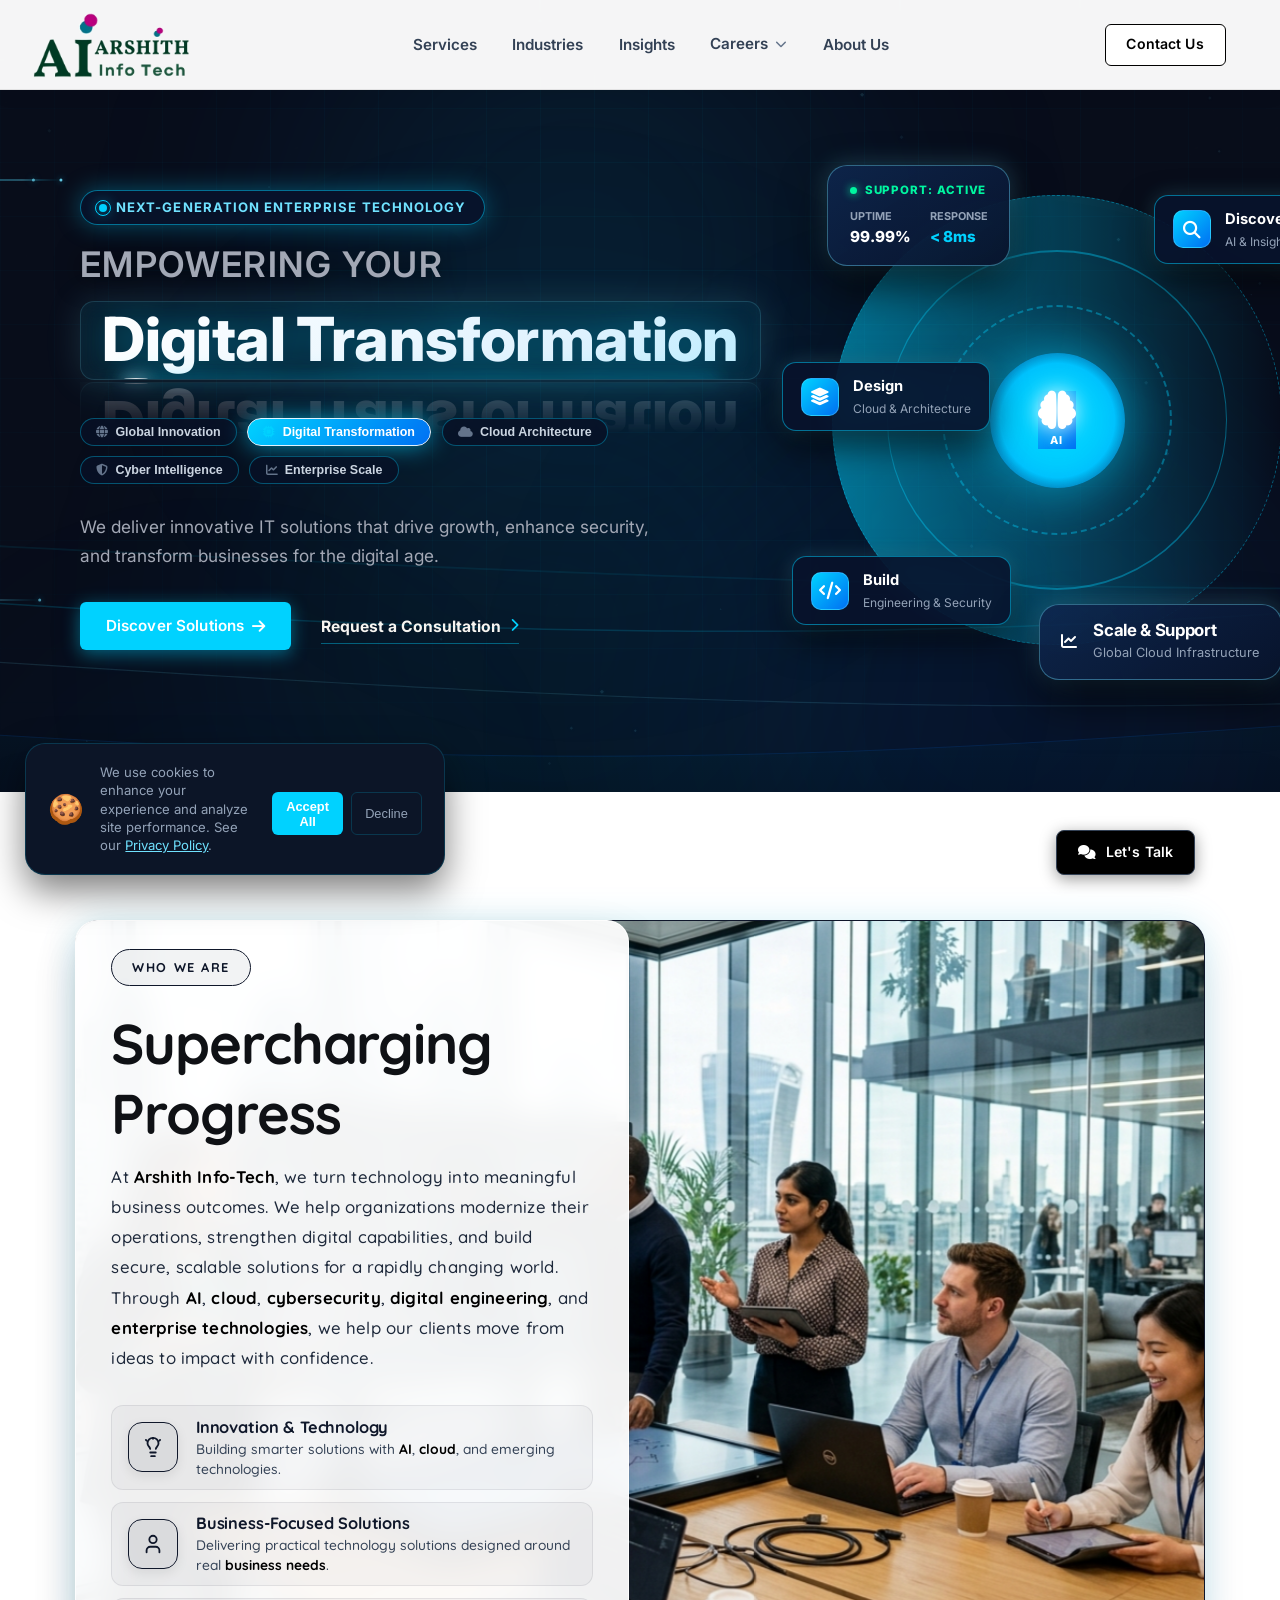
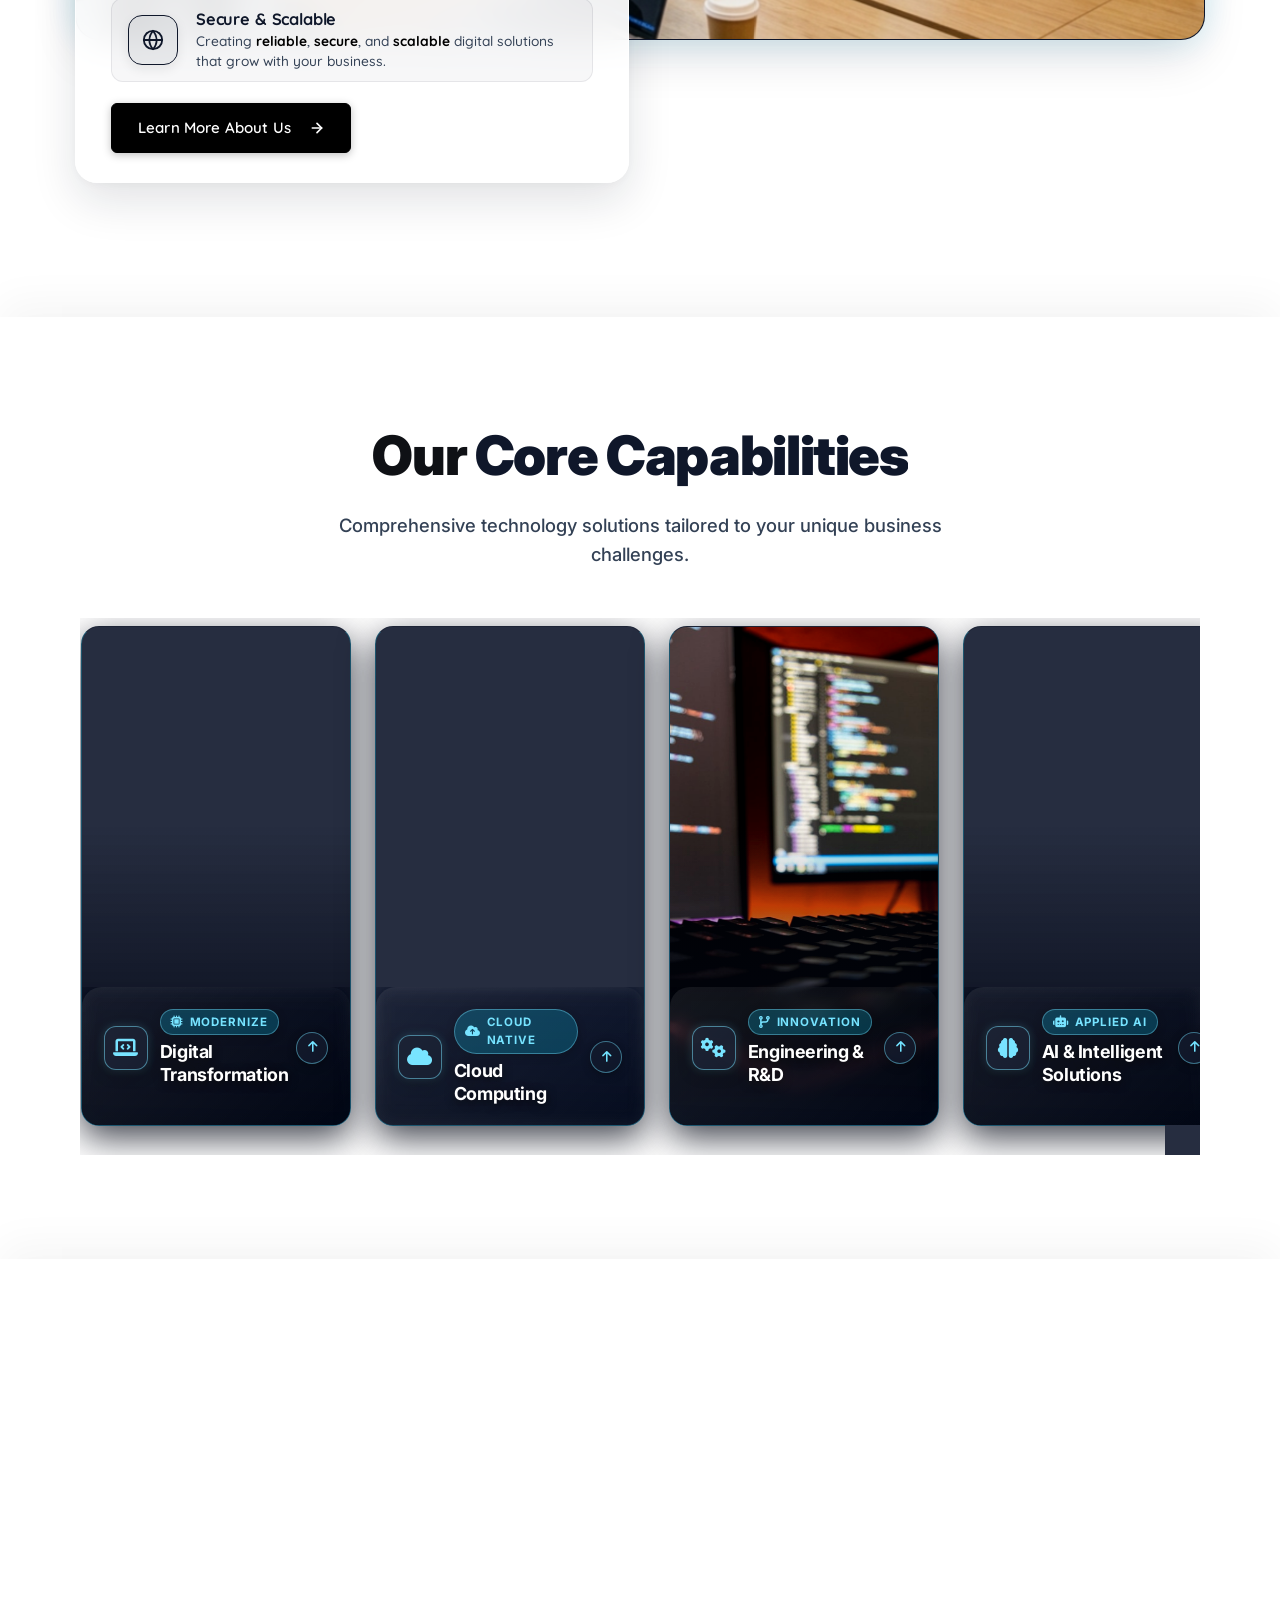
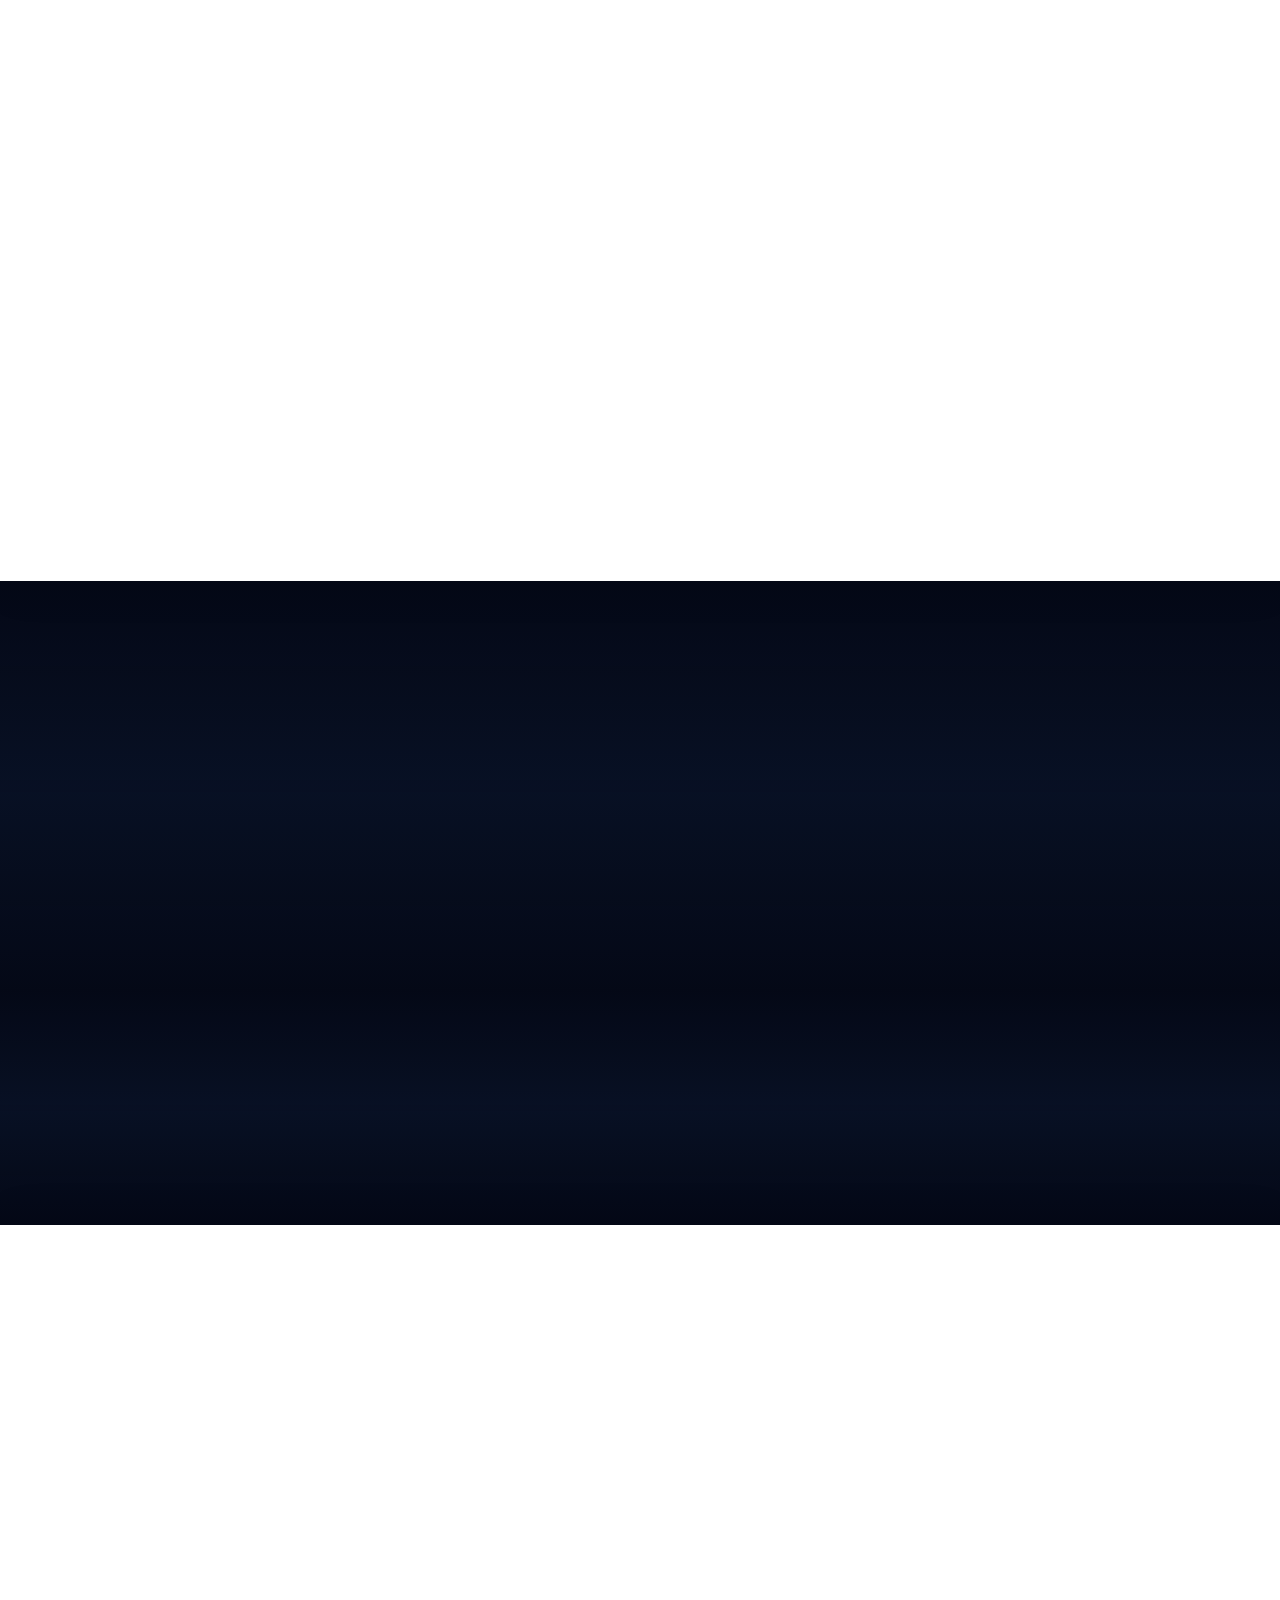
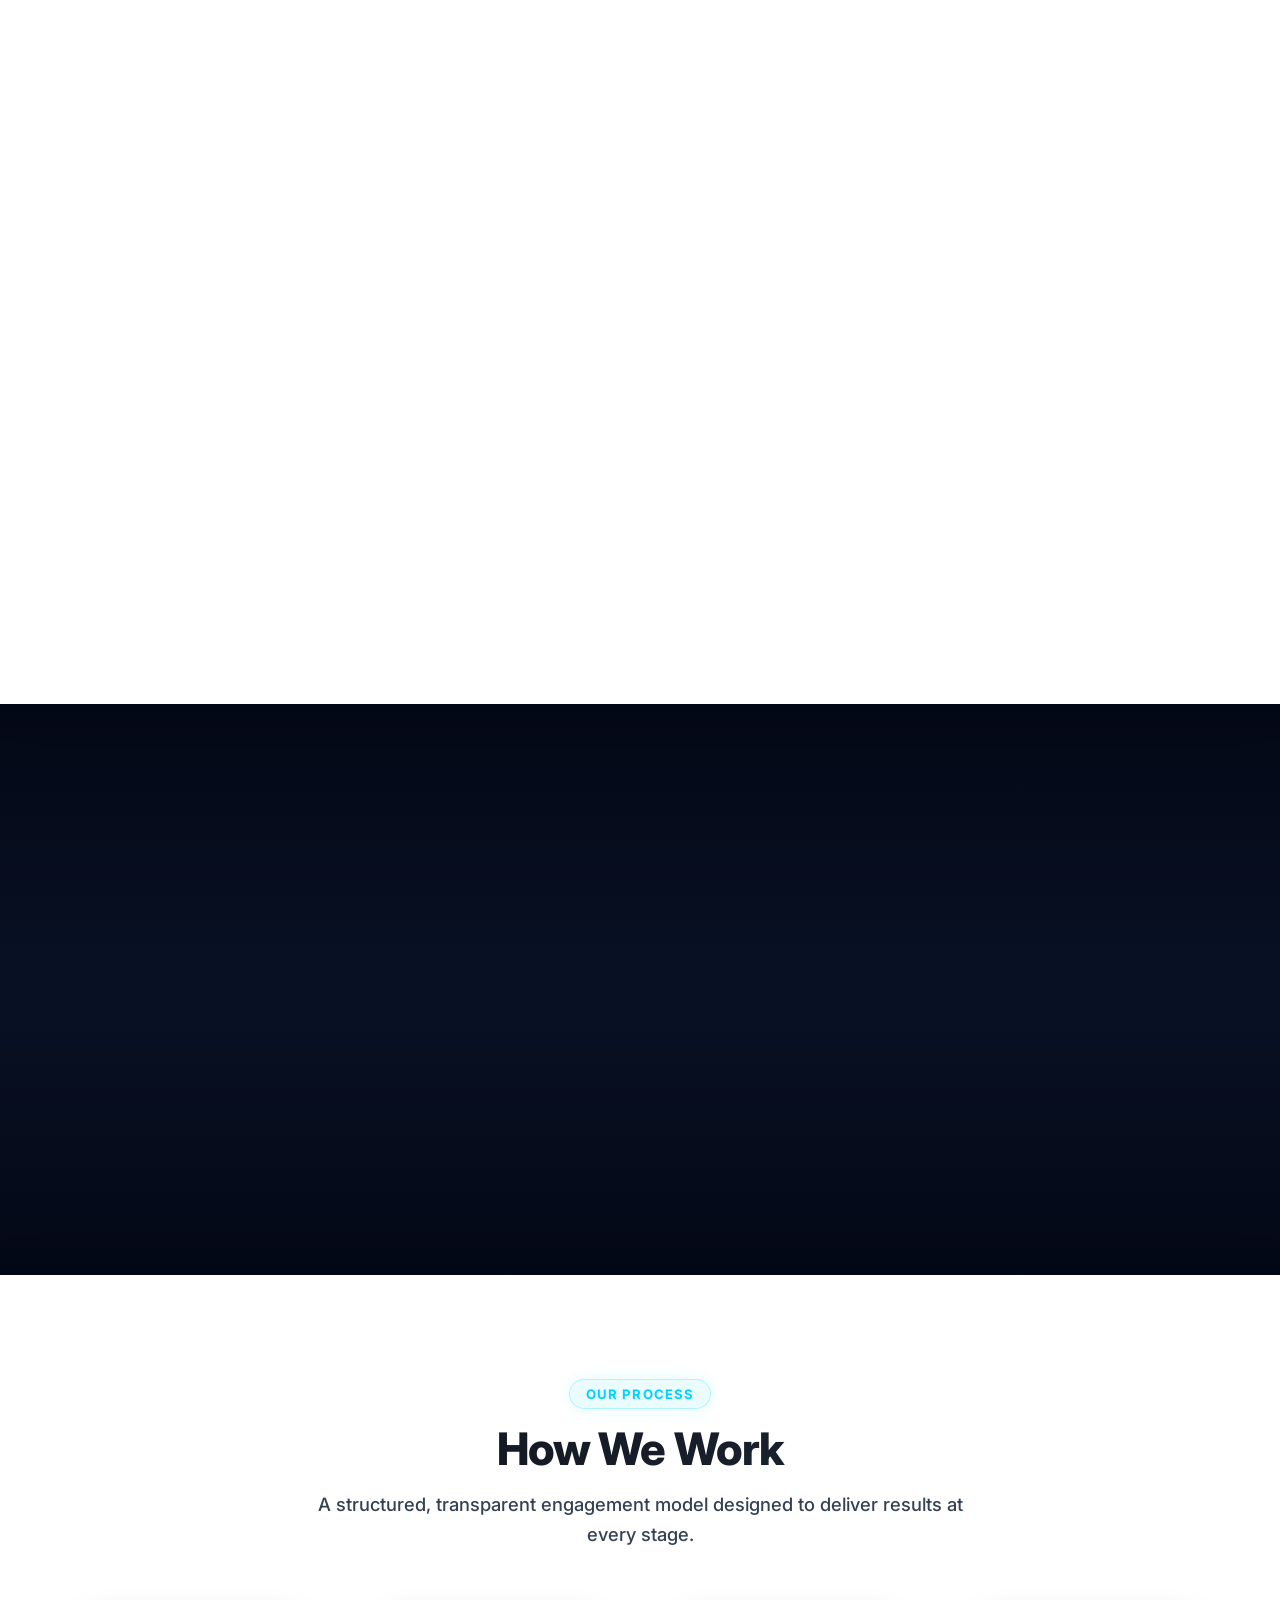
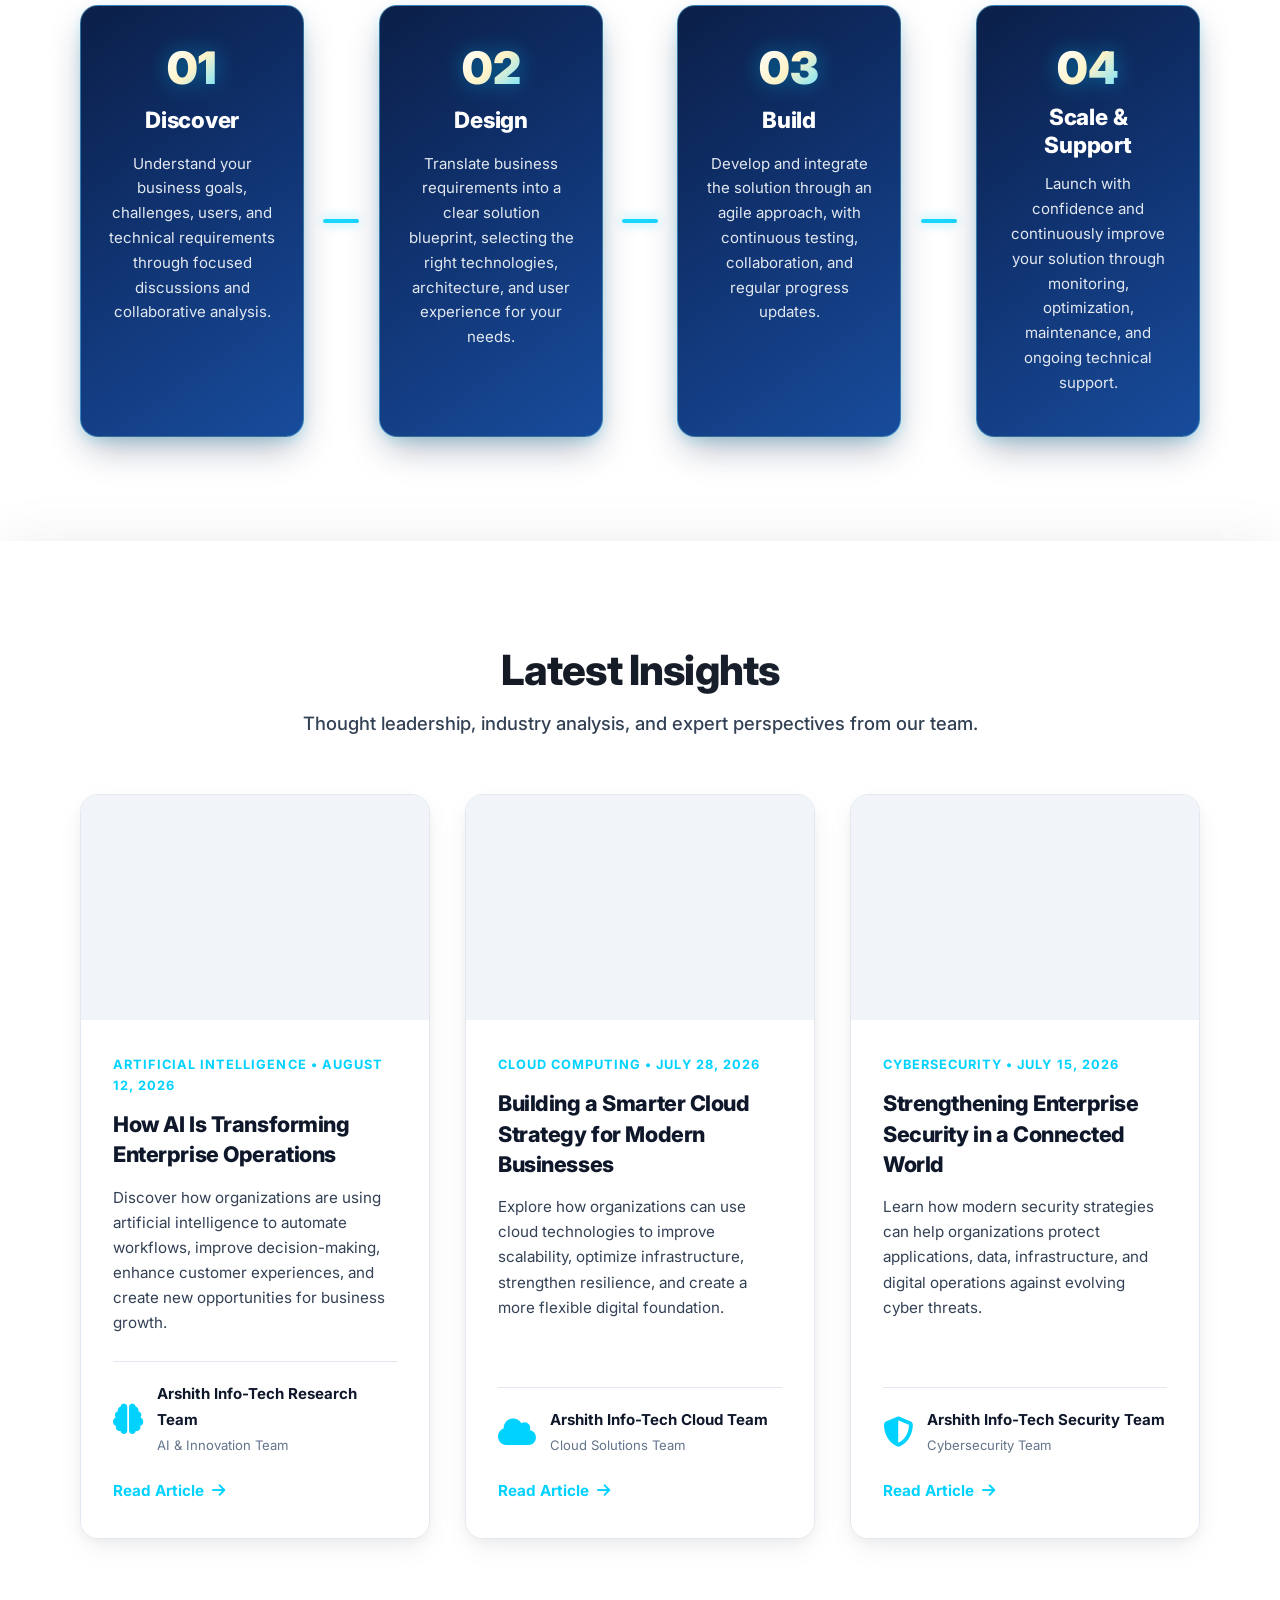
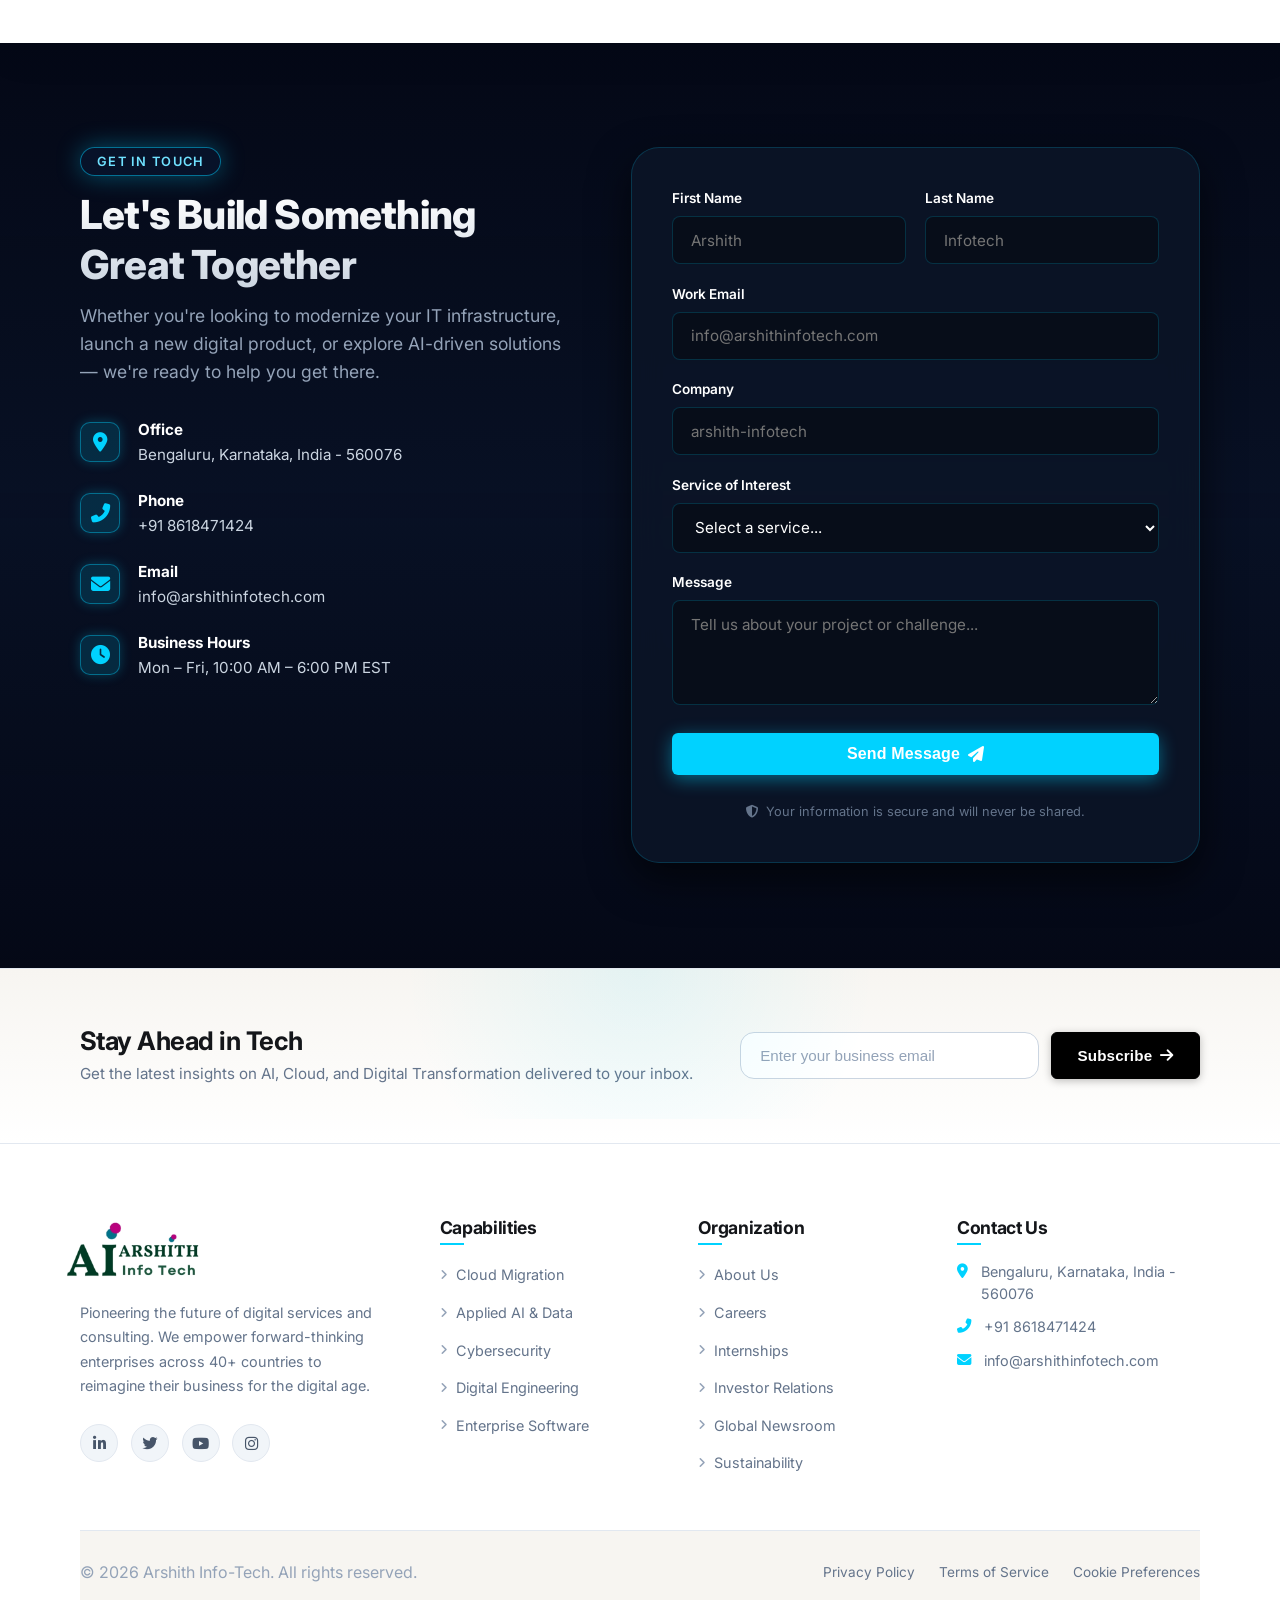
<file: index.html>
<!DOCTYPE html>
<html lang="en">

<head>
  <meta charset="UTF-8">
  <meta name="viewport" content="width=device-width, initial-scale=1.0">
  <title>Info-tech | Empowering Digital Transformation</title>
  <!-- Google Fonts -->
  <link rel="preconnect" href="https://fonts.googleapis.com">
  <link rel="preconnect" href="https://fonts.gstatic.com" crossorigin>
  <link
    href="https://fonts.googleapis.com/css2?family=Inter:wght@300;400;500;600;700;800;900&family=Outfit:wght@300;400;500;600;700;800;900&family=Quicksand:wght@400;500;600;700&display=swap"
    rel="stylesheet">
  <!-- FontAwesome -->
  <link rel="stylesheet" href="https://cdnjs.cloudflare.com/ajax/libs/font-awesome/6.4.0/css/all.min.css">
  <!-- Custom CSS -->
  <link rel="stylesheet" href="css/style.css?v=20260917_v8_industries_perfect">
  <link rel="stylesheet" href="footer-premium.css?v=20260917_v8_industries_perfect">
</head>

<body class="theme-page-cyber-blue page-home">

  <!-- Global Animated Background (Interactive Constellation Canvas + Ambient Aurora Glow) -->
  <div class="global-aurora-bg">
    <div class="aurora-orb aurora-orb-1"></div>
    <div class="aurora-orb aurora-orb-2"></div>
    <div class="aurora-orb aurora-orb-3"></div>
    <div class="aurora-orb aurora-orb-4"></div>
  </div>
  <canvas id="globalParticlesCanvas"></canvas>


  <!-- Navbar -->
  <nav class="navbar">
    <div class="container">
      <a href="index.html" class="logo">
        <img src="assets/images/logo-official.png" alt="Arshith Info-Tech" class="logo-img">
      </a>
      <ul class="nav-links">
        <div class="drawer-header">
          <button class="drawer-close" aria-label="Close menu"><i class="fas fa-times"></i></button>
        </div>
        <li><a href="services.html"><i class="fas fa-laptop-code"></i> Services</a></li>
        <li><a href="industries.html"><i class="fas fa-layer-group"></i> Industries</a></li>
        <li><a href="insights.html"><i class="fas fa-newspaper"></i> Insights</a></li>

        <!-- Careers Dropdown Navigation Item -->
        <li class="nav-item-dropdown">
          <a href="javascript:void(0)" class="dropdown-trigger" aria-haspopup="true" aria-expanded="false">
            <i class="fas fa-briefcase"></i> Careers <i class="fas fa-chevron-down nav-dropdown-arrow"></i>
          </a>
          <ul class="nav-dropdown-menu">
            <li>
              <a href="careers.html" class="nav-dropdown-link">
                <span class="dropdown-link-icon"><i class="fas fa-user-tie"></i></span>
                <div class="dropdown-link-text">
                  <strong>Full-Time Careers</strong>
                  <small>Experienced &amp; Early Career Openings</small>
                </div>
              </a>
            </li>
            <li>
              <a href="internships.html" class="nav-dropdown-link">
                <span class="dropdown-link-icon"><i class="fas fa-graduation-cap"></i></span>
                <div class="dropdown-link-text">
                  <strong>Internships 2026</strong>
                  <small>Students &amp; Graduate Programs</small>
                </div>
              </a>
            </li>
          </ul>
        </li>

        <li><a href="about-infotech.html"><i class="fas fa-building"></i> About Us</a></li>
        <li class="drawer-cta-item"><a href="javascript:void(0)" class="btn btn-primary drawer-cta-btn"
            aria-haspopup="dialog"><i class="fas fa-paper-plane"></i> Contact Us</a></li>
      </ul>
      <a href="javascript:void(0)" class="btn btn-primary nav-cta" aria-haspopup="dialog">Contact Us</a>
      <div class="menu-toggle" aria-label="Open Navigation Menu">
        <i class="fas fa-bars"></i>
      </div>
    </div>
  </nav>

  <!-- Mobile Menu Overlay -->
  <div id="menuOverlay"></div>

  <!-- Hero Section -->
  <header class="hero">

    <div class="container">
      <div class="hero-content">
        <div class="hero-badge">
          <span class="pulse-dot"></span> Next-Generation Enterprise Technology
        </div>
        <h1 class="hero-title">
          <span class="hero-title-prefix">Empowering Your</span>
          <div class="hologram-text-container">
            <span class="hologram-scramble-text" id="hologramScramble">Global Innovation</span>
            <div class="hologram-energy-bar"></div>
          </div>
        </h1>

        <div class="hero-tech-pills">
          <button class="tech-pill active"><i class="fas fa-globe"></i> Global Innovation</button>
          <button class="tech-pill"><i class="fas fa-microchip"></i> Digital Transformation</button>
          <button class="tech-pill"><i class="fas fa-cloud"></i> Cloud Architecture</button>
          <button class="tech-pill"><i class="fas fa-shield-halved"></i> Cyber Intelligence</button>
          <button class="tech-pill"><i class="fas fa-chart-line"></i> Enterprise Scale</button>
        </div>

        <p class="hero-subtitle">We deliver innovative IT solutions that drive growth, enhance security, and transform
          businesses for the digital age.</p>

        <div class="hero-cta">
          <a href="#services" class="btn btn-primary">
            <span>Discover Solutions</span>
            <i class="fas fa-arrow-right"></i>
          </a>
          <a href="#contact" class="hero-text-link">
            <span>Request a Consultation</span>
            <i class="fas fa-chevron-right"></i>
          </a>
        </div>
      </div>

      <!-- Right Column: AI Orbit Visualizer Hub (Restored Previous Orbit Style) -->
      <div class="hero-ai-visualizer reveal-right">
        <div class="ai-core-hub">
          <!-- Concentric AI Radar Rings -->
          <div class="ai-ring ai-ring-outer"></div>
          <div class="ai-ring ai-ring-middle"></div>
          <div class="ai-ring ai-ring-inner"></div>
          <div class="ai-laser-scanner"></div>

          <!-- Central Glowing AI Nexus -->
          <div class="ai-nexus">
            <div class="nexus-glow"></div>
            <div class="nexus-core">
              <i class="fas fa-brain"></i>
              <span>AI</span>
            </div>
          </div>

          <!-- 1. Discover Node (Top Right) -->
          <div class="ai-orbit-node node-1">
            <div class="orbit-icon"><i class="fas fa-search"></i></div>
            <div class="orbit-info">
              <strong>Discover</strong>
              <small>AI &amp; Insights</small>
            </div>
          </div>

          <!-- 2. Design Node (Middle Left) -->
          <div class="ai-orbit-node node-2">
            <div class="orbit-icon"><i class="fas fa-layer-group"></i></div>
            <div class="orbit-info">
              <strong>Design</strong>
              <small>Cloud &amp; Architecture</small>
            </div>
          </div>

          <!-- 3. Build Node (Bottom Left) -->
          <div class="ai-orbit-node node-3">
            <div class="orbit-icon"><i class="fas fa-code"></i></div>
            <div class="orbit-info">
              <strong>Build</strong>
              <small>Engineering &amp; Security</small>
            </div>
          </div>

          <!-- 4. Support Live Telemetry Card (Top Left) -->
          <div class="floating-ai-card live-status-card">
            <div class="live-indicator">
              <span class="live-dot"></span>
              <span class="live-text">SUPPORT: ACTIVE</span>
            </div>
            <div class="live-stats">
              <div class="stat-mini">
                <span>UPTIME</span>
                <strong>99.99%</strong>
              </div>
              <div class="stat-mini">
                <span>RESPONSE</span>
                <strong style="color: #00d2ff;">&lt; 8ms</strong>
              </div>
            </div>
          </div>

          <!-- 5. Scale & Support Card (Bottom Right) -->
          <div class="floating-ai-card live-node-card">
            <div class="floating-icon">
              <i class="fas fa-chart-line"></i>
            </div>
            <div>
              <h4>Scale &amp; Support</h4>
              <p>Global Cloud Infrastructure</p>
            </div>
          </div>

        </div>
      </div>
    </div>
  </header>

  <!-- Who We Are / Supercharging Progress Section - Scroll-Driven Morphing Transformation -->
  <section id="about" class="supercharge-scroll-track">
    <div class="supercharge-sticky-wrap">
      <div class="container supercharge-container">
        <div class="supercharge-stage">

          <!-- Text Column (Always displayed with the image in an ultra-crisp glass card, sticks to side during morph) -->
          <div class="supercharge-text-col">
            <div class="who-we-are-badge">WHO WE ARE</div>
            <h2 class="about-hero-title">Supercharging Progress</h2>
            <p class="about-hero-desc">At <strong>Arshith Info-Tech</strong>, we turn technology into meaningful
              business outcomes. We help organizations modernize their operations, strengthen digital capabilities, and
              build secure, scalable solutions for a rapidly changing world. Through <strong>AI</strong>,
              <strong>cloud</strong>, <strong>cybersecurity</strong>, <strong>digital engineering</strong>, and
              <strong>enterprise technologies</strong>, we help our clients move from ideas to impact with confidence.
            </p>

            <div class="about-features-stack">
              <div class="about-feature-item">
                <div class="about-feature-icon">
                  <svg width="22" height="22" viewBox="0 0 24 24" fill="none" stroke="currentColor" stroke-width="2"
                    stroke-linecap="round" stroke-linejoin="round">
                    <path d="M9 18h6" />
                    <path d="M10 22h4" />
                    <path
                      d="M15.09 14c.18-.98.65-1.74 1.41-2.5A4.65 4.65 0 0 0 18 8 6 6 0 0 0 6 8c0 1 .23 2.23 1.5 3.5A4.61 4.61 0 0 1 8.91 14" />
                    <line x1="12" y1="2" x2="12" y2="3" />
                    <line x1="4.22" y1="4.22" x2="4.93" y2="4.93" />
                    <line x1="19.78" y1="4.22" x2="19.07" y2="4.93" />
                  </svg>
                </div>
                <div class="about-feature-details">
                  <h4>Innovation &amp; Technology</h4>
                  <p>Building smarter solutions with <strong style="color: #000000; font-weight: 700;">AI</strong>,
                    <strong style="color: #000000; font-weight: 700;">cloud</strong>, and emerging technologies.
                  </p>
                </div>
              </div>

              <div class="about-feature-item">
                <div class="about-feature-icon">
                  <svg width="22" height="22" viewBox="0 0 24 24" fill="none" stroke="currentColor" stroke-width="2"
                    stroke-linecap="round" stroke-linejoin="round">
                    <path d="M19 21v-2a4 4 0 0 0-4-4H9a4 4 0 0 0-4 4v2" />
                    <circle cx="12" cy="7" r="4" />
                  </svg>
                </div>
                <div class="about-feature-details">
                  <h4>Business-Focused Solutions</h4>
                  <p>Delivering practical technology solutions designed around real <strong
                      style="color: #000000; font-weight: 700;">business needs</strong>.</p>
                </div>
              </div>

              <div class="about-feature-item">
                <div class="about-feature-icon">
                  <svg width="22" height="22" viewBox="0 0 24 24" fill="none" stroke="currentColor" stroke-width="2"
                    stroke-linecap="round" stroke-linejoin="round">
                    <circle cx="12" cy="12" r="10" />
                    <line x1="2" y1="12" x2="22" y2="12" />
                    <path
                      d="M12 2a15.3 15.3 0 0 1 4 10 15.3 15.3 0 0 1-4 10 15.3 15.3 0 0 1-4-10 15.3 15.3 0 0 1 4-10z" />
                  </svg>
                </div>
                <div class="about-feature-details">
                  <h4>Secure &amp; Scalable</h4>
                  <p>Creating <strong style="color: #000000; font-weight: 700;">reliable</strong>, <strong
                      style="color: #000000; font-weight: 700;">secure</strong>, and <strong
                      style="color: #000000; font-weight: 700;">scalable</strong> digital solutions that grow with your
                    business.</p>
                </div>
              </div>
            </div>

            <a href="about-infotech.html" class="about-cta-button">
              Learn More About Us <svg width="16" height="16" viewBox="0 0 24 24" fill="none" stroke="currentColor"
                stroke-width="2.5" stroke-linecap="round" stroke-linejoin="round"
                style="display:inline-block; vertical-align:middle; margin-left:6px;">
                <line x1="5" y1="12" x2="19" y2="12"></line>
                <polyline points="12 5 19 12 12 19"></polyline>
              </svg>
            </a>
          </div>

          <!-- Image Column (Starts FULL-WIDTH, smoothly morphs to RIGHT) -->
          <div class="supercharge-image-col">
            <div class="supercharge-showcase-frame">
              <img src="assets/images/corporate-engineering-hub-2026.jpg?v=20260916_hub"
                alt="InfoTech Innovation & Engineering Team - Supercharging Progress" class="supercharge-showcase-img">
              <div class="supercharge-hover-overlay"></div>

              <!-- Floating Top Badge -->
              <div class="supercharge-hover-badge">
                <span class="badge-dot"></span> Enterprise Innovation &amp; Scale
              </div>

              <!-- Floating Trust Badge -->
              <div class="about-trust-card">
                <div class="about-trust-icon">
                  <svg width="28" height="28" viewBox="0 0 24 24" fill="none" stroke="#00d2ff" stroke-width="1.8"
                    stroke-linecap="round" stroke-linejoin="round">
                    <path d="M6 22V4a2 2 0 0 1 2-2h8a2 2 0 0 1 2 2v18Z" />
                    <path d="M6 12H4a2 2 0 0 0-2 2v8h4" />
                    <path d="M18 9h2a2 2 0 0 1 2 2v11h-4" />
                    <path d="M10 6h4" />
                    <path d="M10 10h4" />
                    <path d="M10 14h4" />
                    <path d="M10 18h4" />
                  </svg>
                </div>
                <div class="about-trust-text">
                  Building the future with technology and trust
                </div>
              </div>
            </div>
          </div>

        </div>
      </div>
    </div>
  </section>

  <!-- Services Section -->
  <section id="services" class="section-padding bg-alt">
    <div class="container">
      <div class="text-center reveal-up capabilities-heading-wrap">
        <h2 class="section-title capabilities-heading-animated">
          Our <span class="capabilities-accent-reflect">Core Capabilities</span>
        </h2>
        <p class="section-subtitle">Comprehensive technology solutions tailored to your unique business challenges.</p>
      </div>
      <div class="services-grid">
        <!-- Card 1: Digital Transformation -->
        <div class="service-card reveal-scale delay-100" data-modal="digital-transformation">
          <div class="service-card-bg"
            style="background-image: url('assets/images/realtime-digital-transformation.jpg');"></div>
          <div class="service-card-overlay"></div>
          <div class="service-card-content">
            <div class="service-card-header">
              <div class="service-icon-wrap">
                <i class="fas fa-laptop-code service-icon"></i>
              </div>
              <div class="service-title-col">
                <span class="service-badge-tag"><i class="fas fa-microchip"></i> Modernize</span>
                <h3>Digital Transformation</h3>
              </div>
              <div class="service-slide-cue">
                <i class="fas fa-arrow-up"></i>
              </div>
            </div>
            <div class="service-card-body">
              <div class="service-divider"></div>
              <p>Transforming traditional business processes into connected digital experiences using modern technology,
                intelligent automation, and data-driven solutions.</p>
              <ul class="service-matter-points">
                <li><i class="fas fa-circle-check"></i> Legacy System Modernization</li>
                <li><i class="fas fa-circle-check"></i> Business Process Automation</li>
                <li><i class="fas fa-circle-check"></i> Digital Experience Transformation</li>
              </ul>
              <div class="service-footer">
                <span class="card-learn">Explore Capabilities <i class="fas fa-arrow-right"></i></span>
              </div>
            </div>
          </div>
        </div>

        <!-- Card 2: Cloud Computing -->
        <div class="service-card reveal-scale delay-200" data-modal="cloud-computing">
          <div class="service-card-bg" style="background-image: url('assets/images/realtime-cloud-computing.jpg');">
          </div>
          <div class="service-card-overlay"></div>
          <div class="service-card-content">
            <div class="service-card-header">
              <div class="service-icon-wrap">
                <i class="fas fa-cloud service-icon"></i>
              </div>
              <div class="service-title-col">
                <span class="service-badge-tag"><i class="fas fa-cloud-arrow-up"></i> Cloud Native</span>
                <h3>Cloud Computing</h3>
              </div>
              <div class="service-slide-cue">
                <i class="fas fa-arrow-up"></i>
              </div>
            </div>
            <div class="service-card-body">
              <div class="service-divider"></div>
              <p>Designing secure and scalable cloud environments that improve flexibility, performance, availability,
                and operational efficiency.</p>
              <ul class="service-matter-points">
                <li><i class="fas fa-circle-check"></i> Cloud Migration & Modernization</li>
                <li><i class="fas fa-circle-check"></i> Cloud Infrastructure</li>
                <li><i class="fas fa-circle-check"></i> Cloud Security & Management</li>
              </ul>
              <div class="service-footer">
                <span class="card-learn">Explore Capabilities <i class="fas fa-arrow-right"></i></span>
              </div>
            </div>
          </div>
        </div>

        <!-- Card 3: Engineering & R&D -->
        <div class="service-card reveal-scale delay-300" data-modal="engineering-rd">
          <div class="service-card-bg" style="background-image: url('assets/images/realtime-engineering-rd.jpg');">
          </div>
          <div class="service-card-overlay"></div>
          <div class="service-card-content">
            <div class="service-card-header">
              <div class="service-icon-wrap">
                <i class="fas fa-cogs service-icon"></i>
              </div>
              <div class="service-title-col">
                <span class="service-badge-tag"><i class="fas fa-code-branch"></i> Innovation</span>
                <h3>Engineering & R&D</h3>
              </div>
              <div class="service-slide-cue">
                <i class="fas fa-arrow-up"></i>
              </div>
            </div>
            <div class="service-card-body">
              <div class="service-divider"></div>
              <p>Turning complex ideas into reliable technology products through engineering expertise, research,
                prototyping, and continuous innovation.</p>
              <ul class="service-matter-points">
                <li><i class="fas fa-circle-check"></i> Product Engineering</li>
                <li><i class="fas fa-circle-check"></i> Research & Innovation</li>
                <li><i class="fas fa-circle-check"></i> Prototyping & Development</li>
              </ul>
              <div class="service-footer">
                <span class="card-learn">Explore Capabilities <i class="fas fa-arrow-right"></i></span>
              </div>
            </div>
          </div>
        </div>

        <!-- Card 4: AI & Intelligent Solutions -->
        <div class="service-card reveal-scale delay-400" data-modal="ai-intelligent-solutions">
          <div class="service-card-bg" style="background-image: url('assets/images/realtime-ai-solutions.jpg');"></div>
          <div class="service-card-overlay"></div>
          <div class="service-card-content">
            <div class="service-card-header">
              <div class="service-icon-wrap">
                <i class="fas fa-brain service-icon"></i>
              </div>
              <div class="service-title-col">
                <span class="service-badge-tag"><i class="fas fa-robot"></i> Applied AI</span>
                <h3>AI & Intelligent Solutions</h3>
              </div>
              <div class="service-slide-cue">
                <i class="fas fa-arrow-up"></i>
              </div>
            </div>
            <div class="service-card-body">
              <div class="service-divider"></div>
              <p>Harnessing artificial intelligence and machine learning to automate repetitive work, generate insights,
                and support smarter business decisions.</p>
              <ul class="service-matter-points">
                <li><i class="fas fa-circle-check"></i> AI & Machine Learning</li>
                <li><i class="fas fa-circle-check"></i> Intelligent Automation</li>
                <li><i class="fas fa-circle-check"></i> Predictive Analytics</li>
              </ul>
              <div class="service-footer">
                <span class="card-learn">Explore Capabilities <i class="fas fa-arrow-right"></i></span>
              </div>
            </div>
          </div>
        </div>

        <!-- Card 5: Cybersecurity -->
        <div class="service-card reveal-scale delay-500" data-modal="cybersecurity">
          <div class="service-card-bg" style="background-image: url('assets/images/realtime-cybersecurity.jpg');"></div>
          <div class="service-card-overlay"></div>
          <div class="service-card-content">
            <div class="service-card-header">
              <div class="service-icon-wrap">
                <i class="fas fa-shield-halved service-icon"></i>
              </div>
              <div class="service-title-col">
                <span class="service-badge-tag"><i class="fas fa-shield-halved"></i> 24/7 SecOps</span>
                <h3>Cybersecurity</h3>
              </div>
              <div class="service-slide-cue">
                <i class="fas fa-arrow-up"></i>
              </div>
            </div>
            <div class="service-card-body">
              <div class="service-divider"></div>
              <p>Strengthening digital environments with proactive security practices that protect applications,
                infrastructure, systems, and business data.</p>
              <ul class="service-matter-points">
                <li><i class="fas fa-circle-check"></i> Threat Detection & Monitoring</li>
                <li><i class="fas fa-circle-check"></i> Application & Data Security</li>
                <li><i class="fas fa-circle-check"></i> Security Assessment</li>
              </ul>
              <div class="service-footer">
                <span class="card-learn">Explore Capabilities <i class="fas fa-arrow-right"></i></span>
              </div>
            </div>
          </div>
        </div>
      </div>
    </div>
  </section>

  <!-- Industries Section -->
  <!-- Industries Section - Horizontal Cinematic Expanding Panels -->
  <section id="industries" class="section-padding">
    <div class="container">
      <div class="text-center reveal-up">
        <h4 class="section-badge">Industries We Serve</h4>
        <h2 class="section-title">Domain Expertise</h2>
        <p class="section-subtitle">Delivering tailored technology solutions across major global industries.</p>
      </div>

      <!-- Horizontal Cinematic Expanding Stage -->
      <div class="cinematic-stage reveal-up">

        <!-- Panel 1: Financial Services -->
        <div class="cinematic-panel" data-domain="finance">
          <div class="cinematic-panel-bg" style="background-image: url('assets/images/real-industry-finance.jpg');">
          </div>
          <div class="cinematic-panel-overlay"></div>

          <!-- Inactive Narrow Strip Preview Label -->
          <div class="cinematic-strip-preview">
            <span class="strip-pill-icon"><i class="fas fa-landmark"></i></span>
            <span class="strip-pill-text">Banking &amp; FinTech</span>
          </div>

          <!-- Active Hero Banner Content -->
          <div class="cinematic-banner-content">
            <div class="cinematic-banner-header">
              <span class="cinematic-tag-pill">
                <i class="fas fa-landmark"></i> Banking &amp; FinTech
              </span>
            </div>

            <h3 class="cinematic-main-title">Financial Services</h3>
            <p class="cinematic-main-desc">Modernizing financial operations with secure digital platforms, intelligent
              risk management, and technology-driven banking experiences.</p>

            <ul class="cinematic-matter-list">
              <li><i class="fas fa-circle-check"></i> Digital Banking Modernization</li>
              <li><i class="fas fa-circle-check"></i> AI-Powered Risk &amp; Fraud Detection</li>
              <li><i class="fas fa-circle-check"></i> Secure Payment &amp; Transaction Solutions</li>
            </ul>

            <div class="cinematic-action-wrap">
              <button type="button" class="btn-cinematic-explore" data-domain-trigger="finance">
                <span>Explore Solutions</span>
                <i class="fas fa-arrow-right"></i>
              </button>
            </div>
          </div>
        </div>

        <!-- Panel 2: Healthcare (Default Active Center Banner) -->
        <div class="cinematic-panel is-active" data-domain="healthcare">
          <div class="cinematic-panel-bg" style="background-image: url('assets/images/real-industry-healthcare.jpg');">
          </div>
          <div class="cinematic-panel-overlay"></div>

          <!-- Inactive Narrow Strip Preview Label -->
          <div class="cinematic-strip-preview">
            <span class="strip-pill-icon"><i class="fas fa-heart-pulse"></i></span>
            <span class="strip-pill-text">Digital Health</span>
          </div>

          <!-- Active Hero Banner Content -->
          <div class="cinematic-banner-content">
            <div class="cinematic-banner-header">
              <span class="cinematic-tag-pill">
                <i class="fas fa-heart-pulse"></i> Digital Health
              </span>
            </div>

            <h3 class="cinematic-main-title">Healthcare</h3>
            <p class="cinematic-main-desc">Enabling connected healthcare experiences through secure digital platforms,
              intelligent data solutions, and technology-enabled patient services.</p>

            <ul class="cinematic-matter-list">
              <li><i class="fas fa-circle-check"></i> Digital Healthcare Platforms</li>
              <li><i class="fas fa-circle-check"></i> Healthcare Data &amp; Analytics</li>
              <li><i class="fas fa-circle-check"></i> Connected Patient Experiences</li>
            </ul>

            <div class="cinematic-action-wrap">
              <button type="button" class="btn-cinematic-explore" data-domain-trigger="healthcare">
                <span>Explore Solutions</span>
                <i class="fas fa-arrow-right"></i>
              </button>
            </div>
          </div>
        </div>

        <!-- Panel 3: Manufacturing -->
        <div class="cinematic-panel" data-domain="manufacturing">
          <div class="cinematic-panel-bg"
            style="background-image: url('assets/images/real-industry-manufacturing.jpg');"></div>
          <div class="cinematic-panel-overlay"></div>

          <!-- Inactive Narrow Strip Preview Label -->
          <div class="cinematic-strip-preview">
            <span class="strip-pill-icon"><i class="fas fa-industry"></i></span>
            <span class="strip-pill-text">Industry 4.0</span>
          </div>

          <!-- Active Hero Banner Content -->
          <div class="cinematic-banner-content">
            <div class="cinematic-banner-header">
              <span class="cinematic-tag-pill">
                <i class="fas fa-industry"></i> Industry 4.0
              </span>
            </div>

            <h3 class="cinematic-main-title">Manufacturing</h3>
            <p class="cinematic-main-desc">Connecting industrial operations with automation, intelligent systems, and
              real-time insights to create smarter and more efficient manufacturing environments.</p>

            <ul class="cinematic-matter-list">
              <li><i class="fas fa-circle-check"></i> Smart Factory Solutions</li>
              <li><i class="fas fa-circle-check"></i> Industrial Automation</li>
              <li><i class="fas fa-circle-check"></i> Real-Time Operations &amp; Analytics</li>
            </ul>

            <div class="cinematic-action-wrap">
              <button type="button" class="btn-cinematic-explore" data-domain-trigger="manufacturing">
                <span>Explore Solutions</span>
                <i class="fas fa-arrow-right"></i>
              </button>
            </div>
          </div>
        </div>

        <!-- Panel 4: Retail & CPG -->
        <div class="cinematic-panel" data-domain="retail">
          <div class="cinematic-panel-bg" style="background-image: url('assets/images/real-industry-retail.jpg');">
          </div>
          <div class="cinematic-panel-overlay"></div>

          <!-- Inactive Narrow Strip Preview Label -->
          <div class="cinematic-strip-preview">
            <span class="strip-pill-icon"><i class="fas fa-bag-shopping"></i></span>
            <span class="strip-pill-text">Commerce &amp; CPG</span>
          </div>

          <!-- Active Hero Banner Content -->
          <div class="cinematic-banner-content">
            <div class="cinematic-banner-header">
              <span class="cinematic-tag-pill">
                <i class="fas fa-bag-shopping"></i> Commerce &amp; CPG
              </span>
            </div>

            <h3 class="cinematic-main-title">Retail &amp; CPG</h3>
            <p class="cinematic-main-desc">Creating connected retail experiences and intelligent commerce solutions that
              help brands understand customers, optimize operations, and grow digitally.</p>

            <ul class="cinematic-matter-list">
              <li><i class="fas fa-circle-check"></i> Omnichannel Commerce</li>
              <li><i class="fas fa-circle-check"></i> Customer Experience Solutions</li>
              <li><i class="fas fa-circle-check"></i> Retail Analytics &amp; Optimization</li>
            </ul>

            <div class="cinematic-action-wrap">
              <button type="button" class="btn-cinematic-explore" data-domain-trigger="retail">
                <span>Explore Solutions</span>
                <i class="fas fa-arrow-right"></i>
              </button>
            </div>
          </div>
        </div>

      </div>
    </div>
  </section>

  <!-- Domain Expertise Solutions Popup Modal -->
  <div id="domainSolutionsModal" class="domain-solutions-modal-backdrop" role="dialog" aria-modal="true"
    aria-labelledby="domainModalTitle">
    <div class="domain-solutions-modal-box">
      <button type="button" class="domain-modal-close-btn" aria-label="Close modal">
        <i class="fas fa-times"></i>
      </button>

      <!-- Modal Header Banner -->
      <div class="domain-modal-header">
        <div class="domain-modal-banner" id="domainModalBanner"></div>
        <div class="domain-modal-header-overlay"></div>
        <div class="domain-modal-header-content">
          <span class="domain-modal-pill" id="domainModalPill">
            <i class="fas fa-landmark" id="domainModalPillIcon"></i>
            <span id="domainModalPillText">Banking &amp; FinTech</span>
          </span>
          <h2 id="domainModalTitle" class="domain-modal-title">Financial Services &amp; Banking Solutions</h2>
        </div>
      </div>

      <!-- Modal Scrollable Body -->
      <div class="domain-modal-body">
        <p class="domain-modal-overview" id="domainModalOverview"></p>

        <!-- Key Offerings Grid -->
        <div class="domain-modal-section-title">
          <i class="fas fa-layer-group"></i> Key Capabilities &amp; Technology Offerings
        </div>
        <div class="domain-modal-grid" id="domainModalPillars"></div>

        <!-- Impact Metrics -->
        <div class="domain-modal-section-title">
          <i class="fas fa-chart-line"></i> Measurable Business Impact
        </div>
        <div class="domain-modal-metrics-row" id="domainModalMetrics"></div>
      </div>

      <!-- Modal Footer -->
      <div class="domain-modal-footer">
        <button type="button" class="domain-modal-back-btn">
          <i class="fas fa-arrow-left"></i> Back to Domains
        </button>
        <button type="button" class="domain-modal-cta-btn" id="domainModalCta">
          <span>Request Industry Consultation</span>
          <i class="fas fa-arrow-right"></i>
        </button>
      </div>
    </div>
  </div>

  <!-- Careers Section -->
  <section id="careers" class="careers-section">
    <div class="container reveal-scale">
      <div class="careers-content text-center">
        <h2>Find Your Spark</h2>
        <p>Join a global network of innovators, creators, and problem solvers. Build a career that supercharges your
          potential and shapes the future of technology.</p>
        <a href="#contact" class="btn btn-primary mt-4">Explore Opportunities</a>
      </div>
    </div>
  </section>

  <!-- Stats/Impact Section -->
  <section id="stats" class="stats">
    <div class="container reveal-up">
      <div class="stat-item">
        <h4 class="counter" data-target="8">0</h4>
        <p>Years of Excellence</p>
      </div>
      <div class="stat-item">
        <h4><span class="counter" data-target="20">0</span>+</h4>
        <p>Global Clients</p>
      </div>
      <div class="stat-item">
        <h4><span class="counter" data-target="100">0</span>+</h4>
        <p>IT Professionals</p>
      </div>
      <!-- <div class="stat-item">
        <h4 class="counter" data-target="40">0</h4>
        <p>Countries Operated</p>
      </div> -->
    </div>
  </section>

  <!-- Why Info-tech Section -->
  <section id="why-us" class="section-padding">
    <div class="container">
      <div class="text-center reveal-up">
        <h4 class="section-badge">Why Choose Us</h4>
        <h2 class="section-title">What Sets Info-tech Apart</h2>
        <p class="section-subtitle">We don't just deliver technology — we deliver outcomes that transform how businesses
          compete and grow.</p>
      </div>
      <div class="why-grid">
        <div class="why-card card-blue reveal-up delay-100">
          <div class="why-icon"><i class="fas fa-rocket"></i></div>
          <h3>Outcome-First Approach</h3>
          <p>We focus on measurable business outcomes, designing every solution around the goals, priorities, and
            long-term success of our clients.</p>
        </div>
        <div class="why-card card-purple reveal-up delay-200">
          <div class="why-icon"><i class="fas fa-users"></i></div>
          <h3>Dedicated Expert Teams</h3>
          <p>Our skilled professionals bring specialized technical and industry knowledge to every project, ensuring
            focused execution and high-quality results.</p>
        </div>
        <div class="why-card card-cyan card-security reveal-up delay-300">
          <div class="why-icon"><i class="fas fa-lock"></i></div>
          <h3>Security by Design</h3>
          <p>Security is built into every stage of our solutions, from architecture and development to deployment,
            helping protect systems and business data.</p>
        </div>
        <div class="why-card card-green reveal-up delay-400">
          <div class="why-icon"><i class="fas fa-sync-alt"></i></div>
          <h3>Agile Delivery</h3>
          <p>We use flexible development practices to deliver solutions faster, adapt to changing requirements, and
            continuously improve through client feedback.</p>
        </div>
        <div class="why-card card-orange reveal-up delay-500">
          <div class="why-icon"><i class="fas fa-headset"></i></div>
          <h3>24/7 Support</h3>
          <p>Our support team helps keep critical systems reliable and available with continuous monitoring, proactive
            assistance, and timely issue resolution.</p>
        </div>
        <div class="why-card card-teal reveal-up delay-600">
          <div class="why-icon"><i class="fas fa-leaf"></i></div>
          <h3>Sustainable Tech</h3>
          <p>We build efficient technology solutions that balance performance and scalability with responsible use of
            resources and sustainable digital practices.</p>
        </div>
      </div>
    </div>
  </section>

  <!-- Technology Stack Section -->
  <section id="tech-stack" class="section-padding bg-alt">
    <div class="container">
      <div class="text-center reveal-up">
        <h4 class="section-badge">Our Technology Stack</h4>
        <h2 class="section-title">Powered by Industry-Leading Tools</h2>
        <p class="section-subtitle">We leverage the world's most trusted platforms and frameworks to build solutions
          that scale.</p>
      </div>
      <div class="tech-grid reveal-up delay-100">
        <div class="tech-badge"><i class="fab fa-aws"></i><span>AWS</span></div>
        <div class="tech-badge"><i class="fab fa-microsoft"></i><span>Azure</span></div>
        <div class="tech-badge"><i class="fab fa-google"></i><span>Google Cloud</span></div>
        <div class="tech-badge"><i class="fab fa-docker"></i><span>Docker</span></div>
        <div class="tech-badge"><i class="fas fa-dharmachakra"></i><span>Kubernetes</span></div>
        <div class="tech-badge"><i class="fab fa-react"></i><span>React</span></div>
        <div class="tech-badge"><i class="fab fa-node-js"></i><span>Node.js</span></div>
        <div class="tech-badge"><i class="fab fa-python"></i><span>Python</span></div>
        <div class="tech-badge"><i class="fas fa-database"></i><span>PostgreSQL</span></div>
        <div class="tech-badge"><i class="fab fa-git-alt"></i><span>DevOps & CI/CD</span></div>
      </div>
    </div>
  </section>

  <!-- How We Work Section -->
  <section id="process" class="section-padding">
    <div class="container">
      <div class="text-center reveal-up">
        <h4 class="section-badge">Our Process</h4>
        <h2 class="section-title">How We Work</h2>
        <p class="section-subtitle">A structured, transparent engagement model designed to deliver results at every
          stage.</p>
      </div>
      <div class="process-steps">
        <div class="process-step reveal-up delay-100">
          <div class="step-num">01</div>
          <h3>Discover</h3>
          <p>Understand your business goals, challenges, users, and technical requirements through focused discussions
            and collaborative analysis.</p>
        </div>
        <div class="process-connector"></div>
        <div class="process-step reveal-up delay-200">
          <div class="step-num">02</div>
          <h3>Design</h3>
          <p>Translate business requirements into a clear solution blueprint, selecting the right technologies,
            architecture, and user experience for your needs.</p>
        </div>
        <div class="process-connector"></div>
        <div class="process-step reveal-up delay-300">
          <div class="step-num">03</div>
          <h3>Build</h3>
          <p>Develop and integrate the solution through an agile approach, with continuous testing, collaboration, and
            regular progress updates.</p>
        </div>
        <div class="process-connector"></div>
        <div class="process-step reveal-up delay-400">
          <div class="step-num">04</div>
          <h3>Scale &amp; Support</h3>
          <p>Launch with confidence and continuously improve your solution through monitoring, optimization,
            maintenance, and ongoing technical support.</p>
        </div>
      </div>
    </div>
  </section>

  <!-- Insights Section -->
  <section id="insights" class="section-padding bg-alt">
    <div class="container">
      <div class="text-center reveal-up">
        <h2 class="section-title">Latest Insights</h2>
        <p class="section-subtitle">Thought leadership, industry analysis, and expert perspectives from our team.</p>
      </div>
      <div class="insights-grid">
        <!-- Card 1: Artificial Intelligence -->
        <div class="insight-card reveal-up delay-100">
          <div class="insight-img-wrap">
            <div class="insight-img"
              style="background-image: url('https://images.unsplash.com/photo-1677442136019-21780ecad995?auto=format&fit=crop&q=80&w=800');">
            </div>
          </div>
          <div class="insight-content">
            <span class="insight-meta">Artificial Intelligence • August 12, 2026</span>
            <h3>How AI Is Transforming Enterprise Operations</h3>
            <p>Discover how organizations are using artificial intelligence to automate workflows, improve
              decision-making, enhance customer experiences, and create new opportunities for business growth.</p>
            <div class="insight-author">
              <div class="author-avatar"><i class="fas fa-brain"></i></div>
              <div><strong>Arshith Info-Tech Research Team</strong><br><small>AI &amp; Innovation Team</small></div>
            </div>
            <a href="#contact" class="read-more">Read Article <i class="fas fa-arrow-right"></i></a>
          </div>
        </div>

        <!-- Card 2: Cloud Computing -->
        <div class="insight-card reveal-up delay-200">
          <div class="insight-img-wrap">
            <div class="insight-img"
              style="background-image: url('https://images.unsplash.com/photo-1451187580459-43490279c0fa?auto=format&fit=crop&q=80&w=800');">
            </div>
          </div>
          <div class="insight-content">
            <span class="insight-meta">Cloud Computing • July 28, 2026</span>
            <h3>Building a Smarter Cloud Strategy for Modern Businesses</h3>
            <p>Explore how organizations can use cloud technologies to improve scalability, optimize infrastructure,
              strengthen resilience, and create a more flexible digital foundation.</p>
            <div class="insight-author">
              <div class="author-avatar"><i class="fas fa-cloud"></i></div>
              <div><strong>Arshith Info-Tech Cloud Team</strong><br><small>Cloud Solutions Team</small></div>
            </div>
            <a href="#contact" class="read-more">Read Article <i class="fas fa-arrow-right"></i></a>
          </div>
        </div>

        <!-- Card 3: Cybersecurity -->
        <div class="insight-card reveal-up delay-300">
          <div class="insight-img-wrap">
            <div class="insight-img"
              style="background-image: url('https://images.unsplash.com/photo-1563986768609-322da13575f3?auto=format&fit=crop&q=80&w=800');">
            </div>
          </div>
          <div class="insight-content">
            <span class="insight-meta">Cybersecurity • July 15, 2026</span>
            <h3>Strengthening Enterprise Security in a Connected World</h3>
            <p>Learn how modern security strategies can help organizations protect applications, data, infrastructure,
              and digital operations against evolving cyber threats.</p>
            <div class="insight-author">
              <div class="author-avatar"><i class="fas fa-shield-halved"></i></div>
              <div><strong>Arshith Info-Tech Security Team</strong><br><small>Cybersecurity Team</small></div>
            </div>
            <a href="#contact" class="read-more">Read Article <i class="fas fa-arrow-right"></i></a>
          </div>
        </div>
      </div>
    </div>
  </section>

  <!-- Contact Section -->
  <section id="contact" class="section-padding contact-section">
    <div class="container">
      <div class="contact-grid">
        <div class="contact-info reveal-left">
          <h4 class="section-badge">Get In Touch</h4>
          <h2 class="section-title">Let's Build Something <span style="color: var(--primary);">Great Together</span>
          </h2>
          <p style="color: var(--text-muted); font-size: 1.1rem; margin-bottom: 2rem;">Whether you're looking to
            modernize your IT infrastructure, launch a new digital product, or explore AI-driven solutions — we're ready
            to help you get there.</p>
          <ul class="contact-details">
            <li><i class="fas fa-map-marker-alt"></i>
              <div><strong>Office</strong><br>Bengaluru, Karnataka, India - 560076</div>
            </li>
            <li><i class="fas fa-phone-alt"></i>
              <div><strong>Phone</strong><br>+91 8618471424</div>
            </li>
            <li><i class="fas fa-envelope"></i>
              <div><strong>Email</strong><br>info@arshithinfotech.com</div>
            </li>
            <li><i class="fas fa-clock"></i>
              <div><strong>Business Hours</strong><br>Mon – Fri, 10:00 AM – 6:00 PM EST</div>
            </li>
          </ul>
        </div>
        <div class="contact-form-wrap reveal-right">
          <form class="contact-form" id="contactForm">
            <div class="form-row">
              <div class="form-group">
                <label for="fname">First Name</label>
                <input type="text" id="fname" placeholder="Arshith" required>
              </div>
              <div class="form-group">
                <label for="lname">Last Name</label>
                <input type="text" id="lname" placeholder="Infotech" required>
              </div>
            </div>
            <div class="form-group">
              <label for="email">Work Email</label>
              <input type="email" id="email" placeholder="info@arshithinfotech.com" required>
            </div>
            <div class="form-group">
              <label for="company">Company</label>
              <input type="text" id="company" placeholder="arshith-infotech">
            </div>
            <div class="form-group">
              <label for="service">Service of Interest</label>
              <select id="service">
                <option value="">Select a service...</option>
                <option>Digital Transformation</option>
                <option>Cloud Computing</option>
                <option>Engineering &amp; R&amp;D</option>
                <option>Data &amp; AI</option>
                <option>Cybersecurity</option>
                <option>Infrastructure Management</option>
                <option>Other</option>
              </select>
            </div>
            <div class="form-group">
              <label for="message">Message</label>
              <textarea id="message" rows="4" placeholder="Tell us about your project or challenge..."></textarea>
            </div>
            <button type="submit" class="btn btn-primary form-submit-btn">Send Message <i
                class="fas fa-paper-plane"></i></button>
            <p class="form-note"><i class="fas fa-shield-alt"></i> Your information is secure and will never be shared.
            </p>
          </form>
          <div class="form-success" id="formSuccess" style="display:none;">
            <i class="fas fa-check-circle"></i>
            <h3>Message Sent!</h3>
            <p>Thank you for reaching out. Our team will contact you within 1 business day.</p>
          </div>
        </div>
      </div>
    </div>
  </section>

  <!-- Enhanced Premium Footer -->
  <footer class="footer">
    <div class="footer-newsletter">
      <div class="container">
        <div class="newsletter-content">
          <div class="newsletter-text">
            <h3>Stay Ahead in Tech</h3>
            <p>Get the latest insights on AI, Cloud, and Digital Transformation delivered to your inbox.</p>
          </div>
          <form class="newsletter-form">
            <input type="email" placeholder="Enter your business email" required>
            <button type="submit" class="btn btn-primary">Subscribe <i class="fas fa-arrow-right"></i></button>
          </form>
        </div>
      </div>
    </div>

    <div class="container">
      <div class="footer-grid">
        <div class="footer-brand">
          <a href="index.html" class="logo footer-logo">
            <img src="assets/images/logo-official.png" alt="Arshith Info-Tech" class="logo-img">
          </a>
          <p class="footer-about">Pioneering the future of digital services and consulting. We empower forward-thinking
            enterprises across 40+ countries to reimagine their business for the digital age.</p>
          <div class="social-links">
            <a href="#" aria-label="LinkedIn" class="social-icon"><i class="fab fa-linkedin-in"></i></a>
            <a href="#" aria-label="Twitter" class="social-icon"><i class="fab fa-twitter"></i></a>
            <a href="#" aria-label="YouTube" class="social-icon"><i class="fab fa-youtube"></i></a>
            <a href="#" aria-label="Instagram" class="social-icon"><i class="fab fa-instagram"></i></a>
          </div>
        </div>
        <div class="footer-links">
          <h4>Capabilities</h4>
          <ul>
            <li><a href="#services"><i class="fas fa-angle-right"></i> Cloud Migration</a></li>
            <li><a href="#services"><i class="fas fa-angle-right"></i> Applied AI & Data</a></li>
            <li><a href="#services"><i class="fas fa-angle-right"></i> Cybersecurity</a></li>
            <li><a href="#services"><i class="fas fa-angle-right"></i> Digital Engineering</a></li>
            <li><a href="#services"><i class="fas fa-angle-right"></i> Enterprise Software</a></li>
          </ul>
        </div>
        <div class="footer-links">
          <h4>Organization</h4>
          <ul>
            <li><a href="about-infotech.html"><i class="fas fa-angle-right"></i> About Us</a></li>
            <li><a href="careers.html"><i class="fas fa-angle-right"></i> Careers</a></li>
            <li><a href="internships.html"><i class="fas fa-angle-right"></i> Internships</a></li>
            <li><a href="#footer"><i class="fas fa-angle-right"></i> Investor Relations</a></li>
            <li><a href="#footer"><i class="fas fa-angle-right"></i> Global Newsroom</a></li>
            <li><a href="#footer"><i class="fas fa-angle-right"></i> Sustainability</a></li>
          </ul>
        </div>
        <div class="footer-links">
          <h4>Contact Us</h4>
          <ul class="footer-contact-minimal">
            <li><i class="fas fa-map-marker-alt"></i> Bengaluru, Karnataka, India - 560076</li>
            <li><i class="fas fa-phone-alt"></i> +91 8618471424</li>
            <li><i class="fas fa-envelope"></i> info@arshithinfotech.com</li>
          </ul>
        </div>
      </div>
      <div class="footer-bottom">
        <div class="footer-bottom-flex">
          <p>&copy; 2026 Arshith Info-Tech. All rights reserved.</p>
          <div class="legal-links">
            <a href="#">Privacy Policy</a>
            <a href="#">Terms of Service</a>
            <a href="#">Cookie Preferences</a>
          </div>
        </div>
      </div>
    </div>
  </footer>

  <!-- Floating CTA Button -->
  <div class="floating-cta" id="floatingCta">
    <a href="#contact" class="floating-cta-btn" id="floatingCtaBtn">
      <i class="fas fa-comments"></i>
      <span>Let's Talk</span>
    </a>
  </div>

  <!-- Back to Top -->
  <button id="backToTop" aria-label="Back to top"><i class="fas fa-chevron-up"></i></button>

  <!-- Individual Capability Details Modals -->
  <!-- Modal 1: Digital Transformation ONLY -->
  <div id="modal-digital-transformation" class="capability-detail-modal" role="dialog" aria-modal="true"
    aria-labelledby="capModalTitle-dt">
    <div class="modal-box capability-modal-box">
      <button class="modal-close capability-modal-close" aria-label="Close modal"><i class="fas fa-times"></i></button>

      <div class="capability-detail-header">
        <div class="cap-panel-icon"><i class="fas fa-laptop-code"></i></div>
        <div class="cap-panel-title-area">
          <span class="cap-tag">Capability 01</span>
          <h2 id="capModalTitle-dt" class="capability-detail-title">Digital Transformation</h2>
        </div>
      </div>

      <div class="capability-detail-body">
        <p class="cap-expanded-desc">We help organizations modernize the way they operate by replacing outdated
          processes with intelligent, connected, and scalable digital solutions. From legacy modernization to workflow
          automation, we create technology environments that improve productivity, customer experience, and business
          agility.</p>

        <div class="cap-deliverables-wrap">
          <h4 class="cap-deliver-title"><i class="fas fa-sparkles"></i> What we deliver:</h4>
          <ul class="cap-deliver-list">
            <li><i class="fas fa-circle-check"></i> Digital strategy and transformation consulting</li>
            <li><i class="fas fa-circle-check"></i> Legacy application modernization</li>
            <li><i class="fas fa-circle-check"></i> Workflow and process automation</li>
            <li><i class="fas fa-circle-check"></i> Enterprise application development</li>
            <li><i class="fas fa-circle-check"></i> Data-driven business solutions</li>
            <li><i class="fas fa-circle-check"></i> Customer experience modernization</li>
          </ul>
        </div>
      </div>

      <div class="capability-modal-footer">
        <button type="button" class="cap-modal-back-btn capability-modal-close">
          <i class="fas fa-arrow-left"></i> Back to Capabilities
        </button>
        <a href="#contact" class="cap-modal-cta-btn modal-cta modal-close-trigger">
          <span>Consult With Our Experts</span>
          <i class="fas fa-arrow-right"></i>
        </a>
      </div>
    </div>
  </div>

  <!-- Modal 2: Cloud Computing ONLY -->
  <div id="modal-cloud-computing" class="capability-detail-modal" role="dialog" aria-modal="true"
    aria-labelledby="capModalTitle-cc">
    <div class="modal-box capability-modal-box">
      <button class="modal-close capability-modal-close" aria-label="Close modal"><i class="fas fa-times"></i></button>

      <div class="capability-detail-header">
        <div class="cap-panel-icon"><i class="fas fa-cloud"></i></div>
        <div class="cap-panel-title-area">
          <span class="cap-tag">Capability 02</span>
          <h2 id="capModalTitle-cc" class="capability-detail-title">Cloud Computing</h2>
        </div>
      </div>

      <div class="capability-detail-body">
        <p class="cap-expanded-desc">We enable businesses to move beyond traditional infrastructure with cloud solutions
          designed for flexibility and scale. Our approach helps organizations migrate workloads, modernize
          applications, and build cloud environments that can adapt as business requirements evolve.</p>

        <div class="cap-deliverables-wrap">
          <h4 class="cap-deliver-title"><i class="fas fa-sparkles"></i> What we deliver:</h4>
          <ul class="cap-deliver-list">
            <li><i class="fas fa-circle-check"></i> Cloud migration planning and execution</li>
            <li><i class="fas fa-circle-check"></i> Cloud-native application development</li>
            <li><i class="fas fa-circle-check"></i> Infrastructure modernization</li>
            <li><i class="fas fa-circle-check"></i> Cloud monitoring and optimization</li>
            <li><i class="fas fa-circle-check"></i> Backup and disaster recovery</li>
            <li><i class="fas fa-circle-check"></i> Cloud security solutions</li>
          </ul>
        </div>
      </div>

      <div class="capability-modal-footer">
        <button type="button" class="cap-modal-back-btn capability-modal-close">
          <i class="fas fa-arrow-left"></i> Back to Capabilities
        </button>
        <a href="#contact" class="cap-modal-cta-btn modal-cta modal-close-trigger">
          <span>Consult With Our Experts</span>
          <i class="fas fa-arrow-right"></i>
        </a>
      </div>
    </div>
  </div>

  <!-- Modal 3: Engineering & R&D ONLY -->
  <div id="modal-engineering-rd" class="capability-detail-modal" role="dialog" aria-modal="true"
    aria-labelledby="capModalTitle-erd">
    <div class="modal-box capability-modal-box">
      <button class="modal-close capability-modal-close" aria-label="Close modal"><i class="fas fa-times"></i></button>

      <div class="capability-detail-header">
        <div class="cap-panel-icon"><i class="fas fa-cogs"></i></div>
        <div class="cap-panel-title-area">
          <span class="cap-tag">Capability 03</span>
          <h2 id="capModalTitle-erd" class="capability-detail-title">Engineering &amp; R&amp;D</h2>
        </div>
      </div>

      <div class="capability-detail-body">
        <p class="cap-expanded-desc">We combine software engineering, technology research, and product thinking to help
          businesses turn ideas into practical solutions. From early-stage concepts and prototypes to production-ready
          systems, we focus on building technology that solves real-world challenges.</p>

        <div class="cap-deliverables-wrap">
          <h4 class="cap-deliver-title"><i class="fas fa-sparkles"></i> What we deliver:</h4>
          <ul class="cap-deliver-list">
            <li><i class="fas fa-circle-check"></i> Product design and development</li>
            <li><i class="fas fa-circle-check"></i> Software architecture</li>
            <li><i class="fas fa-circle-check"></i> Rapid prototyping</li>
            <li><i class="fas fa-circle-check"></i> Technology research</li>
            <li><i class="fas fa-circle-check"></i> Application engineering</li>
            <li><i class="fas fa-circle-check"></i> Product enhancement and modernization</li>
          </ul>
        </div>
      </div>

      <div class="capability-modal-footer">
        <button type="button" class="cap-modal-back-btn capability-modal-close">
          <i class="fas fa-arrow-left"></i> Back to Capabilities
        </button>
        <a href="#contact" class="cap-modal-cta-btn modal-cta modal-close-trigger">
          <span>Consult With Our Experts</span>
          <i class="fas fa-arrow-right"></i>
        </a>
      </div>
    </div>
  </div>

  <!-- Modal 4: AI & Intelligent Solutions ONLY -->
  <div id="modal-ai-intelligent-solutions" class="capability-detail-modal" role="dialog" aria-modal="true"
    aria-labelledby="capModalTitle-ai">
    <div class="modal-box capability-modal-box">
      <button class="modal-close capability-modal-close" aria-label="Close modal"><i class="fas fa-times"></i></button>

      <div class="capability-detail-header">
        <div class="cap-panel-icon"><i class="fas fa-brain"></i></div>
        <div class="cap-panel-title-area">
          <span class="cap-tag">Capability 04</span>
          <h2 id="capModalTitle-ai" class="capability-detail-title">AI &amp; Intelligent Solutions</h2>
        </div>
      </div>

      <div class="capability-detail-body">
        <p class="cap-expanded-desc">We help organizations integrate AI into practical business processes rather than
          treating it as just an emerging technology. Our solutions can analyze information, automate repetitive tasks,
          identify patterns, and support faster, data-driven decision-making.</p>

        <div class="cap-deliverables-wrap">
          <h4 class="cap-deliver-title"><i class="fas fa-sparkles"></i> What we deliver:</h4>
          <ul class="cap-deliver-list">
            <li><i class="fas fa-circle-check"></i> AI and machine learning solutions</li>
            <li><i class="fas fa-circle-check"></i> Intelligent process automation</li>
            <li><i class="fas fa-circle-check"></i> Predictive analytics</li>
            <li><i class="fas fa-circle-check"></i> Natural language solutions</li>
            <li><i class="fas fa-circle-check"></i> AI-powered business applications</li>
            <li><i class="fas fa-circle-check"></i> Data-driven decision support</li>
          </ul>
        </div>
      </div>

      <div class="capability-modal-footer">
        <button type="button" class="cap-modal-back-btn capability-modal-close">
          <i class="fas fa-arrow-left"></i> Back to Capabilities
        </button>
        <a href="#contact" class="cap-modal-cta-btn modal-cta modal-close-trigger">
          <span>Consult With Our Experts</span>
          <i class="fas fa-arrow-right"></i>
        </a>
      </div>
    </div>
  </div>

  <!-- Modal 5: Cybersecurity ONLY -->
  <div id="modal-cybersecurity" class="capability-detail-modal" role="dialog" aria-modal="true"
    aria-labelledby="capModalTitle-cs">
    <div class="modal-box capability-modal-box">
      <button class="modal-close capability-modal-close" aria-label="Close modal"><i class="fas fa-times"></i></button>

      <div class="capability-detail-header">
        <div class="cap-panel-icon"><i class="fas fa-shield-halved"></i></div>
        <div class="cap-panel-title-area">
          <span class="cap-tag">Capability 05</span>
          <h2 id="capModalTitle-cs" class="capability-detail-title">Cybersecurity</h2>
        </div>
      </div>

      <div class="capability-detail-body">
        <p class="cap-expanded-desc">As businesses become increasingly digital, protecting critical systems and
          information becomes essential. We help organizations identify vulnerabilities, strengthen security controls,
          monitor potential threats, and build a stronger security foundation across their digital environment.</p>

        <div class="cap-deliverables-wrap">
          <h4 class="cap-deliver-title"><i class="fas fa-sparkles"></i> What we deliver:</h4>
          <ul class="cap-deliver-list">
            <li><i class="fas fa-circle-check"></i> Security assessments</li>
            <li><i class="fas fa-circle-check"></i> Vulnerability identification</li>
            <li><i class="fas fa-circle-check"></i> Application security</li>
            <li><i class="fas fa-circle-check"></i> Data protection</li>
            <li><i class="fas fa-circle-check"></i> Threat monitoring</li>
            <li><i class="fas fa-circle-check"></i> Security and compliance support</li>
          </ul>
        </div>
      </div>

      <div class="capability-modal-footer">
        <button type="button" class="cap-modal-back-btn capability-modal-close">
          <i class="fas fa-arrow-left"></i> Back to Capabilities
        </button>
        <a href="#contact" class="cap-modal-cta-btn modal-cta modal-close-trigger">
          <span>Consult With Our Experts</span>
          <i class="fas fa-arrow-right"></i>
        </a>
      </div>
    </div>
  </div>

  <!-- ===================================================
       INDIVIDUAL DOMAIN EXPERTISE POPUP MODALS
       =================================================== -->

  <!-- Domain Popup 1: Financial Services ONLY -->
  <div id="modal-domain-finance" class="domain-detail-modal capability-detail-modal" role="dialog" aria-modal="true"
    aria-labelledby="domainModalTitle-finance">
    <div class="modal-box domain-modal-box capability-modal-box">
      <button class="modal-close domain-modal-close capability-modal-close" aria-label="Close modal"><i
          class="fas fa-times"></i></button>

      <div class="capability-detail-header">
        <div class="cap-panel-icon"><i class="fas fa-landmark"></i></div>
        <div class="cap-panel-title-area">
          <span class="cap-tag">Banking &amp; FinTech</span>
          <h2 id="domainModalTitle-finance" class="capability-detail-title">Financial Services</h2>
        </div>
      </div>

      <div class="capability-detail-body">
        <p class="cap-expanded-desc">We help financial institutions modernize their technology landscape with secure,
          scalable, and intelligent solutions. Our capabilities support digital banking, financial operations, risk
          management, and customer experiences while maintaining strong security and reliability.</p>

        <div class="cap-deliverables-wrap">
          <h4 class="cap-deliver-title"><i class="fas fa-sparkles"></i> What We Deliver:</h4>
          <ul class="cap-deliver-list">
            <li><i class="fas fa-circle-check"></i> Digital banking platform development</li>
            <li><i class="fas fa-circle-check"></i> Core banking modernization</li>
            <li><i class="fas fa-circle-check"></i> Fraud and risk analytics</li>
            <li><i class="fas fa-circle-check"></i> Secure payment solutions</li>
            <li><i class="fas fa-circle-check"></i> Financial data management</li>
            <li><i class="fas fa-circle-check"></i> Customer experience transformation</li>
          </ul>
        </div>
      </div>

      <div class="capability-modal-footer">
        <button type="button" class="cap-modal-back-btn domain-modal-close">
          <i class="fas fa-arrow-left"></i> Back to Solutions
        </button>
        <a href="#contact" class="cap-modal-cta-btn modal-cta modal-close-trigger">
          <span>Consult With Our Experts</span>
          <i class="fas fa-arrow-right"></i>
        </a>
      </div>
    </div>
  </div>

  <!-- Domain Popup 2: Healthcare ONLY -->
  <div id="modal-domain-healthcare" class="domain-detail-modal capability-detail-modal" role="dialog" aria-modal="true"
    aria-labelledby="domainModalTitle-healthcare">
    <div class="modal-box domain-modal-box capability-modal-box">
      <button class="modal-close domain-modal-close capability-modal-close" aria-label="Close modal"><i
          class="fas fa-times"></i></button>

      <div class="capability-detail-header">
        <div class="cap-panel-icon"><i class="fas fa-heart-pulse"></i></div>
        <div class="cap-panel-title-area">
          <span class="cap-tag">Digital Health</span>
          <h2 id="domainModalTitle-healthcare" class="capability-detail-title">Healthcare</h2>
        </div>
      </div>

      <div class="capability-detail-body">
        <p class="cap-expanded-desc">We create technology solutions that help healthcare organizations improve digital
          access, operational efficiency, and patient engagement. Our solutions connect healthcare processes and
          information while keeping security and privacy at the center.</p>

        <div class="cap-deliverables-wrap">
          <h4 class="cap-deliver-title"><i class="fas fa-sparkles"></i> What We Deliver:</h4>
          <ul class="cap-deliver-list">
            <li><i class="fas fa-circle-check"></i> Healthcare application development</li>
            <li><i class="fas fa-circle-check"></i> Patient engagement platforms</li>
            <li><i class="fas fa-circle-check"></i> Healthcare data and analytics</li>
            <li><i class="fas fa-circle-check"></i> Digital health solutions</li>
            <li><i class="fas fa-circle-check"></i> Workflow automation</li>
            <li><i class="fas fa-circle-check"></i> Secure information management</li>
          </ul>
        </div>
      </div>

      <div class="capability-modal-footer">
        <button type="button" class="cap-modal-back-btn domain-modal-close">
          <i class="fas fa-arrow-left"></i> Back to Solutions
        </button>
        <a href="#contact" class="cap-modal-cta-btn modal-cta modal-close-trigger">
          <span>Consult With Our Experts</span>
          <i class="fas fa-arrow-right"></i>
        </a>
      </div>
    </div>
  </div>

  <!-- Domain Popup 3: Manufacturing ONLY -->
  <div id="modal-domain-manufacturing" class="domain-detail-modal capability-detail-modal" role="dialog"
    aria-modal="true" aria-labelledby="domainModalTitle-manufacturing">
    <div class="modal-box domain-modal-box capability-modal-box">
      <button class="modal-close domain-modal-close capability-modal-close" aria-label="Close modal"><i
          class="fas fa-times"></i></button>

      <div class="capability-detail-header">
        <div class="cap-panel-icon"><i class="fas fa-industry"></i></div>
        <div class="cap-panel-title-area">
          <span class="cap-tag">Industry 4.0</span>
          <h2 id="domainModalTitle-manufacturing" class="capability-detail-title">Manufacturing</h2>
        </div>
      </div>

      <div class="capability-detail-body">
        <p class="cap-expanded-desc">We help manufacturers adopt Industry 4.0 technologies to improve production
          visibility, operational efficiency, and decision-making. By connecting machines, systems, and data, we enable
          smarter and more responsive industrial operations.</p>

        <div class="cap-deliverables-wrap">
          <h4 class="cap-deliver-title"><i class="fas fa-sparkles"></i> What We Deliver:</h4>
          <ul class="cap-deliver-list">
            <li><i class="fas fa-circle-check"></i> Smart manufacturing solutions</li>
            <li><i class="fas fa-circle-check"></i> Industrial automation</li>
            <li><i class="fas fa-circle-check"></i> IoT-enabled operations</li>
            <li><i class="fas fa-circle-check"></i> Production monitoring</li>
            <li><i class="fas fa-circle-check"></i> Predictive maintenance</li>
            <li><i class="fas fa-circle-check"></i> Manufacturing analytics</li>
          </ul>
        </div>
      </div>

      <div class="capability-modal-footer">
        <button type="button" class="cap-modal-back-btn domain-modal-close">
          <i class="fas fa-arrow-left"></i> Back to Solutions
        </button>
        <a href="#contact" class="cap-modal-cta-btn modal-cta modal-close-trigger">
          <span>Consult With Our Experts</span>
          <i class="fas fa-arrow-right"></i>
        </a>
      </div>
    </div>
  </div>

  <!-- Domain Popup 4: Retail & CPG ONLY -->
  <div id="modal-domain-retail" class="domain-detail-modal capability-detail-modal" role="dialog" aria-modal="true"
    aria-labelledby="domainModalTitle-retail">
    <div class="modal-box domain-modal-box capability-modal-box">
      <button class="modal-close domain-modal-close capability-modal-close" aria-label="Close modal"><i
          class="fas fa-times"></i></button>

      <div class="capability-detail-header">
        <div class="cap-panel-icon"><i class="fas fa-bag-shopping"></i></div>
        <div class="cap-panel-title-area">
          <span class="cap-tag">Commerce &amp; CPG</span>
          <h2 id="domainModalTitle-retail" class="capability-detail-title">Retail &amp; CPG</h2>
        </div>
      </div>

      <div class="capability-detail-body">
        <p class="cap-expanded-desc">We help retail and consumer brands build stronger digital experiences across
          stores, websites, mobile platforms, and connected channels. Our technology solutions support customer
          engagement, commerce operations, and data-driven growth.</p>

        <div class="cap-deliverables-wrap">
          <h4 class="cap-deliver-title"><i class="fas fa-sparkles"></i> What We Deliver:</h4>
          <ul class="cap-deliver-list">
            <li><i class="fas fa-circle-check"></i> E-commerce solutions</li>
            <li><i class="fas fa-circle-check"></i> Omnichannel customer experiences</li>
            <li><i class="fas fa-circle-check"></i> Retail application development</li>
            <li><i class="fas fa-circle-check"></i> Customer analytics</li>
            <li><i class="fas fa-circle-check"></i> Inventory and operations solutions</li>
            <li><i class="fas fa-circle-check"></i> Digital commerce transformation</li>
          </ul>
        </div>
      </div>

      <div class="capability-modal-footer">
        <button type="button" class="cap-modal-back-btn domain-modal-close">
          <i class="fas fa-arrow-left"></i> Back to Solutions
        </button>
        <a href="#contact" class="cap-modal-cta-btn modal-cta modal-close-trigger">
          <span>Consult With Our Experts</span>
          <i class="fas fa-arrow-right"></i>
        </a>
      </div>
    </div>
  </div>

  <!-- Free Consultation Request Popup Modal -->
  <div id="consultationModal" role="dialog" aria-modal="true" aria-labelledby="consultationModalTitle">
    <div class="modal-box consultation-modal-box">
      <button class="modal-close consultation-modal-close" aria-label="Close modal"><i
          class="fas fa-times"></i></button>
      <div class="consultation-header">
        <div class="modal-badge"><i class="fas fa-calendar-check"></i> Free Consultation</div>
        <h2 id="consultationModalTitle">Request Your Free Consultation</h2>
        <p class="modal-subtitle">Connect with our enterprise technology experts for a personalized strategy session.
        </p>
      </div>

      <form id="consultationForm" class="consultation-form">
        <div class="form-row">
          <div class="form-group">
            <label for="consultName">Full Name *</label>
            <input type="text" id="consultName" placeholder="Arshith Infotech" required>
          </div>
          <div class="form-group">
            <label for="consultEmail">Work Email *</label>
            <input type="email" id="consultEmail" placeholder="info@arshithinfotech.com" required>
          </div>
        </div>
        <div class="form-row">
          <div class="form-group">
            <label for="consultPhone">Phone Number</label>
            <input type="tel" id="consultPhone" placeholder="+91 8618471424">
          </div>
          <div class="form-group">
            <label for="consultService">Service / Industry of Interest</label>
            <select id="consultService">
              <option value="Banking & Financial Services">Banking &amp; Financial Services</option>
              <option value="Healthcare & Life Sciences">Healthcare &amp; Life Sciences</option>
              <option value="Industry 4.0 & Smart Manufacturing">Industry 4.0 &amp; Smart Manufacturing</option>
              <option value="Retail, Commerce & CPG">Retail, Commerce &amp; CPG</option>
              <option value="Digital Transformation">Digital Transformation</option>
              <option value="Cloud Computing & Migration">Cloud Computing &amp; Migration</option>
              <option value="Engineering & R&D">Engineering &amp; R&D</option>
              <option value="Enterprise Software Solutions">Enterprise Software Solutions</option>
              <option value="Infrastructure Management & SecOps">Infrastructure Management &amp; SecOps</option>
              <option value="Other Technology Inquiry">Other Technology Inquiry</option>
            </select>
          </div>
        </div>
        <div class="form-group">
          <label for="consultMessage">Project Details / Goals</label>
          <textarea id="consultMessage" rows="3"
            placeholder="Tell us about your technical goals or challenge..."></textarea>
        </div>
        <button type="submit" class="btn btn-primary consultation-submit-btn">
          Submit Consultation Request <i class="fas fa-paper-plane"></i>
        </button>
        <p class="form-note"><i class="fas fa-shield-alt"></i> 100% Confidential. Zero obligation.</p>
      </form>

      <div id="consultationSuccess" class="consultation-success" style="display: none;">
        <div class="success-icon"><i class="fas fa-check-circle"></i></div>
        <h3>Consultation Request Received!</h3>
        <p>Thank you for reaching out. One of our lead solution architects will contact you within 24 business hours.
        </p>
        <button type="button" class="btn btn-primary consultation-done-btn">Done</button>
      </div>
    </div>
  </div>

  <!-- Cookie Consent Banner -->
  <div id="cookieBanner" role="alertdialog" aria-label="Cookie consent">
    <div class="cookie-icon">🍪</div>
    <div class="cookie-text">
      <p>We use cookies to enhance your experience and analyze site performance. See our <a href="#">Privacy Policy</a>.
      </p>
    </div>
    <div class="cookie-actions">
      <button class="cookie-accept" id="cookieAccept">Accept All</button>
      <button class="cookie-decline" id="cookieDecline">Decline</button>
    </div>
  </div>

  <script src="js/main.js?v=20260916_compact_track_v14"></script>
</body>

</html>
<!-- Last Updated: 2026-09-04T07:32:27.501Z -->
</file>
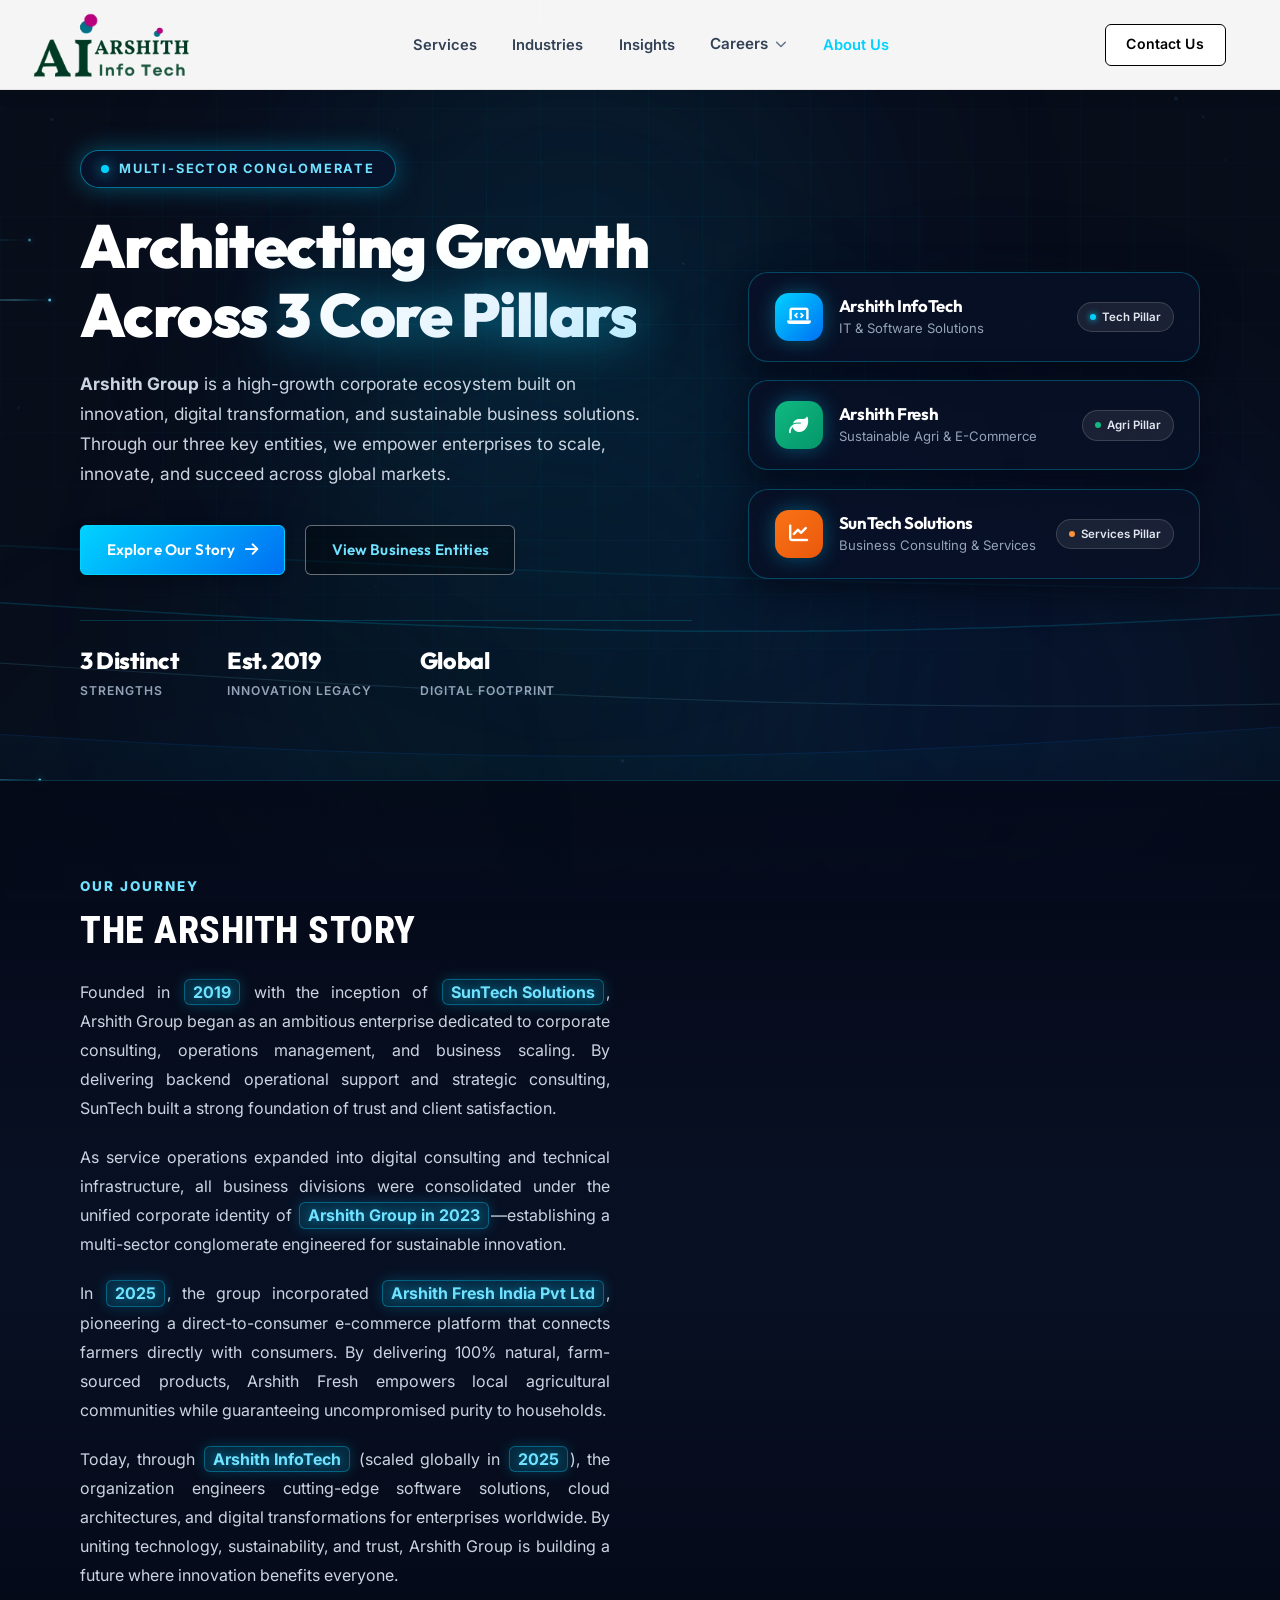
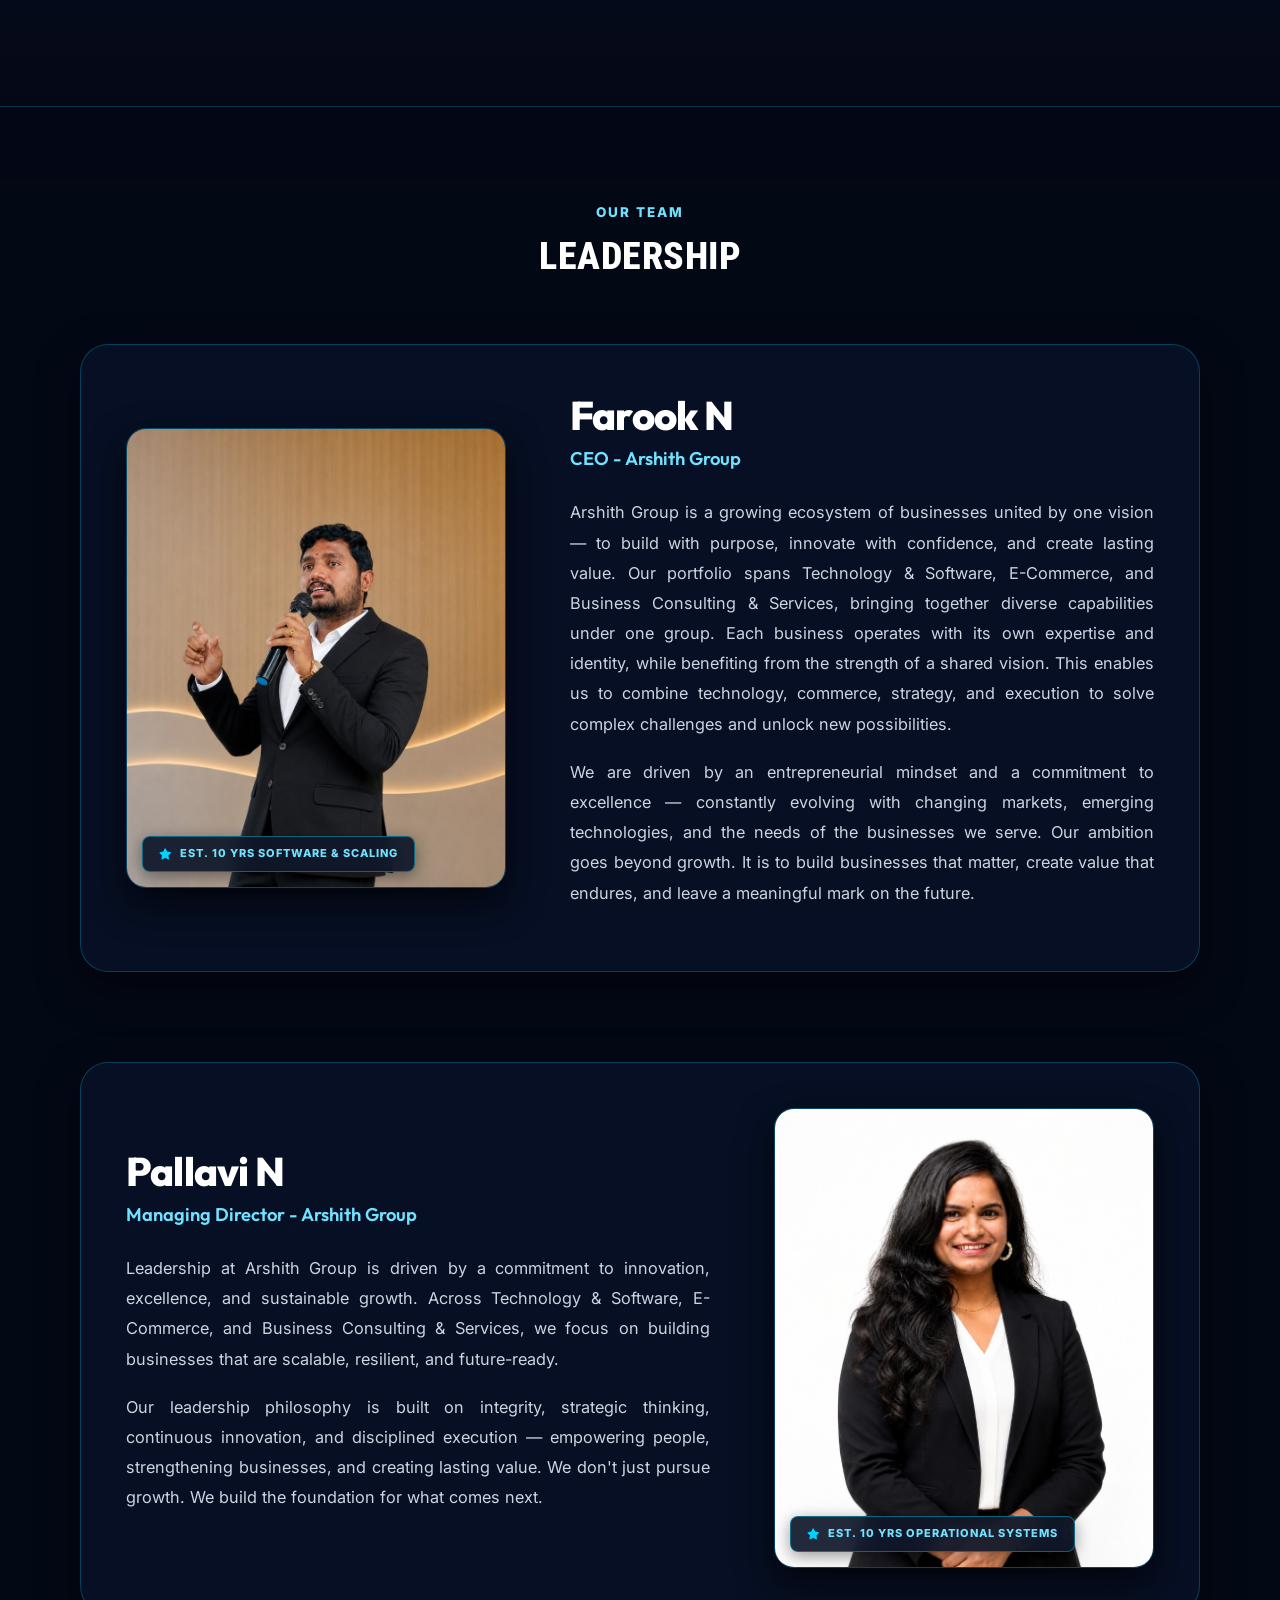
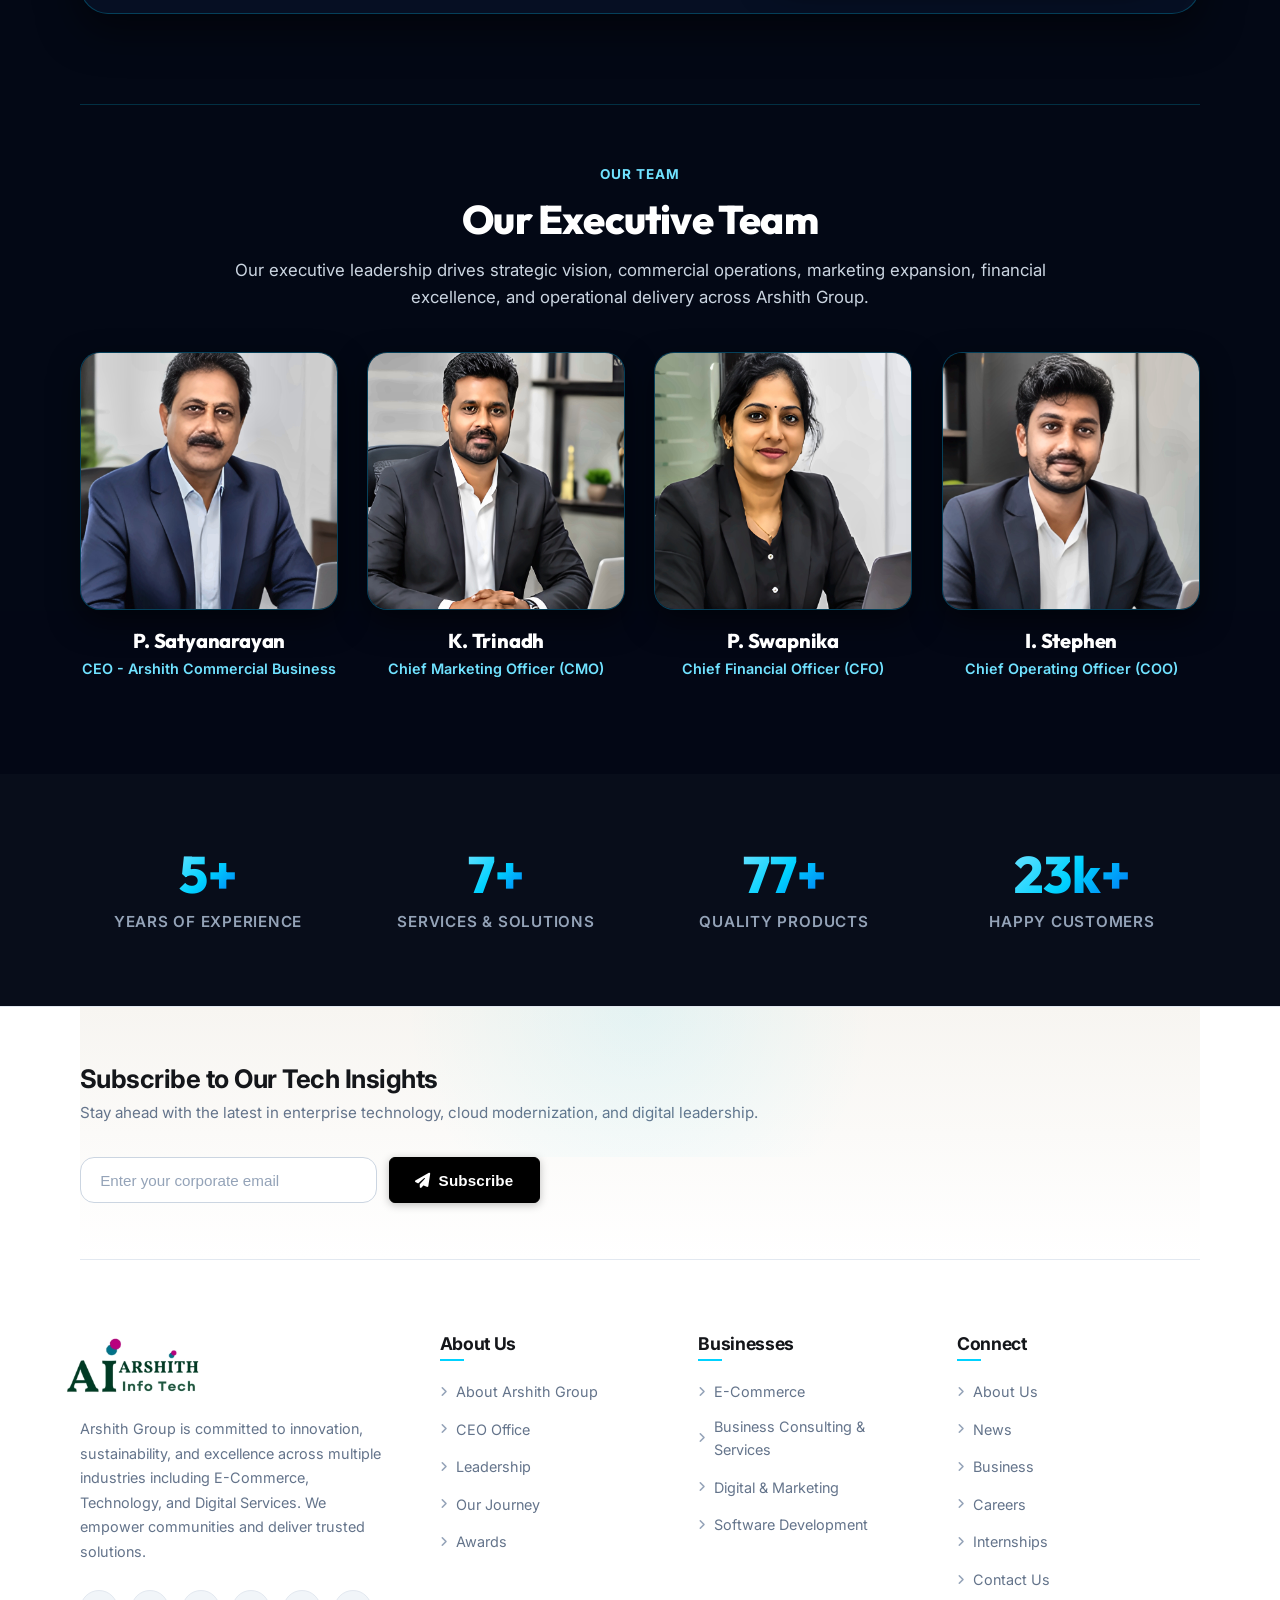
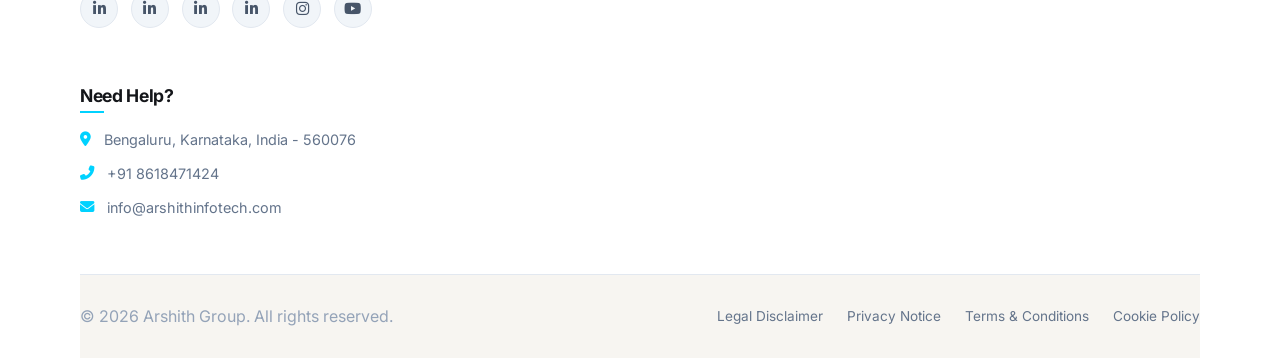
<file: about-infotech.html>
<!DOCTYPE html>
<html lang="en">

<head>
  <meta charset="UTF-8" />
  <meta name="viewport" content="width=device-width, initial-scale=1.0" />
  <title>About Arshith Group | Leadership & Our Story</title>
  <meta name="description"
    content="Meet the executive leaders of Arshith Group. Learn about our story, values, and the team driving innovation across E-Commerce, Technology, and Digital Services." />

  <!-- Google Fonts -->
  <link rel="preconnect" href="https://fonts.googleapis.com" />
  <link rel="preconnect" href="https://fonts.gstatic.com" crossorigin />
  <link
    href="https://fonts.googleapis.com/css2?family=Inter:wght@300;400;500;600;700;800;900&family=Outfit:wght@400;500;600;700;800;900&family=Roboto+Condensed:wght@700&display=swap"
    rel="stylesheet" />

  <!-- Font Awesome -->
  <link rel="stylesheet" href="https://cdnjs.cloudflare.com/ajax/libs/font-awesome/6.4.0/css/all.min.css" />

  <!-- Custom CSS -->
  <link rel="stylesheet" href="css/style.css?v=20260917_v8_industries_perfect" />
  <link rel="stylesheet" href="footer-premium.css?v=20260917_v8_industries_perfect" />

  <style>
    /* ═══════════════════════════════════════════════════
       CYBER BLUE PROFESSIONAL ABOUT US & LEADERSHIP
       ═══════════════════════════════════════════════════ */
    :root {
      --font-brand: 'Outfit', 'Inter', -apple-system, sans-serif;
      --font-body: 'Inter', -apple-system, sans-serif;
      --primary-cyan: #00d2ff;
      --primary-blue: #0070f3;
      --cyber-border: rgba(0, 210, 255, 0.28);
      --cyber-glow: rgba(0, 210, 255, 0.5);
    }

    body.page-about-cyber {
      background-color: #080d1a;
      color: #ffffff;
      font-family: var(--font-body);
      overflow-x: hidden;
      position: relative;
    }

    /* ── 1. UNIFIED WHITE TOP NAVBAR ── */
    .navbar {
      background: rgba(255, 255, 255, 0.96) !important;
      backdrop-filter: blur(16px);
      -webkit-backdrop-filter: blur(16px);
      border-bottom: 1px solid rgba(0, 0, 0, 0.08) !important;
      box-shadow: 0 4px 20px rgba(0, 0, 0, 0.05);
      padding: 0.35rem 0;
      position: fixed;
      top: 0;
      left: 0;
      width: 100%;
      z-index: 1000;
      transition: var(--transition);
    }

    .nav-links a {
      color: #334155;
      font-weight: 600;
      font-size: 0.92rem;
      transition: color 0.2s ease;
    }

    .nav-links a:hover,
    .nav-links a.active {
      color: #00d2ff;
    }

    .menu-toggle {
      color: #00d2ff;
    }

    /* ── 2. GLOBAL AURORA ORBS & CANVAS (MATCHING HOME PAGE) ── */
    /* Inherited from global css/style.css */

    /* ── 3. HERO SECTION (Screenshot 1) ── */
    .hero-conglomerate {
      position: relative;
      z-index: 1;
      padding: 150px 0 80px;
    }

    .hero-conglomerate-grid {
      display: grid;
      grid-template-columns: 1.15fr 0.85fr;
      gap: 3.5rem;
      align-items: center;
    }

    .hero-pill-badge {
      display: inline-flex;
      align-items: center;
      gap: 10px;
      padding: 8px 20px;
      background: rgba(8, 19, 44, 0.9);
      border: 1px solid rgba(0, 210, 255, 0.5);
      border-radius: 50px;
      font-size: 0.8rem;
      font-weight: 700;
      color: #70e2ff;
      text-transform: uppercase;
      letter-spacing: 0.14em;
      box-shadow: 0 0 25px rgba(0, 210, 255, 0.35);
      margin-bottom: 1.5rem;
    }

    .pulse-dot-cyan {
      width: 8px;
      height: 8px;
      background: #00d2ff;
      border-radius: 50%;
      box-shadow: 0 0 14px #00d2ff;
      animation: pulseDot 2s infinite;
    }

    .hero-main-title {
      font-family: var(--font-brand);
      font-size: clamp(2.5rem, 4.8vw, 3.8rem);
      font-weight: 900;
      color: #ffffff !important;
      line-height: 1.12;
      margin-bottom: 1.25rem;
      letter-spacing: -0.025em;
    }

    .pillars-accent {
      background: linear-gradient(135deg, #ffffff 0%, #e0f2fe 30%, #70e2ff 70%, #00d2ff 100%);
      background-size: 250% auto;
      -webkit-background-clip: text;
      -webkit-text-fill-color: transparent;
      filter: drop-shadow(0 0 24px rgba(0, 210, 255, 0.55));
    }

    .hero-main-desc {
      font-size: 1.08rem;
      line-height: 1.75;
      color: #cbd5e1;
      margin-bottom: 2.2rem;
      max-width: 580px;
    }

    .hero-actions-row {
      display: flex;
      align-items: center;
      gap: 1.25rem;
      margin-bottom: 2.8rem;
      flex-wrap: wrap;
    }

    .btn-hero-glow {
      display: inline-flex;
      align-items: center;
      gap: 10px;
      padding: 12px 28px;
      background: linear-gradient(135deg, #00d2ff 0%, #0070f3 100%) !important;
      border: 1px solid #00d2ff !important;
      color: #ffffff !important;
      font-family: var(--font-brand);
      font-size: 0.95rem;
      font-weight: 600;
      border-radius: 6px;
      text-decoration: none;
      box-shadow: 0 4px 18px rgba(0, 210, 255, 0.4);
      transition: all 0.2s ease;
    }

    .btn-hero-glow:hover {
      background: linear-gradient(135deg, #0070f3 0%, #005bb5 100%) !important;
      border-color: #00d2ff !important;
      transform: translateY(-1px);
      box-shadow: 0 6px 24px rgba(0, 210, 255, 0.55);
    }

    .btn-hero-glass {
      display: inline-flex;
      align-items: center;
      gap: 10px;
      padding: 12px 28px;
      background: rgba(255, 255, 255, 0.06);
      border: 1.5px solid rgba(0, 210, 255, 0.35);
      backdrop-filter: blur(10px);
      color: #70e2ff !important;
      font-family: var(--font-brand);
      font-size: 0.95rem;
      font-weight: 600;
      border-radius: 6px;
      text-decoration: none;
      transition: all 0.2s ease;
    }

    .btn-hero-glass:hover {
      background: #00d2ff !important;
      color: #080d1a !important;
      border-color: #00d2ff !important;
      transform: translateY(-1px);
    }


    .hero-metrics-bar {
      display: flex;
      align-items: center;
      gap: 3rem;
      padding-top: 1.6rem;
      border-top: 1px solid rgba(0, 210, 255, 0.2);
      flex-wrap: wrap;
    }

    .hero-metric-item h4 {
      font-family: var(--font-brand);
      font-size: 1.45rem;
      font-weight: 800;
      color: #ffffff;
      margin: 0 0 2px;
    }

    .hero-metric-item span {
      font-size: 0.76rem;
      color: #94a3b8;
      text-transform: uppercase;
      letter-spacing: 0.08em;
      font-weight: 600;
    }

    /* Right Stack of 3 Floating Pillar Cards */
    .hero-pillars-stack {
      display: flex;
      flex-direction: column;
      gap: 1.15rem;
    }

    .pillar-card {
      display: flex;
      align-items: center;
      justify-content: space-between;
      padding: 1.25rem 1.6rem;
      background: rgba(8, 17, 38, 0.88);
      border: 1px solid rgba(0, 210, 255, 0.28);
      backdrop-filter: blur(18px);
      -webkit-backdrop-filter: blur(18px);
      border-radius: 20px;
      box-shadow: 0 12px 35px rgba(4, 8, 22, 0.75);
      transition: all 0.35s cubic-bezier(0.16, 1, 0.3, 1);
      text-decoration: none;
      position: relative;
      overflow: hidden;
    }

    .pillar-card::before {
      content: '';
      position: absolute;
      top: 0;
      left: 0;
      right: 0;
      height: 2px;
      background: linear-gradient(90deg, #00d2ff, #70e2ff, #00d2ff);
      opacity: 0;
      transition: opacity 0.3s ease;
    }

    .pillar-card:hover {
      transform: translateX(8px) scale(1.02);
      border-color: rgba(0, 210, 255, 0.8) !important;
      box-shadow: 0 0 45px rgba(0, 210, 255, 0.45) !important;
    }

    .pillar-card:hover::before {
      opacity: 1;
    }

    .pillar-card-left {
      display: flex;
      align-items: center;
      gap: 16px;
    }

    .pillar-icon-box {
      width: 48px;
      height: 48px;
      border-radius: 14px;
      display: flex;
      align-items: center;
      justify-content: center;
      font-size: 1.2rem;
      color: #ffffff;
      flex-shrink: 0;
      box-shadow: 0 0 20px rgba(0, 210, 255, 0.35);
    }

    .icon-tech-blue {
      background: linear-gradient(135deg, #00d2ff 0%, #0070f3 100%);
    }

    .icon-agri-green {
      background: linear-gradient(135deg, #10b981 0%, #059669 100%);
    }

    .icon-services-orange {
      background: linear-gradient(135deg, #f97316 0%, #ea580c 100%);
    }

    .pillar-text h3 {
      font-family: var(--font-brand);
      font-size: 1.05rem;
      font-weight: 700;
      color: #ffffff;
      margin: 0 0 2px;
    }

    .pillar-text p {
      font-size: 0.82rem;
      color: #94a3b8;
      margin: 0;
    }

    .pillar-tag {
      display: inline-flex;
      align-items: center;
      gap: 6px;
      padding: 5px 12px;
      border-radius: 30px;
      font-size: 0.72rem;
      font-weight: 600;
      background: rgba(255, 255, 255, 0.08);
      border: 1px solid rgba(255, 255, 255, 0.15);
      color: #e2e8f0;
      white-space: nowrap;
    }

    .tag-dot-blue {
      width: 6px;
      height: 6px;
      border-radius: 50%;
      background: #00d2ff;
      box-shadow: 0 0 6px #00d2ff;
    }

    .tag-dot-green {
      width: 6px;
      height: 6px;
      border-radius: 50%;
      background: #10b981;
    }

    .tag-dot-orange {
      width: 6px;
      height: 6px;
      border-radius: 50%;
      background: #fb923c;
    }

    /* ── 4. OUR JOURNEY / THE ARSHITH STORY (Screenshot 2) ── */
    .story-cyber-section {
      position: relative;
      z-index: 1;
      padding: 95px 0;
      background: linear-gradient(180deg, rgba(4, 8, 22, 0.78) 0%, rgba(8, 17, 38, 0.85) 50%, rgba(4, 8, 22, 0.78) 100%);
      border-top: 1px solid rgba(0, 210, 255, 0.2);
      border-bottom: 1px solid rgba(0, 210, 255, 0.2);
    }

    .story-grid {
      display: grid;
      grid-template-columns: 1fr 1fr;
      gap: 60px;
      align-items: center;
    }

    .section-eyebrow {
      display: block;
      font-size: 0.84rem;
      font-weight: 800;
      text-transform: uppercase;
      letter-spacing: 2px;
      color: #70e2ff;
      margin-bottom: 8px;
    }

    .story-title {
      font-family: 'Roboto Condensed', var(--font-brand);
      font-size: 2.4rem;
      font-weight: 800;
      color: #ffffff;
      text-transform: uppercase;
      letter-spacing: 0.5px;
      margin-bottom: 24px;
    }

    .story-text p {
      font-size: 1rem;
      line-height: 1.82;
      color: #cbd5e1;
      margin-bottom: 20px;
      text-align: justify;
    }

    .story-text strong {
      color: #70e2ff;
      font-weight: 700;
      background: rgba(0, 210, 255, 0.15);
      border: 1px solid rgba(0, 210, 255, 0.35);
      padding: 1px 8px;
      border-radius: 6px;
      box-shadow: 0 0 14px rgba(0, 210, 255, 0.22);
      display: inline-block;
      line-height: 1.4;
      margin: 1px 2px;
      text-shadow: 0 0 10px rgba(0, 210, 255, 0.5);
    }

    .story-img-wrap {
      position: relative;
      display: flex;
      align-items: center;
      justify-content: center;
    }

    .story-img-wrap img {
      width: 100%;
      height: 100%;
      max-height: 490px;
      object-fit: cover;
      border-radius: 22px;
      border: 1px solid rgba(255, 255, 255, 0.16);
      box-shadow: 0 20px 45px rgba(0, 0, 0, 0.45);
      display: block;
      transition: transform 0.4s ease, box-shadow 0.4s ease;
    }

    .story-img-wrap:hover img {
      transform: translateY(-4px) scale(1.01);
      box-shadow: 0 28px 55px rgba(0, 0, 0, 0.55);
    }

    /* ── 5. LEADERSHIP SECTION (Screenshot 3 & 4) ── */
    .leadership-cyber-section {
      position: relative;
      z-index: 1;
      padding: 95px 0;
      background: rgba(4, 8, 22, 0.95);
    }

    .leadership-header {
      text-align: center;
      margin-bottom: 65px;
    }

    .leader-block {
      display: grid;
      gap: 64px;
      align-items: center;
      margin-bottom: 90px;
      background: rgba(8, 17, 38, 0.85);
      border: 1px solid rgba(0, 210, 255, 0.25);
      border-radius: 28px;
      padding: 45px;
      box-shadow: 0 16px 40px rgba(0, 0, 0, 0.5);
      transition: all 0.35s ease;
    }

    .leader-block:hover {
      border-color: rgba(0, 210, 255, 0.6);
      box-shadow: 0 0 45px rgba(0, 210, 255, 0.3);
    }

    .leader-block-farook {
      grid-template-columns: 380px 1fr;
    }

    .leader-block-pallavi {
      grid-template-columns: 1fr 380px;
    }

    .leader-photo-card {
      position: relative;
    }

    .leader-photo-card img {
      width: 100%;
      height: 460px;
      object-fit: cover;
      object-position: center top;
      border-radius: 20px;
      border: 1.5px solid rgba(0, 210, 255, 0.3);
      box-shadow: 0 16px 36px rgba(0, 0, 0, 0.6);
      display: block;
      transition: transform 0.3s ease;
    }

    .leader-photo-card:hover img {
      transform: scale(1.015);
      border-color: #00d2ff;
    }

    .leader-credential-badge {
      position: absolute;
      bottom: 16px;
      left: 16px;
      font-size: 11px;
      font-weight: 800;
      text-transform: uppercase;
      letter-spacing: 1px;
      background: rgba(15, 23, 42, 0.92);
      backdrop-filter: blur(10px);
      color: #70e2ff;
      border: 1px solid rgba(0, 210, 255, 0.4);
      padding: 8px 16px;
      border-radius: 8px;
      box-shadow: 0 4px 16px rgba(0, 0, 0, 0.4);
      display: inline-flex;
      align-items: center;
      gap: 8px;
    }

    .leader-credential-badge i {
      color: #00d2ff;
    }

    .leader-info h3 {
      font-family: var(--font-brand);
      font-size: 2.5rem;
      font-weight: 800;
      color: #ffffff;
      margin-bottom: 4px;
      letter-spacing: -0.02em;
    }

    .leader-role {
      font-family: var(--font-brand);
      font-size: 1.15rem;
      color: #70e2ff;
      font-weight: 600;
      margin-bottom: 24px;
    }

    .leader-info p {
      font-size: 1.02rem;
      line-height: 1.85;
      color: #cbd5e1;
      margin-bottom: 18px;
      text-align: justify;
    }

    /* ── 3.3 EXECUTIVE TEAM SECTION ── */
    .executive-team-wrapper {
      margin-top: 5rem;
      padding-top: 3.5rem;
      border-top: 1px solid rgba(0, 210, 255, 0.2);
    }

    .executive-team-header {
      text-align: center;
      margin-bottom: 2.5rem;
    }

    .executive-team-header .section-eyebrow {
      color: #70e2ff;
      font-size: 0.85rem;
      font-weight: 700;
      text-transform: uppercase;
      letter-spacing: 0.08em;
      display: inline-block;
      margin-bottom: 0.5rem;
    }

    .executive-team-header h2 {
      font-size: 2.5rem;
      font-weight: 800;
      color: #ffffff;
      margin-bottom: 0.8rem;
      font-family: var(--font-brand);
      letter-spacing: -0.02em;
      text-align: center;
    }

    .executive-team-header p {
      font-size: 1.05rem;
      color: #cbd5e1;
      max-width: 850px;
      line-height: 1.65;
      margin: 0 auto;
      text-align: center;
    }

    .executive-team-grid {
      display: grid;
      grid-template-columns: repeat(4, 1fr);
      gap: 1.8rem;
    }

    .executive-member-card {
      display: flex;
      flex-direction: column;
      align-items: center;
      text-align: center;
      transition: transform 0.35s cubic-bezier(0.16, 1, 0.3, 1);
    }

    .executive-member-card:hover {
      transform: translateY(-6px);
    }

    .exec-photo-wrap {
      width: 100%;
      aspect-ratio: 1 / 1;
      border-radius: 20px;
      overflow: hidden;
      background: rgba(8, 17, 38, 0.85);
      border: 1.5px solid rgba(0, 210, 255, 0.25);
      box-shadow: 0 12px 30px rgba(0, 0, 0, 0.5);
      transition: all 0.35s ease;
    }

    .executive-member-card:hover .exec-photo-wrap {
      border-color: #00d2ff;
      box-shadow: 0 0 30px rgba(0, 210, 255, 0.35), 0 16px 36px rgba(0, 0, 0, 0.6);
    }

    .exec-photo-wrap img {
      width: 100%;
      height: 100%;
      object-fit: cover;
      object-position: center top;
      display: block;
      transition: transform 0.4s ease;
      image-rendering: -webkit-optimize-contrast;
      image-rendering: high-quality;
    }

    .executive-member-card:hover .exec-photo-wrap img {
      transform: scale(1.03);
    }

    .exec-info {
      padding-top: 1.1rem;
      text-align: center;
      width: 100%;
    }

    .exec-name {
      font-size: 1.25rem;
      font-weight: 800;
      color: #ffffff;
      margin-bottom: 0.35rem;
      font-family: var(--font-brand);
      letter-spacing: -0.01em;
      text-align: center;
    }

    .exec-designation {
      font-size: 0.9rem;
      font-weight: 600;
      color: #70e2ff;
      line-height: 1.4;
      text-align: center;
    }

    @media (max-width: 1024px) {
      .executive-team-grid {
        grid-template-columns: repeat(2, 1fr);
        gap: 1.5rem;
      }
    }

    @media (max-width: 640px) {
      .executive-team-grid {
        grid-template-columns: 1fr;
        gap: 1.8rem;
      }
    }

    /* ── 6. RESPONSIVE BREAKPOINTS (MOBILE & TABLET) ── */
    @media (max-width: 1024px) {
      .hero-conglomerate {
        padding: 7rem 0 3.5rem 0;
        display: flex;
        align-items: center;
        justify-content: center;
      }
      .hero-conglomerate .container {
        display: flex;
        flex-direction: column;
        align-items: center;
        justify-content: center;
      }
      .hero-conglomerate-grid {
        grid-template-columns: 1fr;
        gap: 3rem;
        width: 100%;
        display: flex;
        flex-direction: column;
        align-items: center;
        justify-content: center;
      }
      .hero-left-content {
        display: flex;
        flex-direction: column;
        align-items: center;
        text-align: center;
        margin: 0 auto;
        width: 100%;
        max-width: 700px;
      }
      .hero-pill-badge {
        margin: 0 auto 1.2rem auto;
      }
      .hero-main-title {
        text-align: center;
        width: 100%;
      }
      .hero-main-desc {
        text-align: center;
        margin: 0 auto 1.8rem auto;
      }
      .hero-actions-row {
        justify-content: center;
        margin: 0 auto 2rem auto;
      }
      .hero-metrics-bar {
        justify-content: center;
        margin: 1.5rem auto 0 auto;
        width: 100%;
      }
      .hero-pillars-stack {
        width: 100%;
        max-width: 520px;
        margin: 1.5rem auto 0 auto;
      }
      .story-grid {
        grid-template-columns: 1fr;
        gap: 40px;
      }
      .leader-block-farook,
      .leader-block-pallavi {
        grid-template-columns: 1fr;
        gap: 36px;
        padding: 32px;
      }
      .leader-block-pallavi .leader-photo-card {
        order: -1;
      }
      .leader-photo-card img {
        height: 420px;
      }
    }

    @media (max-width: 768px) {
      .hero-conglomerate {
        padding: 5.5rem 0 2.5rem 0;
      }
      .hero-main-title {
        font-size: clamp(2rem, 7vw, 2.7rem);
        text-align: center;
      }
      .hero-main-desc {
        font-size: 0.98rem;
        line-height: 1.7;
        text-align: center;
        padding: 0 0.5rem;
      }
      .hero-actions-row {
        flex-direction: column;
        width: 100%;
        gap: 0.85rem;
      }
      .hero-actions-row .btn-hero-glow,
      .hero-actions-row .btn-hero-glass {
        width: 100%;
        justify-content: center;
        text-align: center;
      }
      .hero-metrics-bar {
        display: grid;
        grid-template-columns: repeat(3, 1fr);
        gap: 1rem;
        padding: 1.25rem 0.5rem 0 0.5rem;
      }
      .hero-metric-item h4 {
        font-size: 1.25rem;
      }
      .hero-metric-item span {
        font-size: 0.72rem;
      }
      .pillar-card {
        padding: 14px 16px;
      }
      .pillar-icon-box {
        width: 44px;
        height: 44px;
        font-size: 1.2rem;
      }
      .pillar-text h3 {
        font-size: 1.15rem;
      }
      .story-cyber-section,
      .leadership-cyber-section {
        padding: 4.5rem 0;
      }
      .story-title {
        font-size: clamp(1.85rem, 6.5vw, 2.4rem);
      }
      .story-text p {
        font-size: 0.95rem;
        line-height: 1.75;
      }
      .leader-block {
        padding: 24px 18px;
        border-radius: 20px;
        margin-bottom: 50px;
        gap: 24px;
      }
      .leader-photo-card img {
        height: 360px;
      }
      .leader-info h3 {
        font-size: 2rem;
      }
      .leader-role {
        font-size: 1rem;
        margin-bottom: 16px;
      }
      .leader-info p {
        font-size: 0.94rem;
        line-height: 1.75;
        text-align: left;
      }
      /* Mobile Drawer Nav Link Colors */
      .nav-links a {
        color: #1e293b !important;
      }
      .nav-links a:hover,
      .nav-links a.active {
        color: #00d2ff !important;
      }
      #menuOverlay {
        z-index: 990 !important;
      }
    }

    @media (max-width: 480px) {
      .hero-metrics-bar {
        grid-template-columns: repeat(3, 1fr);
        gap: 0.5rem;
        text-align: center;
      }
      .hero-metric-item {
        border-bottom: none;
        padding-bottom: 0;
      }
      .leader-photo-card img {
        height: 300px;
      }
      .leader-credential-badge {
        font-size: 9.5px;
        padding: 6px 12px;
        bottom: 10px;
        left: 10px;
      }
    }
  </style>
</head>

<body class="page-about-cyber theme-page-cyber-blue">

  <!-- Global Animated Background (Interactive Constellation Canvas + Ambient Aurora Glow) -->
  <div class="global-aurora-bg">
    <div class="aurora-orb aurora-orb-1"></div>
    <div class="aurora-orb aurora-orb-2"></div>
    <div class="aurora-orb aurora-orb-3"></div>
    <div class="aurora-orb aurora-orb-4"></div>
  </div>
  <canvas id="globalParticlesCanvas"></canvas>

  <!-- ══════════ NAVBAR ══════════ -->
  <nav class="navbar">
    <div class="container">
      <a href="index.html" class="logo">
        <img src="assets/images/logo-official.png" alt="Arshith Info-Tech" class="logo-img">
      </a>
      <ul class="nav-links">
        <div class="drawer-header">
          <button class="drawer-close" aria-label="Close menu"><i class="fas fa-times"></i></button>
        </div>
        <li><a href="services.html"><i class="fas fa-laptop-code"></i> Services</a></li>
        <li><a href="industries.html"><i class="fas fa-layer-group"></i> Industries</a></li>
        <li><a href="insights.html"><i class="fas fa-newspaper"></i> Insights</a></li>
        
        <!-- Careers Dropdown Navigation Item -->
        <li class="nav-item-dropdown">
          <a href="javascript:void(0)" class="dropdown-trigger" aria-haspopup="true" aria-expanded="false">
            <i class="fas fa-briefcase"></i> Careers <i class="fas fa-chevron-down nav-dropdown-arrow"></i>
          </a>
          <ul class="nav-dropdown-menu">
            <li>
              <a href="careers.html" class="nav-dropdown-link">
                <span class="dropdown-link-icon"><i class="fas fa-user-tie"></i></span>
                <div class="dropdown-link-text">
                  <strong>Full-Time Careers</strong>
                  <small>Experienced &amp; Early Career Openings</small>
                </div>
              </a>
            </li>
            <li>
              <a href="internships.html" class="nav-dropdown-link">
                <span class="dropdown-link-icon"><i class="fas fa-graduation-cap"></i></span>
                <div class="dropdown-link-text">
                  <strong>Internships 2026</strong>
                  <small>Students &amp; Graduate Programs</small>
                </div>
              </a>
            </li>
          </ul>
        </li>

        <li><a href="about-infotech.html" class="active"><i class="fas fa-building"></i> About Us</a></li>
        <li class="drawer-cta-item"><a href="javascript:void(0)" class="btn btn-primary drawer-cta-btn" aria-haspopup="dialog"><i class="fas fa-paper-plane"></i> Contact Us</a></li>
      </ul>
      <a href="javascript:void(0)" class="btn btn-primary nav-cta" aria-haspopup="dialog">Contact Us</a>
      <div class="menu-toggle" aria-label="Open Navigation Menu">
        <i class="fas fa-bars"></i>
      </div>
    </div>
  </nav>

  <!-- Mobile Menu Overlay -->
  <div id="menuOverlay"></div>

  <main>
    <!-- ══════════ 1. HERO SECTION (Screenshot 1) ══════════ -->
    <section class="hero-conglomerate">
      <div class="container">
        <div class="hero-conglomerate-grid">
          <!-- Left Column -->
          <div class="hero-left-content reveal-left">
            <div class="hero-pill-badge">
              <span class="pulse-dot-cyan"></span> Multi-Sector Conglomerate
            </div>
            
            <h1 class="hero-main-title">
              Architecting Growth<br>
              Across <span class="pillars-accent">3 Core Pillars</span>
            </h1>

            <p class="hero-main-desc">
              <strong>Arshith Group</strong> is a high-growth corporate ecosystem built on innovation, digital transformation, and sustainable business solutions. Through our three key entities, we empower enterprises to scale, innovate, and succeed across global markets.
            </p>

            <div class="hero-actions-row">
              <a href="#story" class="btn-hero-glow">
                Explore Our Story <i class="fas fa-arrow-right"></i>
              </a>
              <a href="#entities" class="btn-hero-glass">
                View Business Entities
              </a>
            </div>

            <div class="hero-metrics-bar">
              <div class="hero-metric-item">
                <h4>3 Distinct</h4>
                <span>Strengths</span>
              </div>
              <div class="hero-metric-item">
                <h4>Est. 2019</h4>
                <span>Innovation Legacy</span>
              </div>
              <div class="hero-metric-item">
                <h4>Global</h4>
                <span>Digital Footprint</span>
              </div>
            </div>
          </div>

          <!-- Right Column: 3 Floating Glass Pillar Cards -->
          <div class="hero-pillars-stack reveal-right" id="entities">
            <!-- Pillar 1: Arshith InfoTech -->
            <a href="infotech.html" class="pillar-card">
              <div class="pillar-card-left">
                <div class="pillar-icon-box icon-tech-blue">
                  <i class="fas fa-laptop-code"></i>
                </div>
                <div class="pillar-text">
                  <h3>Arshith InfoTech</h3>
                  <p>IT &amp; Software Solutions</p>
                </div>
              </div>
              <span class="pillar-tag">
                <span class="tag-dot-blue"></span> Tech Pillar
              </span>
            </a>

            <!-- Pillar 2: Arshith Fresh -->
            <a href="https://arshithfresh.com/" target="_blank" class="pillar-card">
              <div class="pillar-card-left">
                <div class="pillar-icon-box icon-agri-green">
                  <i class="fas fa-leaf"></i>
                </div>
                <div class="pillar-text">
                  <h3>Arshith Fresh</h3>
                  <p>Sustainable Agri &amp; E-Commerce</p>
                </div>
              </div>
              <span class="pillar-tag">
                <span class="tag-dot-green"></span> Agri Pillar
              </span>
            </a>

            <!-- Pillar 3: SunTech Solutions -->
            <a href="https://suntechorganization.com/" target="_blank" class="pillar-card">
              <div class="pillar-card-left">
                <div class="pillar-icon-box icon-services-orange">
                  <i class="fas fa-chart-line"></i>
                </div>
                <div class="pillar-text">
                  <h3>SunTech Solutions</h3>
                  <p>Business Consulting &amp; Services</p>
                </div>
              </div>
              <span class="pillar-tag">
                <span class="tag-dot-orange"></span> Services Pillar
              </span>
            </a>
          </div>
        </div>
      </div>
    </section>

    <!-- ══════════ 2. OUR JOURNEY / THE ARSHITH STORY (Screenshot 2) ══════════ -->
    <section class="story-cyber-section" id="story">
      <div class="container">
        <div class="story-grid">
          <!-- Story Content -->
          <div class="story-text reveal-left">
            <span class="section-eyebrow">Our Journey</span>
            <h2 class="story-title">The Arshith Story</h2>

            <p>
              Founded in <strong>2019</strong> with the inception of <strong>SunTech Solutions</strong>, Arshith Group began as an ambitious enterprise dedicated to corporate consulting, operations management, and business scaling. By delivering backend operational support and strategic consulting, SunTech built a strong foundation of trust and client satisfaction.
            </p>

            <p>
              As service operations expanded into digital consulting and technical infrastructure, all business divisions were consolidated under the unified corporate identity of <strong>Arshith Group in 2023</strong>—establishing a multi-sector conglomerate engineered for sustainable innovation.
            </p>

            <p>
              In <strong>2025</strong>, the group incorporated <strong>Arshith Fresh India Pvt Ltd</strong>, pioneering a direct-to-consumer e-commerce platform that connects farmers directly with consumers. By delivering 100% natural, farm-sourced products, Arshith Fresh empowers local agricultural communities while guaranteeing uncompromised purity to households.
            </p>

            <p>
              Today, through <strong>Arshith InfoTech</strong> (scaled globally in <strong>2025</strong>), the organization engineers cutting-edge software solutions, cloud architectures, and digital transformations for enterprises worldwide. By uniting technology, sustainability, and trust, Arshith Group is building a future where innovation benefits everyone.
            </p>
          </div>

          <!-- Story Image -->
          <div class="story-img-wrap reveal-right">
            <img src="assets/images/about-team.jpg" alt="Arshith Group Corporate Team in Glass Atrium" />
          </div>
        </div>
      </div>
    </section>

    <!-- ══════════ 3. LEADERSHIP SECTION (Screenshot 3 & 4) ══════════ -->
    <section class="leadership-cyber-section" id="leadership">
      <div class="container">
        <div class="leadership-header reveal-up">
          <span class="section-eyebrow">Our Team</span>
          <h2 class="story-title" style="margin-bottom: 0;">Leadership</h2>
        </div>

        <!-- 3.1 CEO Section: Farook N (Screenshot 3) -->
        <div class="leader-block leader-block-farook reveal-up">
          <!-- Left: Farook N Photo Card -->
          <div class="leader-photo-card">
            <img src="logos/farook_executive.jpg" alt="Farook N - CEO & Chairman, Arshith Group" />
            <div class="leader-credential-badge">
              <i class="fa-solid fa-star"></i> Est. 10 Yrs Software &amp; Scaling
            </div>
          </div>

          <!-- Right: Farook N Biography -->
          <div class="leader-info">
            <h3>Farook N</h3>
            <div class="leader-role">CEO - Arshith Group</div>

            <p>
              Arshith Group is a growing ecosystem of businesses united by one vision — to build with purpose, innovate with confidence, and create lasting value. Our portfolio spans Technology &amp; Software, E-Commerce, and Business Consulting &amp; Services, bringing together diverse capabilities under one group. Each business operates with its own expertise and identity, while benefiting from the strength of a shared vision. This enables us to combine technology, commerce, strategy, and execution to solve complex challenges and unlock new possibilities.
            </p>

            <p>
              We are driven by an entrepreneurial mindset and a commitment to excellence — constantly evolving with changing markets, emerging technologies, and the needs of the businesses we serve. Our ambition goes beyond growth. It is to build businesses that matter, create value that endures, and leave a meaningful mark on the future.
            </p>
          </div>
        </div>

        <!-- 3.2 MD Section: Pallavi N (Screenshot 4) -->
        <div class="leader-block leader-block-pallavi reveal-up">
          <!-- Left: Pallavi N Biography -->
          <div class="leader-info">
            <h3>Pallavi N</h3>
            <div class="leader-role">Managing Director - Arshith Group</div>

            <p>
              Leadership at Arshith Group is driven by a commitment to innovation, excellence, and sustainable growth. Across Technology &amp; Software, E-Commerce, and Business Consulting &amp; Services, we focus on building businesses that are scalable, resilient, and future-ready.
            </p>

            <p>
              Our leadership philosophy is built on integrity, strategic thinking, continuous innovation, and disciplined execution — empowering people, strengthening businesses, and creating lasting value. We don't just pursue growth. We build the foundation for what comes next.
            </p>
          </div>

          <!-- Right: Pallavi N Photo Card -->
          <div class="leader-photo-card">
            <img src="logos/pallavi_wooden.jpg" alt="Pallavi N - Managing Director, Arshith Group" />
            <div class="leader-credential-badge">
              <i class="fa-solid fa-star"></i> Est. 10 Yrs Operational Systems
            </div>
          </div>
        </div>

        <!-- 3.3 Executive Team Section (Our Executive Team) -->
        <div class="executive-team-wrapper reveal-up">
          <div class="executive-team-header">
            <span class="section-eyebrow">OUR TEAM</span>
            <h2>Our Executive Team</h2>
            <p>
              Our executive leadership drives strategic vision, commercial operations, marketing expansion, financial excellence, and operational delivery across Arshith Group.
            </p>
          </div>

          <div class="executive-team-grid">
            <!-- 1. P. Satyanarayan -->
            <div class="executive-member-card reveal-up" data-delay="100">
              <div class="exec-photo-wrap">
                <img src="assets/images/exec_satyanarayan.jpg?v=7" alt="P. Satyanarayan - CEO - Arshith Commercial Business" loading="lazy">
              </div>
              <div class="exec-info">
                <h3 class="exec-name">P. Satyanarayan</h3>
                <div class="exec-designation">CEO - Arshith Commercial Business</div>
              </div>
            </div>

            <!-- 2. K. Trinadh -->
            <div class="executive-member-card reveal-up" data-delay="200">
              <div class="exec-photo-wrap">
                <img src="assets/images/exec_trinadh.jpg?v=7" alt="K. Trinadh - Chief Marketing Officer (CMO)" loading="lazy">
              </div>
              <div class="exec-info">
                <h3 class="exec-name">K. Trinadh</h3>
                <div class="exec-designation">Chief Marketing Officer (CMO)</div>
              </div>
            </div>

            <!-- 3. P. Swapnika -->
            <div class="executive-member-card reveal-up" data-delay="300">
              <div class="exec-photo-wrap">
                <img src="assets/images/exec_swapnika.jpg?v=7" alt="P. Swapnika - Chief Financial Officer (CFO)" loading="lazy">
              </div>
              <div class="exec-info">
                <h3 class="exec-name">P. Swapnika</h3>
                <div class="exec-designation">Chief Financial Officer (CFO)</div>
              </div>
            </div>

            <!-- 4. I. Stephen -->
            <div class="executive-member-card reveal-up" data-delay="400">
              <div class="exec-photo-wrap">
                <img src="assets/images/exec_stephen.jpg?v=7" alt="I. Stephen - Chief Operating Officer (COO)" loading="lazy">
              </div>
              <div class="exec-info">
                <h3 class="exec-name">I. Stephen</h3>
                <div class="exec-designation">Chief Operating Officer (COO)</div>
              </div>
            </div>
          </div>
        </div>

      </div>
    </section>
  </main>

  <!-- ══════════ IMPACT STATS (Above Footer) ══════════ -->
  <section class="pre-footer-stats">
    <div class="container">
      <div class="stats-counter-grid">
        <div class="stats-counter-item">
          <div class="stats-counter-number"><span class="counter" data-target="7">7</span>+</div>
          <div class="stats-counter-label">Years of Experience</div>
        </div>
        <div class="stats-counter-item">
          <div class="stats-counter-number"><span class="counter" data-target="10">10</span>+</div>
          <div class="stats-counter-label">Services &amp; Solutions</div>
        </div>
        <div class="stats-counter-item">
          <div class="stats-counter-number"><span class="counter" data-target="100">100</span>+</div>
          <div class="stats-counter-label">Quality Products</div>
        </div>
        <div class="stats-counter-item">
          <div class="stats-counter-number"><span class="counter" data-target="30">30</span>k+</div>
          <div class="stats-counter-label">Happy Customers</div>
        </div>
      </div>
    </div>
  </section>

  <!-- ══════════ 4. PREMIUM FOOTER (Screenshot 5) ══════════ -->
  <footer class="footer">
    <div class="container">
      <div class="footer-newsletter">
        <div class="newsletter-content">
          <div class="newsletter-text">
            <h3>Subscribe to Our Tech Insights</h3>
            <p>Stay ahead with the latest in enterprise technology, cloud modernization, and digital leadership.</p>
          </div>
          <form class="newsletter-form">
            <input type="email" placeholder="Enter your corporate email" required>
            <button type="submit" class="btn btn-primary"><i class="fas fa-paper-plane"></i> Subscribe</button>
          </form>
        </div>
      </div>

      <div class="footer-grid">
        <div class="footer-brand">
          <a href="index.html" class="logo footer-logo">
            <img src="assets/images/logo-official.png" alt="Arshith Group Logo" class="logo-img">
          </a>
          <p class="footer-about">
            Arshith Group is committed to innovation, sustainability, and excellence across multiple industries including E-Commerce, Technology, and Digital Services. We empower communities and deliver trusted solutions.
          </p>
          <div class="social-links">
            <a href="https://www.linkedin.com/in/farook-n-2bb2b5344/" target="_blank" aria-label="LinkedIn" class="social-icon"><i class="fab fa-linkedin-in"></i></a>
            <a href="https://www.linkedin.com/company/arshith-fresh-india-pvt-ltd/posts/?feedView=all" target="_blank" aria-label="LinkedIn" class="social-icon"><i class="fab fa-linkedin-in"></i></a>
            <a href="https://www.linkedin.com/in/pallavi-n-4578033ab/" target="_blank" aria-label="LinkedIn" class="social-icon"><i class="fab fa-linkedin-in"></i></a>
            <a href="https://www.linkedin.com/company/suntech-it-solution/" target="_blank" aria-label="LinkedIn" class="social-icon"><i class="fab fa-linkedin-in"></i></a>
            <a href="https://www.instagram.com/arshithgroup?igsh=MWRnNXN0NDRpeWQ1bg==" target="_blank" aria-label="Instagram" class="social-icon"><i class="fab fa-instagram"></i></a>
            <a href="https://youtube.com/@arshithfresh?si=ZjvzneHlriAxv322" target="_blank" aria-label="YouTube" class="social-icon"><i class="fab fa-youtube"></i></a>
          </div>
        </div>

        <div class="footer-links">
          <h4>About Us</h4>
          <ul>
            <li><a href="about-infotech.html"><i class="fas fa-angle-right"></i> About Arshith Group</a></li>
            <li><a href="about-infotech.html#leadership"><i class="fas fa-angle-right"></i> CEO Office</a></li>
            <li><a href="about-infotech.html#leadership"><i class="fas fa-angle-right"></i> Leadership</a></li>
            <li><a href="#story"><i class="fas fa-angle-right"></i> Our Journey</a></li>
            <li><a href="about-infotech.html"><i class="fas fa-angle-right"></i> Awards</a></li>
          </ul>
        </div>

        <div class="footer-links">
          <h4>Businesses</h4>
          <ul>
            <li><a href="https://arshithfresh.com/" target="_blank"><i class="fas fa-angle-right"></i> E-Commerce</a></li>
            <li><a href="https://suntechorganization.com/" target="_blank"><i class="fas fa-angle-right"></i> Business Consulting &amp; Services</a></li>
            <li><a href="https://suntechorganization.com/" target="_blank"><i class="fas fa-angle-right"></i> Digital &amp; Marketing</a></li>
            <li><a href="infotech.html"><i class="fas fa-angle-right"></i> Software Development</a></li>
          </ul>
        </div>

        <div class="footer-links">
          <h4>Connect</h4>
          <ul>
            <li><a href="about-infotech.html"><i class="fas fa-angle-right"></i> About Us</a></li>
            <li><a href="index.html#insights"><i class="fas fa-angle-right"></i> News</a></li>
            <li><a href="index.html#services"><i class="fas fa-angle-right"></i> Business</a></li>
            <li><a href="careers.html"><i class="fas fa-angle-right"></i> Careers</a></li>
            <li><a href="internships.html"><i class="fas fa-angle-right"></i> Internships</a></li>
            <li><a href="index.html#contact"><i class="fas fa-angle-right"></i> Contact Us</a></li>
          </ul>
        </div>

        <div class="footer-links">
          <h4>Need Help?</h4>
          <ul class="footer-contact-minimal">
            <li><i class="fas fa-map-marker-alt"></i> Bengaluru, Karnataka, India - 560076</li>
            <li><i class="fas fa-phone-alt"></i> +91 8618471424</li>
            <li><i class="fas fa-envelope"></i> info@arshithinfotech.com</li>
          </ul>
        </div>
      </div>

      <div class="footer-bottom">
        <div class="footer-bottom-flex">
          <p>&copy; 2026 Arshith Group. All rights reserved.</p>
          <div class="legal-links">
            <a href="#">Legal Disclaimer</a>
            <a href="#">Privacy Notice</a>
            <a href="#">Terms &amp; Conditions</a>
            <a href="#">Cookie Policy</a>
          </div>
        </div>
      </div>
    </div>
  </footer>

  <!-- Back to Top Button -->
  <button id="backToTop" aria-label="Back to top"><i class="fas fa-chevron-up"></i></button>

  <script src="js/main.js"></script>
</body>

</html>

<!-- Last Updated: 2026-09-04T07:32:27.501Z -->
</file>
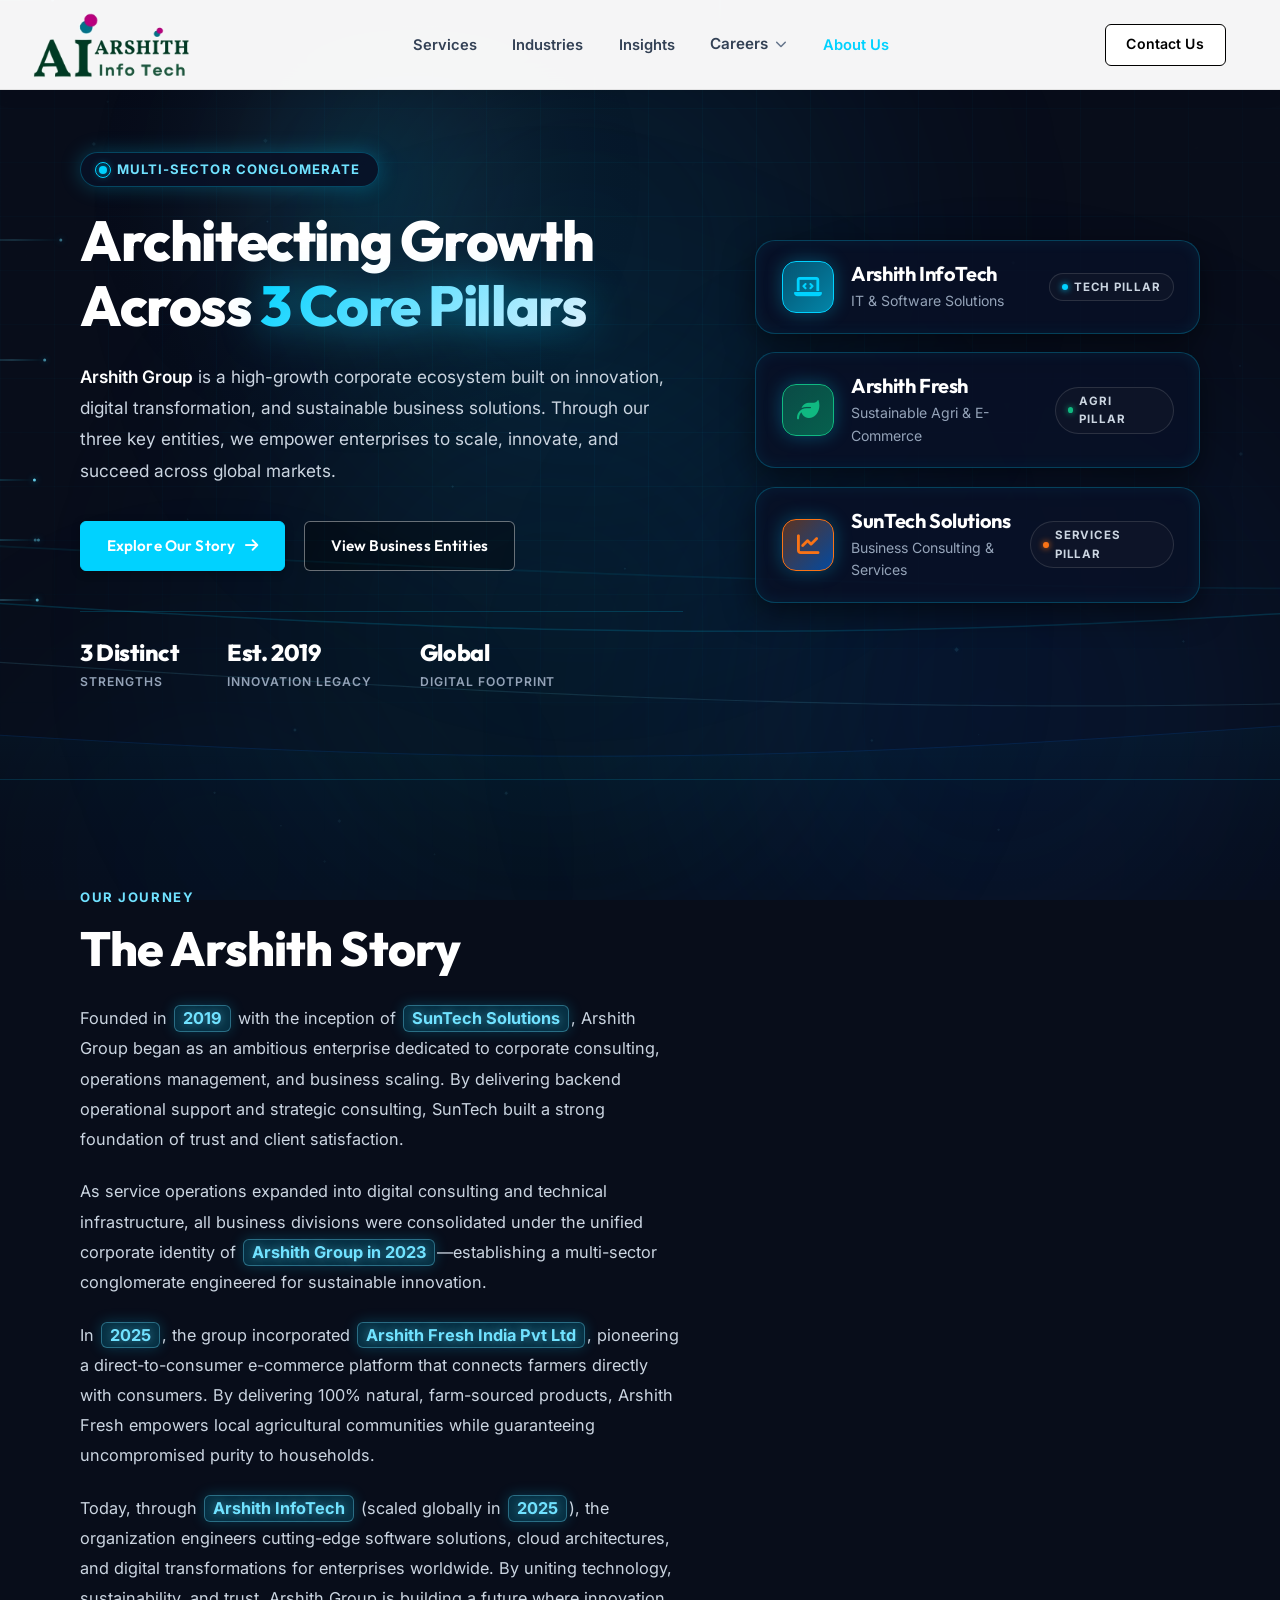
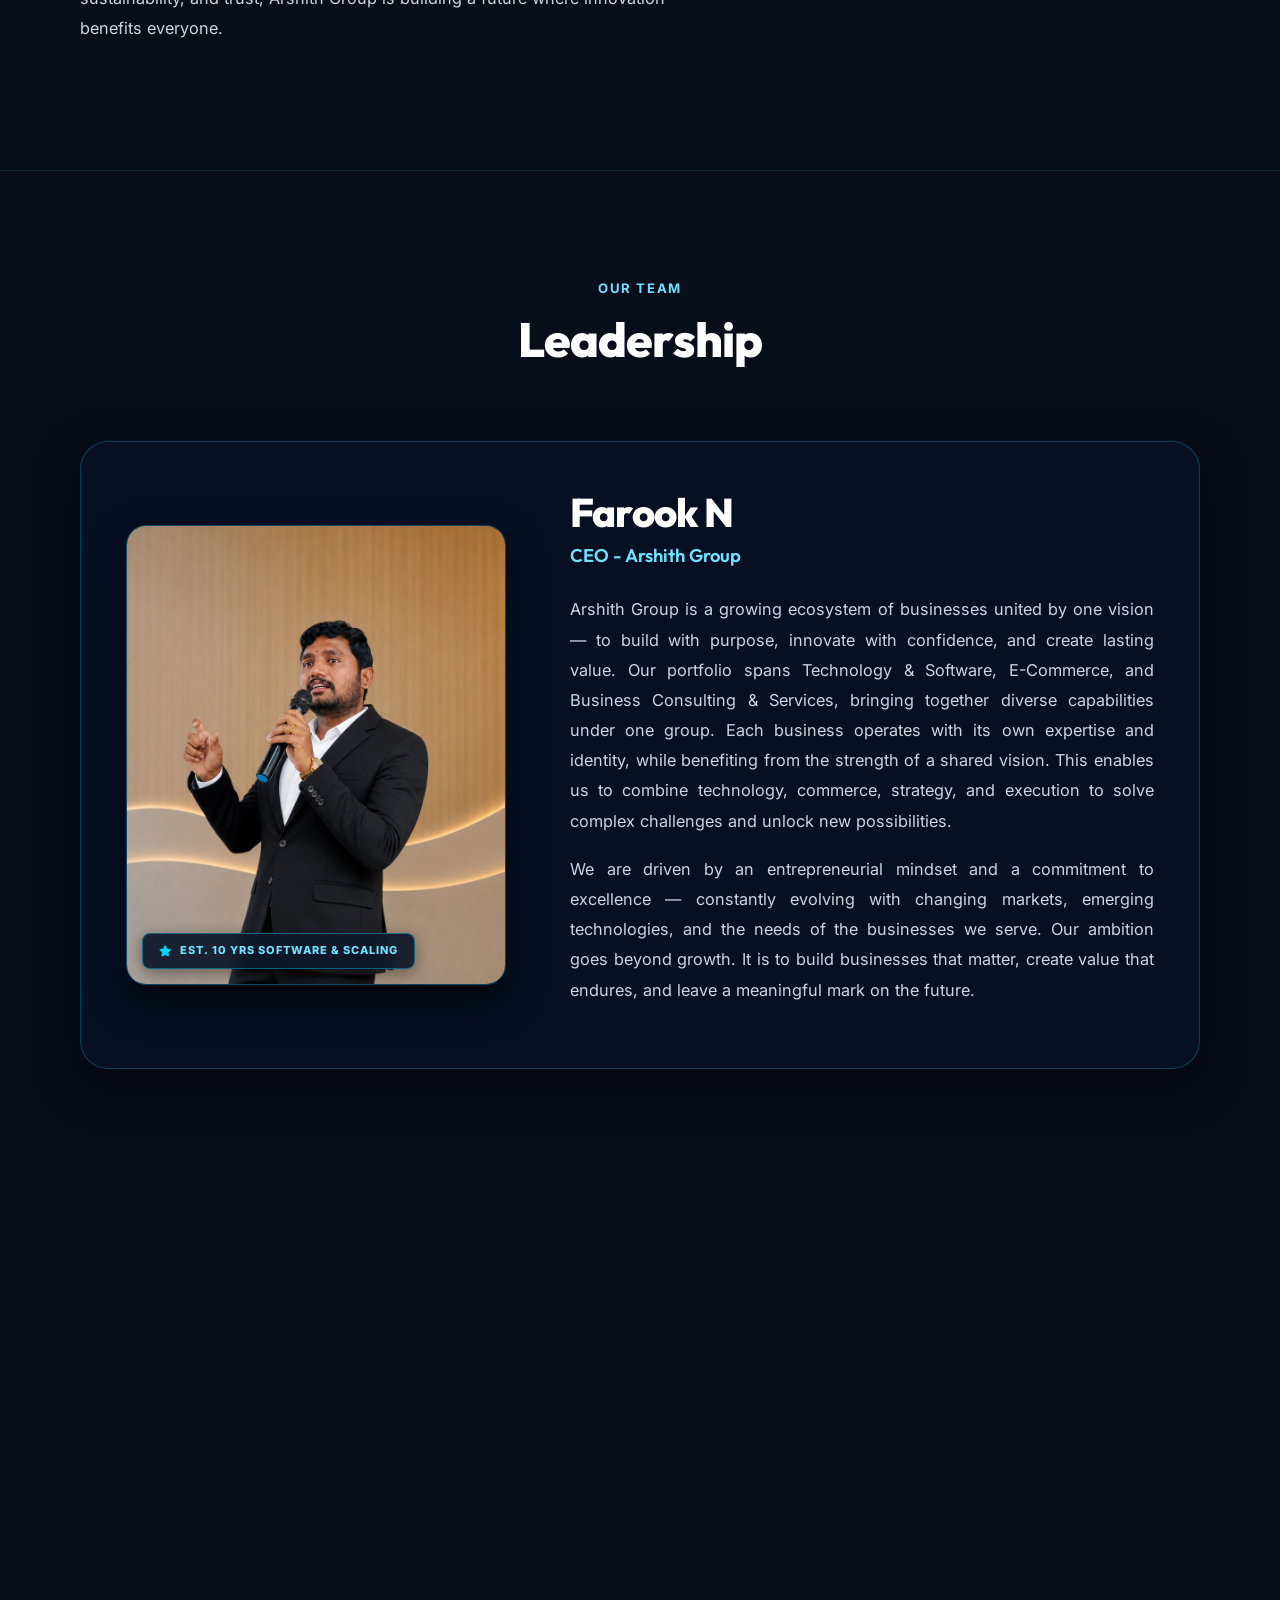
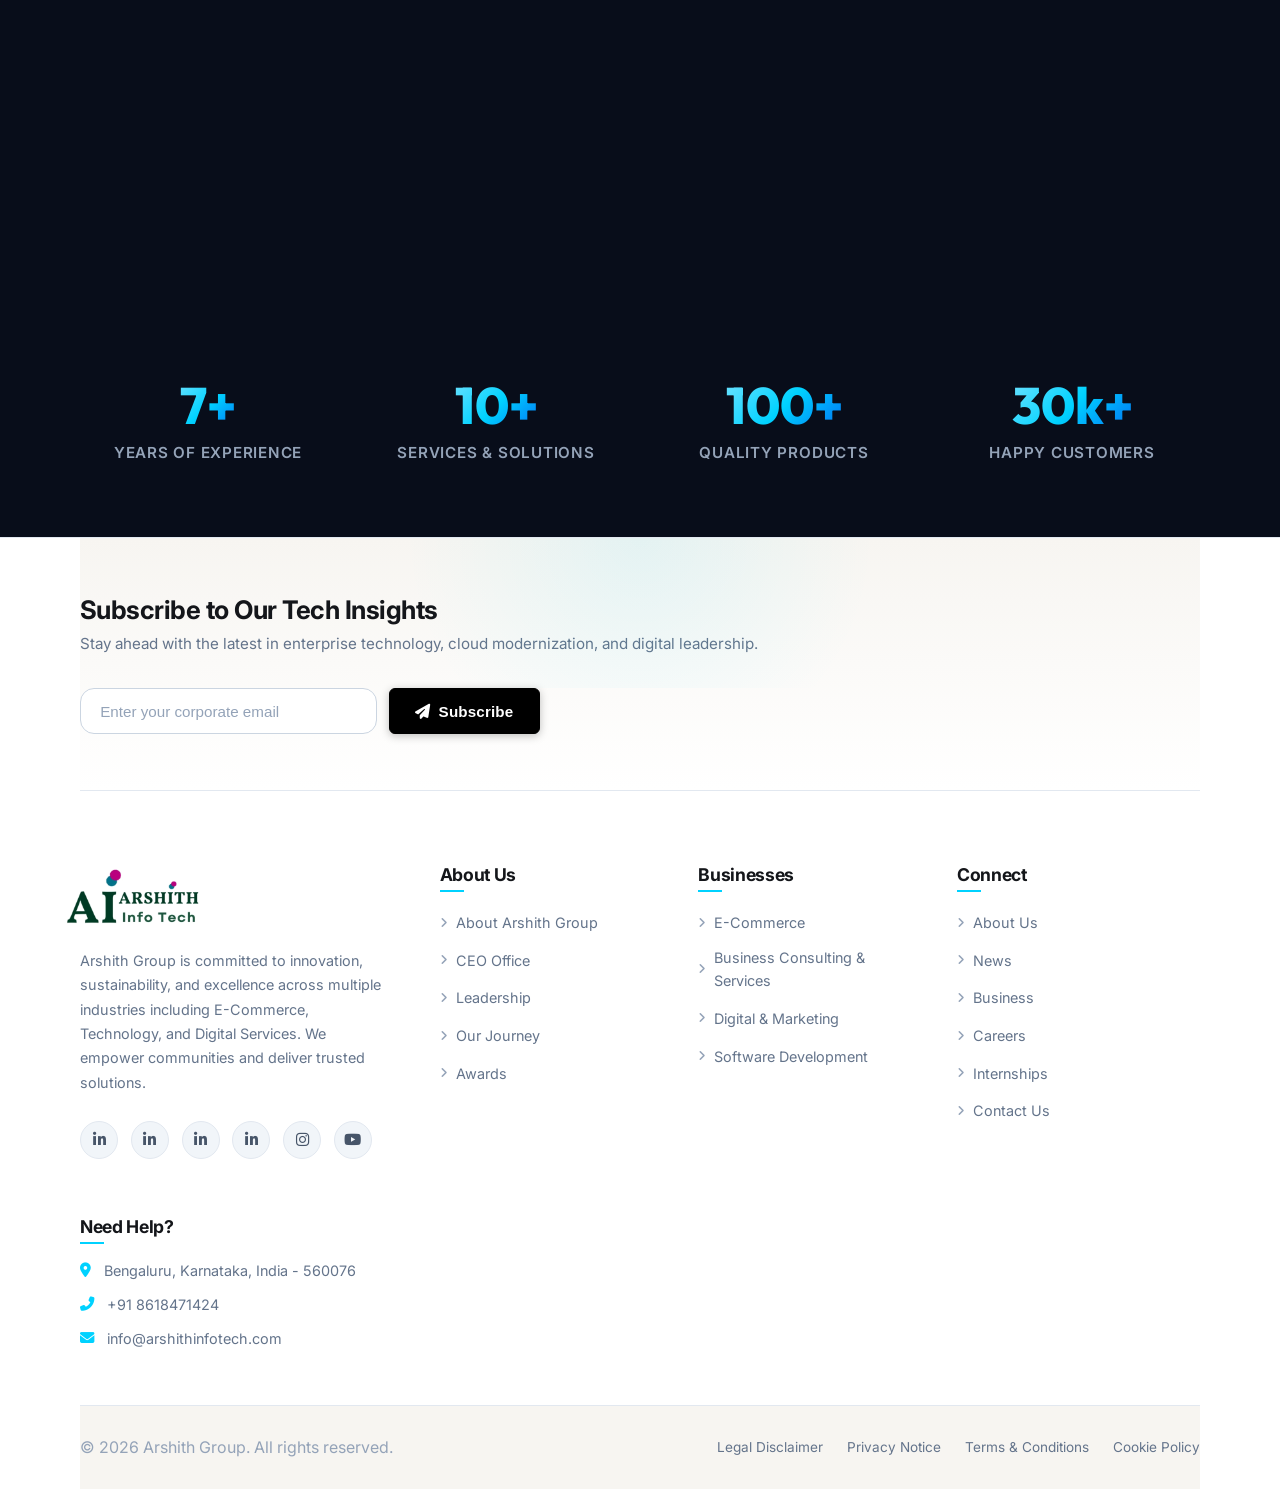
<file: aboutceo.html>
<!DOCTYPE html>
<html lang="en">

<head>
  <meta charset="UTF-8" />
  <meta name="viewport" content="width=device-width, initial-scale=1.0" />
  <title>About Arshith Group | Leadership & Our Story</title>
  <meta name="description"
    content="Meet the executive leaders of Arshith Group. Learn about our story, values, and the team driving innovation across E-Commerce, Technology, and Digital Services." />

  <!-- Google Fonts -->
  <link rel="preconnect" href="https://fonts.googleapis.com" />
  <link rel="preconnect" href="https://fonts.gstatic.com" crossorigin />
  <link
    href="https://fonts.googleapis.com/css2?family=Inter:wght@300;400;500;600;700;800;900&family=Outfit:wght@400;500;600;700;800;900&family=Roboto+Condensed:wght@700&display=swap"
    rel="stylesheet" />

  <!-- Font Awesome -->
  <link rel="stylesheet" href="https://cdnjs.cloudflare.com/ajax/libs/font-awesome/6.4.0/css/all.min.css" />

  <!-- Stylesheets -->
  <link rel="stylesheet" href="css/style.css?v=20260917_v8_industries_perfect" />
  <link rel="stylesheet" href="footer-premium.css?v=20260917_v8_industries_perfect" />

  <style>
    /* ═══════════════════════════════════════════════════
       CYBER BLUE PROFESSIONAL ABOUT US & LEADERSHIP
       ═══════════════════════════════════════════════════ */
    :root {
      --font-brand: 'Outfit', 'Inter', -apple-system, sans-serif;
      --font-body: 'Inter', -apple-system, sans-serif;
      --primary-cyan: #00d2ff;
      --primary-blue: #00d2ff;
      --cyber-border: rgba(0, 210, 255, 0.28);
      --cyber-glow: rgba(0, 210, 255, 0.5);
    }

    body.page-about-cyber {
      background-color: #080d1a;
      color: #ffffff;
      font-family: var(--font-body);
      overflow-x: hidden;
      position: relative;
    }

    /* ── 1. UNIFIED WHITE TOP NAVBAR ── */
    .navbar {
      background: rgba(255, 255, 255, 0.96) !important;
      backdrop-filter: blur(16px);
      -webkit-backdrop-filter: blur(16px);
      border-bottom: 1px solid rgba(0, 0, 0, 0.08) !important;
      box-shadow: 0 4px 20px rgba(0, 0, 0, 0.05);
      padding: 0.35rem 0;
      position: fixed;
      top: 0;
      left: 0;
      width: 100%;
      z-index: 1000;
      transition: var(--transition);
    }

    .nav-links a {
      color: #334155;
      font-weight: 600;
      font-size: 0.92rem;
      transition: color 0.2s ease;
    }

    .nav-links a:hover,
    .nav-links a.active {
      color: #00d2ff;
    }

    .menu-toggle {
      color: #00d2ff;
    }

    /* ── 2. GLOBAL AURORA ORBS & CANVAS (MATCHING HOME PAGE) ── */
    /* Inherited from global css/style.css */

    /* ── 3. HERO & CONGLOMERATE PILLARS (3-PILLAR ECOSYSTEM) ── */
    .hero-conglomerate {
      padding: 9.5rem 0 5.5rem 0;
      position: relative;
      overflow: hidden;
    }

    .hero-conglomerate-grid {
      display: grid;
      grid-template-columns: 1.15fr 0.85fr;
      gap: 4.5rem;
      align-items: center;
    }

    .hero-left-content {
      position: relative;
      z-index: 2;
    }

    .hero-pill-badge {
      display: inline-flex;
      align-items: center;
      gap: 10px;
      padding: 6px 18px;
      background: rgba(8, 17, 38, 0.9);
      border: 1px solid var(--cyber-border);
      border-radius: 50px;
      color: #70e2ff;
      font-size: 0.82rem;
      font-weight: 700;
      letter-spacing: 0.08em;
      text-transform: uppercase;
      margin-bottom: 1.4rem;
      box-shadow: 0 0 20px rgba(0, 210, 255, 0.25);
    }

    .pulse-dot-cyan {
      width: 8px;
      height: 8px;
      border-radius: 50%;
      background: #00d2ff;
      box-shadow: 0 0 10px #00d2ff;
      display: inline-block;
      position: relative;
    }

    .pulse-dot-cyan::after {
      content: '';
      position: absolute;
      inset: -4px;
      border-radius: 50%;
      border: 1.5px solid #00d2ff;
      animation: sonarPulse 2s cubic-bezier(0, 0, 0.2, 1) infinite;
    }

    @keyframes sonarPulse {
      0% { transform: scale(0.8); opacity: 1; }
      100% { transform: scale(2.6); opacity: 0; }
    }

    .hero-main-title {
      font-family: var(--font-brand);
      font-size: clamp(2.4rem, 4.4vw, 3.6rem);
      font-weight: 800;
      line-height: 1.15;
      color: #ffffff;
      margin-bottom: 1.4rem;
      letter-spacing: -0.025em;
    }

    .pillars-accent {
      background: linear-gradient(135deg, #00d2ff 0%, #70e2ff 50%, #e0f2fe 100%);
      -webkit-background-clip: text;
      -webkit-text-fill-color: transparent;
      filter: drop-shadow(0 0 20px rgba(0, 210, 255, 0.5));
    }

    .hero-main-desc {
      font-size: 1.08rem;
      line-height: 1.8;
      color: #cbd5e1;
      margin-bottom: 2.2rem;
      max-width: 600px;
    }

    .hero-main-desc strong {
      color: #ffffff;
      font-weight: 600;
    }

    .hero-actions-row {
      display: flex;
      align-items: center;
      gap: 1.2rem;
      margin-bottom: 2.5rem;
      flex-wrap: wrap;
    }

    .btn-hero-glow {
      display: inline-flex;
      align-items: center;
      gap: 10px;
      padding: 12px 28px;
      background: #00d2ff !important;
      border: 1px solid #00d2ff !important;
      color: #ffffff !important;
      font-family: var(--font-brand);
      font-size: 0.95rem;
      font-weight: 600;
      border-radius: 6px;
      text-decoration: none;
      box-shadow: 0 2px 6px rgba(0, 210, 255, 0.2);
      transition: all 0.2s ease;
    }

    .btn-hero-glow:hover {
      background: #0070f3 !important;
      border-color: #0070f3 !important;
      transform: translateY(-1px);
      box-shadow: 0 4px 12px rgba(0, 210, 255, 0.3);
      color: #ffffff !important;
    }

    .btn-hero-glass {
      display: inline-flex;
      align-items: center;
      gap: 10px;
      padding: 12px 28px;
      background: rgba(255, 255, 255, 0.06);
      border: 1.5px solid rgba(255, 255, 255, 0.35);
      backdrop-filter: blur(10px);
      color: #ffffff !important;
      font-family: var(--font-brand);
      font-size: 0.95rem;
      font-weight: 600;
      border-radius: 6px;
      text-decoration: none;
      transition: all 0.2s ease;
    }

    .btn-hero-glass:hover {
      background: #ffffff !important;
      color: #0f172a !important;
      border-color: #ffffff !important;
      transform: translateY(-1px);
    }


    .hero-metrics-bar {
      display: flex;
      align-items: center;
      gap: 3rem;
      padding-top: 1.6rem;
      border-top: 1px solid rgba(0, 210, 255, 0.18);
      flex-wrap: wrap;
    }

    .hero-metric-item h4 {
      font-family: var(--font-brand);
      font-size: 1.45rem;
      font-weight: 800;
      color: #ffffff;
      margin: 0 0 2px;
    }

    .hero-metric-item span {
      font-size: 0.76rem;
      color: #94a3b8;
      text-transform: uppercase;
      letter-spacing: 0.08em;
      font-weight: 600;
    }

    /* Right Stack of 3 Floating Pillar Cards */
    .hero-pillars-stack {
      display: flex;
      flex-direction: column;
      gap: 1.15rem;
    }

    .pillar-card {
      display: flex;
      align-items: center;
      justify-content: space-between;
      padding: 1.25rem 1.6rem;
      background: rgba(8, 17, 38, 0.88);
      border: 1.5px solid rgba(0, 210, 255, 0.25);
      border-radius: 20px;
      backdrop-filter: blur(14px);
      text-decoration: none;
      box-shadow: 0 10px 30px rgba(0, 0, 0, 0.5), inset 0 0 15px rgba(0, 210, 255, 0.08);
      transition: all 0.35s cubic-bezier(0.16, 1, 0.3, 1);
    }

    .pillar-card:hover {
      transform: translateX(8px) scale(1.02);
      border-color: #00d2ff;
      box-shadow: 0 15px 40px rgba(0, 0, 0, 0.6), 0 0 30px rgba(0, 210, 255, 0.35);
    }

    .pillar-card-left {
      display: flex;
      align-items: center;
      gap: 1.1rem;
    }

    .pillar-icon-box {
      width: 52px;
      height: 52px;
      border-radius: 14px;
      display: flex;
      align-items: center;
      justify-content: center;
      font-size: 1.4rem;
      flex-shrink: 0;
      box-shadow: 0 0 18px rgba(0, 210, 255, 0.3);
    }

    .icon-tech-blue {
      background: linear-gradient(135deg, rgba(0, 210, 255, 0.35) 0%, rgba(0, 210, 255, 0.6) 100%);
      border: 1.5px solid #00d2ff;
      color: #00d2ff;
    }

    .icon-agri-green {
      background: linear-gradient(135deg, rgba(16, 185, 129, 0.35) 0%, rgba(5, 150, 105, 0.6) 100%);
      border: 1.5px solid #10b981;
      color: #10b981;
    }

    .icon-services-orange {
      background: linear-gradient(135deg, rgba(249, 115, 22, 0.35) 0%, rgba(0, 112, 243, 0.6) 100%);
      border: 1.5px solid #f97316;
      color: #f97316;
    }

    .pillar-text h3 {
      font-family: var(--font-brand);
      font-size: 1.25rem;
      font-weight: 700;
      color: #ffffff;
      margin: 0 0 4px;
    }

    .pillar-text p {
      font-size: 0.88rem;
      color: #94a3b8;
      margin: 0;
    }

    .pillar-tag {
      display: inline-flex;
      align-items: center;
      gap: 6px;
      font-size: 0.72rem;
      font-weight: 700;
      text-transform: uppercase;
      letter-spacing: 0.08em;
      padding: 4px 12px;
      border-radius: 50px;
      background: rgba(15, 23, 42, 0.8);
      border: 1px solid rgba(255, 255, 255, 0.12);
      color: #cbd5e1;
    }

    .tag-dot-blue { width: 6px; height: 6px; border-radius: 50%; background: #00d2ff; box-shadow: 0 0 6px #00d2ff; }
    .tag-dot-green { width: 6px; height: 6px; border-radius: 50%; background: #10b981; box-shadow: 0 0 6px #10b981; }
    .tag-dot-orange { width: 6px; height: 6px; border-radius: 50%; background: #f97316; box-shadow: 0 0 6px #f97316; }

    /* ── 4. THE ARSHITH STORY (ORIGIN & MILESTONES) ── */
    .story-cyber-section {
      padding: 6.5rem 0;
      position: relative;
      border-top: 1px solid rgba(0, 210, 255, 0.15);
      border-bottom: 1px solid rgba(0, 210, 255, 0.15);
    }

    .story-grid {
      display: grid;
      grid-template-columns: 1.15fr 0.85fr;
      gap: 4.5rem;
      align-items: center;
    }

    .section-eyebrow {
      display: inline-block;
      color: #70e2ff;
      font-size: 0.82rem;
      font-weight: 700;
      text-transform: uppercase;
      letter-spacing: 0.12em;
      margin-bottom: 0.6rem;
    }

    .story-title {
      font-family: var(--font-brand);
      font-size: clamp(2.2rem, 3.8vw, 3rem);
      font-weight: 800;
      color: #ffffff;
      margin-bottom: 1.6rem;
      letter-spacing: -0.02em;
    }

    .story-text p {
      font-size: 1.02rem;
      line-height: 1.85;
      color: #cbd5e1;
      margin-bottom: 1.4rem;
    }

    .story-text p strong {
      color: #70e2ff;
      font-weight: 700;
      background: rgba(0, 210, 255, 0.18);
      border: 1px solid rgba(112, 226, 255, 0.35);
      padding: 1px 8px;
      border-radius: 6px;
      box-shadow: 0 0 14px rgba(0, 210, 255, 0.22);
      display: inline-block;
      line-height: 1.4;
      margin: 1px 2px;
      text-shadow: 0 0 10px rgba(112, 226, 255, 0.5);
    }

    .story-img-wrap {
      position: relative;
      border-radius: 24px;
      overflow: hidden;
      border: 1.5px solid rgba(0, 210, 255, 0.35);
      box-shadow: 0 20px 45px rgba(0, 0, 0, 0.7), 0 0 35px rgba(0, 210, 255, 0.2);
    }

    .story-img-wrap img {
      width: 100%;
      height: 100%;
      object-fit: cover;
      display: block;
      transition: transform 0.6s ease;
    }

    .story-img-wrap:hover img {
      transform: scale(1.03);
    }

    /* ── 5. EXECUTIVE LEADERSHIP PROFILES ── */
    .leadership-cyber-section {
      padding: 6.5rem 0;
      position: relative;
    }

    .leadership-header {
      text-align: center;
      margin-bottom: 4.5rem;
    }

    .leader-block {
      display: grid;
      gap: 64px;
      align-items: center;
      margin-bottom: 90px;
      background: rgba(8, 17, 38, 0.85);
      border: 1px solid rgba(0, 210, 255, 0.25);
      border-radius: 28px;
      padding: 45px;
      box-shadow: 0 16px 40px rgba(0, 0, 0, 0.5);
      transition: all 0.35s ease;
    }

    .leader-block:hover {
      border-color: rgba(0, 210, 255, 0.6);
      box-shadow: 0 0 45px rgba(0, 210, 255, 0.3);
    }

    .leader-block-farook {
      grid-template-columns: 380px 1fr;
    }

    .leader-block-pallavi {
      grid-template-columns: 1fr 380px;
    }

    .leader-photo-card {
      position: relative;
    }

    .leader-photo-card img {
      width: 100%;
      height: 460px;
      object-fit: cover;
      object-position: center top;
      border-radius: 20px;
      border: 1.5px solid rgba(0, 210, 255, 0.3);
      box-shadow: 0 16px 36px rgba(0, 0, 0, 0.6);
      display: block;
      transition: transform 0.3s ease;
    }

    .leader-photo-card:hover img {
      transform: scale(1.015);
      border-color: #00d2ff;
    }

    .leader-credential-badge {
      position: absolute;
      bottom: 16px;
      left: 16px;
      font-size: 11px;
      font-weight: 800;
      text-transform: uppercase;
      letter-spacing: 1px;
      background: rgba(15, 23, 42, 0.92);
      backdrop-filter: blur(10px);
      color: #70e2ff;
      border: 1px solid rgba(0, 210, 255, 0.4);
      padding: 8px 16px;
      border-radius: 8px;
      box-shadow: 0 4px 16px rgba(0, 0, 0, 0.4);
      display: inline-flex;
      align-items: center;
      gap: 8px;
    }

    .leader-credential-badge i {
      color: #00d2ff;
    }

    .leader-info h3 {
      font-family: var(--font-brand);
      font-size: 2.5rem;
      font-weight: 800;
      color: #ffffff;
      margin-bottom: 4px;
      letter-spacing: -0.02em;
    }

    .leader-role {
      font-family: var(--font-brand);
      font-size: 1.15rem;
      color: #70e2ff;
      font-weight: 600;
      margin-bottom: 24px;
    }

    .leader-info p {
      font-size: 1.02rem;
      line-height: 1.85;
      color: #cbd5e1;
      margin-bottom: 18px;
      text-align: justify;
    }

    /* ── 6. RESPONSIVE BREAKPOINTS (MOBILE & TABLET) ── */
    @media (max-width: 1024px) {
      .hero-conglomerate {
        padding: 7rem 0 3.5rem 0;
        display: flex;
        align-items: center;
        justify-content: center;
      }
      .hero-conglomerate .container {
        display: flex;
        flex-direction: column;
        align-items: center;
        justify-content: center;
      }
      .hero-conglomerate-grid {
        grid-template-columns: 1fr;
        gap: 3rem;
        width: 100%;
        display: flex;
        flex-direction: column;
        align-items: center;
        justify-content: center;
      }
      .hero-left-content {
        display: flex;
        flex-direction: column;
        align-items: center;
        text-align: center;
        margin: 0 auto;
        width: 100%;
        max-width: 700px;
      }
      .hero-pill-badge {
        margin: 0 auto 1.2rem auto;
      }
      .hero-main-title {
        text-align: center;
        width: 100%;
      }
      .hero-main-desc {
        text-align: center;
        margin: 0 auto 1.8rem auto;
      }
      .hero-actions-row {
        justify-content: center;
        margin: 0 auto 2rem auto;
      }
      .hero-metrics-bar {
        justify-content: center;
        margin: 1.5rem auto 0 auto;
        width: 100%;
      }
      .hero-pillars-stack {
        width: 100%;
        max-width: 520px;
        margin: 1.5rem auto 0 auto;
      }
      .story-grid {
        grid-template-columns: 1fr;
        gap: 40px;
      }
      .leader-block-farook,
      .leader-block-pallavi {
        grid-template-columns: 1fr;
        gap: 36px;
        padding: 32px;
      }
      .leader-block-pallavi .leader-photo-card {
        order: -1;
      }
      .leader-photo-card img {
        height: 420px;
      }
    }

    @media (max-width: 768px) {
      .hero-conglomerate {
        padding: 5.5rem 0 2.5rem 0;
      }
      .hero-main-title {
        font-size: clamp(2rem, 7vw, 2.7rem);
        text-align: center;
      }
      .hero-main-desc {
        font-size: 0.98rem;
        line-height: 1.7;
        text-align: center;
        padding: 0 0.5rem;
      }
      .hero-actions-row {
        flex-direction: column;
        width: 100%;
        gap: 0.85rem;
      }
      .hero-actions-row .btn-hero-glow,
      .hero-actions-row .btn-hero-glass {
        width: 100%;
        justify-content: center;
        text-align: center;
      }
      .hero-metrics-bar {
        display: grid;
        grid-template-columns: repeat(3, 1fr);
        gap: 1rem;
        padding: 1.25rem 0.5rem 0 0.5rem;
      }
      .hero-metric-item h4 {
        font-size: 1.25rem;
      }
      .hero-metric-item span {
        font-size: 0.72rem;
      }
      .pillar-card {
        padding: 14px 16px;
      }
      .pillar-icon-box {
        width: 44px;
        height: 44px;
        font-size: 1.2rem;
      }
      .pillar-text h3 {
        font-size: 1.15rem;
      }
      .story-cyber-section,
      .leadership-cyber-section {
        padding: 4.5rem 0;
      }
      .story-title {
        font-size: clamp(1.85rem, 6.5vw, 2.4rem);
      }
      .story-text p {
        font-size: 0.95rem;
        line-height: 1.75;
      }
      .leader-block {
        padding: 24px 18px;
        border-radius: 20px;
        margin-bottom: 50px;
        gap: 24px;
      }
      .leader-photo-card img {
        height: 360px;
      }
      .leader-info h3 {
        font-size: 2rem;
      }
      .leader-role {
        font-size: 1rem;
        margin-bottom: 16px;
      }
      .leader-info p {
        font-size: 0.94rem;
        line-height: 1.75;
        text-align: left;
      }
      /* Mobile Drawer Nav Link Colors */
      .nav-links a {
        color: #1e293b !important;
      }
      .nav-links a:hover,
      .nav-links a.active {
        color: #00d2ff !important;
      }
      #menuOverlay {
        z-index: 990 !important;
      }
    }

    @media (max-width: 480px) {
      .hero-metrics-bar {
        grid-template-columns: repeat(3, 1fr);
        gap: 0.5rem;
        text-align: center;
      }
      .hero-metric-item {
        border-bottom: none;
        padding-bottom: 0;
      }
      .leader-photo-card img {
        height: 300px;
      }
      .leader-credential-badge {
        font-size: 9.5px;
        padding: 6px 12px;
        bottom: 10px;
        left: 10px;
      }
    }
  </style>
</head>

<body class="page-about-cyber theme-page-cyber-blue">

  <!-- Global Animated Background (Interactive Constellation Canvas + Ambient Aurora Glow) -->
  <div class="global-aurora-bg">
    <div class="aurora-orb aurora-orb-1"></div>
    <div class="aurora-orb aurora-orb-2"></div>
    <div class="aurora-orb aurora-orb-3"></div>
    <div class="aurora-orb aurora-orb-4"></div>
  </div>
  <canvas id="globalParticlesCanvas"></canvas>

  <!-- ══════════ NAVBAR ══════════ -->
  <nav class="navbar">
    <div class="container">
      <a href="index.html" class="logo">
        <img src="assets/images/logo-official.png" alt="Arshith Info-Tech" class="logo-img">
      </a>
      <ul class="nav-links">
        <div class="drawer-header">
          <button class="drawer-close" aria-label="Close menu"><i class="fas fa-times"></i></button>
        </div>
        <li><a href="services.html"><i class="fas fa-laptop-code"></i> Services</a></li>
        <li><a href="industries.html"><i class="fas fa-layer-group"></i> Industries</a></li>
        <li><a href="insights.html"><i class="fas fa-newspaper"></i> Insights</a></li>
        
        <!-- Careers Dropdown Navigation Item -->
        <li class="nav-item-dropdown">
          <a href="javascript:void(0)" class="dropdown-trigger" aria-haspopup="true" aria-expanded="false">
            <i class="fas fa-briefcase"></i> Careers <i class="fas fa-chevron-down nav-dropdown-arrow"></i>
          </a>
          <ul class="nav-dropdown-menu">
            <li>
              <a href="careers.html" class="nav-dropdown-link">
                <span class="dropdown-link-icon"><i class="fas fa-user-tie"></i></span>
                <div class="dropdown-link-text">
                  <strong>Full-Time Careers</strong>
                  <small>Experienced &amp; Early Career Openings</small>
                </div>
              </a>
            </li>
            <li>
              <a href="internships.html" class="nav-dropdown-link">
                <span class="dropdown-link-icon"><i class="fas fa-graduation-cap"></i></span>
                <div class="dropdown-link-text">
                  <strong>Internships 2026</strong>
                  <small>Students &amp; Graduate Programs</small>
                </div>
              </a>
            </li>
          </ul>
        </li>

        <li><a href="about-infotech.html" class="active"><i class="fas fa-building"></i> About Us</a></li>
        <li class="drawer-cta-item"><a href="javascript:void(0)" class="btn btn-primary drawer-cta-btn" aria-haspopup="dialog"><i class="fas fa-paper-plane"></i> Contact Us</a></li>
      </ul>
      <a href="javascript:void(0)" class="btn btn-primary nav-cta" aria-haspopup="dialog">Contact Us</a>
      <div class="menu-toggle" aria-label="Open Navigation Menu">
        <i class="fas fa-bars"></i>
      </div>
    </div>
  </nav>

  <!-- Mobile Menu Overlay -->
  <div id="menuOverlay"></div>

  <main>
    <!-- ══════════ 1. HERO SECTION (Screenshot 1) ══════════ -->
    <section class="hero-conglomerate">
      <div class="container">
        <div class="hero-conglomerate-grid">
          <!-- Left Column -->
          <div class="hero-left-content reveal-left">
            <div class="hero-pill-badge">
              <span class="pulse-dot-cyan"></span> Multi-Sector Conglomerate
            </div>
            
            <h1 class="hero-main-title">
              Architecting Growth<br>
              Across <span class="pillars-accent">3 Core Pillars</span>
            </h1>

            <p class="hero-main-desc">
              <strong>Arshith Group</strong> is a high-growth corporate ecosystem built on innovation, digital transformation, and sustainable business solutions. Through our three key entities, we empower enterprises to scale, innovate, and succeed across global markets.
            </p>

            <div class="hero-actions-row">
              <a href="#story" class="btn-hero-glow">
                Explore Our Story <i class="fas fa-arrow-right"></i>
              </a>
              <a href="#entities" class="btn-hero-glass">
                View Business Entities
              </a>
            </div>

            <div class="hero-metrics-bar">
              <div class="hero-metric-item">
                <h4>3 Distinct</h4>
                <span>Strengths</span>
              </div>
              <div class="hero-metric-item">
                <h4>Est. 2019</h4>
                <span>Innovation Legacy</span>
              </div>
              <div class="hero-metric-item">
                <h4>Global</h4>
                <span>Digital Footprint</span>
              </div>
            </div>
          </div>

          <!-- Right Column: 3 Floating Glass Pillar Cards -->
          <div class="hero-pillars-stack reveal-right" id="entities">
            <!-- Pillar 1: Arshith InfoTech -->
            <a href="infotech.html" class="pillar-card">
              <div class="pillar-card-left">
                <div class="pillar-icon-box icon-tech-blue">
                  <i class="fas fa-laptop-code"></i>
                </div>
                <div class="pillar-text">
                  <h3>Arshith InfoTech</h3>
                  <p>IT &amp; Software Solutions</p>
                </div>
              </div>
              <span class="pillar-tag">
                <span class="tag-dot-blue"></span> Tech Pillar
              </span>
            </a>

            <!-- Pillar 2: Arshith Fresh -->
            <a href="https://arshithfresh.com/" target="_blank" class="pillar-card">
              <div class="pillar-card-left">
                <div class="pillar-icon-box icon-agri-green">
                  <i class="fas fa-leaf"></i>
                </div>
                <div class="pillar-text">
                  <h3>Arshith Fresh</h3>
                  <p>Sustainable Agri &amp; E-Commerce</p>
                </div>
              </div>
              <span class="pillar-tag">
                <span class="tag-dot-green"></span> Agri Pillar
              </span>
            </a>

            <!-- Pillar 3: SunTech Solutions -->
            <a href="https://suntechorganization.com/" target="_blank" class="pillar-card">
              <div class="pillar-card-left">
                <div class="pillar-icon-box icon-services-orange">
                  <i class="fas fa-chart-line"></i>
                </div>
                <div class="pillar-text">
                  <h3>SunTech Solutions</h3>
                  <p>Business Consulting &amp; Services</p>
                </div>
              </div>
              <span class="pillar-tag">
                <span class="tag-dot-orange"></span> Services Pillar
              </span>
            </a>
          </div>
        </div>
      </div>
    </section>

    <!-- ══════════ 2. OUR JOURNEY / THE ARSHITH STORY (Screenshot 2) ══════════ -->
    <section class="story-cyber-section" id="story">
      <div class="container">
        <div class="story-grid">
          <!-- Story Content -->
          <div class="story-text reveal-left">
            <span class="section-eyebrow">Our Journey</span>
            <h2 class="story-title">The Arshith Story</h2>

            <p>
              Founded in <strong>2019</strong> with the inception of <strong>SunTech Solutions</strong>, Arshith Group began as an ambitious enterprise dedicated to corporate consulting, operations management, and business scaling. By delivering backend operational support and strategic consulting, SunTech built a strong foundation of trust and client satisfaction.
            </p>

            <p>
              As service operations expanded into digital consulting and technical infrastructure, all business divisions were consolidated under the unified corporate identity of <strong>Arshith Group in 2023</strong>—establishing a multi-sector conglomerate engineered for sustainable innovation.
            </p>

            <p>
              In <strong>2025</strong>, the group incorporated <strong>Arshith Fresh India Pvt Ltd</strong>, pioneering a direct-to-consumer e-commerce platform that connects farmers directly with consumers. By delivering 100% natural, farm-sourced products, Arshith Fresh empowers local agricultural communities while guaranteeing uncompromised purity to households.
            </p>

            <p>
              Today, through <strong>Arshith InfoTech</strong> (scaled globally in <strong>2025</strong>), the organization engineers cutting-edge software solutions, cloud architectures, and digital transformations for enterprises worldwide. By uniting technology, sustainability, and trust, Arshith Group is building a future where innovation benefits everyone.
            </p>
          </div>

          <!-- Story Image -->
          <div class="story-img-wrap reveal-right">
            <img src="assets/images/about-team.jpg" alt="Arshith Group Corporate Team in Glass Atrium" />
          </div>
        </div>
      </div>
    </section>

    <!-- ══════════ 3. LEADERSHIP SECTION (Screenshot 3 & 4) ══════════ -->
    <section class="leadership-cyber-section" id="leadership">
      <div class="container">
        <div class="leadership-header reveal-up">
          <span class="section-eyebrow">Our Team</span>
          <h2 class="story-title" style="margin-bottom: 0;">Leadership</h2>
        </div>

        <!-- 3.1 CEO Section: Farook N (Screenshot 3) -->
        <div class="leader-block leader-block-farook reveal-up">
          <!-- Left: Farook N Photo Card -->
          <div class="leader-photo-card">
            <img src="logos/farook_executive.jpg" alt="Farook N - CEO & Chairman, Arshith Group" />
            <div class="leader-credential-badge">
              <i class="fa-solid fa-star"></i> Est. 10 Yrs Software &amp; Scaling
            </div>
          </div>

          <!-- Right: Farook N Biography -->
          <div class="leader-info">
            <h3>Farook N</h3>
            <div class="leader-role">CEO - Arshith Group</div>

            <p>
              Arshith Group is a growing ecosystem of businesses united by one vision — to build with purpose, innovate with confidence, and create lasting value. Our portfolio spans Technology &amp; Software, E-Commerce, and Business Consulting &amp; Services, bringing together diverse capabilities under one group. Each business operates with its own expertise and identity, while benefiting from the strength of a shared vision. This enables us to combine technology, commerce, strategy, and execution to solve complex challenges and unlock new possibilities.
            </p>

            <p>
              We are driven by an entrepreneurial mindset and a commitment to excellence — constantly evolving with changing markets, emerging technologies, and the needs of the businesses we serve. Our ambition goes beyond growth. It is to build businesses that matter, create value that endures, and leave a meaningful mark on the future.
            </p>
          </div>
        </div>

        <!-- 3.2 MD Section: Pallavi N (Screenshot 4) -->
        <div class="leader-block leader-block-pallavi reveal-up">
          <!-- Left: Pallavi N Biography -->
          <div class="leader-info">
            <h3>Pallavi N</h3>
            <div class="leader-role">Managing Director - Arshith Group</div>

            <p>
              Leadership at Arshith Group is driven by a commitment to innovation, excellence, and sustainable growth. Across Technology &amp; Software, E-Commerce, and Business Consulting &amp; Services, we focus on building businesses that are scalable, resilient, and future-ready.
            </p>

            <p>
              Our leadership philosophy is built on integrity, strategic thinking, continuous innovation, and disciplined execution — empowering people, strengthening businesses, and creating lasting value. We don't just pursue growth. We build the foundation for what comes next.
            </p>
          </div>

          <!-- Right: Pallavi N Photo Card -->
          <div class="leader-photo-card">
            <img src="logos/pallavi_wooden.jpg" alt="Pallavi N - Managing Director, Arshith Group" />
            <div class="leader-credential-badge">
              <i class="fa-solid fa-star"></i> Est. 10 Yrs Operational Systems
            </div>
          </div>
        </div>
      </div>
    </section>
  </main>

  <!-- ══════════ IMPACT STATS (Above Footer) ══════════ -->
  <section class="pre-footer-stats">
    <div class="container">
      <div class="stats-counter-grid">
        <div class="stats-counter-item">
          <div class="stats-counter-number"><span class="counter" data-target="7">7</span>+</div>
          <div class="stats-counter-label">Years of Experience</div>
        </div>
        <div class="stats-counter-item">
          <div class="stats-counter-number"><span class="counter" data-target="10">10</span>+</div>
          <div class="stats-counter-label">Services &amp; Solutions</div>
        </div>
        <div class="stats-counter-item">
          <div class="stats-counter-number"><span class="counter" data-target="100">100</span>+</div>
          <div class="stats-counter-label">Quality Products</div>
        </div>
        <div class="stats-counter-item">
          <div class="stats-counter-number"><span class="counter" data-target="30">30</span>k+</div>
          <div class="stats-counter-label">Happy Customers</div>
        </div>
      </div>
    </div>
  </section>

  <!-- ══════════ 4. PREMIUM FOOTER (Screenshot 5) ══════════ -->
  <footer class="footer">
    <div class="container">
      <div class="footer-newsletter">
        <div class="newsletter-content">
          <div class="newsletter-text">
            <h3>Subscribe to Our Tech Insights</h3>
            <p>Stay ahead with the latest in enterprise technology, cloud modernization, and digital leadership.</p>
          </div>
          <form class="newsletter-form">
            <input type="email" placeholder="Enter your corporate email" required>
            <button type="submit" class="btn btn-primary"><i class="fas fa-paper-plane"></i> Subscribe</button>
          </form>
        </div>
      </div>

      <div class="footer-grid">
        <div class="footer-brand">
          <a href="index.html" class="logo footer-logo">
            <img src="assets/images/logo-official.png" alt="Arshith Group Logo" class="logo-img">
          </a>
          <p class="footer-about">
            Arshith Group is committed to innovation, sustainability, and excellence across multiple industries including E-Commerce, Technology, and Digital Services. We empower communities and deliver trusted solutions.
          </p>
          <div class="social-links">
            <a href="https://www.linkedin.com/in/farook-n-2bb2b5344/" target="_blank" aria-label="LinkedIn" class="social-icon"><i class="fab fa-linkedin-in"></i></a>
            <a href="https://www.linkedin.com/company/arshith-fresh-india-pvt-ltd/posts/?feedView=all" target="_blank" aria-label="LinkedIn" class="social-icon"><i class="fab fa-linkedin-in"></i></a>
            <a href="https://www.linkedin.com/in/pallavi-n-4578033ab/" target="_blank" aria-label="LinkedIn" class="social-icon"><i class="fab fa-linkedin-in"></i></a>
            <a href="https://www.linkedin.com/company/suntech-it-solution/" target="_blank" aria-label="LinkedIn" class="social-icon"><i class="fab fa-linkedin-in"></i></a>
            <a href="https://www.instagram.com/arshithgroup?igsh=MWRnNXN0NDRpeWQ1bg==" target="_blank" aria-label="Instagram" class="social-icon"><i class="fab fa-instagram"></i></a>
            <a href="https://youtube.com/@arshithfresh?si=ZjvzneHlriAxv322" target="_blank" aria-label="YouTube" class="social-icon"><i class="fab fa-youtube"></i></a>
          </div>
        </div>

        <div class="footer-links">
          <h4>About Us</h4>
          <ul>
            <li><a href="about-infotech.html"><i class="fas fa-angle-right"></i> About Arshith Group</a></li>
            <li><a href="about-infotech.html#leadership"><i class="fas fa-angle-right"></i> CEO Office</a></li>
            <li><a href="about-infotech.html#leadership"><i class="fas fa-angle-right"></i> Leadership</a></li>
            <li><a href="#story"><i class="fas fa-angle-right"></i> Our Journey</a></li>
            <li><a href="about-infotech.html"><i class="fas fa-angle-right"></i> Awards</a></li>
          </ul>
        </div>

        <div class="footer-links">
          <h4>Businesses</h4>
          <ul>
            <li><a href="https://arshithfresh.com/" target="_blank"><i class="fas fa-angle-right"></i> E-Commerce</a></li>
            <li><a href="https://suntechorganization.com/" target="_blank"><i class="fas fa-angle-right"></i> Business Consulting &amp; Services</a></li>
            <li><a href="https://suntechorganization.com/" target="_blank"><i class="fas fa-angle-right"></i> Digital &amp; Marketing</a></li>
            <li><a href="infotech.html"><i class="fas fa-angle-right"></i> Software Development</a></li>
          </ul>
        </div>

        <div class="footer-links">
          <h4>Connect</h4>
          <ul>
            <li><a href="about-infotech.html"><i class="fas fa-angle-right"></i> About Us</a></li>
            <li><a href="index.html#insights"><i class="fas fa-angle-right"></i> News</a></li>
            <li><a href="index.html#services"><i class="fas fa-angle-right"></i> Business</a></li>
            <li><a href="careers.html"><i class="fas fa-angle-right"></i> Careers</a></li>
            <li><a href="internships.html"><i class="fas fa-angle-right"></i> Internships</a></li>
            <li><a href="index.html#contact"><i class="fas fa-angle-right"></i> Contact Us</a></li>
          </ul>
        </div>

        <div class="footer-links">
          <h4>Need Help?</h4>
          <ul class="footer-contact-minimal">
            <li><i class="fas fa-map-marker-alt"></i> Bengaluru, Karnataka, India - 560076</li>
            <li><i class="fas fa-phone-alt"></i> +91 8618471424</li>
            <li><i class="fas fa-envelope"></i> info@arshithinfotech.com</li>
          </ul>
        </div>
      </div>

      <div class="footer-bottom">
        <div class="footer-bottom-flex">
          <p>&copy; 2026 Arshith Group. All rights reserved.</p>
          <div class="legal-links">
            <a href="#">Legal Disclaimer</a>
            <a href="#">Privacy Notice</a>
            <a href="#">Terms &amp; Conditions</a>
            <a href="#">Cookie Policy</a>
          </div>
        </div>
      </div>
    </div>
  </footer>

  <!-- Back to Top Button -->
  <button id="backToTop" aria-label="Back to top"><i class="fas fa-chevron-up"></i></button>

  <script src="js/main.js"></script>
</body>

</html>

<!-- Last Updated: 2026-09-04T07:32:27.501Z -->
</file>
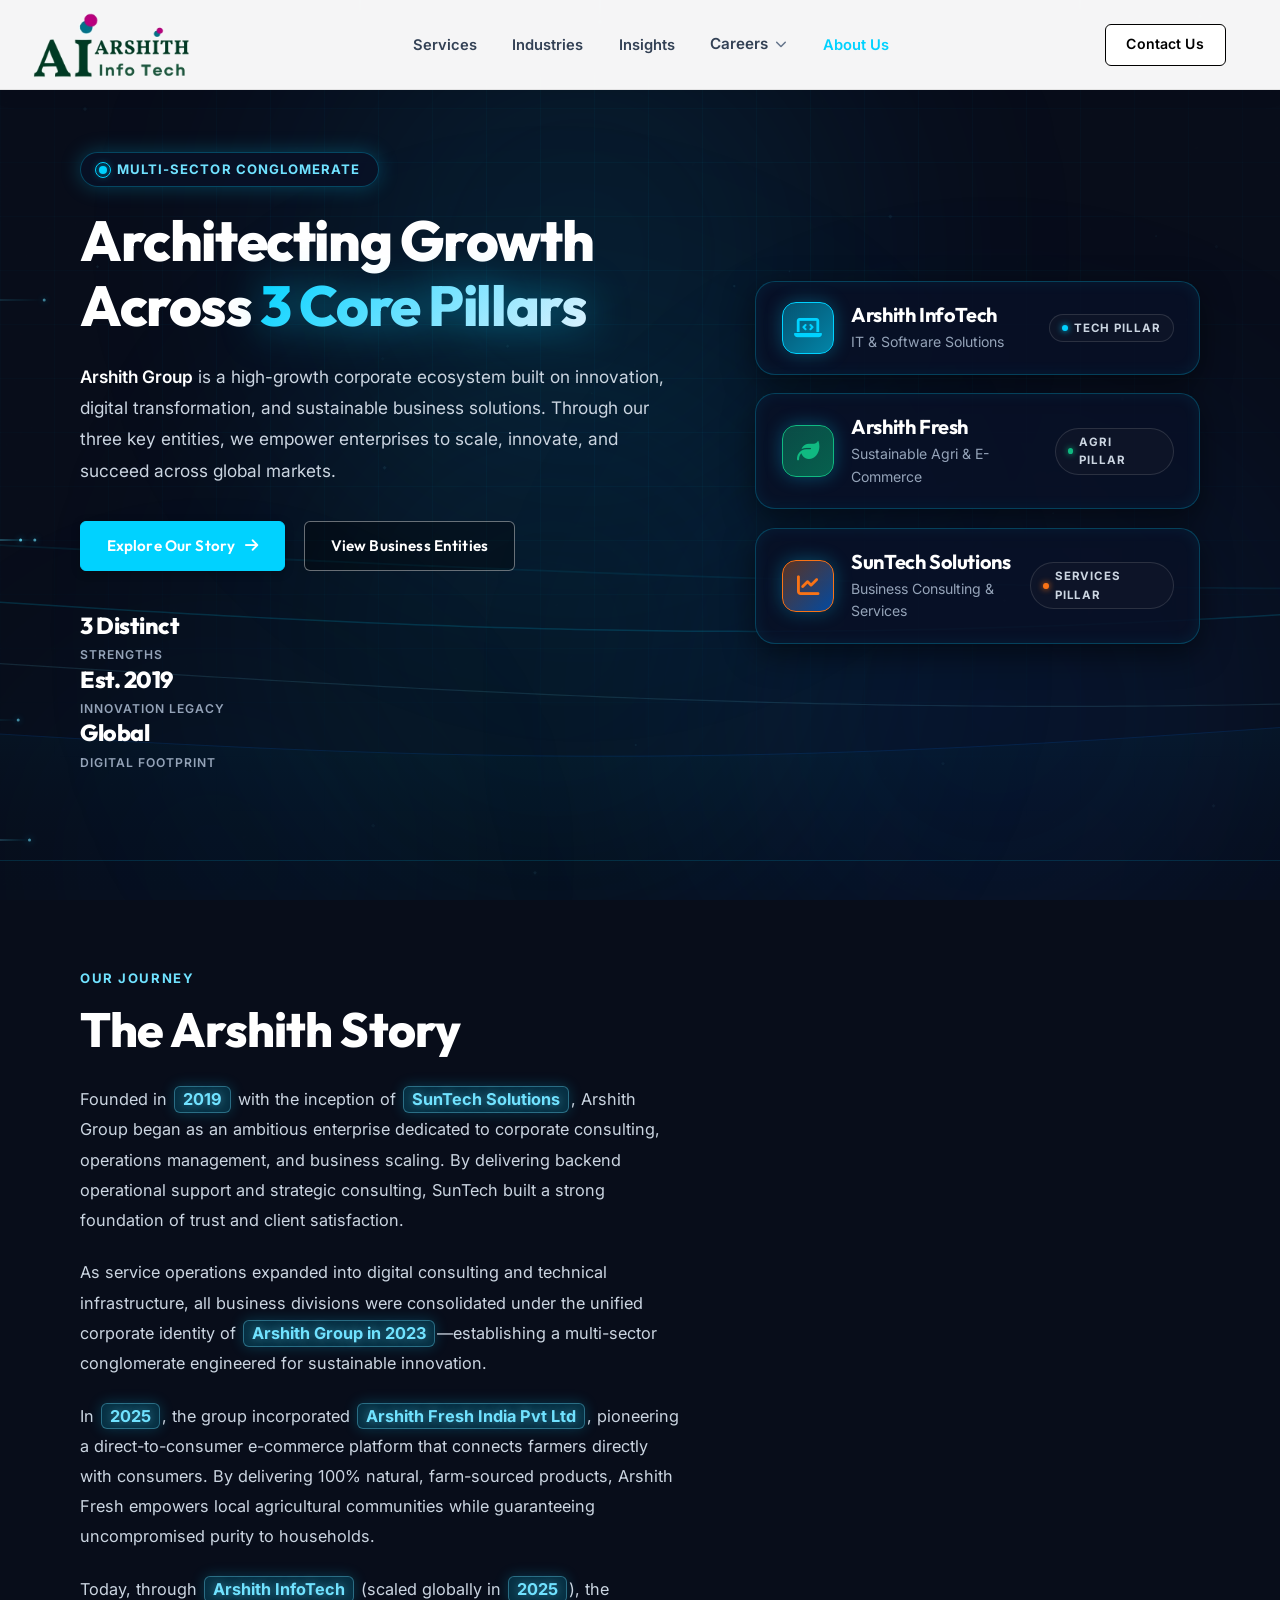
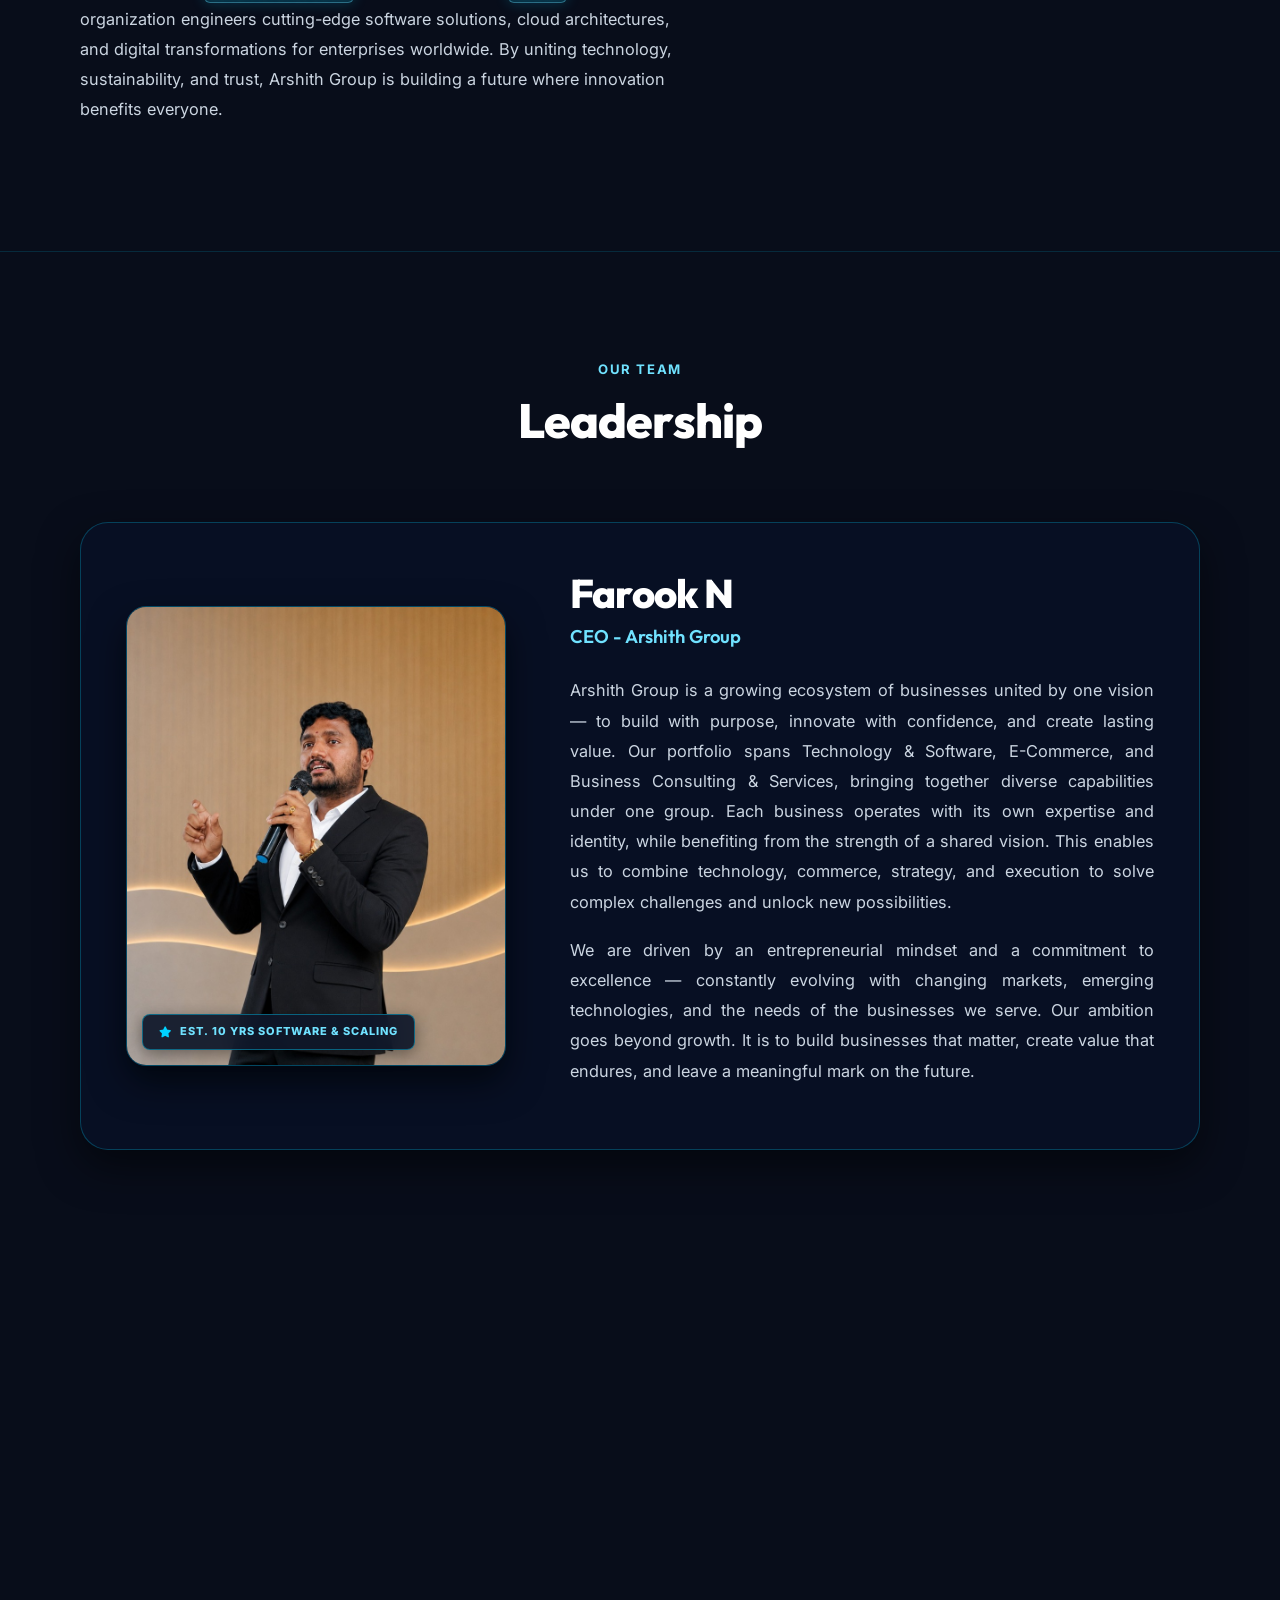
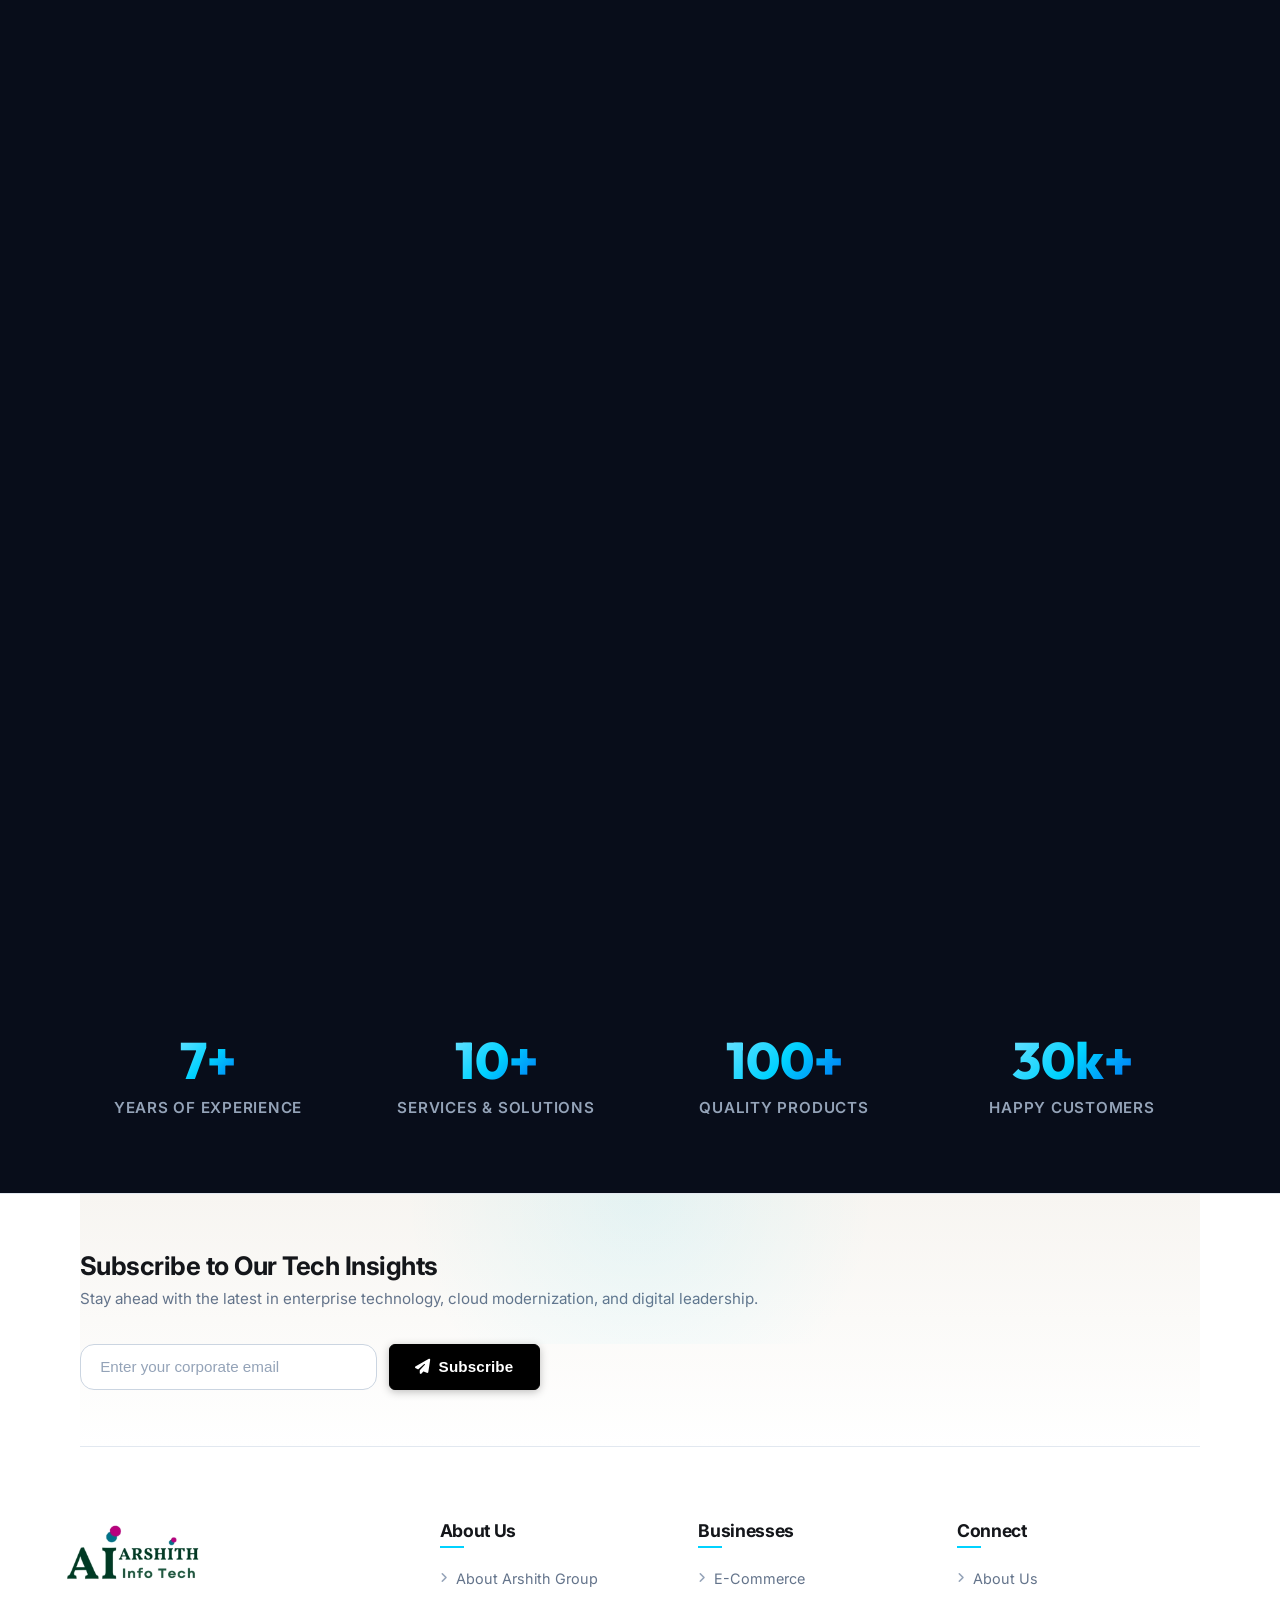
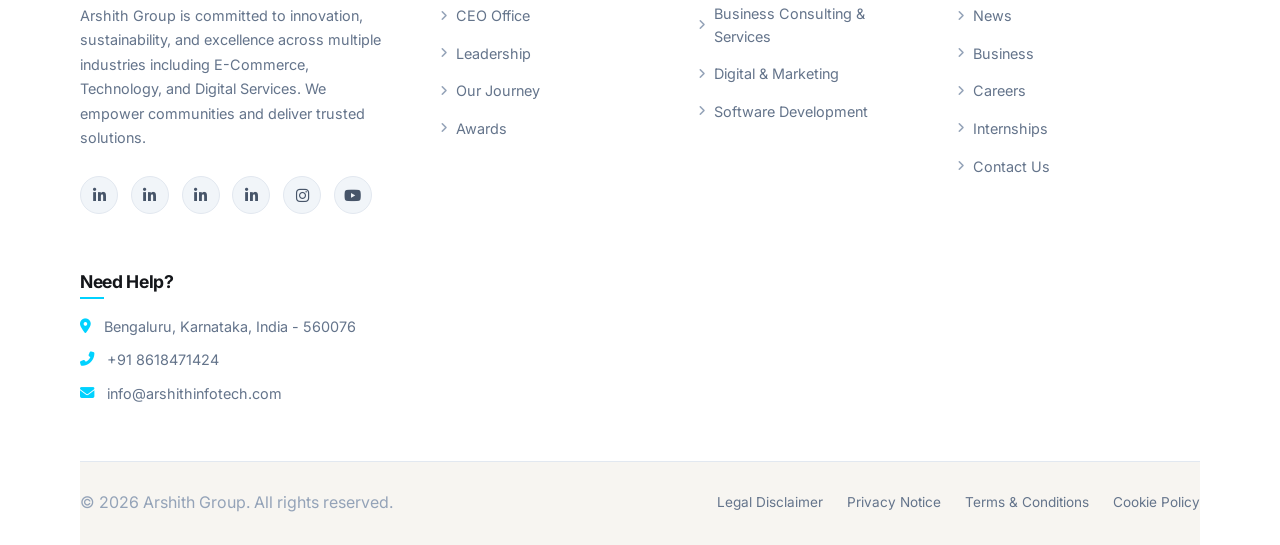
<file: aboutgroup.html>
<!DOCTYPE html>
<html lang="en">

<head>
  <meta charset="UTF-8" />
  <meta name="viewport" content="width=device-width, initial-scale=1.0" />
  <title>About Arshith Group | Leadership & Our Story</title>
  <meta name="description"
    content="Meet the executive leaders of Arshith Group. Learn about our story, values, and the team driving innovation across E-Commerce, Technology, and Digital Services." />

  <!-- Google Fonts -->
  <link rel="preconnect" href="https://fonts.googleapis.com" />
  <link rel="preconnect" href="https://fonts.gstatic.com" crossorigin />
  <link
    href="https://fonts.googleapis.com/css2?family=Inter:wght@300;400;500;600;700;800;900&family=Outfit:wght@400;500;600;700;800;900&family=Roboto+Condensed:wght@700&display=swap"
    rel="stylesheet" />

  <!-- Font Awesome -->
  <link rel="stylesheet" href="https://cdnjs.cloudflare.com/ajax/libs/font-awesome/6.4.0/css/all.min.css" />

  <!-- Stylesheets -->
  <link rel="stylesheet" href="css/style.css?v=20260917_v8_industries_perfect" />
  <link rel="stylesheet" href="footer-premium.css?v=20260917_v8_industries_perfect" />

  <style>
    /* ═══════════════════════════════════════════════════
       CYBER BLUE PROFESSIONAL ABOUT US & LEADERSHIP
       ═══════════════════════════════════════════════════ */
    :root {
      --font-brand: 'Outfit', 'Inter', -apple-system, sans-serif;
      --font-body: 'Inter', -apple-system, sans-serif;
      --primary-cyan: #00d2ff;
      --primary-blue: #00d2ff;
      --cyber-border: rgba(0, 210, 255, 0.28);
      --cyber-glow: rgba(0, 210, 255, 0.5);
    }

    body.page-about-cyber {
      background-color: #080d1a;
      color: #ffffff;
      font-family: var(--font-body);
      overflow-x: hidden;
      position: relative;
    }

    /* ── 1. UNIFIED WHITE TOP NAVBAR ── */
    .navbar {
      background: rgba(255, 255, 255, 0.96) !important;
      backdrop-filter: blur(16px);
      -webkit-backdrop-filter: blur(16px);
      border-bottom: 1px solid rgba(0, 0, 0, 0.08) !important;
      box-shadow: 0 4px 20px rgba(0, 0, 0, 0.05);
      padding: 0.35rem 0;
      position: fixed;
      top: 0;
      left: 0;
      width: 100%;
      z-index: 1000;
      transition: var(--transition);
    }

    .nav-links a {
      color: #334155;
      font-weight: 600;
      font-size: 0.92rem;
      transition: color 0.2s ease;
    }

    .nav-links a:hover,
    .nav-links a.active {
      color: #00d2ff;
    }

    .menu-toggle {
      color: #00d2ff;
    }

    /* ── 2. GLOBAL AURORA ORBS & CANVAS (MATCHING HOME PAGE) ── */
    /* Inherited from global css/style.css */

    /* ── 3. HERO & CONGLOMERATE PILLARS (3-PILLAR ECOSYSTEM) ── */
    .hero-conglomerate {
      padding: 9.5rem 0 5.5rem 0;
      position: relative;
      overflow: hidden;
    }

    .hero-conglomerate-grid {
      display: grid;
      grid-template-columns: 1.15fr 0.85fr;
      gap: 4.5rem;
      align-items: center;
    }

    .hero-left-content {
      position: relative;
      z-index: 2;
    }

    .hero-pill-badge {
      display: inline-flex;
      align-items: center;
      gap: 10px;
      padding: 6px 18px;
      background: rgba(8, 17, 38, 0.9);
      border: 1px solid var(--cyber-border);
      border-radius: 50px;
      color: #70e2ff;
      font-size: 0.82rem;
      font-weight: 700;
      letter-spacing: 0.08em;
      text-transform: uppercase;
      margin-bottom: 1.4rem;
      box-shadow: 0 0 20px rgba(0, 210, 255, 0.25);
    }

    .pulse-dot-cyan {
      width: 8px;
      height: 8px;
      border-radius: 50%;
      background: #00d2ff;
      box-shadow: 0 0 10px #00d2ff;
      display: inline-block;
      position: relative;
    }

    .pulse-dot-cyan::after {
      content: '';
      position: absolute;
      inset: -4px;
      border-radius: 50%;
      border: 1.5px solid #00d2ff;
      animation: sonarPulse 2s cubic-bezier(0, 0, 0.2, 1) infinite;
    }

    @keyframes sonarPulse {
      0% { transform: scale(0.8); opacity: 1; }
      100% { transform: scale(2.6); opacity: 0; }
    }

    .hero-main-title {
      font-family: var(--font-brand);
      font-size: clamp(2.4rem, 4.4vw, 3.6rem);
      font-weight: 800;
      line-height: 1.15;
      color: #ffffff;
      margin-bottom: 1.4rem;
      letter-spacing: -0.025em;
    }

    .pillars-accent {
      background: linear-gradient(135deg, #00d2ff 0%, #70e2ff 50%, #e0f2fe 100%);
      -webkit-background-clip: text;
      -webkit-text-fill-color: transparent;
      filter: drop-shadow(0 0 20px rgba(0, 210, 255, 0.5));
    }

    .hero-main-desc {
      font-size: 1.08rem;
      line-height: 1.8;
      color: #cbd5e1;
      margin-bottom: 2.2rem;
      max-width: 600px;
    }

    .hero-main-desc strong {
      color: #ffffff;
      font-weight: 600;
    }

    .hero-actions-row {
      display: flex;
      align-items: center;
      gap: 1.2rem;
      margin-bottom: 2.5rem;
      flex-wrap: wrap;
    }

    .btn-hero-glow {
      display: inline-flex;
      align-items: center;
      gap: 10px;
      padding: 12px 28px;
      background: #00d2ff !important;
      border: 1px solid #00d2ff !important;
      color: #ffffff !important;
      font-family: var(--font-brand);
      font-size: 0.95rem;
      font-weight: 600;
      border-radius: 6px;
      text-decoration: none;
      box-shadow: 0 2px 6px rgba(0, 210, 255, 0.2);
      transition: all 0.2s ease;
    }

    .btn-hero-glow:hover {
      background: #0070f3 !important;
      border-color: #0070f3 !important;
      transform: translateY(-1px);
      box-shadow: 0 4px 12px rgba(0, 210, 255, 0.3);
      color: #ffffff !important;
    }

    .btn-hero-glass {
      display: inline-flex;
      align-items: center;
      gap: 10px;
      padding: 12px 28px;
      background: rgba(255, 255, 255, 0.06);
      border: 1.5px solid rgba(255, 255, 255, 0.35);
      backdrop-filter: blur(10px);
      color: #ffffff !important;
      font-family: var(--font-brand);
      font-size: 0.95rem;
      font-weight: 600;
      border-radius: 6px;
      text-decoration: none;
      transition: all 0.2s ease;
    }

    .btn-hero-glass:hover {
      background: #ffffff !important;
      color: #0f172a !important;
      border-color: #ffffff !important;
      transform: translateY(-1px);
    }

      color: #ffffff !important;
      transform: translateY(-2px);
    }

    .hero-metrics-bar {
      display: flex;
      align-items: center;
      gap: 3rem;
      padding-top: 1.6rem;
      border-top: 1px solid rgba(0, 210, 255, 0.18);
      flex-wrap: wrap;
    }

    .hero-metric-item h4 {
      font-family: var(--font-brand);
      font-size: 1.45rem;
      font-weight: 800;
      color: #ffffff;
      margin: 0 0 2px;
    }

    .hero-metric-item span {
      font-size: 0.76rem;
      color: #94a3b8;
      text-transform: uppercase;
      letter-spacing: 0.08em;
      font-weight: 600;
    }

    /* Right Stack of 3 Floating Pillar Cards */
    .hero-pillars-stack {
      display: flex;
      flex-direction: column;
      gap: 1.15rem;
    }

    .pillar-card {
      display: flex;
      align-items: center;
      justify-content: space-between;
      padding: 1.25rem 1.6rem;
      background: rgba(8, 17, 38, 0.88);
      border: 1.5px solid rgba(0, 210, 255, 0.25);
      border-radius: 20px;
      backdrop-filter: blur(14px);
      text-decoration: none;
      box-shadow: 0 10px 30px rgba(0, 0, 0, 0.5), inset 0 0 15px rgba(0, 210, 255, 0.08);
      transition: all 0.35s cubic-bezier(0.16, 1, 0.3, 1);
    }

    .pillar-card:hover {
      transform: translateX(8px) scale(1.02);
      border-color: #00d2ff;
      box-shadow: 0 15px 40px rgba(0, 0, 0, 0.6), 0 0 30px rgba(0, 210, 255, 0.35);
    }

    .pillar-card-left {
      display: flex;
      align-items: center;
      gap: 1.1rem;
    }

    .pillar-icon-box {
      width: 52px;
      height: 52px;
      border-radius: 14px;
      display: flex;
      align-items: center;
      justify-content: center;
      font-size: 1.4rem;
      flex-shrink: 0;
      box-shadow: 0 0 18px rgba(0, 210, 255, 0.3);
    }

    .icon-tech-blue {
      background: linear-gradient(135deg, rgba(0, 210, 255, 0.35) 0%, rgba(0, 210, 255, 0.6) 100%);
      border: 1.5px solid #00d2ff;
      color: #00d2ff;
    }

    .icon-agri-green {
      background: linear-gradient(135deg, rgba(16, 185, 129, 0.35) 0%, rgba(5, 150, 105, 0.6) 100%);
      border: 1.5px solid #10b981;
      color: #10b981;
    }

    .icon-services-orange {
      background: linear-gradient(135deg, rgba(249, 115, 22, 0.35) 0%, rgba(0, 112, 243, 0.6) 100%);
      border: 1.5px solid #f97316;
      color: #f97316;
    }

    .pillar-text h3 {
      font-family: var(--font-brand);
      font-size: 1.25rem;
      font-weight: 700;
      color: #ffffff;
      margin: 0 0 4px;
    }

    .pillar-text p {
      font-size: 0.88rem;
      color: #94a3b8;
      margin: 0;
    }

    .pillar-tag {
      display: inline-flex;
      align-items: center;
      gap: 6px;
      font-size: 0.72rem;
      font-weight: 700;
      text-transform: uppercase;
      letter-spacing: 0.08em;
      padding: 4px 12px;
      border-radius: 50px;
      background: rgba(15, 23, 42, 0.8);
      border: 1px solid rgba(255, 255, 255, 0.12);
      color: #cbd5e1;
    }

    .tag-dot-blue { width: 6px; height: 6px; border-radius: 50%; background: #00d2ff; box-shadow: 0 0 6px #00d2ff; }
    .tag-dot-green { width: 6px; height: 6px; border-radius: 50%; background: #10b981; box-shadow: 0 0 6px #10b981; }
    .tag-dot-orange { width: 6px; height: 6px; border-radius: 50%; background: #f97316; box-shadow: 0 0 6px #f97316; }

    /* ── 4. THE ARSHITH STORY (ORIGIN & MILESTONES) ── */
    .story-cyber-section {
      padding: 6.5rem 0;
      position: relative;
      border-top: 1px solid rgba(0, 210, 255, 0.15);
      border-bottom: 1px solid rgba(0, 210, 255, 0.15);
    }

    .story-grid {
      display: grid;
      grid-template-columns: 1.15fr 0.85fr;
      gap: 4.5rem;
      align-items: center;
    }

    .section-eyebrow {
      display: inline-block;
      color: #70e2ff;
      font-size: 0.82rem;
      font-weight: 700;
      text-transform: uppercase;
      letter-spacing: 0.12em;
      margin-bottom: 0.6rem;
    }

    .story-title {
      font-family: var(--font-brand);
      font-size: clamp(2.2rem, 3.8vw, 3rem);
      font-weight: 800;
      color: #ffffff;
      margin-bottom: 1.6rem;
      letter-spacing: -0.02em;
    }

    .story-text p {
      font-size: 1.02rem;
      line-height: 1.85;
      color: #cbd5e1;
      margin-bottom: 1.4rem;
    }

    .story-text p strong {
      color: #70e2ff;
      font-weight: 700;
      background: rgba(0, 210, 255, 0.18);
      border: 1px solid rgba(112, 226, 255, 0.35);
      padding: 1px 8px;
      border-radius: 6px;
      box-shadow: 0 0 14px rgba(0, 210, 255, 0.22);
      display: inline-block;
      line-height: 1.4;
      margin: 1px 2px;
      text-shadow: 0 0 10px rgba(112, 226, 255, 0.5);
    }

    .story-img-wrap {
      position: relative;
      border-radius: 24px;
      overflow: hidden;
      border: 1.5px solid rgba(0, 210, 255, 0.35);
      box-shadow: 0 20px 45px rgba(0, 0, 0, 0.7), 0 0 35px rgba(0, 210, 255, 0.2);
    }

    .story-img-wrap img {
      width: 100%;
      height: 100%;
      object-fit: cover;
      display: block;
      transition: transform 0.6s ease;
    }

    .story-img-wrap:hover img {
      transform: scale(1.03);
    }

    /* ── 5. EXECUTIVE LEADERSHIP PROFILES ── */
    .leadership-cyber-section {
      padding: 6.5rem 0;
      position: relative;
    }

    .leadership-header {
      text-align: center;
      margin-bottom: 4.5rem;
    }

    .leader-block {
      display: grid;
      gap: 64px;
      align-items: center;
      margin-bottom: 90px;
      background: rgba(8, 17, 38, 0.85);
      border: 1px solid rgba(0, 210, 255, 0.25);
      border-radius: 28px;
      padding: 45px;
      box-shadow: 0 16px 40px rgba(0, 0, 0, 0.5);
      transition: all 0.35s ease;
    }

    .leader-block:hover {
      border-color: rgba(0, 210, 255, 0.6);
      box-shadow: 0 0 45px rgba(0, 210, 255, 0.3);
    }

    .leader-block-farook {
      grid-template-columns: 380px 1fr;
    }

    .leader-block-pallavi {
      grid-template-columns: 1fr 380px;
    }

    .leader-photo-card {
      position: relative;
    }

    .leader-photo-card img {
      width: 100%;
      height: 460px;
      object-fit: cover;
      object-position: center top;
      border-radius: 20px;
      border: 1.5px solid rgba(0, 210, 255, 0.3);
      box-shadow: 0 16px 36px rgba(0, 0, 0, 0.6);
      display: block;
      transition: transform 0.3s ease;
    }

    .leader-photo-card:hover img {
      transform: scale(1.015);
      border-color: #00d2ff;
    }

    .leader-credential-badge {
      position: absolute;
      bottom: 16px;
      left: 16px;
      font-size: 11px;
      font-weight: 800;
      text-transform: uppercase;
      letter-spacing: 1px;
      background: rgba(15, 23, 42, 0.92);
      backdrop-filter: blur(10px);
      color: #70e2ff;
      border: 1px solid rgba(0, 210, 255, 0.4);
      padding: 8px 16px;
      border-radius: 8px;
      box-shadow: 0 4px 16px rgba(0, 0, 0, 0.4);
      display: inline-flex;
      align-items: center;
      gap: 8px;
    }

    .leader-credential-badge i {
      color: #00d2ff;
    }

    .leader-info h3 {
      font-family: var(--font-brand);
      font-size: 2.5rem;
      font-weight: 800;
      color: #ffffff;
      margin-bottom: 4px;
      letter-spacing: -0.02em;
    }

    .leader-role {
      font-family: var(--font-brand);
      font-size: 1.15rem;
      color: #70e2ff;
      font-weight: 600;
      margin-bottom: 24px;
    }

    .leader-info p {
      font-size: 1.02rem;
      line-height: 1.85;
      color: #cbd5e1;
      margin-bottom: 18px;
      text-align: justify;
    }

    /* ── 3.3 EXECUTIVE TEAM SECTION ── */
    .executive-team-wrapper {
      margin-top: 5rem;
      padding-top: 3.5rem;
      border-top: 1px solid rgba(0, 210, 255, 0.2);
    }

    .executive-team-header {
      text-align: center;
      margin-bottom: 2.5rem;
    }

    .executive-team-header .section-eyebrow {
      color: #70e2ff;
      font-size: 0.85rem;
      font-weight: 700;
      text-transform: uppercase;
      letter-spacing: 0.08em;
      display: inline-block;
      margin-bottom: 0.5rem;
    }

    .executive-team-header h2 {
      font-size: 2.5rem;
      font-weight: 800;
      color: #ffffff;
      margin-bottom: 0.8rem;
      font-family: var(--font-brand);
      letter-spacing: -0.02em;
      text-align: center;
    }

    .executive-team-header p {
      font-size: 1.05rem;
      color: #cbd5e1;
      max-width: 850px;
      line-height: 1.65;
      margin: 0 auto;
      text-align: center;
    }

    .executive-team-grid {
      display: grid;
      grid-template-columns: repeat(4, 1fr);
      gap: 1.8rem;
    }

    .executive-member-card {
      display: flex;
      flex-direction: column;
      align-items: center;
      text-align: center;
      transition: transform 0.35s cubic-bezier(0.16, 1, 0.3, 1);
    }

    .executive-member-card:hover {
      transform: translateY(-6px);
    }

    .exec-photo-wrap {
      width: 100%;
      aspect-ratio: 1 / 1;
      border-radius: 20px;
      overflow: hidden;
      background: rgba(8, 17, 38, 0.85);
      border: 1.5px solid rgba(0, 210, 255, 0.25);
      box-shadow: 0 12px 30px rgba(0, 0, 0, 0.5);
      transition: all 0.35s ease;
    }

    .executive-member-card:hover .exec-photo-wrap {
      border-color: #00d2ff;
      box-shadow: 0 0 30px rgba(0, 210, 255, 0.35), 0 16px 36px rgba(0, 0, 0, 0.6);
    }

    .exec-photo-wrap img {
      width: 100%;
      height: 100%;
      object-fit: cover;
      object-position: center top;
      display: block;
      transition: transform 0.4s ease;
      image-rendering: -webkit-optimize-contrast;
      image-rendering: high-quality;
    }

    .executive-member-card:hover .exec-photo-wrap img {
      transform: scale(1.03);
    }

    .exec-info {
      padding-top: 1.1rem;
      text-align: center;
      width: 100%;
    }

    .exec-name {
      font-size: 1.25rem;
      font-weight: 800;
      color: #ffffff;
      margin-bottom: 0.35rem;
      font-family: var(--font-brand);
      letter-spacing: -0.01em;
      text-align: center;
    }

    .exec-designation {
      font-size: 0.9rem;
      font-weight: 600;
      color: #70e2ff;
      line-height: 1.4;
      text-align: center;
    }

    @media (max-width: 1024px) {
      .executive-team-grid {
        grid-template-columns: repeat(2, 1fr);
        gap: 1.5rem;
      }
    }

    @media (max-width: 640px) {
      .executive-team-grid {
        grid-template-columns: 1fr;
        gap: 1.8rem;
      }
    }

    /* ── 6. RESPONSIVE BREAKPOINTS (MOBILE & TABLET) ── */
    @media (max-width: 1024px) {
      .hero-conglomerate {
        padding: 7rem 0 3.5rem 0;
        display: flex;
        align-items: center;
        justify-content: center;
      }
      .hero-conglomerate .container {
        display: flex;
        flex-direction: column;
        align-items: center;
        justify-content: center;
      }
      .hero-conglomerate-grid {
        grid-template-columns: 1fr;
        gap: 3rem;
        width: 100%;
        display: flex;
        flex-direction: column;
        align-items: center;
        justify-content: center;
      }
      .hero-left-content {
        display: flex;
        flex-direction: column;
        align-items: center;
        text-align: center;
        margin: 0 auto;
        width: 100%;
        max-width: 700px;
      }
      .hero-pill-badge {
        margin: 0 auto 1.2rem auto;
      }
      .hero-main-title {
        text-align: center;
        width: 100%;
      }
      .hero-main-desc {
        text-align: center;
        margin: 0 auto 1.8rem auto;
      }
      .hero-actions-row {
        justify-content: center;
        margin: 0 auto 2rem auto;
      }
      .hero-metrics-bar {
        justify-content: center;
        margin: 1.5rem auto 0 auto;
        width: 100%;
      }
      .hero-pillars-stack {
        width: 100%;
        max-width: 520px;
        margin: 1.5rem auto 0 auto;
      }
      .story-grid {
        grid-template-columns: 1fr;
        gap: 40px;
      }
      .leader-block-farook,
      .leader-block-pallavi {
        grid-template-columns: 1fr;
        gap: 36px;
        padding: 32px;
      }
      .leader-block-pallavi .leader-photo-card {
        order: -1;
      }
      .leader-photo-card img {
        height: 420px;
      }
    }

    @media (max-width: 768px) {
      .hero-conglomerate {
        padding: 5.5rem 0 2.5rem 0;
      }
      .hero-main-title {
        font-size: clamp(2rem, 7vw, 2.7rem);
        text-align: center;
      }
      .hero-main-desc {
        font-size: 0.98rem;
        line-height: 1.7;
        text-align: center;
        padding: 0 0.5rem;
      }
      .hero-actions-row {
        flex-direction: column;
        width: 100%;
        gap: 0.85rem;
      }
      .hero-actions-row .btn-hero-glow,
      .hero-actions-row .btn-hero-glass {
        width: 100%;
        justify-content: center;
        text-align: center;
      }
      .hero-metrics-bar {
        display: grid;
        grid-template-columns: repeat(3, 1fr);
        gap: 1rem;
        padding: 1.25rem 0.5rem 0 0.5rem;
      }
      .hero-metric-item h4 {
        font-size: 1.25rem;
      }
      .hero-metric-item span {
        font-size: 0.72rem;
      }
      .pillar-card {
        padding: 14px 16px;
      }
      .pillar-icon-box {
        width: 44px;
        height: 44px;
        font-size: 1.2rem;
      }
      .pillar-text h3 {
        font-size: 1.15rem;
      }
      .story-cyber-section,
      .leadership-cyber-section {
        padding: 4.5rem 0;
      }
      .story-title {
        font-size: clamp(1.85rem, 6.5vw, 2.4rem);
      }
      .story-text p {
        font-size: 0.95rem;
        line-height: 1.75;
      }
      .leader-block {
        padding: 24px 18px;
        border-radius: 20px;
        margin-bottom: 50px;
        gap: 24px;
      }
      .leader-photo-card img {
        height: 360px;
      }
      .leader-info h3 {
        font-size: 2rem;
      }
      .leader-role {
        font-size: 1rem;
        margin-bottom: 16px;
      }
      .leader-info p {
        font-size: 0.94rem;
        line-height: 1.75;
        text-align: left;
      }
      /* Mobile Drawer Nav Link Colors */
      .nav-links a {
        color: #1e293b !important;
      }
      .nav-links a:hover,
      .nav-links a.active {
        color: #00d2ff !important;
      }
      #menuOverlay {
        z-index: 990 !important;
      }
    }

    @media (max-width: 480px) {
      .hero-metrics-bar {
        grid-template-columns: repeat(3, 1fr);
        gap: 0.5rem;
        text-align: center;
      }
      .hero-metric-item {
        border-bottom: none;
        padding-bottom: 0;
      }
      .leader-photo-card img {
        height: 300px;
      }
      .leader-credential-badge {
        font-size: 9.5px;
        padding: 6px 12px;
        bottom: 10px;
        left: 10px;
      }
    }
  </style>
</head>

<body class="page-about-cyber theme-page-cyber-blue">

  <!-- Global Animated Background (Interactive Constellation Canvas + Ambient Aurora Glow) -->
  <div class="global-aurora-bg">
    <div class="aurora-orb aurora-orb-1"></div>
    <div class="aurora-orb aurora-orb-2"></div>
    <div class="aurora-orb aurora-orb-3"></div>
    <div class="aurora-orb aurora-orb-4"></div>
  </div>
  <canvas id="globalParticlesCanvas"></canvas>

  <!-- ══════════ NAVBAR ══════════ -->
  <nav class="navbar">
    <div class="container">
      <a href="index.html" class="logo">
        <img src="assets/images/logo-official.png" alt="Arshith Info-Tech" class="logo-img">
      </a>
      <ul class="nav-links">
        <div class="drawer-header">
          <button class="drawer-close" aria-label="Close menu"><i class="fas fa-times"></i></button>
        </div>
        <li><a href="services.html"><i class="fas fa-laptop-code"></i> Services</a></li>
        <li><a href="industries.html"><i class="fas fa-layer-group"></i> Industries</a></li>
        <li><a href="insights.html"><i class="fas fa-newspaper"></i> Insights</a></li>
        
        <!-- Careers Dropdown Navigation Item -->
        <li class="nav-item-dropdown">
          <a href="javascript:void(0)" class="dropdown-trigger" aria-haspopup="true" aria-expanded="false">
            <i class="fas fa-briefcase"></i> Careers <i class="fas fa-chevron-down nav-dropdown-arrow"></i>
          </a>
          <ul class="nav-dropdown-menu">
            <li>
              <a href="careers.html" class="nav-dropdown-link">
                <span class="dropdown-link-icon"><i class="fas fa-user-tie"></i></span>
                <div class="dropdown-link-text">
                  <strong>Full-Time Careers</strong>
                  <small>Experienced &amp; Early Career Openings</small>
                </div>
              </a>
            </li>
            <li>
              <a href="internships.html" class="nav-dropdown-link">
                <span class="dropdown-link-icon"><i class="fas fa-graduation-cap"></i></span>
                <div class="dropdown-link-text">
                  <strong>Internships 2026</strong>
                  <small>Students &amp; Graduate Programs</small>
                </div>
              </a>
            </li>
          </ul>
        </li>

        <li><a href="about-infotech.html" class="active"><i class="fas fa-building"></i> About Us</a></li>
        <li class="drawer-cta-item"><a href="javascript:void(0)" class="btn btn-primary drawer-cta-btn" aria-haspopup="dialog"><i class="fas fa-paper-plane"></i> Contact Us</a></li>
      </ul>
      <a href="javascript:void(0)" class="btn btn-primary nav-cta" aria-haspopup="dialog">Contact Us</a>
      <div class="menu-toggle" aria-label="Open Navigation Menu">
        <i class="fas fa-bars"></i>
      </div>
    </div>
  </nav>

  <!-- Mobile Menu Overlay -->
  <div id="menuOverlay"></div>

  <main>
    <!-- ══════════ 1. HERO SECTION (Screenshot 1) ══════════ -->
    <section class="hero-conglomerate">
      <div class="container">
        <div class="hero-conglomerate-grid">
          <!-- Left Column -->
          <div class="hero-left-content reveal-left">
            <div class="hero-pill-badge">
              <span class="pulse-dot-cyan"></span> Multi-Sector Conglomerate
            </div>
            
            <h1 class="hero-main-title">
              Architecting Growth<br>
              Across <span class="pillars-accent">3 Core Pillars</span>
            </h1>

            <p class="hero-main-desc">
              <strong>Arshith Group</strong> is a high-growth corporate ecosystem built on innovation, digital transformation, and sustainable business solutions. Through our three key entities, we empower enterprises to scale, innovate, and succeed across global markets.
            </p>

            <div class="hero-actions-row">
              <a href="#story" class="btn-hero-glow">
                Explore Our Story <i class="fas fa-arrow-right"></i>
              </a>
              <a href="#entities" class="btn-hero-glass">
                View Business Entities
              </a>
            </div>

            <div class="hero-metrics-bar">
              <div class="hero-metric-item">
                <h4>3 Distinct</h4>
                <span>Strengths</span>
              </div>
              <div class="hero-metric-item">
                <h4>Est. 2019</h4>
                <span>Innovation Legacy</span>
              </div>
              <div class="hero-metric-item">
                <h4>Global</h4>
                <span>Digital Footprint</span>
              </div>
            </div>
          </div>

          <!-- Right Column: 3 Floating Glass Pillar Cards -->
          <div class="hero-pillars-stack reveal-right" id="entities">
            <!-- Pillar 1: Arshith InfoTech -->
            <a href="infotech.html" class="pillar-card">
              <div class="pillar-card-left">
                <div class="pillar-icon-box icon-tech-blue">
                  <i class="fas fa-laptop-code"></i>
                </div>
                <div class="pillar-text">
                  <h3>Arshith InfoTech</h3>
                  <p>IT &amp; Software Solutions</p>
                </div>
              </div>
              <span class="pillar-tag">
                <span class="tag-dot-blue"></span> Tech Pillar
              </span>
            </a>

            <!-- Pillar 2: Arshith Fresh -->
            <a href="https://arshithfresh.com/" target="_blank" class="pillar-card">
              <div class="pillar-card-left">
                <div class="pillar-icon-box icon-agri-green">
                  <i class="fas fa-leaf"></i>
                </div>
                <div class="pillar-text">
                  <h3>Arshith Fresh</h3>
                  <p>Sustainable Agri &amp; E-Commerce</p>
                </div>
              </div>
              <span class="pillar-tag">
                <span class="tag-dot-green"></span> Agri Pillar
              </span>
            </a>

            <!-- Pillar 3: SunTech Solutions -->
            <a href="https://suntechorganization.com/" target="_blank" class="pillar-card">
              <div class="pillar-card-left">
                <div class="pillar-icon-box icon-services-orange">
                  <i class="fas fa-chart-line"></i>
                </div>
                <div class="pillar-text">
                  <h3>SunTech Solutions</h3>
                  <p>Business Consulting &amp; Services</p>
                </div>
              </div>
              <span class="pillar-tag">
                <span class="tag-dot-orange"></span> Services Pillar
              </span>
            </a>
          </div>
        </div>
      </div>
    </section>

    <!-- ══════════ 2. OUR JOURNEY / THE ARSHITH STORY (Screenshot 2) ══════════ -->
    <section class="story-cyber-section" id="story">
      <div class="container">
        <div class="story-grid">
          <!-- Story Content -->
          <div class="story-text reveal-left">
            <span class="section-eyebrow">Our Journey</span>
            <h2 class="story-title">The Arshith Story</h2>

            <p>
              Founded in <strong>2019</strong> with the inception of <strong>SunTech Solutions</strong>, Arshith Group began as an ambitious enterprise dedicated to corporate consulting, operations management, and business scaling. By delivering backend operational support and strategic consulting, SunTech built a strong foundation of trust and client satisfaction.
            </p>

            <p>
              As service operations expanded into digital consulting and technical infrastructure, all business divisions were consolidated under the unified corporate identity of <strong>Arshith Group in 2023</strong>—establishing a multi-sector conglomerate engineered for sustainable innovation.
            </p>

            <p>
              In <strong>2025</strong>, the group incorporated <strong>Arshith Fresh India Pvt Ltd</strong>, pioneering a direct-to-consumer e-commerce platform that connects farmers directly with consumers. By delivering 100% natural, farm-sourced products, Arshith Fresh empowers local agricultural communities while guaranteeing uncompromised purity to households.
            </p>

            <p>
              Today, through <strong>Arshith InfoTech</strong> (scaled globally in <strong>2025</strong>), the organization engineers cutting-edge software solutions, cloud architectures, and digital transformations for enterprises worldwide. By uniting technology, sustainability, and trust, Arshith Group is building a future where innovation benefits everyone.
            </p>
          </div>

          <!-- Story Image -->
          <div class="story-img-wrap reveal-right">
            <img src="assets/images/about-team.jpg" alt="Arshith Group Corporate Team in Glass Atrium" />
          </div>
        </div>
      </div>
    </section>

    <!-- ══════════ 3. LEADERSHIP SECTION (Screenshot 3 & 4) ══════════ -->
    <section class="leadership-cyber-section" id="leadership">
      <div class="container">
        <div class="leadership-header reveal-up">
          <span class="section-eyebrow">Our Team</span>
          <h2 class="story-title" style="margin-bottom: 0;">Leadership</h2>
        </div>

        <!-- 3.1 CEO Section: Farook N (Screenshot 3) -->
        <div class="leader-block leader-block-farook reveal-up">
          <!-- Left: Farook N Photo Card -->
          <div class="leader-photo-card">
            <img src="logos/farook_executive.jpg" alt="Farook N - CEO & Chairman, Arshith Group" />
            <div class="leader-credential-badge">
              <i class="fa-solid fa-star"></i> Est. 10 Yrs Software &amp; Scaling
            </div>
          </div>

          <!-- Right: Farook N Biography -->
          <div class="leader-info">
            <h3>Farook N</h3>
            <div class="leader-role">CEO - Arshith Group</div>

            <p>
              Arshith Group is a growing ecosystem of businesses united by one vision — to build with purpose, innovate with confidence, and create lasting value. Our portfolio spans Technology &amp; Software, E-Commerce, and Business Consulting &amp; Services, bringing together diverse capabilities under one group. Each business operates with its own expertise and identity, while benefiting from the strength of a shared vision. This enables us to combine technology, commerce, strategy, and execution to solve complex challenges and unlock new possibilities.
            </p>

            <p>
              We are driven by an entrepreneurial mindset and a commitment to excellence — constantly evolving with changing markets, emerging technologies, and the needs of the businesses we serve. Our ambition goes beyond growth. It is to build businesses that matter, create value that endures, and leave a meaningful mark on the future.
            </p>
          </div>
        </div>

        <!-- 3.2 MD Section: Pallavi N (Screenshot 4) -->
        <div class="leader-block leader-block-pallavi reveal-up">
          <!-- Left: Pallavi N Biography -->
          <div class="leader-info">
            <h3>Pallavi N</h3>
            <div class="leader-role">Managing Director - Arshith Group</div>

            <p>
              Leadership at Arshith Group is driven by a commitment to innovation, excellence, and sustainable growth. Across Technology &amp; Software, E-Commerce, and Business Consulting &amp; Services, we focus on building businesses that are scalable, resilient, and future-ready.
            </p>

            <p>
              Our leadership philosophy is built on integrity, strategic thinking, continuous innovation, and disciplined execution — empowering people, strengthening businesses, and creating lasting value. We don't just pursue growth. We build the foundation for what comes next.
            </p>
          </div>

          <!-- Right: Pallavi N Photo Card -->
          <div class="leader-photo-card">
            <img src="logos/pallavi_wooden.jpg" alt="Pallavi N - Managing Director, Arshith Group" />
            <div class="leader-credential-badge">
              <i class="fa-solid fa-star"></i> Est. 10 Yrs Operational Systems
            </div>
          </div>
        </div>

        <!-- 3.3 Executive Team Section (Our Executive Team) -->
        <div class="executive-team-wrapper reveal-up">
          <div class="executive-team-header">
            <span class="section-eyebrow">OUR TEAM</span>
            <h2>Our Executive Team</h2>
            <p>
              Our executive leadership drives strategic vision, commercial operations, marketing expansion, financial excellence, and operational delivery across Arshith Group.
            </p>
          </div>

          <div class="executive-team-grid">
            <!-- 1. P. Satyanarayan -->
            <div class="executive-member-card reveal-up" data-delay="100">
              <div class="exec-photo-wrap">
                <img src="assets/images/exec_satyanarayan.jpg?v=7" alt="P. Satyanarayan - CEO - Arshith Commercial Business" loading="lazy">
              </div>
              <div class="exec-info">
                <h3 class="exec-name">P. Satyanarayan</h3>
                <div class="exec-designation">CEO - Arshith Commercial Business</div>
              </div>
            </div>

            <!-- 2. K. Trinadh -->
            <div class="executive-member-card reveal-up" data-delay="200">
              <div class="exec-photo-wrap">
                <img src="assets/images/exec_trinadh.jpg?v=7" alt="K. Trinadh - Chief Marketing Officer (CMO)" loading="lazy">
              </div>
              <div class="exec-info">
                <h3 class="exec-name">K. Trinadh</h3>
                <div class="exec-designation">Chief Marketing Officer (CMO)</div>
              </div>
            </div>

            <!-- 3. P. Swapnika -->
            <div class="executive-member-card reveal-up" data-delay="300">
              <div class="exec-photo-wrap">
                <img src="assets/images/exec_swapnika.jpg?v=7" alt="P. Swapnika - Chief Financial Officer (CFO)" loading="lazy">
              </div>
              <div class="exec-info">
                <h3 class="exec-name">P. Swapnika</h3>
                <div class="exec-designation">Chief Financial Officer (CFO)</div>
              </div>
            </div>

            <!-- 4. I. Stephen -->
            <div class="executive-member-card reveal-up" data-delay="400">
              <div class="exec-photo-wrap">
                <img src="assets/images/exec_stephen.jpg?v=7" alt="I. Stephen - Chief Operating Officer (COO)" loading="lazy">
              </div>
              <div class="exec-info">
                <h3 class="exec-name">I. Stephen</h3>
                <div class="exec-designation">Chief Operating Officer (COO)</div>
              </div>
            </div>
          </div>
        </div>

      </div>
    </section>
  </main>

  <!-- ══════════ IMPACT STATS (Above Footer) ══════════ -->
  <section class="pre-footer-stats">
    <div class="container">
      <div class="stats-counter-grid">
        <div class="stats-counter-item">
          <div class="stats-counter-number"><span class="counter" data-target="7">7</span>+</div>
          <div class="stats-counter-label">Years of Experience</div>
        </div>
        <div class="stats-counter-item">
          <div class="stats-counter-number"><span class="counter" data-target="10">10</span>+</div>
          <div class="stats-counter-label">Services &amp; Solutions</div>
        </div>
        <div class="stats-counter-item">
          <div class="stats-counter-number"><span class="counter" data-target="100">100</span>+</div>
          <div class="stats-counter-label">Quality Products</div>
        </div>
        <div class="stats-counter-item">
          <div class="stats-counter-number"><span class="counter" data-target="30">30</span>k+</div>
          <div class="stats-counter-label">Happy Customers</div>
        </div>
      </div>
    </div>
  </section>

  <!-- ══════════ 4. PREMIUM FOOTER (Screenshot 5) ══════════ -->
  <footer class="footer">
    <div class="container">
      <div class="footer-newsletter">
        <div class="newsletter-content">
          <div class="newsletter-text">
            <h3>Subscribe to Our Tech Insights</h3>
            <p>Stay ahead with the latest in enterprise technology, cloud modernization, and digital leadership.</p>
          </div>
          <form class="newsletter-form">
            <input type="email" placeholder="Enter your corporate email" required>
            <button type="submit" class="btn btn-primary"><i class="fas fa-paper-plane"></i> Subscribe</button>
          </form>
        </div>
      </div>

      <div class="footer-grid">
        <div class="footer-brand">
          <a href="index.html" class="logo footer-logo">
            <img src="assets/images/logo-official.png" alt="Arshith Group Logo" class="logo-img">
          </a>
          <p class="footer-about">
            Arshith Group is committed to innovation, sustainability, and excellence across multiple industries including E-Commerce, Technology, and Digital Services. We empower communities and deliver trusted solutions.
          </p>
          <div class="social-links">
            <a href="https://www.linkedin.com/in/farook-n-2bb2b5344/" target="_blank" aria-label="LinkedIn" class="social-icon"><i class="fab fa-linkedin-in"></i></a>
            <a href="https://www.linkedin.com/company/arshith-fresh-india-pvt-ltd/posts/?feedView=all" target="_blank" aria-label="LinkedIn" class="social-icon"><i class="fab fa-linkedin-in"></i></a>
            <a href="https://www.linkedin.com/in/pallavi-n-4578033ab/" target="_blank" aria-label="LinkedIn" class="social-icon"><i class="fab fa-linkedin-in"></i></a>
            <a href="https://www.linkedin.com/company/suntech-it-solution/" target="_blank" aria-label="LinkedIn" class="social-icon"><i class="fab fa-linkedin-in"></i></a>
            <a href="https://www.instagram.com/arshithgroup?igsh=MWRnNXN0NDRpeWQ1bg==" target="_blank" aria-label="Instagram" class="social-icon"><i class="fab fa-instagram"></i></a>
            <a href="https://youtube.com/@arshithfresh?si=ZjvzneHlriAxv322" target="_blank" aria-label="YouTube" class="social-icon"><i class="fab fa-youtube"></i></a>
          </div>
        </div>

        <div class="footer-links">
          <h4>About Us</h4>
          <ul>
            <li><a href="about-infotech.html"><i class="fas fa-angle-right"></i> About Arshith Group</a></li>
            <li><a href="about-infotech.html#leadership"><i class="fas fa-angle-right"></i> CEO Office</a></li>
            <li><a href="about-infotech.html#leadership"><i class="fas fa-angle-right"></i> Leadership</a></li>
            <li><a href="#story"><i class="fas fa-angle-right"></i> Our Journey</a></li>
            <li><a href="about-infotech.html"><i class="fas fa-angle-right"></i> Awards</a></li>
          </ul>
        </div>

        <div class="footer-links">
          <h4>Businesses</h4>
          <ul>
            <li><a href="https://arshithfresh.com/" target="_blank"><i class="fas fa-angle-right"></i> E-Commerce</a></li>
            <li><a href="https://suntechorganization.com/" target="_blank"><i class="fas fa-angle-right"></i> Business Consulting &amp; Services</a></li>
            <li><a href="https://suntechorganization.com/" target="_blank"><i class="fas fa-angle-right"></i> Digital &amp; Marketing</a></li>
            <li><a href="infotech.html"><i class="fas fa-angle-right"></i> Software Development</a></li>
          </ul>
        </div>

        <div class="footer-links">
          <h4>Connect</h4>
          <ul>
            <li><a href="about-infotech.html"><i class="fas fa-angle-right"></i> About Us</a></li>
            <li><a href="index.html#insights"><i class="fas fa-angle-right"></i> News</a></li>
            <li><a href="index.html#services"><i class="fas fa-angle-right"></i> Business</a></li>
            <li><a href="careers.html"><i class="fas fa-angle-right"></i> Careers</a></li>
            <li><a href="internships.html"><i class="fas fa-angle-right"></i> Internships</a></li>
            <li><a href="index.html#contact"><i class="fas fa-angle-right"></i> Contact Us</a></li>
          </ul>
        </div>

        <div class="footer-links">
          <h4>Need Help?</h4>
          <ul class="footer-contact-minimal">
            <li><i class="fas fa-map-marker-alt"></i> Bengaluru, Karnataka, India - 560076</li>
            <li><i class="fas fa-phone-alt"></i> +91 8618471424</li>
            <li><i class="fas fa-envelope"></i> info@arshithinfotech.com</li>
          </ul>
        </div>
      </div>

      <div class="footer-bottom">
        <div class="footer-bottom-flex">
          <p>&copy; 2026 Arshith Group. All rights reserved.</p>
          <div class="legal-links">
            <a href="#">Legal Disclaimer</a>
            <a href="#">Privacy Notice</a>
            <a href="#">Terms &amp; Conditions</a>
            <a href="#">Cookie Policy</a>
          </div>
        </div>
      </div>
    </div>
  </footer>

  <!-- Back to Top Button -->
  <button id="backToTop" aria-label="Back to top"><i class="fas fa-chevron-up"></i></button>

  <script src="js/main.js"></script>
</body>

</html>

<!-- Last Updated: 2026-09-04T07:32:27.501Z -->
</file>
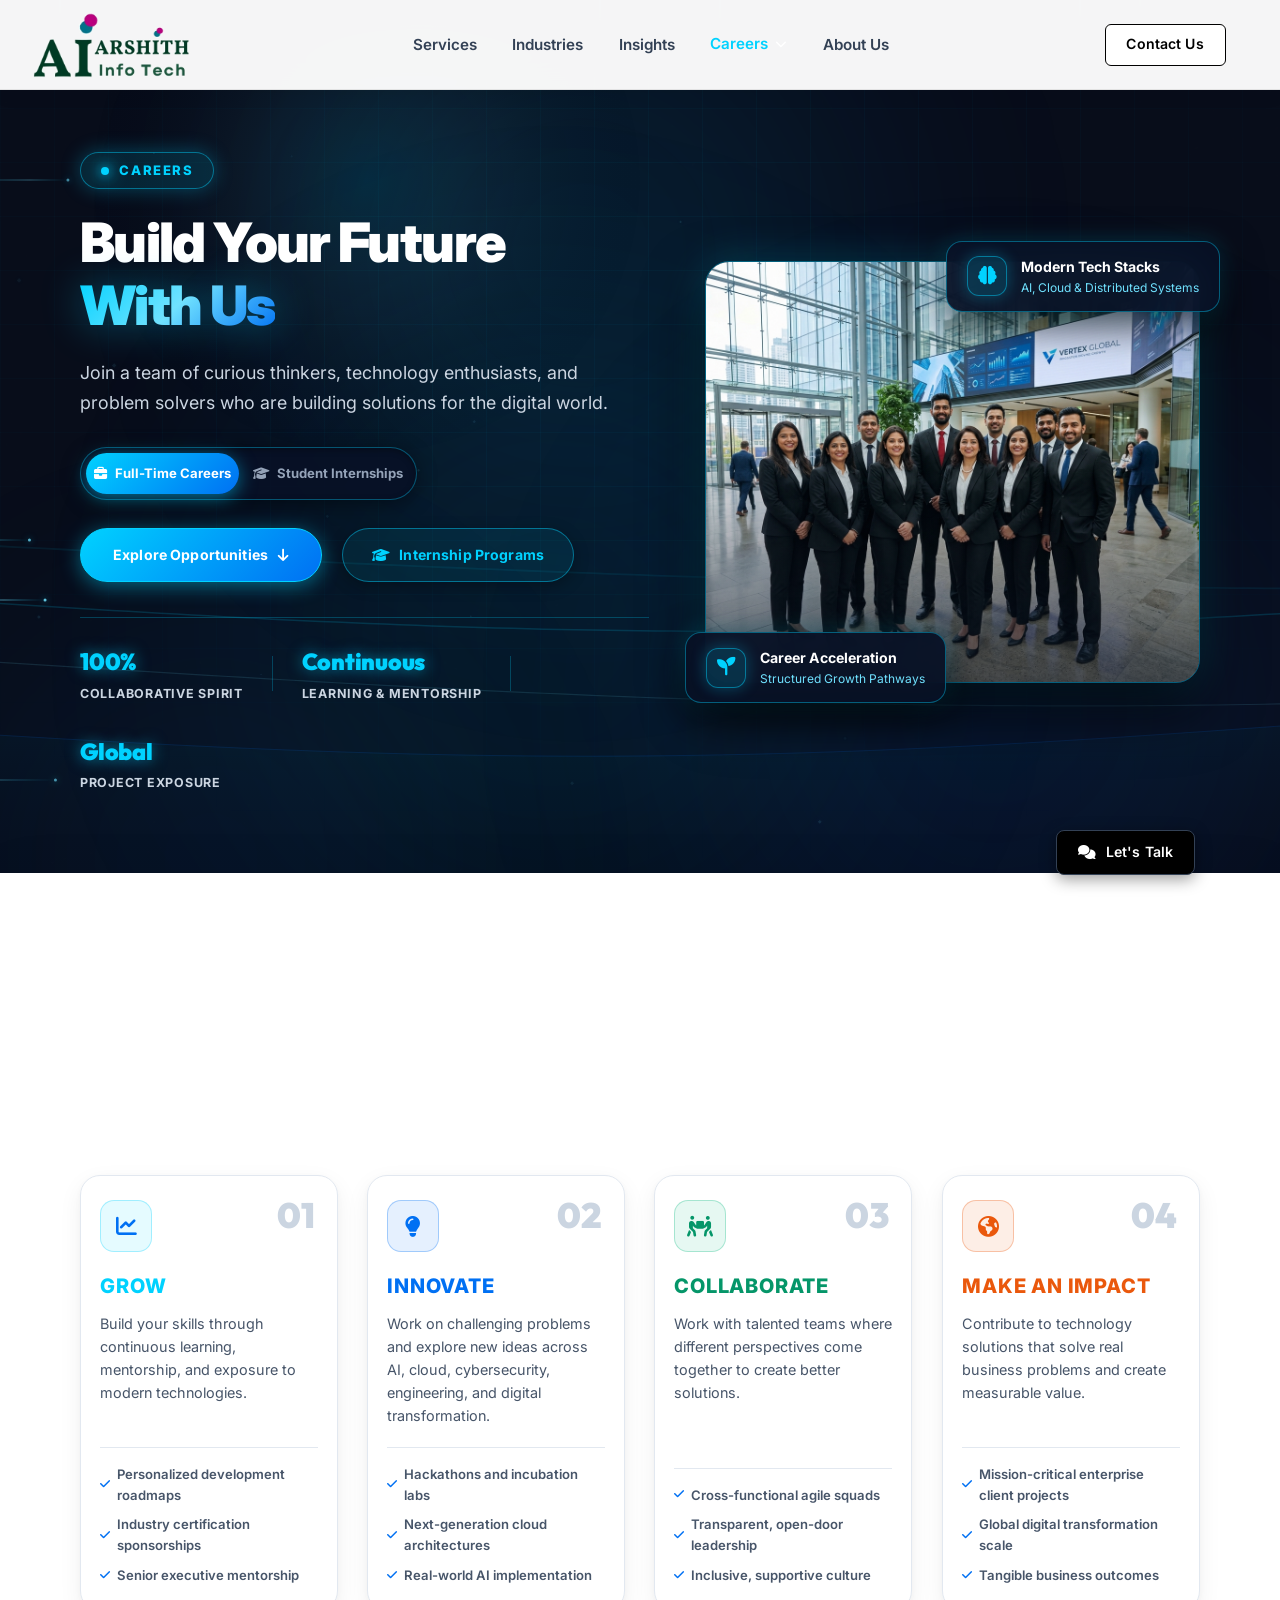
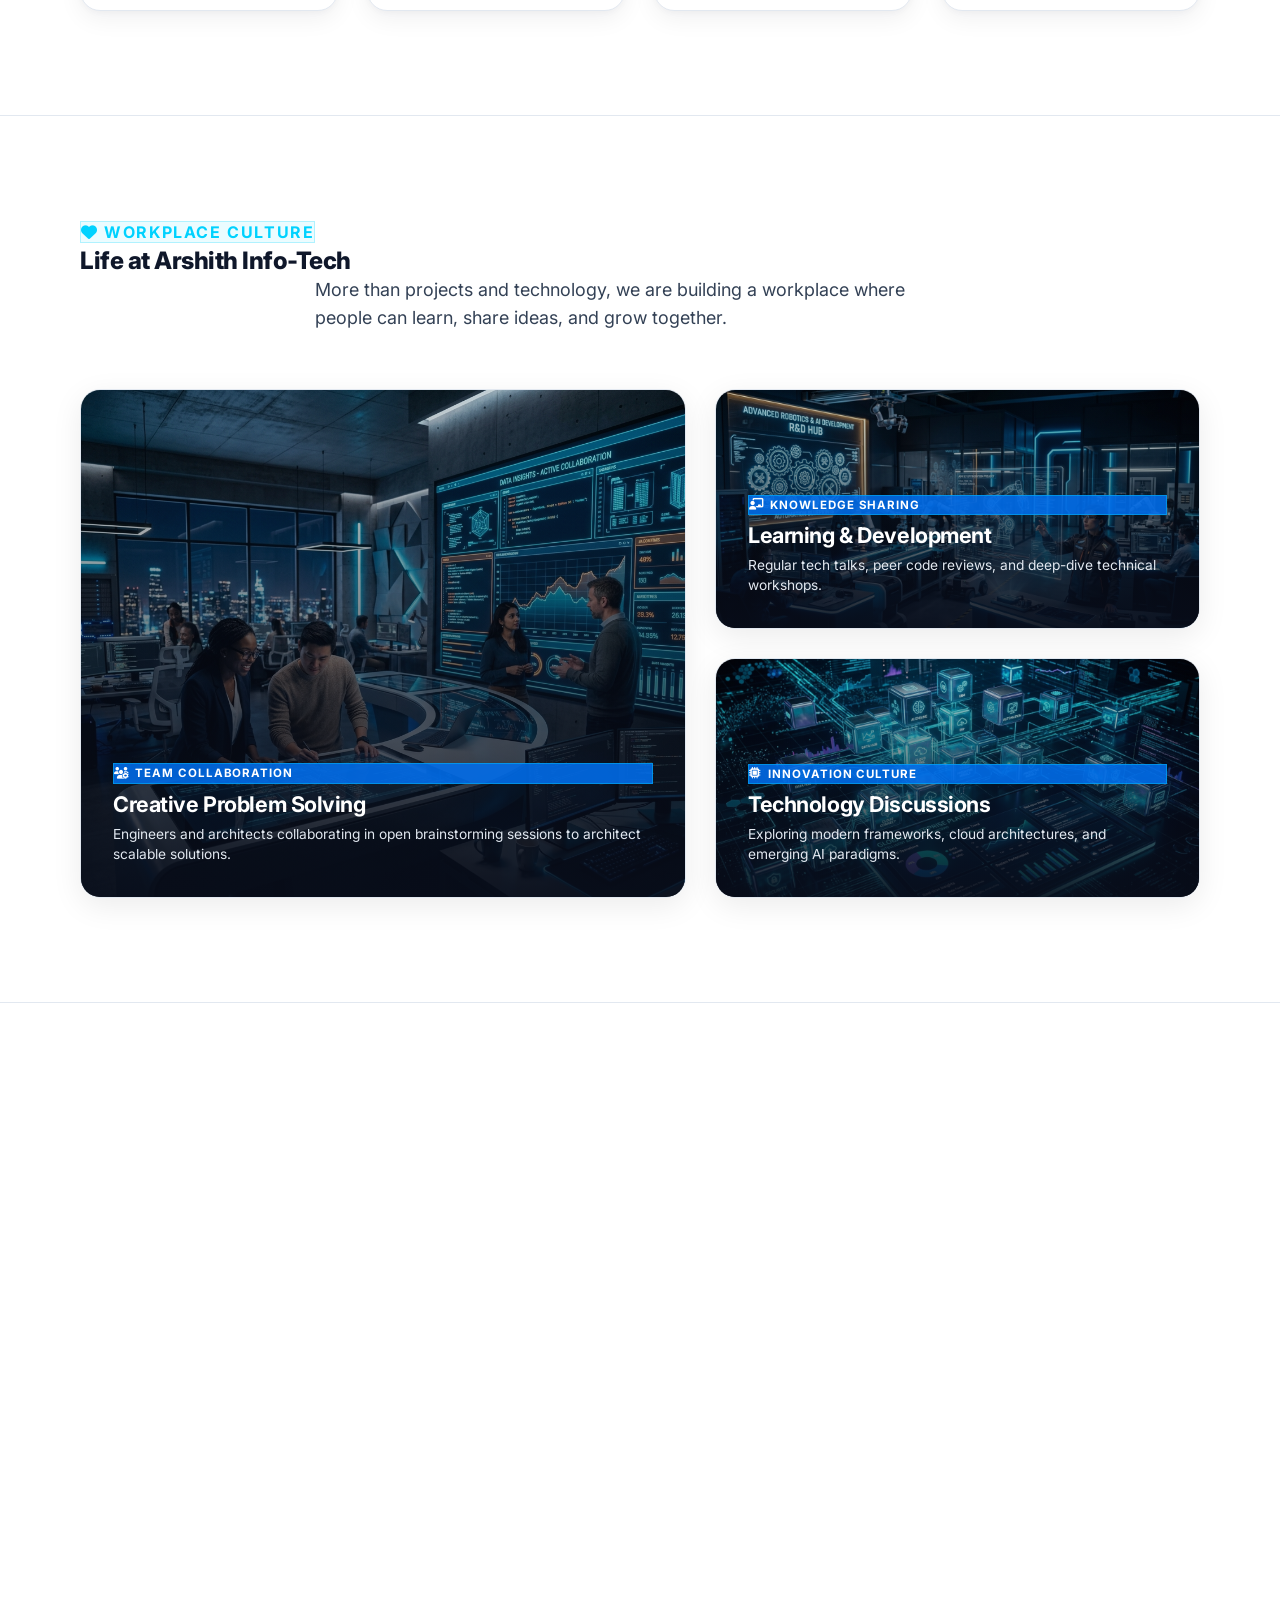
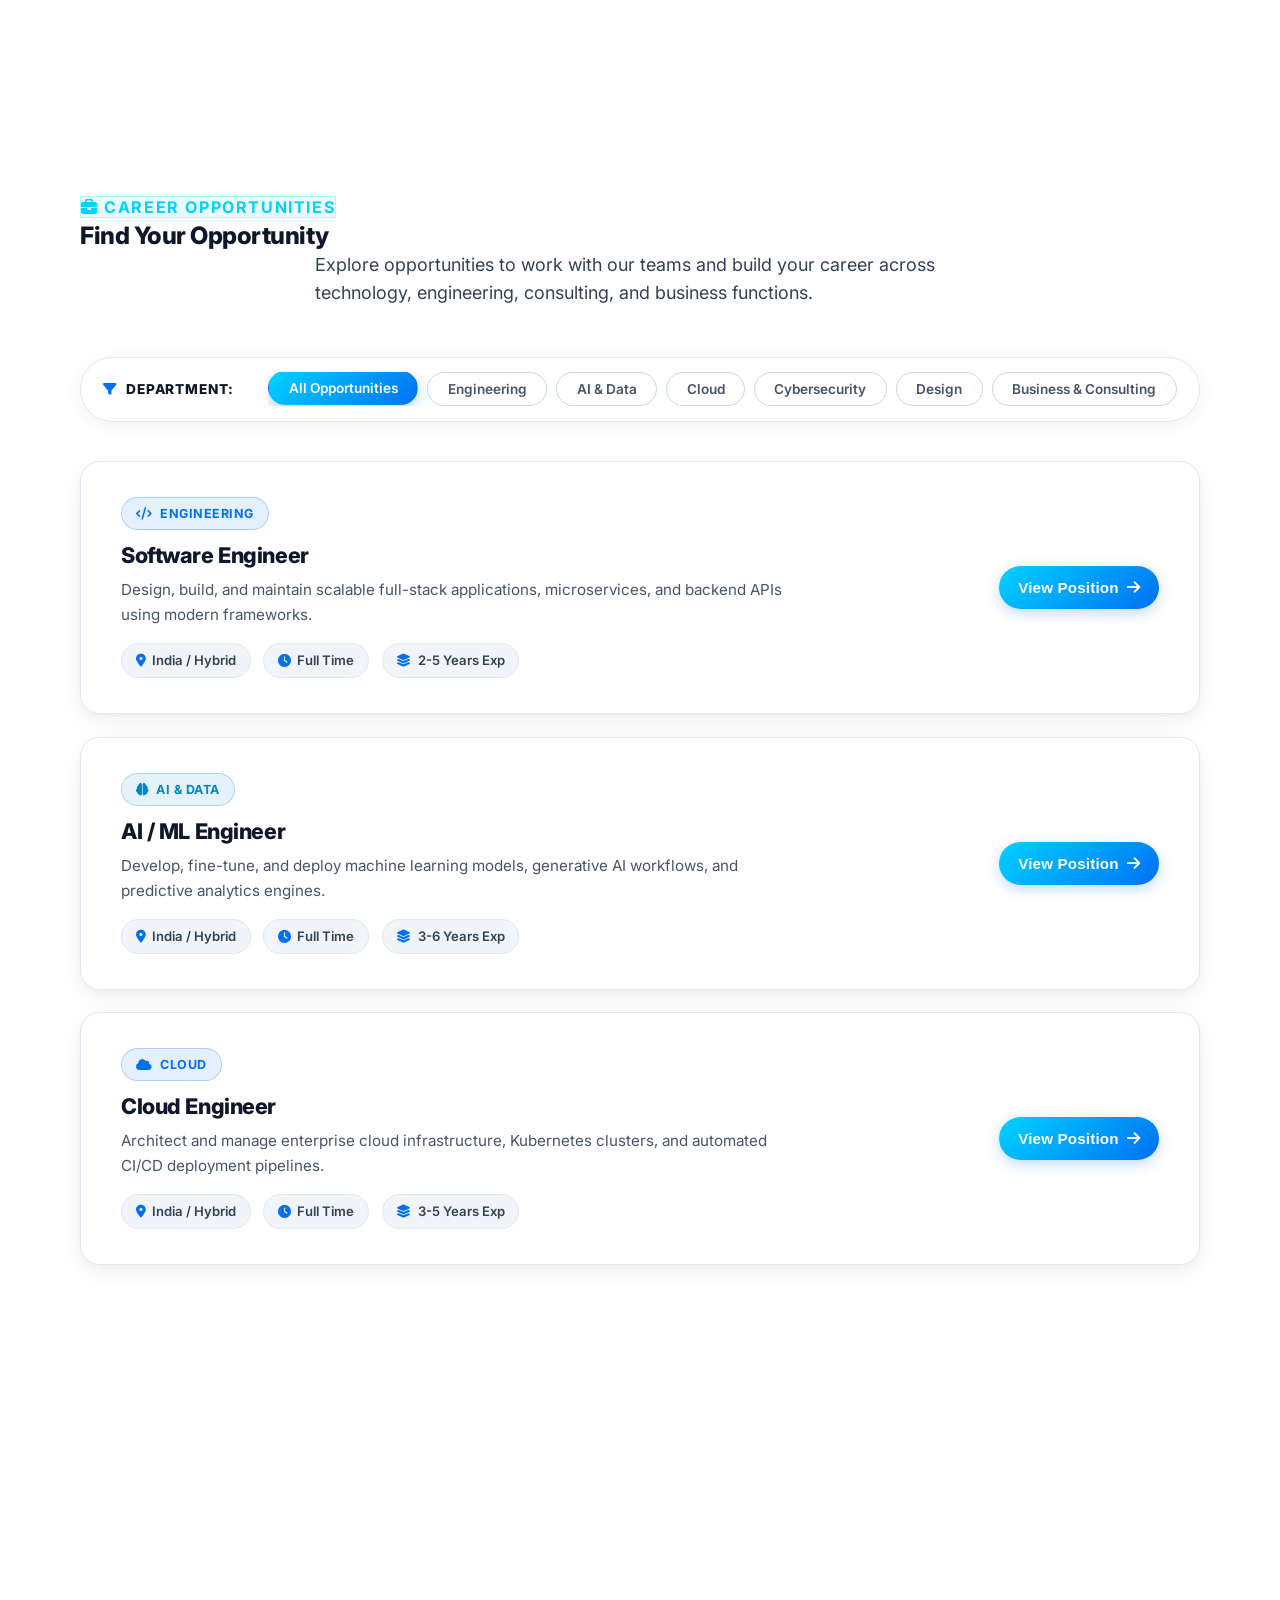
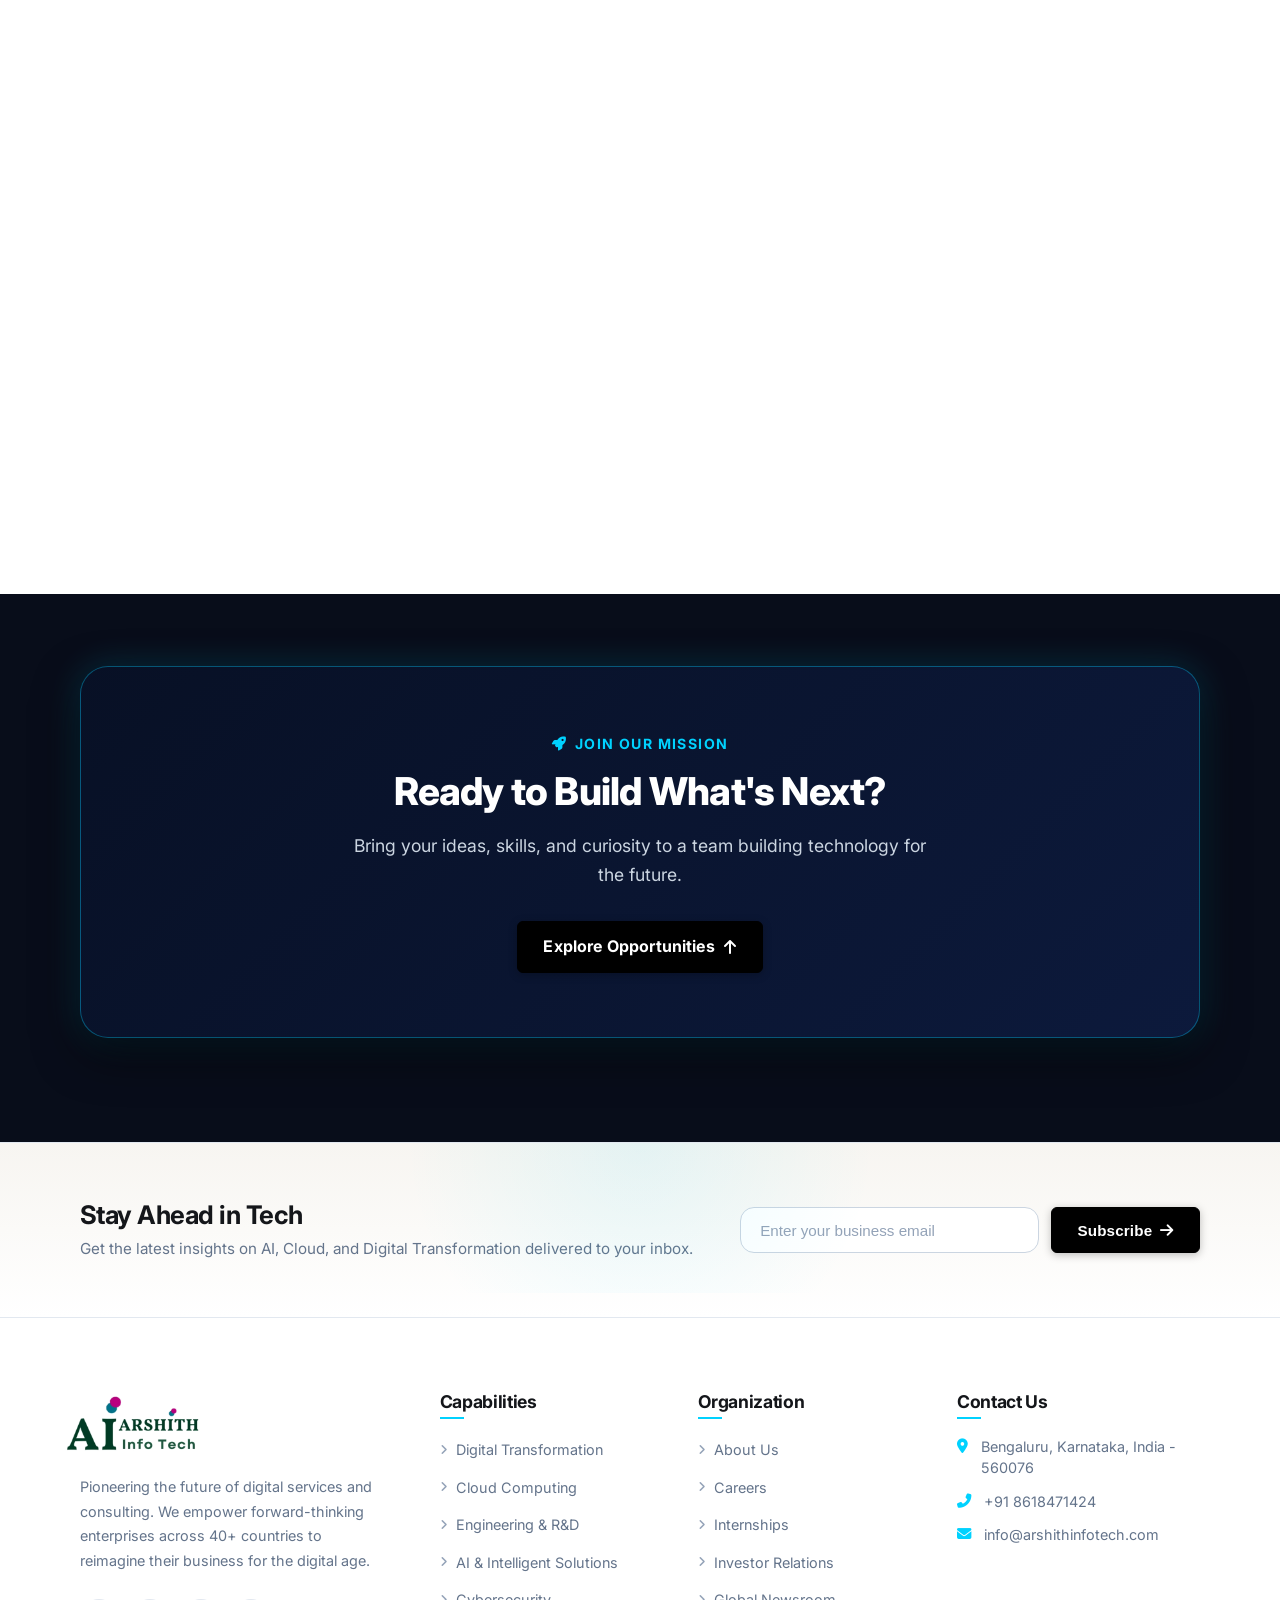
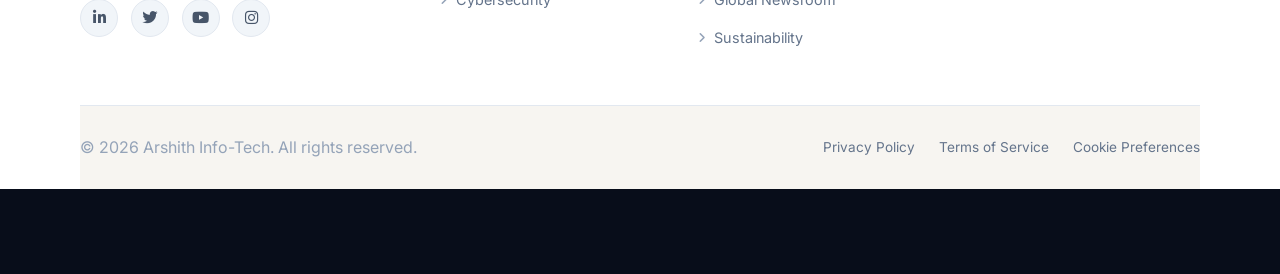
<file: careers.html>
<!DOCTYPE html>
<html lang="en">

<head>
  <meta charset="UTF-8">
  <meta name="viewport" content="width=device-width, initial-scale=1.0">
  <title>Careers | Arshith Info-Tech - Build Your Future With Us</title>
  <meta name="description"
    content="Join Arshith Info-Tech. Build your career with curious thinkers, technology enthusiasts, and problem solvers creating transformative solutions across AI, Cloud, Cybersecurity, and Digital Transformation." />

  <!-- Google Fonts -->
  <link rel="preconnect" href="https://fonts.googleapis.com">
  <link rel="preconnect" href="https://fonts.gstatic.com" crossorigin>
  <link href="https://fonts.googleapis.com/css2?family=Inter:wght@400;500;600;700;800;900&family=Outfit:wght@400;500;600;700;800;900&display=swap" rel="stylesheet">
  <!-- FontAwesome -->
  <link rel="stylesheet" href="https://cdnjs.cloudflare.com/ajax/libs/font-awesome/6.4.0/css/all.min.css">
  <!-- Custom CSS -->
  <link rel="stylesheet" href="css/style.css?v=20260917_v8_industries_perfect">
  <link rel="stylesheet" href="footer-premium.css?v=20260917_v8_industries_perfect">
  <style>
    /* ═══════════════════════════════════════════════════
       CAREERS PAGE STYLING:
       - Hero Section: Cyber Blue Dark Theme
       - Middle Sections (Why Us, Life, Culture, Openings): Clean White Theme
       - Footer-Above CTA Section: Cyber Blue Dark Theme
       ═══════════════════════════════════════════════════ */
    :root {
      --primary-cyan: #00d2ff;
      --primary-blue: #0070f3;
      --cyber-border: rgba(0, 210, 255, 0.25);
      --cyber-glow: rgba(0, 210, 255, 0.45);
      --dark-card: rgba(8, 17, 38, 0.88);
    }

    body.page-careers {
      background-color: #080d1a !important;
      color: #0f172a;
    }

    /* ═══════════════════════════════════════════════════
       0. GLOBAL AURORA ORBS (Cyber Blue)
       ═══════════════════════════════════════════════════ */
    body.page-careers .aurora-orb-1 {
      background: radial-gradient(circle, rgba(0, 210, 255, 0.35) 0%, rgba(0, 112, 243, 0.15) 70%, transparent 100%) !important;
    }
    body.page-careers .aurora-orb-2 {
      background: radial-gradient(circle, rgba(0, 112, 243, 0.32) 0%, rgba(37, 99, 235, 0.15) 70%, transparent 100%) !important;
    }
    body.page-careers .aurora-orb-3 {
      background: radial-gradient(circle, rgba(0, 210, 255, 0.25) 0%, rgba(14, 165, 233, 0.1) 70%, transparent 100%) !important;
    }
    body.page-careers .aurora-orb-4 {
      background: radial-gradient(circle, rgba(37, 99, 235, 0.25) 0%, rgba(0, 210, 255, 0.1) 70%, transparent 100%) !important;
    }

    /* ═══════════════════════════════════════════════════
       1. HERO SECTION (Cyber Blue Dark Theme)
       ═══════════════════════════════════════════════════ */
    .careers-hero-section,
    body.page-careers .careers-hero-section {
      position: relative !important;
      z-index: 2 !important;
      background: transparent !important;
      color: #ffffff !important;
      padding: 9.5rem 0 5rem 0 !important;
    }

    .careers-pill-badge,
    body.page-careers .careers-pill-badge {
      display: inline-flex !important;
      align-items: center !important;
      gap: 0.65rem !important;
      padding: 0.45rem 1.25rem !important;
      border-radius: 50px !important;
      background: rgba(0, 210, 255, 0.12) !important;
      border: 1px solid rgba(0, 210, 255, 0.45) !important;
      color: #00d2ff !important;
      font-size: 0.82rem !important;
      font-weight: 800 !important;
      text-transform: uppercase !important;
      letter-spacing: 0.12em !important;
      margin-bottom: 1.35rem !important;
      box-shadow: 0 0 20px rgba(0, 210, 255, 0.3) !important;
    }

    .careers-pulse-dot,
    body.page-careers .careers-pulse-dot {
      width: 8px !important;
      height: 8px !important;
      border-radius: 50% !important;
      background: #00d2ff !important;
      box-shadow: 0 0 12px #00d2ff, 0 0 20px #00d2ff !important;
      animation: pulseCyberCyan 2s infinite !important;
    }

    @keyframes pulseCyberCyan {
      0% { transform: scale(1); opacity: 1; }
      50% { transform: scale(1.3); opacity: 0.7; box-shadow: 0 0 16px #00d2ff; }
      100% { transform: scale(1); opacity: 1; }
    }

    .careers-hero-section .careers-hero-title,
    body.page-careers .careers-hero-title {
      font-size: 3.4rem !important;
      font-weight: 900 !important;
      line-height: 1.15 !important;
      letter-spacing: -0.03em !important;
      color: #ffffff !important;
      margin-bottom: 1.35rem !important;
    }

    .careers-hero-section .careers-hero-title .gradient-text,
    body.page-careers .gradient-text,
    .gradient-text {
      background: linear-gradient(135deg, #00d2ff 0%, #70e2ff 50%, #0070f3 100%) !important;
      -webkit-background-clip: text !important;
      -webkit-text-fill-color: transparent !important;
      background-clip: text !important;
      text-fill-color: transparent !important;
      display: inline-block !important;
      filter: drop-shadow(0 0 20px rgba(0, 210, 255, 0.4));
    }

    .careers-hero-section .careers-hero-lead,
    body.page-careers .careers-hero-lead {
      font-size: 1.12rem !important;
      color: #cbd5e1 !important;
      line-height: 1.7 !important;
      max-width: 580px !important;
      margin-bottom: 1.8rem !important;
    }

    .careers-switch-container {
      display: flex !important;
      align-items: center !important;
      margin: 1.2rem 0 1.8rem 0 !important;
    }

    .careers-switch-pill-wrapper {
      display: inline-flex !important;
      align-items: center !important;
      background: rgba(8, 17, 38, 0.9) !important;
      border: 1.5px solid rgba(0, 210, 255, 0.35) !important;
      border-radius: 50px !important;
      padding: 5px !important;
      box-shadow: 0 4px 20px rgba(0, 0, 0, 0.4), inset 0 2px 6px rgba(0, 0, 0, 0.3) !important;
      gap: 6px !important;
    }

    .careers-switch-tab {
      display: inline-flex !important;
      align-items: center !important;
      gap: 0.5rem !important;
      padding: 0.65rem 1.4rem !important;
      border-radius: 50px !important;
      font-size: 0.92rem !important;
      font-weight: 700 !important;
      color: #94a3b8 !important;
      text-decoration: none !important;
      transition: all 0.25s cubic-bezier(0.16, 1, 0.3, 1) !important;
    }

    .careers-switch-tab:hover {
      color: #00d2ff !important;
    }

    .careers-switch-tab.active {
      background: linear-gradient(135deg, #00d2ff 0%, #0070f3 100%) !important;
      color: #ffffff !important;
      box-shadow: 0 4px 18px rgba(0, 210, 255, 0.5) !important;
    }

    .careers-switch-tab.active i {
      color: #ffffff !important;
    }

    .careers-hero-cta-group {
      display: flex !important;
      align-items: center !important;
      gap: 1.25rem !important;
      margin-bottom: 2.2rem !important;
      flex-wrap: wrap !important;
    }

    .careers-primary-btn,
    body.page-careers .careers-primary-btn,
    body.page-careers .btn.btn-primary.careers-primary-btn {
      background: linear-gradient(135deg, #00d2ff 0%, #0070f3 100%) !important;
      color: #ffffff !important;
      border: 1px solid #00d2ff !important;
      padding: 0.9rem 2rem !important;
      font-weight: 700 !important;
      border-radius: 50px !important;
      display: inline-flex !important;
      align-items: center !important;
      gap: 0.6rem !important;
      box-shadow: 0 4px 20px rgba(0, 210, 255, 0.45) !important;
      transition: all 0.3s cubic-bezier(0.16, 1, 0.3, 1) !important;
      text-decoration: none !important;
    }

    .careers-primary-btn:hover,
    body.page-careers .careers-primary-btn:hover,
    body.page-careers .btn.btn-primary.careers-primary-btn:hover {
      background: linear-gradient(135deg, #0070f3 0%, #005bb5 100%) !important;
      box-shadow: 0 8px 30px rgba(0, 210, 255, 0.65) !important;
      transform: translateY(-2px) !important;
      color: #ffffff !important;
    }

    .careers-secondary-btn,
    body.page-careers .careers-secondary-btn,
    body.page-careers .btn.btn-outline.careers-secondary-btn {
      background: rgba(0, 210, 255, 0.08) !important;
      border: 1.5px solid rgba(0, 210, 255, 0.45) !important;
      color: #00d2ff !important;
      padding: 0.9rem 1.8rem !important;
      font-weight: 700 !important;
      border-radius: 50px !important;
      display: inline-flex !important;
      align-items: center !important;
      gap: 0.6rem !important;
      transition: all 0.3s cubic-bezier(0.16, 1, 0.3, 1) !important;
      text-decoration: none !important;
      box-shadow: 0 4px 15px rgba(0, 0, 0, 0.3) !important;
    }

    .careers-secondary-btn:hover,
    body.page-careers .careers-secondary-btn:hover,
    body.page-careers .btn.btn-outline.careers-secondary-btn:hover {
      background: rgba(0, 210, 255, 0.22) !important;
      border-color: #00d2ff !important;
      color: #ffffff !important;
      box-shadow: 0 6px 24px rgba(0, 210, 255, 0.4) !important;
      transform: translateY(-2px) !important;
    }

    .careers-hero-metrics,
    body.page-careers .careers-hero-metrics {
      display: flex !important;
      align-items: center !important;
      gap: 1.8rem !important;
      padding-top: 1.6rem !important;
      border-top: 1px solid rgba(0, 210, 255, 0.25) !important;
      flex-wrap: wrap !important;
    }

    .hero-metric-item,
    body.page-careers .hero-metric-item {
      display: flex !important;
      flex-direction: column !important;
      gap: 0.2rem !important;
    }

    .hero-metric-item .metric-value,
    body.page-careers .metric-value,
    body.page-careers .hero-metric-item .metric-value {
      font-size: 1.45rem !important;
      font-weight: 900 !important;
      color: #00d2ff !important;
      font-family: var(--font-brand, 'Outfit', 'Inter', sans-serif) !important;
      text-shadow: 0 0 15px rgba(0, 210, 255, 0.6) !important;
      letter-spacing: -0.01em !important;
    }

    .hero-metric-item .metric-label,
    body.page-careers .metric-label,
    body.page-careers .hero-metric-item .metric-label {
      font-size: 0.78rem !important;
      font-weight: 700 !important;
      color: #cbd5e1 !important;
      text-transform: uppercase !important;
      letter-spacing: 0.06em !important;
    }

    .metric-divider,
    body.page-careers .metric-divider {
      width: 1px !important;
      height: 35px !important;
      background: rgba(0, 210, 255, 0.25) !important;
    }

    .composition-main-img-wrapper,
    body.page-careers .composition-main-img-wrapper {
      border-radius: 24px !important;
      overflow: hidden !important;
      position: relative !important;
      border: 1.5px solid rgba(0, 210, 255, 0.4) !important;
      box-shadow: 0 25px 60px rgba(0, 0, 0, 0.75), 0 0 40px rgba(0, 210, 255, 0.25) !important;
    }

    .careers-floating-badge,
    body.page-careers .careers-floating-badge {
      position: absolute !important;
      display: flex !important;
      align-items: center !important;
      gap: 0.85rem !important;
      padding: 0.85rem 1.25rem !important;
      background: rgba(8, 17, 38, 0.94) !important;
      backdrop-filter: blur(16px) !important;
      -webkit-backdrop-filter: blur(16px) !important;
      border: 1.5px solid rgba(0, 210, 255, 0.4) !important;
      border-radius: 16px !important;
      box-shadow: 0 14px 40px rgba(0, 0, 0, 0.7), 0 0 25px rgba(0, 210, 255, 0.2) !important;
      z-index: 3 !important;
      transition: all 0.3s cubic-bezier(0.16, 1, 0.3, 1) !important;
    }

    .careers-floating-badge:hover,
    body.page-careers .careers-floating-badge:hover {
      transform: translateY(-4px) !important;
      border-color: #00d2ff !important;
      box-shadow: 0 16px 45px rgba(0, 0, 0, 0.8), 0 0 30px rgba(0, 210, 255, 0.45) !important;
    }

    .careers-floating-badge .badge-icon,
    body.page-careers .badge-icon,
    body.page-careers .careers-floating-badge .badge-icon {
      width: 40px !important;
      height: 40px !important;
      border-radius: 12px !important;
      background: rgba(0, 210, 255, 0.15) !important;
      border: 1px solid rgba(0, 210, 255, 0.45) !important;
      color: #00d2ff !important;
      display: flex !important;
      align-items: center !important;
      justify-content: center !important;
      font-size: 1.15rem !important;
      box-shadow: 0 0 15px rgba(0, 210, 255, 0.3) !important;
    }

    .careers-floating-badge .badge-text strong {
      font-size: 0.88rem !important;
      color: #ffffff !important;
      font-weight: 700 !important;
    }

    .careers-floating-badge .badge-text span {
      font-size: 0.75rem !important;
      color: #70e2ff !important;
    }

    /* ═══════════════════════════════════════════════════
       2-5. MIDDLE SECTIONS LIGHT WRAPPER (Clean White Theme)
       ═══════════════════════════════════════════════════ */
    .careers-light-wrapper {
      background-color: #ffffff !important;
      color: #0f172a !important;
      position: relative;
      z-index: 10;
      box-shadow: 0 0 50px rgba(0, 0, 0, 0.06);
    }

    .careers-light-wrapper .careers-why-section,
    .careers-light-wrapper .careers-life-section,
    .careers-light-wrapper .careers-culture-section,
    .careers-light-wrapper .careers-openings-section {
      background-color: #ffffff !important;
      color: #0f172a !important;
      position: relative;
    }

    /* Section Headings in Light Wrapper */
    .careers-light-wrapper .section-header-centered .section-heading,
    .careers-light-wrapper .section-heading {
      color: #0f172a !important;
      font-weight: 800 !important;
      letter-spacing: -0.02em !important;
    }

    .careers-light-wrapper .section-header-centered .section-subtitle,
    .careers-light-wrapper .section-subtitle {
      color: #475569 !important;
    }

    .careers-light-wrapper .section-header-centered .section-eyebrow,
    .careers-light-wrapper .section-eyebrow {
      color: #0070f3 !important;
      font-weight: 700 !important;
      letter-spacing: 0.1em !important;
    }

    /* 2. WHY JOIN US CARDS (White Theme with Cyber Blue Accents) */
    .careers-light-wrapper .why-feature-card {
      background: #ffffff !important;
      border: 1px solid #e2e8f0 !important;
      border-radius: 20px !important;
      box-shadow: 0 4px 20px rgba(0, 0, 0, 0.05) !important;
      transition: all 0.35s cubic-bezier(0.16, 1, 0.3, 1) !important;
    }

    .careers-light-wrapper .why-feature-card:hover {
      transform: translateY(-6px) !important;
      border-color: #00d2ff !important;
      box-shadow: 0 16px 36px rgba(0, 112, 243, 0.12), 0 0 25px rgba(0, 210, 255, 0.2) !important;
    }

    .careers-light-wrapper .why-feature-card .why-card-number {
      color: #cbd5e1 !important;
      font-weight: 900 !important;
      transition: color 0.3s ease !important;
    }

    .careers-light-wrapper .why-feature-card:hover .why-card-number {
      color: #0070f3 !important;
    }

    .careers-light-wrapper .why-feature-card .why-card-title {
      color: #0f172a !important;
      font-weight: 800 !important;
    }

    .careers-light-wrapper .why-feature-card .why-card-desc {
      color: #475569 !important;
    }

    .careers-light-wrapper .why-feature-card .why-card-points li {
      color: #475569 !important;
    }

    .careers-light-wrapper .why-feature-card .why-card-points li i {
      color: #0070f3 !important;
    }

    .careers-light-wrapper .why-feature-card.card-grow .why-icon-circle {
      background: rgba(0, 210, 255, 0.1) !important;
      border: 1px solid rgba(0, 210, 255, 0.3) !important;
      color: #0070f3 !important;
    }

    .careers-light-wrapper .why-feature-card.card-innovate .why-icon-circle {
      background: rgba(0, 112, 243, 0.1) !important;
      border: 1px solid rgba(0, 112, 243, 0.3) !important;
      color: #0070f3 !important;
    }

    .careers-light-wrapper .why-feature-card.card-collaborate .why-icon-circle {
      background: rgba(16, 185, 129, 0.1) !important;
      border: 1px solid rgba(16, 185, 129, 0.3) !important;
      color: #059669 !important;
    }

    .careers-light-wrapper .why-feature-card.card-impact .why-icon-circle {
      background: rgba(234, 88, 12, 0.1) !important;
      border: 1px solid rgba(234, 88, 12, 0.3) !important;
      color: #ea580c !important;
    }

    /* 3. LIFE AT ARSHITH MOSAIC TILES */
    .careers-light-wrapper .gallery-tile {
      border: 1px solid #e2e8f0 !important;
      border-radius: 20px !important;
      overflow: hidden;
      box-shadow: 0 8px 30px rgba(0, 0, 0, 0.08) !important;
      transition: all 0.35s ease !important;
    }

    .careers-light-wrapper .gallery-tile:hover {
      border-color: #00d2ff !important;
      box-shadow: 0 16px 40px rgba(0, 112, 243, 0.15) !important;
      transform: translateY(-4px) !important;
    }

    .careers-light-wrapper .gallery-tile .tile-overlay {
      background: linear-gradient(180deg, rgba(8, 13, 26, 0.15) 0%, rgba(8, 13, 26, 0.92) 100%) !important;
    }

    .careers-light-wrapper .gallery-tile .tile-tag {
      background: rgba(0, 112, 243, 0.85) !important;
      border: 1px solid rgba(0, 210, 255, 0.4) !important;
      color: #ffffff !important;
    }

    .careers-light-wrapper .gallery-tile .tile-title {
      color: #ffffff !important;
    }

    .careers-light-wrapper .gallery-tile .tile-desc {
      color: #e2e8f0 !important;
    }

    /* 4. CULTURE VALUES PILLARS (White Theme) */
    .careers-light-wrapper .culture-value-pillar {
      background: #ffffff !important;
      border: 1px solid #e2e8f0 !important;
      border-radius: 20px !important;
      box-shadow: 0 4px 20px rgba(0, 0, 0, 0.05) !important;
      transition: all 0.35s cubic-bezier(0.16, 1, 0.3, 1) !important;
    }

    .careers-light-wrapper .culture-value-pillar:hover {
      transform: translateY(-6px) !important;
      border-color: #00d2ff !important;
      box-shadow: 0 16px 36px rgba(0, 112, 243, 0.12), 0 0 25px rgba(0, 210, 255, 0.2) !important;
    }

    .careers-light-wrapper .culture-value-pillar .pillar-icon {
      width: 52px !important;
      height: 52px !important;
      border-radius: 14px !important;
      display: inline-flex !important;
      align-items: center !important;
      justify-content: center !important;
      font-size: 1.3rem !important;
      margin-bottom: 1.4rem !important;
    }

    .careers-light-wrapper .culture-value-pillar .pillar-title {
      color: #0f172a !important;
      font-weight: 800 !important;
    }

    .careers-light-wrapper .culture-value-pillar:hover .pillar-title {
      color: #0070f3 !important;
    }

    .careers-light-wrapper .culture-value-pillar .pillar-desc {
      color: #475569 !important;
    }

    .careers-light-wrapper .culture-value-pillar.pillar-curiosity .pillar-icon {
      background: rgba(0, 210, 255, 0.1) !important;
      border: 1px solid rgba(0, 210, 255, 0.3) !important;
      color: #0070f3 !important;
    }
    .careers-light-wrapper .culture-value-pillar.pillar-curiosity .pillar-top-accent {
      background: linear-gradient(90deg, #00d2ff 0%, #0070f3 100%) !important;
    }
    .careers-light-wrapper .culture-value-pillar.pillar-curiosity .pillar-footer-tag {
      color: #0070f3 !important;
      font-weight: 600;
    }

    .careers-light-wrapper .culture-value-pillar.pillar-ownership .pillar-icon {
      background: rgba(0, 112, 243, 0.1) !important;
      border: 1px solid rgba(0, 112, 243, 0.3) !important;
      color: #0070f3 !important;
    }
    .careers-light-wrapper .culture-value-pillar.pillar-ownership .pillar-top-accent {
      background: linear-gradient(90deg, #0070f3 0%, #00d2ff 100%) !important;
    }
    .careers-light-wrapper .culture-value-pillar.pillar-ownership .pillar-footer-tag {
      color: #0070f3 !important;
      font-weight: 600;
    }

    .careers-light-wrapper .culture-value-pillar.pillar-collaboration .pillar-icon {
      background: rgba(16, 185, 129, 0.1) !important;
      border: 1px solid rgba(16, 185, 129, 0.3) !important;
      color: #059669 !important;
    }
    .careers-light-wrapper .culture-value-pillar.pillar-collaboration .pillar-top-accent {
      background: linear-gradient(90deg, #059669 0%, #34d399 100%) !important;
    }
    .careers-light-wrapper .culture-value-pillar.pillar-collaboration .pillar-footer-tag {
      color: #059669 !important;
      font-weight: 600;
    }

    .careers-light-wrapper .culture-value-pillar.pillar-improvement .pillar-icon {
      background: rgba(234, 88, 12, 0.1) !important;
      border: 1px solid rgba(234, 88, 12, 0.3) !important;
      color: #ea580c !important;
    }
    .careers-light-wrapper .culture-value-pillar.pillar-improvement .pillar-top-accent {
      background: linear-gradient(90deg, #ea580c 0%, #fb923c 100%) !important;
    }
    .careers-light-wrapper .culture-value-pillar.pillar-improvement .pillar-footer-tag {
      color: #ea580c !important;
      font-weight: 600;
    }

    /* 5. CAREERS FILTER BAR (Clean Light with Cyber Accent) */
    .careers-light-wrapper .careers-filter-bar {
      background: #f8fafc !important;
      border: 1.5px solid #e2e8f0 !important;
      border-radius: 50px !important;
      box-shadow: 0 4px 16px rgba(0, 0, 0, 0.04) !important;
      padding: 0.9rem 1.4rem !important;
      margin-bottom: 2.5rem !important;
      display: flex !important;
      align-items: center !important;
      justify-content: space-between !important;
      gap: 1.25rem !important;
    }

    .careers-light-wrapper .careers-filter-bar .career-filter-label {
      color: #0f172a !important;
      font-weight: 800 !important;
      display: flex !important;
      align-items: center !important;
      gap: 0.5rem !important;
      font-size: 0.85rem !important;
      text-transform: uppercase !important;
      letter-spacing: 0.06em !important;
    }

    .careers-light-wrapper .careers-filter-bar .career-filter-label i {
      color: #0070f3 !important;
    }

    .careers-light-wrapper .careers-filter-bar .career-pill {
      color: #475569 !important;
      background: #ffffff !important;
      border: 1px solid #cbd5e1 !important;
      font-weight: 600 !important;
      padding: 0.5rem 1.2rem !important;
      border-radius: 50px !important;
      font-size: 0.85rem !important;
      cursor: pointer !important;
      transition: all 0.25s ease !important;
    }

    .careers-light-wrapper .careers-filter-bar .career-pill:hover {
      color: #0070f3 !important;
      background: rgba(0, 112, 243, 0.05) !important;
      border-color: #0070f3 !important;
    }

    .careers-light-wrapper .careers-filter-bar .career-pill.active {
      color: #ffffff !important;
      background: linear-gradient(135deg, #00d2ff 0%, #0070f3 100%) !important;
      border-color: transparent !important;
      box-shadow: 0 4px 14px rgba(0, 112, 243, 0.3) !important;
    }

    /* 5. JOB CARDS (White Theme with Cyber Blue View Button) */
    .careers-light-wrapper .jobs-list-container {
      display: flex !important;
      flex-direction: column !important;
      gap: 1.4rem !important;
    }

    .careers-light-wrapper .job-card-item {
      background: #ffffff !important;
      border: 1px solid #e2e8f0 !important;
      border-radius: 20px !important;
      padding: 2.2rem 2.5rem !important;
      box-shadow: 0 4px 20px rgba(0, 0, 0, 0.04) !important;
      transition: all 0.35s cubic-bezier(0.16, 1, 0.3, 1) !important;
      display: flex !important;
      align-items: center !important;
      justify-content: space-between !important;
      gap: 2rem !important;
    }

    .careers-light-wrapper .job-card-item.is-hidden,
    .job-card-item[style*="display: none"] {
      display: none !important;
    }

    .careers-light-wrapper .job-card-item:hover {
      transform: translateY(-4px) !important;
      border-color: #00d2ff !important;
      box-shadow: 0 16px 36px rgba(0, 112, 243, 0.12), 0 0 25px rgba(0, 210, 255, 0.2) !important;
    }

    .careers-light-wrapper .job-card-item .job-title {
      color: #0f172a !important;
      font-size: 1.35rem !important;
      font-weight: 800 !important;
      margin-bottom: 0.5rem !important;
      transition: color 0.2s ease !important;
    }

    .careers-light-wrapper .job-card-item:hover .job-title {
      color: #0070f3 !important;
    }

    .careers-light-wrapper .job-card-item .job-snippet {
      color: #475569 !important;
      font-size: 0.95rem !important;
      line-height: 1.65 !important;
      margin-bottom: 1rem !important;
    }

    .careers-light-wrapper .job-meta-row .meta-tag {
      background: #f1f5f9 !important;
      border: 1px solid #e2e8f0 !important;
      color: #334155 !important;
      font-size: 0.82rem !important;
      font-weight: 600 !important;
      padding: 0.35rem 0.85rem !important;
      border-radius: 50px !important;
      display: inline-flex !important;
      align-items: center !important;
      gap: 0.4rem !important;
    }

    .careers-light-wrapper .job-meta-row .meta-tag i {
      color: #0070f3 !important;
    }

    /* Department Tags in Job Cards */
    .job-dept-tag {
      display: inline-flex !important;
      align-items: center !important;
      gap: 0.45rem !important;
      font-size: 0.78rem !important;
      font-weight: 700 !important;
      padding: 0.35rem 0.9rem !important;
      border-radius: 50px !important;
      letter-spacing: 0.04em !important;
      margin-bottom: 0.75rem !important;
    }

    .job-dept-tag.tag-engineering {
      color: #0070f3 !important;
      background: rgba(0, 112, 243, 0.1) !important;
      border: 1px solid rgba(0, 112, 243, 0.25) !important;
    }

    .job-dept-tag.tag-ai {
      color: #0284c7 !important;
      background: rgba(2, 132, 199, 0.1) !important;
      border: 1px solid rgba(2, 132, 199, 0.25) !important;
    }

    .job-dept-tag.tag-cloud {
      color: #0070f3 !important;
      background: rgba(0, 112, 243, 0.1) !important;
      border: 1px solid rgba(0, 112, 243, 0.25) !important;
    }

    .job-dept-tag.tag-cyber {
      color: #0099cc !important;
      background: rgba(0, 210, 255, 0.12) !important;
      border: 1px solid rgba(0, 210, 255, 0.3) !important;
    }

    .job-dept-tag.tag-design {
      color: #8b5cf6 !important;
      background: rgba(139, 92, 246, 0.1) !important;
      border: 1px solid rgba(139, 92, 246, 0.25) !important;
    }

    .job-dept-tag.tag-business {
      color: #059669 !important;
      background: rgba(5, 150, 105, 0.1) !important;
      border: 1px solid rgba(5, 150, 105, 0.25) !important;
    }

    .btn-view-job,
    body.page-careers .btn-view-job {
      background: linear-gradient(135deg, #00d2ff 0%, #0070f3 100%) !important;
      color: #ffffff !important;
      border: none !important;
      font-weight: 700 !important;
      padding: 0.75rem 1.5rem !important;
      border-radius: 50px !important;
      display: inline-flex !important;
      align-items: center !important;
      gap: 0.5rem !important;
      transition: all 0.3s ease !important;
      cursor: pointer !important;
      white-space: nowrap !important;
      box-shadow: 0 4px 14px rgba(0, 112, 243, 0.25) !important;
    }

    .btn-view-job:hover,
    body.page-careers .btn-view-job:hover {
      background: linear-gradient(135deg, #0070f3 0%, #005bb5 100%) !important;
      color: #ffffff !important;
      transform: translateY(-2px) !important;
      box-shadow: 0 6px 20px rgba(0, 112, 243, 0.4) !important;
    }

    /* ═══════════════════════════════════════════════════
       6. FINAL CTA (FOOTER ABOVE) SECTION (Cyber Blue Dark)
       ═══════════════════════════════════════════════════ */
    .careers-cta-section {
      background-color: #080d1a !important;
      position: relative;
      z-index: 10;
      color: #ffffff !important;
    }

    .careers-cta-section .careers-cta-box {
      background: linear-gradient(135deg, rgba(8, 17, 38, 0.95) 0%, rgba(13, 27, 62, 0.95) 100%) !important;
      border: 1.5px solid rgba(0, 210, 255, 0.35) !important;
      border-radius: 28px !important;
      box-shadow: 0 16px 45px rgba(0, 0, 0, 0.6), 0 0 35px rgba(0, 210, 255, 0.2) !important;
      backdrop-filter: blur(18px) !important;
      -webkit-backdrop-filter: blur(18px) !important;
      padding: 4rem 3rem !important;
      text-align: center !important;
    }

    .careers-cta-section .cta-kicker {
      color: #00d2ff !important;
      font-weight: 700 !important;
      letter-spacing: 0.1em !important;
      font-size: 0.88rem !important;
      display: inline-flex !important;
      align-items: center !important;
      gap: 0.5rem !important;
      margin-bottom: 0.75rem !important;
      text-transform: uppercase !important;
    }

    .careers-cta-section .careers-cta-heading {
      color: #ffffff !important;
      font-size: 2.4rem !important;
      font-weight: 800 !important;
      margin-bottom: 1rem !important;
      letter-spacing: -0.02em !important;
    }

    .careers-cta-section .careers-cta-desc {
      color: #cbd5e1 !important;
      font-size: 1.1rem !important;
      max-width: 600px !important;
      margin: 0 auto 2rem auto !important;
    }

    .careers-cta-section .btn-cta-careers {
      background: linear-gradient(135deg, #00d2ff 0%, #0070f3 100%) !important;
      color: #ffffff !important;
      border: 1px solid #00d2ff !important;
      font-weight: 700 !important;
      padding: 0.85rem 2.2rem !important;
      border-radius: 50px !important;
      font-size: 1rem !important;
      display: inline-flex !important;
      align-items: center !important;
      gap: 0.6rem !important;
      box-shadow: 0 4px 20px rgba(0, 210, 255, 0.4) !important;
      transition: all 0.3s ease !important;
      text-decoration: none !important;
    }

    .careers-cta-section .btn-cta-careers:hover {
      background: linear-gradient(135deg, #0070f3 0%, #005bb5 100%) !important;
      transform: translateY(-3px) !important;
      box-shadow: 0 8px 30px rgba(0, 210, 255, 0.6) !important;
    }

    /* ═══════════════════════════════════════════════════
       MOBILE RESPONSIVENESS (< 768px & < 480px)
       ═══════════════════════════════════════════════════ */
    @media (max-width: 768px) {
      .careers-hero-section,
      body.page-careers .careers-hero-section {
        padding: 6.5rem 0 3.5rem 0 !important;
      }

      .careers-hero-grid {
        grid-template-columns: 1fr !important;
        gap: 2.2rem !important;
      }

      .careers-hero-section .careers-hero-title,
      body.page-careers .careers-hero-title {
        font-size: clamp(2rem, 7.5vw, 2.5rem) !important;
        line-height: 1.18 !important;
        margin-bottom: 1rem !important;
      }

      .careers-hero-section .careers-hero-lead,
      body.page-careers .careers-hero-lead {
        font-size: 0.98rem !important;
        line-height: 1.65 !important;
        margin-bottom: 1.4rem !important;
      }

      .careers-switch-container {
        width: 100% !important;
        margin: 1rem 0 1.5rem 0 !important;
      }

      .careers-switch-pill-wrapper {
        width: 100% !important;
        display: flex !important;
        justify-content: space-between !important;
        padding: 4px !important;
      }

      .careers-switch-tab {
        flex: 1 !important;
        justify-content: center !important;
        padding: 0.6rem 0.5rem !important;
        font-size: 0.82rem !important;
        text-align: center !important;
      }

      .careers-hero-cta-group {
        flex-direction: column !important;
        width: 100% !important;
        gap: 0.8rem !important;
        margin-bottom: 1.8rem !important;
      }

      .careers-hero-cta-group .btn {
        width: 100% !important;
        justify-content: center !important;
        padding: 0.85rem 1.5rem !important;
      }

      .careers-hero-metrics,
      body.page-careers .careers-hero-metrics {
        display: grid !important;
        grid-template-columns: 1fr 1fr 1fr !important;
        gap: 0.75rem !important;
        padding-top: 1.25rem !important;
      }

      .hero-metric-item .metric-value,
      body.page-careers .hero-metric-item .metric-value {
        font-size: 1.25rem !important;
      }

      .hero-metric-item .metric-label,
      body.page-careers .hero-metric-item .metric-label {
        font-size: 0.7rem !important;
        letter-spacing: 0.04em !important;
      }

      .metric-divider {
        display: none !important;
      }

      .careers-hero-visual {
        margin-top: 0.5rem !important;
      }

      .careers-image-composition {
        display: flex !important;
        flex-direction: column !important;
        gap: 0.85rem !important;
      }

      .composition-main-img-wrapper,
      body.page-careers .composition-main-img-wrapper {
        border-radius: 18px !important;
      }

      .careers-floating-badge,
      body.page-careers .careers-floating-badge {
        position: static !important;
        width: 100% !important;
        transform: none !important;
        margin: 0 !important;
      }

      .careers-light-wrapper .careers-filter-bar {
        border-radius: 16px !important;
        flex-direction: column !important;
        align-items: flex-start !important;
        padding: 1rem !important;
        gap: 0.85rem !important;
      }

      .career-pills-scroll {
        width: 100% !important;
        display: flex !important;
        gap: 0.5rem !important;
        overflow-x: auto !important;
        -webkit-overflow-scrolling: touch !important;
        scrollbar-width: none !important;
        padding-bottom: 4px !important;
      }

      .career-pills-scroll::-webkit-scrollbar {
        display: none !important;
      }

      .career-pill {
        white-space: nowrap !important;
        flex-shrink: 0 !important;
        padding: 0.45rem 1rem !important;
        font-size: 0.82rem !important;
      }

      .why-interactive-grid,
      .culture-values-layout {
        display: flex !important;
        flex-direction: row !important;
        flex-wrap: nowrap !important;
        overflow-x: auto !important;
        scroll-snap-type: x mandatory !important;
        gap: 0.85rem !important;
        padding: 0.4rem 0.2rem 1.2rem 0.2rem !important;
        -webkit-overflow-scrolling: touch !important;
        scrollbar-width: none !important;
        width: 100% !important;
        box-sizing: border-box !important;
      }

      .why-interactive-grid::-webkit-scrollbar,
      .culture-values-layout::-webkit-scrollbar {
        display: none !important;
      }

      .careers-light-wrapper .why-feature-card,
      .careers-light-wrapper .culture-value-pillar {
        flex: 0 0 260px !important;
        min-width: 250px !important;
        max-width: 280px !important;
        scroll-snap-align: start !important;
        padding: 1.5rem 1.2rem !important;
        border-radius: 16px !important;
        box-sizing: border-box !important;
      }

      .life-gallery-mosaic {
        grid-template-columns: 1fr !important;
        grid-template-rows: auto !important;
        gap: 1rem !important;
      }

      .gallery-tile {
        height: 220px !important;
        border-radius: 16px !important;
      }

      .tile-large {
        grid-row: span 1 !important;
        height: 250px !important;
      }

      .careers-light-wrapper .job-card-item {
        flex-direction: column !important;
        align-items: flex-start !important;
        padding: 1.5rem 1.25rem !important;
        gap: 1.25rem !important;
        border-radius: 16px !important;
      }

      .btn-view-job,
      body.page-careers .btn-view-job {
        width: 100% !important;
        justify-content: center !important;
        padding: 0.8rem 1.2rem !important;
      }

      .careers-cta-section .careers-cta-box {
        padding: 2.5rem 1.3rem !important;
        border-radius: 20px !important;
      }

      .careers-cta-section .careers-cta-heading {
        font-size: 1.75rem !important;
      }

      .careers-cta-section .btn-cta-careers {
        width: 100% !important;
        justify-content: center !important;
      }

      .job-modal-box,
      .apply-modal-box {
        width: 94vw !important;
        max-height: 88vh !important;
        padding: 1.5rem 1.2rem !important;
        border-radius: 18px !important;
      }

      .form-row-2 {
        grid-template-columns: 1fr !important;
        gap: 1rem !important;
      }

      .job-modal-footer {
        flex-direction: column !important;
        gap: 0.75rem !important;
      }

      .job-modal-footer button {
        width: 100% !important;
        justify-content: center !important;
      }
    }

    @media (max-width: 480px) {
      .careers-hero-section,
      body.page-careers .careers-hero-section {
        padding: 5.8rem 0 3rem 0 !important;
      }

      .careers-hero-section .careers-hero-title,
      body.page-careers .careers-hero-title {
        font-size: 1.85rem !important;
      }

      .careers-hero-metrics,
      body.page-careers .careers-hero-metrics {
        grid-template-columns: 1fr !important;
        gap: 0.75rem !important;
      }

      .hero-metric-item {
        flex-direction: row !important;
        align-items: baseline !important;
        gap: 0.6rem !important;
      }

      .hero-metric-item .metric-value {
        font-size: 1.2rem !important;
      }
    }
  </style>
</head>

<body class="theme-page-cyber-blue page-careers">

  <!-- Global Animated Background (Interactive Constellation Canvas + Ambient Aurora Glow) -->
  <div class="global-aurora-bg">
    <div class="aurora-orb aurora-orb-1"></div>
    <div class="aurora-orb aurora-orb-2"></div>
    <div class="aurora-orb aurora-orb-3"></div>
    <div class="aurora-orb aurora-orb-4"></div>
  </div>
  <canvas id="globalParticlesCanvas"></canvas>

  <!-- Navbar (Exact Same Header Component) -->
  <nav class="navbar">
    <div class="container">
      <a href="index.html" class="logo">
        <img src="assets/images/logo-official.png" alt="Arshith Info-Tech" class="logo-img">
      </a>
      <ul class="nav-links">
        <div class="drawer-header">
          <button class="drawer-close" aria-label="Close menu"><i class="fas fa-times"></i></button>
        </div>
        <li><a href="services.html"><i class="fas fa-laptop-code"></i> Services</a></li>
        <li><a href="industries.html"><i class="fas fa-layer-group"></i> Industries</a></li>
        <li><a href="insights.html"><i class="fas fa-newspaper"></i> Insights</a></li>
        
        <!-- Careers Dropdown Navigation Item -->
        <li class="nav-item-dropdown active">
          <a href="javascript:void(0)" class="dropdown-trigger active" aria-haspopup="true" aria-expanded="false">
            <i class="fas fa-briefcase"></i> Careers <i class="fas fa-chevron-down nav-dropdown-arrow"></i>
          </a>
          <ul class="nav-dropdown-menu">
            <li>
              <a href="careers.html" class="nav-dropdown-link active">
                <span class="dropdown-link-icon"><i class="fas fa-user-tie"></i></span>
                <div class="dropdown-link-text">
                  <strong>Full-Time Careers</strong>
                  <small>Experienced &amp; Early Career Openings</small>
                </div>
              </a>
            </li>
            <li>
              <a href="internships.html" class="nav-dropdown-link">
                <span class="dropdown-link-icon"><i class="fas fa-graduation-cap"></i></span>
                <div class="dropdown-link-text">
                  <strong>Internships 2026</strong>
                  <small>Students &amp; Graduate Programs</small>
                </div>
              </a>
            </li>
          </ul>
        </li>

        <li><a href="about-infotech.html"><i class="fas fa-building"></i> About Us</a></li>
        <li class="drawer-cta-item"><a href="javascript:void(0)" class="btn btn-primary drawer-cta-btn" aria-haspopup="dialog"><i class="fas fa-paper-plane"></i> Contact Us</a></li>
      </ul>
      <a href="javascript:void(0)" class="btn btn-primary nav-cta" aria-haspopup="dialog">Contact Us</a>
      <div class="menu-toggle" aria-label="Open Navigation Menu">
        <i class="fas fa-bars"></i>
      </div>
    </div>
  </nav>

  <!-- Mobile Menu Overlay -->
  <div id="menuOverlay"></div>

  <!-- ===================================================
       1. CAREERS HERO SECTION
       =================================================== -->
  <header class="careers-hero-section">
    <div class="container">
      <div class="careers-hero-grid">
        
        <!-- Hero Left: Typography & Actions -->
        <div class="careers-hero-content reveal-left">
          <div class="careers-pill-badge">
            <span class="careers-pulse-dot"></span>
            <span>CAREERS</span>
          </div>

          <h1 class="careers-hero-title">
            Build Your Future <br><span class="gradient-text">With Us</span>
          </h1>

          <p class="careers-hero-lead">
            Join a team of curious thinkers, technology enthusiasts, and problem solvers who are building solutions for the digital world.
          </p>

          <!-- Fast Switcher between Full-Time and Internships -->
          <div class="careers-switch-container" style="justify-content: flex-start; margin: 1.2rem 0 1.8rem 0;">
            <div class="careers-switch-pill-wrapper">
              <a href="careers.html" class="careers-switch-tab active">
                <i class="fas fa-briefcase"></i> Full-Time Careers
              </a>
              <a href="internships.html" class="careers-switch-tab">
                <i class="fas fa-graduation-cap"></i> Student Internships
              </a>
            </div>
          </div>

          <div class="careers-hero-cta-group">
            <a href="#openings" class="btn btn-primary careers-primary-btn">
              <span>Explore Opportunities</span>
              <i class="fas fa-arrow-down"></i>
            </a>
            <a href="internships.html" class="btn btn-outline careers-secondary-btn">
              <i class="fas fa-graduation-cap"></i>
              <span>Internship Programs</span>
            </a>
          </div>

          <!-- Hero Metrics Strip -->
          <div class="careers-hero-metrics">
            <div class="hero-metric-item">
              <span class="metric-value">100%</span>
              <span class="metric-label">Collaborative Spirit</span>
            </div>
            <div class="metric-divider"></div>
            <div class="hero-metric-item">
              <span class="metric-value">Continuous</span>
              <span class="metric-label">Learning &amp; Mentorship</span>
            </div>
            <div class="metric-divider"></div>
            <div class="hero-metric-item">
              <span class="metric-value">Global</span>
              <span class="metric-label">Project Exposure</span>
            </div>
          </div>
        </div>

        <!-- Hero Right: Team Collaboration Visual Frame -->
        <div class="careers-hero-visual reveal-right">
          <div class="careers-image-composition">
            <div class="composition-main-img-wrapper">
              <img src="assets/images/careers-hero.jpg" alt="Diverse Technology Team Collaborating at Arshith Info-Tech" class="careers-team-img">
              <div class="img-ambient-gradient"></div>
            </div>

            <!-- Floating Employee Telemetry Badges -->
            <div class="careers-floating-badge badge-top-right">
              <div class="badge-icon"><i class="fas fa-brain"></i></div>
              <div class="badge-text">
                <strong>Modern Tech Stacks</strong>
                <span>AI, Cloud &amp; Distributed Systems</span>
              </div>
            </div>

            <div class="careers-floating-badge badge-bottom-left">
              <div class="badge-icon"><i class="fas fa-seedling"></i></div>
              <div class="badge-text">
                <strong>Career Acceleration</strong>
                <span>Structured Growth Pathways</span>
              </div>
            </div>
          </div>
        </div>

      </div>
    </div>
  </header>

  <!-- ===================================================
       WHITE THEME CONTENT WRAPPER: SECTIONS 2 THROUGH 5
       =================================================== -->
  <div class="careers-light-wrapper">

    <!-- ===================================================
         2. WHY JOIN US SECTION (4 Interactive Feature Areas)
         =================================================== -->
    <section class="careers-why-section section-padding" id="why-join-us">
    <div class="container">
      
      <div class="section-header-centered reveal-up">
        <span class="section-eyebrow"><i class="fas fa-compass"></i> WHY BUILD YOUR CAREER</span>
        <h2 class="section-heading">Why Build Your Career With Arshith Info-Tech?</h2>
        <p class="section-subtitle">
          We believe great technology starts with great people. We create an environment where individuals can learn, collaborate, experiment, and grow while working on meaningful technology challenges.
        </p>
      </div>

      <div class="why-interactive-grid">
        
        <!-- Feature 01: GROW -->
        <div class="why-feature-card card-grow reveal-up" data-delay="100">
          <div class="why-card-glow"></div>
          <div class="why-card-number">01</div>
          <div class="why-icon-circle">
            <i class="fas fa-chart-line"></i>
          </div>
          <h3 class="why-card-title">GROW</h3>
          <p class="why-card-desc">
            Build your skills through continuous learning, mentorship, and exposure to modern technologies.
          </p>
          <ul class="why-card-points">
            <li><i class="fas fa-check"></i> Personalized development roadmaps</li>
            <li><i class="fas fa-check"></i> Industry certification sponsorships</li>
            <li><i class="fas fa-check"></i> Senior executive mentorship</li>
          </ul>
        </div>

        <!-- Feature 02: INNOVATE -->
        <div class="why-feature-card card-innovate reveal-up" data-delay="200">
          <div class="why-card-glow"></div>
          <div class="why-card-number">02</div>
          <div class="why-icon-circle">
            <i class="fas fa-lightbulb"></i>
          </div>
          <h3 class="why-card-title">INNOVATE</h3>
          <p class="why-card-desc">
            Work on challenging problems and explore new ideas across AI, cloud, cybersecurity, engineering, and digital transformation.
          </p>
          <ul class="why-card-points">
            <li><i class="fas fa-check"></i> Hackathons and incubation labs</li>
            <li><i class="fas fa-check"></i> Next-generation cloud architectures</li>
            <li><i class="fas fa-check"></i> Real-world AI implementation</li>
          </ul>
        </div>

        <!-- Feature 03: COLLABORATE -->
        <div class="why-feature-card card-collaborate reveal-up" data-delay="300">
          <div class="why-card-glow"></div>
          <div class="why-card-number">03</div>
          <div class="why-icon-circle">
            <i class="fas fa-people-carry-box"></i>
          </div>
          <h3 class="why-card-title">COLLABORATE</h3>
          <p class="why-card-desc">
            Work with talented teams where different perspectives come together to create better solutions.
          </p>
          <ul class="why-card-points">
            <li><i class="fas fa-check"></i> Cross-functional agile squads</li>
            <li><i class="fas fa-check"></i> Transparent, open-door leadership</li>
            <li><i class="fas fa-check"></i> Inclusive, supportive culture</li>
          </ul>
        </div>

        <!-- Feature 04: MAKE AN IMPACT -->
        <div class="why-feature-card card-impact reveal-up" data-delay="400">
          <div class="why-card-glow"></div>
          <div class="why-card-number">04</div>
          <div class="why-icon-circle">
            <i class="fas fa-earth-americas"></i>
          </div>
          <h3 class="why-card-title">MAKE AN IMPACT</h3>
          <p class="why-card-desc">
            Contribute to technology solutions that solve real business problems and create measurable value.
          </p>
          <ul class="why-card-points">
            <li><i class="fas fa-check"></i> Mission-critical enterprise client projects</li>
            <li><i class="fas fa-check"></i> Global digital transformation scale</li>
            <li><i class="fas fa-check"></i> Tangible business outcomes</li>
          </ul>
        </div>

      </div>

    </div>
  </section>

  <!-- ===================================================
       3. LIFE AT ARSHITH INFO-TECH (Editorial Visual Gallery)
       =================================================== -->
  <section class="careers-life-section section-padding" id="life-at-arshith">
    <div class="container">

      <div class="section-header-centered reveal-up">
        <span class="section-eyebrow"><i class="fas fa-heart"></i> WORKPLACE CULTURE</span>
        <h2 class="section-heading">Life at Arshith Info-Tech</h2>
        <p class="section-subtitle">
          More than projects and technology, we are building a workplace where people can learn, share ideas, and grow together.
        </p>
      </div>

      <!-- Asymmetric Editorial Gallery Grid -->
      <div class="life-gallery-mosaic">
        
        <!-- Large Featured Gallery Tile -->
        <div class="gallery-tile tile-large reveal-left">
          <div class="tile-img-container">
            <img src="assets/images/life-collab.png" alt="Team Collaboration and Creative Problem Solving" class="gallery-img">
            <div class="tile-overlay">
              <span class="tile-tag"><i class="fas fa-users-gear"></i> TEAM COLLABORATION</span>
              <h3 class="tile-title">Creative Problem Solving</h3>
              <p class="tile-desc">Engineers and architects collaborating in open brainstorming sessions to architect scalable solutions.</p>
            </div>
          </div>
        </div>

        <!-- Stacked Gallery Tile 1 -->
        <div class="gallery-tile tile-medium reveal-right">
          <div class="tile-img-container">
            <img src="assets/images/life-learning.jpg" alt="Technology Discussions and Learning" class="gallery-img">
            <div class="tile-overlay">
              <span class="tile-tag"><i class="fas fa-chalkboard-user"></i> KNOWLEDGE SHARING</span>
              <h3 class="tile-title">Learning &amp; Development</h3>
              <p class="tile-desc">Regular tech talks, peer code reviews, and deep-dive technical workshops.</p>
            </div>
          </div>
        </div>

        <!-- Stacked Gallery Tile 2 -->
        <div class="gallery-tile tile-medium reveal-up">
          <div class="tile-img-container">
            <img src="assets/images/life-tech.jpg" alt="Technology Discussions & Architecture" class="gallery-img">
            <div class="tile-overlay">
              <span class="tile-tag"><i class="fas fa-microchip"></i> INNOVATION CULTURE</span>
              <h3 class="tile-title">Technology Discussions</h3>
              <p class="tile-desc">Exploring modern frameworks, cloud architectures, and emerging AI paradigms.</p>
            </div>
          </div>
        </div>

      </div>

    </div>
  </section>

  <!-- ===================================================
       4. OUR CULTURE ("Grow With Us" 4 Core Values)
       =================================================== -->
  <section class="careers-culture-section section-padding">
    <div class="container">
      
      <div class="section-header-centered reveal-up">
        <span class="section-eyebrow"><i class="fas fa-award"></i> CORE PRINCIPLES</span>
        <h2 class="section-heading">Grow With Us</h2>
        <p class="section-subtitle">
          Our core values guide how we work with clients, support our teammates, and evolve as a technology organization.
        </p>
      </div>

      <div class="culture-values-layout">
        
        <!-- Value 1: Curiosity -->
        <div class="culture-value-pillar pillar-curiosity reveal-left" data-delay="100">
          <div class="pillar-top-accent"></div>
          <div class="pillar-icon"><i class="fas fa-magnifying-glass"></i></div>
          <h3 class="pillar-title">Curiosity</h3>
          <p class="pillar-desc">
            Stay curious, keep learning, and explore better ways to solve problems.
          </p>
          <span class="pillar-footer-tag">Never stop exploring</span>
        </div>

        <!-- Value 2: Ownership -->
        <div class="culture-value-pillar pillar-ownership reveal-up" data-delay="200">
          <div class="pillar-top-accent"></div>
          <div class="pillar-icon"><i class="fas fa-shield-heart"></i></div>
          <h3 class="pillar-title">Ownership</h3>
          <p class="pillar-desc">
            Take responsibility, follow through, and create meaningful results.
          </p>
          <span class="pillar-footer-tag">Empowered accountability</span>
        </div>

        <!-- Value 3: Collaboration -->
        <div class="culture-value-pillar pillar-collaboration reveal-up" data-delay="300">
          <div class="pillar-top-accent"></div>
          <div class="pillar-icon"><i class="fas fa-handshake-angle"></i></div>
          <h3 class="pillar-title">Collaboration</h3>
          <p class="pillar-desc">
            Share knowledge, respect different perspectives, and succeed together.
          </p>
          <span class="pillar-footer-tag">Win as one team</span>
        </div>

        <!-- Value 4: Continuous Improvement -->
        <div class="culture-value-pillar pillar-improvement reveal-right" data-delay="400">
          <div class="pillar-top-accent"></div>
          <div class="pillar-icon"><i class="fas fa-arrows-spin"></i></div>
          <h3 class="pillar-title">Continuous Improvement</h3>
          <p class="pillar-desc">
            Learn from every experience and keep raising the quality of our work.
          </p>
          <span class="pillar-footer-tag">Excellence by design</span>
        </div>

      </div>

    </div>
  </section>

  <!-- ===================================================
       5. CAREER OPPORTUNITIES & JOB SEARCH INTERFACE
       =================================================== -->
  <section class="careers-openings-section section-padding" id="openings">
    <div class="container">
      
      <div class="section-header-centered reveal-up">
        <span class="section-eyebrow"><i class="fas fa-briefcase"></i> CAREER OPPORTUNITIES</span>
        <h2 class="section-heading">Find Your Opportunity</h2>
        <p class="section-subtitle">
          Explore opportunities to work with our teams and build your career across technology, engineering, consulting, and business functions.
        </p>
      </div>

      <!-- Department Filter Pills -->
      <div class="careers-filter-bar reveal-up" id="careersFilterBar">
        <span class="career-filter-label"><i class="fas fa-filter"></i> Department:</span>
        <div class="career-pills-scroll">
          <button type="button" class="career-pill active" data-job-filter="all">All Opportunities</button>
          <button type="button" class="career-pill" data-job-filter="engineering">Engineering</button>
          <button type="button" class="career-pill" data-job-filter="ai-data">AI &amp; Data</button>
          <button type="button" class="career-pill" data-job-filter="cloud">Cloud</button>
          <button type="button" class="career-pill" data-job-filter="cybersecurity">Cybersecurity</button>
          <button type="button" class="career-pill" data-job-filter="design">Design</button>
          <button type="button" class="career-pill" data-job-filter="business-consulting">Business &amp; Consulting</button>
        </div>
      </div>

      <!-- Job Listings Grid -->
      <div class="jobs-list-container">
        
        <!-- Job 1: Software Engineer -->
        <div class="job-card-item reveal-up" data-job-category="engineering">
          <div class="job-card-main">
            <div class="job-dept-tag tag-engineering">
              <i class="fas fa-code"></i> Engineering
            </div>
            <h3 class="job-title">Software Engineer</h3>
            <p class="job-snippet">
              Design, build, and maintain scalable full-stack applications, microservices, and backend APIs using modern frameworks.
            </p>
            <div class="job-meta-row">
              <span class="meta-tag"><i class="fas fa-map-marker-alt"></i> India / Hybrid</span>
              <span class="meta-tag"><i class="fas fa-clock"></i> Full Time</span>
              <span class="meta-tag"><i class="fas fa-layer-group"></i> 2-5 Years Exp</span>
            </div>
          </div>
          <div class="job-card-action">
            <button type="button" class="btn btn-outline btn-view-job" data-open-job-modal="se">
              <span>View Position</span>
              <i class="fas fa-arrow-right"></i>
            </button>
          </div>
        </div>

        <!-- Job 2: AI / ML Engineer -->
        <div class="job-card-item reveal-up" data-job-category="ai-data">
          <div class="job-card-main">
            <div class="job-dept-tag tag-ai">
              <i class="fas fa-brain"></i> AI &amp; Data
            </div>
            <h3 class="job-title">AI / ML Engineer</h3>
            <p class="job-snippet">
              Develop, fine-tune, and deploy machine learning models, generative AI workflows, and predictive analytics engines.
            </p>
            <div class="job-meta-row">
              <span class="meta-tag"><i class="fas fa-map-marker-alt"></i> India / Hybrid</span>
              <span class="meta-tag"><i class="fas fa-clock"></i> Full Time</span>
              <span class="meta-tag"><i class="fas fa-layer-group"></i> 3-6 Years Exp</span>
            </div>
          </div>
          <div class="job-card-action">
            <button type="button" class="btn btn-outline btn-view-job" data-open-job-modal="aiml">
              <span>View Position</span>
              <i class="fas fa-arrow-right"></i>
            </button>
          </div>
        </div>

        <!-- Job 3: Cloud Engineer -->
        <div class="job-card-item reveal-up" data-job-category="cloud">
          <div class="job-card-main">
            <div class="job-dept-tag tag-cloud">
              <i class="fas fa-cloud"></i> Cloud
            </div>
            <h3 class="job-title">Cloud Engineer</h3>
            <p class="job-snippet">
              Architect and manage enterprise cloud infrastructure, Kubernetes clusters, and automated CI/CD deployment pipelines.
            </p>
            <div class="job-meta-row">
              <span class="meta-tag"><i class="fas fa-map-marker-alt"></i> India / Hybrid</span>
              <span class="meta-tag"><i class="fas fa-clock"></i> Full Time</span>
              <span class="meta-tag"><i class="fas fa-layer-group"></i> 3-5 Years Exp</span>
            </div>
          </div>
          <div class="job-card-action">
            <button type="button" class="btn btn-outline btn-view-job" data-open-job-modal="cloud">
              <span>View Position</span>
              <i class="fas fa-arrow-right"></i>
            </button>
          </div>
        </div>

        <!-- Job 4: Cybersecurity Analyst -->
        <div class="job-card-item reveal-up" data-job-category="cybersecurity">
          <div class="job-card-main">
            <div class="job-dept-tag tag-cyber">
              <i class="fas fa-shield-halved"></i> Cybersecurity
            </div>
            <h3 class="job-title">Cybersecurity Analyst</h3>
            <p class="job-snippet">
              Monitor threat intelligence, implement zero-trust protocols, and perform vulnerability assessments across enterprise platforms.
            </p>
            <div class="job-meta-row">
              <span class="meta-tag"><i class="fas fa-map-marker-alt"></i> India / Hybrid</span>
              <span class="meta-tag"><i class="fas fa-clock"></i> Full Time</span>
              <span class="meta-tag"><i class="fas fa-layer-group"></i> 2-4 Years Exp</span>
            </div>
          </div>
          <div class="job-card-action">
            <button type="button" class="btn btn-outline btn-view-job" data-open-job-modal="cyber">
              <span>View Position</span>
              <i class="fas fa-arrow-right"></i>
            </button>
          </div>
        </div>

        <!-- Job 5: UI/UX Designer -->
        <div class="job-card-item reveal-up" data-job-category="design">
          <div class="job-card-main">
            <div class="job-dept-tag tag-design">
              <i class="fas fa-pen-ruler"></i> Design
            </div>
            <h3 class="job-title">UI/UX Designer</h3>
            <p class="job-snippet">
              Craft intuitive user interfaces, enterprise design systems, interactive prototypes, and frictionless user experiences.
            </p>
            <div class="job-meta-row">
              <span class="meta-tag"><i class="fas fa-map-marker-alt"></i> India / Hybrid</span>
              <span class="meta-tag"><i class="fas fa-clock"></i> Full Time</span>
              <span class="meta-tag"><i class="fas fa-layer-group"></i> 2-5 Years Exp</span>
            </div>
          </div>
          <div class="job-card-action">
            <button type="button" class="btn btn-outline btn-view-job" data-open-job-modal="design">
              <span>View Position</span>
              <i class="fas fa-arrow-right"></i>
            </button>
          </div>
        </div>

        <!-- Job 6: Business Analyst -->
        <div class="job-card-item reveal-up" data-job-category="business-consulting">
          <div class="job-card-main">
            <div class="job-dept-tag tag-business">
              <i class="fas fa-briefcase"></i> Business &amp; Consulting
            </div>
            <h3 class="job-title">Business Analyst</h3>
            <p class="job-snippet">
              Translate complex business requirements into clear technical specifications, process flows, and measurable digital initiatives.
            </p>
            <div class="job-meta-row">
              <span class="meta-tag"><i class="fas fa-map-marker-alt"></i> India / Hybrid</span>
              <span class="meta-tag"><i class="fas fa-clock"></i> Full Time</span>
              <span class="meta-tag"><i class="fas fa-layer-group"></i> 2-5 Years Exp</span>
            </div>
          </div>
          <div class="job-card-action">
            <button type="button" class="btn btn-outline btn-view-job" data-open-job-modal="ba">
              <span>View Position</span>
              <i class="fas fa-arrow-right"></i>
            </button>
          </div>
        </div>

      </div>

    </div>
  </section>
  </div><!-- end .careers-light-wrapper -->

  <!-- ===================================================
       6. CAREERS FINAL CALL TO ACTION
       =================================================== -->
  <section class="careers-cta-section section-padding">
    <div class="container">
      <div class="careers-cta-box reveal-scale">
        <div class="careers-cta-content">
          <span class="cta-kicker"><i class="fas fa-rocket"></i> JOIN OUR MISSION</span>
          <h2 class="careers-cta-heading">Ready to Build What's Next?</h2>
          <p class="careers-cta-desc">
            Bring your ideas, skills, and curiosity to a team building technology for the future.
          </p>
          <div class="careers-cta-actions">
            <a href="#openings" class="btn btn-primary btn-cta-careers">
              <span>Explore Opportunities</span>
              <i class="fas fa-arrow-up"></i>
            </a>
          </div>
        </div>
      </div>
    </div>
  </section>

  <!-- ===================================================
       7. STANDALONE JOB DETAIL MODALS (6 Positions)
       =================================================== -->

  <!-- Modal: Software Engineer -->
  <div id="modal-job-se" class="job-detail-modal" role="dialog" aria-modal="true" aria-labelledby="jobTitle-se">
    <div class="modal-box job-modal-box">
      <button class="modal-close job-modal-close" aria-label="Close modal"><i class="fas fa-times"></i></button>
      
      <div class="job-modal-header">
        <div class="job-dept-tag tag-engineering"><i class="fas fa-code"></i> Engineering</div>
        <h2 id="jobTitle-se" class="job-modal-title">Software Engineer</h2>
        <div class="job-modal-meta">
          <span><i class="fas fa-map-marker-alt"></i> India / Hybrid</span>
          <span>&bull;</span>
          <span><i class="fas fa-clock"></i> Full Time</span>
          <span>&bull;</span>
          <span><i class="fas fa-building"></i> Arshith Core Engineering</span>
        </div>
      </div>

      <div class="job-modal-body">
        <h3>Role Overview</h3>
        <p>As a Software Engineer at Arshith Info-Tech, you will build and scale mission-critical web applications, backend APIs, and enterprise digital solutions. You will collaborate with cross-functional squads to engineer clean, maintainable, and high-performance software.</p>

        <h3>Key Responsibilities</h3>
        <ul>
          <li>Design, develop, and test modular backend services and responsive frontend interfaces.</li>
          <li>Write robust unit, integration, and end-to-end automated test suites.</li>
          <li>Participate in peer code reviews, architectural discussions, and agile sprints.</li>
          <li>Optimize application performance, database queries, and API response latencies.</li>
        </ul>

        <h3>Required Skills</h3>
        <div class="skills-pill-group">
          <span class="skill-tag">JavaScript / TypeScript</span>
          <span class="skill-tag">Node.js / Python / Java</span>
          <span class="skill-tag">React / Modern Web</span>
          <span class="skill-tag">REST / GraphQL APIs</span>
          <span class="skill-tag">SQL / NoSQL Databases</span>
        </div>

        <h3>Preferred Qualifications</h3>
        <ul>
          <li>Familiarity with Docker containerization and CI/CD pipelines.</li>
          <li>Strong understanding of software design patterns and distributed architectures.</li>
        </ul>
      </div>

      <div class="job-modal-footer">
        <button type="button" class="btn btn-outline job-modal-close">
          <i class="fas fa-arrow-left"></i> Back to Positions
        </button>
        <button type="button" class="btn btn-primary btn-apply-trigger" data-apply-title="Software Engineer" data-apply-dept="Engineering">
          <span>Apply Now</span>
          <i class="fas fa-paper-plane"></i>
        </button>
      </div>
    </div>
  </div>

  <!-- Modal: AI / ML Engineer -->
  <div id="modal-job-aiml" class="job-detail-modal" role="dialog" aria-modal="true" aria-labelledby="jobTitle-aiml">
    <div class="modal-box job-modal-box">
      <button class="modal-close job-modal-close" aria-label="Close modal"><i class="fas fa-times"></i></button>
      
      <div class="job-modal-header">
        <div class="job-dept-tag tag-ai"><i class="fas fa-brain"></i> AI &amp; Data</div>
        <h2 id="jobTitle-aiml" class="job-modal-title">AI / ML Engineer</h2>
        <div class="job-modal-meta">
          <span><i class="fas fa-map-marker-alt"></i> India / Hybrid</span>
          <span>&bull;</span>
          <span><i class="fas fa-clock"></i> Full Time</span>
          <span>&bull;</span>
          <span><i class="fas fa-robot"></i> Arshith AI Practice</span>
        </div>
      </div>

      <div class="job-modal-body">
        <h3>Role Overview</h3>
        <p>Join our AI &amp; Intelligent Solutions squad to develop, fine-tune, and deploy state-of-the-art machine learning models, generative AI pipelines, and predictive analytics tools for enterprise clients.</p>

        <h3>Key Responsibilities</h3>
        <ul>
          <li>Build and deploy ML inference pipelines and agentic generative AI workflows.</li>
          <li>Fine-tune open source LLMs on proprietary domain data with strict guardrails.</li>
          <li>Collaborate with data engineers to construct clean ETL training pipelines.</li>
          <li>Monitor model drift, latency, and inference cost efficiency.</li>
        </ul>

        <h3>Required Skills</h3>
        <div class="skills-pill-group">
          <span class="skill-tag">Python / PyTorch / TensorFlow</span>
          <span class="skill-tag">Generative AI / LLMs / RAG</span>
          <span class="skill-tag">Vector Databases</span>
          <span class="skill-tag">MLOps &amp; Model Deployment</span>
          <span class="skill-tag">Pandas / NumPy</span>
        </div>

        <h3>Preferred Qualifications</h3>
        <ul>
          <li>Experience with LangChain, LlamaIndex, or agentic frameworks.</li>
          <li>Published AI/ML projects or contributions to open-source models.</li>
        </ul>
      </div>

      <div class="job-modal-footer">
        <button type="button" class="btn btn-outline job-modal-close">
          <i class="fas fa-arrow-left"></i> Back to Positions
        </button>
        <button type="button" class="btn btn-primary btn-apply-trigger" data-apply-title="AI / ML Engineer" data-apply-dept="AI &amp; Data">
          <span>Apply Now</span>
          <i class="fas fa-paper-plane"></i>
        </button>
      </div>
    </div>
  </div>

  <!-- Modal: Cloud Engineer -->
  <div id="modal-job-cloud" class="job-detail-modal" role="dialog" aria-modal="true" aria-labelledby="jobTitle-cloud">
    <div class="modal-box job-modal-box">
      <button class="modal-close job-modal-close" aria-label="Close modal"><i class="fas fa-times"></i></button>
      
      <div class="job-modal-header">
        <div class="job-dept-tag tag-cloud"><i class="fas fa-cloud"></i> Cloud</div>
        <h2 id="jobTitle-cloud" class="job-modal-title">Cloud Engineer</h2>
        <div class="job-modal-meta">
          <span><i class="fas fa-map-marker-alt"></i> India / Hybrid</span>
          <span>&bull;</span>
          <span><i class="fas fa-clock"></i> Full Time</span>
          <span>&bull;</span>
          <span><i class="fas fa-server"></i> Arshith Cloud Platform Team</span>
        </div>
      </div>

      <div class="job-modal-body">
        <h3>Role Overview</h3>
        <p>Architect, provision, and maintain secure, highly available cloud infrastructures across AWS, Azure, and Google Cloud Platform. You will implement automated Infrastructure as Code (IaC) and reliable CI/CD pipelines.</p>

        <h3>Key Responsibilities</h3>
        <ul>
          <li>Implement Infrastructure as Code using Terraform and CloudFormation.</li>
          <li>Manage Kubernetes (EKS/AKS/GKE) clusters, service meshes, and ingress controllers.</li>
          <li>Implement FinOps strategies to monitor and optimize cloud expenditure.</li>
          <li>Ensure disaster recovery, automated backups, and multi-region resilience.</li>
        </ul>

        <h3>Required Skills</h3>
        <div class="skills-pill-group">
          <span class="skill-tag">AWS / Azure / GCP</span>
          <span class="skill-tag">Kubernetes &amp; Docker</span>
          <span class="skill-tag">Terraform / Ansible</span>
          <span class="skill-tag">CI/CD (GitHub Actions / GitLab)</span>
          <span class="skill-tag">Linux / Bash / Python</span>
        </div>

        <h3>Preferred Qualifications</h3>
        <ul>
          <li>Certified Cloud Architect or Certified Kubernetes Administrator (CKA).</li>
        </ul>
      </div>

      <div class="job-modal-footer">
        <button type="button" class="btn btn-outline job-modal-close">
          <i class="fas fa-arrow-left"></i> Back to Positions
        </button>
        <button type="button" class="btn btn-primary btn-apply-trigger" data-apply-title="Cloud Engineer" data-apply-dept="Cloud">
          <span>Apply Now</span>
          <i class="fas fa-paper-plane"></i>
        </button>
      </div>
    </div>
  </div>

  <!-- Modal: Cybersecurity Analyst -->
  <div id="modal-job-cyber" class="job-detail-modal" role="dialog" aria-modal="true" aria-labelledby="jobTitle-cyber">
    <div class="modal-box job-modal-box">
      <button class="modal-close job-modal-close" aria-label="Close modal"><i class="fas fa-times"></i></button>
      
      <div class="job-modal-header">
        <div class="job-dept-tag tag-cyber"><i class="fas fa-shield-halved"></i> Cybersecurity</div>
        <h2 id="jobTitle-cyber" class="job-modal-title">Cybersecurity Analyst</h2>
        <div class="job-modal-meta">
          <span><i class="fas fa-map-marker-alt"></i> India / Hybrid</span>
          <span>&bull;</span>
          <span><i class="fas fa-clock"></i> Full Time</span>
          <span>&bull;</span>
          <span><i class="fas fa-lock"></i> Arshith Cyber Defense Center</span>
        </div>
      </div>

      <div class="job-modal-body">
        <h3>Role Overview</h3>
        <p>Protect enterprise digital ecosystems by evaluating vulnerability vectors, configuring zero-trust network boundaries, and responding to cyber incidents across cloud and on-premise environments.</p>

        <h3>Key Responsibilities</h3>
        <ul>
          <li>Conduct periodic vulnerability assessments and penetration testing.</li>
          <li>Monitor SIEM/SOC alerts and orchestrate rapid incident response.</li>
          <li>Implement Identity and Access Management (IAM) and least-privilege policies.</li>
          <li>Ensure compliance with ISO 27001, SOC 2, and GDPR standards.</li>
        </ul>

        <h3>Required Skills</h3>
        <div class="skills-pill-group">
          <span class="skill-tag">SIEM / SOAR Tools</span>
          <span class="skill-tag">Zero-Trust Architecture</span>
          <span class="skill-tag">Network Security &amp; Firewalls</span>
          <span class="skill-tag">Vulnerability Assessment</span>
          <span class="skill-tag">OWASP Security Standards</span>
        </div>

        <h3>Preferred Qualifications</h3>
        <ul>
          <li>CompTIA Security+, CEH, or CISSP certifications.</li>
        </ul>
      </div>

      <div class="job-modal-footer">
        <button type="button" class="btn btn-outline job-modal-close">
          <i class="fas fa-arrow-left"></i> Back to Positions
        </button>
        <button type="button" class="btn btn-primary btn-apply-trigger" data-apply-title="Cybersecurity Analyst" data-apply-dept="Cybersecurity">
          <span>Apply Now</span>
          <i class="fas fa-paper-plane"></i>
        </button>
      </div>
    </div>
  </div>

  <!-- Modal: UI/UX Designer -->
  <div id="modal-job-design" class="job-detail-modal" role="dialog" aria-modal="true" aria-labelledby="jobTitle-design">
    <div class="modal-box job-modal-box">
      <button class="modal-close job-modal-close" aria-label="Close modal"><i class="fas fa-times"></i></button>
      
      <div class="job-modal-header">
        <div class="job-dept-tag tag-design"><i class="fas fa-pen-ruler"></i> Design</div>
        <h2 id="jobTitle-design" class="job-modal-title">UI/UX Designer</h2>
        <div class="job-modal-meta">
          <span><i class="fas fa-map-marker-alt"></i> India / Hybrid</span>
          <span>&bull;</span>
          <span><i class="fas fa-clock"></i> Full Time</span>
          <span>&bull;</span>
          <span><i class="fas fa-palette"></i> Arshith Product Design Studio</span>
        </div>
      </div>

      <div class="job-modal-body">
        <h3>Role Overview</h3>
        <p>Design modern, elegant, and user-centric interfaces for enterprise platforms, mobile applications, and web software. You will transform complex workflows into simple, visually stunning digital experiences.</p>

        <h3>Key Responsibilities</h3>
        <ul>
          <li>Create user journey maps, wireframes, high-fidelity mockups, and interactive prototypes.</li>
          <li>Build and maintain comprehensive design systems and component libraries.</li>
          <li>Conduct user research, usability testing sessions, and feedback synthesis.</li>
          <li>Collaborate closely with frontend engineers to ensure pixel-perfect implementation.</li>
        </ul>

        <h3>Required Skills</h3>
        <div class="skills-pill-group">
          <span class="skill-tag">Figma / FigJam</span>
          <span class="skill-tag">Design Systems</span>
          <span class="skill-tag">Prototyping &amp; Wireframing</span>
          <span class="skill-tag">User Research &amp; Testing</span>
          <span class="skill-tag">Information Architecture</span>
        </div>

        <h3>Preferred Qualifications</h3>
        <ul>
          <li>Strong portfolio demonstrating web and mobile enterprise design solutions.</li>
        </ul>
      </div>

      <div class="job-modal-footer">
        <button type="button" class="btn btn-outline job-modal-close">
          <i class="fas fa-arrow-left"></i> Back to Positions
        </button>
        <button type="button" class="btn btn-primary btn-apply-trigger" data-apply-title="UI/UX Designer" data-apply-dept="Design">
          <span>Apply Now</span>
          <i class="fas fa-paper-plane"></i>
        </button>
      </div>
    </div>
  </div>

  <!-- Modal: Business Analyst -->
  <div id="modal-job-ba" class="job-detail-modal" role="dialog" aria-modal="true" aria-labelledby="jobTitle-ba">
    <div class="modal-box job-modal-box">
      <button class="modal-close job-modal-close" aria-label="Close modal"><i class="fas fa-times"></i></button>
      
      <div class="job-modal-header">
        <div class="job-dept-tag tag-business"><i class="fas fa-briefcase"></i> Business &amp; Consulting</div>
        <h2 id="jobTitle-ba" class="job-modal-title">Business Analyst</h2>
        <div class="job-modal-meta">
          <span><i class="fas fa-map-marker-alt"></i> India / Hybrid</span>
          <span>&bull;</span>
          <span><i class="fas fa-clock"></i> Full Time</span>
          <span>&bull;</span>
          <span><i class="fas fa-chart-pie"></i> Arshith Technology Advisory</span>
        </div>
      </div>

      <div class="job-modal-body">
        <h3>Role Overview</h3>
        <p>Bridge the gap between enterprise business stakeholders and engineering squads by eliciting requirements, documenting user stories, and modeling digital transformation roadmaps.</p>

        <h3>Key Responsibilities</h3>
        <ul>
          <li>Facilitate discovery workshops with enterprise executives and product managers.</li>
          <li>Author functional requirements documents (FRDs), epics, and acceptance criteria.</li>
          <li>Analyze business process workflows and identify digital optimization opportunities.</li>
          <li>Support sprint planning, backlog grooming, and user acceptance testing (UAT).</li>
        </ul>

        <h3>Required Skills</h3>
        <div class="skills-pill-group">
          <span class="skill-tag">Requirements Elicitation</span>
          <span class="skill-tag">Agile &amp; Scrum Methodologies</span>
          <span class="skill-tag">Process Mapping (BPMN)</span>
          <span class="skill-tag">Jira &amp; Confluence</span>
          <span class="skill-tag">Data Analysis &amp; BI</span>
        </div>

        <h3>Preferred Qualifications</h3>
        <ul>
          <li>CBAP, PMI-PBA, or Scrum Product Owner (CSPO) certifications.</li>
        </ul>
      </div>

      <div class="job-modal-footer">
        <button type="button" class="btn btn-outline job-modal-close">
          <i class="fas fa-arrow-left"></i> Back to Positions
        </button>
        <button type="button" class="btn btn-primary btn-apply-trigger" data-apply-title="Business Analyst" data-apply-dept="Business &amp; Consulting">
          <span>Apply Now</span>
          <i class="fas fa-paper-plane"></i>
        </button>
      </div>
    </div>
  </div>

  <!-- ===================================================
       8. APPLICATION FORM POPUP MODAL
       =================================================== -->
  <div id="modal-career-apply" class="job-apply-modal" role="dialog" aria-modal="true" aria-labelledby="applyModalTitle">
    <div class="modal-box apply-modal-box">
      <button class="modal-close apply-modal-close" aria-label="Close application modal"><i class="fas fa-times"></i></button>
      
      <div id="applyFormContainer">
        <div class="apply-modal-header">
          <span class="apply-dept-badge" id="applyDeptDisplay">Engineering</span>
          <h2 id="applyModalTitle" class="apply-modal-title">Apply for <span id="applyJobTitleDisplay">Software Engineer</span></h2>
          <p class="apply-modal-subtitle">Submit your details below. Our talent acquisition team will review your profile.</p>
        </div>

        <form id="careerApplicationForm" class="career-apply-form" novalidate>
          <input type="hidden" id="appliedJobRole" name="jobRole" value="Software Engineer">
          
          <div class="form-row-2">
            <div class="form-group">
              <label for="applyFullName">Full Name <span class="required">*</span></label>
              <input type="text" id="applyFullName" name="fullName" placeholder="e.g. Rahul Sharma" required>
              <span class="field-error-msg">Please enter your full name.</span>
            </div>

            <div class="form-group">
              <label for="applyEmail">Email Address <span class="required">*</span></label>
              <input type="email" id="applyEmail" name="email" placeholder="e.g. rahul.sharma@example.com" required>
              <span class="field-error-msg">Please enter a valid email address.</span>
            </div>
          </div>

          <div class="form-row-2">
            <div class="form-group">
              <label for="applyPhone">Phone Number <span class="required">*</span></label>
              <input type="tel" id="applyPhone" name="phone" placeholder="e.g. +91 98765 43210" required>
              <span class="field-error-msg">Please enter your contact phone number.</span>
            </div>

            <div class="form-group">
              <label for="applyResume">Resume / CV (PDF, DOCX) <span class="required">*</span></label>
              <input type="file" id="applyResume" name="resume" accept=".pdf,.doc,.docx" required>
              <span class="field-error-msg">Please attach your resume file.</span>
            </div>
          </div>

          <div class="form-group">
            <label for="applyCover">Cover Message / Why Arshith? <span class="optional">(Optional)</span></label>
            <textarea id="applyCover" name="coverMessage" rows="3" placeholder="Tell us briefly about your experience, interests, or what excites you about this role..."></textarea>
          </div>

          <div class="form-footer-action">
            <button type="submit" class="btn btn-primary btn-submit-app">
              <span>Submit Application</span>
              <i class="fas fa-paper-plane"></i>
            </button>
            <span class="form-privacy-note"><i class="fas fa-lock"></i> Your data is processed securely and kept strictly confidential.</span>
          </div>
        </form>
      </div>

      <!-- Success Confirmation View -->
      <div id="applySuccessContainer" class="apply-success-view" style="display: none;">
        <div class="success-icon-badge">
          <i class="fas fa-check-circle"></i>
        </div>
        <h3 class="success-title">Application Received!</h3>
        <p class="success-message">
          Thank you for your interest in joining Arshith Info-Tech. Our team will review your application and get back to you if your profile matches an opportunity.
        </p>
        <div class="success-actions">
          <button type="button" class="btn btn-primary apply-modal-close">
            <span>Back to Opportunities</span>
            <i class="fas fa-arrow-right"></i>
          </button>
        </div>
      </div>

    </div>
  </div>

  <!-- ===================================================
       9. GLOBAL PREMIUM FOOTER (Exact Same White Theme)
       =================================================== -->
  <footer class="footer">
    <div class="footer-newsletter">
      <div class="container">
        <div class="newsletter-content">
          <div class="newsletter-text">
            <h3>Stay Ahead in Tech</h3>
            <p>Get the latest insights on AI, Cloud, and Digital Transformation delivered to your inbox.</p>
          </div>
          <form class="newsletter-form">
            <input type="email" placeholder="Enter your business email" required>
            <button type="submit" class="btn btn-primary">Subscribe <i class="fas fa-arrow-right"></i></button>
          </form>
        </div>
      </div>
    </div>

    <div class="container">
      <div class="footer-grid">
        <div class="footer-brand">
          <a href="index.html" class="logo footer-logo">
            <img src="assets/images/logo-official.png" alt="Arshith Info-Tech" class="logo-img">
          </a>
          <p class="footer-about">Pioneering the future of digital services and consulting. We empower forward-thinking enterprises across 40+ countries to reimagine their business for the digital age.</p>
          <div class="social-links">
            <a href="#" aria-label="LinkedIn" class="social-icon"><i class="fab fa-linkedin-in"></i></a>
            <a href="#" aria-label="Twitter" class="social-icon"><i class="fab fa-twitter"></i></a>
            <a href="#" aria-label="YouTube" class="social-icon"><i class="fab fa-youtube"></i></a>
            <a href="#" aria-label="Instagram" class="social-icon"><i class="fab fa-instagram"></i></a>
          </div>
        </div>
        <div class="footer-links">
          <h4>Capabilities</h4>
          <ul>
            <li><a href="services.html#digital-transformation"><i class="fas fa-angle-right"></i> Digital Transformation</a></li>
            <li><a href="services.html#cloud-computing"><i class="fas fa-angle-right"></i> Cloud Computing</a></li>
            <li><a href="services.html#engineering-rd"><i class="fas fa-angle-right"></i> Engineering &amp; R&amp;D</a></li>
            <li><a href="services.html#ai-solutions"><i class="fas fa-angle-right"></i> AI &amp; Intelligent Solutions</a></li>
            <li><a href="services.html#cybersecurity"><i class="fas fa-angle-right"></i> Cybersecurity</a></li>
          </ul>
        </div>
        <div class="footer-links">
          <h4>Organization</h4>
          <ul>
            <li><a href="about-infotech.html"><i class="fas fa-angle-right"></i> About Us</a></li>
            <li><a href="careers.html"><i class="fas fa-angle-right"></i> Careers</a></li>
            <li><a href="internships.html"><i class="fas fa-angle-right"></i> Internships</a></li>
            <li><a href="#footer"><i class="fas fa-angle-right"></i> Investor Relations</a></li>
            <li><a href="#footer"><i class="fas fa-angle-right"></i> Global Newsroom</a></li>
            <li><a href="#footer"><i class="fas fa-angle-right"></i> Sustainability</a></li>
          </ul>
        </div>
        <div class="footer-links">
          <h4>Contact Us</h4>
          <ul class="footer-contact-minimal">
            <li><i class="fas fa-map-marker-alt"></i> Bengaluru, Karnataka, India - 560076</li>
            <li><i class="fas fa-phone-alt"></i> +91 8618471424</li>
            <li><i class="fas fa-envelope"></i> info@arshithinfotech.com</li>
          </ul>
        </div>
      </div>
      <div class="footer-bottom">
        <div class="footer-bottom-flex">
          <p>&copy; 2026 Arshith Info-Tech. All rights reserved.</p>
          <div class="legal-links">
            <a href="#">Privacy Policy</a>
            <a href="#">Terms of Service</a>
            <a href="#">Cookie Preferences</a>
          </div>
        </div>
      </div>
    </div>
  </footer>

  <!-- Floating CTA Button -->
  <div class="floating-cta" id="floatingCta">
    <a href="javascript:void(0)" class="floating-cta-btn nav-cta" id="floatingCtaBtn" aria-haspopup="dialog">
      <i class="fas fa-comments"></i>
      <span>Let's Talk</span>
    </a>
  </div>

  <!-- Back to Top -->
  <button id="backToTop" aria-label="Back to top"><i class="fas fa-chevron-up"></i></button>

  <!-- Custom JavaScript -->
  <script src="js/main.js?v=1.2"></script>
  <script>
    // Ensure department filtering works seamlessly
    document.addEventListener('DOMContentLoaded', function () {
      const careerFilterBar = document.getElementById('careersFilterBar');
      if (careerFilterBar) {
        const filterPills = careerFilterBar.querySelectorAll('.career-pill');
        const jobItems = document.querySelectorAll('.job-card-item');

        filterPills.forEach(pill => {
          pill.addEventListener('click', function () {
            filterPills.forEach(p => p.classList.remove('active'));
            pill.classList.add('active');

            const filterValue = pill.getAttribute('data-job-filter');

            jobItems.forEach(job => {
              const category = job.getAttribute('data-job-category');
              if (filterValue === 'all' || category === filterValue) {
                job.classList.remove('is-hidden');
                job.style.setProperty('display', 'flex', 'important');
                job.style.opacity = '1';
                job.style.transform = 'translateY(0)';
              } else {
                job.classList.add('is-hidden');
                job.style.setProperty('display', 'none', 'important');
              }
            });
          });
        });
      }
    });
  </script>
</body>

</html>

<!-- Last Updated: 2026-09-04T07:32:27.501Z -->
</file>
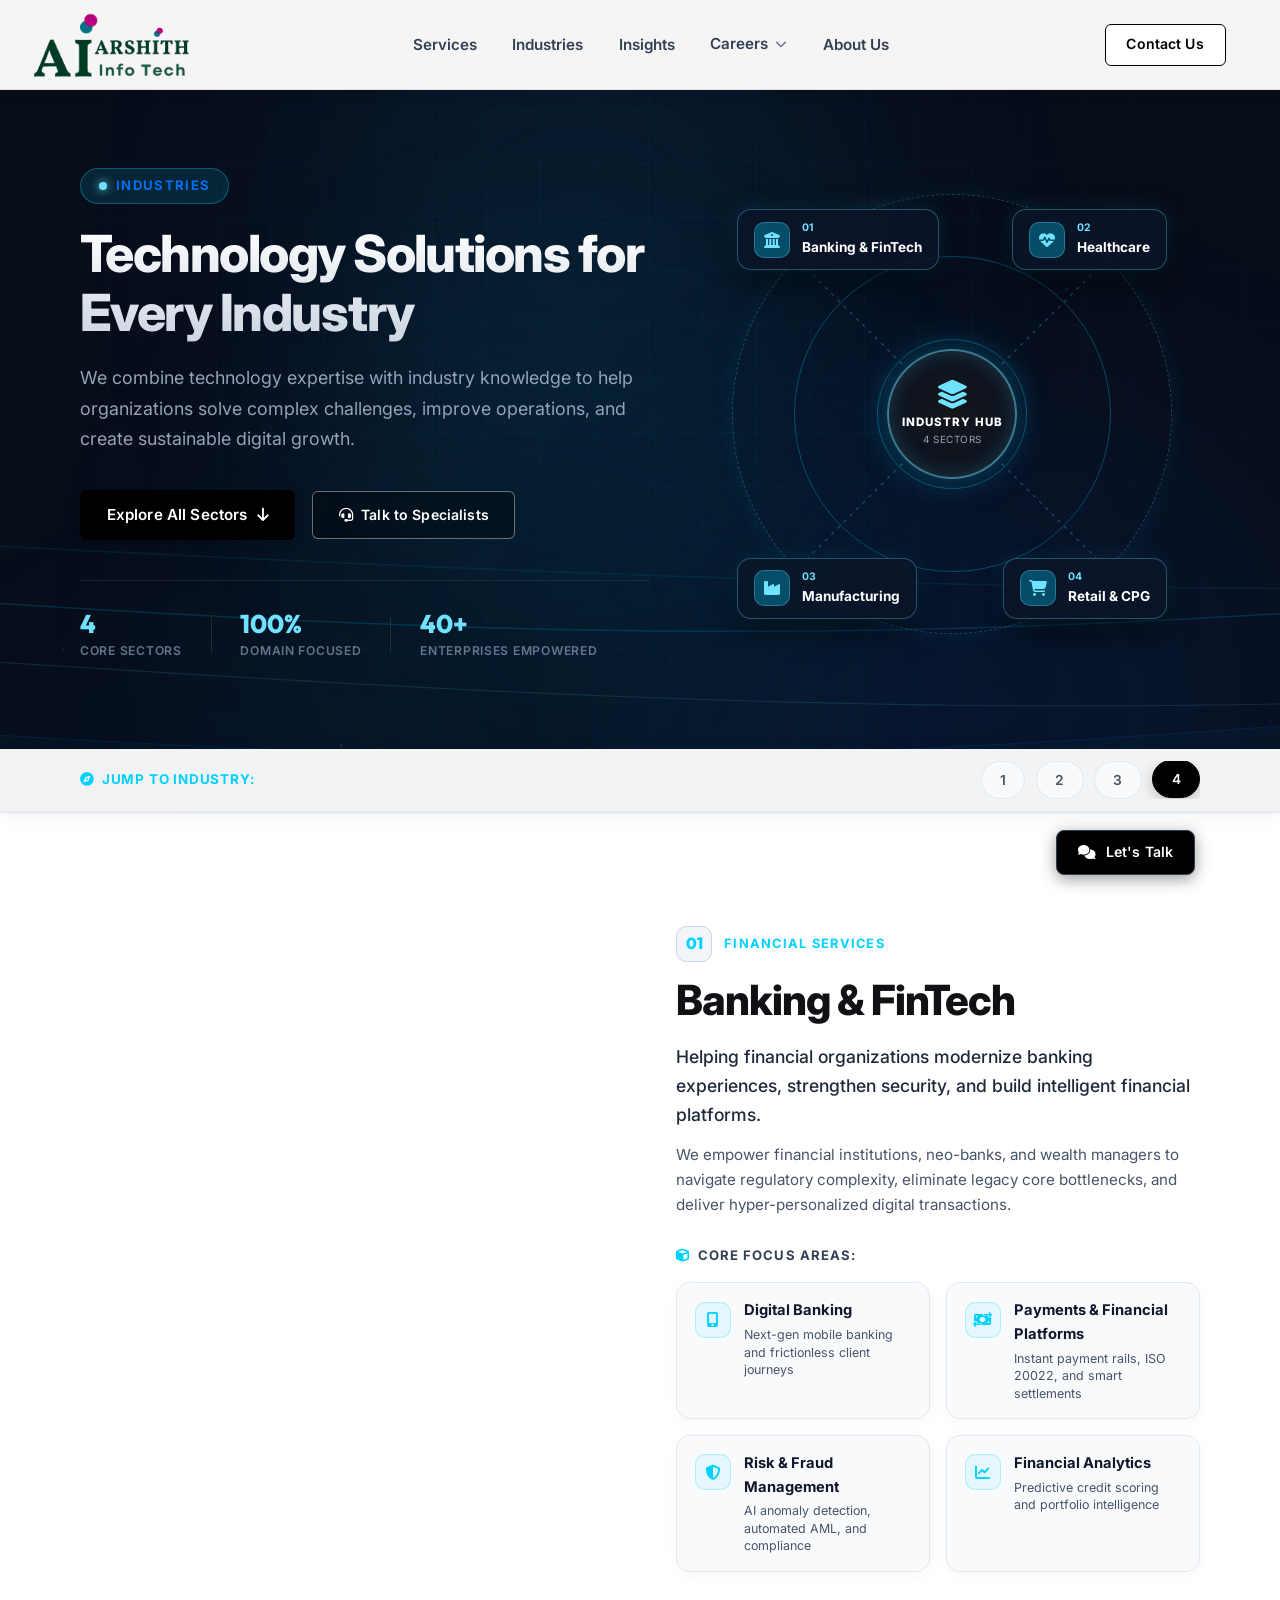
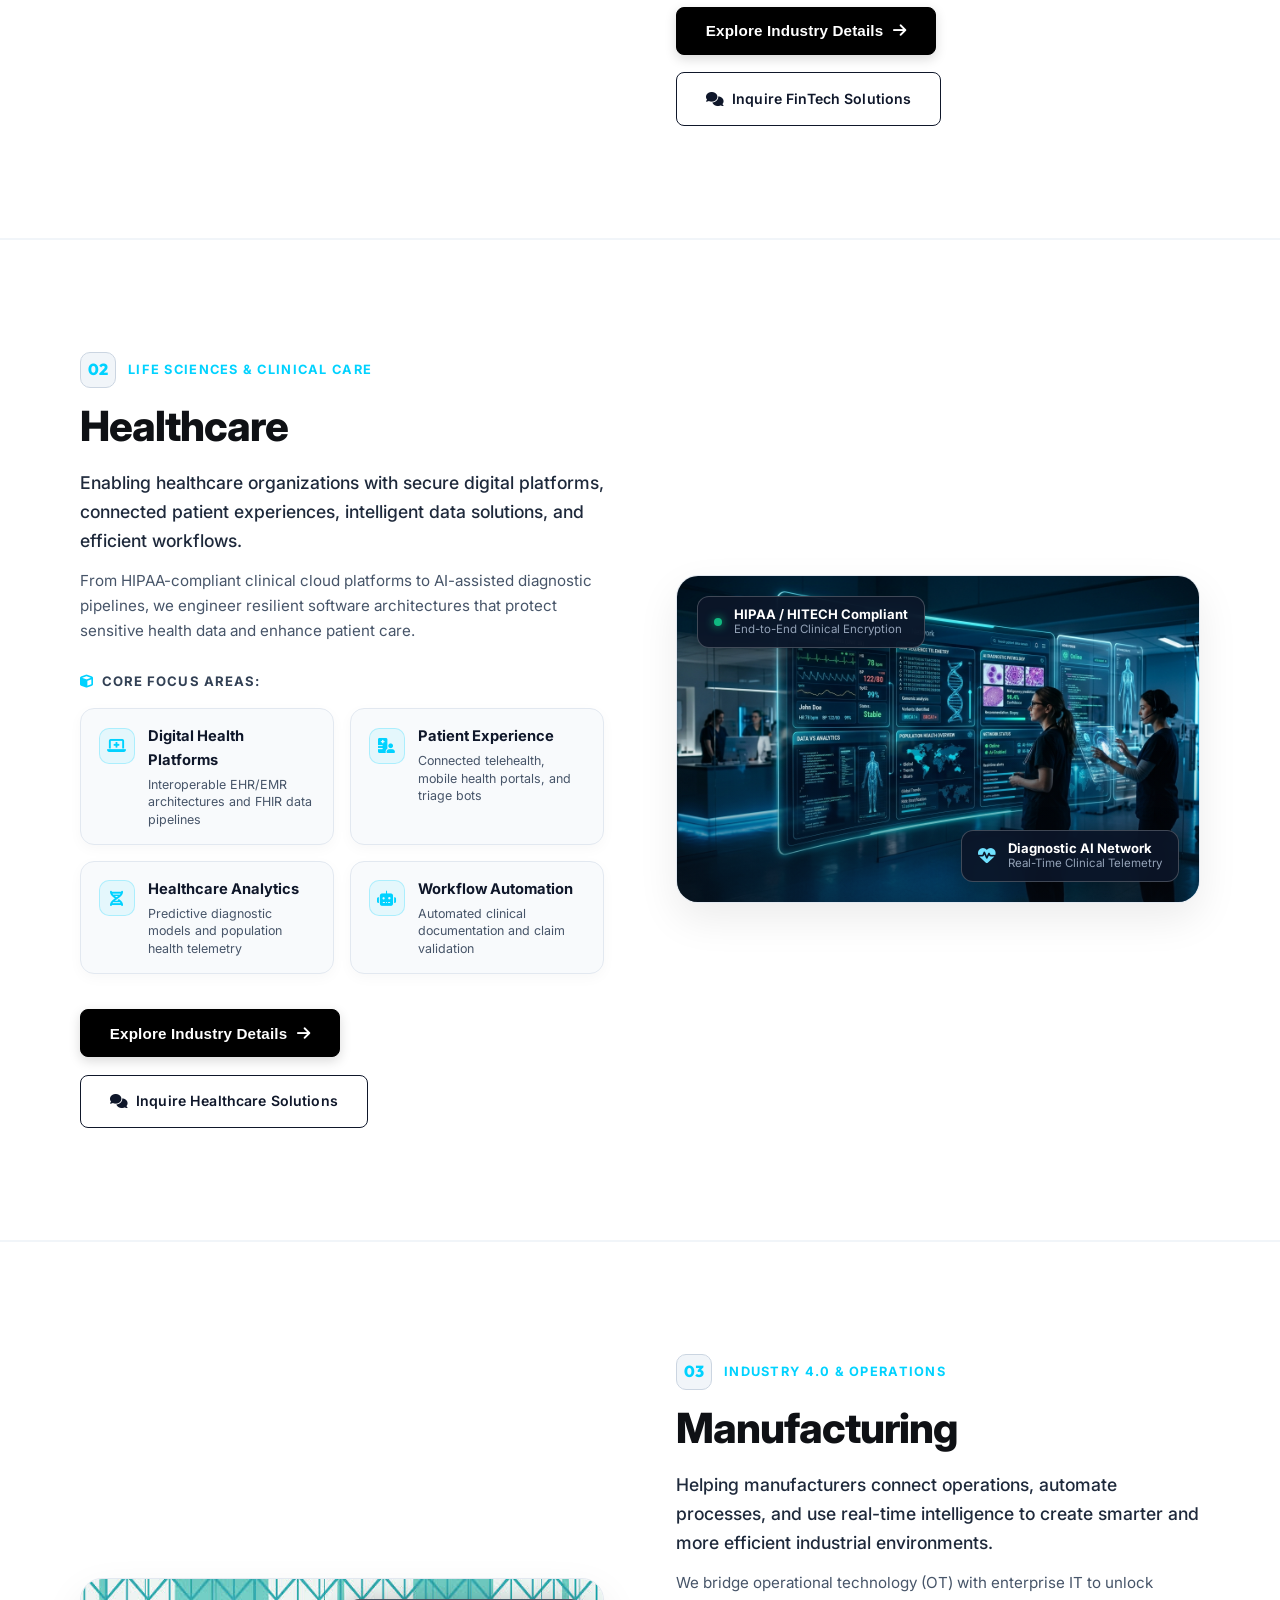
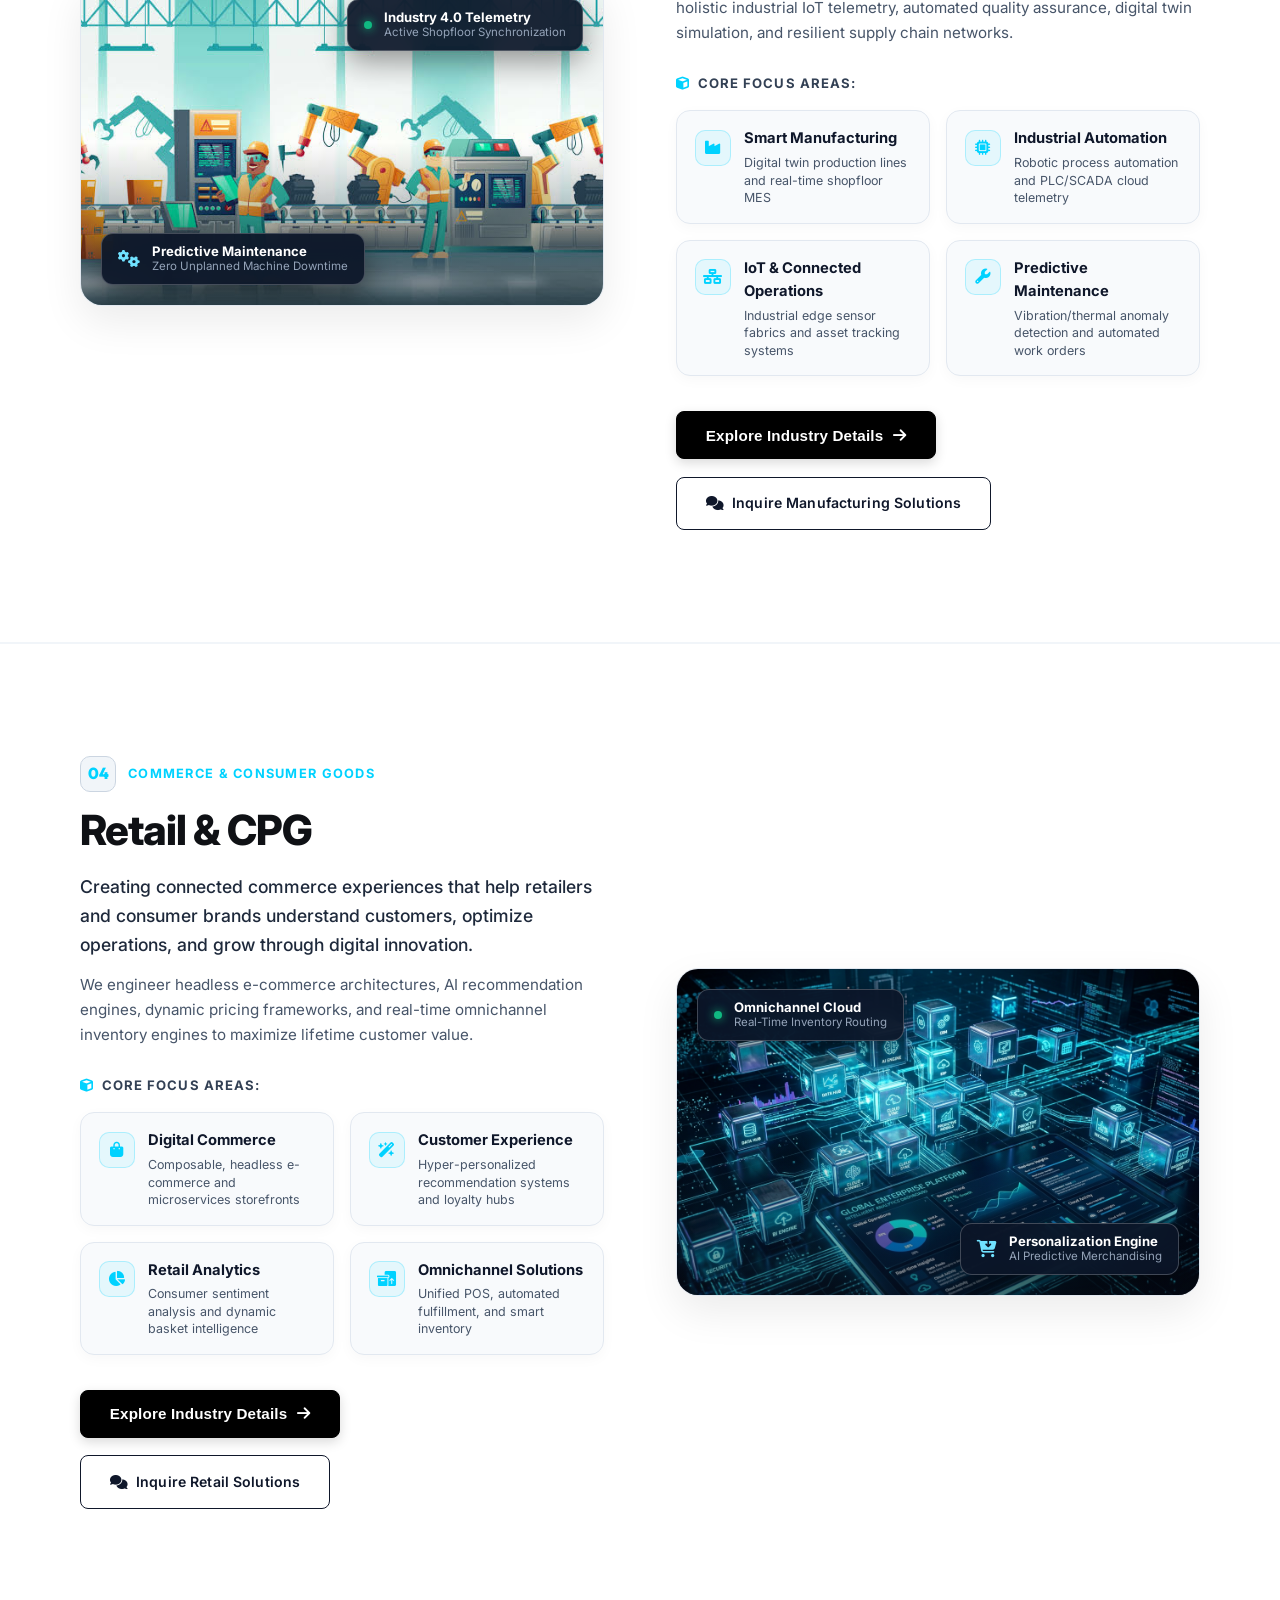
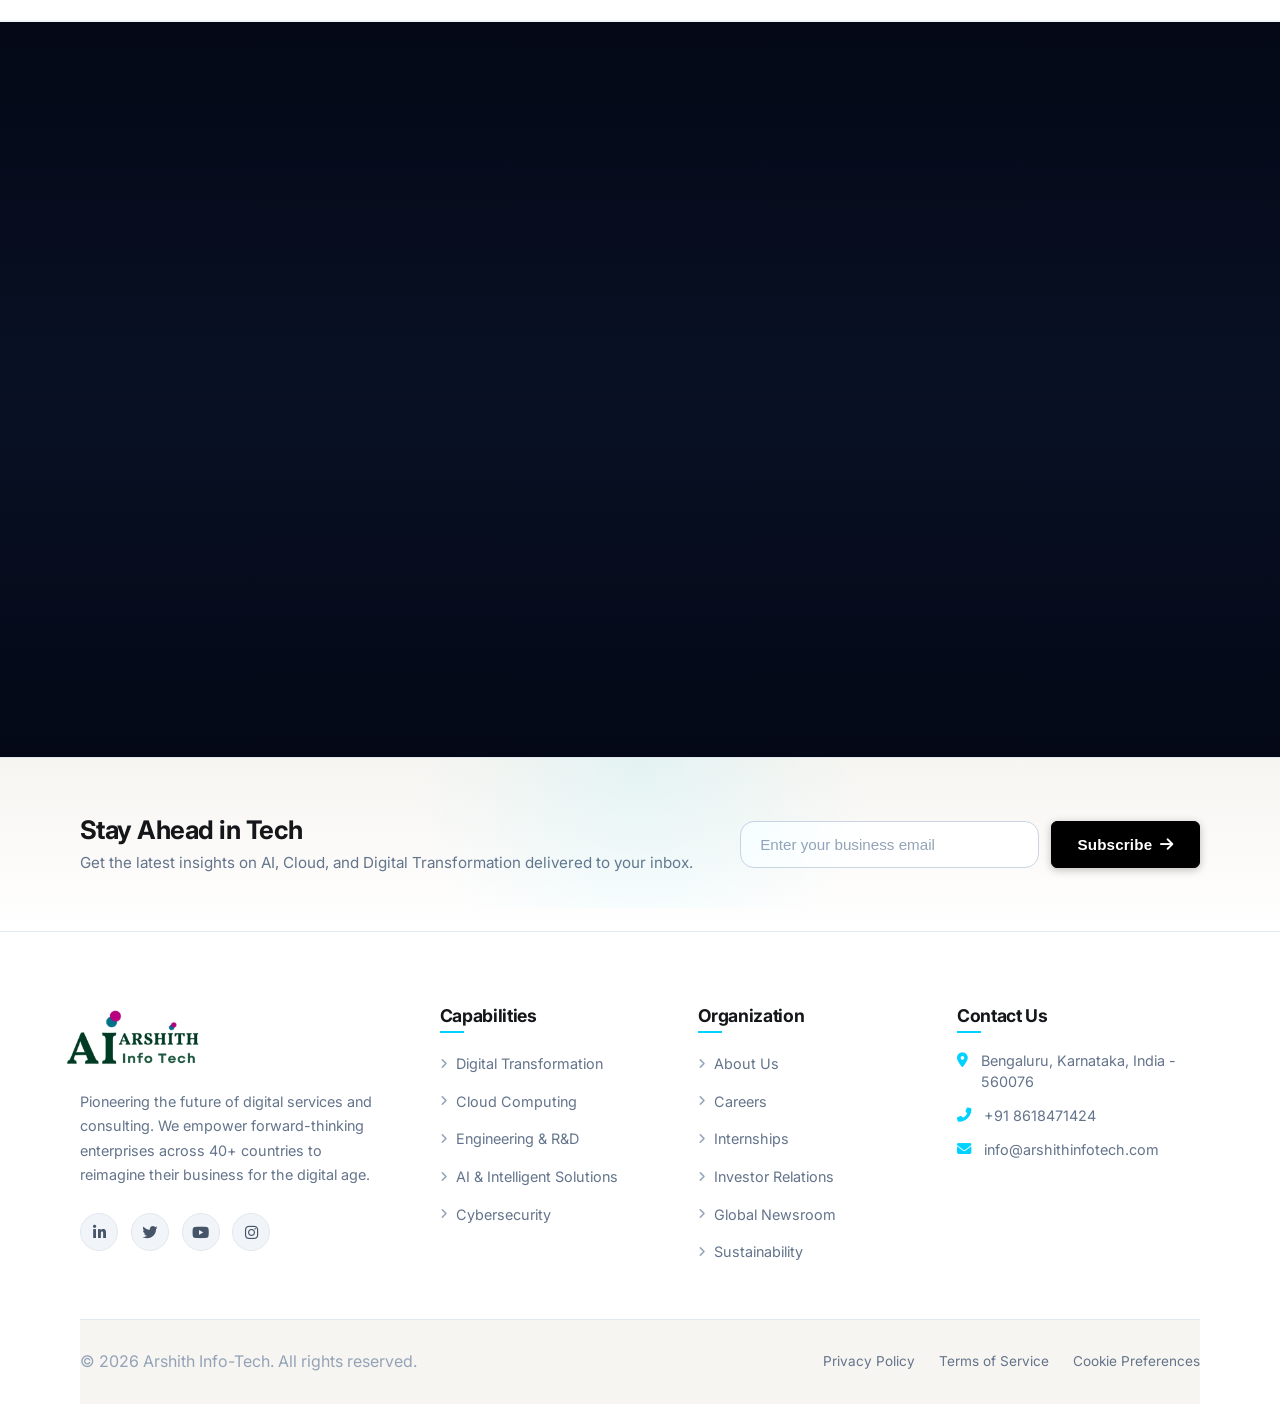
<file: industries.html>
<!DOCTYPE html>
<html lang="en">

<head>
  <meta charset="UTF-8">
  <meta name="viewport" content="width=device-width, initial-scale=1.0">
  <title>Industries | Arshith Info-Tech - Technology Solutions for Every Industry</title>
  <meta name="description"
    content="We combine technology expertise with industry knowledge to help organizations solve complex challenges, improve operations, and create sustainable digital growth across Banking, Healthcare, Manufacturing, and Retail." />

  <!-- Google Fonts -->
  <link rel="preconnect" href="https://fonts.googleapis.com">
  <link rel="preconnect" href="https://fonts.gstatic.com" crossorigin>
  <link href="https://fonts.googleapis.com/css2?family=Inter:wght@400;500;600;700;800;900&family=Outfit:wght@400;500;600;700;800;900&display=swap" rel="stylesheet">
  <!-- FontAwesome -->
  <link rel="stylesheet" href="https://cdnjs.cloudflare.com/ajax/libs/font-awesome/6.4.0/css/all.min.css">
  <!-- Custom CSS -->
  <link rel="stylesheet" href="css/style.css?v=20260917_v8_industries_perfect">
  <link rel="stylesheet" href="footer-premium.css?v=20260917_v8_industries_perfect">
</head>

<body class="theme-page-cyber-blue page-industries">

  <!-- Global Animated Background (Interactive Constellation Canvas + Ambient Aurora Glow) -->
  <div class="global-aurora-bg">
    <div class="aurora-orb aurora-orb-1"></div>
    <div class="aurora-orb aurora-orb-2"></div>
    <div class="aurora-orb aurora-orb-3"></div>
    <div class="aurora-orb aurora-orb-4"></div>
  </div>
  <canvas id="globalParticlesCanvas"></canvas>

  <!-- Navbar (Exact Same Header Component) -->
  <nav class="navbar">
    <div class="container">
      <a href="index.html" class="logo">
        <img src="assets/images/logo-official.png" alt="Arshith Info-Tech" class="logo-img">
      </a>
      <ul class="nav-links">
        <div class="drawer-header">
          <button class="drawer-close" aria-label="Close menu"><i class="fas fa-times"></i></button>
        </div>
        <li><a href="services.html"><i class="fas fa-laptop-code"></i> Services</a></li>
        <li><a href="industries.html" class="active"><i class="fas fa-layer-group"></i> Industries</a></li>
        <li><a href="insights.html"><i class="fas fa-newspaper"></i> Insights</a></li>
        
        <!-- Careers Dropdown Navigation Item -->
        <li class="nav-item-dropdown">
          <a href="javascript:void(0)" class="dropdown-trigger" aria-haspopup="true" aria-expanded="false">
            <i class="fas fa-briefcase"></i> Careers <i class="fas fa-chevron-down nav-dropdown-arrow"></i>
          </a>
          <ul class="nav-dropdown-menu">
            <li>
              <a href="careers.html" class="nav-dropdown-link">
                <span class="dropdown-link-icon"><i class="fas fa-user-tie"></i></span>
                <div class="dropdown-link-text">
                  <strong>Full-Time Careers</strong>
                  <small>Experienced &amp; Early Career Openings</small>
                </div>
              </a>
            </li>
            <li>
              <a href="internships.html" class="nav-dropdown-link">
                <span class="dropdown-link-icon"><i class="fas fa-graduation-cap"></i></span>
                <div class="dropdown-link-text">
                  <strong>Internships 2026</strong>
                  <small>Students &amp; Graduate Programs</small>
                </div>
              </a>
            </li>
          </ul>
        </li>

        <li><a href="about-infotech.html"><i class="fas fa-building"></i> About Us</a></li>
        <li class="drawer-cta-item"><a href="javascript:void(0)" class="btn btn-primary drawer-cta-btn" aria-haspopup="dialog"><i class="fas fa-paper-plane"></i> Contact Us</a></li>
      </ul>
      <a href="javascript:void(0)" class="btn btn-primary nav-cta" aria-haspopup="dialog">Contact Us</a>
      <div class="menu-toggle" aria-label="Open Navigation Menu">
        <i class="fas fa-bars"></i>
      </div>
    </div>
  </nav>

  <!-- Mobile Menu Overlay -->
  <div id="menuOverlay"></div>

  <!-- ===================================================
       1. INDUSTRIES PAGE HERO SECTION (Unique Visual Experience)
       =================================================== -->
  <header class="industries-hero-section">
    <div class="container">
      <div class="industries-hero-grid">
        
        <!-- Hero Text Content -->
        <div class="industries-hero-text reveal-left">
          <div class="industry-hero-badge">
            <span class="pulse-indicator"></span> INDUSTRIES
          </div>
          <h1 class="industries-hero-title">
            Technology Solutions for Every Industry
          </h1>
          <p class="industries-hero-desc">
            We combine technology expertise with industry knowledge to help organizations solve complex challenges, improve operations, and create sustainable digital growth.
          </p>
          
          <div class="industries-hero-actions">
            <a href="#banking-fintech" class="btn btn-primary btn-hero-explore">
              <span>Explore All Sectors</span>
              <i class="fas fa-arrow-down"></i>
            </a>
            <a href="javascript:void(0)" class="btn btn-outline nav-cta" aria-haspopup="dialog">
              <i class="fas fa-headset"></i> Talk to Specialists
            </a>
          </div>

          <!-- Quick Sector Highlights Counter -->
          <div class="industry-stats-strip">
            <div class="stat-pill">
              <span class="stat-val">4</span>
              <span class="stat-lbl">Core Sectors</span>
            </div>
            <div class="stat-divider"></div>
            <div class="stat-pill">
              <span class="stat-val">100%</span>
              <span class="stat-lbl">Domain Focused</span>
            </div>
            <div class="stat-divider"></div>
            <div class="stat-pill">
              <span class="stat-val">40+</span>
              <span class="stat-lbl">Enterprises Empowered</span>
            </div>
          </div>
        </div>

        <!-- Hero Interactive Sector Constellation Hub Visual -->
        <div class="industries-hero-visual reveal-right">
          <div class="industry-matrix-hub">
            <div class="matrix-orbit orbit-outer"></div>
            <div class="matrix-orbit orbit-inner"></div>
            <div class="matrix-center-core">
              <div class="core-ring-pulse"></div>
              <i class="fas fa-layer-group core-icon"></i>
              <span class="core-title">INDUSTRY HUB</span>
              <span class="core-sub">4 SECTORS</span>
            </div>

            <!-- Connected Industry Nodes -->
            <a href="#banking-fintech" class="hub-node node-fintech" title="Banking & FinTech">
              <div class="node-icon-wrap"><i class="fas fa-building-columns"></i></div>
              <div class="node-meta">
                <span class="node-tag">01</span>
                <strong>Banking &amp; FinTech</strong>
              </div>
            </a>

            <a href="#healthcare" class="hub-node node-healthcare" title="Healthcare">
              <div class="node-icon-wrap"><i class="fas fa-heart-pulse"></i></div>
              <div class="node-meta">
                <span class="node-tag">02</span>
                <strong>Healthcare</strong>
              </div>
            </a>

            <a href="#manufacturing" class="hub-node node-manufacturing" title="Manufacturing">
              <div class="node-icon-wrap"><i class="fas fa-industry"></i></div>
              <div class="node-meta">
                <span class="node-tag">03</span>
                <strong>Manufacturing</strong>
              </div>
            </a>

            <a href="#retail-cpg" class="hub-node node-retail" title="Retail & CPG">
              <div class="node-icon-wrap"><i class="fas fa-cart-shopping"></i></div>
              <div class="node-meta">
                <span class="node-tag">04</span>
                <strong>Retail &amp; CPG</strong>
              </div>
            </a>

            <!-- Ambient Connecting Laser Beams -->
            <svg class="hub-conduits-svg" viewBox="0 0 500 500">
              <line x1="250" y1="250" x2="80" y2="80" class="conduit-line line-1"></line>
              <line x1="250" y1="250" x2="420" y2="80" class="conduit-line line-2"></line>
              <line x1="250" y1="250" x2="80" y2="420" class="conduit-line line-3"></line>
              <line x1="250" y1="250" x2="420" y2="420" class="conduit-line line-4"></line>
            </svg>
          </div>
        </div>

      </div>
    </div>
  </header>

  <!-- ===================================================
       2. STICKY INDUSTRY NAVIGATION INDICATOR
       =================================================== -->
  <nav class="industry-quickbar" id="industryQuickbar" aria-label="Industry navigation bar">
    <div class="container quickbar-container">
      <div class="quickbar-label">
        <i class="fas fa-compass"></i> <span>Jump to Industry:</span>
      </div>
      <div class="quickbar-links">
        <a href="#banking-fintech" class="quickbar-link active" data-target="banking-fintech">
          <span class="link-num">01</span> Banking &amp; FinTech
        </a>
        <a href="#healthcare" class="quickbar-link" data-target="healthcare">
          <span class="link-num">02</span> Healthcare
        </a>
        <a href="#manufacturing" class="quickbar-link" data-target="manufacturing">
          <span class="link-num">03</span> Manufacturing
        </a>
        <a href="#retail-cpg" class="quickbar-link" data-target="retail-cpg">
          <span class="link-num">04</span> Retail &amp; CPG
        </a>
      </div>
    </div>
  </nav>

  <!-- ===================================================
       3. INDUSTRY SHOWCASE — ALTERNATING IMMERSIVE SECTIONS
       =================================================== -->
  <main class="industries-showcase-wrapper">

    <!-- ──────────────────────────────────────────────────
         01 — BANKING & FINTECH (Visual Left + Content Right)
         ────────────────────────────────────────────────── -->
    <section id="banking-fintech" class="industry-section-item section-padding">
      <div class="container">
        <div class="industry-row-grid layout-visual-left">
          
          <!-- Large Industry Visual with Live Cyber HUD -->
          <div class="industry-visual-col reveal-left">
            <div class="industry-image-card">
              <div class="industry-img-box">
                <img src="assets/images/fintech-banking.jpg" alt="Banking & FinTech Technology Dashboard" class="industry-img" loading="lazy">
                <div class="image-gradient-overlay"></div>
              </div>
              <!-- Floating Live Telemetry HUD Tag -->
              <div class="industry-floating-hud hud-top-right">
                <div class="hud-indicator-dot"></div>
                <div class="hud-info">
                  <strong>FinTech Engine 4.0</strong>
                  <span>99.999% Transaction Reliability</span>
                </div>
              </div>
              <div class="industry-floating-hud hud-bottom-left">
                <i class="fas fa-shield-check hud-icon"></i>
                <div class="hud-info">
                  <strong>Zero-Trust Banking</strong>
                  <span>Real-Time Fraud Prevention</span>
                </div>
              </div>
            </div>
          </div>

          <!-- Industry Information & Key Areas -->
          <div class="industry-content-col reveal-right">
            <div class="industry-badge-meta">
              <span class="industry-number-tag">01</span>
              <span class="industry-category">FINANCIAL SERVICES</span>
            </div>
            
            <h2 class="industry-title">Banking &amp; FinTech</h2>
            
            <p class="industry-lead-desc">
              Helping financial organizations modernize banking experiences, strengthen security, and build intelligent financial platforms.
            </p>
            
            <p class="industry-sub-desc">
              We empower financial institutions, neo-banks, and wealth managers to navigate regulatory complexity, eliminate legacy core bottlenecks, and deliver hyper-personalized digital transactions.
            </p>

            <div class="industry-key-areas-header">
              <i class="fas fa-cube"></i> <span>Core Focus Areas:</span>
            </div>

            <!-- Key Focus Areas 4-Grid -->
            <div class="key-areas-grid">
              <div class="key-area-item">
                <div class="area-icon"><i class="fas fa-mobile-screen-button"></i></div>
                <div class="area-text">
                  <strong>Digital Banking</strong>
                  <span>Next-gen mobile banking and frictionless client journeys</span>
                </div>
              </div>

              <div class="key-area-item">
                <div class="area-icon"><i class="fas fa-money-bill-transfer"></i></div>
                <div class="area-text">
                  <strong>Payments &amp; Financial Platforms</strong>
                  <span>Instant payment rails, ISO 20022, and smart settlements</span>
                </div>
              </div>

              <div class="key-area-item">
                <div class="area-icon"><i class="fas fa-shield-halved"></i></div>
                <div class="area-text">
                  <strong>Risk &amp; Fraud Management</strong>
                  <span>AI anomaly detection, automated AML, and compliance</span>
                </div>
              </div>

              <div class="key-area-item">
                <div class="area-icon"><i class="fas fa-chart-line"></i></div>
                <div class="area-text">
                  <strong>Financial Analytics</strong>
                  <span>Predictive credit scoring and portfolio intelligence</span>
                </div>
              </div>
            </div>

            <div class="industry-actions">
              <button type="button" class="btn btn-primary btn-explore-industry" data-open-industry-modal="fintech">
                <span>Explore Industry Details</span>
                <i class="fas fa-arrow-right"></i>
              </button>
              <a href="javascript:void(0)" class="btn btn-outline nav-cta" aria-haspopup="dialog">
                <i class="fas fa-comments"></i> Inquire FinTech Solutions
              </a>
            </div>

          </div>

        </div>
      </div>
    </section>

    <!-- ──────────────────────────────────────────────────
         02 — HEALTHCARE (Content Left + Visual Right)
         ────────────────────────────────────────────────── -->
    <section id="healthcare" class="industry-section-item section-padding bg-alt-subtle">
      <div class="container">
        <div class="industry-row-grid layout-visual-right">
          
          <!-- Industry Information & Key Areas -->
          <div class="industry-content-col reveal-left">
            <div class="industry-badge-meta">
              <span class="industry-number-tag">02</span>
              <span class="industry-category">LIFE SCIENCES &amp; CLINICAL CARE</span>
            </div>
            
            <h2 class="industry-title">Healthcare</h2>
            
            <p class="industry-lead-desc">
              Enabling healthcare organizations with secure digital platforms, connected patient experiences, intelligent data solutions, and efficient workflows.
            </p>
            
            <p class="industry-sub-desc">
              From HIPAA-compliant clinical cloud platforms to AI-assisted diagnostic pipelines, we engineer resilient software architectures that protect sensitive health data and enhance patient care.
            </p>

            <div class="industry-key-areas-header">
              <i class="fas fa-cube"></i> <span>Core Focus Areas:</span>
            </div>

            <!-- Key Focus Areas 4-Grid -->
            <div class="key-areas-grid">
              <div class="key-area-item">
                <div class="area-icon"><i class="fas fa-laptop-medical"></i></div>
                <div class="area-text">
                  <strong>Digital Health Platforms</strong>
                  <span>Interoperable EHR/EMR architectures and FHIR data pipelines</span>
                </div>
              </div>

              <div class="key-area-item">
                <div class="area-icon"><i class="fas fa-hospital-user"></i></div>
                <div class="area-text">
                  <strong>Patient Experience</strong>
                  <span>Connected telehealth, mobile health portals, and triage bots</span>
                </div>
              </div>

              <div class="key-area-item">
                <div class="area-icon"><i class="fas fa-dna"></i></div>
                <div class="area-text">
                  <strong>Healthcare Analytics</strong>
                  <span>Predictive diagnostic models and population health telemetry</span>
                </div>
              </div>

              <div class="key-area-item">
                <div class="area-icon"><i class="fas fa-robot"></i></div>
                <div class="area-text">
                  <strong>Workflow Automation</strong>
                  <span>Automated clinical documentation and claim validation</span>
                </div>
              </div>
            </div>

            <div class="industry-actions">
              <button type="button" class="btn btn-primary btn-explore-industry" data-open-industry-modal="healthcare">
                <span>Explore Industry Details</span>
                <i class="fas fa-arrow-right"></i>
              </button>
              <a href="javascript:void(0)" class="btn btn-outline nav-cta" aria-haspopup="dialog">
                <i class="fas fa-comments"></i> Inquire Healthcare Solutions
              </a>
            </div>

          </div>

          <!-- Large Industry Visual with Live Medical HUD -->
          <div class="industry-visual-col reveal-right">
            <div class="industry-image-card">
              <div class="industry-img-box">
                <img src="assets/images/healthcare-tech.jpg" alt="Healthcare Technology and Clinical Intelligence" class="industry-img" loading="lazy">
                <div class="image-gradient-overlay"></div>
              </div>
              <!-- Floating Live Telemetry HUD Tag -->
              <div class="industry-floating-hud hud-top-left">
                <div class="hud-indicator-dot"></div>
                <div class="hud-info">
                  <strong>HIPAA / HITECH Compliant</strong>
                  <span>End-to-End Clinical Encryption</span>
                </div>
              </div>
              <div class="industry-floating-hud hud-bottom-right">
                <i class="fas fa-heartbeat hud-icon"></i>
                <div class="hud-info">
                  <strong>Diagnostic AI Network</strong>
                  <span>Real-Time Clinical Telemetry</span>
                </div>
              </div>
            </div>
          </div>

        </div>
      </div>
    </section>

    <!-- ──────────────────────────────────────────────────
         03 — MANUFACTURING (Visual Left + Content Right)
         ────────────────────────────────────────────────── -->
    <section id="manufacturing" class="industry-section-item section-padding">
      <div class="container">
        <div class="industry-row-grid layout-visual-left">
          
          <!-- Large Industry Visual with Live Smart Factory HUD -->
          <div class="industry-visual-col reveal-left">
            <div class="industry-image-card">
              <div class="industry-img-box">
                <img src="assets/images/smart-manufacturing.png" alt="Smart Manufacturing & Industrial Automation" class="industry-img" loading="lazy">
                <div class="image-gradient-overlay"></div>
              </div>
              <!-- Floating Live Telemetry HUD Tag -->
              <div class="industry-floating-hud hud-top-right">
                <div class="hud-indicator-dot"></div>
                <div class="hud-info">
                  <strong>Industry 4.0 Telemetry</strong>
                  <span>Active Shopfloor Synchronization</span>
                </div>
              </div>
              <div class="industry-floating-hud hud-bottom-left">
                <i class="fas fa-gears hud-icon"></i>
                <div class="hud-info">
                  <strong>Predictive Maintenance</strong>
                  <span>Zero Unplanned Machine Downtime</span>
                </div>
              </div>
            </div>
          </div>

          <!-- Industry Information & Key Areas -->
          <div class="industry-content-col reveal-right">
            <div class="industry-badge-meta">
              <span class="industry-number-tag">03</span>
              <span class="industry-category">INDUSTRY 4.0 &amp; OPERATIONS</span>
            </div>
            
            <h2 class="industry-title">Manufacturing</h2>
            
            <p class="industry-lead-desc">
              Helping manufacturers connect operations, automate processes, and use real-time intelligence to create smarter and more efficient industrial environments.
            </p>
            
            <p class="industry-sub-desc">
              We bridge operational technology (OT) with enterprise IT to unlock holistic industrial IoT telemetry, automated quality assurance, digital twin simulation, and resilient supply chain networks.
            </p>

            <div class="industry-key-areas-header">
              <i class="fas fa-cube"></i> <span>Core Focus Areas:</span>
            </div>

            <!-- Key Focus Areas 4-Grid -->
            <div class="key-areas-grid">
              <div class="key-area-item">
                <div class="area-icon"><i class="fas fa-industry"></i></div>
                <div class="area-text">
                  <strong>Smart Manufacturing</strong>
                  <span>Digital twin production lines and real-time shopfloor MES</span>
                </div>
              </div>

              <div class="key-area-item">
                <div class="area-icon"><i class="fas fa-microchip"></i></div>
                <div class="area-text">
                  <strong>Industrial Automation</strong>
                  <span>Robotic process automation and PLC/SCADA cloud telemetry</span>
                </div>
              </div>

              <div class="key-area-item">
                <div class="area-icon"><i class="fas fa-network-wired"></i></div>
                <div class="area-text">
                  <strong>IoT &amp; Connected Operations</strong>
                  <span>Industrial edge sensor fabrics and asset tracking systems</span>
                </div>
              </div>

              <div class="key-area-item">
                <div class="area-icon"><i class="fas fa-wrench"></i></div>
                <div class="area-text">
                  <strong>Predictive Maintenance</strong>
                  <span>Vibration/thermal anomaly detection and automated work orders</span>
                </div>
              </div>
            </div>

            <div class="industry-actions">
              <button type="button" class="btn btn-primary btn-explore-industry" data-open-industry-modal="manufacturing">
                <span>Explore Industry Details</span>
                <i class="fas fa-arrow-right"></i>
              </button>
              <a href="javascript:void(0)" class="btn btn-outline nav-cta" aria-haspopup="dialog">
                <i class="fas fa-comments"></i> Inquire Manufacturing Solutions
              </a>
            </div>

          </div>

        </div>
      </div>
    </section>

    <!-- ──────────────────────────────────────────────────
         04 — RETAIL & CPG (Content Left + Visual Right)
         ────────────────────────────────────────────────── -->
    <section id="retail-cpg" class="industry-section-item section-padding bg-alt-subtle">
      <div class="container">
        <div class="industry-row-grid layout-visual-right">
          
          <!-- Industry Information & Key Areas -->
          <div class="industry-content-col reveal-left">
            <div class="industry-badge-meta">
              <span class="industry-number-tag">04</span>
              <span class="industry-category">COMMERCE &amp; CONSUMER GOODS</span>
            </div>
            
            <h2 class="industry-title">Retail &amp; CPG</h2>
            
            <p class="industry-lead-desc">
              Creating connected commerce experiences that help retailers and consumer brands understand customers, optimize operations, and grow through digital innovation.
            </p>
            
            <p class="industry-sub-desc">
              We engineer headless e-commerce architectures, AI recommendation engines, dynamic pricing frameworks, and real-time omnichannel inventory engines to maximize lifetime customer value.
            </p>

            <div class="industry-key-areas-header">
              <i class="fas fa-cube"></i> <span>Core Focus Areas:</span>
            </div>

            <!-- Key Focus Areas 4-Grid -->
            <div class="key-areas-grid">
              <div class="key-area-item">
                <div class="area-icon"><i class="fas fa-bag-shopping"></i></div>
                <div class="area-text">
                  <strong>Digital Commerce</strong>
                  <span>Composable, headless e-commerce and microservices storefronts</span>
                </div>
              </div>

              <div class="key-area-item">
                <div class="area-icon"><i class="fas fa-wand-magic-sparkles"></i></div>
                <div class="area-text">
                  <strong>Customer Experience</strong>
                  <span>Hyper-personalized recommendation systems and loyalty hubs</span>
                </div>
              </div>

              <div class="key-area-item">
                <div class="area-icon"><i class="fas fa-chart-pie"></i></div>
                <div class="area-text">
                  <strong>Retail Analytics</strong>
                  <span>Consumer sentiment analysis and dynamic basket intelligence</span>
                </div>
              </div>

              <div class="key-area-item">
                <div class="area-icon"><i class="fas fa-boxes-packing"></i></div>
                <div class="area-text">
                  <strong>Omnichannel Solutions</strong>
                  <span>Unified POS, automated fulfillment, and smart inventory</span>
                </div>
              </div>
            </div>

            <div class="industry-actions">
              <button type="button" class="btn btn-primary btn-explore-industry" data-open-industry-modal="retail">
                <span>Explore Industry Details</span>
                <i class="fas fa-arrow-right"></i>
              </button>
              <a href="javascript:void(0)" class="btn btn-outline nav-cta" aria-haspopup="dialog">
                <i class="fas fa-comments"></i> Inquire Retail Solutions
              </a>
            </div>

          </div>

          <!-- Large Industry Visual with Live Retail HUD -->
          <div class="industry-visual-col reveal-right">
            <div class="industry-image-card">
              <div class="industry-img-box">
                <img src="assets/images/retail-commerce.jpg" alt="Retail and Digital Commerce Innovation" class="industry-img" loading="lazy">
                <div class="image-gradient-overlay"></div>
              </div>
              <!-- Floating Live Telemetry HUD Tag -->
              <div class="industry-floating-hud hud-top-left">
                <div class="hud-indicator-dot"></div>
                <div class="hud-info">
                  <strong>Omnichannel Cloud</strong>
                  <span>Real-Time Inventory Routing</span>
                </div>
              </div>
              <div class="industry-floating-hud hud-bottom-right">
                <i class="fas fa-cart-arrow-down hud-icon"></i>
                <div class="hud-info">
                  <strong>Personalization Engine</strong>
                  <span>AI Predictive Merchandising</span>
                </div>
              </div>
            </div>
          </div>

        </div>
      </div>
    </section>

  </main>

  <!-- ===================================================
       4. FINAL CALL TO ACTION (Distinct from Services)
       =================================================== -->
  <section class="industry-final-cta-section section-padding">
    <div class="container">
      <div class="industry-cta-card reveal-scale">
        <div class="cta-cyber-grid"></div>
        <div class="cta-ambient-glow"></div>
        
        <div class="industry-cta-content">
          <div class="industry-cta-badge">
            <i class="fas fa-rocket"></i> ACCELERATE YOUR DOMAIN
          </div>
          <h2 class="industry-cta-heading">Let's Build for Your Industry</h2>
          <p class="industry-cta-description">
            Tell us about your business challenge and discover how technology can create measurable value for your organization.
          </p>
          <div class="industry-cta-buttons">
            <button type="button" class="btn btn-primary btn-cta-large nav-cta" aria-haspopup="dialog">
              <span>Talk to Our Experts</span>
              <i class="fas fa-arrow-right"></i>
            </button>
            <a href="services.html" class="btn btn-outline">
              <i class="fas fa-laptop-code"></i> Explore Our Services
            </a>
          </div>
        </div>

        <div class="industry-cta-features">
          <div class="cta-feature-item">
            <i class="fas fa-circle-check"></i>
            <span>Domain-Specific Architectures</span>
          </div>
          <div class="cta-feature-item">
            <i class="fas fa-circle-check"></i>
            <span>Enterprise SLA &amp; Zero-Trust</span>
          </div>
          <div class="cta-feature-item">
            <i class="fas fa-circle-check"></i>
            <span>Measurable Operational ROI</span>
          </div>
        </div>
      </div>
    </div>
  </section>

  <!-- ===================================================
       5. 4 INDIVIDUAL INDUSTRY DETAIL POPUP MODALS
       =================================================== -->

  <!-- Modal 1: Banking & FinTech ONLY -->
  <div id="modal-industry-fintech" class="industry-detail-modal" role="dialog" aria-modal="true" aria-labelledby="modalTitle-fintech">
    <div class="modal-box industry-modal-box">
      <button class="modal-close industry-modal-close" aria-label="Close modal"><i class="fas fa-times"></i></button>
      
      <div class="industry-modal-header">
        <div class="ind-modal-icon-badge"><i class="fas fa-building-columns"></i></div>
        <div class="ind-modal-title-wrap">
          <span class="ind-modal-tag">Industry 01 • Financial Services</span>
          <h2 id="modalTitle-fintech" class="industry-modal-title">Banking &amp; FinTech</h2>
        </div>
      </div>

      <div class="industry-modal-body">
        <div class="industry-modal-banner">
          <img src="assets/images/fintech-banking.jpg" alt="Banking & FinTech Visual" class="modal-banner-img">
        </div>

        <div class="industry-modal-overview">
          <h4>Overview</h4>
          <p>We help financial institutions modernize their technology landscape with secure, scalable, and intelligent solutions that improve digital banking, financial operations, and customer experiences.</p>
        </div>

        <div class="industry-modal-solutions">
          <h4 class="solutions-heading"><i class="fas fa-sparkles"></i> Key Solutions:</h4>
          <ul class="industry-solutions-list">
            <li><i class="fas fa-circle-check"></i> <strong>Digital banking platforms:</strong> Omnichannel mobile and web banking infrastructures with sub-second responsiveness.</li>
            <li><i class="fas fa-circle-check"></i> <strong>Payment solutions:</strong> High-throughput real-time payment gateways, ISO 20022 rails, and distributed ledger settlements.</li>
            <li><i class="fas fa-circle-check"></i> <strong>Fraud and risk analytics:</strong> Machine learning behavioral analytics for instant anomaly detection and automated compliance.</li>
            <li><i class="fas fa-circle-check"></i> <strong>Financial data solutions:</strong> Centralized real-time ledger intelligence, data mesh architecture, and regulatory reporting.</li>
            <li><i class="fas fa-circle-check"></i> <strong>Customer experience platforms:</strong> AI financial assistants, tailored wealth advisory tools, and automated onboarding.</li>
          </ul>
        </div>
      </div>

      <div class="industry-modal-footer">
        <button type="button" class="btn btn-outline industry-modal-close">
          <i class="fas fa-arrow-left"></i> Back to Industries
        </button>
        <button type="button" class="btn btn-primary nav-cta" aria-haspopup="dialog">
          <span>Talk to Our Experts</span>
          <i class="fas fa-arrow-right"></i>
        </button>
      </div>
    </div>
  </div>

  <!-- Modal 2: Healthcare ONLY -->
  <div id="modal-industry-healthcare" class="industry-detail-modal" role="dialog" aria-modal="true" aria-labelledby="modalTitle-healthcare">
    <div class="modal-box industry-modal-box">
      <button class="modal-close industry-modal-close" aria-label="Close modal"><i class="fas fa-times"></i></button>
      
      <div class="industry-modal-header">
        <div class="ind-modal-icon-badge"><i class="fas fa-heart-pulse"></i></div>
        <div class="ind-modal-title-wrap">
          <span class="ind-modal-tag">Industry 02 • Life Sciences &amp; Healthcare</span>
          <h2 id="modalTitle-healthcare" class="industry-modal-title">Healthcare</h2>
        </div>
      </div>

      <div class="industry-modal-body">
        <div class="industry-modal-banner">
          <img src="assets/images/healthcare-tech.jpg" alt="Healthcare Technology Visual" class="modal-banner-img">
        </div>

        <div class="industry-modal-overview">
          <h4>Overview</h4>
          <p>We deliver secure, HIPAA-compliant digital health ecosystems, telehealth architectures, and predictive analytics that modernize clinical workflows and elevate patient outcomes.</p>
        </div>

        <div class="industry-modal-solutions">
          <h4 class="solutions-heading"><i class="fas fa-sparkles"></i> Key Solutions:</h4>
          <ul class="industry-solutions-list">
            <li><i class="fas fa-circle-check"></i> <strong>Digital health platforms:</strong> Scalable cloud clinical management platforms with seamless EHR/EMR interoperability.</li>
            <li><i class="fas fa-circle-check"></i> <strong>Patient experience:</strong> Unified telehealth consults, self-service portals, and remote physiological monitoring.</li>
            <li><i class="fas fa-circle-check"></i> <strong>Healthcare analytics:</strong> AI-powered clinical decision support systems and epidemiological trend forecasting.</li>
            <li><i class="fas fa-circle-check"></i> <strong>Workflow automation:</strong> Intelligent medical billing, claim adjudication automation, and digital prescription routing.</li>
            <li><i class="fas fa-circle-check"></i> <strong>Data protection &amp; compliance:</strong> End-to-end encryption complying with HIPAA, HITECH, and global health data standards.</li>
          </ul>
        </div>
      </div>

      <div class="industry-modal-footer">
        <button type="button" class="btn btn-outline industry-modal-close">
          <i class="fas fa-arrow-left"></i> Back to Industries
        </button>
        <button type="button" class="btn btn-primary nav-cta" aria-haspopup="dialog">
          <span>Talk to Our Experts</span>
          <i class="fas fa-arrow-right"></i>
        </button>
      </div>
    </div>
  </div>

  <!-- Modal 3: Manufacturing ONLY -->
  <div id="modal-industry-manufacturing" class="industry-detail-modal" role="dialog" aria-modal="true" aria-labelledby="modalTitle-manufacturing">
    <div class="modal-box industry-modal-box">
      <button class="modal-close industry-modal-close" aria-label="Close modal"><i class="fas fa-times"></i></button>
      
      <div class="industry-modal-header">
        <div class="ind-modal-icon-badge"><i class="fas fa-industry"></i></div>
        <div class="ind-modal-title-wrap">
          <span class="ind-modal-tag">Industry 03 • Smart Factories &amp; IIoT</span>
          <h2 id="modalTitle-manufacturing" class="industry-modal-title">Manufacturing</h2>
        </div>
      </div>

      <div class="industry-modal-body">
        <div class="industry-modal-banner">
          <img src="assets/images/smart-manufacturing.png" alt="Smart Manufacturing Visual" class="modal-banner-img">
        </div>

        <div class="industry-modal-overview">
          <h4>Overview</h4>
          <p>We empower industrial enterprises with smart factory transformation, real-time IoT observability, predictive asset maintenance, and autonomous supply chains.</p>
        </div>

        <div class="industry-modal-solutions">
          <h4 class="solutions-heading"><i class="fas fa-sparkles"></i> Key Solutions:</h4>
          <ul class="industry-solutions-list">
            <li><i class="fas fa-circle-check"></i> <strong>Smart manufacturing:</strong> Shopfloor telemetry, automated Manufacturing Execution Systems (MES), and digital twins.</li>
            <li><i class="fas fa-circle-check"></i> <strong>Industrial automation:</strong> Edge robotic process control, automated assembly lines, and PLC integration.</li>
            <li><i class="fas fa-circle-check"></i> <strong>IoT &amp; connected operations:</strong> High-density sensor fabrics, equipment health tracking, and edge analytics.</li>
            <li><i class="fas fa-circle-check"></i> <strong>Predictive maintenance:</strong> Machine-learning anomaly detection algorithms that eliminate unplanned plant downtime.</li>
            <li><i class="fas fa-circle-check"></i> <strong>Supply chain visibility:</strong> End-to-end logistics tracking, automated inventory buffering, and raw material demand forecasting.</li>
          </ul>
        </div>
      </div>

      <div class="industry-modal-footer">
        <button type="button" class="btn btn-outline industry-modal-close">
          <i class="fas fa-arrow-left"></i> Back to Industries
        </button>
        <button type="button" class="btn btn-primary nav-cta" aria-haspopup="dialog">
          <span>Talk to Our Experts</span>
          <i class="fas fa-arrow-right"></i>
        </button>
      </div>
    </div>
  </div>

  <!-- Modal 4: Retail & CPG ONLY -->
  <div id="modal-industry-retail" class="industry-detail-modal" role="dialog" aria-modal="true" aria-labelledby="modalTitle-retail">
    <div class="modal-box industry-modal-box">
      <button class="modal-close industry-modal-close" aria-label="Close modal"><i class="fas fa-times"></i></button>
      
      <div class="industry-modal-header">
        <div class="ind-modal-icon-badge"><i class="fas fa-cart-shopping"></i></div>
        <div class="ind-modal-title-wrap">
          <span class="ind-modal-tag">Industry 04 • Modern Commerce</span>
          <h2 id="modalTitle-retail" class="industry-modal-title">Retail &amp; CPG</h2>
        </div>
      </div>

      <div class="industry-modal-body">
        <div class="industry-modal-banner">
          <img src="assets/images/retail-commerce.jpg" alt="Retail & CPG Commerce Visual" class="modal-banner-img">
        </div>

        <div class="industry-modal-overview">
          <h4>Overview</h4>
          <p>We accelerate retail transformation through hyper-personalized omnichannel commerce, AI-driven inventory forecasting, and frictionless customer journey orchestrations.</p>
        </div>

        <div class="industry-modal-solutions">
          <h4 class="solutions-heading"><i class="fas fa-sparkles"></i> Key Solutions:</h4>
          <ul class="industry-solutions-list">
            <li><i class="fas fa-circle-check"></i> <strong>Digital commerce:</strong> Composable, API-first headless commerce storefronts engineered for high peak traffic.</li>
            <li><i class="fas fa-circle-check"></i> <strong>Customer experience:</strong> Context-aware AI recommendation engines, dynamic search, and loyalty personalization.</li>
            <li><i class="fas fa-circle-check"></i> <strong>Retail analytics:</strong> Real-time consumer behavior analytics, basket affinity analysis, and dynamic pricing engines.</li>
            <li><i class="fas fa-circle-check"></i> <strong>Omnichannel solutions:</strong> Unified point-of-sale (POS), smart order routing, and automated micro-fulfillment.</li>
            <li><i class="fas fa-circle-check"></i> <strong>Inventory optimization:</strong> Predictive demand forecasting that minimizes stockouts and reduces holding costs.</li>
          </ul>
        </div>
      </div>

      <div class="industry-modal-footer">
        <button type="button" class="btn btn-outline industry-modal-close">
          <i class="fas fa-arrow-left"></i> Back to Industries
        </button>
        <button type="button" class="btn btn-primary nav-cta" aria-haspopup="dialog">
          <span>Talk to Our Experts</span>
          <i class="fas fa-arrow-right"></i>
        </button>
      </div>
    </div>
  </div>

  <!-- ===================================================
       6. GLOBAL PREMIUM FOOTER (Exact Same As Other Pages)
       =================================================== -->
  <footer class="footer">
    <div class="footer-newsletter">
      <div class="container">
        <div class="newsletter-content">
          <div class="newsletter-text">
            <h3>Stay Ahead in Tech</h3>
            <p>Get the latest insights on AI, Cloud, and Digital Transformation delivered to your inbox.</p>
          </div>
          <form class="newsletter-form">
            <input type="email" placeholder="Enter your business email" required>
            <button type="submit" class="btn btn-primary">Subscribe <i class="fas fa-arrow-right"></i></button>
          </form>
        </div>
      </div>
    </div>

    <div class="container">
      <div class="footer-grid">
        <div class="footer-brand">
          <a href="index.html" class="logo footer-logo">
            <img src="assets/images/logo-official.png" alt="Arshith Info-Tech" class="logo-img">
          </a>
          <p class="footer-about">Pioneering the future of digital services and consulting. We empower forward-thinking enterprises across 40+ countries to reimagine their business for the digital age.</p>
          <div class="social-links">
            <a href="#" aria-label="LinkedIn" class="social-icon"><i class="fab fa-linkedin-in"></i></a>
            <a href="#" aria-label="Twitter" class="social-icon"><i class="fab fa-twitter"></i></a>
            <a href="#" aria-label="YouTube" class="social-icon"><i class="fab fa-youtube"></i></a>
            <a href="#" aria-label="Instagram" class="social-icon"><i class="fab fa-instagram"></i></a>
          </div>
        </div>
        <div class="footer-links">
          <h4>Capabilities</h4>
          <ul>
            <li><a href="services.html#digital-transformation"><i class="fas fa-angle-right"></i> Digital Transformation</a></li>
            <li><a href="services.html#cloud-computing"><i class="fas fa-angle-right"></i> Cloud Computing</a></li>
            <li><a href="services.html#engineering-rd"><i class="fas fa-angle-right"></i> Engineering &amp; R&amp;D</a></li>
            <li><a href="services.html#ai-solutions"><i class="fas fa-angle-right"></i> AI &amp; Intelligent Solutions</a></li>
            <li><a href="services.html#cybersecurity"><i class="fas fa-angle-right"></i> Cybersecurity</a></li>
          </ul>
        </div>
        <div class="footer-links">
          <h4>Organization</h4>
          <ul>
            <li><a href="about-infotech.html"><i class="fas fa-angle-right"></i> About Us</a></li>
            <li><a href="careers.html"><i class="fas fa-angle-right"></i> Careers</a></li>
            <li><a href="internships.html"><i class="fas fa-angle-right"></i> Internships</a></li>
            <li><a href="#footer"><i class="fas fa-angle-right"></i> Investor Relations</a></li>
            <li><a href="#footer"><i class="fas fa-angle-right"></i> Global Newsroom</a></li>
            <li><a href="#footer"><i class="fas fa-angle-right"></i> Sustainability</a></li>
          </ul>
        </div>
        <div class="footer-links">
          <h4>Contact Us</h4>
          <ul class="footer-contact-minimal">
            <li><i class="fas fa-map-marker-alt"></i> Bengaluru, Karnataka, India - 560076</li>
            <li><i class="fas fa-phone-alt"></i> +91 8618471424</li>
            <li><i class="fas fa-envelope"></i> info@arshithinfotech.com</li>
          </ul>
        </div>
      </div>
      <div class="footer-bottom">
        <div class="footer-bottom-flex">
          <p>&copy; 2026 Arshith Info-Tech. All rights reserved.</p>
          <div class="legal-links">
            <a href="#">Privacy Policy</a>
            <a href="#">Terms of Service</a>
            <a href="#">Cookie Preferences</a>
          </div>
        </div>
      </div>
    </div>
  </footer>

  <!-- Floating CTA Button -->
  <div class="floating-cta" id="floatingCta">
    <a href="javascript:void(0)" class="floating-cta-btn nav-cta" id="floatingCtaBtn" aria-haspopup="dialog">
      <i class="fas fa-comments"></i>
      <span>Let's Talk</span>
    </a>
  </div>

  <!-- Back to Top -->
  <button id="backToTop" aria-label="Back to top"><i class="fas fa-chevron-up"></i></button>

  <!-- Custom JavaScript -->
  <script src="js/main.js"></script>
</body>

</html>

<!-- Last Updated: 2026-09-04T07:32:27.501Z -->
</file>
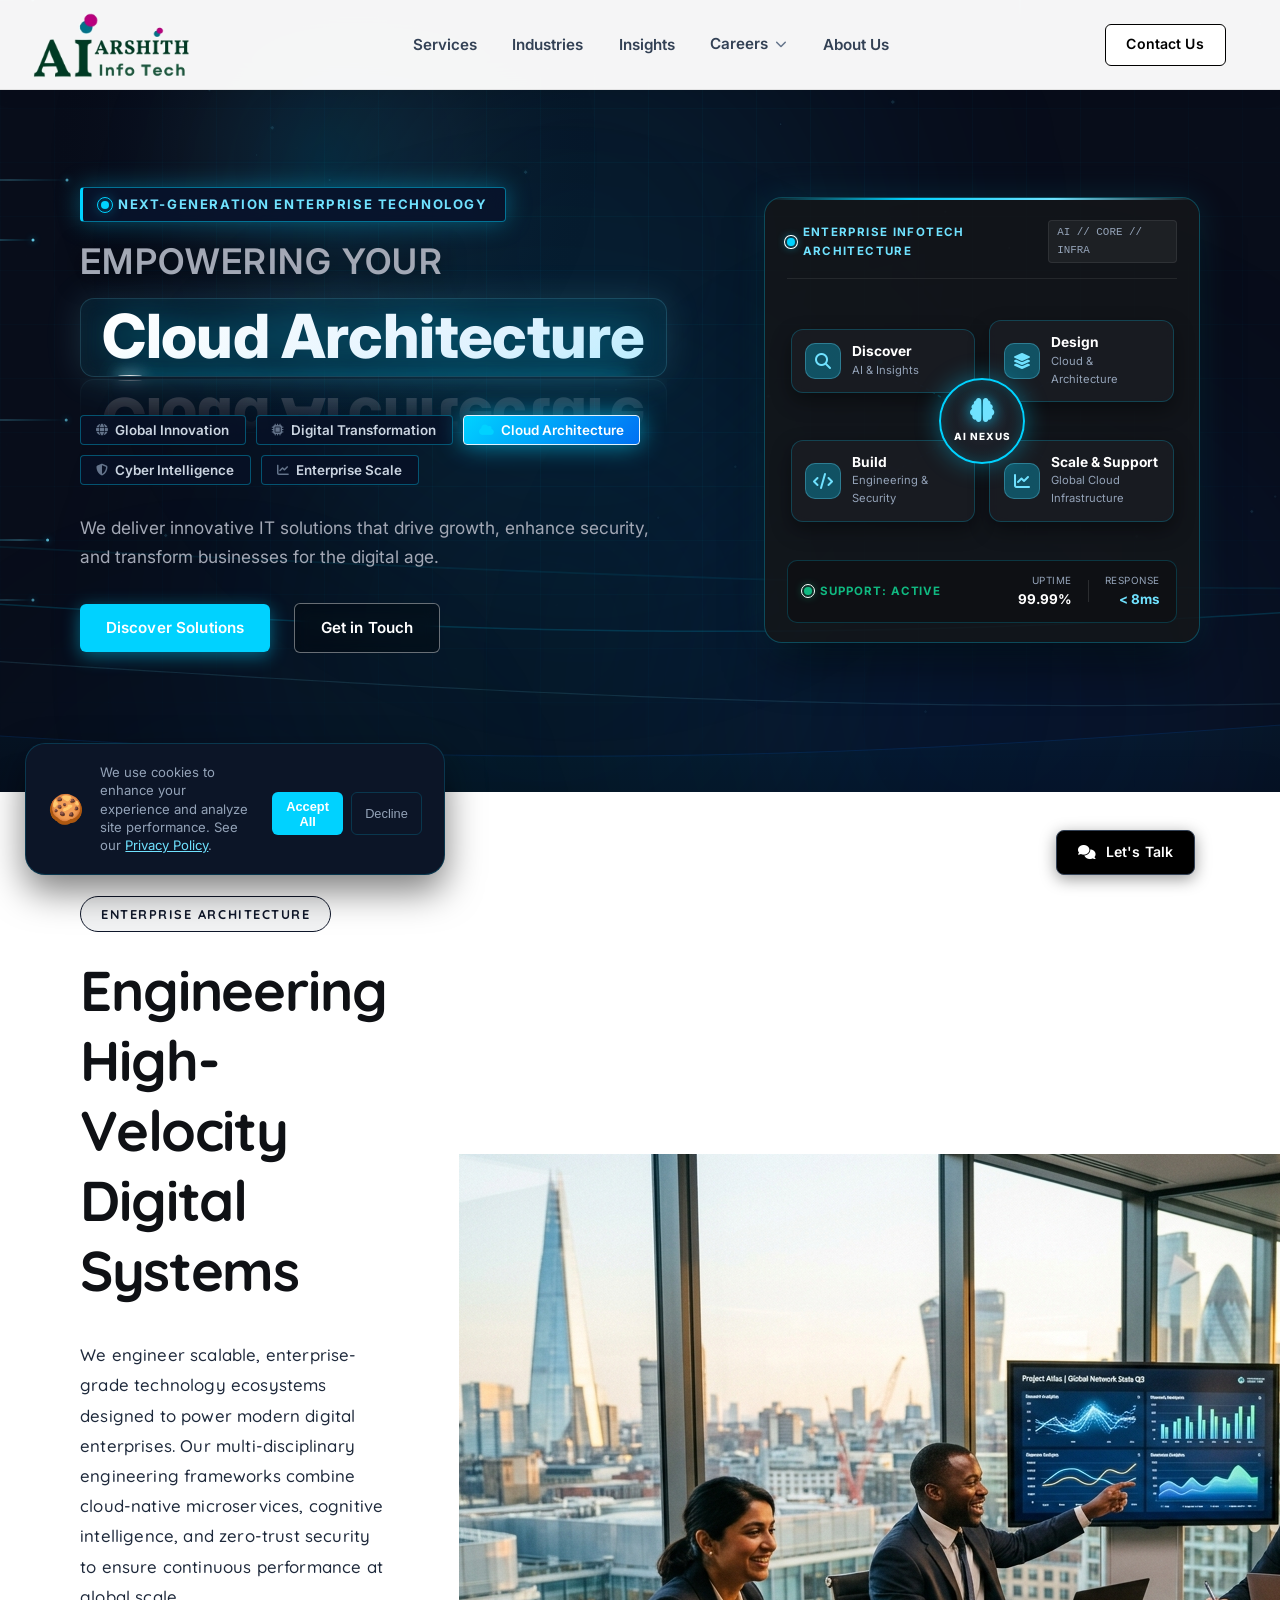
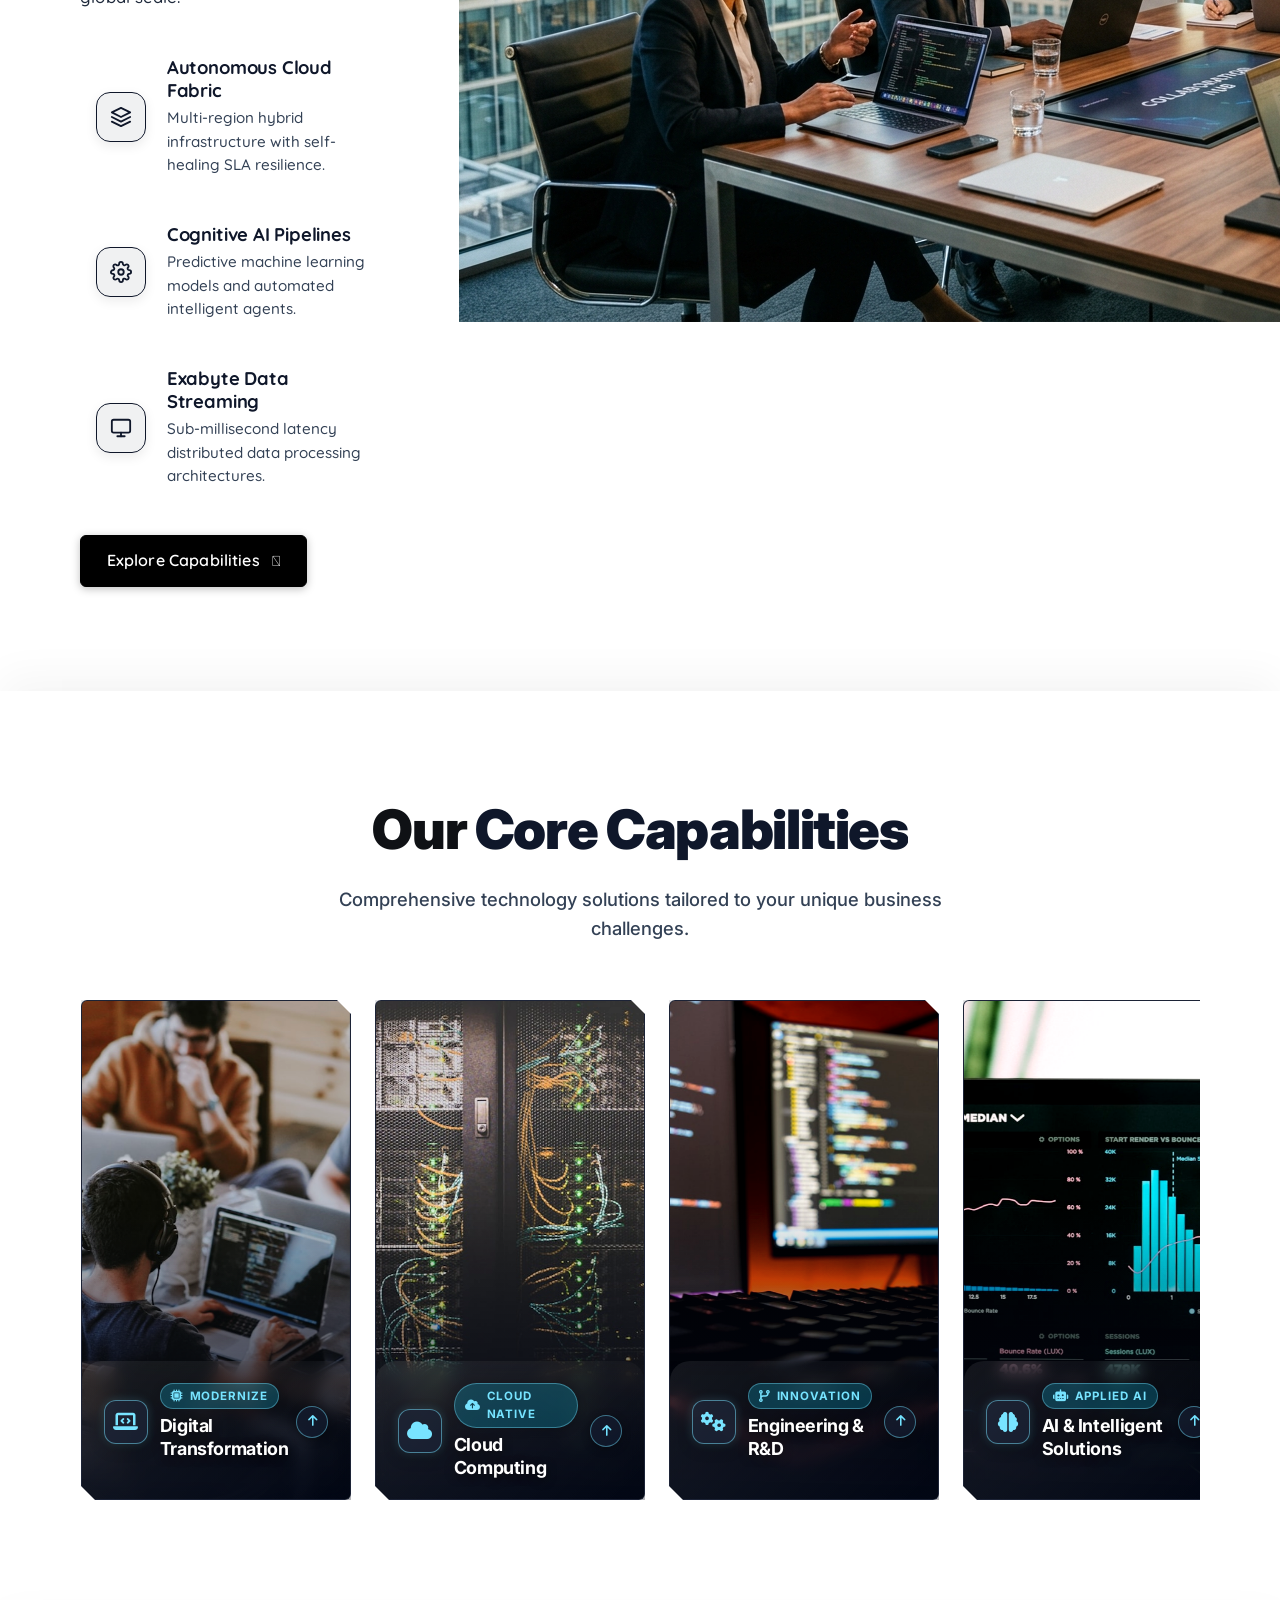
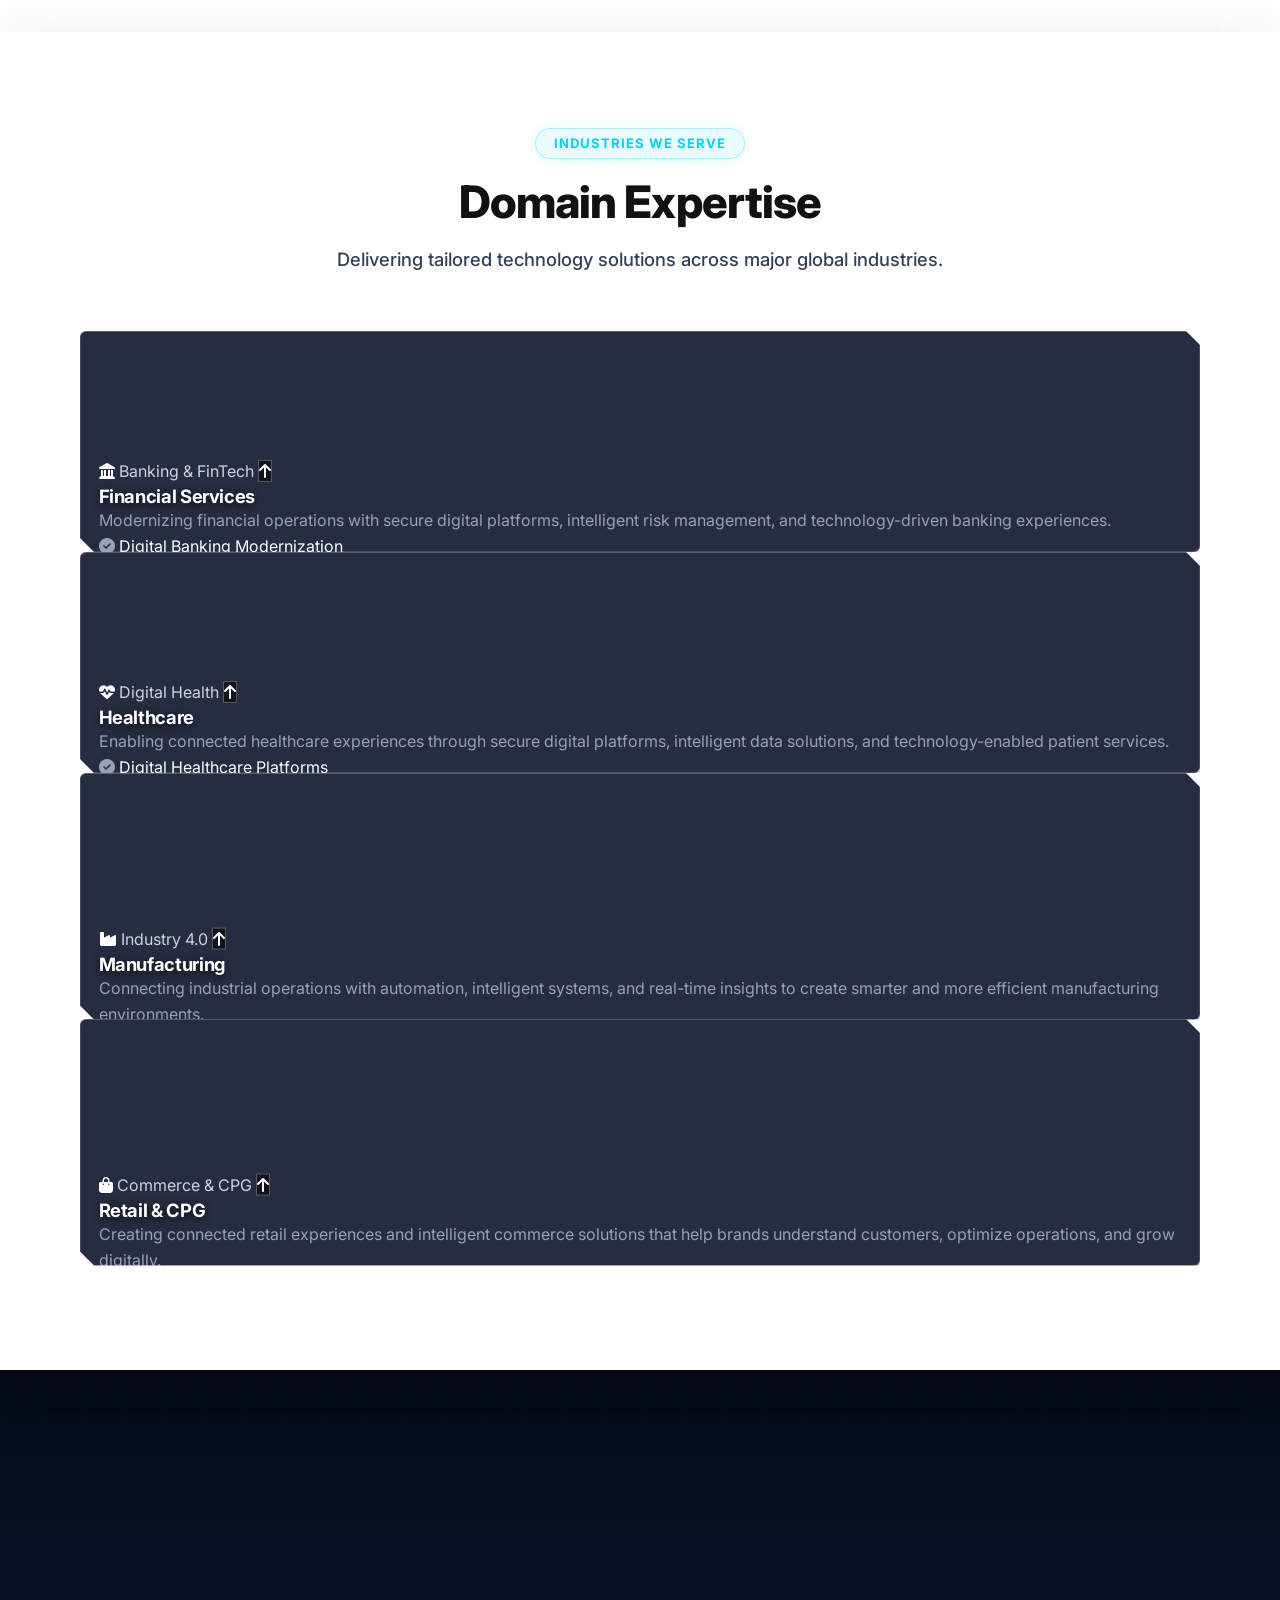
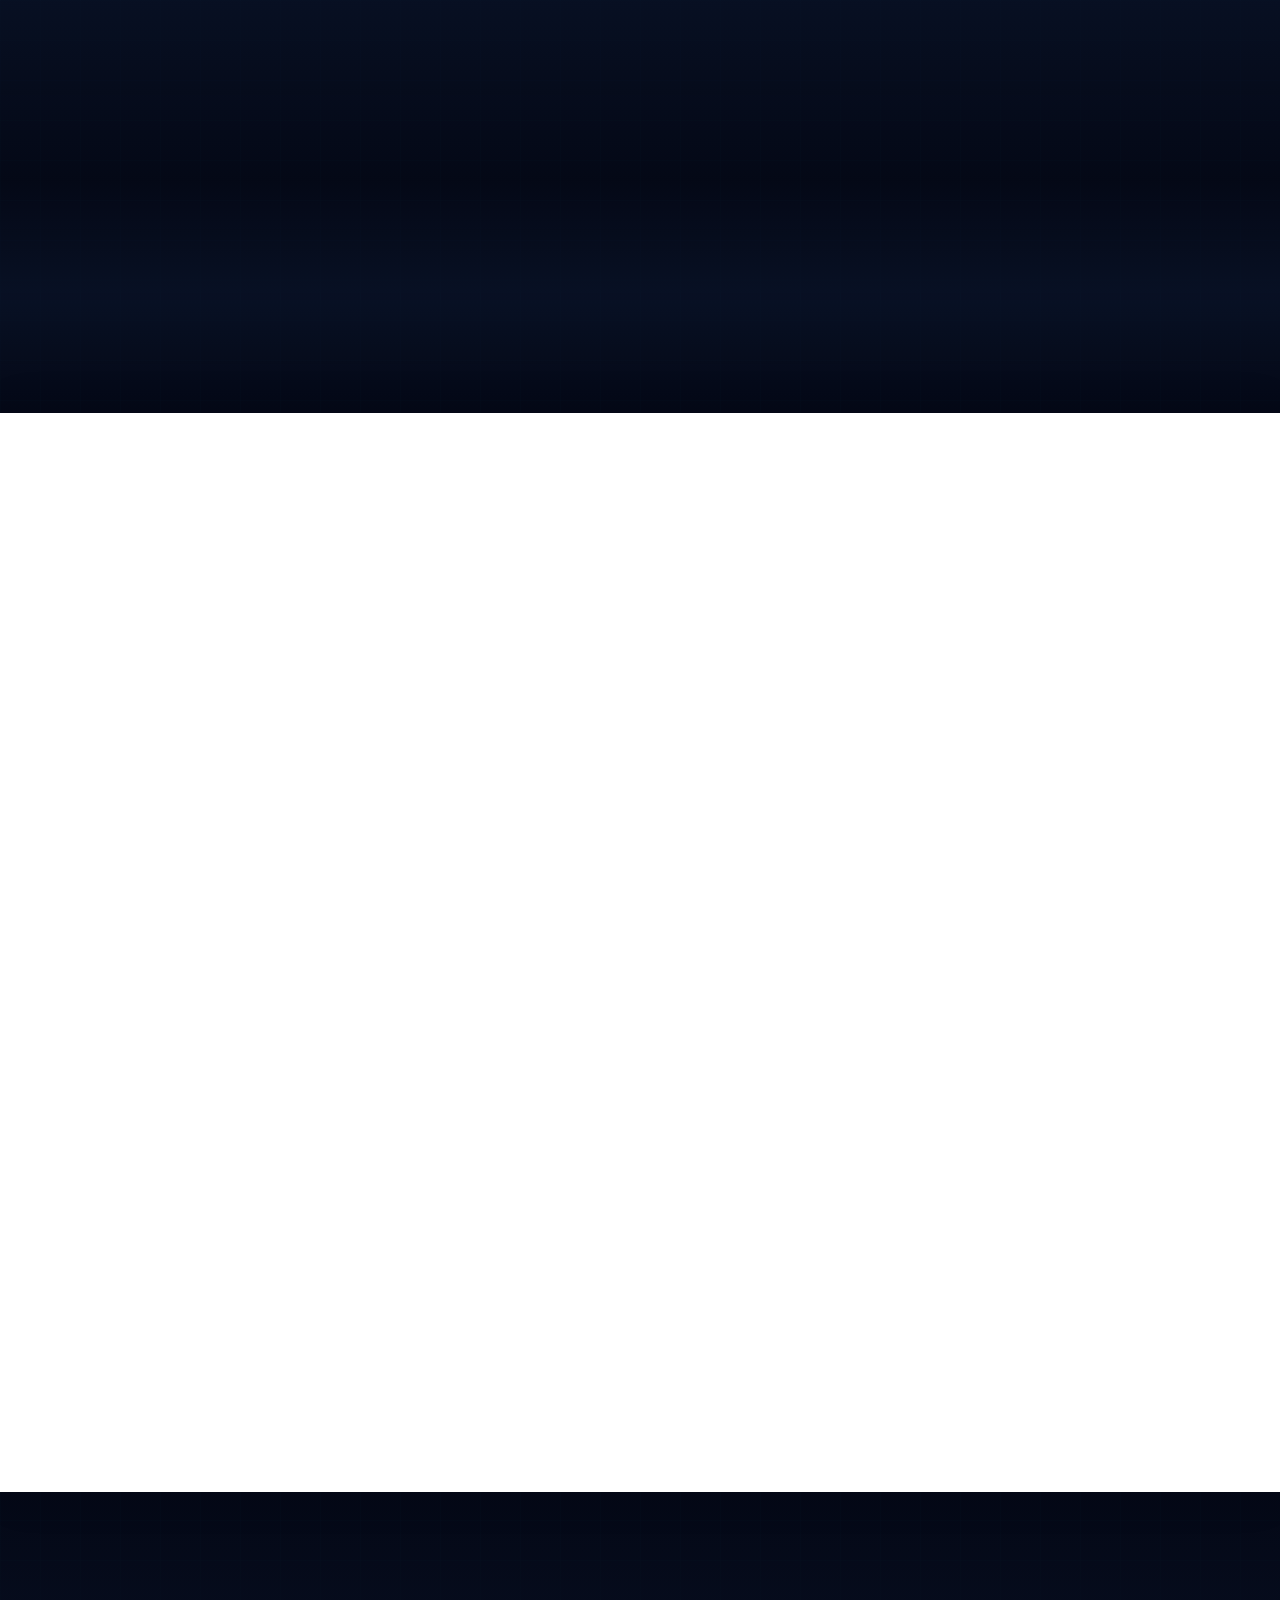
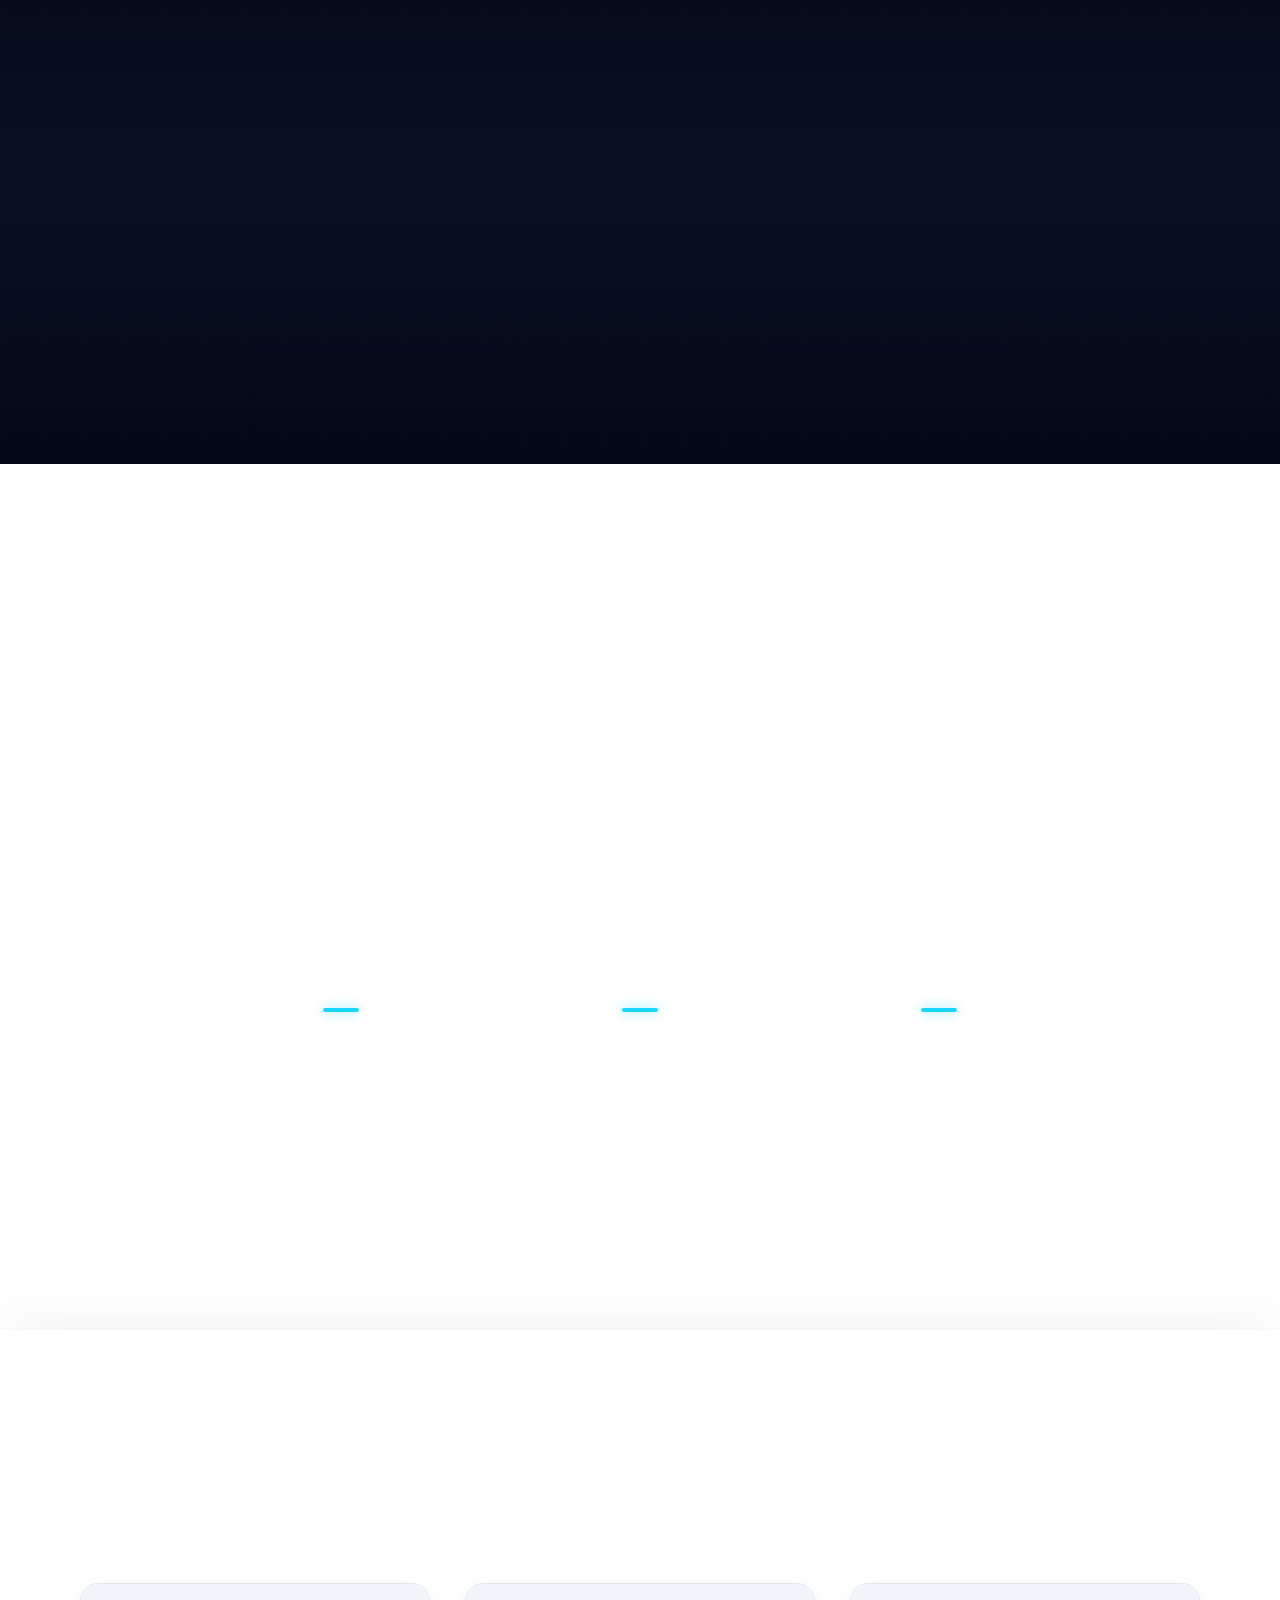
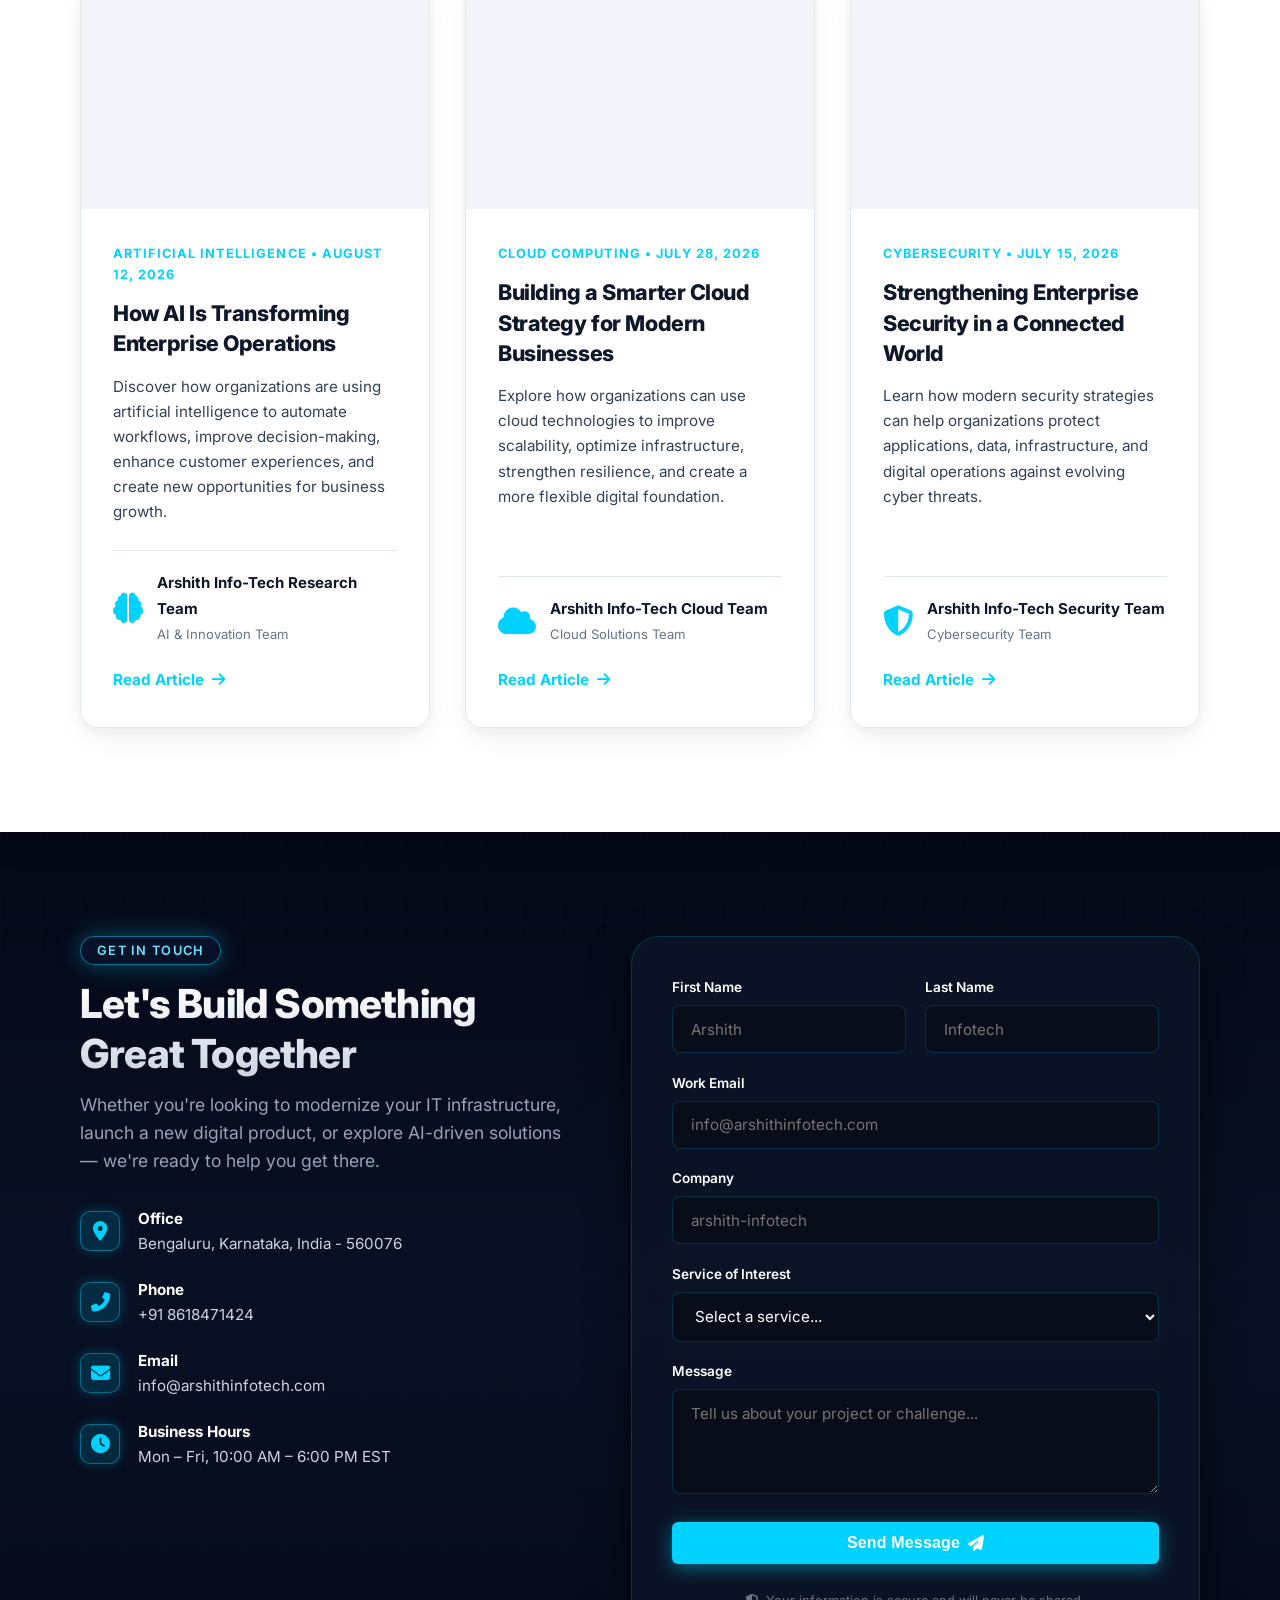
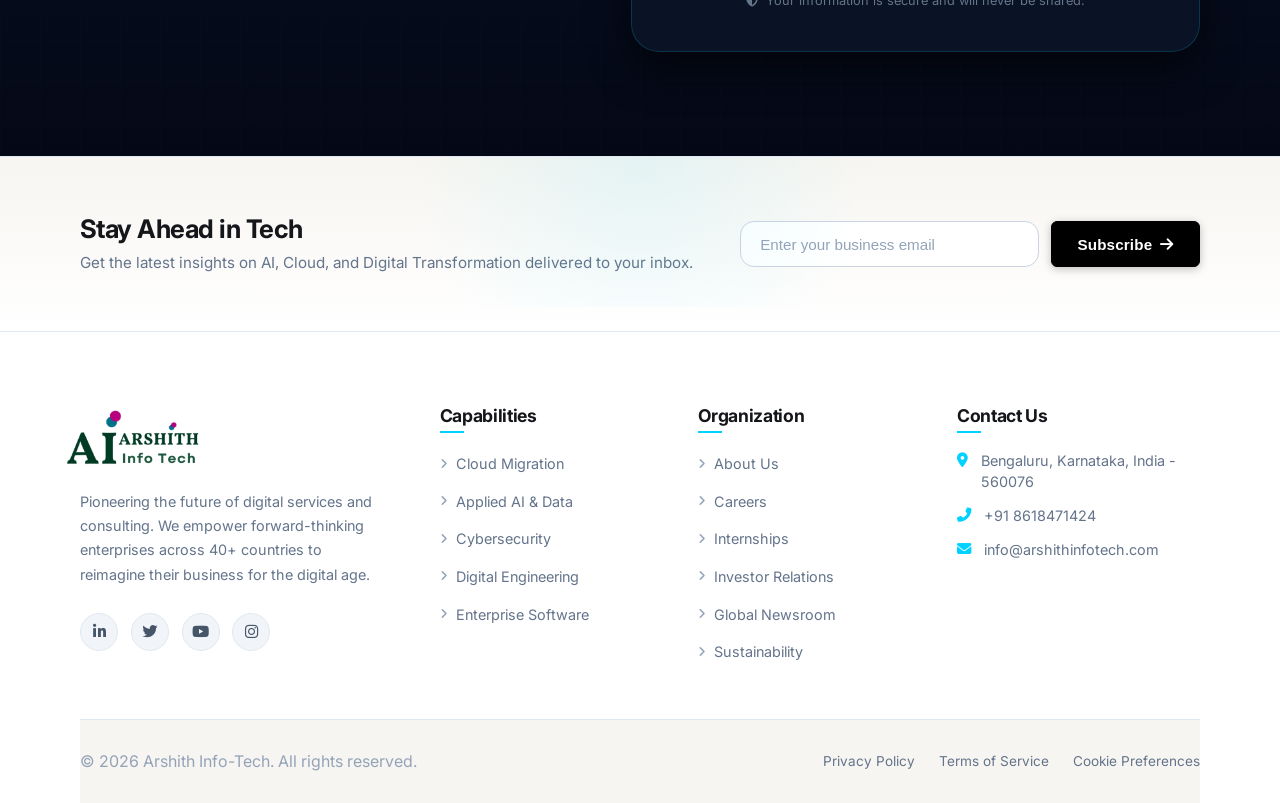
<file: infotech.html>
<!DOCTYPE html>
<html lang="en">

<head>
  <meta charset="UTF-8">
  <meta name="viewport" content="width=device-width, initial-scale=1.0">
  <title>Info-tech | Empowering Digital Transformation</title>
  <!-- Google Fonts -->
  <link rel="preconnect" href="https://fonts.googleapis.com">
  <link rel="preconnect" href="https://fonts.gstatic.com" crossorigin>
  <link href="https://fonts.googleapis.com/css2?family=Inter:wght@300;400;500;600;700;800;900&family=Outfit:wght@300;400;500;600;700;800;900&family=Quicksand:wght@400;500;600;700&display=swap" rel="stylesheet">
  <!-- FontAwesome -->
  <link rel="stylesheet" href="https://cdnjs.cloudflare.com/ajax/libs/font-awesome/6.4.0/css/all.min.css">
  <!-- Custom CSS -->
  <link rel="stylesheet" href="css/style.css?v=20260917_v8_industries_perfect">
  <link rel="stylesheet" href="footer-premium.css?v=20260917_v8_industries_perfect">
</head>

<body class="theme-page-cyber-blue page-infotech">

  <!-- Global Animated Background (Interactive Constellation Canvas + Ambient Aurora Glow) -->
  <div class="global-aurora-bg">
    <div class="aurora-orb aurora-orb-1"></div>
    <div class="aurora-orb aurora-orb-2"></div>
    <div class="aurora-orb aurora-orb-3"></div>
    <div class="aurora-orb aurora-orb-4"></div>
  </div>
  <canvas id="globalParticlesCanvas"></canvas>

  <!-- Navbar -->
  <nav class="navbar">
    <div class="container">
      <a href="index.html" class="logo">
        <img src="assets/images/logo-official.png" alt="Arshith Info-Tech" class="logo-img">
      </a>
      <ul class="nav-links">
        <div class="drawer-header">
          <button class="drawer-close" aria-label="Close menu"><i class="fas fa-times"></i></button>
        </div>
        <li><a href="services.html"><i class="fas fa-laptop-code"></i> Services</a></li>
        <li><a href="industries.html"><i class="fas fa-layer-group"></i> Industries</a></li>
        <li><a href="insights.html"><i class="fas fa-newspaper"></i> Insights</a></li>
        
        <!-- Careers Dropdown Navigation Item -->
        <li class="nav-item-dropdown">
          <a href="javascript:void(0)" class="dropdown-trigger" aria-haspopup="true" aria-expanded="false">
            <i class="fas fa-briefcase"></i> Careers <i class="fas fa-chevron-down nav-dropdown-arrow"></i>
          </a>
          <ul class="nav-dropdown-menu">
            <li>
              <a href="careers.html" class="nav-dropdown-link">
                <span class="dropdown-link-icon"><i class="fas fa-user-tie"></i></span>
                <div class="dropdown-link-text">
                  <strong>Full-Time Careers</strong>
                  <small>Experienced &amp; Early Career Openings</small>
                </div>
              </a>
            </li>
            <li>
              <a href="internships.html" class="nav-dropdown-link">
                <span class="dropdown-link-icon"><i class="fas fa-graduation-cap"></i></span>
                <div class="dropdown-link-text">
                  <strong>Internships 2026</strong>
                  <small>Students &amp; Graduate Programs</small>
                </div>
              </a>
            </li>
          </ul>
        </li>

        <li><a href="about-infotech.html"><i class="fas fa-building"></i> About Us</a></li>
        <li class="drawer-cta-item"><a href="javascript:void(0)" class="btn btn-primary drawer-cta-btn" aria-haspopup="dialog"><i class="fas fa-paper-plane"></i> Contact Us</a></li>
      </ul>
      <a href="javascript:void(0)" class="btn btn-primary nav-cta" aria-haspopup="dialog">Contact Us</a>
      <div class="menu-toggle" aria-label="Open Navigation Menu">
        <i class="fas fa-bars"></i>
      </div>
    </div>
  </nav>

  <!-- Mobile Menu Overlay -->
  <div id="menuOverlay"></div>

  <!-- Hero Section -->
  <header class="hero">

    <div class="container">
      <div class="hero-content">
        <div class="hero-badge">
          <span class="pulse-dot"></span> Next-Generation Enterprise Technology
        </div>
        <h1 class="hero-title">
          <span class="hero-title-prefix">Empowering Your</span>
          <div class="hologram-text-container">
            <span class="hologram-scramble-text" id="hologramScramble">Global Innovation</span>
            <div class="hologram-energy-bar"></div>
          </div>
        </h1>

        <div class="hero-tech-pills">
          <button class="tech-pill active"><i class="fas fa-globe"></i> Global Innovation</button>
          <button class="tech-pill"><i class="fas fa-microchip"></i> Digital Transformation</button>
          <button class="tech-pill"><i class="fas fa-cloud"></i> Cloud Architecture</button>
          <button class="tech-pill"><i class="fas fa-shield-halved"></i> Cyber Intelligence</button>
          <button class="tech-pill"><i class="fas fa-chart-line"></i> Enterprise Scale</button>
        </div>

        <p class="hero-subtitle">We deliver innovative IT solutions that drive growth, enhance security, and transform
          businesses for the digital age.</p>
        <div class="hero-cta">
          <a href="#services" class="btn btn-primary">Discover Solutions</a>
          <a href="#contact" class="btn btn-outline">Get in Touch</a>
        </div>
      </div>

      <!-- Right Column: Classic MNC System Architecture Console -->
      <div class="hero-classic-matrix reveal-right">
        <div class="matrix-glass-panel">
          <!-- System Status Bar -->
          <div class="matrix-system-bar">
            <div class="system-status-indicator">
              <span class="live-dot-pulse"></span>
              <span class="system-label">ENTERPRISE INFOTECH ARCHITECTURE</span>
            </div>
            <div class="system-tag-badge">AI // CORE // INFRA</div>
          </div>

          <!-- Architecture Nodes Matrix Layout -->
          <div class="matrix-nodes-layout">
            <!-- Architectural Vector Bus Lines -->
            <svg class="matrix-bus-svg" viewBox="0 0 460 250" fill="none" xmlns="http://www.w3.org/2000/svg">
              <path d="M 230 125 L 110 55" stroke="rgba(0, 210, 255, 0.25)" stroke-width="1.5" stroke-dasharray="4 4" />
              <path d="M 230 125 L 350 55" stroke="rgba(0, 210, 255, 0.25)" stroke-width="1.5" stroke-dasharray="4 4" />
              <path d="M 230 125 L 110 195" stroke="rgba(0, 210, 255, 0.25)" stroke-width="1.5" stroke-dasharray="4 4" />
              <path d="M 230 125 L 350 195" stroke="rgba(0, 210, 255, 0.25)" stroke-width="1.5" stroke-dasharray="4 4" />
              <circle cx="110" cy="55" r="3" fill="#00d2ff" />
              <circle cx="350" cy="55" r="3" fill="#00d2ff" />
              <circle cx="110" cy="195" r="3" fill="#00d2ff" />
              <circle cx="350" cy="195" r="3" fill="#00d2ff" />
            </svg>

            <!-- Central AI Nexus Core -->
            <div class="matrix-core-nexus">
              <div class="nexus-icon-box">
                <i class="fas fa-brain"></i>
              </div>
              <span class="nexus-core-tag">AI NEXUS</span>
            </div>

            <!-- 1. Discover Node (Top-Left) -->
            <div class="matrix-node-card">
              <div class="node-icon-wrap">
                <i class="fas fa-search"></i>
              </div>
              <div class="node-details">
                <strong>Discover</strong>
                <small>AI &amp; Insights</small>
              </div>
            </div>

            <!-- 2. Design Node (Top-Right) -->
            <div class="matrix-node-card">
              <div class="node-icon-wrap">
                <i class="fas fa-layer-group"></i>
              </div>
              <div class="node-details">
                <strong>Design</strong>
                <small>Cloud &amp; Architecture</small>
              </div>
            </div>

            <!-- 3. Build Node (Bottom-Left) -->
            <div class="matrix-node-card">
              <div class="node-icon-wrap">
                <i class="fas fa-code"></i>
              </div>
              <div class="node-details">
                <strong>Build</strong>
                <small>Engineering &amp; Security</small>
              </div>
            </div>

            <!-- 4. Scale & Support Node (Bottom-Right) -->
            <div class="matrix-node-card">
              <div class="node-icon-wrap">
                <i class="fas fa-chart-line"></i>
              </div>
              <div class="node-details">
                <strong>Scale &amp; Support</strong>
                <small>Global Cloud Infrastructure</small>
              </div>
            </div>
          </div>

          <!-- Live Telemetry Card Strip (Exact Original Matter) -->
          <div class="matrix-live-telemetry">
            <div class="telemetry-item-left">
              <span class="live-dot-pulse green"></span>
              <span class="telemetry-status-text">SUPPORT: ACTIVE</span>
            </div>
            <div class="telemetry-stats-split">
              <div class="telemetry-metric">
                <span>UPTIME</span>
                <strong>99.99%</strong>
              </div>
              <div class="telemetry-divider"></div>
              <div class="telemetry-metric">
                <span>RESPONSE</span>
                <strong class="latency-val">&lt; 8ms</strong>
              </div>
            </div>
          </div>
        </div>
      </div>
    </div>
  </header>

  <!-- Enterprise Architecture & Solutions Framework Section -->
  <section id="about" class="section-padding">
    <div class="container">
      <div class="about-grid">
        <div class="about-content reveal-left">
          <div class="who-we-are-badge">ENTERPRISE ARCHITECTURE</div>
          <h2 class="about-hero-title">Engineering High-Velocity Digital Systems</h2>
          <p class="about-hero-desc">We engineer scalable, enterprise-grade technology ecosystems designed to power modern digital enterprises. Our multi-disciplinary engineering frameworks combine cloud-native microservices, cognitive intelligence, and zero-trust security to ensure continuous performance at global scale.</p>

          <div class="about-features-stack">
            <div class="about-feature-item">
              <div class="about-feature-icon">
                <svg width="22" height="22" viewBox="0 0 24 24" fill="none" stroke="currentColor" stroke-width="2"
                  stroke-linecap="round" stroke-linejoin="round">
                  <path d="M12 2L2 7l10 5 10-5-10-5z" />
                  <path d="M2 17l10 5 10-5" />
                  <path d="M2 12l10 5 10-5" />
                </svg>
              </div>
              <div class="about-feature-details">
                <h4>Autonomous Cloud Fabric</h4>
                <p>Multi-region hybrid infrastructure with self-healing SLA resilience.</p>
              </div>
            </div>

            <div class="about-feature-item">
              <div class="about-feature-icon">
                <svg width="22" height="22" viewBox="0 0 24 24" fill="none" stroke="currentColor" stroke-width="2"
                  stroke-linecap="round" stroke-linejoin="round">
                  <circle cx="12" cy="12" r="3" />
                  <path d="M19.4 15a1.65 1.65 0 0 0 .33 1.82l.06.06a2 2 0 0 1 0 2.83 2 2 0 0 1-2.83 0l-.06-.06a1.65 1.65 0 0 0-1.82-.33 1.65 1.65 0 0 0-1 1.51V21a2 2 0 0 1-2 2 2 2 0 0 1-2-2v-.09A1.65 1.65 0 0 0 9 19.4a1.65 1.65 0 0 0-1.82.33l-.06.06a2 2 0 0 1-2.83 0 2 2 0 0 1 0-2.83l.06-.06a1.65 1.65 0 0 0 .33-1.82 1.65 1.65 0 0 0-1.51-1H3a2 2 0 0 1-2-2 2 2 0 0 1 2-2h.09A1.65 1.65 0 0 0 4.6 9a1.65 1.65 0 0 0-.33-1.82l-.06-.06a2 2 0 0 1 0-2.83 2 2 0 0 1 2.83 0l.06.06a1.65 1.65 0 0 0 1.82.33H9a1.65 1.65 0 0 0 1-1.51V3a2 2 0 0 1 2-2 2 2 0 0 1 2 2v.09a1.65 1.65 0 0 0 1 1.51 1.65 1.65 0 0 0 1.82-.33l.06-.06a2 2 0 0 1 2.83 0 2 2 0 0 1 0 2.83l-.06.06a1.65 1.65 0 0 0-.33 1.82V9a1.65 1.65 0 0 0 1.51 1H21a2 2 0 0 1 2 2 2 2 0 0 1-2 2h-.09a1.65 1.65 0 0 0-1.51 1z" />
                </svg>
              </div>
              <div class="about-feature-details">
                <h4>Cognitive AI Pipelines</h4>
                <p>Predictive machine learning models and automated intelligent agents.</p>
              </div>
            </div>

            <div class="about-feature-item">
              <div class="about-feature-icon">
                <svg width="22" height="22" viewBox="0 0 24 24" fill="none" stroke="currentColor" stroke-width="2"
                  stroke-linecap="round" stroke-linejoin="round">
                  <rect x="2" y="3" width="20" height="14" rx="2" ry="2" />
                  <line x1="8" y1="21" x2="16" y2="21" />
                  <line x1="12" y1="17" x2="12" y2="21" />
                </svg>
              </div>
              <div class="about-feature-details">
                <h4>Exabyte Data Streaming</h4>
                <p>Sub-millisecond latency distributed data processing architectures.</p>
              </div>
            </div>
          </div>

          <a href="#services" class="about-cta-button">
            Explore Capabilities <i class="fas fa-arrow-right"></i>
          </a>
        </div>

        <div class="about-image-column reveal-right">
          <div class="about-showcase-frame">
            <img src="assets/images/supercharging-progress-meeting.jpg" alt="InfoTech Engineering Team"
              class="about-showcase-image">
            <div class="about-trust-card">
              <div class="about-trust-icon">
                <svg width="32" height="32" viewBox="0 0 24 24" fill="none" stroke="#00d2ff" stroke-width="1.8"
                  stroke-linecap="round" stroke-linejoin="round">
                  <path d="M12 22s8-4 8-10V5l-8-3-8 3v7c0 6 8 10 8 10z" />
                </svg>
              </div>
              <div class="about-trust-text">
                Enterprise Scalability with Continuous Reliability
              </div>
            </div>
          </div>
        </div>
      </div>
    </div>
  </section>

  <!-- Services Section -->
  <section id="services" class="section-padding bg-alt">
    <div class="container">
      <div class="text-center reveal-up capabilities-heading-wrap">
        <h2 class="section-title capabilities-heading-animated">
          Our <span class="capabilities-accent-reflect">Core Capabilities</span>
        </h2>
        <p class="section-subtitle">Comprehensive technology solutions tailored to your unique business challenges.</p>
      </div>
      <div class="services-grid">
        <!-- Card 1: Digital Transformation -->
        <div class="service-card reveal-scale delay-100" data-modal="digital-transformation">
          <div class="service-card-bg" style="background-image: url('assets/images/realtime-digital-transformation.jpg');"></div>
          <div class="service-card-overlay"></div>
          <div class="service-card-content">
            <div class="service-card-header">
              <div class="service-icon-wrap">
                <i class="fas fa-laptop-code service-icon"></i>
              </div>
              <div class="service-title-col">
                <span class="service-badge-tag"><i class="fas fa-microchip"></i> Modernize</span>
                <h3>Digital Transformation</h3>
              </div>
              <div class="service-slide-cue">
                <i class="fas fa-arrow-up"></i>
              </div>
            </div>
            <div class="service-card-body">
              <div class="service-divider"></div>
              <p>Transforming traditional business processes into connected digital experiences using modern technology, intelligent automation, and data-driven solutions.</p>
              <ul class="service-matter-points">
                <li><i class="fas fa-circle-check"></i> Legacy System Modernization</li>
                <li><i class="fas fa-circle-check"></i> Business Process Automation</li>
                <li><i class="fas fa-circle-check"></i> Digital Experience Transformation</li>
              </ul>
              <div class="service-footer">
                <span class="card-learn">Explore Capabilities <i class="fas fa-arrow-right"></i></span>
              </div>
            </div>
          </div>
        </div>

        <!-- Card 2: Cloud Computing -->
        <div class="service-card reveal-scale delay-200" data-modal="cloud-computing">
          <div class="service-card-bg" style="background-image: url('assets/images/realtime-cloud-computing.jpg');"></div>
          <div class="service-card-overlay"></div>
          <div class="service-card-content">
            <div class="service-card-header">
              <div class="service-icon-wrap">
                <i class="fas fa-cloud service-icon"></i>
              </div>
              <div class="service-title-col">
                <span class="service-badge-tag"><i class="fas fa-cloud-arrow-up"></i> Cloud Native</span>
                <h3>Cloud Computing</h3>
              </div>
              <div class="service-slide-cue">
                <i class="fas fa-arrow-up"></i>
              </div>
            </div>
            <div class="service-card-body">
              <div class="service-divider"></div>
              <p>Designing secure and scalable cloud environments that improve flexibility, performance, availability, and operational efficiency.</p>
              <ul class="service-matter-points">
                <li><i class="fas fa-circle-check"></i> Cloud Migration & Modernization</li>
                <li><i class="fas fa-circle-check"></i> Cloud Infrastructure</li>
                <li><i class="fas fa-circle-check"></i> Cloud Security & Management</li>
              </ul>
              <div class="service-footer">
                <span class="card-learn">Explore Capabilities <i class="fas fa-arrow-right"></i></span>
              </div>
            </div>
          </div>
        </div>

        <!-- Card 3: Engineering & R&D -->
        <div class="service-card reveal-scale delay-300" data-modal="engineering-rd">
          <div class="service-card-bg" style="background-image: url('assets/images/realtime-engineering-rd.jpg');"></div>
          <div class="service-card-overlay"></div>
          <div class="service-card-content">
            <div class="service-card-header">
              <div class="service-icon-wrap">
                <i class="fas fa-cogs service-icon"></i>
              </div>
              <div class="service-title-col">
                <span class="service-badge-tag"><i class="fas fa-code-branch"></i> Innovation</span>
                <h3>Engineering & R&D</h3>
              </div>
              <div class="service-slide-cue">
                <i class="fas fa-arrow-up"></i>
              </div>
            </div>
            <div class="service-card-body">
              <div class="service-divider"></div>
              <p>Turning complex ideas into reliable technology products through engineering expertise, research, prototyping, and continuous innovation.</p>
              <ul class="service-matter-points">
                <li><i class="fas fa-circle-check"></i> Product Engineering</li>
                <li><i class="fas fa-circle-check"></i> Research & Innovation</li>
                <li><i class="fas fa-circle-check"></i> Prototyping & Development</li>
              </ul>
              <div class="service-footer">
                <span class="card-learn">Explore Capabilities <i class="fas fa-arrow-right"></i></span>
              </div>
            </div>
          </div>
        </div>

        <!-- Card 4: AI & Intelligent Solutions -->
        <div class="service-card reveal-scale delay-400" data-modal="ai-intelligent-solutions">
          <div class="service-card-bg" style="background-image: url('assets/images/realtime-ai-solutions.jpg');"></div>
          <div class="service-card-overlay"></div>
          <div class="service-card-content">
            <div class="service-card-header">
              <div class="service-icon-wrap">
                <i class="fas fa-brain service-icon"></i>
              </div>
              <div class="service-title-col">
                <span class="service-badge-tag"><i class="fas fa-robot"></i> Applied AI</span>
                <h3>AI & Intelligent Solutions</h3>
              </div>
              <div class="service-slide-cue">
                <i class="fas fa-arrow-up"></i>
              </div>
            </div>
            <div class="service-card-body">
              <div class="service-divider"></div>
              <p>Harnessing artificial intelligence and machine learning to automate repetitive work, generate insights, and support smarter business decisions.</p>
              <ul class="service-matter-points">
                <li><i class="fas fa-circle-check"></i> AI & Machine Learning</li>
                <li><i class="fas fa-circle-check"></i> Intelligent Automation</li>
                <li><i class="fas fa-circle-check"></i> Predictive Analytics</li>
              </ul>
              <div class="service-footer">
                <span class="card-learn">Explore Capabilities <i class="fas fa-arrow-right"></i></span>
              </div>
            </div>
          </div>
        </div>

        <!-- Card 5: Cybersecurity -->
        <div class="service-card reveal-scale delay-500" data-modal="cybersecurity">
          <div class="service-card-bg" style="background-image: url('assets/images/realtime-cybersecurity.jpg');"></div>
          <div class="service-card-overlay"></div>
          <div class="service-card-content">
            <div class="service-card-header">
              <div class="service-icon-wrap">
                <i class="fas fa-shield-halved service-icon"></i>
              </div>
              <div class="service-title-col">
                <span class="service-badge-tag"><i class="fas fa-shield-halved"></i> 24/7 SecOps</span>
                <h3>Cybersecurity</h3>
              </div>
              <div class="service-slide-cue">
                <i class="fas fa-arrow-up"></i>
              </div>
            </div>
            <div class="service-card-body">
              <div class="service-divider"></div>
              <p>Strengthening digital environments with proactive security practices that protect applications, infrastructure, systems, and business data.</p>
              <ul class="service-matter-points">
                <li><i class="fas fa-circle-check"></i> Threat Detection & Monitoring</li>
                <li><i class="fas fa-circle-check"></i> Application & Data Security</li>
                <li><i class="fas fa-circle-check"></i> Security Assessment</li>
              </ul>
              <div class="service-footer">
                <span class="card-learn">Explore Capabilities <i class="fas fa-arrow-right"></i></span>
              </div>
            </div>
          </div>
        </div>
      </div>
    </div>
  </section>

  <!-- Industries Section -->
  <section id="industries" class="section-padding">
    <div class="container">
      <div class="text-center reveal-up">
        <h4 class="section-badge">Industries We Serve</h4>
        <h2 class="section-title">Domain Expertise</h2>
        <p class="section-subtitle">Delivering tailored technology solutions across major global industries.</p>
      </div>
      <div class="industries-grid">
        <!-- Card 1: Financial Services -->
        <div class="industry-card reveal-up delay-100" data-industry="finance">
          <div class="industry-card-img" style="background-image: url('assets/images/financial-district.jpg');"></div>
          <div class="industry-slide-panel">
            <div class="panel-header">
              <div class="panel-tag-row">
                <span class="industry-tag"><i class="fas fa-landmark"></i> Banking &amp; FinTech</span>
                <span class="slide-indicator"><i class="fas fa-arrow-up"></i></span>
              </div>
              <h3 class="industry-title">Financial Services</h3>
            </div>
            <div class="panel-body">
              <div class="panel-divider"></div>
              <p class="industry-desc">Modernizing financial operations with secure digital platforms, intelligent risk management, and technology-driven banking experiences.</p>
              <ul class="matter-points">
                <li class="matter-point"><i class="fas fa-circle-check"></i> Digital Banking Modernization</li>
                <li class="matter-point"><i class="fas fa-circle-check"></i> AI-Powered Risk &amp; Fraud Detection</li>
                <li class="matter-point"><i class="fas fa-circle-check"></i> Secure Payment &amp; Transaction Solutions</li>
              </ul>
              <div class="panel-footer">
                <a href="#contact" class="btn-industry-explore" data-domain-trigger="finance">
                  <span>Explore Solutions</span>
                  <i class="fas fa-arrow-right"></i>
                </a>
              </div>
            </div>
          </div>
        </div>

        <!-- Card 2: Healthcare -->
        <div class="industry-card reveal-up delay-200" data-industry="healthcare">
          <div class="industry-card-img" style="background-image: url('assets/images/healthcare.png');"></div>
          <div class="industry-slide-panel">
            <div class="panel-header">
              <div class="panel-tag-row">
                <span class="industry-tag"><i class="fas fa-heart-pulse"></i> Digital Health</span>
                <span class="slide-indicator"><i class="fas fa-arrow-up"></i></span>
              </div>
              <h3 class="industry-title">Healthcare</h3>
            </div>
            <div class="panel-body">
              <div class="panel-divider"></div>
              <p class="industry-desc">Enabling connected healthcare experiences through secure digital platforms, intelligent data solutions, and technology-enabled patient services.</p>
              <ul class="matter-points">
                <li class="matter-point"><i class="fas fa-circle-check"></i> Digital Healthcare Platforms</li>
                <li class="matter-point"><i class="fas fa-circle-check"></i> Healthcare Data &amp; Analytics</li>
                <li class="matter-point"><i class="fas fa-circle-check"></i> Connected Patient Experiences</li>
              </ul>
              <div class="panel-footer">
                <a href="#contact" class="btn-industry-explore" data-domain-trigger="healthcare">
                  <span>Explore Solutions</span>
                  <i class="fas fa-arrow-right"></i>
                </a>
              </div>
            </div>
          </div>
        </div>

        <!-- Card 3: Manufacturing -->
        <div class="industry-card reveal-up delay-300" data-industry="manufacturing">
          <div class="industry-card-img" style="background-image: url('assets/images/manufacturing.png');"></div>
          <div class="industry-slide-panel">
            <div class="panel-header">
              <div class="panel-tag-row">
                <span class="industry-tag"><i class="fas fa-industry"></i> Industry 4.0</span>
                <span class="slide-indicator"><i class="fas fa-arrow-up"></i></span>
              </div>
              <h3 class="industry-title">Manufacturing</h3>
            </div>
            <div class="panel-body">
              <div class="panel-divider"></div>
              <p class="industry-desc">Connecting industrial operations with automation, intelligent systems, and real-time insights to create smarter and more efficient manufacturing environments.</p>
              <ul class="matter-points">
                <li class="matter-point"><i class="fas fa-circle-check"></i> Smart Factory Solutions</li>
                <li class="matter-point"><i class="fas fa-circle-check"></i> Industrial Automation</li>
                <li class="matter-point"><i class="fas fa-circle-check"></i> Real-Time Operations &amp; Analytics</li>
              </ul>
              <div class="panel-footer">
                <a href="#contact" class="btn-industry-explore" data-domain-trigger="manufacturing">
                  <span>Explore Solutions</span>
                  <i class="fas fa-arrow-right"></i>
                </a>
              </div>
            </div>
          </div>
        </div>

        <!-- Card 4: Retail & CPG -->
        <div class="industry-card reveal-up delay-400" data-industry="retail">
          <div class="industry-card-img"
            style="background-image: url('https://images.unsplash.com/photo-1441986300917-64674bd600d8?auto=format&fit=crop&q=80&w=800');">
          </div>
          <div class="industry-slide-panel">
            <div class="panel-header">
              <div class="panel-tag-row">
                <span class="industry-tag"><i class="fas fa-bag-shopping"></i> Commerce &amp; CPG</span>
                <span class="slide-indicator"><i class="fas fa-arrow-up"></i></span>
              </div>
              <h3 class="industry-title">Retail &amp; CPG</h3>
            </div>
            <div class="panel-body">
              <div class="panel-divider"></div>
              <p class="industry-desc">Creating connected retail experiences and intelligent commerce solutions that help brands understand customers, optimize operations, and grow digitally.</p>
              <ul class="matter-points">
                <li class="matter-point"><i class="fas fa-circle-check"></i> Omnichannel Commerce</li>
                <li class="matter-point"><i class="fas fa-circle-check"></i> Customer Experience Solutions</li>
                <li class="matter-point"><i class="fas fa-circle-check"></i> Retail Analytics &amp; Optimization</li>
              </ul>
              <div class="panel-footer">
                <a href="#contact" class="btn-industry-explore" data-domain-trigger="retail">
                  <span>Explore Solutions</span>
                  <i class="fas fa-arrow-right"></i>
                </a>
              </div>
            </div>
          </div>
        </div>
      </div>
    </div>
  </section>

  <!-- Careers Section -->
  <section id="careers" class="careers-section">
    <div class="container reveal-scale">
      <div class="careers-content text-center">
        <h2>Find Your Spark</h2>
        <p>Join a global network of innovators, creators, and problem solvers. Build a career that supercharges your
          potential and shapes the future of technology.</p>
        <a href="#contact" class="btn btn-primary mt-4">Explore Opportunities</a>
      </div>
    </div>
  </section>

  <!-- Stats/Impact Section -->
  <section id="stats" class="stats">
    <div class="container reveal-up">
      <div class="stat-item">
        <h4 class="counter" data-target="8">0</h4>
        <p>Years of Excellence</p>
      </div>
      <div class="stat-item">
        <h4><span class="counter" data-target="20">0</span>+</h4>
        <p>Global Clients</p>
      </div>
      <div class="stat-item">
        <h4><span class="counter" data-target="100">0</span>+</h4>
        <p>IT Professionals</p>
      </div>
      <!-- <div class="stat-item">
        <h4 class="counter" data-target="40">0</h4>
        <p>Countries Operated</p>
      </div> -->
    </div>
  </section>

  <!-- Why Info-tech Section -->
  <section id="why-us" class="section-padding">
    <div class="container">
      <div class="text-center reveal-up">
        <h4 class="section-badge">Why Choose Us</h4>
        <h2 class="section-title">What Sets Info-tech Apart</h2>
        <p class="section-subtitle">We don't just deliver technology — we deliver outcomes that transform how businesses
          compete and grow.</p>
      </div>
      <div class="why-grid">
        <div class="why-card card-blue reveal-up delay-100">
          <div class="why-icon"><i class="fas fa-rocket"></i></div>
          <h3>Outcome-First Approach</h3>
          <p>We focus on measurable business outcomes, designing every solution around the goals, priorities, and long-term success of our clients.</p>
        </div>
        <div class="why-card card-purple reveal-up delay-200">
          <div class="why-icon"><i class="fas fa-users"></i></div>
          <h3>Dedicated Expert Teams</h3>
          <p>Our skilled professionals bring specialized technical and industry knowledge to every project, ensuring focused execution and high-quality results.</p>
        </div>
        <div class="why-card card-cyan card-security reveal-up delay-300">
          <div class="why-icon"><i class="fas fa-lock"></i></div>
          <h3>Security by Design</h3>
          <p>Security is built into every stage of our solutions, from architecture and development to deployment, helping protect systems and business data.</p>
        </div>
        <div class="why-card card-green reveal-up delay-400">
          <div class="why-icon"><i class="fas fa-sync-alt"></i></div>
          <h3>Agile Delivery</h3>
          <p>We use flexible development practices to deliver solutions faster, adapt to changing requirements, and continuously improve through client feedback.</p>
        </div>
        <div class="why-card card-orange reveal-up delay-500">
          <div class="why-icon"><i class="fas fa-headset"></i></div>
          <h3>24/7 Support</h3>
          <p>Our support team helps keep critical systems reliable and available with continuous monitoring, proactive assistance, and timely issue resolution.</p>
        </div>
        <div class="why-card card-teal reveal-up delay-600">
          <div class="why-icon"><i class="fas fa-leaf"></i></div>
          <h3>Sustainable Tech</h3>
          <p>We build efficient technology solutions that balance performance and scalability with responsible use of resources and sustainable digital practices.</p>
        </div>
      </div>
    </div>
  </section>

  <!-- Technology Stack Section -->
  <section id="tech-stack" class="section-padding bg-alt">
    <div class="container">
      <div class="text-center reveal-up">
        <h4 class="section-badge">Our Technology Stack</h4>
        <h2 class="section-title">Powered by Industry-Leading Tools</h2>
        <p class="section-subtitle">We leverage the world's most trusted platforms and frameworks to build solutions
          that scale.</p>
      </div>
      <div class="tech-grid reveal-up delay-100">
        <div class="tech-badge"><i class="fab fa-aws"></i><span>AWS</span></div>
        <div class="tech-badge"><i class="fab fa-microsoft"></i><span>Azure</span></div>
        <div class="tech-badge"><i class="fab fa-google"></i><span>Google Cloud</span></div>
        <div class="tech-badge"><i class="fab fa-docker"></i><span>Docker</span></div>
        <div class="tech-badge"><i class="fas fa-dharmachakra"></i><span>Kubernetes</span></div>
        <div class="tech-badge"><i class="fab fa-react"></i><span>React</span></div>
        <div class="tech-badge"><i class="fab fa-node-js"></i><span>Node.js</span></div>
        <div class="tech-badge"><i class="fab fa-python"></i><span>Python</span></div>
        <div class="tech-badge"><i class="fas fa-database"></i><span>PostgreSQL</span></div>
        <div class="tech-badge"><i class="fab fa-git-alt"></i><span>DevOps & CI/CD</span></div>
      </div>
    </div>
  </section>

  <!-- How We Work Section -->
  <section id="process" class="section-padding">
    <div class="container">
      <div class="text-center reveal-up">
        <h4 class="section-badge">Our Process</h4>
        <h2 class="section-title">How We Work</h2>
        <p class="section-subtitle">A structured, transparent engagement model designed to deliver results at every
          stage.</p>
      </div>
      <div class="process-steps">
        <div class="process-step reveal-up delay-100">
          <div class="step-num">01</div>
          <h3>Discover</h3>
          <p>Understand your business goals, challenges, users, and technical requirements through focused discussions and collaborative analysis.</p>
        </div>
        <div class="process-connector"></div>
        <div class="process-step reveal-up delay-200">
          <div class="step-num">02</div>
          <h3>Design</h3>
          <p>Translate business requirements into a clear solution blueprint, selecting the right technologies, architecture, and user experience for your needs.</p>
        </div>
        <div class="process-connector"></div>
        <div class="process-step reveal-up delay-300">
          <div class="step-num">03</div>
          <h3>Build</h3>
          <p>Develop and integrate the solution through an agile approach, with continuous testing, collaboration, and regular progress updates.</p>
        </div>
        <div class="process-connector"></div>
        <div class="process-step reveal-up delay-400">
          <div class="step-num">04</div>
          <h3>Scale &amp; Support</h3>
          <p>Launch with confidence and continuously improve your solution through monitoring, optimization, maintenance, and ongoing technical support.</p>
        </div>
      </div>
    </div>
  </section>

  <!-- Insights Section -->
  <section id="insights" class="section-padding bg-alt">
    <div class="container">
      <div class="text-center reveal-up">
        <h2 class="section-title">Latest Insights</h2>
        <p class="section-subtitle">Thought leadership, industry analysis, and expert perspectives from our team.</p>
      </div>
      <div class="insights-grid">
        <!-- Card 1: Artificial Intelligence -->
        <div class="insight-card reveal-up delay-100">
          <div class="insight-img-wrap">
            <div class="insight-img"
              style="background-image: url('https://images.unsplash.com/photo-1677442136019-21780ecad995?auto=format&fit=crop&q=80&w=800');">
            </div>
          </div>
          <div class="insight-content">
            <span class="insight-meta">Artificial Intelligence • August 12, 2026</span>
            <h3>How AI Is Transforming Enterprise Operations</h3>
            <p>Discover how organizations are using artificial intelligence to automate workflows, improve decision-making, enhance customer experiences, and create new opportunities for business growth.</p>
            <div class="insight-author">
              <div class="author-avatar"><i class="fas fa-brain"></i></div>
              <div><strong>Arshith Info-Tech Research Team</strong><br><small>AI &amp; Innovation Team</small></div>
            </div>
            <a href="#contact" class="read-more">Read Article <i class="fas fa-arrow-right"></i></a>
          </div>
        </div>

        <!-- Card 2: Cloud Computing -->
        <div class="insight-card reveal-up delay-200">
          <div class="insight-img-wrap">
            <div class="insight-img"
              style="background-image: url('https://images.unsplash.com/photo-1451187580459-43490279c0fa?auto=format&fit=crop&q=80&w=800');">
            </div>
          </div>
          <div class="insight-content">
            <span class="insight-meta">Cloud Computing • July 28, 2026</span>
            <h3>Building a Smarter Cloud Strategy for Modern Businesses</h3>
            <p>Explore how organizations can use cloud technologies to improve scalability, optimize infrastructure, strengthen resilience, and create a more flexible digital foundation.</p>
            <div class="insight-author">
              <div class="author-avatar"><i class="fas fa-cloud"></i></div>
              <div><strong>Arshith Info-Tech Cloud Team</strong><br><small>Cloud Solutions Team</small></div>
            </div>
            <a href="#contact" class="read-more">Read Article <i class="fas fa-arrow-right"></i></a>
          </div>
        </div>

        <!-- Card 3: Cybersecurity -->
        <div class="insight-card reveal-up delay-300">
          <div class="insight-img-wrap">
            <div class="insight-img"
              style="background-image: url('https://images.unsplash.com/photo-1563986768609-322da13575f3?auto=format&fit=crop&q=80&w=800');">
            </div>
          </div>
          <div class="insight-content">
            <span class="insight-meta">Cybersecurity • July 15, 2026</span>
            <h3>Strengthening Enterprise Security in a Connected World</h3>
            <p>Learn how modern security strategies can help organizations protect applications, data, infrastructure, and digital operations against evolving cyber threats.</p>
            <div class="insight-author">
              <div class="author-avatar"><i class="fas fa-shield-halved"></i></div>
              <div><strong>Arshith Info-Tech Security Team</strong><br><small>Cybersecurity Team</small></div>
            </div>
            <a href="#contact" class="read-more">Read Article <i class="fas fa-arrow-right"></i></a>
          </div>
        </div>
      </div>
    </div>
  </section>

  <!-- Contact Section -->
  <section id="contact" class="section-padding contact-section">
    <div class="container">
      <div class="contact-grid">
        <div class="contact-info reveal-left">
          <h4 class="section-badge">Get In Touch</h4>
          <h2 class="section-title">Let's Build Something <span style="color: var(--primary);">Great Together</span>
          </h2>
          <p style="color: var(--text-muted); font-size: 1.1rem; margin-bottom: 2rem;">Whether you're looking to
            modernize your IT infrastructure, launch a new digital product, or explore AI-driven solutions — we're ready
            to help you get there.</p>
          <ul class="contact-details">
            <li><i class="fas fa-map-marker-alt"></i>
              <div><strong>Office</strong><br>Bengaluru, Karnataka, India - 560076</div>
            </li>
            <li><i class="fas fa-phone-alt"></i>
              <div><strong>Phone</strong><br>+91 8618471424</div>
            </li>
            <li><i class="fas fa-envelope"></i>
              <div><strong>Email</strong><br>info@arshithinfotech.com</div>
            </li>
            <li><i class="fas fa-clock"></i>
              <div><strong>Business Hours</strong><br>Mon – Fri, 10:00 AM – 6:00 PM EST</div>
            </li>
          </ul>
        </div>
        <div class="contact-form-wrap reveal-right">
          <form class="contact-form" id="contactForm">
            <div class="form-row">
              <div class="form-group">
                <label for="fname">First Name</label>
                <input type="text" id="fname" placeholder="Arshith" required>
              </div>
              <div class="form-group">
                <label for="lname">Last Name</label>
                <input type="text" id="lname" placeholder="Infotech" required>
              </div>
            </div>
            <div class="form-group">
              <label for="email">Work Email</label>
              <input type="email" id="email" placeholder="info@arshithinfotech.com" required>
            </div>
            <div class="form-group">
              <label for="company">Company</label>
              <input type="text" id="company" placeholder="arshith-infotech">
            </div>
            <div class="form-group">
              <label for="service">Service of Interest</label>
              <select id="service">
                <option value="">Select a service...</option>
                <option>Digital Transformation</option>
                <option>Cloud Computing</option>
                <option>Engineering &amp; R&amp;D</option>
                <option>Data &amp; AI</option>
                <option>Cybersecurity</option>
                <option>Infrastructure Management</option>
                <option>Other</option>
              </select>
            </div>
            <div class="form-group">
              <label for="message">Message</label>
              <textarea id="message" rows="4" placeholder="Tell us about your project or challenge..."></textarea>
            </div>
            <button type="submit" class="btn btn-primary form-submit-btn">Send Message <i
                class="fas fa-paper-plane"></i></button>
            <p class="form-note"><i class="fas fa-shield-alt"></i> Your information is secure and will never be shared.
            </p>
          </form>
          <div class="form-success" id="formSuccess" style="display:none;">
            <i class="fas fa-check-circle"></i>
            <h3>Message Sent!</h3>
            <p>Thank you for reaching out. Our team will contact you within 1 business day.</p>
          </div>
        </div>
      </div>
    </div>
  </section>

  <!-- Enhanced Premium Footer -->
  <footer class="footer">
    <div class="footer-newsletter">
      <div class="container">
        <div class="newsletter-content">
          <div class="newsletter-text">
            <h3>Stay Ahead in Tech</h3>
            <p>Get the latest insights on AI, Cloud, and Digital Transformation delivered to your inbox.</p>
          </div>
          <form class="newsletter-form">
            <input type="email" placeholder="Enter your business email" required>
            <button type="submit" class="btn btn-primary">Subscribe <i class="fas fa-arrow-right"></i></button>
          </form>
        </div>
      </div>
    </div>

    <div class="container">
      <div class="footer-grid">
        <div class="footer-brand">
          <a href="index.html" class="logo footer-logo">
            <img src="assets/images/logo-official.png" alt="Arshith Info-Tech" class="logo-img">
          </a>
          <p class="footer-about">Pioneering the future of digital services and consulting. We empower forward-thinking
            enterprises across 40+ countries to reimagine their business for the digital age.</p>
          <div class="social-links">
            <a href="#" aria-label="LinkedIn" class="social-icon"><i class="fab fa-linkedin-in"></i></a>
            <a href="#" aria-label="Twitter" class="social-icon"><i class="fab fa-twitter"></i></a>
            <a href="#" aria-label="YouTube" class="social-icon"><i class="fab fa-youtube"></i></a>
            <a href="#" aria-label="Instagram" class="social-icon"><i class="fab fa-instagram"></i></a>
          </div>
        </div>
        <div class="footer-links">
          <h4>Capabilities</h4>
          <ul>
            <li><a href="#services"><i class="fas fa-angle-right"></i> Cloud Migration</a></li>
            <li><a href="#services"><i class="fas fa-angle-right"></i> Applied AI & Data</a></li>
            <li><a href="#services"><i class="fas fa-angle-right"></i> Cybersecurity</a></li>
            <li><a href="#services"><i class="fas fa-angle-right"></i> Digital Engineering</a></li>
            <li><a href="#services"><i class="fas fa-angle-right"></i> Enterprise Software</a></li>
          </ul>
        </div>
        <div class="footer-links">
          <h4>Organization</h4>
          <ul>
            <li><a href="about-infotech.html"><i class="fas fa-angle-right"></i> About Us</a></li>
            <li><a href="careers.html"><i class="fas fa-angle-right"></i> Careers</a></li>
            <li><a href="internships.html"><i class="fas fa-angle-right"></i> Internships</a></li>
            <li><a href="#footer"><i class="fas fa-angle-right"></i> Investor Relations</a></li>
            <li><a href="#footer"><i class="fas fa-angle-right"></i> Global Newsroom</a></li>
            <li><a href="#footer"><i class="fas fa-angle-right"></i> Sustainability</a></li>
          </ul>
        </div>
        <div class="footer-links">
          <h4>Contact Us</h4>
          <ul class="footer-contact-minimal">
            <li><i class="fas fa-map-marker-alt"></i> Bengaluru, Karnataka, India - 560076</li>
            <li><i class="fas fa-phone-alt"></i> +91 8618471424</li>
            <li><i class="fas fa-envelope"></i> info@arshithinfotech.com</li>
          </ul>
        </div>
      </div>
      <div class="footer-bottom">
        <div class="footer-bottom-flex">
          <p>&copy; 2026 Arshith Info-Tech. All rights reserved.</p>
          <div class="legal-links">
            <a href="#">Privacy Policy</a>
            <a href="#">Terms of Service</a>
            <a href="#">Cookie Preferences</a>
          </div>
        </div>
      </div>
    </div>
  </footer>

  <!-- Floating CTA Button -->
  <div class="floating-cta" id="floatingCta">
    <a href="#contact" class="floating-cta-btn" id="floatingCtaBtn">
      <i class="fas fa-comments"></i>
      <span>Let's Talk</span>
    </a>
  </div>

  <!-- Back to Top -->
  <button id="backToTop" aria-label="Back to top"><i class="fas fa-chevron-up"></i></button>

  <!-- Individual Capability Details Modals -->
  <!-- Modal 1: Digital Transformation ONLY -->
  <div id="modal-digital-transformation" class="capability-detail-modal" role="dialog" aria-modal="true" aria-labelledby="capModalTitle-dt">
    <div class="modal-box capability-modal-box">
      <button class="modal-close capability-modal-close" aria-label="Close modal"><i class="fas fa-times"></i></button>
      
      <div class="capability-detail-header">
        <div class="cap-panel-icon"><i class="fas fa-laptop-code"></i></div>
        <div class="cap-panel-title-area">
          <span class="cap-tag">Capability 01</span>
          <h2 id="capModalTitle-dt" class="capability-detail-title">Digital Transformation</h2>
        </div>
      </div>

      <div class="capability-detail-body">
        <p class="cap-expanded-desc">We help organizations modernize the way they operate by replacing outdated processes with intelligent, connected, and scalable digital solutions. From legacy modernization to workflow automation, we create technology environments that improve productivity, customer experience, and business agility.</p>
        
        <div class="cap-deliverables-wrap">
          <h4 class="cap-deliver-title"><i class="fas fa-sparkles"></i> What we deliver:</h4>
          <ul class="cap-deliver-list">
            <li><i class="fas fa-circle-check"></i> Digital strategy and transformation consulting</li>
            <li><i class="fas fa-circle-check"></i> Legacy application modernization</li>
            <li><i class="fas fa-circle-check"></i> Workflow and process automation</li>
            <li><i class="fas fa-circle-check"></i> Enterprise application development</li>
            <li><i class="fas fa-circle-check"></i> Data-driven business solutions</li>
            <li><i class="fas fa-circle-check"></i> Customer experience modernization</li>
          </ul>
        </div>
      </div>

      <div class="capability-modal-footer">
        <button type="button" class="cap-modal-back-btn capability-modal-close">
          <i class="fas fa-arrow-left"></i> Back to Capabilities
        </button>
        <a href="#contact" class="cap-modal-cta-btn modal-cta modal-close-trigger">
          <span>Consult With Our Experts</span>
          <i class="fas fa-arrow-right"></i>
        </a>
      </div>
    </div>
  </div>

  <!-- Modal 2: Cloud Computing ONLY -->
  <div id="modal-cloud-computing" class="capability-detail-modal" role="dialog" aria-modal="true" aria-labelledby="capModalTitle-cc">
    <div class="modal-box capability-modal-box">
      <button class="modal-close capability-modal-close" aria-label="Close modal"><i class="fas fa-times"></i></button>
      
      <div class="capability-detail-header">
        <div class="cap-panel-icon"><i class="fas fa-cloud"></i></div>
        <div class="cap-panel-title-area">
          <span class="cap-tag">Capability 02</span>
          <h2 id="capModalTitle-cc" class="capability-detail-title">Cloud Computing</h2>
        </div>
      </div>

      <div class="capability-detail-body">
        <p class="cap-expanded-desc">We enable businesses to move beyond traditional infrastructure with cloud solutions designed for flexibility and scale. Our approach helps organizations migrate workloads, modernize applications, and build cloud environments that can adapt as business requirements evolve.</p>
        
        <div class="cap-deliverables-wrap">
          <h4 class="cap-deliver-title"><i class="fas fa-sparkles"></i> What we deliver:</h4>
          <ul class="cap-deliver-list">
            <li><i class="fas fa-circle-check"></i> Cloud migration planning and execution</li>
            <li><i class="fas fa-circle-check"></i> Cloud-native application development</li>
            <li><i class="fas fa-circle-check"></i> Infrastructure modernization</li>
            <li><i class="fas fa-circle-check"></i> Cloud monitoring and optimization</li>
            <li><i class="fas fa-circle-check"></i> Backup and disaster recovery</li>
            <li><i class="fas fa-circle-check"></i> Cloud security solutions</li>
          </ul>
        </div>
      </div>

      <div class="capability-modal-footer">
        <button type="button" class="cap-modal-back-btn capability-modal-close">
          <i class="fas fa-arrow-left"></i> Back to Capabilities
        </button>
        <a href="#contact" class="cap-modal-cta-btn modal-cta modal-close-trigger">
          <span>Consult With Our Experts</span>
          <i class="fas fa-arrow-right"></i>
        </a>
      </div>
    </div>
  </div>

  <!-- Modal 3: Engineering & R&D ONLY -->
  <div id="modal-engineering-rd" class="capability-detail-modal" role="dialog" aria-modal="true" aria-labelledby="capModalTitle-erd">
    <div class="modal-box capability-modal-box">
      <button class="modal-close capability-modal-close" aria-label="Close modal"><i class="fas fa-times"></i></button>
      
      <div class="capability-detail-header">
        <div class="cap-panel-icon"><i class="fas fa-cogs"></i></div>
        <div class="cap-panel-title-area">
          <span class="cap-tag">Capability 03</span>
          <h2 id="capModalTitle-erd" class="capability-detail-title">Engineering &amp; R&amp;D</h2>
        </div>
      </div>

      <div class="capability-detail-body">
        <p class="cap-expanded-desc">We combine software engineering, technology research, and product thinking to help businesses turn ideas into practical solutions. From early-stage concepts and prototypes to production-ready systems, we focus on building technology that solves real-world challenges.</p>
        
        <div class="cap-deliverables-wrap">
          <h4 class="cap-deliver-title"><i class="fas fa-sparkles"></i> What we deliver:</h4>
          <ul class="cap-deliver-list">
            <li><i class="fas fa-circle-check"></i> Product design and development</li>
            <li><i class="fas fa-circle-check"></i> Software architecture</li>
            <li><i class="fas fa-circle-check"></i> Rapid prototyping</li>
            <li><i class="fas fa-circle-check"></i> Technology research</li>
            <li><i class="fas fa-circle-check"></i> Application engineering</li>
            <li><i class="fas fa-circle-check"></i> Product enhancement and modernization</li>
          </ul>
        </div>
      </div>

      <div class="capability-modal-footer">
        <button type="button" class="cap-modal-back-btn capability-modal-close">
          <i class="fas fa-arrow-left"></i> Back to Capabilities
        </button>
        <a href="#contact" class="cap-modal-cta-btn modal-cta modal-close-trigger">
          <span>Consult With Our Experts</span>
          <i class="fas fa-arrow-right"></i>
        </a>
      </div>
    </div>
  </div>

  <!-- Modal 4: AI & Intelligent Solutions ONLY -->
  <div id="modal-ai-intelligent-solutions" class="capability-detail-modal" role="dialog" aria-modal="true" aria-labelledby="capModalTitle-ai">
    <div class="modal-box capability-modal-box">
      <button class="modal-close capability-modal-close" aria-label="Close modal"><i class="fas fa-times"></i></button>
      
      <div class="capability-detail-header">
        <div class="cap-panel-icon"><i class="fas fa-brain"></i></div>
        <div class="cap-panel-title-area">
          <span class="cap-tag">Capability 04</span>
          <h2 id="capModalTitle-ai" class="capability-detail-title">AI &amp; Intelligent Solutions</h2>
        </div>
      </div>

      <div class="capability-detail-body">
        <p class="cap-expanded-desc">We help organizations integrate AI into practical business processes rather than treating it as just an emerging technology. Our solutions can analyze information, automate repetitive tasks, identify patterns, and support faster, data-driven decision-making.</p>
        
        <div class="cap-deliverables-wrap">
          <h4 class="cap-deliver-title"><i class="fas fa-sparkles"></i> What we deliver:</h4>
          <ul class="cap-deliver-list">
            <li><i class="fas fa-circle-check"></i> AI and machine learning solutions</li>
            <li><i class="fas fa-circle-check"></i> Intelligent process automation</li>
            <li><i class="fas fa-circle-check"></i> Predictive analytics</li>
            <li><i class="fas fa-circle-check"></i> Natural language solutions</li>
            <li><i class="fas fa-circle-check"></i> AI-powered business applications</li>
            <li><i class="fas fa-circle-check"></i> Data-driven decision support</li>
          </ul>
        </div>
      </div>

      <div class="capability-modal-footer">
        <button type="button" class="cap-modal-back-btn capability-modal-close">
          <i class="fas fa-arrow-left"></i> Back to Capabilities
        </button>
        <a href="#contact" class="cap-modal-cta-btn modal-cta modal-close-trigger">
          <span>Consult With Our Experts</span>
          <i class="fas fa-arrow-right"></i>
        </a>
      </div>
    </div>
  </div>

  <!-- Modal 5: Cybersecurity ONLY -->
  <div id="modal-cybersecurity" class="capability-detail-modal" role="dialog" aria-modal="true" aria-labelledby="capModalTitle-cs">
    <div class="modal-box capability-modal-box">
      <button class="modal-close capability-modal-close" aria-label="Close modal"><i class="fas fa-times"></i></button>
      
      <div class="capability-detail-header">
        <div class="cap-panel-icon"><i class="fas fa-shield-halved"></i></div>
        <div class="cap-panel-title-area">
          <span class="cap-tag">Capability 05</span>
          <h2 id="capModalTitle-cs" class="capability-detail-title">Cybersecurity</h2>
        </div>
      </div>

      <div class="capability-detail-body">
        <p class="cap-expanded-desc">As businesses become increasingly digital, protecting critical systems and information becomes essential. We help organizations identify vulnerabilities, strengthen security controls, monitor potential threats, and build a stronger security foundation across their digital environment.</p>
        
        <div class="cap-deliverables-wrap">
          <h4 class="cap-deliver-title"><i class="fas fa-sparkles"></i> What we deliver:</h4>
          <ul class="cap-deliver-list">
            <li><i class="fas fa-circle-check"></i> Security assessments</li>
            <li><i class="fas fa-circle-check"></i> Vulnerability identification</li>
            <li><i class="fas fa-circle-check"></i> Application security</li>
            <li><i class="fas fa-circle-check"></i> Data protection</li>
            <li><i class="fas fa-circle-check"></i> Threat monitoring</li>
            <li><i class="fas fa-circle-check"></i> Security and compliance support</li>
          </ul>
        </div>
      </div>

      <div class="capability-modal-footer">
        <button type="button" class="cap-modal-back-btn capability-modal-close">
          <i class="fas fa-arrow-left"></i> Back to Capabilities
        </button>
        <a href="#contact" class="cap-modal-cta-btn modal-cta modal-close-trigger">
          <span>Consult With Our Experts</span>
          <i class="fas fa-arrow-right"></i>
        </a>
      </div>
    </div>
  </div>

  <!-- ===================================================
       INDIVIDUAL DOMAIN EXPERTISE POPUP MODALS
       =================================================== -->

  <!-- Domain Popup 1: Financial Services ONLY -->
  <div id="modal-domain-finance" class="domain-detail-modal capability-detail-modal" role="dialog" aria-modal="true" aria-labelledby="domainModalTitle-finance">
    <div class="modal-box domain-modal-box capability-modal-box">
      <button class="modal-close domain-modal-close capability-modal-close" aria-label="Close modal"><i class="fas fa-times"></i></button>
      
      <div class="capability-detail-header">
        <div class="cap-panel-icon"><i class="fas fa-landmark"></i></div>
        <div class="cap-panel-title-area">
          <span class="cap-tag">Banking &amp; FinTech</span>
          <h2 id="domainModalTitle-finance" class="capability-detail-title">Financial Services</h2>
        </div>
      </div>

      <div class="capability-detail-body">
        <p class="cap-expanded-desc">We help financial institutions modernize their technology landscape with secure, scalable, and intelligent solutions. Our capabilities support digital banking, financial operations, risk management, and customer experiences while maintaining strong security and reliability.</p>
        
        <div class="cap-deliverables-wrap">
          <h4 class="cap-deliver-title"><i class="fas fa-sparkles"></i> What We Deliver:</h4>
          <ul class="cap-deliver-list">
            <li><i class="fas fa-circle-check"></i> Digital banking platform development</li>
            <li><i class="fas fa-circle-check"></i> Core banking modernization</li>
            <li><i class="fas fa-circle-check"></i> Fraud and risk analytics</li>
            <li><i class="fas fa-circle-check"></i> Secure payment solutions</li>
            <li><i class="fas fa-circle-check"></i> Financial data management</li>
            <li><i class="fas fa-circle-check"></i> Customer experience transformation</li>
          </ul>
        </div>
      </div>

      <div class="capability-modal-footer">
        <button type="button" class="cap-modal-back-btn domain-modal-close">
          <i class="fas fa-arrow-left"></i> Back to Solutions
        </button>
        <a href="#contact" class="cap-modal-cta-btn modal-cta modal-close-trigger">
          <span>Consult With Our Experts</span>
          <i class="fas fa-arrow-right"></i>
        </a>
      </div>
    </div>
  </div>

  <!-- Domain Popup 2: Healthcare ONLY -->
  <div id="modal-domain-healthcare" class="domain-detail-modal capability-detail-modal" role="dialog" aria-modal="true" aria-labelledby="domainModalTitle-healthcare">
    <div class="modal-box domain-modal-box capability-modal-box">
      <button class="modal-close domain-modal-close capability-modal-close" aria-label="Close modal"><i class="fas fa-times"></i></button>
      
      <div class="capability-detail-header">
        <div class="cap-panel-icon"><i class="fas fa-heart-pulse"></i></div>
        <div class="cap-panel-title-area">
          <span class="cap-tag">Digital Health</span>
          <h2 id="domainModalTitle-healthcare" class="capability-detail-title">Healthcare</h2>
        </div>
      </div>

      <div class="capability-detail-body">
        <p class="cap-expanded-desc">We create technology solutions that help healthcare organizations improve digital access, operational efficiency, and patient engagement. Our solutions connect healthcare processes and information while keeping security and privacy at the center.</p>
        
        <div class="cap-deliverables-wrap">
          <h4 class="cap-deliver-title"><i class="fas fa-sparkles"></i> What We Deliver:</h4>
          <ul class="cap-deliver-list">
            <li><i class="fas fa-circle-check"></i> Healthcare application development</li>
            <li><i class="fas fa-circle-check"></i> Patient engagement platforms</li>
            <li><i class="fas fa-circle-check"></i> Healthcare data and analytics</li>
            <li><i class="fas fa-circle-check"></i> Digital health solutions</li>
            <li><i class="fas fa-circle-check"></i> Workflow automation</li>
            <li><i class="fas fa-circle-check"></i> Secure information management</li>
          </ul>
        </div>
      </div>

      <div class="capability-modal-footer">
        <button type="button" class="cap-modal-back-btn domain-modal-close">
          <i class="fas fa-arrow-left"></i> Back to Solutions
        </button>
        <a href="#contact" class="cap-modal-cta-btn modal-cta modal-close-trigger">
          <span>Consult With Our Experts</span>
          <i class="fas fa-arrow-right"></i>
        </a>
      </div>
    </div>
  </div>

  <!-- Domain Popup 3: Manufacturing ONLY -->
  <div id="modal-domain-manufacturing" class="domain-detail-modal capability-detail-modal" role="dialog" aria-modal="true" aria-labelledby="domainModalTitle-manufacturing">
    <div class="modal-box domain-modal-box capability-modal-box">
      <button class="modal-close domain-modal-close capability-modal-close" aria-label="Close modal"><i class="fas fa-times"></i></button>
      
      <div class="capability-detail-header">
        <div class="cap-panel-icon"><i class="fas fa-industry"></i></div>
        <div class="cap-panel-title-area">
          <span class="cap-tag">Industry 4.0</span>
          <h2 id="domainModalTitle-manufacturing" class="capability-detail-title">Manufacturing</h2>
        </div>
      </div>

      <div class="capability-detail-body">
        <p class="cap-expanded-desc">We help manufacturers adopt Industry 4.0 technologies to improve production visibility, operational efficiency, and decision-making. By connecting machines, systems, and data, we enable smarter and more responsive industrial operations.</p>
        
        <div class="cap-deliverables-wrap">
          <h4 class="cap-deliver-title"><i class="fas fa-sparkles"></i> What We Deliver:</h4>
          <ul class="cap-deliver-list">
            <li><i class="fas fa-circle-check"></i> Smart manufacturing solutions</li>
            <li><i class="fas fa-circle-check"></i> Industrial automation</li>
            <li><i class="fas fa-circle-check"></i> IoT-enabled operations</li>
            <li><i class="fas fa-circle-check"></i> Production monitoring</li>
            <li><i class="fas fa-circle-check"></i> Predictive maintenance</li>
            <li><i class="fas fa-circle-check"></i> Manufacturing analytics</li>
          </ul>
        </div>
      </div>

      <div class="capability-modal-footer">
        <button type="button" class="cap-modal-back-btn domain-modal-close">
          <i class="fas fa-arrow-left"></i> Back to Solutions
        </button>
        <a href="#contact" class="cap-modal-cta-btn modal-cta modal-close-trigger">
          <span>Consult With Our Experts</span>
          <i class="fas fa-arrow-right"></i>
        </a>
      </div>
    </div>
  </div>

  <!-- Domain Popup 4: Retail & CPG ONLY -->
  <div id="modal-domain-retail" class="domain-detail-modal capability-detail-modal" role="dialog" aria-modal="true" aria-labelledby="domainModalTitle-retail">
    <div class="modal-box domain-modal-box capability-modal-box">
      <button class="modal-close domain-modal-close capability-modal-close" aria-label="Close modal"><i class="fas fa-times"></i></button>
      
      <div class="capability-detail-header">
        <div class="cap-panel-icon"><i class="fas fa-bag-shopping"></i></div>
        <div class="cap-panel-title-area">
          <span class="cap-tag">Commerce &amp; CPG</span>
          <h2 id="domainModalTitle-retail" class="capability-detail-title">Retail &amp; CPG</h2>
        </div>
      </div>

      <div class="capability-detail-body">
        <p class="cap-expanded-desc">We help retail and consumer brands build stronger digital experiences across stores, websites, mobile platforms, and connected channels. Our technology solutions support customer engagement, commerce operations, and data-driven growth.</p>
        
        <div class="cap-deliverables-wrap">
          <h4 class="cap-deliver-title"><i class="fas fa-sparkles"></i> What We Deliver:</h4>
          <ul class="cap-deliver-list">
            <li><i class="fas fa-circle-check"></i> E-commerce solutions</li>
            <li><i class="fas fa-circle-check"></i> Omnichannel customer experiences</li>
            <li><i class="fas fa-circle-check"></i> Retail application development</li>
            <li><i class="fas fa-circle-check"></i> Customer analytics</li>
            <li><i class="fas fa-circle-check"></i> Inventory and operations solutions</li>
            <li><i class="fas fa-circle-check"></i> Digital commerce transformation</li>
          </ul>
        </div>
      </div>

      <div class="capability-modal-footer">
        <button type="button" class="cap-modal-back-btn domain-modal-close">
          <i class="fas fa-arrow-left"></i> Back to Solutions
        </button>
        <a href="#contact" class="cap-modal-cta-btn modal-cta modal-close-trigger">
          <span>Consult With Our Experts</span>
          <i class="fas fa-arrow-right"></i>
        </a>
      </div>
    </div>
  </div>

  <!-- Free Consultation Request Popup Modal -->
  <div id="consultationModal" role="dialog" aria-modal="true" aria-labelledby="consultationModalTitle">
    <div class="modal-box consultation-modal-box">
      <button class="modal-close consultation-modal-close" aria-label="Close modal"><i class="fas fa-times"></i></button>
      <div class="consultation-header">
        <div class="modal-badge"><i class="fas fa-calendar-check"></i> Free Consultation</div>
        <h2 id="consultationModalTitle">Request Your Free Consultation</h2>
        <p class="modal-subtitle">Connect with our enterprise technology experts for a personalized strategy session.</p>
      </div>
      
      <form id="consultationForm" class="consultation-form">
        <div class="form-row">
          <div class="form-group">
            <label for="consultName">Full Name *</label>
            <input type="text" id="consultName" placeholder="Arshith Infotech" required>
          </div>
          <div class="form-group">
            <label for="consultEmail">Work Email *</label>
            <input type="email" id="consultEmail" placeholder="info@arshithinfotech.com" required>
          </div>
        </div>
        <div class="form-row">
          <div class="form-group">
            <label for="consultPhone">Phone Number</label>
            <input type="tel" id="consultPhone" placeholder="+91 8618471424">
          </div>
          <div class="form-group">
            <label for="consultService">Service of Interest</label>
            <select id="consultService">
              <option value="Digital Transformation">Digital Transformation</option>
              <option value="Cloud Computing & Migration">Cloud Computing & Migration</option>
              <option value="Engineering & R&D">Engineering & R&D</option>
              <option value="Enterprise Software Solutions">Enterprise Software Solutions</option>
              <option value="Infrastructure Management & SecOps">Infrastructure Management & SecOps</option>
              <option value="Other Technology Inquiry">Other Technology Inquiry</option>
            </select>
          </div>
        </div>
        <div class="form-group">
          <label for="consultMessage">Project Details / Goals</label>
          <textarea id="consultMessage" rows="3" placeholder="Tell us about your technical goals or challenge..."></textarea>
        </div>
        <button type="submit" class="btn btn-primary consultation-submit-btn">
          Submit Consultation Request <i class="fas fa-paper-plane"></i>
        </button>
        <p class="form-note"><i class="fas fa-shield-alt"></i> 100% Confidential. Zero obligation.</p>
      </form>
      
      <div id="consultationSuccess" class="consultation-success" style="display: none;">
        <div class="success-icon"><i class="fas fa-check-circle"></i></div>
        <h3>Consultation Request Received!</h3>
        <p>Thank you for reaching out. One of our lead solution architects will contact you within 24 business hours.</p>
        <button type="button" class="btn btn-primary consultation-done-btn">Done</button>
      </div>
    </div>
  </div>

  <!-- Cookie Consent Banner -->
  <div id="cookieBanner" role="alertdialog" aria-label="Cookie consent">
    <div class="cookie-icon">🍪</div>
    <div class="cookie-text">
      <p>We use cookies to enhance your experience and analyze site performance. See our <a href="#">Privacy Policy</a>.
      </p>
    </div>
    <div class="cookie-actions">
      <button class="cookie-accept" id="cookieAccept">Accept All</button>
      <button class="cookie-decline" id="cookieDecline">Decline</button>
    </div>
  </div>

  <script src="js/main.js"></script>
</body>

</html>
<!-- Last Updated: 2026-09-04T07:32:27.501Z -->
</file>
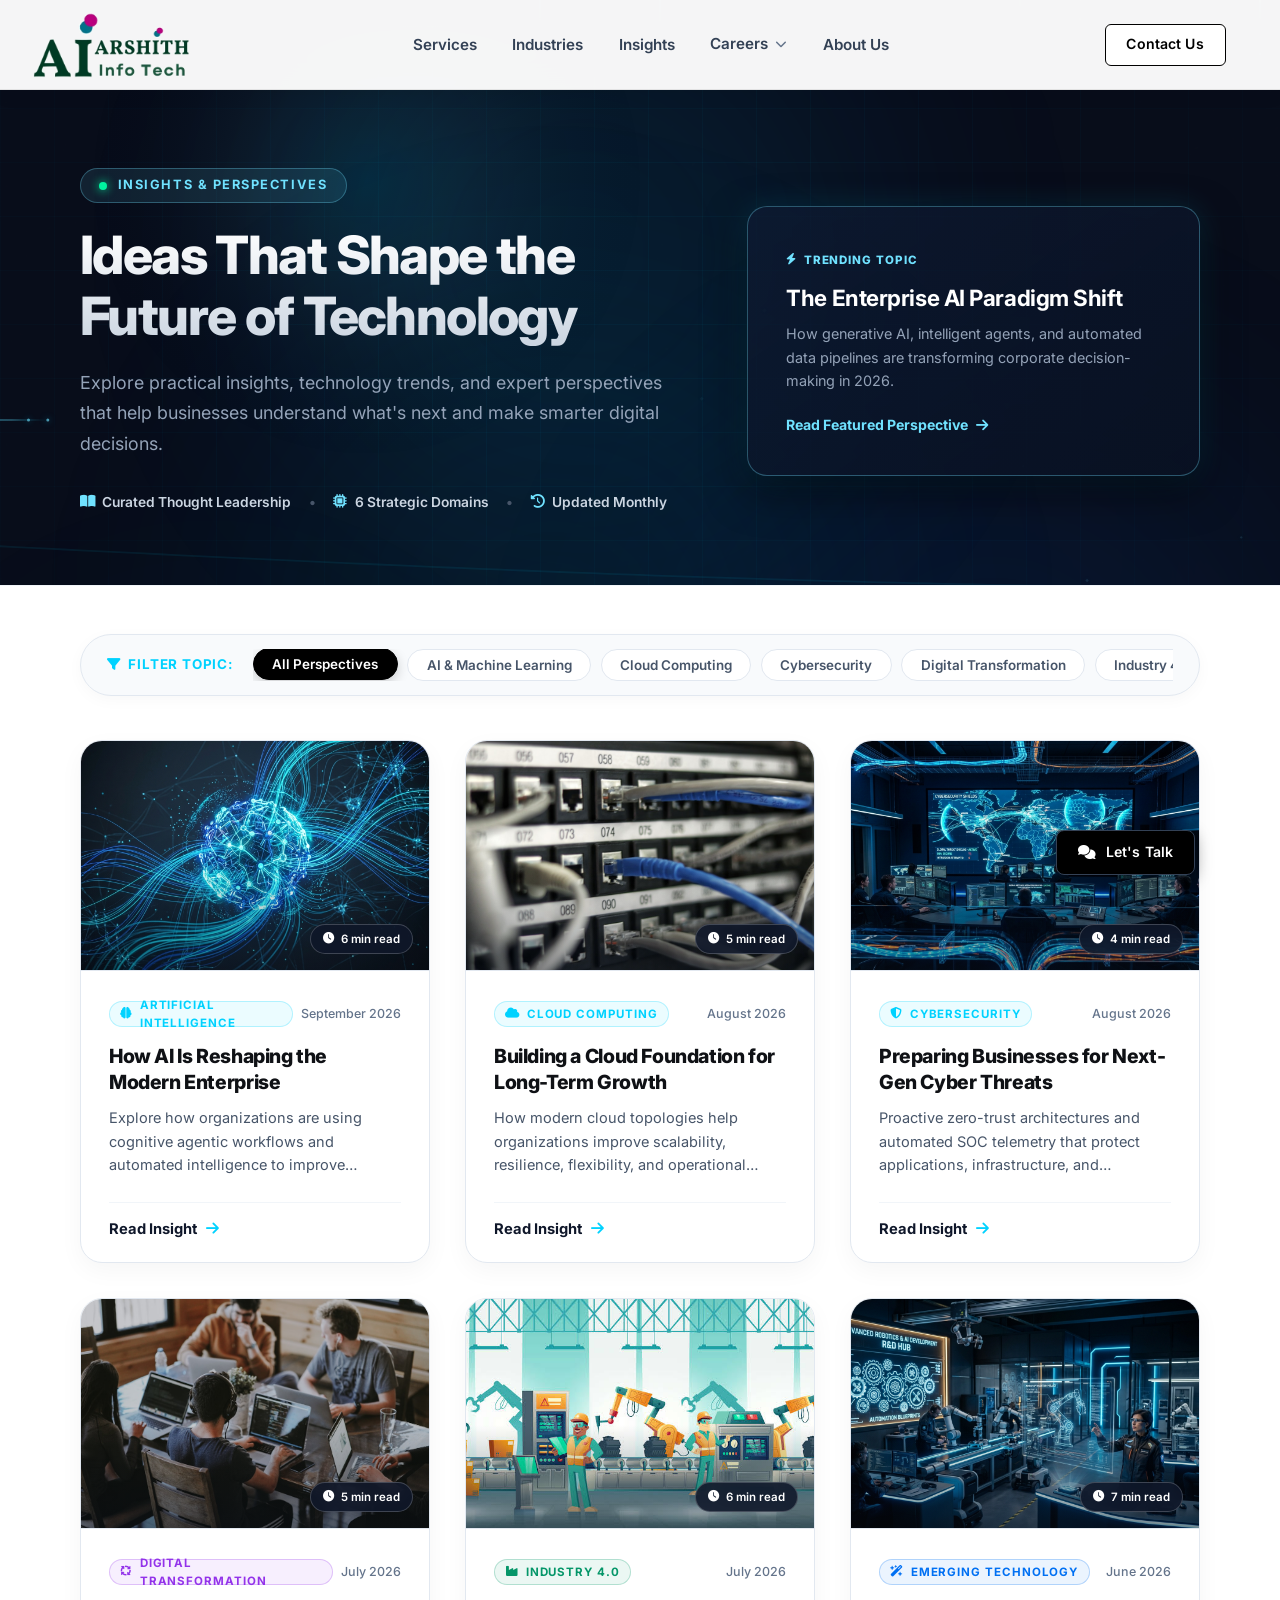
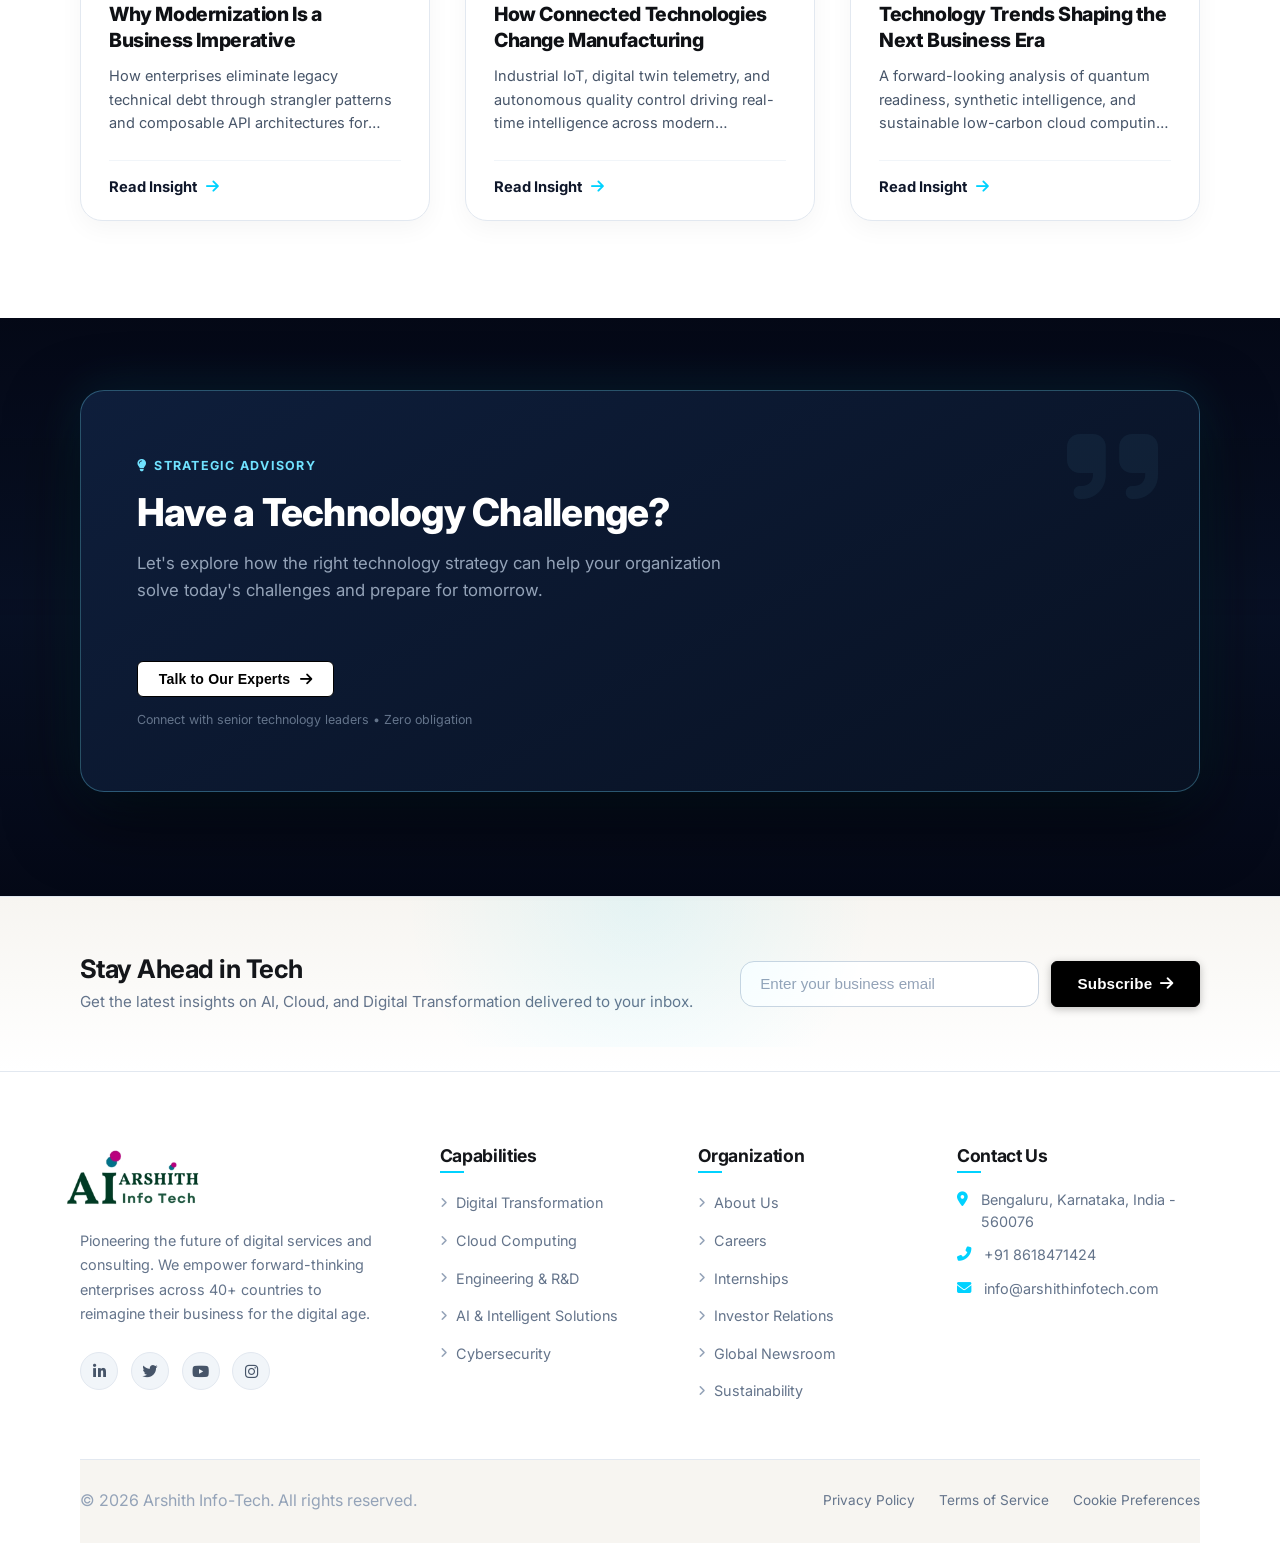
<file: insights.html>
<!DOCTYPE html>
<html lang="en">

<head>
  <meta charset="UTF-8">
  <meta name="viewport" content="width=device-width, initial-scale=1.0">
  <title>Insights &amp; Perspectives | Arshith Info-Tech - Ideas That Shape the Future of Technology</title>
  <meta name="description"
    content="Explore practical insights, technology trends, and expert perspectives that help businesses understand what's next and make smarter digital decisions in AI, Cloud, Cybersecurity, and Industry 4.0." />

  <!-- Google Fonts -->
  <link rel="preconnect" href="https://fonts.googleapis.com">
  <link rel="preconnect" href="https://fonts.gstatic.com" crossorigin>
  <link href="https://fonts.googleapis.com/css2?family=Inter:wght@400;500;600;700;800;900&family=Outfit:wght@400;500;600;700;800;900&display=swap" rel="stylesheet">
  <!-- FontAwesome -->
  <link rel="stylesheet" href="https://cdnjs.cloudflare.com/ajax/libs/font-awesome/6.4.0/css/all.min.css">
  <!-- Custom CSS -->
  <link rel="stylesheet" href="css/style.css?v=20260917_v8_industries_perfect">
  <link rel="stylesheet" href="footer-premium.css?v=20260917_v8_industries_perfect">
</head>

<body class="theme-page-cyber-blue page-insights">

  <!-- Global Animated Background (Interactive Constellation Canvas + Ambient Aurora Glow) -->
  <div class="global-aurora-bg">
    <div class="aurora-orb aurora-orb-1"></div>
    <div class="aurora-orb aurora-orb-2"></div>
    <div class="aurora-orb aurora-orb-3"></div>
    <div class="aurora-orb aurora-orb-4"></div>
  </div>
  <canvas id="globalParticlesCanvas"></canvas>

  <!-- Navbar (Exact Same Header Component) -->
  <nav class="navbar">
    <div class="container">
      <a href="index.html" class="logo">
        <img src="assets/images/logo-official.png" alt="Arshith Info-Tech" class="logo-img">
      </a>
      <ul class="nav-links">
        <div class="drawer-header">
          <button class="drawer-close" aria-label="Close menu"><i class="fas fa-times"></i></button>
        </div>
        <li><a href="services.html"><i class="fas fa-laptop-code"></i> Services</a></li>
        <li><a href="industries.html"><i class="fas fa-layer-group"></i> Industries</a></li>
        <li><a href="insights.html" class="active"><i class="fas fa-newspaper"></i> Insights</a></li>
        
        <!-- Careers Dropdown Navigation Item -->
        <li class="nav-item-dropdown">
          <a href="javascript:void(0)" class="dropdown-trigger" aria-haspopup="true" aria-expanded="false">
            <i class="fas fa-briefcase"></i> Careers <i class="fas fa-chevron-down nav-dropdown-arrow"></i>
          </a>
          <ul class="nav-dropdown-menu">
            <li>
              <a href="careers.html" class="nav-dropdown-link">
                <span class="dropdown-link-icon"><i class="fas fa-user-tie"></i></span>
                <div class="dropdown-link-text">
                  <strong>Full-Time Careers</strong>
                  <small>Experienced &amp; Early Career Openings</small>
                </div>
              </a>
            </li>
            <li>
              <a href="internships.html" class="nav-dropdown-link">
                <span class="dropdown-link-icon"><i class="fas fa-graduation-cap"></i></span>
                <div class="dropdown-link-text">
                  <strong>Internships 2026</strong>
                  <small>Students &amp; Graduate Programs</small>
                </div>
              </a>
            </li>
          </ul>
        </li>

        <li><a href="about-infotech.html"><i class="fas fa-building"></i> About Us</a></li>
        <li class="drawer-cta-item"><a href="javascript:void(0)" class="btn btn-primary drawer-cta-btn" aria-haspopup="dialog"><i class="fas fa-paper-plane"></i> Contact Us</a></li>
      </ul>
      <a href="javascript:void(0)" class="btn btn-primary nav-cta" aria-haspopup="dialog">Contact Us</a>
      <div class="menu-toggle" aria-label="Open Navigation Menu">
        <i class="fas fa-bars"></i>
      </div>
    </div>
  </nav>

  <!-- Mobile Menu Overlay -->
  <div id="menuOverlay"></div>

  <!-- ===================================================
       1. INSIGHTS EDITORIAL HERO SECTION
       =================================================== -->
  <header class="insights-hero-section">
    <div class="container">
      <div class="insights-hero-layout">
        
        <!-- Editorial Header Meta & Headline -->
        <div class="insights-hero-main reveal-left">
          <div class="insights-editorial-badge">
            <span class="editorial-pulse"></span>
            <span>INSIGHTS &amp; PERSPECTIVES</span>
          </div>

          <h1 class="insights-hero-title">
            Ideas That Shape the Future of Technology
          </h1>

          <p class="insights-hero-lead">
            Explore practical insights, technology trends, and expert perspectives that help businesses understand what's next and make smarter digital decisions.
          </p>

          <div class="insights-meta-strip">
            <div class="meta-item">
              <i class="fas fa-book-open"></i>
              <span>Curated Thought Leadership</span>
            </div>
            <div class="meta-separator">•</div>
            <div class="meta-item">
              <i class="fas fa-microchip"></i>
              <span>6 Strategic Domains</span>
            </div>
            <div class="meta-separator">•</div>
            <div class="meta-item">
              <i class="fas fa-clock-rotate-left"></i>
              <span>Updated Monthly</span>
            </div>
          </div>
        </div>

        <!-- Editorial Spotlight Teaser Card (Asymmetric Right) -->
        <div class="insights-hero-side reveal-right">
          <div class="spotlight-teaser-card" data-open-insight-modal="ai">
            <div class="spotlight-badge"><i class="fas fa-bolt"></i> TRENDING TOPIC</div>
            <h3 class="spotlight-title">The Enterprise AI Paradigm Shift</h3>
            <p class="spotlight-summary">How generative AI, intelligent agents, and automated data pipelines are transforming corporate decision-making in 2026.</p>
            <div class="spotlight-action">
              <span>Read Featured Perspective</span>
              <i class="fas fa-arrow-right"></i>
            </div>
          </div>
        </div>

      </div>
    </div>
  </header>

  <!-- ===================================================
       2. MINIMAL ELEGANT CATEGORY FILTER BAR
       =================================================== -->
  <section class="insights-filter-section">
    <div class="container">
      <div class="insights-filter-bar" id="insightsFilterBar">
        <span class="filter-label"><i class="fas fa-filter"></i> Filter Topic:</span>
        <div class="filter-pills-scroll">
          <button type="button" class="filter-pill active" data-filter="all">All Perspectives</button>
          <button type="button" class="filter-pill" data-filter="ai">AI &amp; Machine Learning</button>
          <button type="button" class="filter-pill" data-filter="cloud">Cloud Computing</button>
          <button type="button" class="filter-pill" data-filter="cybersecurity">Cybersecurity</button>
          <button type="button" class="filter-pill" data-filter="digital-transformation">Digital Transformation</button>
          <button type="button" class="filter-pill" data-filter="industry-40">Industry 4.0</button>
          <button type="button" class="filter-pill" data-filter="emerging-tech">Emerging Technology</button>
        </div>
      </div>
    </div>
  </section>

  <!-- ===================================================
       3. EDITORIAL ARTICLES SHOWCASE (Uniform Professional Grid)
       =================================================== -->
  <main class="insights-magazine-wrapper">
    <div class="container">
      <div class="insights-uniform-grid">

        <!-- Topic 1: Artificial Intelligence -->
        <article class="insight-article-card reveal-up" data-category="ai">
          <div class="card-inner-uniform">
            <div class="insight-img-frame">
              <img src="assets/images/ai-enterprise.png" alt="How AI Is Reshaping the Modern Enterprise" class="insight-media-img" loading="lazy">
              <div class="insight-media-overlay"></div>
              <span class="reading-time-pill"><i class="fas fa-clock"></i> 6 min read</span>
            </div>
            <div class="card-content-body">
              <div class="article-meta-header">
                <span class="article-category-tag cat-ai">
                  <i class="fas fa-brain"></i> ARTIFICIAL INTELLIGENCE
                </span>
                <span class="article-pub-date">September 2026</span>
              </div>
              <h3 class="article-title">How AI Is Reshaping the Modern Enterprise</h3>
              <p class="article-summary">
                Explore how organizations are using cognitive agentic workflows and automated intelligence to improve decisions and operational scale.
              </p>
              <div class="article-card-bottom">
                <button type="button" class="btn-read-inline" data-open-insight-modal="ai">
                  <span>Read Insight</span>
                  <i class="fas fa-arrow-right"></i>
                </button>
              </div>
            </div>
          </div>
        </article>

        <!-- Topic 2: Cloud Computing -->
        <article class="insight-article-card reveal-up" data-category="cloud">
          <div class="card-inner-uniform">
            <div class="insight-img-frame">
              <img src="assets/images/cloud-computing.jpg" alt="Building a Cloud Foundation for Long-Term Growth" class="insight-media-img" loading="lazy">
              <div class="insight-media-overlay"></div>
              <span class="reading-time-pill"><i class="fas fa-clock"></i> 5 min read</span>
            </div>
            <div class="card-content-body">
              <div class="article-meta-header">
                <span class="article-category-tag cat-cloud">
                  <i class="fas fa-cloud"></i> CLOUD COMPUTING
                </span>
                <span class="article-pub-date">August 2026</span>
              </div>
              <h3 class="article-title">Building a Cloud Foundation for Long-Term Growth</h3>
              <p class="article-summary">
                How modern cloud topologies help organizations improve scalability, resilience, flexibility, and operational efficiency across distributed systems.
              </p>
              <div class="article-card-bottom">
                <button type="button" class="btn-read-inline" data-open-insight-modal="cloud">
                  <span>Read Insight</span>
                  <i class="fas fa-arrow-right"></i>
                </button>
              </div>
            </div>
          </div>
        </article>

        <!-- Topic 3: Cybersecurity -->
        <article class="insight-article-card reveal-up" data-category="cybersecurity">
          <div class="card-inner-uniform">
            <div class="insight-img-frame">
              <img src="assets/images/cybersecurity-insight.jpg" alt="Preparing Businesses for Next-Gen Cyber Threats" class="insight-media-img" loading="lazy">
              <div class="insight-media-overlay"></div>
              <span class="reading-time-pill"><i class="fas fa-clock"></i> 4 min read</span>
            </div>
            <div class="card-content-body">
              <div class="article-meta-header">
                <span class="article-category-tag cat-cybersecurity">
                  <i class="fas fa-shield-halved"></i> CYBERSECURITY
                </span>
                <span class="article-pub-date">August 2026</span>
              </div>
              <h3 class="article-title">Preparing Businesses for Next-Gen Cyber Threats</h3>
              <p class="article-summary">
                Proactive zero-trust architectures and automated SOC telemetry that protect applications, infrastructure, and distributed enterprise data.
              </p>
              <div class="article-card-bottom">
                <button type="button" class="btn-read-inline" data-open-insight-modal="cybersecurity">
                  <span>Read Insight</span>
                  <i class="fas fa-arrow-right"></i>
                </button>
              </div>
            </div>
          </div>
        </article>

        <!-- Topic 4: Digital Transformation -->
        <article class="insight-article-card reveal-up" data-category="digital-transformation">
          <div class="card-inner-uniform">
            <div class="insight-img-frame">
              <img src="assets/images/digital-transformation.jpg" alt="Why Modernization Is a Business Imperative" class="insight-media-img" loading="lazy">
              <div class="insight-media-overlay"></div>
              <span class="reading-time-pill"><i class="fas fa-clock"></i> 5 min read</span>
            </div>
            <div class="card-content-body">
              <div class="article-meta-header">
                <span class="article-category-tag cat-transformation">
                  <i class="fas fa-arrows-spin"></i> DIGITAL TRANSFORMATION
                </span>
                <span class="article-pub-date">July 2026</span>
              </div>
              <h3 class="article-title">Why Modernization Is a Business Imperative</h3>
              <p class="article-summary">
                How enterprises eliminate legacy technical debt through strangler patterns and composable API architectures for sustained agility.
              </p>
              <div class="article-card-bottom">
                <button type="button" class="btn-read-inline" data-open-insight-modal="modernization">
                  <span>Read Insight</span>
                  <i class="fas fa-arrow-right"></i>
                </button>
              </div>
            </div>
          </div>
        </article>

        <!-- Topic 5: Industry 4.0 -->
        <article class="insight-article-card reveal-up" data-category="industry-40">
          <div class="card-inner-uniform">
            <div class="insight-img-frame">
              <img src="assets/images/smart-manufacturing.png" alt="How Connected Technologies Change Manufacturing" class="insight-media-img" loading="lazy">
              <div class="insight-media-overlay"></div>
              <span class="reading-time-pill"><i class="fas fa-clock"></i> 6 min read</span>
            </div>
            <div class="card-content-body">
              <div class="article-meta-header">
                <span class="article-category-tag cat-industry">
                  <i class="fas fa-industry"></i> INDUSTRY 4.0
                </span>
                <span class="article-pub-date">July 2026</span>
              </div>
              <h3 class="article-title">How Connected Technologies Change Manufacturing</h3>
              <p class="article-summary">
                Industrial IoT, digital twin telemetry, and autonomous quality control driving real-time intelligence across modern shopfloors.
              </p>
              <div class="article-card-bottom">
                <button type="button" class="btn-read-inline" data-open-insight-modal="industry40">
                  <span>Read Insight</span>
                  <i class="fas fa-arrow-right"></i>
                </button>
              </div>
            </div>
          </div>
        </article>

        <!-- Topic 6: Emerging Technology -->
        <article class="insight-article-card reveal-up" data-category="emerging-tech">
          <div class="card-inner-uniform">
            <div class="insight-img-frame">
              <img src="assets/images/emerging-tech.jpg" alt="Technology Trends Shaping the Next Business Era" class="insight-media-img" loading="lazy">
              <div class="insight-media-overlay"></div>
              <span class="reading-time-pill"><i class="fas fa-clock"></i> 7 min read</span>
            </div>
            <div class="card-content-body">
              <div class="article-meta-header">
                <span class="article-category-tag cat-emerging">
                  <i class="fas fa-wand-magic-sparkles"></i> EMERGING TECHNOLOGY
                </span>
                <span class="article-pub-date">June 2026</span>
              </div>
              <h3 class="article-title">Technology Trends Shaping the Next Business Era</h3>
              <p class="article-summary">
                A forward-looking analysis of quantum readiness, synthetic intelligence, and sustainable low-carbon cloud computing models.
              </p>
              <div class="article-card-bottom">
                <button type="button" class="btn-read-inline" data-open-insight-modal="emerging">
                  <span>Read Insight</span>
                  <i class="fas fa-arrow-right"></i>
                </button>
              </div>
            </div>
          </div>
        </article>

      </div>
    </div>
  </main>

  <!-- ===================================================
       4. INSIGHTS EDITORIAL CALL TO ACTION
       =================================================== -->
  <section class="insights-cta-section section-padding">
    <div class="container">
      <div class="insights-cta-box reveal-scale">
        <div class="cta-editorial-quote-mark">
          <i class="fas fa-quote-right"></i>
        </div>
        
        <div class="insights-cta-layout">
          <div class="cta-text-side">
            <span class="cta-kicker"><i class="fas fa-lightbulb"></i> STRATEGIC ADVISORY</span>
            <h2 class="insights-cta-heading">Have a Technology Challenge?</h2>
            <p class="insights-cta-desc">
              Let's explore how the right technology strategy can help your organization solve today's challenges and prepare for tomorrow.
            </p>
          </div>

          <div class="cta-action-side">
            <button type="button" class="btn btn-primary btn-cta-insights nav-cta" aria-haspopup="dialog">
              <span>Talk to Our Experts</span>
              <i class="fas fa-arrow-right"></i>
            </button>
            <span class="cta-sub-note">Connect with senior technology leaders &bull; Zero obligation</span>
          </div>
        </div>
      </div>
    </div>
  </section>

  <!-- ===================================================
       5. 6 INDIVIDUAL ARTICLE DETAIL POPUP MODALS
       =================================================== -->

  <!-- Modal 1: Artificial Intelligence Detailed View -->
  <div id="modal-insight-ai" class="insight-detail-modal" role="dialog" aria-modal="true" aria-labelledby="modalTitle-insight-ai">
    <div class="modal-box insight-modal-box">
      <button class="modal-close insight-modal-close" aria-label="Close modal"><i class="fas fa-times"></i></button>
      
      <div class="insight-modal-header">
        <div class="insight-modal-category cat-ai">
          <i class="fas fa-brain"></i> ARTIFICIAL INTELLIGENCE
        </div>
        <h2 id="modalTitle-insight-ai" class="insight-modal-title">How AI Is Reshaping the Modern Enterprise</h2>
        <div class="insight-modal-byline">
          <span><i class="fas fa-calendar-alt"></i> September 2026</span>
          <span>&bull;</span>
          <span><i class="fas fa-clock"></i> 6 min read</span>
          <span>&bull;</span>
          <span><i class="fas fa-user-tie"></i> Arshith AI Practice</span>
        </div>
      </div>

      <div class="insight-modal-body">
        <div class="insight-modal-hero-img">
          <img src="assets/images/ai-enterprise.png" alt="AI Enterprise Visualization" class="modal-article-img">
        </div>

        <div class="insight-editorial-content">
          <p class="lead-paragraph">
            Artificial intelligence has rapidly transitioned from an experimental research sandbox into a core operational backbone for modern enterprise strategy. Organizations that master AI integration are outpacing competitors in agility, customer responsiveness, and operational efficiency.
          </p>

          <h3>Moving from Reactive Automation to Agentic Intelligence</h3>
          <p>
            Traditional robotic process automation (RPA) was limited to rigid, rule-based workflows. Today, autonomous multi-agent AI ecosystems are equipped with reasoning capabilities, understanding unstructured context across supply chains, financial transactions, and customer inquiries.
          </p>

          <div class="insight-key-takeaways-box">
            <h4><i class="fas fa-bookmark"></i> Key Strategic Takeaways:</h4>
            <ul>
              <li><strong>Agentic Workflows:</strong> AI systems now coordinate multi-step complex enterprise processes autonomously.</li>
              <li><strong>Domain Fine-Tuning:</strong> Enterprise value is unlocked by training specialized models on proprietary internal knowledge bases.</li>
              <li><strong>Ethical Governance &amp; Security:</strong> Strict guardrails, data privacy safeguards, and transparent model auditability are essential.</li>
            </ul>
          </div>

          <h3>Driving Measurable ROI Through Applied AI</h3>
          <p>
            The most successful enterprise adopters focus on high-impact vertical use cases: predictive inventory replenishment, automated contract intelligence, real-time cyber defense correlation, and hyper-personalized consumer recommendation engines.
          </p>
        </div>
      </div>

      <div class="insight-modal-footer">
        <button type="button" class="btn btn-outline insight-modal-close">
          <i class="fas fa-arrow-left"></i> Back to Insights
        </button>
        <button type="button" class="btn btn-primary nav-cta" aria-haspopup="dialog">
          <span>Discuss This Perspective</span>
          <i class="fas fa-arrow-right"></i>
        </button>
      </div>
    </div>
  </div>

  <!-- Modal 2: Cloud Computing Detailed View -->
  <div id="modal-insight-cloud" class="insight-detail-modal" role="dialog" aria-modal="true" aria-labelledby="modalTitle-insight-cloud">
    <div class="modal-box insight-modal-box">
      <button class="modal-close insight-modal-close" aria-label="Close modal"><i class="fas fa-times"></i></button>
      
      <div class="insight-modal-header">
        <div class="insight-modal-category cat-cloud">
          <i class="fas fa-cloud"></i> CLOUD COMPUTING
        </div>
        <h2 id="modalTitle-insight-cloud" class="insight-modal-title">Building a Cloud Foundation for Long-Term Growth</h2>
        <div class="insight-modal-byline">
          <span><i class="fas fa-calendar-alt"></i> August 2026</span>
          <span>&bull;</span>
          <span><i class="fas fa-clock"></i> 5 min read</span>
          <span>&bull;</span>
          <span><i class="fas fa-user-tie"></i> Arshith Cloud Architecture Team</span>
        </div>
      </div>

      <div class="insight-modal-body">
        <div class="insight-modal-hero-img">
          <img src="assets/images/cloud-computing.jpg" alt="Cloud Foundation Visualization" class="modal-article-img">
        </div>

        <div class="insight-editorial-content">
          <p class="lead-paragraph">
            A resilient cloud strategy is no longer just about hosting infrastructure offsite; it is the fundamental platform that dictates how quickly a modern enterprise can build, deploy, and scale digital products.
          </p>

          <h3>Overcoming Multi-Cloud Complexity and FinOps</h3>
          <p>
            As enterprises embrace hybrid and multi-cloud topologies, operational complexity can escalate. Implementing mature Infrastructure as Code (IaC), GitOps pipelines, and active FinOps governance ensures predictable costs and automated elasticity during peak workloads.
          </p>

          <div class="insight-key-takeaways-box">
            <h4><i class="fas fa-bookmark"></i> Key Strategic Takeaways:</h4>
            <ul>
              <li><strong>Cloud-Native Modularity:</strong> Decouple monolithic systems into microservices and containerized Kubernetes clusters.</li>
              <li><strong>FinOps Observability:</strong> Continuous telemetry tracking to prevent cloud sprawl and optimize resource expenditure.</li>
              <li><strong>Disaster Resilience:</strong> Active-active multi-region failover protocols ensuring near-zero recovery time objectives (RTO).</li>
            </ul>
          </div>

          <h3>Accelerating Developer Velocity</h3>
          <p>
            Standardized developer platforms built on scalable cloud primitives empower engineering squads to release features in hours rather than months, creating sustained competitive momentum.
          </p>
        </div>
      </div>

      <div class="insight-modal-footer">
        <button type="button" class="btn btn-outline insight-modal-close">
          <i class="fas fa-arrow-left"></i> Back to Insights
        </button>
        <button type="button" class="btn btn-primary nav-cta" aria-haspopup="dialog">
          <span>Discuss This Perspective</span>
          <i class="fas fa-arrow-right"></i>
        </button>
      </div>
    </div>
  </div>

  <!-- Modal 3: Cybersecurity Detailed View -->
  <div id="modal-insight-cybersecurity" class="insight-detail-modal" role="dialog" aria-modal="true" aria-labelledby="modalTitle-insight-sec">
    <div class="modal-box insight-modal-box">
      <button class="modal-close insight-modal-close" aria-label="Close modal"><i class="fas fa-times"></i></button>
      
      <div class="insight-modal-header">
        <div class="insight-modal-category cat-cybersecurity">
          <i class="fas fa-shield-halved"></i> CYBERSECURITY
        </div>
        <h2 id="modalTitle-insight-sec" class="insight-modal-title">Preparing Businesses for the Next Generation of Cyber Threats</h2>
        <div class="insight-modal-byline">
          <span><i class="fas fa-calendar-alt"></i> August 2026</span>
          <span>&bull;</span>
          <span><i class="fas fa-clock"></i> 4 min read</span>
          <span>&bull;</span>
          <span><i class="fas fa-user-tie"></i> Arshith Cybersecurity Research</span>
        </div>
      </div>

      <div class="insight-modal-body">
        <div class="insight-modal-hero-img">
          <img src="assets/images/cybersecurity-insight.jpg" alt="Cybersecurity Visualization" class="modal-article-img">
        </div>

        <div class="insight-editorial-content">
          <p class="lead-paragraph">
            The perimeter is dead. With distributed workforces, edge devices, and ubiquitous cloud APIs, enterprise defense requires an uncompromising Zero-Trust architecture backed by automated threat hunting.
          </p>

          <h3>Continuous Verification in a Hyper-Connected World</h3>
          <p>
            Zero-Trust mandates: never trust, always verify. Every request—whether originating from inside or outside the network—is authenticated, authorized, and dynamically evaluated based on risk signals.
          </p>

          <div class="insight-key-takeaways-box">
            <h4><i class="fas fa-bookmark"></i> Key Strategic Takeaways:</h4>
            <ul>
              <li><strong>Identity-Centric Defense:</strong> Modern IAM with context-aware biometric authentication and least-privilege access.</li>
              <li><strong>AI-Driven SOC Telemetry:</strong> Automate SIEM/SOAR incident response to isolate lateral malware propagation in seconds.</li>
              <li><strong>Supply Chain Verification:</strong> Continuous vulnerability scanning across third-party open source packages and vendor APIs.</li>
            </ul>
          </div>

          <h3>Building Cyber Resilience as a Boardroom Priority</h3>
          <p>
            Security is no longer merely an IT concern; it is a prerequisite for customer trust, regulatory compliance, and business continuity.
          </p>
        </div>
      </div>

      <div class="insight-modal-footer">
        <button type="button" class="btn btn-outline insight-modal-close">
          <i class="fas fa-arrow-left"></i> Back to Insights
        </button>
        <button type="button" class="btn btn-primary nav-cta" aria-haspopup="dialog">
          <span>Discuss This Perspective</span>
          <i class="fas fa-arrow-right"></i>
        </button>
      </div>
    </div>
  </div>

  <!-- Modal 4: Digital Transformation Detailed View -->
  <div id="modal-insight-modernization" class="insight-detail-modal" role="dialog" aria-modal="true" aria-labelledby="modalTitle-insight-dt">
    <div class="modal-box insight-modal-box">
      <button class="modal-close insight-modal-close" aria-label="Close modal"><i class="fas fa-times"></i></button>
      
      <div class="insight-modal-header">
        <div class="insight-modal-category cat-transformation">
          <i class="fas fa-arrows-spin"></i> DIGITAL TRANSFORMATION
        </div>
        <h2 id="modalTitle-insight-dt" class="insight-modal-title">Why Modernization Is Becoming a Business Imperative</h2>
        <div class="insight-modal-byline">
          <span><i class="fas fa-calendar-alt"></i> July 2026</span>
          <span>&bull;</span>
          <span><i class="fas fa-clock"></i> 5 min read</span>
          <span>&bull;</span>
          <span><i class="fas fa-user-tie"></i> Arshith Enterprise Consulting</span>
        </div>
      </div>

      <div class="insight-modal-body">
        <div class="insight-modal-hero-img">
          <img src="assets/images/digital-transformation.jpg" alt="Digital Transformation Visualization" class="modal-article-img">
        </div>

        <div class="insight-editorial-content">
          <p class="lead-paragraph">
            Legacy technical debt is the single greatest bottleneck to innovation. Modernizing legacy systems is no longer a technology upgrade project—it is a critical business imperative for market survival.
          </p>

          <h3>De-risking Legacy Modernization with Strangler Patterns</h3>
          <p>
            Replacing monolithic mainframes all at once carries immense operational risk. Incremental modernization via API facades and event-driven microservices allows enterprises to modernize mission-critical systems without operational disruptions.
          </p>

          <div class="insight-key-takeaways-box">
            <h4><i class="fas fa-bookmark"></i> Key Strategic Takeaways:</h4>
            <ul>
              <li><strong>Continuous Modernization:</strong> Shift from big-bang redesigns to continuous iterative software evolution.</li>
              <li><strong>Composable Architecture:</strong> Reusable API-driven business capabilities that can be recombined as markets evolve.</li>
              <li><strong>Culture &amp; Operating Model:</strong> Empower cross-functional product squads with end-to-end operational ownership.</li>
            </ul>
          </div>

          <h3>Unlocking Data Trapped in Silos</h3>
          <p>
            Transforming legacy databases into modern streaming data pipelines unlocks actionable business intelligence for front-line decision makers.
          </p>
        </div>
      </div>

      <div class="insight-modal-footer">
        <button type="button" class="btn btn-outline insight-modal-close">
          <i class="fas fa-arrow-left"></i> Back to Insights
        </button>
        <button type="button" class="btn btn-primary nav-cta" aria-haspopup="dialog">
          <span>Discuss This Perspective</span>
          <i class="fas fa-arrow-right"></i>
        </button>
      </div>
    </div>
  </div>

  <!-- Modal 5: Industry 4.0 Detailed View -->
  <div id="modal-insight-industry40" class="insight-detail-modal" role="dialog" aria-modal="true" aria-labelledby="modalTitle-insight-i40">
    <div class="modal-box insight-modal-box">
      <button class="modal-close insight-modal-close" aria-label="Close modal"><i class="fas fa-times"></i></button>
      
      <div class="insight-modal-header">
        <div class="insight-modal-category cat-industry">
          <i class="fas fa-industry"></i> INDUSTRY 4.0
        </div>
        <h2 id="modalTitle-insight-i40" class="insight-modal-title">How Connected Technologies Are Changing Manufacturing</h2>
        <div class="insight-modal-byline">
          <span><i class="fas fa-calendar-alt"></i> July 2026</span>
          <span>&bull;</span>
          <span><i class="fas fa-clock"></i> 6 min read</span>
          <span>&bull;</span>
          <span><i class="fas fa-user-tie"></i> Arshith Smart Factory Lab</span>
        </div>
      </div>

      <div class="insight-modal-body">
        <div class="insight-modal-hero-img">
          <img src="assets/images/smart-manufacturing.png" alt="Smart Manufacturing Visualization" class="modal-article-img">
        </div>

        <div class="insight-editorial-content">
          <p class="lead-paragraph">
            The convergence of Industrial IoT (IIoT), edge compute, computer vision, and digital twins is giving rise to autonomous manufacturing facilities capable of self-optimization and self-healing.
          </p>

          <h3>Real-Time Shopfloor Visibility and Digital Twins</h3>
          <p>
            By mapping physical production lines to virtual digital twins in real time, industrial leaders can run predictive stress simulations, balance production loads, and eliminate bottlenecks before they occur.
          </p>

          <div class="insight-key-takeaways-box">
            <h4><i class="fas fa-bookmark"></i> Key Strategic Takeaways:</h4>
            <ul>
              <li><strong>Zero Unplanned Downtime:</strong> AI acoustic and vibration telemetry predicting mechanical failure weeks ahead.</li>
              <li><strong>Automated Quality Assurance:</strong> High-speed optical computer vision inspecting micrometer deviations at line speed.</li>
              <li><strong>End-to-End Traceability:</strong> Immutable audit trails tracking component provenance from supplier to finished product.</li>
            </ul>
          </div>

          <h3>Empowering the Connected Industrial Worker</h3>
          <p>
            Augmented reality interfaces and mobile telemetry dashboards provide factory operators with immediate, actionable machine health diagnostics.
          </p>
        </div>
      </div>

      <div class="insight-modal-footer">
        <button type="button" class="btn btn-outline insight-modal-close">
          <i class="fas fa-arrow-left"></i> Back to Insights
        </button>
        <button type="button" class="btn btn-primary nav-cta" aria-haspopup="dialog">
          <span>Discuss This Perspective</span>
          <i class="fas fa-arrow-right"></i>
        </button>
      </div>
    </div>
  </div>

  <!-- Modal 6: Emerging Technology Detailed View -->
  <div id="modal-insight-emerging" class="insight-detail-modal" role="dialog" aria-modal="true" aria-labelledby="modalTitle-insight-em">
    <div class="modal-box insight-modal-box">
      <button class="modal-close insight-modal-close" aria-label="Close modal"><i class="fas fa-times"></i></button>
      
      <div class="insight-modal-header">
        <div class="insight-modal-category cat-emerging">
          <i class="fas fa-wand-magic-sparkles"></i> EMERGING TECHNOLOGY
        </div>
        <h2 id="modalTitle-insight-em" class="insight-modal-title">Technology Trends That Will Shape the Next Business Era</h2>
        <div class="insight-modal-byline">
          <span><i class="fas fa-calendar-alt"></i> June 2026</span>
          <span>&bull;</span>
          <span><i class="fas fa-clock"></i> 7 min read</span>
          <span>&bull;</span>
          <span><i class="fas fa-user-tie"></i> Arshith R&amp;D Research Council</span>
        </div>
      </div>

      <div class="insight-modal-body">
        <div class="insight-modal-hero-img">
          <img src="assets/images/emerging-tech.jpg" alt="Emerging Technology Visualization" class="modal-article-img">
        </div>

        <div class="insight-editorial-content">
          <p class="lead-paragraph">
            The next era of computing is taking shape at the intersection of spatial interfaces, quantum algorithms, synthetic intelligence, and sustainable green cloud infrastructure.
          </p>

          <h3>Preparing the Architecture for Quantum and Neuromorphic Compute</h3>
          <p>
            While full quantum commercialization is emerging, forward-thinking organizations are already deploying post-quantum cryptographic standards to safeguard sensitive data against future decryption vectors.
          </p>

          <div class="insight-key-takeaways-box">
            <h4><i class="fas fa-bookmark"></i> Key Strategic Takeaways:</h4>
            <ul>
              <li><strong>Autonomous Software Engineering:</strong> AI coding copilots and synthetic testing platforms multiplying team throughput.</li>
              <li><strong>Post-Quantum Cryptography:</strong> Proactive transition to quantum-resistant encryption algorithms today.</li>
              <li><strong>Sustainable Tech Engineering:</strong> Low-carbon software architecture and carbon-aware workload scheduling.</li>
            </ul>
          </div>

          <h3>Designing for Agility in an Accelerating World</h3>
          <p>
            Building modular, experimentation-friendly digital architectures allows modern organizations to adopt emerging technologies quickly without rewriting foundational systems.
          </p>
        </div>
      </div>

      <div class="insight-modal-footer">
        <button type="button" class="btn btn-outline insight-modal-close">
          <i class="fas fa-arrow-left"></i> Back to Insights
        </button>
        <button type="button" class="btn btn-primary nav-cta" aria-haspopup="dialog">
          <span>Discuss This Perspective</span>
          <i class="fas fa-arrow-right"></i>
        </button>
      </div>
    </div>
  </div>

  <!-- ===================================================
       6. GLOBAL PREMIUM FOOTER (Exact Same White Theme)
       =================================================== -->
  <footer class="footer">
    <div class="footer-newsletter">
      <div class="container">
        <div class="newsletter-content">
          <div class="newsletter-text">
            <h3>Stay Ahead in Tech</h3>
            <p>Get the latest insights on AI, Cloud, and Digital Transformation delivered to your inbox.</p>
          </div>
          <form class="newsletter-form">
            <input type="email" placeholder="Enter your business email" required>
            <button type="submit" class="btn btn-primary">Subscribe <i class="fas fa-arrow-right"></i></button>
          </form>
        </div>
      </div>
    </div>

    <div class="container">
      <div class="footer-grid">
        <div class="footer-brand">
          <a href="index.html" class="logo footer-logo">
            <img src="assets/images/logo-official.png" alt="Arshith Info-Tech" class="logo-img">
          </a>
          <p class="footer-about">Pioneering the future of digital services and consulting. We empower forward-thinking enterprises across 40+ countries to reimagine their business for the digital age.</p>
          <div class="social-links">
            <a href="#" aria-label="LinkedIn" class="social-icon"><i class="fab fa-linkedin-in"></i></a>
            <a href="#" aria-label="Twitter" class="social-icon"><i class="fab fa-twitter"></i></a>
            <a href="#" aria-label="YouTube" class="social-icon"><i class="fab fa-youtube"></i></a>
            <a href="#" aria-label="Instagram" class="social-icon"><i class="fab fa-instagram"></i></a>
          </div>
        </div>
        <div class="footer-links">
          <h4>Capabilities</h4>
          <ul>
            <li><a href="services.html#digital-transformation"><i class="fas fa-angle-right"></i> Digital Transformation</a></li>
            <li><a href="services.html#cloud-computing"><i class="fas fa-angle-right"></i> Cloud Computing</a></li>
            <li><a href="services.html#engineering-rd"><i class="fas fa-angle-right"></i> Engineering &amp; R&amp;D</a></li>
            <li><a href="services.html#ai-solutions"><i class="fas fa-angle-right"></i> AI &amp; Intelligent Solutions</a></li>
            <li><a href="services.html#cybersecurity"><i class="fas fa-angle-right"></i> Cybersecurity</a></li>
          </ul>
        </div>
        <div class="footer-links">
          <h4>Organization</h4>
          <ul>
            <li><a href="about-infotech.html"><i class="fas fa-angle-right"></i> About Us</a></li>
            <li><a href="careers.html"><i class="fas fa-angle-right"></i> Careers</a></li>
            <li><a href="internships.html"><i class="fas fa-angle-right"></i> Internships</a></li>
            <li><a href="#footer"><i class="fas fa-angle-right"></i> Investor Relations</a></li>
            <li><a href="#footer"><i class="fas fa-angle-right"></i> Global Newsroom</a></li>
            <li><a href="#footer"><i class="fas fa-angle-right"></i> Sustainability</a></li>
          </ul>
        </div>
        <div class="footer-links">
          <h4>Contact Us</h4>
          <ul class="footer-contact-minimal">
            <li><i class="fas fa-map-marker-alt"></i> Bengaluru, Karnataka, India - 560076</li>
            <li><i class="fas fa-phone-alt"></i> +91 8618471424</li>
            <li><i class="fas fa-envelope"></i> info@arshithinfotech.com</li>
          </ul>
        </div>
      </div>
      <div class="footer-bottom">
        <div class="footer-bottom-flex">
          <p>&copy; 2026 Arshith Info-Tech. All rights reserved.</p>
          <div class="legal-links">
            <a href="#">Privacy Policy</a>
            <a href="#">Terms of Service</a>
            <a href="#">Cookie Preferences</a>
          </div>
        </div>
      </div>
    </div>
  </footer>

  <!-- Floating CTA Button -->
  <div class="floating-cta" id="floatingCta">
    <a href="javascript:void(0)" class="floating-cta-btn nav-cta" id="floatingCtaBtn" aria-haspopup="dialog">
      <i class="fas fa-comments"></i>
      <span>Let's Talk</span>
    </a>
  </div>

  <!-- Back to Top -->
  <button id="backToTop" aria-label="Back to top"><i class="fas fa-chevron-up"></i></button>

  <!-- Custom JavaScript -->
  <script src="js/main.js"></script>
</body>

</html>

<!-- Last Updated: 2026-09-04T07:32:27.501Z -->
</file>
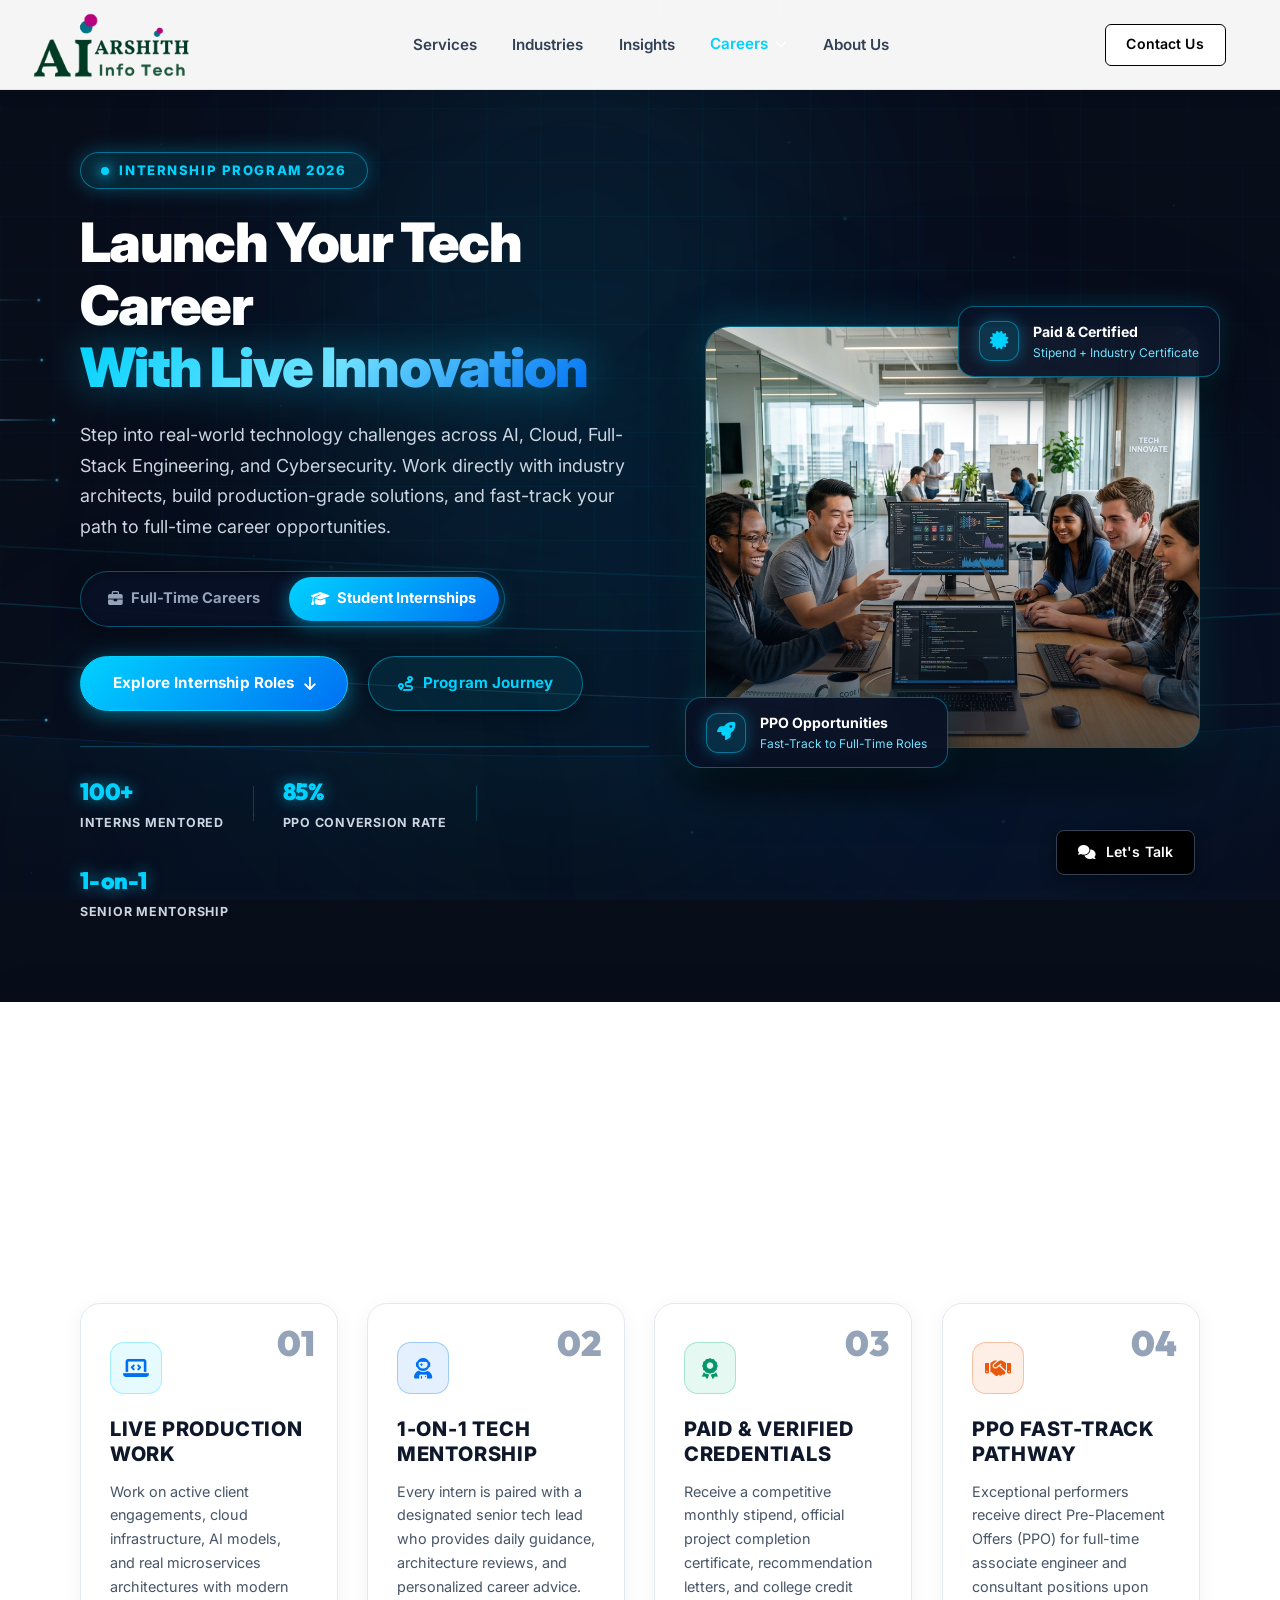
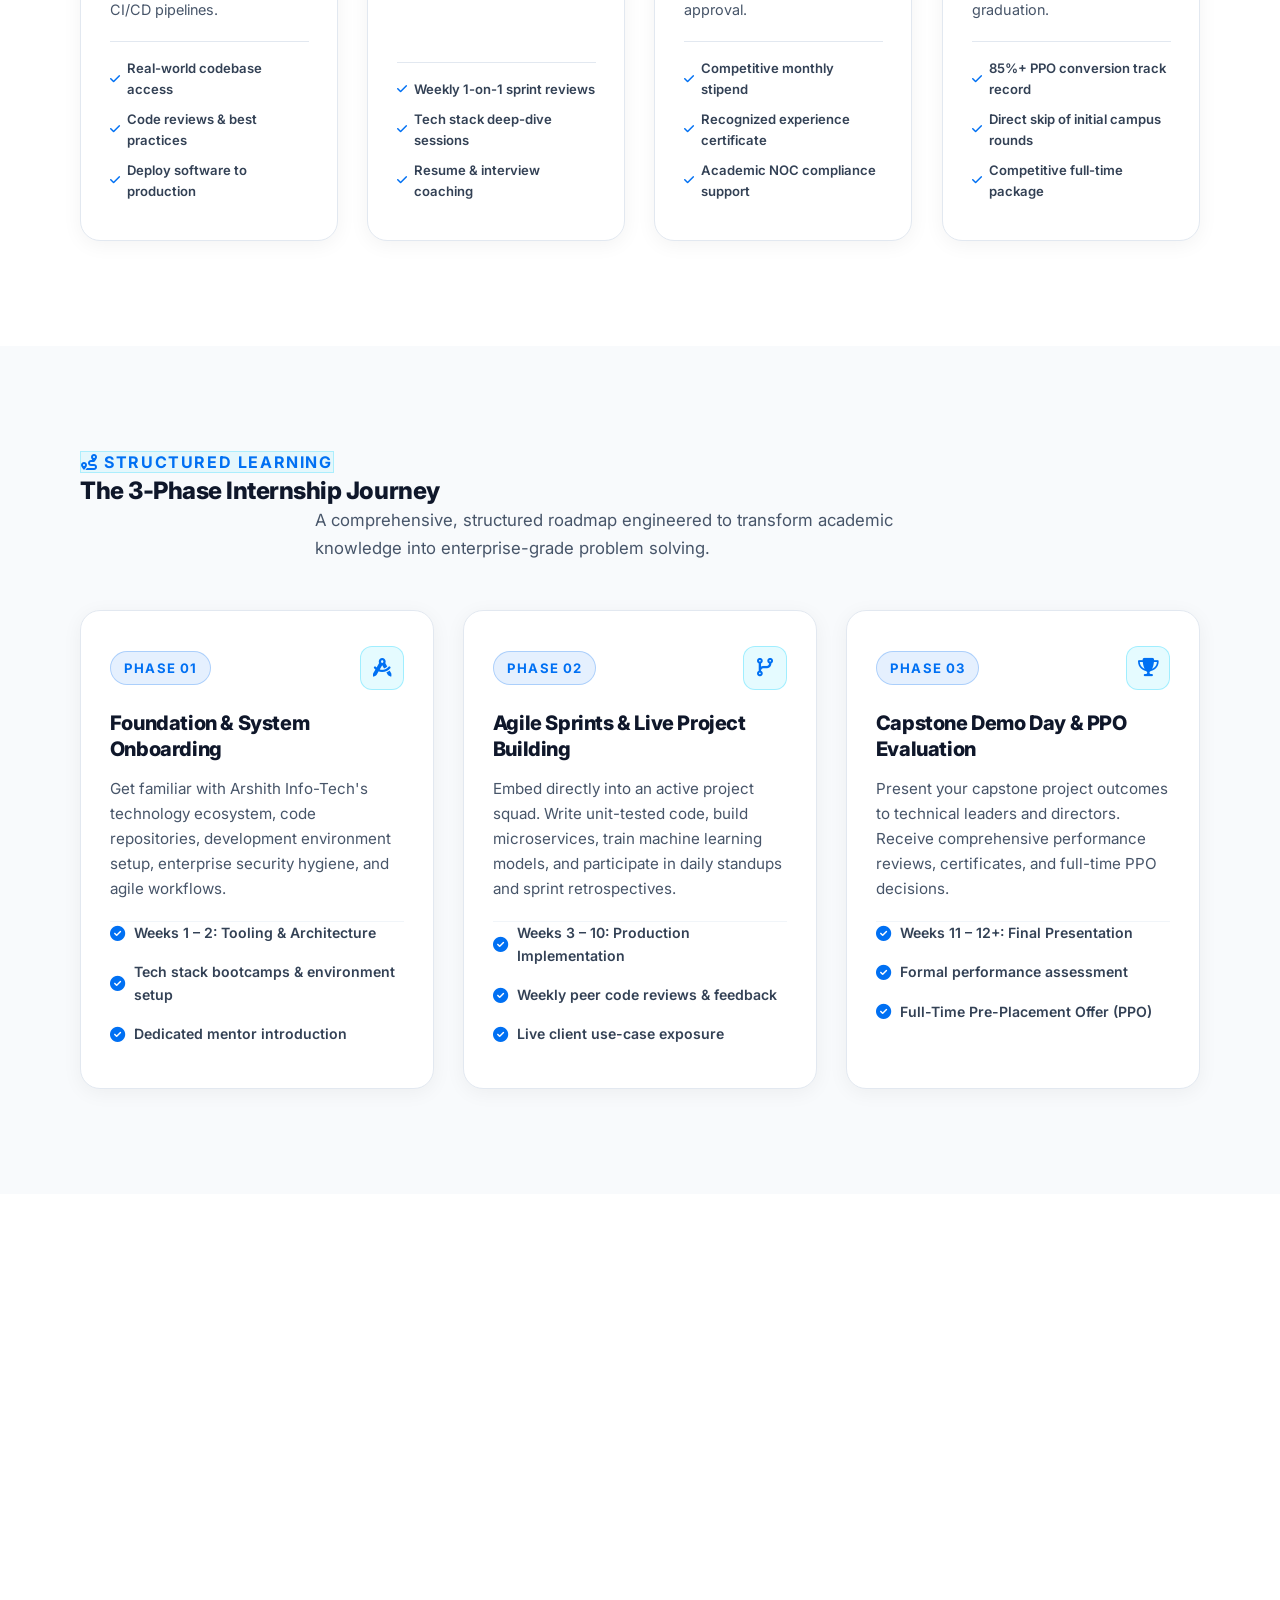
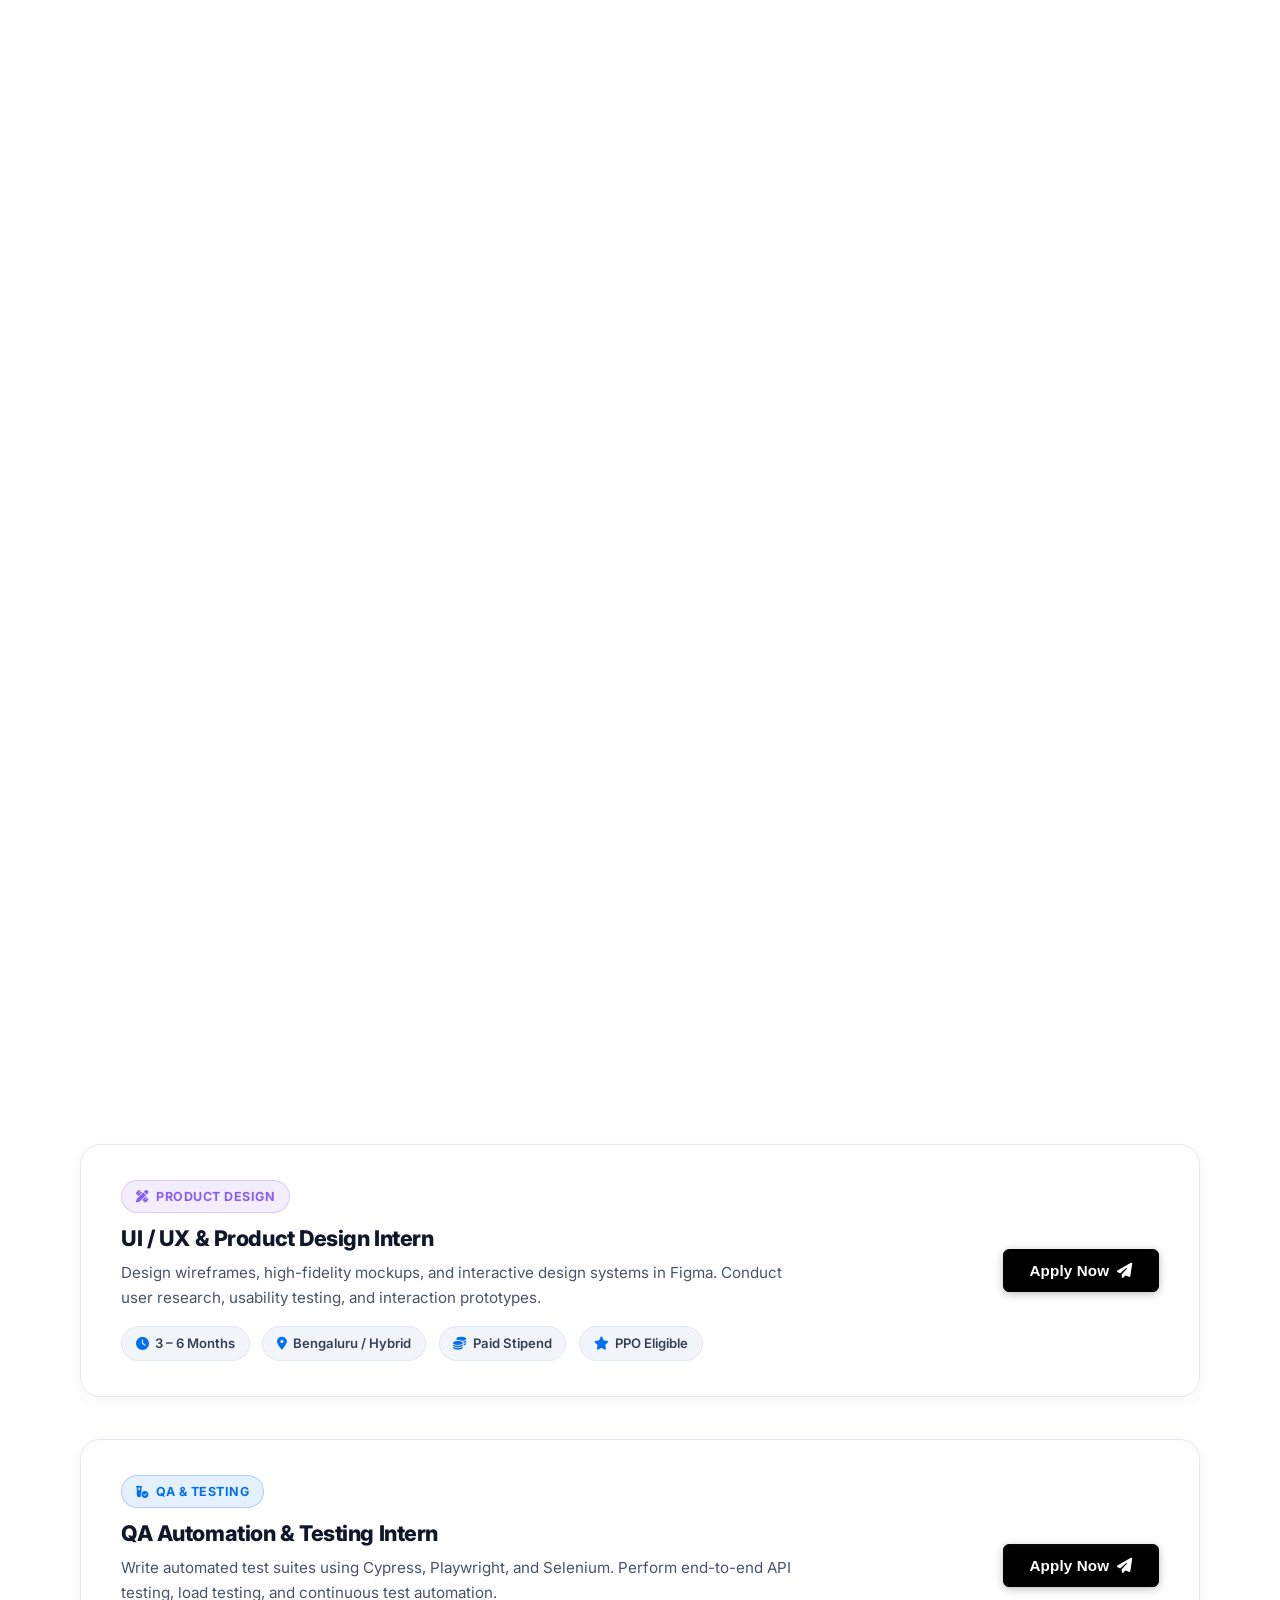
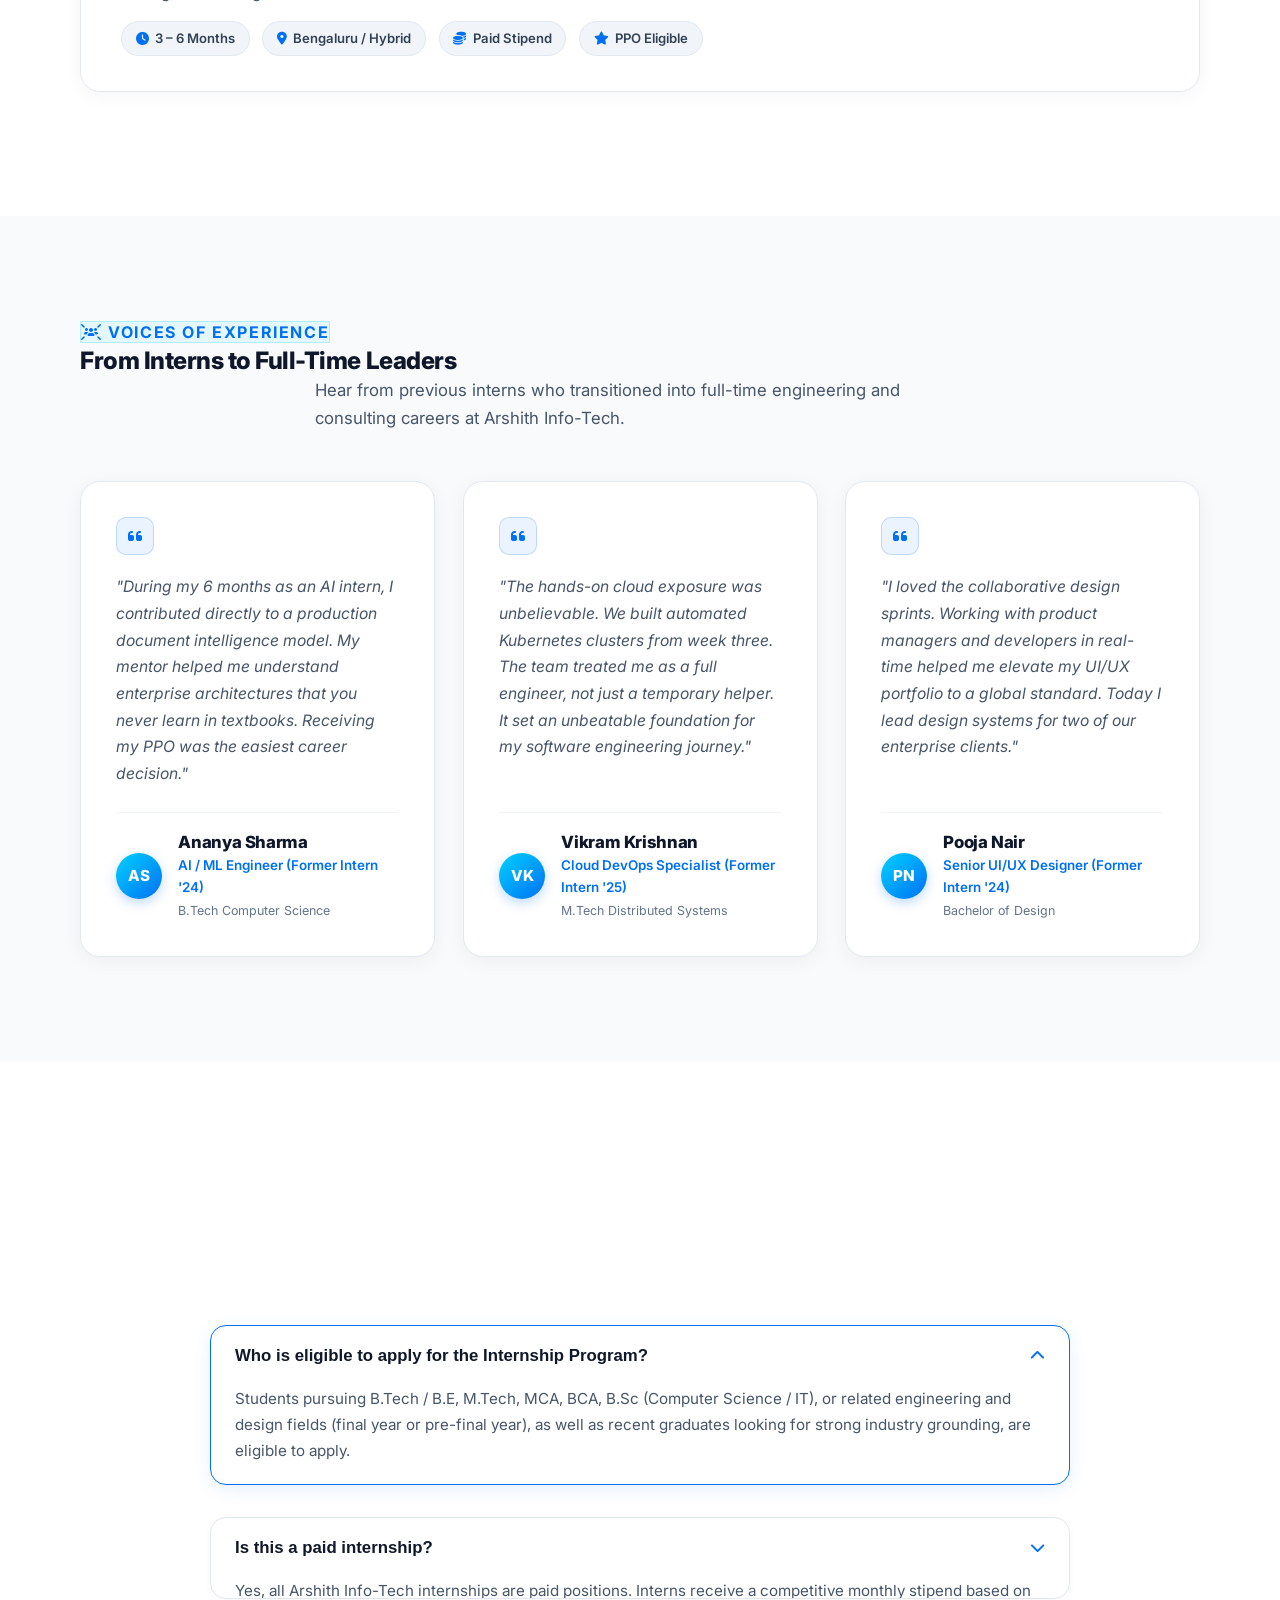
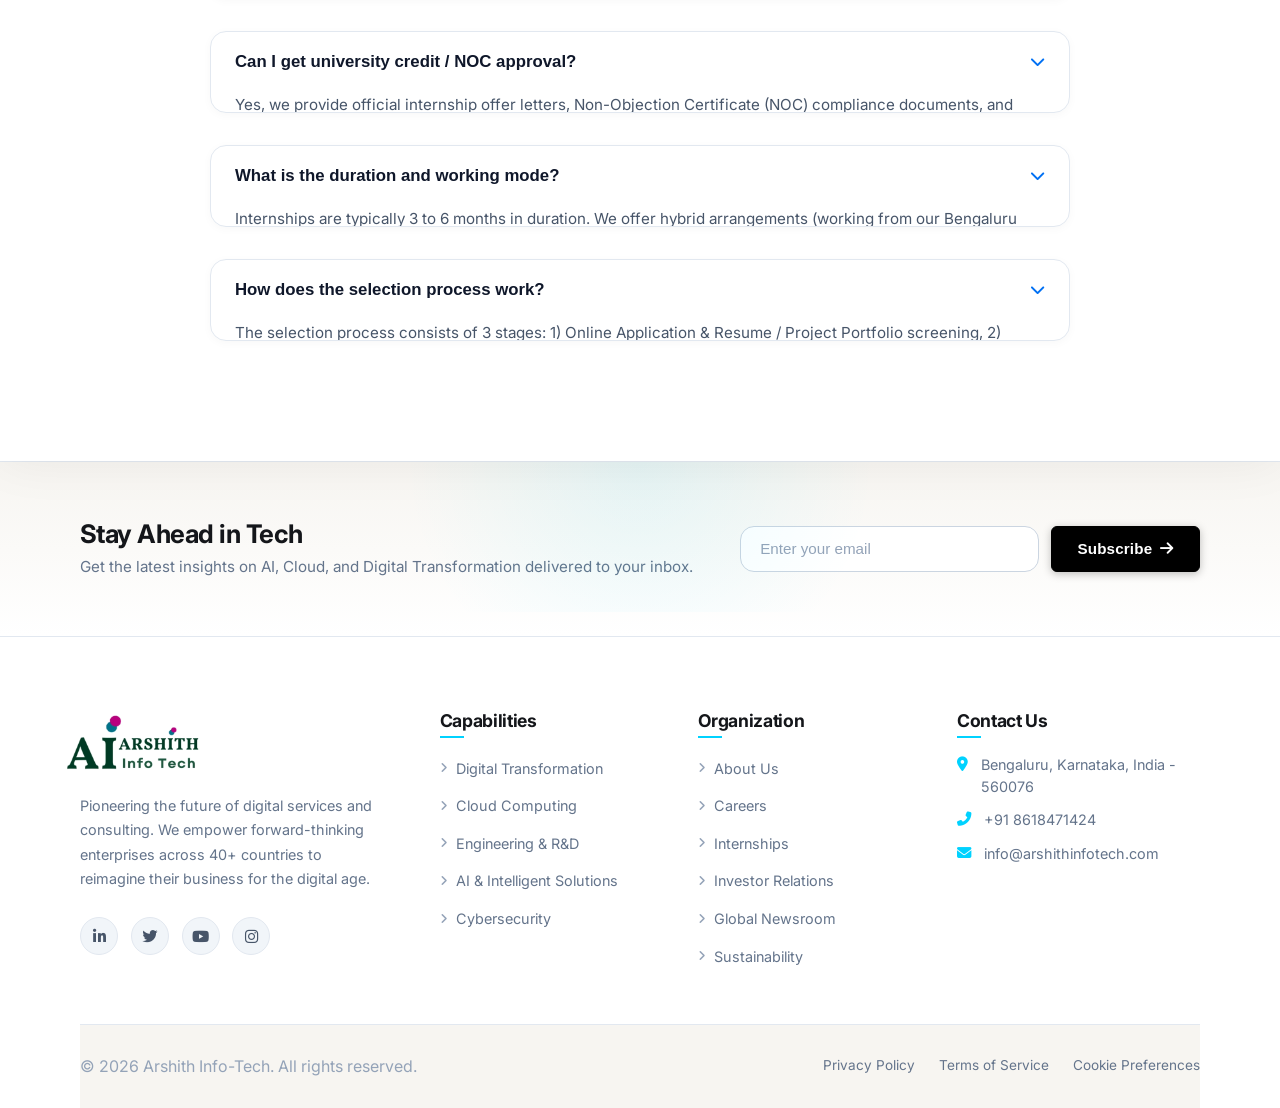
<file: internships.html>
<!DOCTYPE html>
<html lang="en">

<head>
  <meta charset="UTF-8">
  <meta name="viewport" content="width=device-width, initial-scale=1.0">
  <title>Internships & Early Careers | Arshith Info-Tech - Launch Your Tech Career</title>
  <meta name="description"
    content="Join Arshith Info-Tech's Internship Program 2026. Gain hands-on experience across AI, Cloud, Full Stack Development, Cybersecurity, and UI/UX with 1-on-1 mentorship, paid stipend, and Pre-Placement Offer (PPO) opportunities." />

  <!-- Google Fonts -->
  <link rel="preconnect" href="https://fonts.googleapis.com">
  <link rel="preconnect" href="https://fonts.gstatic.com" crossorigin>
  <link href="https://fonts.googleapis.com/css2?family=Inter:wght@400;500;600;700;800;900&family=Outfit:wght@400;500;600;700;800;900&display=swap" rel="stylesheet">
  <!-- FontAwesome -->
  <link rel="stylesheet" href="https://cdnjs.cloudflare.com/ajax/libs/font-awesome/6.4.0/css/all.min.css">
  <!-- Custom CSS -->
  <link rel="stylesheet" href="css/style.css?v=20260917_v9_internships_white">
  <link rel="stylesheet" href="footer-premium.css?v=20260917_v9_internships_white">
  <style>
    /* ═══════════════════════════════════════════════════
       INTERNSHIPS & EARLY CAREERS PAGE STYLING:
       - Hero Section: Cyber Blue Dark Theme with Aurora
       - Everything Below Hero: Clean White Theme with Pure White Cards
       ═══════════════════════════════════════════════════ */
    :root {
      --primary-cyan: #00d2ff;
      --primary-blue: #0070f3;
      --cyber-border: rgba(0, 210, 255, 0.25);
      --cyber-glow: rgba(0, 210, 255, 0.45);
      --dark-card: rgba(8, 17, 38, 0.88);
    }

    body.page-internships {
      background-color: #080d1a !important;
      color: #0f172a;
    }

    /* ═══════════════════════════════════════════════════
       1. HERO SECTION (Cyber Blue Dark Theme)
       ═══════════════════════════════════════════════════ */
    .careers-hero-section,
    body.page-internships .careers-hero-section {
      position: relative !important;
      z-index: 2 !important;
      background: transparent !important;
      color: #ffffff !important;
      padding: 9.5rem 0 5rem 0 !important;
    }

    .careers-pill-badge,
    body.page-internships .careers-pill-badge {
      display: inline-flex !important;
      align-items: center !important;
      gap: 0.65rem !important;
      padding: 0.45rem 1.25rem !important;
      border-radius: 50px !important;
      background: rgba(0, 210, 255, 0.12) !important;
      border: 1px solid rgba(0, 210, 255, 0.45) !important;
      color: #00d2ff !important;
      font-size: 0.82rem !important;
      font-weight: 800 !important;
      text-transform: uppercase !important;
      letter-spacing: 0.12em !important;
      margin-bottom: 1.35rem !important;
      box-shadow: 0 0 20px rgba(0, 210, 255, 0.3) !important;
    }

    .careers-pulse-dot,
    body.page-internships .careers-pulse-dot {
      width: 8px !important;
      height: 8px !important;
      border-radius: 50% !important;
      background: #00d2ff !important;
      box-shadow: 0 0 12px #00d2ff, 0 0 20px #00d2ff !important;
      animation: pulseCyberCyan 2s infinite !important;
    }

    @keyframes pulseCyberCyan {
      0% { transform: scale(1); opacity: 1; }
      50% { transform: scale(1.3); opacity: 0.7; box-shadow: 0 0 16px #00d2ff; }
      100% { transform: scale(1); opacity: 1; }
    }

    .careers-hero-section .careers-hero-title,
    body.page-internships .careers-hero-title {
      font-size: 3.4rem !important;
      font-weight: 900 !important;
      line-height: 1.15 !important;
      letter-spacing: -0.03em !important;
      color: #ffffff !important;
      margin-bottom: 1.35rem !important;
    }

    .careers-hero-section .careers-hero-title .gradient-text,
    body.page-internships .gradient-text {
      background: linear-gradient(135deg, #00d2ff 0%, #70e2ff 50%, #0070f3 100%) !important;
      -webkit-background-clip: text !important;
      -webkit-text-fill-color: transparent !important;
      background-clip: text !important;
      text-fill-color: transparent !important;
      display: inline-block !important;
      filter: drop-shadow(0 0 20px rgba(0, 210, 255, 0.4));
    }

    .careers-hero-section .careers-hero-lead,
    body.page-internships .careers-hero-lead {
      font-size: 1.12rem !important;
      color: #cbd5e1 !important;
      line-height: 1.7 !important;
      max-width: 580px !important;
      margin-bottom: 1.8rem !important;
    }

    /* Fast Switcher between Full-Time and Internships */
    .careers-switch-container {
      display: flex !important;
      align-items: center !important;
      margin: 1.2rem 0 1.8rem 0 !important;
    }

    .careers-switch-pill-wrapper {
      display: inline-flex !important;
      align-items: center !important;
      background: rgba(8, 17, 38, 0.9) !important;
      border: 1.5px solid rgba(0, 210, 255, 0.35) !important;
      border-radius: 50px !important;
      padding: 5px !important;
      box-shadow: 0 4px 20px rgba(0, 0, 0, 0.4), inset 0 2px 6px rgba(0, 0, 0, 0.3) !important;
      gap: 6px !important;
    }

    .careers-switch-tab {
      display: inline-flex !important;
      align-items: center !important;
      gap: 0.5rem !important;
      padding: 0.65rem 1.4rem !important;
      border-radius: 50px !important;
      font-size: 0.92rem !important;
      font-weight: 700 !important;
      color: #94a3b8 !important;
      text-decoration: none !important;
      transition: all 0.25s cubic-bezier(0.16, 1, 0.3, 1) !important;
    }

    .careers-switch-tab:hover {
      color: #00d2ff !important;
    }

    .careers-switch-tab.active {
      background: linear-gradient(135deg, #00d2ff 0%, #0070f3 100%) !important;
      color: #ffffff !important;
      box-shadow: 0 4px 18px rgba(0, 210, 255, 0.5) !important;
    }

    .careers-switch-tab.active i {
      color: #ffffff !important;
    }

    .careers-hero-cta-group {
      display: flex !important;
      align-items: center !important;
      gap: 1.25rem !important;
      margin-bottom: 2.2rem !important;
      flex-wrap: wrap !important;
    }

    .careers-primary-btn,
    body.page-internships .careers-primary-btn,
    body.page-internships .btn.btn-primary.careers-primary-btn {
      background: linear-gradient(135deg, #00d2ff 0%, #0070f3 100%) !important;
      color: #ffffff !important;
      border: 1px solid #00d2ff !important;
      padding: 0.9rem 2rem !important;
      font-weight: 700 !important;
      border-radius: 50px !important;
      display: inline-flex !important;
      align-items: center !important;
      gap: 0.6rem !important;
      box-shadow: 0 4px 20px rgba(0, 210, 255, 0.45) !important;
      transition: all 0.3s cubic-bezier(0.16, 1, 0.3, 1) !important;
      text-decoration: none !important;
    }

    .careers-primary-btn:hover,
    body.page-internships .careers-primary-btn:hover,
    body.page-internships .btn.btn-primary.careers-primary-btn:hover {
      background: linear-gradient(135deg, #0070f3 0%, #005bb5 100%) !important;
      box-shadow: 0 8px 30px rgba(0, 210, 255, 0.65) !important;
      transform: translateY(-2px) !important;
      color: #ffffff !important;
    }

    .careers-secondary-btn,
    body.page-internships .careers-secondary-btn,
    body.page-internships .btn.btn-outline.careers-secondary-btn {
      background: rgba(0, 210, 255, 0.08) !important;
      border: 1.5px solid rgba(0, 210, 255, 0.45) !important;
      color: #00d2ff !important;
      padding: 0.9rem 1.8rem !important;
      font-weight: 700 !important;
      border-radius: 50px !important;
      display: inline-flex !important;
      align-items: center !important;
      gap: 0.6rem !important;
      transition: all 0.3s cubic-bezier(0.16, 1, 0.3, 1) !important;
      text-decoration: none !important;
      box-shadow: 0 4px 15px rgba(0, 0, 0, 0.3) !important;
    }

    .careers-secondary-btn:hover,
    body.page-internships .careers-secondary-btn:hover,
    body.page-internships .btn.btn-outline.careers-secondary-btn:hover {
      background: rgba(0, 210, 255, 0.22) !important;
      border-color: #00d2ff !important;
      color: #ffffff !important;
      box-shadow: 0 6px 24px rgba(0, 210, 255, 0.4) !important;
      transform: translateY(-2px) !important;
    }

    .careers-hero-metrics,
    body.page-internships .careers-hero-metrics {
      display: flex !important;
      align-items: center !important;
      gap: 1.8rem !important;
      padding-top: 1.6rem !important;
      border-top: 1px solid rgba(0, 210, 255, 0.25) !important;
      flex-wrap: wrap !important;
    }

    .hero-metric-item,
    body.page-internships .hero-metric-item {
      display: flex !important;
      flex-direction: column !important;
      gap: 0.2rem !important;
    }

    .hero-metric-item .metric-value,
    body.page-internships .hero-metric-item .metric-value {
      font-size: 1.45rem !important;
      font-weight: 900 !important;
      color: #00d2ff !important;
      font-family: var(--font-brand, 'Outfit', 'Inter', sans-serif) !important;
      text-shadow: 0 0 15px rgba(0, 210, 255, 0.6) !important;
      letter-spacing: -0.01em !important;
    }

    .hero-metric-item .metric-label,
    body.page-internships .hero-metric-item .metric-label {
      font-size: 0.78rem !important;
      font-weight: 700 !important;
      color: #cbd5e1 !important;
      text-transform: uppercase !important;
      letter-spacing: 0.06em !important;
    }

    .metric-divider,
    body.page-internships .metric-divider {
      width: 1px !important;
      height: 35px !important;
      background: rgba(0, 210, 255, 0.25) !important;
    }

    .composition-main-img-wrapper,
    body.page-internships .composition-main-img-wrapper {
      border-radius: 24px !important;
      overflow: hidden !important;
      position: relative !important;
      border: 1.5px solid rgba(0, 210, 255, 0.4) !important;
      box-shadow: 0 25px 60px rgba(0, 0, 0, 0.75), 0 0 40px rgba(0, 210, 255, 0.25) !important;
    }

    .careers-floating-badge,
    body.page-internships .careers-floating-badge {
      position: absolute !important;
      display: flex !important;
      align-items: center !important;
      gap: 0.85rem !important;
      padding: 0.85rem 1.25rem !important;
      background: rgba(8, 17, 38, 0.94) !important;
      backdrop-filter: blur(16px) !important;
      -webkit-backdrop-filter: blur(16px) !important;
      border: 1.5px solid rgba(0, 210, 255, 0.4) !important;
      border-radius: 16px !important;
      box-shadow: 0 14px 40px rgba(0, 0, 0, 0.7), 0 0 25px rgba(0, 210, 255, 0.2) !important;
      z-index: 3 !important;
      transition: all 0.3s cubic-bezier(0.16, 1, 0.3, 1) !important;
    }

    .careers-floating-badge:hover,
    body.page-internships .careers-floating-badge:hover {
      transform: translateY(-4px) !important;
      border-color: #00d2ff !important;
      box-shadow: 0 16px 45px rgba(0, 0, 0, 0.8), 0 0 30px rgba(0, 210, 255, 0.45) !important;
    }

    .careers-floating-badge .badge-icon,
    body.page-internships .careers-floating-badge .badge-icon {
      width: 40px !important;
      height: 40px !important;
      border-radius: 12px !important;
      background: rgba(0, 210, 255, 0.15) !important;
      border: 1px solid rgba(0, 210, 255, 0.45) !important;
      color: #00d2ff !important;
      display: flex !important;
      align-items: center !important;
      justify-content: center !important;
      font-size: 1.15rem !important;
      box-shadow: 0 0 15px rgba(0, 210, 255, 0.3) !important;
    }

    .careers-floating-badge .badge-text strong {
      font-size: 0.88rem !important;
      color: #ffffff !important;
      font-weight: 700 !important;
    }

    .careers-floating-badge .badge-text span {
      font-size: 0.75rem !important;
      color: #70e2ff !important;
    }

    /* ═══════════════════════════════════════════════════
       2-6. ALL SECTIONS BELOW HERO (Clean White Theme & White Cards)
       ═══════════════════════════════════════════════════ */
    .careers-light-wrapper {
      background-color: #ffffff !important;
      color: #0f172a !important;
      position: relative !important;
      z-index: 10 !important;
      box-shadow: 0 0 50px rgba(0, 0, 0, 0.06);
    }

    .careers-light-wrapper .careers-why-section,
    .careers-light-wrapper .roadmap-section,
    .careers-light-wrapper .careers-openings-section,
    .careers-light-wrapper .testimonials-section,
    .careers-light-wrapper .faq-section {
      position: relative !important;
      z-index: 2 !important;
    }

    /* Section Headings in Light Wrapper */
    .careers-light-wrapper .section-header-centered .section-heading,
    .careers-light-wrapper .section-heading,
    body.page-internships .careers-light-wrapper .section-heading {
      color: #0f172a !important;
      font-weight: 800 !important;
      letter-spacing: -0.02em !important;
    }

    .careers-light-wrapper .section-header-centered .section-subtitle,
    .careers-light-wrapper .section-subtitle,
    body.page-internships .careers-light-wrapper .section-subtitle {
      color: #475569 !important;
      font-size: 1.05rem !important;
      line-height: 1.7 !important;
    }

    .careers-light-wrapper .section-header-centered .section-eyebrow,
    .careers-light-wrapper .section-eyebrow,
    body.page-internships .careers-light-wrapper .section-eyebrow {
      color: #0070f3 !important;
      font-weight: 700 !important;
      letter-spacing: 0.1em !important;
      text-transform: uppercase !important;
    }

    /* 2. WHY INTERN FEATURE CARDS (Pure White Cards) */
    .why-interactive-grid > .why-feature-card,
    body.page-internships .why-feature-card,
    .careers-light-wrapper .why-feature-card {
      background: #ffffff !important;
      border: 1px solid #e2e8f0 !important;
      border-radius: 20px !important;
      box-shadow: 0 4px 20px rgba(0, 0, 0, 0.05) !important;
      transition: all 0.35s cubic-bezier(0.16, 1, 0.3, 1) !important;
      backdrop-filter: none !important;
      -webkit-backdrop-filter: none !important;
    }

    .why-interactive-grid > .why-feature-card:hover,
    body.page-internships .why-feature-card:hover,
    .careers-light-wrapper .why-feature-card:hover {
      transform: translateY(-6px) !important;
      border-color: #00d2ff !important;
      box-shadow: 0 16px 36px rgba(0, 112, 243, 0.12), 0 0 25px rgba(0, 210, 255, 0.2) !important;
    }

    .why-feature-card .why-card-number {
      color: #cbd5e1 !important;
      font-weight: 900 !important;
      transition: color 0.3s ease !important;
    }

    .why-feature-card:hover .why-card-number {
      color: #0070f3 !important;
      text-shadow: none !important;
    }

    .why-feature-card .why-card-title,
    body.page-internships .why-feature-card .why-card-title {
      color: #0f172a !important;
      font-weight: 800 !important;
    }

    .why-feature-card .why-card-desc,
    body.page-internships .why-feature-card .why-card-desc {
      color: #475569 !important;
      line-height: 1.65 !important;
    }

    .why-feature-card .why-card-points li,
    body.page-internships .why-feature-card .why-card-points li {
      color: #334155 !important;
    }

    .why-feature-card .why-card-points li i,
    body.page-internships .why-feature-card .why-card-points li i {
      color: #0070f3 !important;
    }

    .why-interactive-grid > .why-feature-card:nth-child(1) .why-icon-circle {
      background: rgba(0, 210, 255, 0.1) !important;
      border: 1px solid rgba(0, 210, 255, 0.3) !important;
      color: #0070f3 !important;
      box-shadow: none !important;
    }
    .why-interactive-grid > .why-feature-card:nth-child(1) .why-card-title {
      color: #0f172a !important;
    }

    .why-interactive-grid > .why-feature-card:nth-child(2) .why-icon-circle {
      background: rgba(0, 112, 243, 0.1) !important;
      border: 1px solid rgba(0, 112, 243, 0.3) !important;
      color: #0070f3 !important;
      box-shadow: none !important;
    }
    .why-interactive-grid > .why-feature-card:nth-child(2) .why-card-title {
      color: #0f172a !important;
    }

    .why-interactive-grid > .why-feature-card:nth-child(3) .why-icon-circle {
      background: rgba(16, 185, 129, 0.1) !important;
      border: 1px solid rgba(16, 185, 129, 0.3) !important;
      color: #059669 !important;
      box-shadow: none !important;
    }
    .why-interactive-grid > .why-feature-card:nth-child(3) .why-card-title {
      color: #0f172a !important;
    }

    .why-interactive-grid > .why-feature-card:nth-child(4) .why-icon-circle {
      background: rgba(234, 88, 12, 0.1) !important;
      border: 1px solid rgba(234, 88, 12, 0.3) !important;
      color: #ea580c !important;
      box-shadow: none !important;
    }
    .why-interactive-grid > .why-feature-card:nth-child(4) .why-card-title {
      color: #0f172a !important;
    }

    /* 3. PROGRAM ROADMAP STEP CARDS (Pure White Cards) */
    .intern-step-card,
    .roadmap-step-card,
    body.page-internships .intern-step-card,
    body.page-internships .roadmap-step-card,
    .careers-light-wrapper .intern-step-card {
      background: #ffffff !important;
      border: 1px solid #e2e8f0 !important;
      border-radius: 20px !important;
      box-shadow: 0 4px 20px rgba(0, 0, 0, 0.05) !important;
      transition: all 0.35s ease !important;
      backdrop-filter: none !important;
      -webkit-backdrop-filter: none !important;
    }

    .intern-step-card:hover,
    .roadmap-step-card:hover,
    body.page-internships .intern-step-card:hover,
    body.page-internships .roadmap-step-card:hover {
      transform: translateY(-5px) !important;
      border-color: #00d2ff !important;
      box-shadow: 0 16px 36px rgba(0, 112, 243, 0.12), 0 0 25px rgba(0, 210, 255, 0.2) !important;
    }

    .intern-step-header {
      display: flex !important;
      align-items: center !important;
      justify-content: space-between !important;
      margin-bottom: 1.25rem !important;
    }

    .intern-step-number,
    .roadmap-step-card .step-number-tag {
      background: rgba(0, 112, 243, 0.1) !important;
      border: 1px solid rgba(0, 112, 243, 0.25) !important;
      color: #0070f3 !important;
      font-weight: 700 !important;
      font-size: 0.82rem !important;
      padding: 0.35rem 0.85rem !important;
      border-radius: 50px !important;
      box-shadow: none !important;
    }

    .intern-step-icon {
      width: 44px !important;
      height: 44px !important;
      border-radius: 12px !important;
      background: rgba(0, 210, 255, 0.1) !important;
      border: 1px solid rgba(0, 210, 255, 0.3) !important;
      color: #0070f3 !important;
      display: flex !important;
      align-items: center !important;
      justify-content: center !important;
      font-size: 1.15rem !important;
    }

    .intern-step-title,
    .roadmap-step-card h3,
    body.page-internships .intern-step-title {
      color: #0f172a !important;
      font-weight: 800 !important;
      font-size: 1.25rem !important;
      margin-bottom: 0.85rem !important;
    }

    .intern-step-desc,
    .roadmap-step-card p,
    body.page-internships .intern-step-desc {
      color: #475569 !important;
      font-size: 0.95rem !important;
      line-height: 1.65 !important;
      margin-bottom: 1.25rem !important;
    }

    .intern-step-highlights {
      list-style: none !important;
      padding: 0 !important;
      margin: 0 !important;
      display: flex !important;
      flex-direction: column !important;
      gap: 0.6rem !important;
    }

    .intern-step-highlights li,
    body.page-internships .intern-step-highlights li {
      color: #334155 !important;
      font-size: 0.88rem !important;
      display: flex !important;
      align-items: center !important;
      gap: 0.55rem !important;
    }

    .intern-step-highlights li i,
    body.page-internships .intern-step-highlights li i {
      color: #0070f3 !important;
      font-size: 0.95rem !important;
    }

    /* 4. INTERNSHIP FILTER BAR & TRACK CARDS (Pure White Cards) */
    .careers-light-wrapper .careers-filter-bar,
    .careers-filter-bar {
      background: #f8fafc !important;
      border: 1.5px solid #e2e8f0 !important;
      border-radius: 50px !important;
      box-shadow: 0 4px 16px rgba(0, 0, 0, 0.04) !important;
      padding: 0.9rem 1.4rem !important;
      margin-bottom: 2.5rem !important;
      display: flex !important;
      align-items: center !important;
      justify-content: space-between !important;
      gap: 1.25rem !important;
    }

    .careers-filter-bar .career-filter-label {
      color: #0f172a !important;
      font-weight: 800 !important;
      display: flex !important;
      align-items: center !important;
      gap: 0.5rem !important;
      font-size: 0.85rem !important;
      text-transform: uppercase !important;
      letter-spacing: 0.06em !important;
    }

    .careers-filter-bar .career-filter-label i {
      color: #0070f3 !important;
    }

    .careers-filter-bar .career-pill {
      color: #475569 !important;
      background: #ffffff !important;
      border: 1px solid #cbd5e1 !important;
      font-weight: 600 !important;
      padding: 0.5rem 1.2rem !important;
      border-radius: 50px !important;
      font-size: 0.85rem !important;
      cursor: pointer !important;
      transition: all 0.25s ease !important;
    }

    .careers-filter-bar .career-pill:hover {
      color: #0070f3 !important;
      background: rgba(0, 112, 243, 0.05) !important;
      border-color: #0070f3 !important;
    }

    .careers-filter-bar .career-pill.active {
      color: #ffffff !important;
      background: linear-gradient(135deg, #00d2ff 0%, #0070f3 100%) !important;
      border-color: transparent !important;
      box-shadow: 0 4px 14px rgba(0, 112, 243, 0.3) !important;
    }

    .internship-card-item,
    body.page-internships .internship-card-item,
    .careers-light-wrapper .internship-card-item {
      background: #ffffff !important;
      border: 1px solid #e2e8f0 !important;
      border-radius: 20px !important;
      padding: 2.2rem 2.5rem !important;
      box-shadow: 0 4px 20px rgba(0, 0, 0, 0.04) !important;
      transition: all 0.35s cubic-bezier(0.16, 1, 0.3, 1) !important;
      display: flex !important;
      align-items: center !important;
      justify-content: space-between !important;
      gap: 2rem !important;
      backdrop-filter: none !important;
      -webkit-backdrop-filter: none !important;
    }

    .internship-card-item:hover,
    body.page-internships .internship-card-item:hover {
      transform: translateY(-4px) !important;
      border-color: #00d2ff !important;
      box-shadow: 0 16px 36px rgba(0, 112, 243, 0.12), 0 0 25px rgba(0, 210, 255, 0.2) !important;
    }

    .internship-card-item .job-title,
    body.page-internships .job-title {
      color: #0f172a !important;
      font-size: 1.35rem !important;
      font-weight: 800 !important;
      margin-bottom: 0.5rem !important;
      transition: color 0.2s ease !important;
    }

    .internship-card-item:hover .job-title,
    body.page-internships .internship-card-item:hover .job-title {
      color: #0070f3 !important;
      text-shadow: none !important;
    }

    .internship-card-item .job-snippet,
    body.page-internships .job-snippet {
      color: #475569 !important;
      font-size: 0.95rem !important;
      line-height: 1.65 !important;
      margin-bottom: 1rem !important;
    }

    .internship-card-item .job-meta-row .meta-tag,
    body.page-internships .meta-tag {
      background: #f1f5f9 !important;
      border: 1px solid #e2e8f0 !important;
      color: #334155 !important;
      font-size: 0.82rem !important;
      font-weight: 600 !important;
      padding: 0.35rem 0.85rem !important;
      border-radius: 50px !important;
      display: inline-flex !important;
      align-items: center !important;
      gap: 0.4rem !important;
    }

    .internship-card-item .job-meta-row .meta-tag i,
    body.page-internships .meta-tag i {
      color: #0070f3 !important;
    }

    .intern-meta-tag-highlight {
      background: rgba(16, 185, 129, 0.1) !important;
      border-color: rgba(16, 185, 129, 0.3) !important;
      color: #059669 !important;
    }
    .intern-meta-tag-highlight i {
      color: #059669 !important;
    }

    .intern-meta-tag-ppo {
      background: rgba(245, 158, 11, 0.1) !important;
      border-color: rgba(245, 158, 11, 0.3) !important;
      color: #d97706 !important;
    }
    .intern-meta-tag-ppo i {
      color: #d97706 !important;
    }

    /* Department Tags in Internship Cards */
    .job-dept-tag {
      display: inline-flex !important;
      align-items: center !important;
      gap: 0.45rem !important;
      font-size: 0.78rem !important;
      font-weight: 700 !important;
      padding: 0.35rem 0.9rem !important;
      border-radius: 50px !important;
      letter-spacing: 0.04em !important;
      margin-bottom: 0.75rem !important;
    }

    .job-dept-tag.tag-engineering {
      color: #0070f3 !important;
      background: rgba(0, 112, 243, 0.1) !important;
      border: 1px solid rgba(0, 112, 243, 0.25) !important;
    }

    .job-dept-tag.tag-ai {
      color: #0284c7 !important;
      background: rgba(2, 132, 199, 0.1) !important;
      border: 1px solid rgba(2, 132, 199, 0.25) !important;
    }

    .job-dept-tag.tag-cloud {
      color: #0070f3 !important;
      background: rgba(0, 112, 243, 0.1) !important;
      border: 1px solid rgba(0, 112, 243, 0.25) !important;
    }

    .job-dept-tag.tag-cyber {
      color: #0099cc !important;
      background: rgba(0, 210, 255, 0.12) !important;
      border: 1px solid rgba(0, 210, 255, 0.3) !important;
    }

    .job-dept-tag.tag-design {
      color: #8b5cf6 !important;
      background: rgba(139, 92, 246, 0.1) !important;
      border: 1px solid rgba(139, 92, 246, 0.25) !important;
    }

    .job-dept-tag.tag-business {
      color: #059669 !important;
      background: rgba(5, 150, 105, 0.1) !important;
      border: 1px solid rgba(5, 150, 105, 0.25) !important;
    }

    /* 5. TESTIMONIAL CARDS (Pure White Cards) */
    .intern-testimonial-card,
    body.page-internships .intern-testimonial-card,
    .careers-light-wrapper .intern-testimonial-card {
      background: #ffffff !important;
      border: 1px solid #e2e8f0 !important;
      border-radius: 20px !important;
      padding: 2.2rem !important;
      box-shadow: 0 4px 20px rgba(0, 0, 0, 0.05) !important;
      transition: all 0.35s ease !important;
      display: flex !important;
      flex-direction: column !important;
      backdrop-filter: none !important;
      -webkit-backdrop-filter: none !important;
    }

    .intern-testimonial-card:hover,
    body.page-internships .intern-testimonial-card:hover {
      transform: translateY(-5px) !important;
      border-color: #00d2ff !important;
      box-shadow: 0 16px 36px rgba(0, 112, 243, 0.12), 0 0 25px rgba(0, 210, 255, 0.2) !important;
    }

    .intern-quote-icon {
      width: 38px !important;
      height: 38px !important;
      border-radius: 10px !important;
      background: rgba(0, 112, 243, 0.08) !important;
      border: 1px solid rgba(0, 112, 243, 0.2) !important;
      color: #0070f3 !important;
      display: inline-flex !important;
      align-items: center !important;
      justify-content: center !important;
      font-size: 1rem !important;
      margin-bottom: 1.2rem !important;
    }

    .intern-quote-text,
    body.page-internships .intern-quote-text {
      color: #475569 !important;
      font-size: 0.98rem !important;
      line-height: 1.7 !important;
      font-style: italic !important;
      margin-bottom: 1.5rem !important;
    }

    .intern-profile-footer {
      display: flex !important;
      align-items: center !important;
      gap: 1rem !important;
      border-top: 1px solid #f1f5f9 !important;
      padding-top: 1.2rem !important;
      margin-top: auto !important;
    }

    .intern-avatar {
      width: 46px !important;
      height: 46px !important;
      border-radius: 50% !important;
      background: linear-gradient(135deg, #00d2ff 0%, #0070f3 100%) !important;
      color: #ffffff !important;
      font-weight: 800 !important;
      font-size: 0.95rem !important;
      display: flex !important;
      align-items: center !important;
      justify-content: center !important;
      box-shadow: 0 4px 12px rgba(0, 112, 243, 0.25) !important;
      flex-shrink: 0 !important;
    }

    .intern-info h4,
    body.page-internships .intern-info h4 {
      color: #0f172a !important;
      font-size: 1.05rem !important;
      font-weight: 800 !important;
      margin: 0 0 0.15rem 0 !important;
    }

    .intern-info p,
    body.page-internships .intern-info p {
      color: #0070f3 !important;
      font-size: 0.84rem !important;
      font-weight: 600 !important;
      margin: 0 0 0.15rem 0 !important;
    }

    .intern-info span,
    body.page-internships .intern-info span {
      color: #64748b !important;
      font-size: 0.78rem !important;
      display: block !important;
    }

    /* 6. FAQ ACCORDION (Pure White Cards) */
    .faq-item,
    body.page-internships .faq-item,
    .careers-light-wrapper .faq-item {
      background: #ffffff !important;
      border: 1px solid #e2e8f0 !important;
      border-radius: 16px !important;
      box-shadow: 0 2px 10px rgba(0, 0, 0, 0.03) !important;
      margin-bottom: 1rem !important;
      overflow: hidden !important;
      transition: all 0.3s ease !important;
      backdrop-filter: none !important;
      -webkit-backdrop-filter: none !important;
    }

    .faq-item:hover,
    .faq-item.active,
    body.page-internships .faq-item.active {
      border-color: #0070f3 !important;
      box-shadow: 0 4px 18px rgba(0, 112, 243, 0.1) !important;
    }

    .faq-question,
    body.page-internships .faq-question {
      color: #0f172a !important;
      font-size: 1.05rem !important;
      font-weight: 700 !important;
      padding: 1.25rem 1.5rem !important;
      width: 100% !important;
      display: flex !important;
      align-items: center !important;
      justify-content: space-between !important;
      background: transparent !important;
      border: none !important;
      cursor: pointer !important;
      text-align: left !important;
      transition: color 0.2s ease !important;
    }

    .faq-question:hover {
      color: #0070f3 !important;
    }

    .faq-chevron {
      color: #0070f3 !important;
      font-size: 0.95rem !important;
      transition: transform 0.3s ease !important;
    }

    .faq-item.active .faq-chevron {
      transform: rotate(180deg) !important;
    }

    .faq-answer,
    body.page-internships .faq-answer {
      padding: 0 1.5rem 1.25rem 1.5rem !important;
      color: #475569 !important;
      font-size: 0.95rem !important;
      line-height: 1.7 !important;
    }

    .faq-answer p,
    body.page-internships .faq-answer p {
      color: #475569 !important;
    }

    /* 7. APPLICATION POPUP MODAL (Clean Light Theme) */
    .job-modal-box,
    .apply-modal-box,
    body.page-internships .apply-modal-box {
      background: #ffffff !important;
      border: 1px solid #e2e8f0 !important;
      border-radius: 22px !important;
      color: #0f172a !important;
      box-shadow: 0 25px 70px rgba(0, 0, 0, 0.2), 0 0 30px rgba(0, 112, 243, 0.08) !important;
    }

    .apply-dept-badge {
      display: inline-flex !important;
      align-items: center !important;
      padding: 0.35rem 0.9rem !important;
      background: rgba(0, 112, 243, 0.1) !important;
      border: 1px solid rgba(0, 112, 243, 0.25) !important;
      color: #0070f3 !important;
      font-size: 0.78rem !important;
      font-weight: 700 !important;
      border-radius: 50px !important;
      margin-bottom: 0.65rem !important;
      text-transform: uppercase !important;
      letter-spacing: 0.04em !important;
    }

    .apply-modal-title {
      font-size: 1.75rem !important;
      font-weight: 800 !important;
      color: #0f172a !important;
      margin-bottom: 0.4rem !important;
    }

    .apply-modal-subtitle {
      color: #475569 !important;
      font-size: 0.92rem !important;
      line-height: 1.5 !important;
    }

    .apply-modal-close {
      color: #64748b !important;
      background: rgba(0, 0, 0, 0.05) !important;
    }

    .apply-modal-close:hover {
      color: #0f172a !important;
      background: rgba(0, 0, 0, 0.1) !important;
    }

    .career-apply-form label {
      color: #334155 !important;
      font-weight: 600 !important;
      font-size: 0.88rem !important;
    }

    .career-apply-form input[type="text"],
    .career-apply-form input[type="email"],
    .career-apply-form input[type="tel"],
    .career-apply-form input[type="file"],
    .career-apply-form textarea {
      background: #f8fafc !important;
      border: 1.5px solid #cbd5e1 !important;
      color: #0f172a !important;
      border-radius: 12px !important;
      padding: 0.75rem 1rem !important;
      font-size: 0.92rem !important;
      transition: all 0.25s ease !important;
    }

    .career-apply-form input:focus,
    .career-apply-form textarea:focus {
      background: #ffffff !important;
      border-color: #0070f3 !important;
      box-shadow: 0 0 0 3px rgba(0, 112, 243, 0.12) !important;
      outline: none !important;
    }

    .form-privacy-note {
      color: #64748b !important;
      font-size: 0.78rem !important;
    }

    /* ═══════════════════════════════════════════════════
       MOBILE RESPONSIVENESS (< 768px & < 480px)
       ═══════════════════════════════════════════════════ */
    @media (max-width: 768px) {
      .careers-hero-section,
      body.page-internships .careers-hero-section {
        padding: 6.5rem 0 3.5rem 0 !important;
      }

      .careers-hero-grid {
        grid-template-columns: 1fr !important;
        gap: 2.2rem !important;
      }

      .careers-hero-section .careers-hero-title,
      body.page-internships .careers-hero-title {
        font-size: clamp(2rem, 7.5vw, 2.5rem) !important;
        line-height: 1.18 !important;
        margin-bottom: 1rem !important;
      }

      .careers-hero-section .careers-hero-lead,
      body.page-internships .careers-hero-lead {
        font-size: 0.98rem !important;
        line-height: 1.65 !important;
        margin-bottom: 1.4rem !important;
      }

      .careers-switch-container {
        width: 100% !important;
        margin: 1rem 0 1.5rem 0 !important;
      }

      .careers-switch-pill-wrapper {
        width: 100% !important;
        display: flex !important;
        justify-content: space-between !important;
        padding: 4px !important;
      }

      .careers-switch-tab {
        flex: 1 !important;
        justify-content: center !important;
        padding: 0.6rem 0.5rem !important;
        font-size: 0.82rem !important;
        text-align: center !important;
      }

      .careers-hero-cta-group {
        flex-direction: column !important;
        width: 100% !important;
        gap: 0.8rem !important;
        margin-bottom: 1.8rem !important;
      }

      .careers-hero-cta-group .btn {
        width: 100% !important;
        justify-content: center !important;
        padding: 0.85rem 1.5rem !important;
      }

      .careers-hero-metrics,
      body.page-internships .careers-hero-metrics {
        display: grid !important;
        grid-template-columns: 1fr 1fr 1fr !important;
        gap: 0.75rem !important;
        padding-top: 1.25rem !important;
      }

      .hero-metric-item .metric-value,
      body.page-internships .hero-metric-item .metric-value {
        font-size: 1.25rem !important;
      }

      .hero-metric-item .metric-label,
      body.page-internships .hero-metric-item .metric-label {
        font-size: 0.7rem !important;
        letter-spacing: 0.04em !important;
      }

      .metric-divider {
        display: none !important;
      }

      .careers-hero-visual {
        margin-top: 0.5rem !important;
      }

      .careers-image-composition {
        display: flex !important;
        flex-direction: column !important;
        gap: 0.85rem !important;
      }

      .composition-main-img-wrapper,
      body.page-internships .composition-main-img-wrapper {
        border-radius: 18px !important;
      }

      .careers-floating-badge,
      body.page-internships .careers-floating-badge {
        position: static !important;
        width: 100% !important;
        transform: none !important;
        margin: 0 !important;
      }

      .careers-light-wrapper .careers-filter-bar,
      .careers-filter-bar {
        border-radius: 16px !important;
        flex-direction: column !important;
        align-items: flex-start !important;
        padding: 1rem !important;
        gap: 0.85rem !important;
      }

      .career-pills-scroll {
        width: 100% !important;
        display: flex !important;
        gap: 0.5rem !important;
        overflow-x: auto !important;
        -webkit-overflow-scrolling: touch !important;
        scrollbar-width: none !important;
        padding-bottom: 4px !important;
      }

      .career-pills-scroll::-webkit-scrollbar {
        display: none !important;
      }

      .career-pill {
        white-space: nowrap !important;
        flex-shrink: 0 !important;
        padding: 0.45rem 1rem !important;
        font-size: 0.82rem !important;
      }

      .why-interactive-grid,
      .intern-roadmap-grid,
      .intern-testimonials-grid {
        display: flex !important;
        flex-direction: row !important;
        flex-wrap: nowrap !important;
        overflow-x: auto !important;
        scroll-snap-type: x mandatory !important;
        gap: 0.85rem !important;
        padding: 0.4rem 0.2rem 1.2rem 0.2rem !important;
        -webkit-overflow-scrolling: touch !important;
        scrollbar-width: none !important;
        width: 100% !important;
        box-sizing: border-box !important;
      }

      .why-interactive-grid::-webkit-scrollbar,
      .intern-roadmap-grid::-webkit-scrollbar,
      .intern-testimonials-grid::-webkit-scrollbar {
        display: none !important;
      }

      .why-feature-card,
      .intern-step-card,
      .intern-testimonial-card {
        flex: 0 0 260px !important;
        min-width: 250px !important;
        max-width: 280px !important;
        scroll-snap-align: start !important;
        padding: 1.5rem 1.2rem !important;
        border-radius: 16px !important;
        box-sizing: border-box !important;
      }

      .internship-card-item {
        flex-direction: column !important;
        align-items: flex-start !important;
        padding: 1.5rem 1.25rem !important;
        gap: 1.25rem !important;
        border-radius: 16px !important;
      }

      .faq-accordion-container {
        max-width: 100% !important;
      }

      .job-modal-box,
      .apply-modal-box {
        width: 94vw !important;
        max-height: 88vh !important;
        padding: 1.5rem 1.2rem !important;
        border-radius: 18px !important;
      }

      .form-row-2 {
        grid-template-columns: 1fr !important;
        gap: 1rem !important;
      }
    }

    @media (max-width: 480px) {
      .careers-hero-section,
      body.page-internships .careers-hero-section {
        padding: 5.8rem 0 3rem 0 !important;
      }

      .careers-hero-section .careers-hero-title,
      body.page-internships .careers-hero-title {
        font-size: 1.85rem !important;
      }

      .careers-hero-metrics,
      body.page-internships .careers-hero-metrics {
        grid-template-columns: 1fr !important;
        gap: 0.75rem !important;
      }

      .hero-metric-item {
        flex-direction: row !important;
        align-items: baseline !important;
        gap: 0.6rem !important;
      }

      .hero-metric-item .metric-value {
        font-size: 1.2rem !important;
      }
    }
  </style>
</head>

<body class="theme-page-cyber-blue page-careers page-internships">

  <!-- Global Animated Background -->
  <div class="global-aurora-bg">
    <div class="aurora-orb aurora-orb-1"></div>
    <div class="aurora-orb aurora-orb-2"></div>
    <div class="aurora-orb aurora-orb-3"></div>
    <div class="aurora-orb aurora-orb-4"></div>
  </div>
  <canvas id="globalParticlesCanvas"></canvas>

  <!-- Navbar -->
  <nav class="navbar">
    <div class="container">
      <a href="index.html" class="logo">
        <img src="assets/images/logo-official.png" alt="Arshith Info-Tech" class="logo-img">
      </a>
      <ul class="nav-links">
        <div class="drawer-header">
          <button class="drawer-close" aria-label="Close menu"><i class="fas fa-times"></i></button>
        </div>
        <li><a href="services.html"><i class="fas fa-laptop-code"></i> Services</a></li>
        <li><a href="industries.html"><i class="fas fa-layer-group"></i> Industries</a></li>
        <li><a href="insights.html"><i class="fas fa-newspaper"></i> Insights</a></li>
        
        <!-- Careers Dropdown Navigation Item -->
        <li class="nav-item-dropdown active">
          <a href="javascript:void(0)" class="dropdown-trigger active" aria-haspopup="true" aria-expanded="false">
            <i class="fas fa-briefcase"></i> Careers <i class="fas fa-chevron-down nav-dropdown-arrow"></i>
          </a>
          <ul class="nav-dropdown-menu">
            <li>
              <a href="careers.html" class="nav-dropdown-link">
                <span class="dropdown-link-icon"><i class="fas fa-user-tie"></i></span>
                <div class="dropdown-link-text">
                  <strong>Full-Time Careers</strong>
                  <small>Experienced &amp; Early Career Openings</small>
                </div>
              </a>
            </li>
            <li>
              <a href="internships.html" class="nav-dropdown-link active">
                <span class="dropdown-link-icon"><i class="fas fa-graduation-cap"></i></span>
                <div class="dropdown-link-text">
                  <strong>Internships 2026</strong>
                  <small>Students &amp; Graduate Programs</small>
                </div>
              </a>
            </li>
          </ul>
        </li>

        <li><a href="about-infotech.html"><i class="fas fa-building"></i> About Us</a></li>
        <li class="drawer-cta-item"><a href="javascript:void(0)" class="btn btn-primary drawer-cta-btn" aria-haspopup="dialog"><i class="fas fa-paper-plane"></i> Contact Us</a></li>
      </ul>
      <a href="javascript:void(0)" class="btn btn-primary nav-cta" aria-haspopup="dialog">Contact Us</a>
      <div class="menu-toggle" aria-label="Open Navigation Menu">
        <i class="fas fa-bars"></i>
      </div>
    </div>
  </nav>

  <!-- Mobile Menu Overlay -->
  <div id="menuOverlay"></div>

  <!-- ===================================================
       1. INTERNSHIPS HERO SECTION
       =================================================== -->
  <header class="careers-hero-section">
    <div class="container">
      <div class="careers-hero-grid">
        
        <!-- Hero Left: Typography & Actions -->
        <div class="careers-hero-content reveal-left">
          
          <div class="careers-pill-badge internship-hero-badge">
            <span class="careers-pulse-dot internship-pulse-dot"></span>
            <span>INTERNSHIP PROGRAM 2026</span>
          </div>

          <h1 class="careers-hero-title">
            Launch Your Tech Career <br><span class="gradient-text">With Live Innovation</span>
          </h1>

          <p class="careers-hero-lead">
            Step into real-world technology challenges across AI, Cloud, Full-Stack Engineering, and Cybersecurity. Work directly with industry architects, build production-grade solutions, and fast-track your path to full-time career opportunities.
          </p>

          <!-- Fast Switcher between Full-Time and Internships -->
          <div class="careers-switch-container" style="justify-content: flex-start; margin: 1.2rem 0 1.8rem 0;">
            <div class="careers-switch-pill-wrapper">
              <a href="careers.html" class="careers-switch-tab">
                <i class="fas fa-briefcase"></i> Full-Time Careers
              </a>
              <a href="internships.html" class="careers-switch-tab active">
                <i class="fas fa-graduation-cap"></i> Student Internships
              </a>
            </div>
          </div>

          <div class="careers-hero-cta-group">
            <a href="#internship-tracks" class="btn btn-primary careers-primary-btn">
              <span>Explore Internship Roles</span>
              <i class="fas fa-arrow-down"></i>
            </a>
            <a href="#program-roadmap" class="btn btn-outline careers-secondary-btn">
              <i class="fas fa-route"></i>
              <span>Program Journey</span>
            </a>
          </div>

          <!-- Hero Metrics Strip -->
          <div class="careers-hero-metrics">
            <div class="hero-metric-item">
              <span class="metric-value">100+</span>
              <span class="metric-label">Interns Mentored</span>
            </div>
            <div class="metric-divider"></div>
            <div class="hero-metric-item">
              <span class="metric-value">85%</span>
              <span class="metric-label">PPO Conversion Rate</span>
            </div>
            <div class="metric-divider"></div>
            <div class="hero-metric-item">
              <span class="metric-value">1-on-1</span>
              <span class="metric-label">Senior Mentorship</span>
            </div>
          </div>
        </div>

        <!-- Hero Right: Visual Composition -->
        <div class="careers-hero-visual reveal-right">
          <div class="careers-image-composition">
            <div class="composition-main-img-wrapper">
              <img src="assets/images/internships-hero.jpg" alt="Interns collaborating at Arshith Info-Tech" class="careers-team-img">
              <div class="img-ambient-gradient"></div>
            </div>

            <!-- Floating Badges -->
            <div class="careers-floating-badge badge-top-right">
              <div class="badge-icon"><i class="fas fa-certificate"></i></div>
              <div class="badge-text">
                <strong>Paid &amp; Certified</strong>
                <span>Stipend + Industry Certificate</span>
              </div>
            </div>

            <div class="careers-floating-badge badge-bottom-left">
              <div class="badge-icon"><i class="fas fa-rocket"></i></div>
              <div class="badge-text">
                <strong>PPO Opportunities</strong>
                <span>Fast-Track to Full-Time Roles</span>
              </div>
            </div>
          </div>
        </div>

      </div>
    </div>
  </header>

  <!-- ===================================================
       LIGHT THEME SHOWCASE WRAPPER
       =================================================== -->
  <div class="careers-light-wrapper" style="background-color: #ffffff !important; background: #ffffff !important; position: relative !important; z-index: 10 !important;">

    <!-- ===================================================
         2. WHY INTERN WITH US (4 Feature Cards)
         =================================================== -->
    <section class="careers-why-section section-padding" id="why-intern" style="background-color: #ffffff !important; background: #ffffff !important; position: relative !important; z-index: 12 !important;">
      <div class="container">
        
        <div class="section-header-centered reveal-up">
          <span class="section-eyebrow"><i class="fas fa-sparkles"></i> EXPERIENCE THE DIFFERENCE</span>
          <h2 class="section-heading">Why Choose Arshith Info-Tech Internship?</h2>
          <p class="section-subtitle">
            We don't believe in coffee-runs or mock tutorials. From day one, you are integrated into active engineering squads solving genuine technology problems for global enterprises.
          </p>
        </div>

        <div class="why-interactive-grid">
          
          <!-- Feature 01: REAL PROJECTS -->
          <div class="why-feature-card card-grow reveal-up" data-delay="100">
            <div class="why-card-glow"></div>
            <div class="why-card-number">01</div>
            <div class="why-icon-circle">
              <i class="fas fa-laptop-code"></i>
            </div>
            <h3 class="why-card-title">LIVE PRODUCTION WORK</h3>
            <p class="why-card-desc">
              Work on active client engagements, cloud infrastructure, AI models, and real microservices architectures with modern CI/CD pipelines.
            </p>
            <ul class="why-card-points">
              <li><i class="fas fa-check"></i> Real-world codebase access</li>
              <li><i class="fas fa-check"></i> Code reviews &amp; best practices</li>
              <li><i class="fas fa-check"></i> Deploy software to production</li>
            </ul>
          </div>

          <!-- Feature 02: DEDICATED MENTORSHIP -->
          <div class="why-feature-card card-innovate reveal-up" data-delay="200">
            <div class="why-card-glow"></div>
            <div class="why-card-number">02</div>
            <div class="why-icon-circle">
              <i class="fas fa-user-astronaut"></i>
            </div>
            <h3 class="why-card-title">1-ON-1 TECH MENTORSHIP</h3>
            <p class="why-card-desc">
              Every intern is paired with a designated senior tech lead who provides daily guidance, architecture reviews, and personalized career advice.
            </p>
            <ul class="why-card-points">
              <li><i class="fas fa-check"></i> Weekly 1-on-1 sprint reviews</li>
              <li><i class="fas fa-check"></i> Tech stack deep-dive sessions</li>
              <li><i class="fas fa-check"></i> Resume &amp; interview coaching</li>
            </ul>
          </div>

          <!-- Feature 03: STIPEND & CERTIFICATION -->
          <div class="why-feature-card card-collaborate reveal-up" data-delay="300">
            <div class="why-card-glow"></div>
            <div class="why-card-number">03</div>
            <div class="why-icon-circle">
              <i class="fas fa-award"></i>
            </div>
            <h3 class="why-card-title">PAID &amp; VERIFIED CREDENTIALS</h3>
            <p class="why-card-desc">
              Receive a competitive monthly stipend, official project completion certificate, recommendation letters, and college credit approval.
            </p>
            <ul class="why-card-points">
              <li><i class="fas fa-check"></i> Competitive monthly stipend</li>
              <li><i class="fas fa-check"></i> Recognized experience certificate</li>
              <li><i class="fas fa-check"></i> Academic NOC compliance support</li>
            </ul>
          </div>

          <!-- Feature 04: PPO CONVERSION -->
          <div class="why-feature-card card-impact reveal-up" data-delay="400">
            <div class="why-card-glow"></div>
            <div class="why-card-number">04</div>
            <div class="why-icon-circle">
              <i class="fas fa-handshake"></i>
            </div>
            <h3 class="why-card-title">PPO FAST-TRACK PATHWAY</h3>
            <p class="why-card-desc">
              Exceptional performers receive direct Pre-Placement Offers (PPO) for full-time associate engineer and consultant positions upon graduation.
            </p>
            <ul class="why-card-points">
              <li><i class="fas fa-check"></i> 85%+ PPO conversion track record</li>
              <li><i class="fas fa-check"></i> Direct skip of initial campus rounds</li>
              <li><i class="fas fa-check"></i> Competitive full-time package</li>
            </ul>
          </div>

        </div>

      </div>
    </section>

    <!-- ===================================================
         3. 3-STAGE INTERNSHIP ROADMAP TIMELINE
         =================================================== -->
    <section class="section-padding" id="program-roadmap" style="background-color: #f8fafc !important; background: #f8fafc !important; position: relative !important; z-index: 10 !important; border-top: 1px solid #e2e8f0; border-bottom: 1px solid #e2e8f0;">
      <div class="container">

        <div class="section-header-centered reveal-up">
          <span class="section-eyebrow"><i class="fas fa-route"></i> STRUCTURED LEARNING</span>
          <h2 class="section-heading">The 3-Phase Internship Journey</h2>
          <p class="section-subtitle">
            A comprehensive, structured roadmap engineered to transform academic knowledge into enterprise-grade problem solving.
          </p>
        </div>

        <div class="intern-roadmap-grid">
          
          <!-- Stage 1 -->
          <div class="intern-step-card reveal-up" data-delay="100">
            <div class="intern-step-header">
              <span class="intern-step-number">Phase 01</span>
              <div class="intern-step-icon"><i class="fas fa-compass-drafting"></i></div>
            </div>
            <h3 class="intern-step-title">Foundation &amp; System Onboarding</h3>
            <p class="intern-step-desc">
              Get familiar with Arshith Info-Tech's technology ecosystem, code repositories, development environment setup, enterprise security hygiene, and agile workflows.
            </p>
            <ul class="intern-step-highlights">
              <li><i class="fas fa-check-circle"></i> Weeks 1 – 2: Tooling &amp; Architecture</li>
              <li><i class="fas fa-check-circle"></i> Tech stack bootcamps &amp; environment setup</li>
              <li><i class="fas fa-check-circle"></i> Dedicated mentor introduction</li>
            </ul>
          </div>

          <!-- Stage 2 -->
          <div class="intern-step-card reveal-up" data-delay="200">
            <div class="intern-step-header">
              <span class="intern-step-number">Phase 02</span>
              <div class="intern-step-icon"><i class="fas fa-code-branch"></i></div>
            </div>
            <h3 class="intern-step-title">Agile Sprints &amp; Live Project Building</h3>
            <p class="intern-step-desc">
              Embed directly into an active project squad. Write unit-tested code, build microservices, train machine learning models, and participate in daily standups and sprint retrospectives.
            </p>
            <ul class="intern-step-highlights">
              <li><i class="fas fa-check-circle"></i> Weeks 3 – 10: Production Implementation</li>
              <li><i class="fas fa-check-circle"></i> Weekly peer code reviews &amp; feedback</li>
              <li><i class="fas fa-check-circle"></i> Live client use-case exposure</li>
            </ul>
          </div>

          <!-- Stage 3 -->
          <div class="intern-step-card reveal-up" data-delay="300">
            <div class="intern-step-header">
              <span class="intern-step-number">Phase 03</span>
              <div class="intern-step-icon"><i class="fas fa-trophy"></i></div>
            </div>
            <h3 class="intern-step-title">Capstone Demo Day &amp; PPO Evaluation</h3>
            <p class="intern-step-desc">
              Present your capstone project outcomes to technical leaders and directors. Receive comprehensive performance reviews, certificates, and full-time PPO decisions.
            </p>
            <ul class="intern-step-highlights">
              <li><i class="fas fa-check-circle"></i> Weeks 11 – 12+: Final Presentation</li>
              <li><i class="fas fa-check-circle"></i> Formal performance assessment</li>
              <li><i class="fas fa-check-circle"></i> Full-Time Pre-Placement Offer (PPO)</li>
            </ul>
          </div>

        </div>

      </div>
    </section>

    <!-- ===================================================
         4. INTERNSHIP TRACKS & OPEN ROLES 2026
         =================================================== -->
    <section class="careers-openings-section section-padding" id="internship-tracks" style="background-color: #ffffff !important; background: #ffffff !important; position: relative !important; z-index: 10 !important;">
      <div class="container">
        
        <div class="section-header-centered reveal-up">
          <span class="section-eyebrow"><i class="fas fa-graduation-cap"></i> OPEN POSITIONS 2026</span>
          <h2 class="section-heading">Available Internship Tracks</h2>
          <p class="section-subtitle">
            Select your specialized track below. Applications are open for 3-month and 6-month cohorts across engineering, AI, design, and cloud.
          </p>
        </div>

        <!-- Filter Bar -->
        <div class="careers-filter-bar reveal-up" id="internshipsFilterBar">
          <span class="career-filter-label"><i class="fas fa-filter"></i> Domain Track:</span>
          <div class="career-pills-scroll">
            <button type="button" class="career-pill active" data-intern-filter="all">All Tracks</button>
            <button type="button" class="career-pill" data-intern-filter="ai-data">AI &amp; Data</button>
            <button type="button" class="career-pill" data-intern-filter="full-stack">Full Stack &amp; Web</button>
            <button type="button" class="career-pill" data-intern-filter="cloud">Cloud &amp; DevOps</button>
            <button type="button" class="career-pill" data-intern-filter="cybersecurity">Cybersecurity</button>
            <button type="button" class="career-pill" data-intern-filter="design">UI/UX Design</button>
            <button type="button" class="career-pill" data-intern-filter="qa">QA &amp; Automation</button>
          </div>
        </div>

        <!-- Internship Listings -->
        <div class="jobs-list-container">
          
          <!-- Track 1: AI / ML Intern -->
          <div class="internship-card-item reveal-up" data-intern-category="ai-data">
            <div class="job-card-main">
              <div class="job-dept-tag tag-ai">
                <i class="fas fa-brain"></i> AI &amp; Machine Learning
              </div>
              <h3 class="job-title">AI &amp; Machine Learning Intern</h3>
              <p class="job-snippet">
                Build generative AI pipelines, train neural networks, fine-tune transformer models, and implement computer vision and NLP systems for enterprise clients.
              </p>
              <div class="job-meta-row">
                <span class="meta-tag"><i class="fas fa-clock"></i> 3 – 6 Months</span>
                <span class="meta-tag"><i class="fas fa-map-marker-alt"></i> Bengaluru / Hybrid</span>
                <span class="meta-tag intern-meta-tag-highlight"><i class="fas fa-coins"></i> Paid Stipend</span>
                <span class="meta-tag intern-meta-tag-ppo"><i class="fas fa-star"></i> PPO Eligible</span>
              </div>
            </div>
            <div class="job-card-action">
              <button type="button" class="btn btn-primary btn-apply-trigger" data-apply-title="AI &amp; Machine Learning Intern" data-apply-dept="AI &amp; Data">
                <span>Apply Now</span>
                <i class="fas fa-paper-plane"></i>
              </button>
            </div>
          </div>

          <!-- Track 2: Full Stack Developer Intern -->
          <div class="internship-card-item reveal-up" data-intern-category="full-stack">
            <div class="job-card-main">
              <div class="job-dept-tag tag-engineering">
                <i class="fas fa-code"></i> Full Stack Development
              </div>
              <h3 class="job-title">Full Stack Web Developer Intern</h3>
              <p class="job-snippet">
                Develop scalable web applications with React, Next.js, Node.js, and TypeScript. Build RESTful APIs, modern reactive UIs, and robust database architectures.
              </p>
              <div class="job-meta-row">
                <span class="meta-tag"><i class="fas fa-clock"></i> 3 – 6 Months</span>
                <span class="meta-tag"><i class="fas fa-map-marker-alt"></i> Bengaluru / Hybrid</span>
                <span class="meta-tag intern-meta-tag-highlight"><i class="fas fa-coins"></i> Paid Stipend</span>
                <span class="meta-tag intern-meta-tag-ppo"><i class="fas fa-star"></i> PPO Eligible</span>
              </div>
            </div>
            <div class="job-card-action">
              <button type="button" class="btn btn-primary btn-apply-trigger" data-apply-title="Full Stack Web Developer Intern" data-apply-dept="Engineering">
                <span>Apply Now</span>
                <i class="fas fa-paper-plane"></i>
              </button>
            </div>
          </div>

          <!-- Track 3: Cloud & DevOps Intern -->
          <div class="internship-card-item reveal-up" data-intern-category="cloud">
            <div class="job-card-main">
              <div class="job-dept-tag tag-cloud">
                <i class="fas fa-cloud"></i> Cloud &amp; Infrastructure
              </div>
              <h3 class="job-title">Cloud Infrastructure &amp; DevOps Intern</h3>
              <p class="job-snippet">
                Work with AWS, Azure, Docker, and Kubernetes. Assist in building automated CI/CD pipelines, Infrastructure as Code (Terraform), and cloud monitoring systems.
              </p>
              <div class="job-meta-row">
                <span class="meta-tag"><i class="fas fa-clock"></i> 3 – 6 Months</span>
                <span class="meta-tag"><i class="fas fa-map-marker-alt"></i> Bengaluru / Hybrid</span>
                <span class="meta-tag intern-meta-tag-highlight"><i class="fas fa-coins"></i> Paid Stipend</span>
                <span class="meta-tag intern-meta-tag-ppo"><i class="fas fa-star"></i> PPO Eligible</span>
              </div>
            </div>
            <div class="job-card-action">
              <button type="button" class="btn btn-primary btn-apply-trigger" data-apply-title="Cloud Infrastructure &amp; DevOps Intern" data-apply-dept="Cloud">
                <span>Apply Now</span>
                <i class="fas fa-paper-plane"></i>
              </button>
            </div>
          </div>

          <!-- Track 4: Cybersecurity Intern -->
          <div class="internship-card-item reveal-up" data-intern-category="cybersecurity">
            <div class="job-card-main">
              <div class="job-dept-tag tag-cyber">
                <i class="fas fa-shield-halved"></i> Cybersecurity
              </div>
              <h3 class="job-title">Cybersecurity &amp; Threat Intelligence Intern</h3>
              <p class="job-snippet">
                Participate in vulnerability assessments, penetration testing, SIEM log analysis, and zero-trust security architecture audits under senior security architects.
              </p>
              <div class="job-meta-row">
                <span class="meta-tag"><i class="fas fa-clock"></i> 3 – 6 Months</span>
                <span class="meta-tag"><i class="fas fa-map-marker-alt"></i> Bengaluru / Hybrid</span>
                <span class="meta-tag intern-meta-tag-highlight"><i class="fas fa-coins"></i> Paid Stipend</span>
                <span class="meta-tag intern-meta-tag-ppo"><i class="fas fa-star"></i> PPO Eligible</span>
              </div>
            </div>
            <div class="job-card-action">
              <button type="button" class="btn btn-primary btn-apply-trigger" data-apply-title="Cybersecurity &amp; Threat Intelligence Intern" data-apply-dept="Cybersecurity">
                <span>Apply Now</span>
                <i class="fas fa-paper-plane"></i>
              </button>
            </div>
          </div>

          <!-- Track 5: UI/UX Design Intern -->
          <div class="internship-card-item reveal-up" data-intern-category="design">
            <div class="job-card-main">
              <div class="job-dept-tag tag-design">
                <i class="fas fa-pen-ruler"></i> Product Design
              </div>
              <h3 class="job-title">UI / UX &amp; Product Design Intern</h3>
              <p class="job-snippet">
                Design wireframes, high-fidelity mockups, and interactive design systems in Figma. Conduct user research, usability testing, and interaction prototypes.
              </p>
              <div class="job-meta-row">
                <span class="meta-tag"><i class="fas fa-clock"></i> 3 – 6 Months</span>
                <span class="meta-tag"><i class="fas fa-map-marker-alt"></i> Bengaluru / Hybrid</span>
                <span class="meta-tag intern-meta-tag-highlight"><i class="fas fa-coins"></i> Paid Stipend</span>
                <span class="meta-tag intern-meta-tag-ppo"><i class="fas fa-star"></i> PPO Eligible</span>
              </div>
            </div>
            <div class="job-card-action">
              <button type="button" class="btn btn-primary btn-apply-trigger" data-apply-title="UI / UX &amp; Product Design Intern" data-apply-dept="Design">
                <span>Apply Now</span>
                <i class="fas fa-paper-plane"></i>
              </button>
            </div>
          </div>

          <!-- Track 6: QA & Automation Intern -->
          <div class="internship-card-item reveal-up" data-intern-category="qa">
            <div class="job-card-main">
              <div class="job-dept-tag tag-engineering">
                <i class="fas fa-vial-circle-check"></i> QA &amp; Testing
              </div>
              <h3 class="job-title">QA Automation &amp; Testing Intern</h3>
              <p class="job-snippet">
                Write automated test suites using Cypress, Playwright, and Selenium. Perform end-to-end API testing, load testing, and continuous test automation.
              </p>
              <div class="job-meta-row">
                <span class="meta-tag"><i class="fas fa-clock"></i> 3 – 6 Months</span>
                <span class="meta-tag"><i class="fas fa-map-marker-alt"></i> Bengaluru / Hybrid</span>
                <span class="meta-tag intern-meta-tag-highlight"><i class="fas fa-coins"></i> Paid Stipend</span>
                <span class="meta-tag intern-meta-tag-ppo"><i class="fas fa-star"></i> PPO Eligible</span>
              </div>
            </div>
            <div class="job-card-action">
              <button type="button" class="btn btn-primary btn-apply-trigger" data-apply-title="QA Automation &amp; Testing Intern" data-apply-dept="Engineering">
                <span>Apply Now</span>
                <i class="fas fa-paper-plane"></i>
              </button>
            </div>
          </div>

        </div>

      </div>
    </section>

    <!-- ===================================================
         5. INTERN SPOTLIGHTS & TESTIMONIALS
         =================================================== -->
    <section class="section-padding" style="background-color: #f8fafc !important; background: #f8fafc !important; position: relative !important; z-index: 10 !important; border-top: 1px solid #e2e8f0; border-bottom: 1px solid #e2e8f0;">
      <div class="container">

        <div class="section-header-centered reveal-up">
          <span class="section-eyebrow"><i class="fas fa-users-rays"></i> VOICES OF EXPERIENCE</span>
          <h2 class="section-heading">From Interns to Full-Time Leaders</h2>
          <p class="section-subtitle">
            Hear from previous interns who transitioned into full-time engineering and consulting careers at Arshith Info-Tech.
          </p>
        </div>

        <div class="intern-testimonials-grid">
          
          <div class="intern-testimonial-card reveal-up" data-delay="100">
            <div class="intern-quote-icon"><i class="fas fa-quote-left"></i></div>
            <p class="intern-quote-text">
              "During my 6 months as an AI intern, I contributed directly to a production document intelligence model. My mentor helped me understand enterprise architectures that you never learn in textbooks. Receiving my PPO was the easiest career decision."
            </p>
            <div class="intern-profile-footer">
              <div class="intern-avatar">AS</div>
              <div class="intern-info">
                <h4>Ananya Sharma</h4>
                <p>AI / ML Engineer (Former Intern '24)</p>
                <span>B.Tech Computer Science</span>
              </div>
            </div>
          </div>

          <div class="intern-testimonial-card reveal-up" data-delay="200">
            <div class="intern-quote-icon"><i class="fas fa-quote-left"></i></div>
            <p class="intern-quote-text">
              "The hands-on cloud exposure was unbelievable. We built automated Kubernetes clusters from week three. The team treated me as a full engineer, not just a temporary helper. It set an unbeatable foundation for my software engineering journey."
            </p>
            <div class="intern-profile-footer">
              <div class="intern-avatar" style="background: linear-gradient(135deg, #00d2ff 0%, #0070f3 100%);">VK</div>
              <div class="intern-info">
                <h4>Vikram Krishnan</h4>
                <p>Cloud DevOps Specialist (Former Intern '25)</p>
                <span>M.Tech Distributed Systems</span>
              </div>
            </div>
          </div>

          <div class="intern-testimonial-card reveal-up" data-delay="300">
            <div class="intern-quote-icon"><i class="fas fa-quote-left"></i></div>
            <p class="intern-quote-text">
              "I loved the collaborative design sprints. Working with product managers and developers in real-time helped me elevate my UI/UX portfolio to a global standard. Today I lead design systems for two of our enterprise clients."
            </p>
            <div class="intern-profile-footer">
              <div class="intern-avatar" style="background: linear-gradient(135deg, #059669 0%, #34d399 100%);">PN</div>
              <div class="intern-info">
                <h4>Pooja Nair</h4>
                <p>Senior UI/UX Designer (Former Intern '24)</p>
                <span>Bachelor of Design</span>
              </div>
            </div>
          </div>

        </div>

      </div>
    </section>

    <!-- ===================================================
         6. INTERNSHIP PROGRAM FAQS
         =================================================== -->
    <section class="section-padding" style="background-color: #ffffff !important; background: #ffffff !important; position: relative !important; z-index: 10 !important;">
      <div class="container">

        <div class="section-header-centered reveal-up">
          <span class="section-eyebrow"><i class="fas fa-circle-question"></i> COMMON QUESTIONS</span>
          <h2 class="section-heading">Frequently Asked Questions</h2>
          <p class="section-subtitle">
            Everything you need to know about eligibility, duration, stipend, college credits, and selection criteria.
          </p>
        </div>

        <div class="faq-accordion-container reveal-up">
          
          <div class="faq-item active">
            <button type="button" class="faq-question">
              <span>Who is eligible to apply for the Internship Program?</span>
              <i class="fas fa-chevron-down faq-chevron"></i>
            </button>
            <div class="faq-answer">
              Students pursuing B.Tech / B.E, M.Tech, MCA, BCA, B.Sc (Computer Science / IT), or related engineering and design fields (final year or pre-final year), as well as recent graduates looking for strong industry grounding, are eligible to apply.
            </div>
          </div>

          <div class="faq-item">
            <button type="button" class="faq-question">
              <span>Is this a paid internship?</span>
              <i class="fas fa-chevron-down faq-chevron"></i>
            </button>
            <div class="faq-answer">
              Yes, all Arshith Info-Tech internships are paid positions. Interns receive a competitive monthly stipend based on domain specialization and performance, alongside full access to enterprise tooling, learning courses, and certifications.
            </div>
          </div>

          <div class="faq-item">
            <button type="button" class="faq-question">
              <span>Can I get university credit / NOC approval?</span>
              <i class="fas fa-chevron-down faq-chevron"></i>
            </button>
            <div class="faq-answer">
              Yes, we provide official internship offer letters, Non-Objection Certificate (NOC) compliance documents, and comprehensive final project evaluations required by universities for academic credits and semester projects.
            </div>
          </div>

          <div class="faq-item">
            <button type="button" class="faq-question">
              <span>What is the duration and working mode?</span>
              <i class="fas fa-chevron-down faq-chevron"></i>
            </button>
            <div class="faq-answer">
              Internships are typically 3 to 6 months in duration. We offer hybrid arrangements (working from our Bengaluru development hub with flexible remote days) to ensure a healthy balance between college commitments and active project sprints.
            </div>
          </div>

          <div class="faq-item">
            <button type="button" class="faq-question">
              <span>How does the selection process work?</span>
              <i class="fas fa-chevron-down faq-chevron"></i>
            </button>
            <div class="faq-answer">
              The selection process consists of 3 stages: 1) Online Application &amp; Resume / Project Portfolio screening, 2) Technical Assessment / Coding Challenge, and 3) Technical + Cultural Discussion with an engineering lead.
            </div>
          </div>

        </div>

      </div>
    </section>

  </div>

  <!-- ===================================================
       7. APPLICATION FORM POPUP MODAL (STUDENTS & INTERNS)
       =================================================== -->
  <div id="modal-career-apply" class="job-apply-modal" role="dialog" aria-modal="true" aria-labelledby="applyModalTitle">
    <div class="modal-box apply-modal-box">
      <button class="modal-close apply-modal-close" aria-label="Close application modal"><i class="fas fa-times"></i></button>
      
      <div id="applyFormContainer">
        <div class="apply-modal-header">
          <span class="apply-dept-badge" id="applyDeptDisplay">AI &amp; Data</span>
          <h2 id="applyModalTitle" class="apply-modal-title">Apply for <span id="applyJobTitleDisplay">AI &amp; Machine Learning Intern</span></h2>
          <p class="apply-modal-subtitle">Submit your details below. Our talent acquisition team will review your application within 48 hours.</p>
        </div>

        <form id="careerApplicationForm" class="career-apply-form" novalidate>
          <input type="hidden" id="appliedJobRole" name="jobRole" value="AI &amp; Machine Learning Intern">
          
          <div class="form-row-2">
            <div class="form-group">
              <label for="applyFullName">Full Name <span class="required">*</span></label>
              <input type="text" id="applyFullName" name="fullName" placeholder="e.g. Rahul Sharma" required>
              <span class="field-error-msg">Please enter your full name.</span>
            </div>

            <div class="form-group">
              <label for="applyEmail">Email Address <span class="required">*</span></label>
              <input type="email" id="applyEmail" name="email" placeholder="e.g. rahul.sharma@example.com" required>
              <span class="field-error-msg">Please enter a valid email address.</span>
            </div>
          </div>

          <div class="form-row-2">
            <div class="form-group">
              <label for="applyPhone">Phone Number <span class="required">*</span></label>
              <input type="tel" id="applyPhone" name="phone" placeholder="e.g. +91 98765 43210" required>
              <span class="field-error-msg">Please enter your contact phone number.</span>
            </div>

            <div class="form-group">
              <label for="applyCollege">College / University <span class="required">*</span></label>
              <input type="text" id="applyCollege" name="college" placeholder="e.g. RV College of Engineering" required>
              <span class="field-error-msg">Please enter your college or institution name.</span>
            </div>
          </div>

          <div class="form-row-2">
            <div class="form-group">
              <label for="applyDegree">Degree &amp; Branch <span class="required">*</span></label>
              <input type="text" id="applyDegree" name="degree" placeholder="e.g. B.Tech Computer Science" required>
              <span class="field-error-msg">Please specify your degree and branch.</span>
            </div>

            <div class="form-group">
              <label for="applyResume">Resume / CV (PDF, DOCX) <span class="required">*</span></label>
              <input type="file" id="applyResume" name="resume" accept=".pdf,.doc,.docx" required>
              <span class="field-error-msg">Please attach your resume file.</span>
            </div>
          </div>

          <div class="form-group">
            <label for="applyCover">GitHub / Portfolio Links or Why Arshith? <span class="optional">(Optional)</span></label>
            <textarea id="applyCover" name="coverMessage" rows="3" placeholder="Share your GitHub repository, portfolio link, or briefly tell us why you are excited about this internship track..."></textarea>
          </div>

          <div class="form-footer-action">
            <button type="submit" class="btn btn-primary btn-submit-app">
              <span>Submit Internship Application</span>
              <i class="fas fa-paper-plane"></i>
            </button>
            <span class="form-privacy-note"><i class="fas fa-lock"></i> Your data is processed securely and kept strictly confidential.</span>
          </div>
        </form>
      </div>

      <!-- Success Confirmation View -->
      <div id="applySuccessContainer" class="apply-success-view" style="display: none;">
        <div class="success-icon-badge">
          <i class="fas fa-check-circle"></i>
        </div>
        <h3 class="success-title">Application Received!</h3>
        <p class="success-message">
          Thank you for applying to Arshith Info-Tech's Internship Program 2026. Our technical recruitment team will review your profile and follow up via email with the assessment details.
        </p>
        <div class="success-actions">
          <button type="button" class="btn btn-primary apply-modal-close">
            <span>Explore More Opportunities</span>
            <i class="fas fa-arrow-right"></i>
          </button>
        </div>
      </div>

    </div>
  </div>

  <!-- ===================================================
       8. GLOBAL PREMIUM FOOTER
       =================================================== -->
  <footer class="footer">
    <div class="footer-newsletter">
      <div class="container">
        <div class="newsletter-content">
          <div class="newsletter-text">
            <h3>Stay Ahead in Tech</h3>
            <p>Get the latest insights on AI, Cloud, and Digital Transformation delivered to your inbox.</p>
          </div>
          <form class="newsletter-form">
            <input type="email" placeholder="Enter your email" required>
            <button type="submit" class="btn btn-primary">Subscribe <i class="fas fa-arrow-right"></i></button>
          </form>
        </div>
      </div>
    </div>

    <div class="container">
      <div class="footer-grid">
        <div class="footer-brand">
          <a href="index.html" class="logo footer-logo">
            <img src="assets/images/logo-official.png" alt="Arshith Info-Tech" class="logo-img">
          </a>
          <p class="footer-about">Pioneering the future of digital services and consulting. We empower forward-thinking enterprises across 40+ countries to reimagine their business for the digital age.</p>
          <div class="social-links">
            <a href="#" aria-label="LinkedIn" class="social-icon"><i class="fab fa-linkedin-in"></i></a>
            <a href="#" aria-label="Twitter" class="social-icon"><i class="fab fa-twitter"></i></a>
            <a href="#" aria-label="YouTube" class="social-icon"><i class="fab fa-youtube"></i></a>
            <a href="#" aria-label="Instagram" class="social-icon"><i class="fab fa-instagram"></i></a>
          </div>
        </div>
        <div class="footer-links">
          <h4>Capabilities</h4>
          <ul>
            <li><a href="services.html#digital-transformation"><i class="fas fa-angle-right"></i> Digital Transformation</a></li>
            <li><a href="services.html#cloud-computing"><i class="fas fa-angle-right"></i> Cloud Computing</a></li>
            <li><a href="services.html#engineering-rd"><i class="fas fa-angle-right"></i> Engineering &amp; R&amp;D</a></li>
            <li><a href="services.html#ai-solutions"><i class="fas fa-angle-right"></i> AI &amp; Intelligent Solutions</a></li>
            <li><a href="services.html#cybersecurity"><i class="fas fa-angle-right"></i> Cybersecurity</a></li>
          </ul>
        </div>
        <div class="footer-links">
          <h4>Organization</h4>
          <ul>
            <li><a href="about-infotech.html"><i class="fas fa-angle-right"></i> About Us</a></li>
            <li><a href="careers.html"><i class="fas fa-angle-right"></i> Careers</a></li>
            <li><a href="internships.html"><i class="fas fa-angle-right"></i> Internships</a></li>
            <li><a href="#footer"><i class="fas fa-angle-right"></i> Investor Relations</a></li>
            <li><a href="#footer"><i class="fas fa-angle-right"></i> Global Newsroom</a></li>
            <li><a href="#footer"><i class="fas fa-angle-right"></i> Sustainability</a></li>
          </ul>
        </div>
        <div class="footer-links">
          <h4>Contact Us</h4>
          <ul class="footer-contact-minimal">
            <li><i class="fas fa-map-marker-alt"></i> Bengaluru, Karnataka, India - 560076</li>
            <li><i class="fas fa-phone-alt"></i> +91 8618471424</li>
            <li><i class="fas fa-envelope"></i> info@arshithinfotech.com</li>
          </ul>
        </div>
      </div>
      <div class="footer-bottom">
        <div class="footer-bottom-flex">
          <p>&copy; 2026 Arshith Info-Tech. All rights reserved.</p>
          <div class="legal-links">
            <a href="#">Privacy Policy</a>
            <a href="#">Terms of Service</a>
            <a href="#">Cookie Preferences</a>
          </div>
        </div>
      </div>
    </div>
  </footer>

  <!-- Floating CTA Button -->
  <div class="floating-cta" id="floatingCta">
    <a href="javascript:void(0)" class="floating-cta-btn nav-cta" id="floatingCtaBtn" aria-haspopup="dialog">
      <i class="fas fa-comments"></i>
      <span>Let's Talk</span>
    </a>
  </div>

  <!-- Back to Top -->
  <button id="backToTop" aria-label="Back to top"><i class="fas fa-chevron-up"></i></button>

  <!-- Custom JavaScript -->
  <script src="js/main.js?v=1.3"></script>
</body>

</html>
</file>
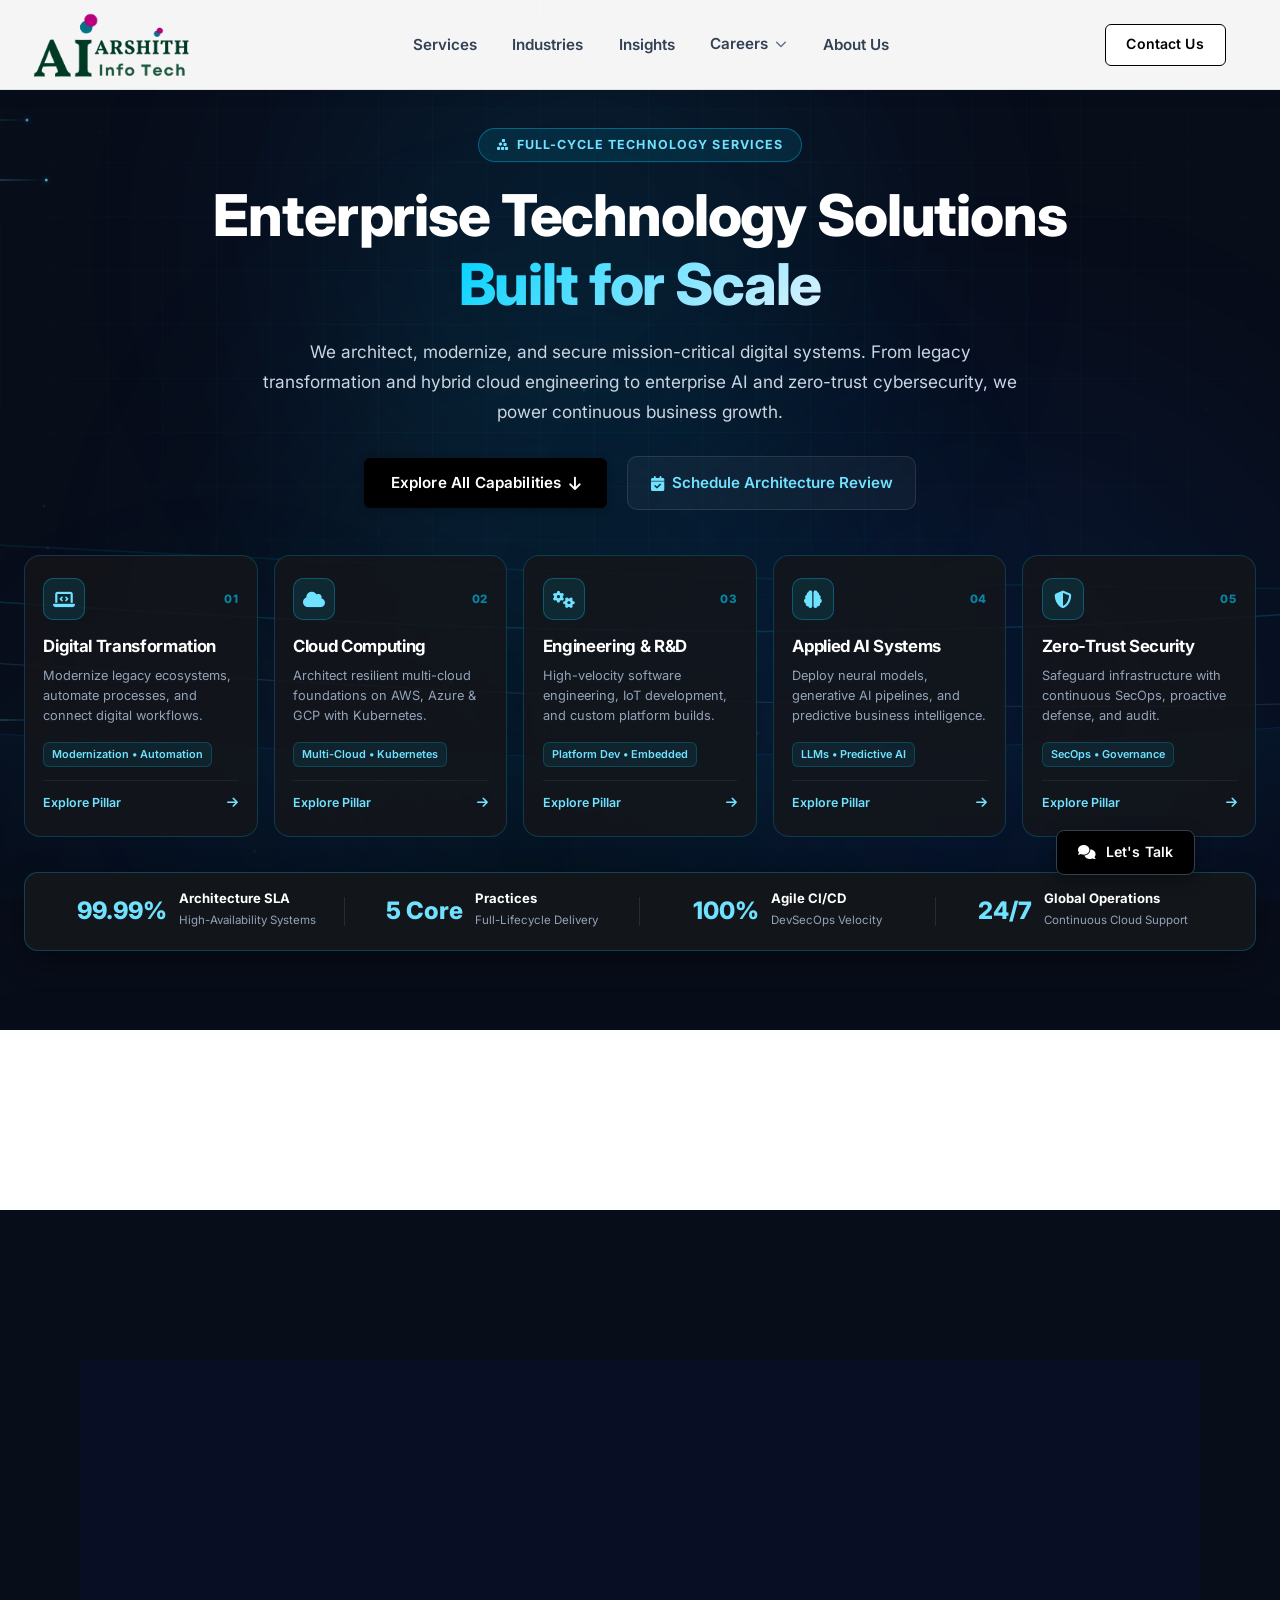
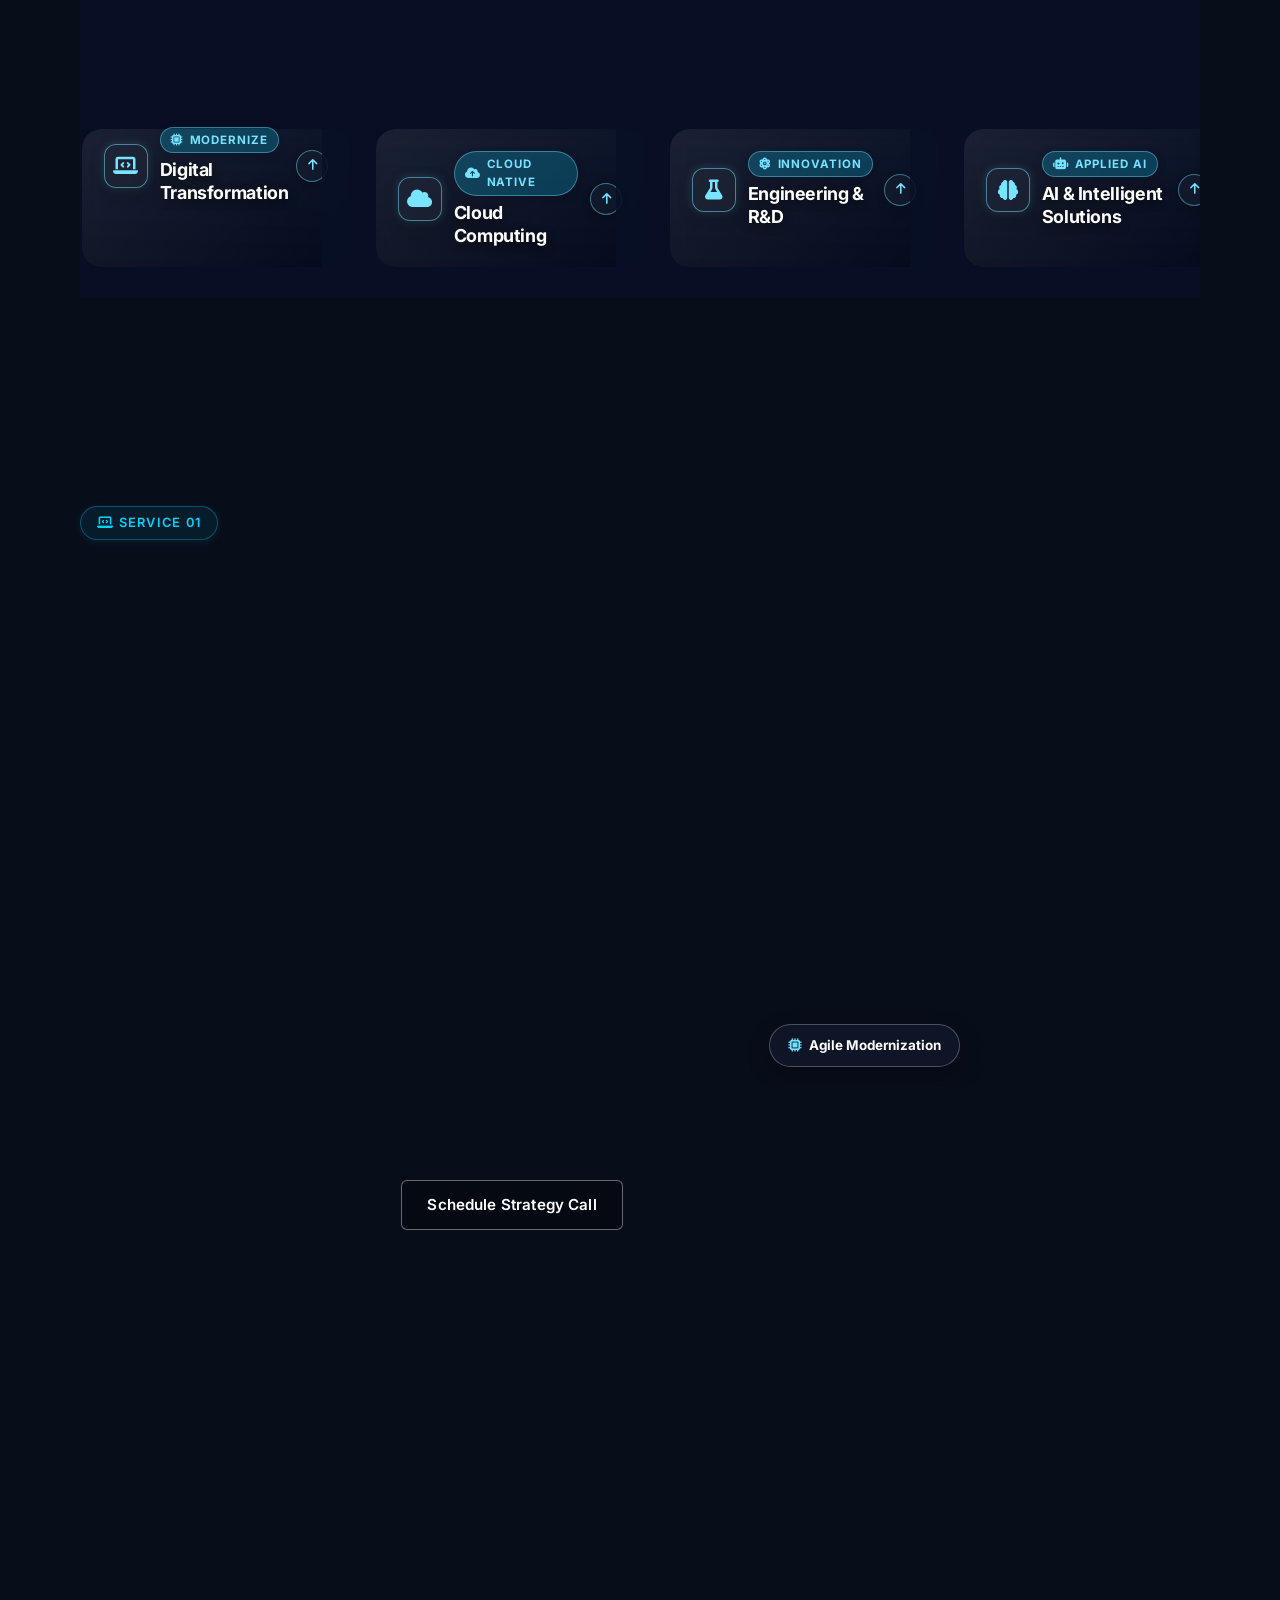
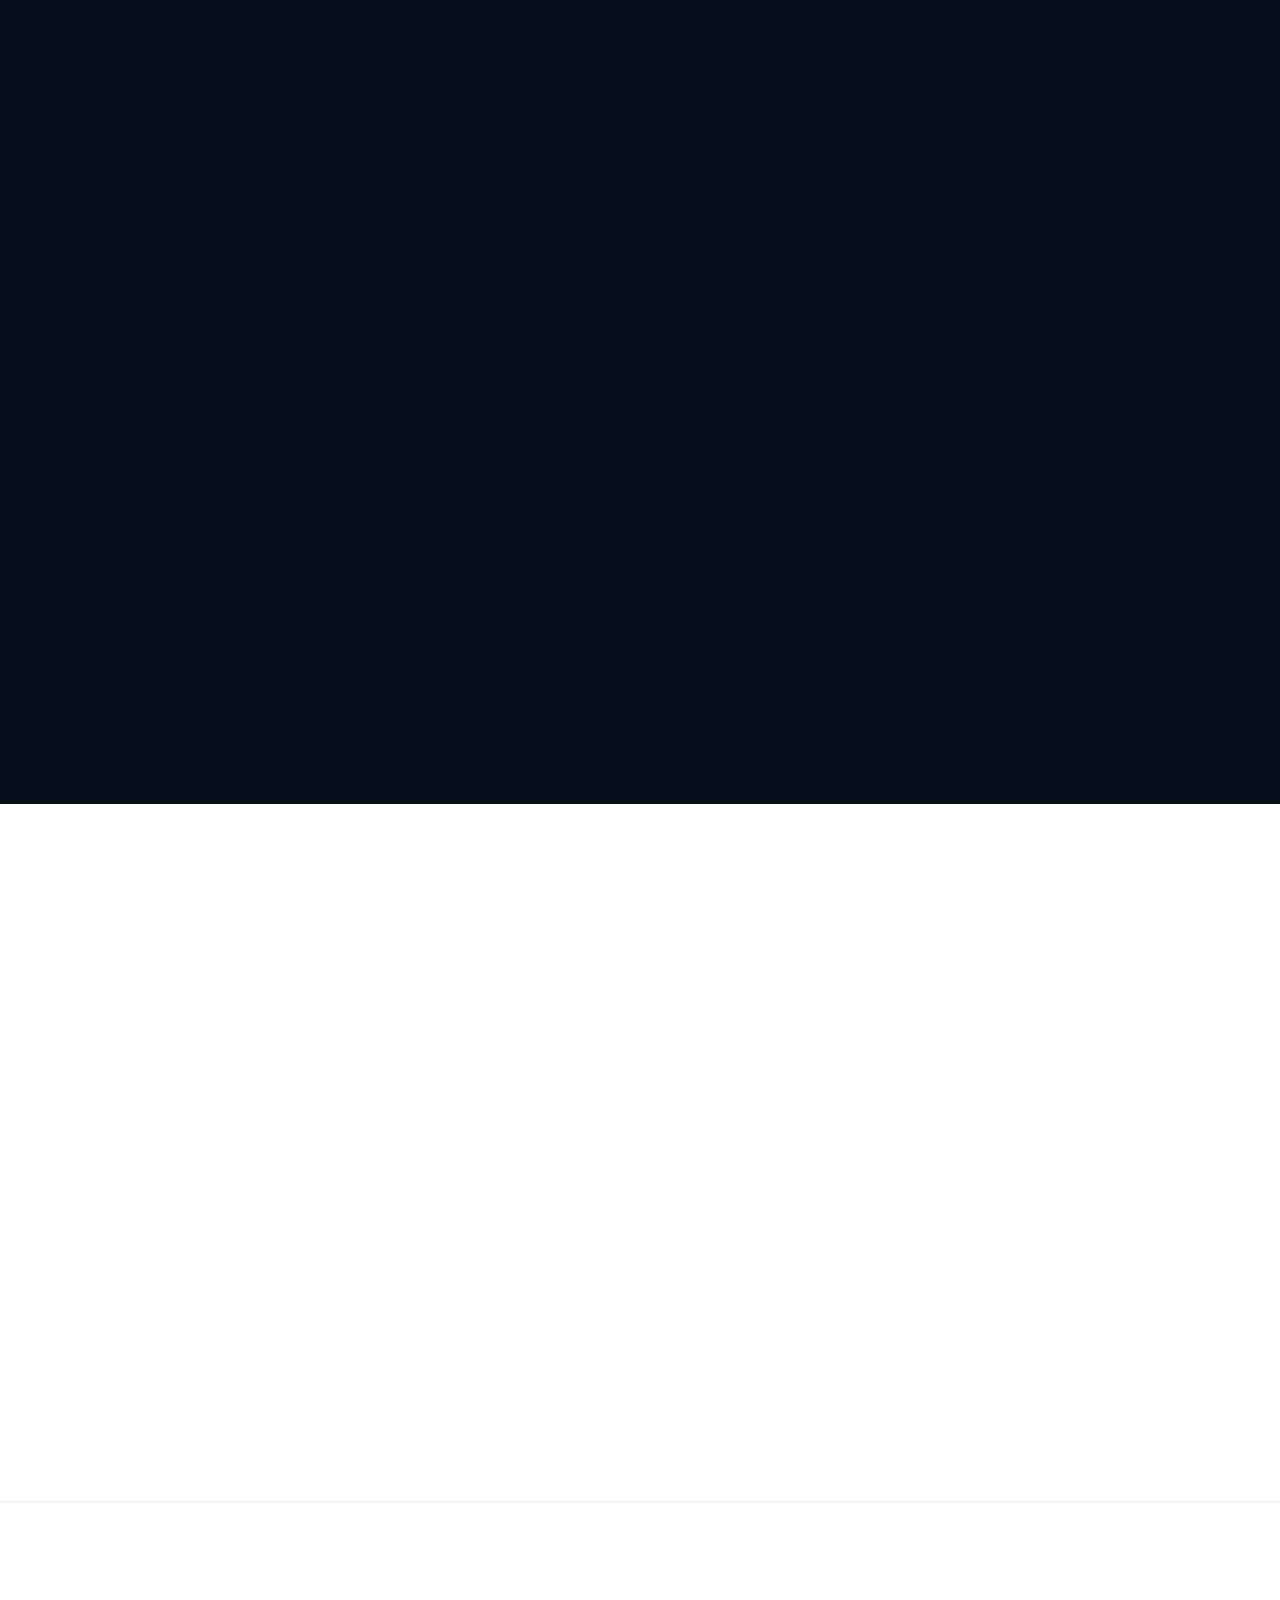
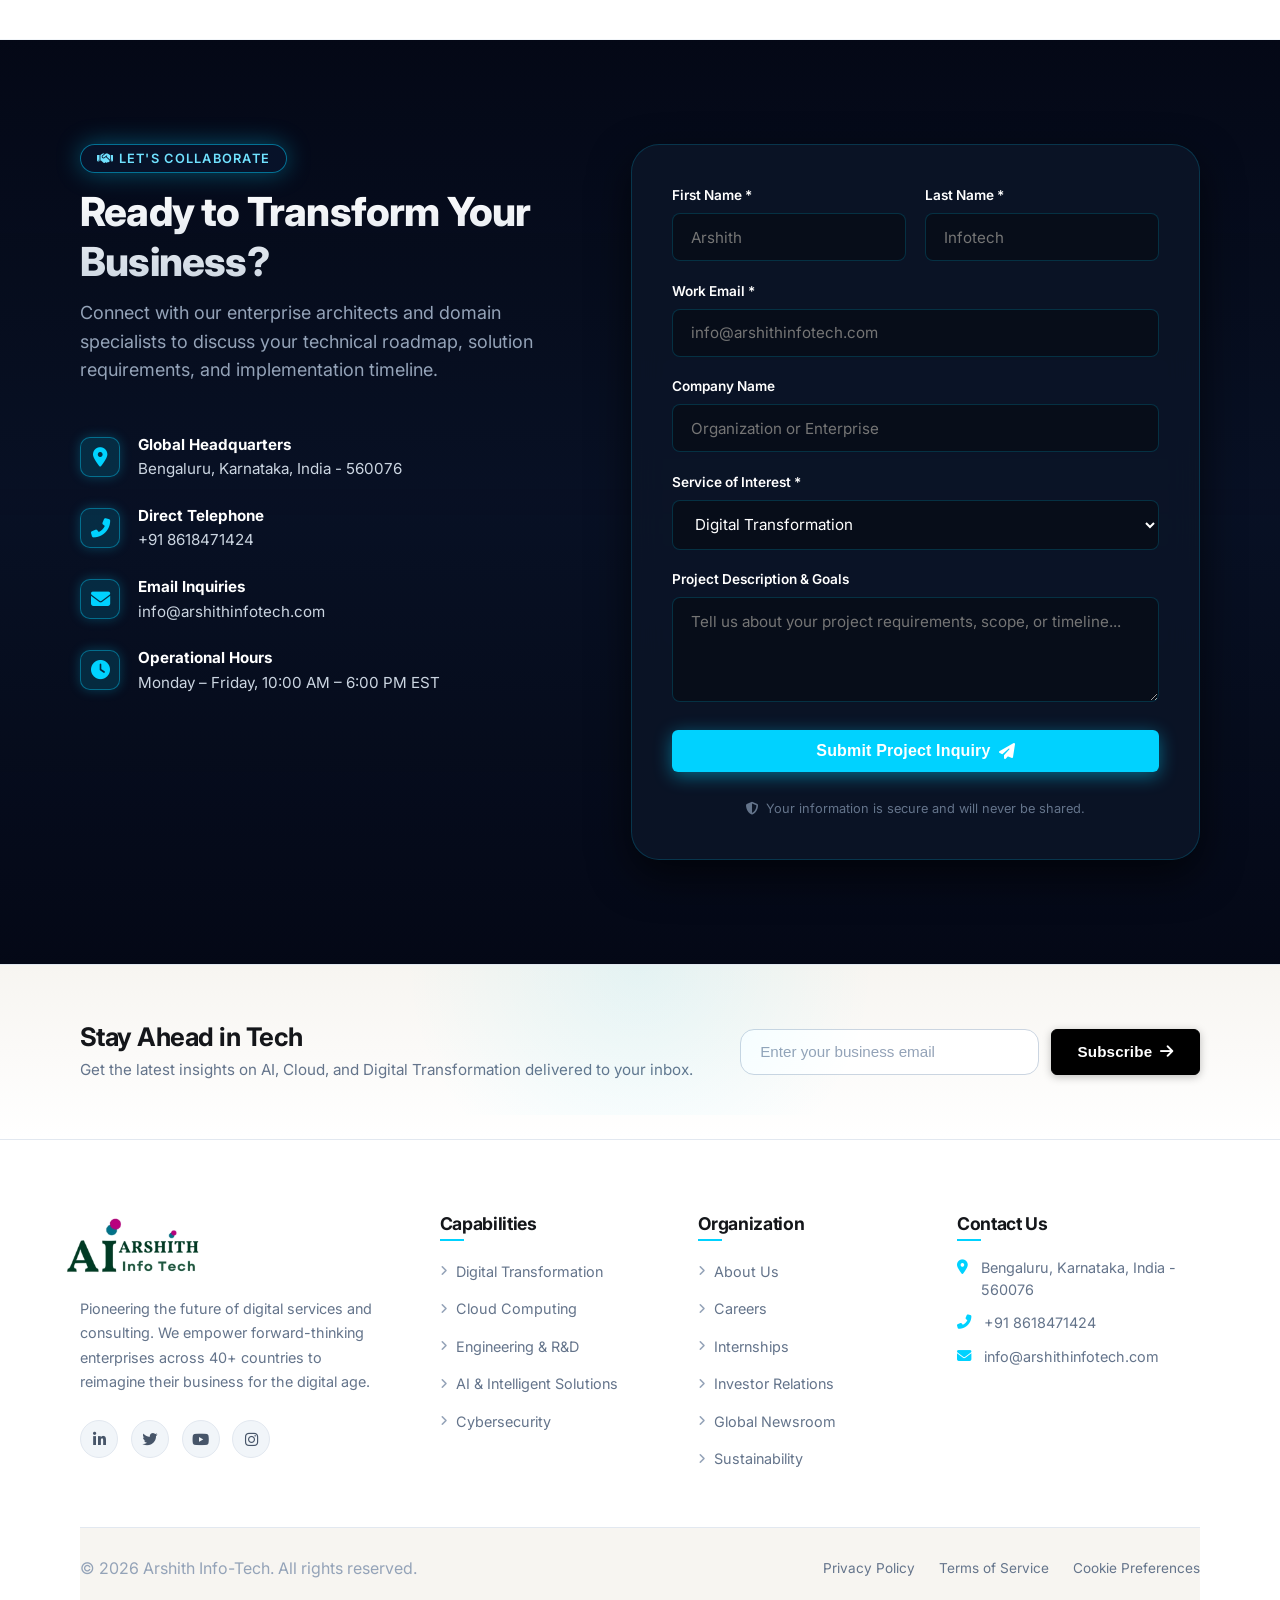
<file: services.html>
<!DOCTYPE html>
<html lang="en">

<head>
  <meta charset="UTF-8">
  <meta name="viewport" content="width=device-width, initial-scale=1.0">
  <title>Services | Arshith Info-Tech - Technology Solutions Built for Business</title>
  <meta name="description"
    content="We combine modern technology, engineering expertise, and business understanding to create secure, scalable solutions that help organizations modernize, innovate, and grow." />

  <!-- Google Fonts -->
  <link rel="preconnect" href="https://fonts.googleapis.com">
  <link rel="preconnect" href="https://fonts.gstatic.com" crossorigin>
  <link href="https://fonts.googleapis.com/css2?family=Inter:wght@400;500;600;700;800;900&family=Outfit:wght@400;500;600;700;800;900&display=swap" rel="stylesheet">
  <!-- FontAwesome -->
  <link rel="stylesheet" href="https://cdnjs.cloudflare.com/ajax/libs/font-awesome/6.4.0/css/all.min.css">
  <!-- Custom CSS -->
  <link rel="stylesheet" href="css/style.css?v=20260917_v8_industries_perfect">
  <link rel="stylesheet" href="footer-premium.css?v=20260917_v8_industries_perfect">
</head>

<body class="theme-page-cyber-blue page-services">

  <!-- Global Animated Background (Interactive Constellation Canvas + Ambient Aurora Glow) -->
  <div class="global-aurora-bg">
    <div class="aurora-orb aurora-orb-1"></div>
    <div class="aurora-orb aurora-orb-2"></div>
    <div class="aurora-orb aurora-orb-3"></div>
    <div class="aurora-orb aurora-orb-4"></div>
  </div>
  <canvas id="globalParticlesCanvas"></canvas>

  <!-- Navbar (Exact Same Header Component) -->
  <nav class="navbar">
    <div class="container">
      <a href="index.html" class="logo">
        <img src="assets/images/logo-official.png" alt="Arshith Info-Tech" class="logo-img">
      </a>
      <ul class="nav-links">
        <div class="drawer-header">
          <button class="drawer-close" aria-label="Close menu"><i class="fas fa-times"></i></button>
        </div>
        <li><a href="services.html" class="active"><i class="fas fa-laptop-code"></i> Services</a></li>
        <li><a href="industries.html"><i class="fas fa-layer-group"></i> Industries</a></li>
        <li><a href="insights.html"><i class="fas fa-newspaper"></i> Insights</a></li>
        
        <!-- Careers Dropdown Navigation Item -->
        <li class="nav-item-dropdown">
          <a href="javascript:void(0)" class="dropdown-trigger" aria-haspopup="true" aria-expanded="false">
            <i class="fas fa-briefcase"></i> Careers <i class="fas fa-chevron-down nav-dropdown-arrow"></i>
          </a>
          <ul class="nav-dropdown-menu">
            <li>
              <a href="careers.html" class="nav-dropdown-link">
                <span class="dropdown-link-icon"><i class="fas fa-user-tie"></i></span>
                <div class="dropdown-link-text">
                  <strong>Full-Time Careers</strong>
                  <small>Experienced &amp; Early Career Openings</small>
                </div>
              </a>
            </li>
            <li>
              <a href="internships.html" class="nav-dropdown-link">
                <span class="dropdown-link-icon"><i class="fas fa-graduation-cap"></i></span>
                <div class="dropdown-link-text">
                  <strong>Internships 2026</strong>
                  <small>Students &amp; Graduate Programs</small>
                </div>
              </a>
            </li>
          </ul>
        </li>

        <li><a href="about-infotech.html"><i class="fas fa-building"></i> About Us</a></li>
        <li class="drawer-cta-item"><a href="javascript:void(0)" class="btn btn-primary drawer-cta-btn" aria-haspopup="dialog"><i class="fas fa-paper-plane"></i> Contact Us</a></li>
      </ul>
      <a href="javascript:void(0)" class="btn btn-primary nav-cta" aria-haspopup="dialog">Contact Us</a>
      <div class="menu-toggle" aria-label="Open Navigation Menu">
        <i class="fas fa-bars"></i>
      </div>
    </div>
  </nav>

  <!-- Mobile Menu Overlay -->
  <div id="menuOverlay"></div>

  <!-- ===================================================
       1. SERVICES PAGE HERO SECTION
       =================================================== -->
  <!-- ===================================================
       1. HORIZONTAL ENTERPRISE SERVICES COMMAND HERO
       =================================================== -->
  <header class="hero services-hero-section">
    <div class="services-hero-container">
      
      <!-- Top Header & Matter (Centered & Spacious) -->
      <div class="services-hero-header reveal-up">
        <div class="services-hero-badge">
          <i class="fas fa-cubes-stacked"></i>
          <span>FULL-CYCLE TECHNOLOGY SERVICES</span>
        </div>
        
        <h1 class="services-hero-headline">
          Enterprise Technology Solutions <span class="services-gradient-accent">Built for Scale</span>
        </h1>
        
        <p class="services-hero-subtext">
          We architect, modernize, and secure mission-critical digital systems. From legacy transformation and hybrid cloud engineering to enterprise AI and zero-trust cybersecurity, we power continuous business growth.
        </p>

        <div class="services-hero-actions">
          <a href="#services-grid-section" class="btn btn-primary services-btn-primary">
            <span>Explore All Capabilities</span>
            <i class="fas fa-arrow-down"></i>
          </a>
          <a href="#contact" class="services-btn-secondary">
            <i class="fas fa-calendar-check"></i>
            <span>Schedule Architecture Review</span>
          </a>
        </div>
      </div>

      <!-- Horizontal 5-Capability Cards Deck (Side-by-Side in 1 Row) -->
      <div class="services-horizontal-deck reveal-up">
        
        <!-- 01. Digital Transformation -->
        <a href="#services-grid-section" class="service-deck-card">
          <div class="deck-card-top">
            <div class="deck-card-icon">
              <i class="fas fa-laptop-code"></i>
            </div>
            <span class="deck-card-num">01</span>
          </div>
          <div class="deck-card-body">
            <h3>Digital Transformation</h3>
            <p>Modernize legacy ecosystems, automate processes, and connect digital workflows.</p>
            <span class="deck-card-tag">Modernization • Automation</span>
          </div>
          <div class="deck-card-footer">
            <span>Explore Pillar</span>
            <i class="fas fa-arrow-right"></i>
          </div>
        </a>

        <!-- 02. Cloud Computing -->
        <a href="#services-grid-section" class="service-deck-card">
          <div class="deck-card-top">
            <div class="deck-card-icon">
              <i class="fas fa-cloud"></i>
            </div>
            <span class="deck-card-num">02</span>
          </div>
          <div class="deck-card-body">
            <h3>Cloud Computing</h3>
            <p>Architect resilient multi-cloud foundations on AWS, Azure &amp; GCP with Kubernetes.</p>
            <span class="deck-card-tag">Multi-Cloud • Kubernetes</span>
          </div>
          <div class="deck-card-footer">
            <span>Explore Pillar</span>
            <i class="fas fa-arrow-right"></i>
          </div>
        </a>

        <!-- 03. Engineering & R&D -->
        <a href="#services-grid-section" class="service-deck-card">
          <div class="deck-card-top">
            <div class="deck-card-icon">
              <i class="fas fa-cogs"></i>
            </div>
            <span class="deck-card-num">03</span>
          </div>
          <div class="deck-card-body">
            <h3>Engineering &amp; R&amp;D</h3>
            <p>High-velocity software engineering, IoT development, and custom platform builds.</p>
            <span class="deck-card-tag">Platform Dev • Embedded</span>
          </div>
          <div class="deck-card-footer">
            <span>Explore Pillar</span>
            <i class="fas fa-arrow-right"></i>
          </div>
        </a>

        <!-- 04. AI Solutions -->
        <a href="#services-grid-section" class="service-deck-card">
          <div class="deck-card-top">
            <div class="deck-card-icon">
              <i class="fas fa-brain"></i>
            </div>
            <span class="deck-card-num">04</span>
          </div>
          <div class="deck-card-body">
            <h3>Applied AI Systems</h3>
            <p>Deploy neural models, generative AI pipelines, and predictive business intelligence.</p>
            <span class="deck-card-tag">LLMs • Predictive AI</span>
          </div>
          <div class="deck-card-footer">
            <span>Explore Pillar</span>
            <i class="fas fa-arrow-right"></i>
          </div>
        </a>

        <!-- 05. Cybersecurity -->
        <a href="#services-grid-section" class="service-deck-card">
          <div class="deck-card-top">
            <div class="deck-card-icon">
              <i class="fas fa-shield-halved"></i>
            </div>
            <span class="deck-card-num">05</span>
          </div>
          <div class="deck-card-body">
            <h3>Zero-Trust Security</h3>
            <p>Safeguard infrastructure with continuous SecOps, proactive defense, and audit.</p>
            <span class="deck-card-tag">SecOps • Governance</span>
          </div>
          <div class="deck-card-footer">
            <span>Explore Pillar</span>
            <i class="fas fa-arrow-right"></i>
          </div>
        </a>

      </div>

      <!-- Horizontal Metrics & Reliability Ribbon -->
      <div class="services-horizontal-metrics reveal-up">
        <div class="horizontal-metric-item">
          <div class="metric-highlight">99.99%</div>
          <div class="metric-meta">
            <strong>Architecture SLA</strong>
            <span>High-Availability Systems</span>
          </div>
        </div>
        <div class="horizontal-metric-item">
          <div class="metric-highlight">5 Core</div>
          <div class="metric-meta">
            <strong>Practices</strong>
            <span>Full-Lifecycle Delivery</span>
          </div>
        </div>
        <div class="horizontal-metric-item">
          <div class="metric-highlight">100%</div>
          <div class="metric-meta">
            <strong>Agile CI/CD</strong>
            <span>DevSecOps Velocity</span>
          </div>
        </div>
        <div class="horizontal-metric-item">
          <div class="metric-highlight">24/7</div>
          <div class="metric-meta">
            <strong>Global Operations</strong>
            <span>Continuous Cloud Support</span>
          </div>
        </div>
      </div>

    </div>
  </header>

  <!-- ===================================================
       2. SERVICES OVERVIEW & 5 CORE PILLARS GRID
       =================================================== -->
  <section id="services-grid-section" class="section-padding bg-alt">
    <div class="container">
      <div class="text-center reveal-up capabilities-heading-wrap">
        <h4 class="section-badge"><i class="fas fa-sparkles"></i> Core Capabilities</h4>
        <h2 class="section-title capabilities-heading-animated">
          Technology Solutions <span class="capabilities-accent-reflect">Built for Scale</span>
        </h2>
        <p class="section-subtitle">Comprehensive technology solutions designed to modernize legacy workflows, scale infrastructure, accelerate engineering innovation, and safeguard business data.</p>
      </div>

      <div class="services-grid">
        <!-- Service Card 1: Digital Transformation -->
        <div class="service-card reveal-up delay-100" data-modal="digital-transformation">
          <div class="service-card-bg" style="background-image: url('assets/images/digital-transformation.jpg');"></div>
          <div class="service-card-overlay"></div>
          <div class="service-card-content">
            <div class="service-card-header">
              <div class="service-icon-wrap">
                <i class="fas fa-laptop-code service-icon"></i>
              </div>
              <div class="service-title-col">
                <span class="service-badge-tag"><i class="fas fa-microchip"></i> Modernize</span>
                <h3>Digital Transformation</h3>
              </div>
              <div class="service-slide-cue">
                <i class="fas fa-arrow-up"></i>
              </div>
            </div>
            <div class="service-card-body">
              <div class="service-divider"></div>
              <p>Modernize business operations with connected digital experiences, intelligent automation, and technology solutions designed to improve efficiency and accelerate growth.</p>
              <ul class="service-matter-points">
                <li><i class="fas fa-circle-check"></i> Legacy Application Modernization</li>
                <li><i class="fas fa-circle-check"></i> Business Process Automation</li>
                <li><i class="fas fa-circle-check"></i> Enterprise Application Development</li>
                <li><i class="fas fa-circle-check"></i> Digital Experience Transformation</li>
              </ul>
              <div class="service-footer">
                <span class="card-learn" data-service-trigger="digital-transformation">Explore Service <i class="fas fa-arrow-right"></i></span>
              </div>
            </div>
          </div>
        </div>

        <!-- Service Card 2: Cloud Computing -->
        <div class="service-card reveal-up delay-200" data-modal="cloud-computing">
          <div class="service-card-bg" style="background-image: url('assets/images/cloud-computing.jpg');"></div>
          <div class="service-card-overlay"></div>
          <div class="service-card-content">
            <div class="service-card-header">
              <div class="service-icon-wrap">
                <i class="fas fa-cloud service-icon"></i>
              </div>
              <div class="service-title-col">
                <span class="service-badge-tag"><i class="fas fa-cloud-arrow-up"></i> Cloud Native</span>
                <h3>Cloud Computing</h3>
              </div>
              <div class="service-slide-cue">
                <i class="fas fa-arrow-up"></i>
              </div>
            </div>
            <div class="service-card-body">
              <div class="service-divider"></div>
              <p>Build flexible and scalable cloud environments that improve performance, simplify infrastructure, and help businesses adapt to changing demands.</p>
              <ul class="service-matter-points">
                <li><i class="fas fa-circle-check"></i> Cloud Migration</li>
                <li><i class="fas fa-circle-check"></i> Cloud-Native Development</li>
                <li><i class="fas fa-circle-check"></i> Infrastructure Modernization</li>
                <li><i class="fas fa-circle-check"></i> Cloud Optimization &amp; Management</li>
              </ul>
              <div class="service-footer">
                <span class="card-learn" data-service-trigger="cloud-computing">Explore Service <i class="fas fa-arrow-right"></i></span>
              </div>
            </div>
          </div>
        </div>

        <!-- Service Card 3: Engineering & R&D -->
        <div class="service-card reveal-up delay-300" data-modal="engineering-rd">
          <div class="service-card-bg" style="background-image: url('assets/images/engineering-rd.jpg');"></div>
          <div class="service-card-overlay"></div>
          <div class="service-card-content">
            <div class="service-card-header">
              <div class="service-icon-wrap">
                <i class="fas fa-flask service-icon"></i>
              </div>
              <div class="service-title-col">
                <span class="service-badge-tag"><i class="fas fa-atom"></i> Innovation</span>
                <h3>Engineering &amp; R&amp;D</h3>
              </div>
              <div class="service-slide-cue">
                <i class="fas fa-arrow-up"></i>
              </div>
            </div>
            <div class="service-card-body">
              <div class="service-divider"></div>
              <p>Turn ideas into reliable technology products through product engineering, research, prototyping, and continuous innovation.</p>
              <ul class="service-matter-points">
                <li><i class="fas fa-circle-check"></i> Product Engineering</li>
                <li><i class="fas fa-circle-check"></i> Software Architecture</li>
                <li><i class="fas fa-circle-check"></i> Rapid Prototyping</li>
                <li><i class="fas fa-circle-check"></i> Technology Research &amp; Innovation</li>
              </ul>
              <div class="service-footer">
                <span class="card-learn" data-service-trigger="engineering-rd">Explore Service <i class="fas fa-arrow-right"></i></span>
              </div>
            </div>
          </div>
        </div>

        <!-- Service Card 4: AI & Intelligent Solutions -->
        <div class="service-card reveal-up delay-400" data-modal="ai-intelligent-solutions">
          <div class="service-card-bg" style="background-image: url('https://images.unsplash.com/photo-1677442136019-21780ecad995?auto=format&fit=crop&q=80&w=800');"></div>
          <div class="service-card-overlay"></div>
          <div class="service-card-content">
            <div class="service-card-header">
              <div class="service-icon-wrap">
                <i class="fas fa-brain service-icon"></i>
              </div>
              <div class="service-title-col">
                <span class="service-badge-tag"><i class="fas fa-robot"></i> Applied AI</span>
                <h3>AI &amp; Intelligent Solutions</h3>
              </div>
              <div class="service-slide-cue">
                <i class="fas fa-arrow-up"></i>
              </div>
            </div>
            <div class="service-card-body">
              <div class="service-divider"></div>
              <p>Apply artificial intelligence and machine learning to automate processes, uncover valuable insights, and enable smarter business decisions.</p>
              <ul class="service-matter-points">
                <li><i class="fas fa-circle-check"></i> Artificial Intelligence</li>
                <li><i class="fas fa-circle-check"></i> Machine Learning</li>
                <li><i class="fas fa-circle-check"></i> Intelligent Automation</li>
                <li><i class="fas fa-circle-check"></i> Predictive Analytics</li>
              </ul>
              <div class="service-footer">
                <span class="card-learn" data-service-trigger="ai-intelligent-solutions">Explore Service <i class="fas fa-arrow-right"></i></span>
              </div>
            </div>
          </div>
        </div>

        <!-- Service Card 5: Cybersecurity -->
        <div class="service-card reveal-up delay-500" data-modal="cybersecurity">
          <div class="service-card-bg" style="background-image: url('https://images.unsplash.com/photo-1563986768609-322da13575f3?auto=format&fit=crop&q=80&w=800');"></div>
          <div class="service-card-overlay"></div>
          <div class="service-card-content">
            <div class="service-card-header">
              <div class="service-icon-wrap">
                <i class="fas fa-shield-halved service-icon"></i>
              </div>
              <div class="service-title-col">
                <span class="service-badge-tag"><i class="fas fa-lock"></i> Zero-Trust</span>
                <h3>Cybersecurity</h3>
              </div>
              <div class="service-slide-cue">
                <i class="fas fa-arrow-up"></i>
              </div>
            </div>
            <div class="service-card-body">
              <div class="service-divider"></div>
              <p>Protect applications, infrastructure, and business data with proactive security solutions designed to reduce risk and strengthen digital resilience.</p>
              <ul class="service-matter-points">
                <li><i class="fas fa-circle-check"></i> Security Assessment</li>
                <li><i class="fas fa-circle-check"></i> Application Security</li>
                <li><i class="fas fa-circle-check"></i> Threat Monitoring</li>
                <li><i class="fas fa-circle-check"></i> Data Protection</li>
              </ul>
              <div class="service-footer">
                <span class="card-learn" data-service-trigger="cybersecurity">Explore Service <i class="fas fa-arrow-right"></i></span>
              </div>
            </div>
          </div>
        </div>
      </div>
    </div>
  </section>

  <!-- ===================================================
       3. DEEP-DIVE SERVICE FEATURE SHOWCASE SECTIONS
       =================================================== -->

  <!-- Deep-Dive 1: Digital Transformation -->
  <section id="digital-transformation" class="section-padding services-deep-dive">
    <div class="container">
      <div class="services-detail-row">
        <div class="services-detail-text reveal-left">
          <span class="section-badge"><i class="fas fa-laptop-code"></i> Service 01</span>
          <h2 class="services-detail-title">Digital Transformation</h2>
          <p class="services-detail-lead">Modernize business operations with connected digital experiences, intelligent automation, and technology solutions designed to improve efficiency and accelerate growth.</p>
          
          <div class="services-deliverables-grid">
            <div class="deliverable-item">
              <i class="fas fa-circle-check"></i>
              <div>
                <strong>Legacy Application Modernization</strong>
                <p>Refactor legacy monoliths into agile, API-first microservices without disrupting operational continuity.</p>
              </div>
            </div>
            <div class="deliverable-item">
              <i class="fas fa-circle-check"></i>
              <div>
                <strong>Business Process Automation</strong>
                <p>Automate repetitive workflows, reduce operational overhead, and speed up turnaround times.</p>
              </div>
            </div>
            <div class="deliverable-item">
              <i class="fas fa-circle-check"></i>
              <div>
                <strong>Enterprise Application Development</strong>
                <p>Architect robust, scalable web and mobile software systems tailored to specific business demands.</p>
              </div>
            </div>
            <div class="deliverable-item">
              <i class="fas fa-circle-check"></i>
              <div>
                <strong>Digital Experience Transformation</strong>
                <p>Elevate client and employee engagement through frictionless, omni-channel user experiences.</p>
              </div>
            </div>
          </div>

          <div class="services-detail-actions">
            <button type="button" class="btn btn-primary btn-service-explore" data-service-trigger="digital-transformation">
              <span>Explore Digital Transformation</span>
              <i class="fas fa-arrow-right"></i>
            </button>
            <a href="#contact" class="btn btn-outline">
              <span>Schedule Strategy Call</span>
            </a>
          </div>
        </div>

        <div class="services-detail-visual reveal-right">
          <div class="service-media-frame">
            <div class="service-media-img" style="background-image: url('assets/images/digital-transformation.jpg');"></div>
            <div class="service-media-badge">
              <i class="fas fa-microchip"></i>
              <span>Agile Modernization</span>
            </div>
          </div>
        </div>
      </div>
    </div>
  </section>

  <!-- Deep-Dive 2: Cloud Computing -->
  <section id="cloud-computing" class="section-padding bg-alt services-deep-dive">
    <div class="container">
      <div class="services-detail-row reverse-row">
        <div class="services-detail-text reveal-right">
          <span class="section-badge"><i class="fas fa-cloud"></i> Service 02</span>
          <h2 class="services-detail-title">Cloud Computing</h2>
          <p class="services-detail-lead">Build flexible and scalable cloud environments that improve performance, simplify infrastructure, and help businesses adapt to changing demands.</p>
          
          <div class="services-deliverables-grid">
            <div class="deliverable-item">
              <i class="fas fa-circle-check"></i>
              <div>
                <strong>Cloud Migration</strong>
                <p>Zero-downtime workload migration across AWS, Microsoft Azure, and Google Cloud platforms.</p>
              </div>
            </div>
            <div class="deliverable-item">
              <i class="fas fa-circle-check"></i>
              <div>
                <strong>Cloud-Native Development</strong>
                <p>Deploy scalable containerized applications with Docker, Kubernetes, and serverless compute.</p>
              </div>
            </div>
            <div class="deliverable-item">
              <i class="fas fa-circle-check"></i>
              <div>
                <strong>Infrastructure Modernization</strong>
                <p>Implement Infrastructure as Code (IaC), automated CI/CD pipelines, and hybrid cloud topologies.</p>
              </div>
            </div>
            <div class="deliverable-item">
              <i class="fas fa-circle-check"></i>
              <div>
                <strong>Cloud Optimization &amp; Management</strong>
                <p>Continuous cost telemetry, auto-scaling policy governance, and multi-region disaster recovery.</p>
              </div>
            </div>
          </div>

          <div class="services-detail-actions">
            <button type="button" class="btn btn-primary btn-service-explore" data-service-trigger="cloud-computing">
              <span>Explore Cloud Computing</span>
              <i class="fas fa-arrow-right"></i>
            </button>
            <a href="#contact" class="btn btn-outline">
              <span>Schedule Strategy Call</span>
            </a>
          </div>
        </div>

        <div class="services-detail-visual reveal-left">
          <div class="service-media-frame">
            <div class="service-media-img" style="background-image: url('assets/images/cloud-computing.jpg');"></div>
            <div class="service-media-badge">
              <i class="fas fa-server"></i>
              <span>Multi-Cloud Architecture</span>
            </div>
          </div>
        </div>
      </div>
    </div>
  </section>

  <!-- Deep-Dive 3: Engineering & R&D -->
  <section id="engineering-rd" class="section-padding services-deep-dive">
    <div class="container">
      <div class="services-detail-row">
        <div class="services-detail-text reveal-left">
          <span class="section-badge"><i class="fas fa-flask"></i> Service 03</span>
          <h2 class="services-detail-title">Engineering &amp; R&amp;D</h2>
          <p class="services-detail-lead">Turn ideas into reliable technology products through product engineering, research, prototyping, and continuous innovation.</p>
          
          <div class="services-deliverables-grid">
            <div class="deliverable-item">
              <i class="fas fa-circle-check"></i>
              <div>
                <strong>Product Engineering</strong>
                <p>Full-lifecycle development from user research and design to production-ready enterprise software.</p>
              </div>
            </div>
            <div class="deliverable-item">
              <i class="fas fa-circle-check"></i>
              <div>
                <strong>Software Architecture</strong>
                <p>High-throughput, distributed system design resilient to enterprise peak loads and concurrent users.</p>
              </div>
            </div>
            <div class="deliverable-item">
              <i class="fas fa-circle-check"></i>
              <div>
                <strong>Rapid Prototyping</strong>
                <p>Accelerate proof-of-concept validation with agile MVP creation and quick feedback loops.</p>
              </div>
            </div>
            <div class="deliverable-item">
              <i class="fas fa-circle-check"></i>
              <div>
                <strong>Technology Research &amp; Innovation</strong>
                <p>Investigative research into emerging technology stacks, quantum-safe encryption, and IoT devices.</p>
              </div>
            </div>
          </div>

          <div class="services-detail-actions">
            <button type="button" class="btn btn-primary btn-service-explore" data-service-trigger="engineering-rd">
              <span>Explore Engineering &amp; R&amp;D</span>
              <i class="fas fa-arrow-right"></i>
            </button>
            <a href="#contact" class="btn btn-outline">
              <span>Schedule Strategy Call</span>
            </a>
          </div>
        </div>

        <div class="services-detail-visual reveal-right">
          <div class="service-media-frame">
            <div class="service-media-img" style="background-image: url('assets/images/engineering-rd.jpg');"></div>
            <div class="service-media-badge">
              <i class="fas fa-code-branch"></i>
              <span>High-Throughput Engineering</span>
            </div>
          </div>
        </div>
      </div>
    </div>
  </section>

  <!-- Deep-Dive 4: AI & Intelligent Solutions -->
  <section id="ai-solutions" class="section-padding bg-alt services-deep-dive">
    <div class="container">
      <div class="services-detail-row reverse-row">
        <div class="services-detail-text reveal-right">
          <span class="section-badge"><i class="fas fa-brain"></i> Service 04</span>
          <h2 class="services-detail-title">AI &amp; Intelligent Solutions</h2>
          <p class="services-detail-lead">Apply artificial intelligence and machine learning to automate processes, uncover valuable insights, and enable smarter business decisions.</p>
          
          <div class="services-deliverables-grid">
            <div class="deliverable-item">
              <i class="fas fa-circle-check"></i>
              <div>
                <strong>Artificial Intelligence</strong>
                <p>Generative AI integration, enterprise knowledge search, and conversational intelligence agents.</p>
              </div>
            </div>
            <div class="deliverable-item">
              <i class="fas fa-circle-check"></i>
              <div>
                <strong>Machine Learning</strong>
                <p>Custom supervised and reinforcement ML model training, evaluation, and production MLOps deployment.</p>
              </div>
            </div>
            <div class="deliverable-item">
              <i class="fas fa-circle-check"></i>
              <div>
                <strong>Intelligent Automation</strong>
                <p>Cognitive RPA pipelines and automated decision-making engines for complex enterprise operations.</p>
              </div>
            </div>
            <div class="deliverable-item">
              <i class="fas fa-circle-check"></i>
              <div>
                <strong>Predictive Analytics</strong>
                <p>Real-time telemetry forecasting, customer behavior insights, and predictive churn prevention models.</p>
              </div>
            </div>
          </div>

          <div class="services-detail-actions">
            <button type="button" class="btn btn-primary btn-service-explore" data-service-trigger="ai-intelligent-solutions">
              <span>Explore AI &amp; Intelligent Solutions</span>
              <i class="fas fa-arrow-right"></i>
            </button>
            <a href="#contact" class="btn btn-outline">
              <span>Schedule Strategy Call</span>
            </a>
          </div>
        </div>

        <div class="services-detail-visual reveal-left">
          <div class="service-media-frame">
            <div class="service-media-img" style="background-image: url('https://images.unsplash.com/photo-1677442136019-21780ecad995?auto=format&fit=crop&q=80&w=800');"></div>
            <div class="service-media-badge">
              <i class="fas fa-robot"></i>
              <span>Cognitive Intelligence</span>
            </div>
          </div>
        </div>
      </div>
    </div>
  </section>

  <!-- Deep-Dive 5: Cybersecurity -->
  <section id="cybersecurity" class="section-padding services-deep-dive">
    <div class="container">
      <div class="services-detail-row">
        <div class="services-detail-text reveal-left">
          <span class="section-badge"><i class="fas fa-shield-halved"></i> Service 05</span>
          <h2 class="services-detail-title">Cybersecurity</h2>
          <p class="services-detail-lead">Protect applications, infrastructure, and business data with proactive security solutions designed to reduce risk and strengthen digital resilience.</p>
          
          <div class="services-deliverables-grid">
            <div class="deliverable-item">
              <i class="fas fa-circle-check"></i>
              <div>
                <strong>Security Assessment</strong>
                <p>Rigorous vulnerability assessments, penetration testing, and regulatory compliance audits (SOC2/ISO).</p>
              </div>
            </div>
            <div class="deliverable-item">
              <i class="fas fa-circle-check"></i>
              <div>
                <strong>Application Security</strong>
                <p>DevSecOps integration with automated static/dynamic code scans (SAST/DAST) in CI/CD pipelines.</p>
              </div>
            </div>
            <div class="deliverable-item">
              <i class="fas fa-circle-check"></i>
              <div>
                <strong>Threat Monitoring</strong>
                <p>24/7 Security Operations Center (SOC) threat detection, SIEM intelligence, and incident mitigation.</p>
              </div>
            </div>
            <div class="deliverable-item">
              <i class="fas fa-circle-check"></i>
              <div>
                <strong>Data Protection</strong>
                <p>End-to-end cryptographic key encryption, identity access management (IAM), and data privacy controls.</p>
              </div>
            </div>
          </div>

          <div class="services-detail-actions">
            <button type="button" class="btn btn-primary btn-service-explore" data-service-trigger="cybersecurity">
              <span>Explore Cybersecurity</span>
              <i class="fas fa-arrow-right"></i>
            </button>
            <a href="#contact" class="btn btn-outline">
              <span>Schedule Strategy Call</span>
            </a>
          </div>
        </div>

        <div class="services-detail-visual reveal-right">
          <div class="service-media-frame">
            <div class="service-media-img" style="background-image: url('https://images.unsplash.com/photo-1563986768609-322da13575f3?auto=format&fit=crop&q=80&w=800');"></div>
            <div class="service-media-badge">
              <i class="fas fa-lock"></i>
              <span>Zero-Trust Architecture</span>
            </div>
          </div>
        </div>
      </div>
    </div>
  </section>

  <!-- ===================================================
       4. CALL TO ACTION & CONSULTATION SECTION
       =================================================== -->
  <section id="contact" class="section-padding contact-section bg-alt">
    <div class="container">
      <div class="contact-grid">
        <div class="contact-info reveal-left">
          <h4 class="section-badge"><i class="fas fa-handshake"></i> Let's Collaborate</h4>
          <h2 class="section-title">Ready to Transform Your Business?</h2>
          <p class="section-subtitle" style="margin-left: 0; text-align: left;">Connect with our enterprise architects and domain specialists to discuss your technical roadmap, solution requirements, and implementation timeline.</p>
          
          <ul class="contact-details">
            <li><i class="fas fa-map-marker-alt"></i>
              <div><strong>Global Headquarters</strong><br>Bengaluru, Karnataka, India - 560076</div>
            </li>
            <li><i class="fas fa-phone-alt"></i>
              <div><strong>Direct Telephone</strong><br>+91 8618471424</div>
            </li>
            <li><i class="fas fa-envelope"></i>
              <div><strong>Email Inquiries</strong><br>info@arshithinfotech.com</div>
            </li>
            <li><i class="fas fa-clock"></i>
              <div><strong>Operational Hours</strong><br>Monday – Friday, 10:00 AM – 6:00 PM EST</div>
            </li>
          </ul>
        </div>

        <div class="contact-form-wrap reveal-right">
          <form class="contact-form" id="contactForm">
            <div class="form-row">
              <div class="form-group">
                <label for="fname">First Name *</label>
                <input type="text" id="fname" placeholder="Arshith" required>
              </div>
              <div class="form-group">
                <label for="lname">Last Name *</label>
                <input type="text" id="lname" placeholder="Infotech" required>
              </div>
            </div>
            <div class="form-group">
              <label for="email">Work Email *</label>
              <input type="email" id="email" placeholder="info@arshithinfotech.com" required>
            </div>
            <div class="form-group">
              <label for="company">Company Name</label>
              <input type="text" id="company" placeholder="Organization or Enterprise">
            </div>
            <div class="form-group">
              <label for="service">Service of Interest *</label>
              <select id="service" required>
                <option value="">Select a service...</option>
                <option selected>Digital Transformation</option>
                <option>Cloud Computing</option>
                <option>Engineering &amp; R&amp;D</option>
                <option>AI &amp; Intelligent Solutions</option>
                <option>Cybersecurity</option>
                <option>Other Enterprise Solutions</option>
              </select>
            </div>
            <div class="form-group">
              <label for="message">Project Description &amp; Goals</label>
              <textarea id="message" rows="4" placeholder="Tell us about your project requirements, scope, or timeline..."></textarea>
            </div>
            <button type="submit" class="btn btn-primary form-submit-btn">
              <span>Submit Project Inquiry</span>
              <i class="fas fa-paper-plane"></i>
            </button>
            <p class="form-note"><i class="fas fa-shield-alt"></i> Your information is secure and will never be shared.</p>
          </form>
          <div class="form-success" id="formSuccess" style="display:none;">
            <i class="fas fa-check-circle"></i>
            <h3>Inquiry Received!</h3>
            <p>Thank you for reaching out. Our solution architects will review your requirements and respond within 1 business day.</p>
          </div>
        </div>
      </div>
    </div>
  </section>

  <!-- ===================================================
       5. ENHANCED PREMIUM FOOTER
       =================================================== -->
  <footer class="footer">
    <div class="footer-newsletter">
      <div class="container">
        <div class="newsletter-content">
          <div class="newsletter-text">
            <h3>Stay Ahead in Tech</h3>
            <p>Get the latest insights on AI, Cloud, and Digital Transformation delivered to your inbox.</p>
          </div>
          <form class="newsletter-form">
            <input type="email" placeholder="Enter your business email" required>
            <button type="submit" class="btn btn-primary">Subscribe <i class="fas fa-arrow-right"></i></button>
          </form>
        </div>
      </div>
    </div>

    <div class="container">
      <div class="footer-grid">
        <div class="footer-brand">
          <a href="index.html" class="logo footer-logo">
            <img src="assets/images/logo-official.png" alt="Arshith Info-Tech" class="logo-img">
          </a>
          <p class="footer-about">Pioneering the future of digital services and consulting. We empower forward-thinking enterprises across 40+ countries to reimagine their business for the digital age.</p>
          <div class="social-links">
            <a href="#" aria-label="LinkedIn" class="social-icon"><i class="fab fa-linkedin-in"></i></a>
            <a href="#" aria-label="Twitter" class="social-icon"><i class="fab fa-twitter"></i></a>
            <a href="#" aria-label="YouTube" class="social-icon"><i class="fab fa-youtube"></i></a>
            <a href="#" aria-label="Instagram" class="social-icon"><i class="fab fa-instagram"></i></a>
          </div>
        </div>
        <div class="footer-links">
          <h4>Capabilities</h4>
          <ul>
            <li><a href="services.html#digital-transformation"><i class="fas fa-angle-right"></i> Digital Transformation</a></li>
            <li><a href="services.html#cloud-computing"><i class="fas fa-angle-right"></i> Cloud Computing</a></li>
            <li><a href="services.html#engineering-rd"><i class="fas fa-angle-right"></i> Engineering &amp; R&amp;D</a></li>
            <li><a href="services.html#ai-solutions"><i class="fas fa-angle-right"></i> AI &amp; Intelligent Solutions</a></li>
            <li><a href="services.html#cybersecurity"><i class="fas fa-angle-right"></i> Cybersecurity</a></li>
          </ul>
        </div>
        <div class="footer-links">
          <h4>Organization</h4>
          <ul>
            <li><a href="about-infotech.html"><i class="fas fa-angle-right"></i> About Us</a></li>
            <li><a href="careers.html"><i class="fas fa-angle-right"></i> Careers</a></li>
            <li><a href="internships.html"><i class="fas fa-angle-right"></i> Internships</a></li>
            <li><a href="#footer"><i class="fas fa-angle-right"></i> Investor Relations</a></li>
            <li><a href="#footer"><i class="fas fa-angle-right"></i> Global Newsroom</a></li>
            <li><a href="#footer"><i class="fas fa-angle-right"></i> Sustainability</a></li>
          </ul>
        </div>
        <div class="footer-links">
          <h4>Contact Us</h4>
          <ul class="footer-contact-minimal">
            <li><i class="fas fa-map-marker-alt"></i> Bengaluru, Karnataka, India - 560076</li>
            <li><i class="fas fa-phone-alt"></i> +91 8618471424</li>
            <li><i class="fas fa-envelope"></i> info@arshithinfotech.com</li>
          </ul>
        </div>
      </div>
      <div class="footer-bottom">
        <div class="footer-bottom-flex">
          <p>&copy; 2026 Arshith Info-Tech. All rights reserved.</p>
          <div class="legal-links">
            <a href="#">Privacy Policy</a>
            <a href="#">Terms of Service</a>
            <a href="#">Cookie Preferences</a>
          </div>
        </div>
      </div>
    </div>
  </footer>

  <!-- Floating CTA Button -->
  <div class="floating-cta" id="floatingCta">
    <a href="#contact" class="floating-cta-btn" id="floatingCtaBtn">
      <i class="fas fa-comments"></i>
      <span>Let's Talk</span>
    </a>
  </div>

  <!-- Back to Top -->
  <button id="backToTop" aria-label="Back to top"><i class="fas fa-chevron-up"></i></button>

  <!-- ===================================================
       INDIVIDUAL SERVICE DETAIL POPUP MODALS (5 STANDALONE MODALS)
       =================================================== -->

  <!-- Modal 1: Digital Transformation ONLY -->
  <div id="modal-digital-transformation" class="capability-detail-modal" role="dialog" aria-modal="true" aria-labelledby="modalTitle-dt">
    <div class="modal-box capability-modal-box">
      <button class="modal-close capability-modal-close" aria-label="Close modal"><i class="fas fa-times"></i></button>
      
      <div class="capability-detail-header">
        <div class="cap-panel-icon"><i class="fas fa-laptop-code"></i></div>
        <div class="cap-panel-title-area">
          <span class="cap-tag">Service 01 • Modernize</span>
          <h2 id="modalTitle-dt" class="capability-detail-title">Digital Transformation</h2>
        </div>
      </div>

      <div class="capability-detail-body">
        <p class="cap-expanded-desc">Modernize business operations with connected digital experiences, intelligent automation, and technology solutions designed to improve efficiency and accelerate growth. We help organizations rethink business models, eliminate legacy technical debt, and unlock continuous innovation across departments.</p>
        
        <div class="cap-deliverables-wrap">
          <h4 class="cap-deliver-title"><i class="fas fa-sparkles"></i> Key Capabilities &amp; Deliverables:</h4>
          <ul class="cap-deliver-list">
            <li><i class="fas fa-circle-check"></i> Legacy Application Modernization</li>
            <li><i class="fas fa-circle-check"></i> Business Process Automation</li>
            <li><i class="fas fa-circle-check"></i> Enterprise Application Development</li>
            <li><i class="fas fa-circle-check"></i> Digital Experience Transformation</li>
            <li><i class="fas fa-circle-check"></i> Digital Strategy &amp; Transformation Consulting</li>
            <li><i class="fas fa-circle-check"></i> Data-Driven Business Solutions</li>
          </ul>
        </div>
      </div>

      <div class="capability-modal-footer">
        <button type="button" class="cap-modal-back-btn capability-modal-close">
          <i class="fas fa-arrow-left"></i> Back to Services
        </button>
        <a href="#contact" class="cap-modal-cta-btn modal-cta modal-close-trigger">
          <span>Consult With Our Experts</span>
          <i class="fas fa-arrow-right"></i>
        </a>
      </div>
    </div>
  </div>

  <!-- Modal 2: Cloud Computing ONLY -->
  <div id="modal-cloud-computing" class="capability-detail-modal" role="dialog" aria-modal="true" aria-labelledby="modalTitle-cc">
    <div class="modal-box capability-modal-box">
      <button class="modal-close capability-modal-close" aria-label="Close modal"><i class="fas fa-times"></i></button>
      
      <div class="capability-detail-header">
        <div class="cap-panel-icon"><i class="fas fa-cloud"></i></div>
        <div class="cap-panel-title-area">
          <span class="cap-tag">Service 02 • Infrastructure</span>
          <h2 id="modalTitle-cc" class="capability-detail-title">Cloud Computing</h2>
        </div>
      </div>

      <div class="capability-detail-body">
        <p class="cap-expanded-desc">Build flexible and scalable cloud environments that improve performance, simplify infrastructure, and help businesses adapt to changing demands. From enterprise multi-cloud migrations to resilient microservice deployments, we deliver high-availability cloud architecture tailored for rapid growth.</p>
        
        <div class="cap-deliverables-wrap">
          <h4 class="cap-deliver-title"><i class="fas fa-sparkles"></i> Key Capabilities &amp; Deliverables:</h4>
          <ul class="cap-deliver-list">
            <li><i class="fas fa-circle-check"></i> Cloud Migration Planning &amp; Execution</li>
            <li><i class="fas fa-circle-check"></i> Cloud-Native Application Development</li>
            <li><i class="fas fa-circle-check"></i> Infrastructure Modernization (IaC / DevOps)</li>
            <li><i class="fas fa-circle-check"></i> Cloud Monitoring &amp; Cost Optimization</li>
            <li><i class="fas fa-circle-check"></i> Backup &amp; Disaster Recovery Systems</li>
            <li><i class="fas fa-circle-check"></i> Multi-Region Cloud Security Solutions</li>
          </ul>
        </div>
      </div>

      <div class="capability-modal-footer">
        <button type="button" class="cap-modal-back-btn capability-modal-close">
          <i class="fas fa-arrow-left"></i> Back to Services
        </button>
        <a href="#contact" class="cap-modal-cta-btn modal-cta modal-close-trigger">
          <span>Consult With Our Experts</span>
          <i class="fas fa-arrow-right"></i>
        </a>
      </div>
    </div>
  </div>

  <!-- Modal 3: Engineering & R&D ONLY -->
  <div id="modal-engineering-rd" class="capability-detail-modal" role="dialog" aria-modal="true" aria-labelledby="modalTitle-erd">
    <div class="modal-box capability-modal-box">
      <button class="modal-close capability-modal-close" aria-label="Close modal"><i class="fas fa-times"></i></button>
      
      <div class="capability-detail-header">
        <div class="cap-panel-icon"><i class="fas fa-flask"></i></div>
        <div class="cap-panel-title-area">
          <span class="cap-tag">Service 03 • Product Engineering</span>
          <h2 id="modalTitle-erd" class="capability-detail-title">Engineering &amp; R&amp;D</h2>
        </div>
      </div>

      <div class="capability-detail-body">
        <p class="cap-expanded-desc">Turn ideas into reliable technology products through product engineering, research, prototyping, and continuous innovation. Our specialized engineers combine rigorous software architecture principles with agile rapid prototyping to build high-performance products that lead their markets.</p>
        
        <div class="cap-deliverables-wrap">
          <h4 class="cap-deliver-title"><i class="fas fa-sparkles"></i> Key Capabilities &amp; Deliverables:</h4>
          <ul class="cap-deliver-list">
            <li><i class="fas fa-circle-check"></i> Product Engineering &amp; Design</li>
            <li><i class="fas fa-circle-check"></i> Distributed Software Architecture</li>
            <li><i class="fas fa-circle-check"></i> Rapid Prototyping &amp; MVP Development</li>
            <li><i class="fas fa-circle-check"></i> Technology Research &amp; Emerging Tech</li>
            <li><i class="fas fa-circle-check"></i> Systems Integration &amp; Scalability Testing</li>
            <li><i class="fas fa-circle-check"></i> Continuous Innovation Sprints</li>
          </ul>
        </div>
      </div>

      <div class="capability-modal-footer">
        <button type="button" class="cap-modal-back-btn capability-modal-close">
          <i class="fas fa-arrow-left"></i> Back to Services
        </button>
        <a href="#contact" class="cap-modal-cta-btn modal-cta modal-close-trigger">
          <span>Consult With Our Experts</span>
          <i class="fas fa-arrow-right"></i>
        </a>
      </div>
    </div>
  </div>

  <!-- Modal 4: AI & Intelligent Solutions ONLY -->
  <div id="modal-ai-intelligent-solutions" class="capability-detail-modal" role="dialog" aria-modal="true" aria-labelledby="modalTitle-ai">
    <div class="modal-box capability-modal-box">
      <button class="modal-close capability-modal-close" aria-label="Close modal"><i class="fas fa-times"></i></button>
      
      <div class="capability-detail-header">
        <div class="cap-panel-icon"><i class="fas fa-brain"></i></div>
        <div class="cap-panel-title-area">
          <span class="cap-tag">Service 04 • Applied AI</span>
          <h2 id="modalTitle-ai" class="capability-detail-title">AI &amp; Intelligent Solutions</h2>
        </div>
      </div>

      <div class="capability-detail-body">
        <p class="cap-expanded-desc">Apply artificial intelligence and machine learning to automate processes, uncover valuable insights, and enable smarter business decisions. We design production AI ecosystems that transform enterprise workflows through generative AI models, deep analytics, and real-time intelligent automation.</p>
        
        <div class="cap-deliverables-wrap">
          <h4 class="cap-deliver-title"><i class="fas fa-sparkles"></i> Key Capabilities &amp; Deliverables:</h4>
          <ul class="cap-deliver-list">
            <li><i class="fas fa-circle-check"></i> Artificial Intelligence &amp; LLM Integration</li>
            <li><i class="fas fa-circle-check"></i> Custom Machine Learning Models</li>
            <li><i class="fas fa-circle-check"></i> Intelligent Automation Pipelines</li>
            <li><i class="fas fa-circle-check"></i> Predictive Analytics &amp; Forecasting</li>
            <li><i class="fas fa-circle-check"></i> Enterprise Data Modernization</li>
            <li><i class="fas fa-circle-check"></i> Cognitive Business Decision Engines</li>
          </ul>
        </div>
      </div>

      <div class="capability-modal-footer">
        <button type="button" class="cap-modal-back-btn capability-modal-close">
          <i class="fas fa-arrow-left"></i> Back to Services
        </button>
        <a href="#contact" class="cap-modal-cta-btn modal-cta modal-close-trigger">
          <span>Consult With Our Experts</span>
          <i class="fas fa-arrow-right"></i>
        </a>
      </div>
    </div>
  </div>

  <!-- Modal 5: Cybersecurity ONLY -->
  <div id="modal-cybersecurity" class="capability-detail-modal" role="dialog" aria-modal="true" aria-labelledby="modalTitle-cs">
    <div class="modal-box capability-modal-box">
      <button class="modal-close capability-modal-close" aria-label="Close modal"><i class="fas fa-times"></i></button>
      
      <div class="capability-detail-header">
        <div class="cap-panel-icon"><i class="fas fa-shield-halved"></i></div>
        <div class="cap-panel-title-area">
          <span class="cap-tag">Service 05 • Zero-Trust</span>
          <h2 id="modalTitle-cs" class="capability-detail-title">Cybersecurity</h2>
        </div>
      </div>

      <div class="capability-detail-body">
        <p class="cap-expanded-desc">Protect applications, infrastructure, and business data with proactive security solutions designed to reduce risk and strengthen digital resilience. We engineer comprehensive defense architectures using zero-trust models, continuous threat intelligence, and automated vulnerability remediation.</p>
        
        <div class="cap-deliverables-wrap">
          <h4 class="cap-deliver-title"><i class="fas fa-sparkles"></i> Key Capabilities &amp; Deliverables:</h4>
          <ul class="cap-deliver-list">
            <li><i class="fas fa-circle-check"></i> Comprehensive Security Assessment</li>
            <li><i class="fas fa-circle-check"></i> DevSecOps &amp; Application Security</li>
            <li><i class="fas fa-circle-check"></i> 24/7 Threat Monitoring &amp; SOC Response</li>
            <li><i class="fas fa-circle-check"></i> Advanced Data Protection &amp; IAM</li>
            <li><i class="fas fa-circle-check"></i> Zero-Trust Network Defense Architecture</li>
            <li><i class="fas fa-circle-check"></i> Cloud &amp; Infrastructure Hardening</li>
          </ul>
        </div>
      </div>

      <div class="capability-modal-footer">
        <button type="button" class="cap-modal-back-btn capability-modal-close">
          <i class="fas fa-arrow-left"></i> Back to Services
        </button>
        <a href="#contact" class="cap-modal-cta-btn modal-cta modal-close-trigger">
          <span>Consult With Our Experts</span>
          <i class="fas fa-arrow-right"></i>
        </a>
      </div>
    </div>
  </div>

  <!-- Free Consultation Request Popup Modal -->
  <div id="consultationModal" role="dialog" aria-modal="true" aria-labelledby="consultationModalTitle">
    <div class="modal-box consultation-modal-box">
      <button class="modal-close consultation-modal-close" aria-label="Close modal"><i class="fas fa-times"></i></button>
      <div class="consultation-header">
        <div class="modal-badge"><i class="fas fa-calendar-check"></i> Free Consultation</div>
        <h2 id="consultationModalTitle">Request Your Free Consultation</h2>
        <p class="modal-subtitle">Connect with our enterprise technology experts for a personalized strategy session.</p>
      </div>
      
      <form id="consultationForm" class="consultation-form">
        <div class="form-row">
          <div class="form-group">
            <label for="consultName">Full Name *</label>
            <input type="text" id="consultName" placeholder="Arshith Infotech" required />
          </div>
          <div class="form-group">
            <label for="consultEmail">Work Email *</label>
            <input type="email" id="consultEmail" placeholder="info@arshithinfotech.com" required />
          </div>
        </div>
        <div class="form-row">
          <div class="form-group">
            <label for="consultPhone">Phone Number</label>
            <input type="tel" id="consultPhone" placeholder="+91 8618471424" />
          </div>
          <div class="form-group">
            <label for="consultService">Service of Interest</label>
            <select id="consultService">
              <option value="Digital Transformation">Digital Transformation</option>
              <option value="Cloud Computing">Cloud Computing</option>
              <option value="Engineering &amp; R&amp;D">Engineering &amp; R&amp;D</option>
              <option value="AI &amp; Intelligent Solutions">AI &amp; Intelligent Solutions</option>
              <option value="Cybersecurity">Cybersecurity</option>
            </select>
          </div>
        </div>
        <div class="form-group">
          <label for="consultNote">How can we help you? *</label>
          <textarea id="consultNote" rows="3" placeholder="Briefly describe your project or operational challenge..." required></textarea>
        </div>
        <button type="submit" class="btn btn-primary consult-submit-btn">
          <span>Book Your Strategy Call</span>
          <i class="fas fa-arrow-right"></i>
        </button>
        <p class="form-privacy-note"><i class="fas fa-lock"></i> Strict confidentiality. No obligation.</p>
      </form>
    </div>
  </div>

  <!-- Custom JavaScript -->
  <script src="js/main.js"></script>
</body>

</html>

<!-- Last Updated: 2026-09-04T07:32:27.501Z -->
</file>
<file: css/style.css>
:root {
  --primary: #00d2ff;
  --primary-glow: rgba(0, 210, 255, 0.45);
  --primary-dark: #0070f3;
  --primary-light: #70e2ff;
  --secondary: #0070f3;
  --accent: #00d2ff;
  --dark-bg: #080d1a;
  --dark-card: #0c1527;
  --dark-surface: rgba(12, 21, 39, 0.88);
  --bg-alt: #080d1a;
  --text-main: #F7F5F1;
  --text-muted: #94a3b8;
  --text-dim: #64748b;
  --border-color: rgba(0, 210, 255, 0.15);
  --border-hover: rgba(0, 210, 255, 0.55);
  --gradient-primary: linear-gradient(135deg, #00d2ff 0%, #0070f3 100%);
  --gradient-accent: linear-gradient(135deg, #70e2ff 0%, #00d2ff 100%);
  --glass-bg: rgba(12, 21, 39, 0.78);
  --glass-border: rgba(0, 210, 255, 0.2);
  --glass-shadow: 0 16px 40px rgba(0, 0, 0, 0.6);
  --radius-sm: 8px;
  --radius-md: 14px;
  --radius-lg: 20px;
  --radius-xl: 28px;
  --transition: all 0.3s cubic-bezier(0.4, 0, 0.2, 1);
}

*, *::before, *::after {
  box-sizing: border-box;
  margin: 0;
  padding: 0;
}

html {
  scroll-behavior: smooth;
  font-family: 'Inter', system-ui, -apple-system, sans-serif;
  background-color: var(--dark-bg);
  color: var(--text-main);
  overflow-x: hidden;
}

body {
  line-height: 1.6;
  background-color: var(--dark-bg);
  color: var(--text-main);
  overflow-x: hidden;
  position: relative;
}

.container {
  width: 90%;
  max-width: 1240px;
  margin: 0 auto;
  padding: 0 1rem;
}

/* Typography */
h1, h2, h3, h4, h5, h6 {
  font-weight: 700;
  line-height: 1.25;
  color: var(--text-main);
  letter-spacing: -0.02em;
}

p {
  color: var(--text-muted);
  font-size: 1rem;
}

a {
  color: inherit;
  text-decoration: none;
  transition: var(--transition);
}

.text-primary {
  color: var(--primary) !important;
}

.text-center {
  text-align: center;
}

.mt-4 {
  margin-top: 1.5rem !important;
}

/* Badges & Section Headers */
.section-badge {
  display: inline-block;
  padding: 0.35rem 1rem;
  font-size: 0.8rem;
  font-weight: 600;
  text-transform: uppercase;
  letter-spacing: 0.1em;
  color: var(--secondary);
  background: rgba(0, 210, 255, 0.1);
  border: 1px solid rgba(0, 210, 255, 0.25);
  border-radius: 50px;
  margin-bottom: 0.85rem;
  backdrop-filter: blur(8px);
}

.section-title {
  font-size: 2.5rem;
  margin-bottom: 0.75rem;
  font-weight: 800;
  background: linear-gradient(180deg, #ffffff 0%, #cbd5e1 100%);
  -webkit-background-clip: text;
  -webkit-text-fill-color: transparent;
}

.section-subtitle {
  font-size: 1.125rem;
  color: var(--text-muted);
  max-width: 650px;
  margin: 0 auto 3rem auto;
}

.section-padding {
  padding: 6.5rem 0;
  position: relative;
  background: transparent;
}

.bg-alt {
  background: transparent !important;
  position: relative;
}

.bg-alt::before {
  display: none !important;
}

/* Buttons */
.btn {
  display: inline-flex;
  align-items: center;
  justify-content: center;
  gap: 0.5rem;
  padding: 0.85rem 1.8rem;
  font-size: 0.95rem;
  font-weight: 600;
  border-radius: var(--radius-md);
  border: none;
  cursor: pointer;
  transition: var(--transition);
  text-align: center;
  position: relative;
  overflow: hidden;
}

.btn::before {
  content: '';
  position: absolute;
  top: 0;
  left: -120%;
  width: 55%;
  height: 100%;
  background: linear-gradient(90deg, transparent, rgba(255, 255, 255, 0.3), transparent);
  transform: skewX(-25deg);
  pointer-events: none;
  animation: btnGlossSweep 5s infinite;
}

@keyframes btnGlossSweep {
  0%, 70% {
    left: -120%;
  }
  100% {
    left: 180%;
  }
}

.btn-primary {
  background: var(--gradient-primary);
  color: #fff;
  box-shadow: 0 4px 20px var(--primary-glow);
}

.btn-primary:hover {
  transform: translateY(-2px);
  box-shadow: 0 8px 28px rgba(0, 210, 255, 0.6);
}

.btn-outline {
  background: rgba(255, 255, 255, 0.04);
  color: var(--text-main);
  border: 1px solid var(--border-color);
  backdrop-filter: blur(8px);
}

.btn-outline:hover {
  background: rgba(255, 255, 255, 0.1);
  border-color: rgba(255, 255, 255, 0.3);
  transform: translateY(-2px);
}

/* Navbar */
.navbar {
  position: fixed;
  top: 0;
  left: 0;
  width: 100%;
  z-index: 1000;
  background: rgba(255, 255, 255, 0.96) !important;
  backdrop-filter: blur(16px);
  -webkit-backdrop-filter: blur(16px);
  border-bottom: 1px solid rgba(0, 0, 0, 0.08) !important;
  box-shadow: 0 4px 20px rgba(0, 0, 0, 0.05);
  padding: 0.35rem 0;
  transition: var(--transition);
}

.navbar .container {
  display: flex;
  align-items: center;
  justify-content: space-between;
  max-width: 1320px;
  width: 94%;
  padding-left: 0.5rem;
}

.logo {
  font-size: 1.55rem;
  font-weight: 800;
  letter-spacing: -0.03em;
  color: #0f172a;
  display: inline-flex;
  align-items: center;
  text-decoration: none;
  margin-left: -12px;
  transform: translateX(-4px);
}

.logo-img {
  height: 78px;
  width: auto;
  max-width: 100%;
  object-fit: contain;
  display: block;
  transition: transform 0.3s cubic-bezier(0.4, 0, 0.2, 1), filter 0.3s ease;
}

.logo:hover .logo-img {
  transform: scale(1.03);
}

.logo-tech {
  color: var(--primary-light);
}

.logo-dot {
  color: var(--secondary);
}

.nav-links {
  display: flex;
  align-items: center;
  gap: 2.2rem;
  list-style: none;
}

.nav-links a {
  font-size: 0.95rem;
  font-weight: 600;
  color: #334155;
  transition: var(--transition);
}

.nav-links a:hover {
  color: #00d2ff;
}

/* Nav Item Dropdown */
.nav-item-dropdown {
  position: relative;
  list-style: none;
  display: inline-flex;
  align-items: center;
}

.nav-item-dropdown .dropdown-trigger {
  display: inline-flex !important;
  align-items: center;
  gap: 0.35rem;
  font-size: 0.95rem;
  font-weight: 600;
  color: #334155;
  cursor: pointer;
  padding: 0.4rem 0;
  transition: var(--transition);
}

.nav-item-dropdown .dropdown-trigger:hover,
.nav-item-dropdown.active .dropdown-trigger,
.nav-item-dropdown .dropdown-trigger.active {
  color: #00d2ff !important;
}

.nav-item-dropdown .nav-dropdown-arrow {
  display: inline-block !important;
  font-size: 0.72rem !important;
  transition: transform 0.25s cubic-bezier(0.16, 1, 0.3, 1), color 0.25s ease !important;
  color: #64748b !important;
  margin-left: 2px;
}

.nav-item-dropdown:hover .nav-dropdown-arrow,
.nav-item-dropdown.dropdown-open .nav-dropdown-arrow {
  transform: rotate(180deg);
  color: #00d2ff !important;
}

/* Desktop Dropdown Menu */
.nav-dropdown-menu {
  position: absolute;
  top: calc(100% + 6px);
  left: 50%;
  transform: translateX(-50%) translateY(8px);
  background: #ffffff !important;
  border: 1px solid rgba(226, 232, 240, 0.95) !important;
  border-radius: 16px !important;
  box-shadow: 0 20px 45px -10px rgba(15, 23, 42, 0.16), 0 0 25px rgba(0, 210, 255, 0.08) !important;
  min-width: 295px;
  padding: 0.55rem !important;
  list-style: none !important;
  opacity: 0;
  visibility: hidden;
  pointer-events: none;
  transition: opacity 0.25s cubic-bezier(0.16, 1, 0.3, 1), transform 0.25s cubic-bezier(0.16, 1, 0.3, 1), visibility 0.25s ease;
  z-index: 1020;
}

.nav-dropdown-menu::before {
  content: '';
  position: absolute;
  top: -15px;
  left: 0;
  width: 100%;
  height: 15px;
}

.nav-item-dropdown:hover .nav-dropdown-menu,
.nav-item-dropdown.dropdown-open .nav-dropdown-menu {
  opacity: 1;
  visibility: visible;
  pointer-events: auto;
  transform: translateX(-50%) translateY(0);
}

.nav-dropdown-menu li {
  list-style: none !important;
  margin: 0 !important;
  padding: 0 !important;
  width: 100% !important;
}

.nav-dropdown-link {
  display: flex !important;
  align-items: center;
  gap: 0.85rem;
  padding: 0.75rem 0.9rem !important;
  border-radius: 12px !important;
  text-decoration: none !important;
  color: #1e293b !important;
  transition: all 0.2s ease !important;
  background: transparent !important;
  border: 1px solid transparent !important;
  width: 100% !important;
  box-sizing: border-box;
}

.nav-dropdown-link:hover,
.nav-dropdown-link.active {
  background: #FFFBEB !important;
  border-color: rgba(112, 226, 255, 0.4) !important;
  transform: translateX(3px);
  box-shadow: 0 4px 14px rgba(0, 210, 255, 0.08);
}

.nav-dropdown-link .dropdown-link-icon {
  width: 38px !important;
  height: 38px !important;
  border-radius: 10px !important;
  background: rgba(0, 210, 255, 0.08);
  border: 1px solid rgba(0, 210, 255, 0.2);
  color: #00d2ff;
  display: flex !important;
  align-items: center;
  justify-content: center;
  font-size: 1rem !important;
  flex-shrink: 0;
  transition: all 0.25s ease;
}

.nav-dropdown-link .dropdown-link-icon i {
  display: inline-block !important;
  color: inherit !important;
}

.nav-dropdown-link:hover .dropdown-link-icon,
.nav-dropdown-link.active .dropdown-link-icon {
  background: linear-gradient(135deg, #00d2ff 0%, #00d2ff 100%) !important;
  color: #ffffff !important;
  box-shadow: 0 4px 12px rgba(0, 210, 255, 0.35);
  transform: scale(1.05);
}

.dropdown-link-text {
  display: flex !important;
  flex-direction: column !important;
  text-align: left;
}

.dropdown-link-text strong {
  font-size: 0.92rem;
  font-weight: 700;
  color: #0f172a;
  line-height: 1.25;
  transition: color 0.2s ease;
  display: block;
}

.nav-dropdown-link:hover .dropdown-link-text strong {
  color: #00d2ff;
}

.dropdown-link-text small {
  font-size: 0.75rem;
  color: #64748b;
  font-weight: 400;
  margin-top: 2px;
  display: block;
}

.drawer-header, .drawer-brand, .drawer-close, .drawer-cta-item {
  display: none;
}

.nav-links a i {
  display: none;
}

.menu-toggle {
  display: none;
  font-size: 1.4rem;
  color: #00d2ff;
  cursor: pointer;
}

/* ===================================================
   GLOBAL INTERACTIVE BACKGROUND (CANVAS + ARCHITECTURAL GRID + AMBIENT LIGHT)
   =================================================== */
#globalParticlesCanvas,
#heroParticles {
  position: fixed;
  top: 0;
  left: 0;
  width: 100vw;
  height: 100vh;
  pointer-events: none;
  z-index: 0;
}

.global-aurora-bg {
  position: fixed;
  top: 0;
  left: 0;
  width: 100vw;
  height: 100vh;
  pointer-events: none;
  z-index: 0;
  overflow: hidden;
  background-color: var(--dark-bg);
}

/* Precision Tech Grid Layer with Smooth Radial Vignette Fade */
.global-aurora-bg::before {
  content: '';
  position: absolute;
  inset: 0;
  background-image: 
    linear-gradient(to right, rgba(0, 210, 255, 0.035) 1px, transparent 1px),
    linear-gradient(to bottom, rgba(0, 210, 255, 0.035) 1px, transparent 1px);
  background-size: 54px 54px;
  mask-image: radial-gradient(ellipse 90% 70% at 50% 35%, #000 25%, transparent 90%);
  -webkit-mask-image: radial-gradient(ellipse 90% 70% at 50% 35%, #000 25%, transparent 90%);
  pointer-events: none;
  z-index: 1;
}

/* Cinematic Ambient Noise Texture Overlay to Eliminate Color Banding */
.global-aurora-bg::after {
  content: '';
  position: absolute;
  inset: 0;
  background-image: url("data:image/svg+xml,%3Csvg viewBox='0 0 200 200' xmlns='http://www.w3.org/2000/svg'%3E%3Cfilter id='noiseFilter'%3E%3CfeTurbulence type='fractalNoise' baseFrequency='0.85' numOctaves='3' stitchTiles='stitch'/%3E%3C/filter%3E%3Crect width='100%25' height='100%25' filter='url(%23noiseFilter)' opacity='0.025'/%3E%3C/svg%3E");
  opacity: 0.25;
  mix-blend-mode: overlay;
  pointer-events: none;
  z-index: 2;
}

/* Ambient Luminous Backdrops (Deep Enterprise Depth) */
.aurora-orb {
  position: absolute;
  border-radius: 50%;
  filter: blur(120px);
  pointer-events: none;
  opacity: 0.35;
  will-change: opacity, transform;
  animation: pulseAmbientGlow 18s ease-in-out infinite alternate;
}

.aurora-orb-1 {
  top: -8%;
  left: 20%;
  width: 650px;
  height: 650px;
  background: radial-gradient(circle at center, rgba(0, 210, 255, 0.32) 0%, rgba(0, 112, 243, 0.12) 50%, transparent 75%);
}

.aurora-orb-2 {
  top: 40%;
  right: -5%;
  width: 700px;
  height: 700px;
  background: radial-gradient(circle at center, rgba(0, 112, 243, 0.28) 0%, rgba(37, 99, 235, 0.1) 55%, transparent 75%);
  animation-delay: -6s;
  animation-duration: 22s;
}

.aurora-orb-3 {
  bottom: -10%;
  left: 15%;
  width: 720px;
  height: 720px;
  background: radial-gradient(circle at center, rgba(0, 210, 255, 0.24) 0%, rgba(14, 165, 233, 0.08) 60%, transparent 80%);
  animation-delay: -12s;
  animation-duration: 25s;
}

.aurora-orb-4 {
  top: 65%;
  left: -5%;
  width: 550px;
  height: 550px;
  background: radial-gradient(circle at center, rgba(37, 99, 235, 0.2) 0%, rgba(0, 210, 255, 0.08) 50%, transparent 75%);
  animation-delay: -9s;
  animation-duration: 20s;
}

@keyframes pulseAmbientGlow {
  0% {
    transform: scale(1);
    opacity: 0.28;
  }
  50% {
    transform: scale(1.06);
    opacity: 0.38;
  }
  100% {
    transform: scale(0.96);
    opacity: 0.30;
  }
}

/* Base Body & Section Stacking */
.hero,
.section-padding,
.footer,
.footer-premium {
  position: relative;
  z-index: 1;
}

.bg-alt {
  background-color: transparent !important;
  backdrop-filter: none !important;
  -webkit-backdrop-filter: none !important;
}

/* Hero Section */
.hero {
  position: relative;
  min-height: 100vh;
  padding-top: 8rem;
  padding-bottom: 5rem;
  display: flex;
  align-items: center;
  background: transparent;
  overflow: hidden;
}

.hero .container {
  position: relative;
  z-index: 2;
  display: grid;
  grid-template-columns: 1.1fr 0.9fr;
  gap: 3.5rem;
  align-items: center;
}

.hero-badge {
  display: inline-flex;
  align-items: center;
  gap: 0.75rem;
  padding: 0.45rem 1.25rem;
  border-radius: 50px;
  background: rgba(15, 28, 56, 0.75);
  border: 1px solid rgba(112, 226, 255, 0.4);
  color: #70e2ff;
  font-size: 0.84rem;
  font-weight: 700;
  letter-spacing: 0.04em;
  margin-bottom: 1.5rem;
  box-shadow: 0 0 25px rgba(112, 226, 255, 0.2), inset 0 0 12px rgba(112, 226, 255, 0.1);
  backdrop-filter: blur(12px);
  -webkit-backdrop-filter: blur(12px);
}

.pulse-dot {
  position: relative;
  width: 9px;
  height: 9px;
  border-radius: 50%;
  background: #00f5a0;
  box-shadow: 0 0 12px #00f5a0;
  display: inline-block;
}

.pulse-dot::after {
  content: '';
  position: absolute;
  inset: -4px;
  border-radius: 50%;
  border: 1.5px solid #00f5a0;
  animation: sonarPing 2.2s cubic-bezier(0, 0, 0.2, 1) infinite;
}

@keyframes sonarPing {
  0% { transform: scale(0.8); opacity: 1; }
  100% { transform: scale(2.8); opacity: 0; }
}

.hero-title {
  font-size: 3.8rem;
  font-weight: 800;
  line-height: 1.15;
  margin-bottom: 1.2rem;
  color: #ffffff;
  letter-spacing: -0.02em;
}

.hero-title-prefix {
  display: block;
  color: #ffffff;
  text-shadow: 0 4px 25px rgba(0, 0, 0, 0.7);
}

/* ===================================================
   HERO TITLE SMOOTH SEQUENTIAL ROTATION & REFLECTION
   =================================================== */
.hologram-text-container {
  position: relative;
  display: inline-flex;
  align-items: center;
  margin-top: 0.15em;
  padding: 0.06em 0.35em;
  border-radius: 14px;
  background: rgba(0, 210, 255, 0.05);
  border: 1px solid rgba(112, 226, 255, 0.2);
  box-shadow: 0 0 35px rgba(112, 226, 255, 0.15), inset 0 0 20px rgba(112, 226, 255, 0.06);
  backdrop-filter: blur(10px);
  -webkit-backdrop-filter: blur(10px);
  transition: all 0.35s ease;
  overflow: hidden;
  -webkit-box-reflect: below 2px linear-gradient(to bottom, transparent 35%, rgba(0, 210, 255, 0.22) 85%, rgba(112, 226, 255, 0.38) 100%);
}

.hologram-text-container:hover {
  border-color: rgba(112, 226, 255, 0.45);
  box-shadow: 0 0 45px rgba(112, 226, 255, 0.25), inset 0 0 25px rgba(112, 226, 255, 0.1);
}

.hologram-scramble-text {
  display: inline-block;
  font-family: inherit;
  font-weight: 800;
  background: linear-gradient(135deg, #00d2ff 0%, #70e2ff 35%, #818cf8 70%, #00d2ff 100%);
  background-size: 250% auto;
  -webkit-background-clip: text;
  -webkit-text-fill-color: transparent;
  filter: drop-shadow(0 0 22px rgba(112, 226, 255, 0.45));
  animation: hologramShimmer 6s linear infinite;
  letter-spacing: -0.01em;
  user-select: none;
  min-height: 1.15em;
  white-space: nowrap;
  opacity: 1;
  transform: translateY(0);
  transition: opacity 0.35s cubic-bezier(0.16, 1, 0.3, 1), transform 0.35s cubic-bezier(0.16, 1, 0.3, 1);
}

.hologram-scramble-text.text-fade-out {
  opacity: 0;
  transform: translateY(-14px);
}

.hologram-scramble-text.text-fade-in-prep {
  opacity: 0;
  transform: translateY(14px);
  transition: none !important;
}

.hologram-scramble-text:hover {
  filter: drop-shadow(0 0 32px rgba(0, 210, 255, 0.85));
}

@keyframes hologramShimmer {
  0% { background-position: 0% 50%; }
  50% { background-position: 100% 50%; }
  100% { background-position: 0% 50%; }
}

@keyframes headingGlossSweep {
  0% {
    background-position: 0% 50%;
  }
  50% {
    background-position: 100% 50%;
  }
  100% {
    background-position: 0% 50%;
  }
}

/* Glowing Quantum Laser Energy Bar */
.hologram-energy-bar {
  position: absolute;
  bottom: -2px;
  left: 6%;
  width: 88%;
  height: 2px;
  background: linear-gradient(90deg, transparent, #00d2ff, #70e2ff, #818cf8, transparent);
  box-shadow: 0 0 12px #00d2ff, 0 0 24px #70e2ff;
  border-radius: 2px;
  opacity: 0.85;
}

.hologram-energy-bar::after {
  content: '';
  position: absolute;
  top: -1px;
  left: 0;
  width: 28px;
  height: 4px;
  background: #ffffff;
  border-radius: 50%;
  box-shadow: 0 0 15px #ffffff, 0 0 30px #00d2ff;
  animation: energyScan 3.5s ease-in-out infinite;
}

@keyframes energyScan {
  0% { left: 0%; opacity: 0; }
  20% { opacity: 1; }
  80% { opacity: 1; }
  100% { left: calc(100% - 28px); opacity: 0; }
}

/* Interactive Capability Chips */
.hero-tech-pills {
  display: flex;
  gap: 0.65rem;
  flex-wrap: wrap;
  margin-top: 1.1rem;
  margin-bottom: 1.8rem;
}

.tech-pill {
  display: inline-flex;
  align-items: center;
  gap: 0.45rem;
  padding: 0.38rem 0.95rem;
  border-radius: 50px;
  background: rgba(15, 23, 42, 0.7);
  border: 1px solid rgba(255, 255, 255, 0.1);
  color: #94a3b8;
  font-size: 0.78rem;
  font-weight: 600;
  cursor: pointer;
  transition: all 0.3s cubic-bezier(0.16, 1, 0.3, 1);
  backdrop-filter: blur(8px);
  -webkit-backdrop-filter: blur(8px);
}

.tech-pill i {
  font-size: 0.74rem;
  color: #64748b;
  transition: color 0.3s ease;
}

.tech-pill:hover {
  background: rgba(20, 22, 26, 0.35);
  border-color: rgba(112, 226, 255, 0.4);
  color: #e2e8f0;
  transform: translateY(-2px);
}

.tech-pill.active {
  background: rgba(0, 210, 255, 0.18);
  border-color: rgba(112, 226, 255, 0.7);
  color: #70e2ff;
  box-shadow: 0 0 16px rgba(112, 226, 255, 0.25);
}

.tech-pill.active i {
  color: #00d2ff;
}

.hero-subtitle {
  font-size: 1.15rem;
  color: var(--text-muted);
  margin-bottom: 2.4rem;
  max-width: 540px;
  line-height: 1.65;
}

.hero-cta {
  display: flex;
  gap: 1.2rem;
  flex-wrap: wrap;
}

.hero-cta .btn-primary {
  position: relative;
  overflow: hidden;
  background: #000000 !important;
  color: #ffffff !important;
  font-weight: 600 !important;
  border: 1px solid #000000 !important;
  box-shadow: 0 2px 8px rgba(0, 0, 0, 0.3) !important;
  transition: all 0.2s ease !important;
}

.hero-cta .btn-primary::after {
  display: none !important;
}

.hero-cta .btn-primary:hover {
  background: #1f2937 !important;
  border-color: #1f2937 !important;
  transform: translateY(-1px) !important;
  box-shadow: 0 4px 14px rgba(0, 0, 0, 0.4) !important;
}

.hero-cta .btn-outline {
  background: rgba(255, 255, 255, 0.06);
  color: #ffffff;
  border: 1.5px solid rgba(255, 255, 255, 0.35);
  backdrop-filter: blur(10px);
  -webkit-backdrop-filter: blur(10px);
  transition: all 0.2s ease;
}

.hero-cta .btn-outline:hover {
  background: #ffffff;
  border-color: #ffffff;
  color: #0f172a;
  box-shadow: 0 4px 12px rgba(0, 0, 0, 0.15);
  transform: translateY(-1px);
}

/* ===================================================
   CLASSIC MNC SYSTEM ARCHITECTURE MATRIX & ENTERPRISE CONSOLE
   =================================================== */
.hero-classic-matrix,
.hero-enterprise-showcase {
  width: 100%;
  max-width: 530px;
  margin: 0 auto;
  position: relative;
  z-index: 5;
}

.matrix-glass-panel {
  background: rgba(20, 22, 26, 0.88);
  border: 1px solid rgba(0, 210, 255, 0.28);
  border-radius: 18px;
  backdrop-filter: blur(20px);
  -webkit-backdrop-filter: blur(20px);
  padding: 1.4rem 1.4rem 1.2rem;
  box-shadow: 0 25px 50px -12px rgba(0, 0, 0, 0.65), 0 0 35px rgba(0, 210, 255, 0.12);
  position: relative;
  overflow: hidden;
  transition: all 0.35s ease;
}

.matrix-glass-panel::before {
  content: '';
  position: absolute;
  top: 0;
  left: 0;
  right: 0;
  height: 2px;
  background: linear-gradient(90deg, transparent, #00d2ff, #70e2ff, transparent);
}

/* System Header Bar */
.matrix-system-bar {
  display: flex;
  align-items: center;
  justify-content: space-between;
  padding-bottom: 0.9rem;
  border-bottom: 1px solid rgba(255, 255, 255, 0.08);
  margin-bottom: 1.1rem;
}

.system-status-indicator {
  display: flex;
  align-items: center;
  gap: 8px;
}

.live-dot-pulse {
  width: 8px;
  height: 8px;
  border-radius: 50%;
  background: #00d2ff;
  box-shadow: 0 0 10px #00d2ff;
  position: relative;
  display: inline-block;
}

.live-dot-pulse.green {
  background: #10B981;
  box-shadow: 0 0 10px #10B981;
}

.live-dot-pulse::after {
  content: '';
  position: absolute;
  inset: -3px;
  border-radius: 50%;
  border: 1px solid currentColor;
  animation: sonarDot 2s cubic-bezier(0, 0, 0.2, 1) infinite;
}

@keyframes sonarDot {
  0% { transform: scale(0.8); opacity: 1; }
  100% { transform: scale(2.4); opacity: 0; }
}

.system-label {
  font-family: var(--font-brand, 'Inter', sans-serif);
  font-size: 0.72rem;
  font-weight: 700;
  letter-spacing: 0.12em;
  color: #70e2ff;
  text-transform: uppercase;
}

.system-tag-badge {
  font-family: monospace;
  font-size: 0.68rem;
  color: #94A3B8;
  background: rgba(255, 255, 255, 0.05);
  padding: 3px 8px;
  border-radius: 4px;
  border: 1px solid rgba(255, 255, 255, 0.08);
}

/* Architecture Nodes Matrix Grid Layout */
.matrix-nodes-layout {
  position: relative;
  display: grid;
  grid-template-columns: 1fr 1fr;
  grid-gap: 0.9rem;
  padding: 0.8rem 0.2rem;
  min-height: 250px;
  align-items: center;
  justify-items: center;
}

.matrix-bus-svg {
  position: absolute;
  inset: 0;
  width: 100%;
  height: 100%;
  pointer-events: none;
  z-index: 1;
}

/* Central AI Nexus Core */
.matrix-core-nexus {
  position: absolute;
  top: 50%;
  left: 50%;
  transform: translate(-50%, -50%);
  z-index: 4;
  display: flex;
  flex-direction: column;
  align-items: center;
  justify-content: center;
  width: 86px;
  height: 86px;
  border-radius: 50%;
  background: radial-gradient(circle, #212631 0%, #14161A 100%);
  border: 2px solid #00d2ff;
  box-shadow: 0 0 25px rgba(0, 210, 255, 0.4), inset 0 0 15px rgba(0, 210, 255, 0.25);
  transition: transform 0.3s ease, box-shadow 0.3s ease;
}

.matrix-core-nexus:hover {
  transform: translate(-50%, -50%) scale(1.06);
  box-shadow: 0 0 35px rgba(0, 210, 255, 0.6), inset 0 0 20px rgba(0, 210, 255, 0.4);
}

.nexus-icon-box i {
  font-size: 1.5rem;
  color: #70e2ff;
  filter: drop-shadow(0 0 8px rgba(0, 210, 255, 0.8));
}

.nexus-core-tag {
  font-size: 0.62rem;
  font-weight: 800;
  letter-spacing: 0.1em;
  color: #ffffff;
  margin-top: 2px;
}

/* Quadrant Node Cards */
.matrix-node-card {
  position: relative;
  z-index: 3;
  width: 100%;
  background: rgba(26, 29, 36, 0.85);
  border: 1px solid rgba(0, 210, 255, 0.22);
  border-radius: 12px;
  padding: 0.8rem 0.85rem;
  display: flex;
  align-items: center;
  gap: 0.7rem;
  box-shadow: 0 8px 20px rgba(0, 0, 0, 0.4);
  transition: transform 0.3s cubic-bezier(0.16, 1, 0.3, 1), border-color 0.3s ease, box-shadow 0.3s ease;
  backdrop-filter: blur(10px);
}

.matrix-node-card:hover {
  transform: translateY(-3px);
  border-color: #00d2ff;
  box-shadow: 0 12px 28px rgba(0, 0, 0, 0.55), 0 0 20px rgba(0, 210, 255, 0.25);
}

.node-icon-wrap {
  width: 34px;
  height: 34px;
  border-radius: 8px;
  background: rgba(0, 210, 255, 0.12);
  border: 1px solid rgba(0, 210, 255, 0.3);
  color: #70e2ff;
  display: flex;
  align-items: center;
  justify-content: center;
  font-size: 0.95rem;
  flex-shrink: 0;
}

.node-details strong {
  display: block;
  font-size: 0.86rem;
  color: #ffffff;
  font-weight: 700;
  line-height: 1.2;
}

.node-details small {
  display: block;
  font-size: 0.70rem;
  color: #94A3B8;
  margin-top: 2px;
}

/* Live Telemetry Footer Strip */
.matrix-live-telemetry {
  display: flex;
  align-items: center;
  justify-content: space-between;
  background: rgba(15, 17, 21, 0.9);
  border: 1px solid rgba(0, 210, 255, 0.2);
  border-radius: 10px;
  padding: 0.75rem 1rem;
  margin-top: 0.85rem;
}

.telemetry-item-left {
  display: flex;
  align-items: center;
  gap: 8px;
}

.telemetry-status-text {
  font-size: 0.72rem;
  font-weight: 700;
  letter-spacing: 0.08em;
  color: #10B981;
}

.telemetry-stats-split {
  display: flex;
  align-items: center;
  gap: 1rem;
}

.telemetry-metric {
  display: flex;
  flex-direction: column;
  align-items: flex-end;
}

.telemetry-metric span {
  font-size: 0.62rem;
  color: #94A3B8;
  letter-spacing: 0.05em;
}

.telemetry-metric strong {
  font-size: 0.84rem;
  color: #ffffff;
  font-weight: 700;
}

.telemetry-metric strong.latency-val {
  color: #70e2ff;
}

.telemetry-divider {
  width: 1px;
  height: 22px;
  background: rgba(255, 255, 255, 0.12);
}

/* ===================================================
   SERVICES DELIVERY SHOWCASE CARD STYLES
   =================================================== */
.hero-enterprise-showcase {
  width: 100%;
  max-width: 530px;
  background: rgba(20, 22, 26, 0.88);
  border: 1px solid rgba(0, 210, 255, 0.28);
  border-radius: 18px;
  backdrop-filter: blur(20px);
  -webkit-backdrop-filter: blur(20px);
  padding: 1.5rem 1.5rem 1.3rem;
  box-shadow: 0 25px 50px -12px rgba(0, 0, 0, 0.65), 0 0 35px rgba(0, 210, 255, 0.12);
  position: relative;
  overflow: hidden;
}

.hero-enterprise-showcase::before {
  content: '';
  position: absolute;
  top: 0;
  left: 0;
  right: 0;
  height: 2px;
  background: linear-gradient(90deg, transparent, #00d2ff, #70e2ff, transparent);
}

.showcase-header {
  display: flex;
  align-items: center;
  justify-content: space-between;
  padding-bottom: 1rem;
  border-bottom: 1px solid rgba(255, 255, 255, 0.08);
  margin-bottom: 1.1rem;
}

.showcase-title-wrap {
  display: flex;
  align-items: center;
  gap: 12px;
}

.showcase-icon-box {
  width: 42px;
  height: 42px;
  border-radius: 10px;
  background: rgba(0, 210, 255, 0.12);
  border: 1px solid rgba(0, 210, 255, 0.35);
  color: #70e2ff;
  display: flex;
  align-items: center;
  justify-content: center;
  font-size: 1.15rem;
}

.showcase-heading h3 {
  font-size: 1.02rem;
  font-weight: 700;
  color: #ffffff;
  line-height: 1.2;
}

.showcase-heading span {
  font-size: 0.72rem;
  color: #94A3B8;
}

.showcase-status-badge {
  display: flex;
  align-items: center;
  gap: 6px;
  background: rgba(16, 185, 129, 0.12);
  border: 1px solid rgba(16, 185, 129, 0.3);
  padding: 4px 10px;
  border-radius: 50px;
  font-size: 0.68rem;
  font-weight: 700;
  color: #10B981;
  letter-spacing: 0.06em;
}

.showcase-status-dot {
  width: 6px;
  height: 6px;
  border-radius: 50%;
  background: #10B981;
  box-shadow: 0 0 8px #10B981;
}

.showcase-stats-grid {
  display: grid;
  grid-template-columns: 1fr 1fr;
  grid-gap: 0.9rem;
  margin-bottom: 1.1rem;
}

.showcase-stat-item {
  background: rgba(26, 29, 36, 0.85);
  border: 1px solid rgba(0, 210, 255, 0.2);
  border-radius: 12px;
  padding: 0.9rem 1rem;
  transition: transform 0.3s ease, border-color 0.3s ease, box-shadow 0.3s ease;
}

.showcase-stat-item:hover {
  transform: translateY(-3px);
  border-color: #00d2ff;
  box-shadow: 0 10px 25px rgba(0, 0, 0, 0.5), 0 0 20px rgba(0, 210, 255, 0.2);
}

.stat-item-val {
  font-family: var(--font-brand, 'Inter', sans-serif);
  font-size: 1.5rem;
  font-weight: 800;
  color: #70e2ff;
  line-height: 1.1;
  margin-bottom: 4px;
}

.stat-item-label {
  font-size: 0.74rem;
  color: #cbd5e1;
  font-weight: 500;
  line-height: 1.3;
  display: block;
}

.showcase-compliance-strip {
  display: flex;
  align-items: center;
  justify-content: space-between;
  background: rgba(15, 17, 21, 0.9);
  border: 1px solid rgba(0, 210, 255, 0.2);
  border-radius: 10px;
  padding: 0.75rem 1rem;
  gap: 0.5rem;
}

.compliance-item {
  display: flex;
  align-items: center;
  gap: 6px;
  font-size: 0.72rem;
  color: #94A3B8;
}

.compliance-item i {
  color: #70e2ff;
  font-size: 0.8rem;
}

.compliance-item span {
  white-space: nowrap;
}

/* ===================================================
   SERVICES PAGE HORIZONTAL ENTERPRISE COMMAND HERO
   =================================================== */
.services-hero-section {
  position: relative;
  padding: 8.5rem 0 4.5rem;
  overflow: hidden;
  background: transparent;
  text-align: center;
}

.services-hero-container {
  max-width: 1280px;
  margin: 0 auto;
  padding: 0 1.5rem;
}

.services-hero-header {
  max-width: 860px;
  margin: 0 auto 2.8rem auto;
  text-align: center;
}

.services-hero-badge {
  display: inline-flex;
  align-items: center;
  gap: 8px;
  padding: 6px 18px;
  background: rgba(0, 210, 255, 0.1);
  border: 1.5px solid rgba(0, 210, 255, 0.35);
  border-radius: 50px;
  color: #70e2ff;
  font-size: 0.78rem;
  font-weight: 700;
  letter-spacing: 0.09em;
  text-transform: uppercase;
  margin-bottom: 1.2rem;
}

.services-hero-headline {
  font-size: clamp(2.4rem, 4.5vw, 3.6rem);
  font-weight: 800;
  line-height: 1.2;
  color: #ffffff;
  margin-bottom: 1.1rem;
  letter-spacing: -0.02em;
}

.services-gradient-accent {
  background: linear-gradient(135deg, #00d2ff 0%, #70e2ff 50%, #e0f2fe 100%);
  -webkit-background-clip: text;
  -webkit-text-fill-color: transparent;
  display: inline-block;
}

.services-hero-subtext {
  font-size: 1.08rem;
  line-height: 1.75;
  color: #cbd5e1;
  margin: 0 auto 1.8rem auto;
  max-width: 760px;
}

.services-hero-actions {
  display: inline-flex;
  align-items: center;
  justify-content: center;
  gap: 1.25rem;
  flex-wrap: wrap;
}

.services-btn-primary {
  display: inline-flex;
  align-items: center;
  gap: 8px;
  padding: 0.85rem 1.8rem;
  font-weight: 700;
}

.services-btn-secondary {
  display: inline-flex;
  align-items: center;
  gap: 8px;
  color: #70e2ff;
  font-weight: 600;
  font-size: 0.95rem;
  text-decoration: none;
  padding: 0.85rem 1.4rem;
  border-radius: 10px;
  background: rgba(255, 255, 255, 0.04);
  border: 1px solid rgba(255, 255, 255, 0.1);
  transition: all 0.25s ease;
}

.services-btn-secondary:hover {
  background: rgba(0, 210, 255, 0.12);
  border-color: rgba(0, 210, 255, 0.4);
  color: #ffffff;
  transform: translateY(-2px);
}

/* Horizontal 5-Card Panorama Deck */
.services-horizontal-deck {
  display: grid;
  grid-template-columns: repeat(5, 1fr);
  gap: 1rem;
  margin-bottom: 2.2rem;
  text-align: left;
}

.service-deck-card {
  background: rgba(20, 22, 26, 0.85);
  backdrop-filter: blur(14px);
  border: 1px solid rgba(0, 210, 255, 0.2);
  border-radius: 16px;
  padding: 1.4rem 1.15rem;
  display: flex;
  flex-direction: column;
  justify-content: space-between;
  transition: all 0.35s cubic-bezier(0.16, 1, 0.3, 1);
  position: relative;
  overflow: hidden;
  text-decoration: none;
}

.service-deck-card::before {
  content: '';
  position: absolute;
  top: 0;
  left: 0;
  right: 0;
  height: 2.5px;
  background: linear-gradient(90deg, transparent, #00d2ff, #70e2ff, transparent);
  opacity: 0;
  transition: opacity 0.35s ease;
}

.service-deck-card:hover {
  transform: translateY(-6px);
  background: rgba(28, 31, 39, 0.95);
  border-color: rgba(0, 210, 255, 0.55);
  box-shadow: 0 16px 35px rgba(0, 0, 0, 0.5), 0 0 25px rgba(0, 210, 255, 0.18);
}

.service-deck-card:hover::before {
  opacity: 1;
}

.deck-card-top {
  display: flex;
  align-items: center;
  justify-content: space-between;
  margin-bottom: 1rem;
}

.deck-card-icon {
  width: 42px;
  height: 42px;
  border-radius: 10px;
  background: rgba(0, 210, 255, 0.1);
  border: 1px solid rgba(0, 210, 255, 0.3);
  color: #70e2ff;
  display: flex;
  align-items: center;
  justify-content: center;
  font-size: 1.1rem;
  transition: all 0.3s ease;
}

.service-deck-card:hover .deck-card-icon {
  background: linear-gradient(135deg, #00d2ff 0%, #0070f3 100%);
  color: #ffffff;
  transform: scale(1.08);
}

.deck-card-num {
  font-size: 0.72rem;
  font-weight: 800;
  color: rgba(0, 210, 255, 0.6);
  letter-spacing: 0.05em;
}

.deck-card-body h3 {
  font-size: 1.05rem;
  font-weight: 700;
  color: #ffffff;
  margin-bottom: 0.5rem;
  line-height: 1.3;
}

.deck-card-body p {
  font-size: 0.8rem;
  line-height: 1.55;
  color: #94a3b8;
  margin-bottom: 0.9rem;
}

.deck-card-tag {
  display: inline-block;
  font-size: 0.68rem;
  font-weight: 600;
  color: #70e2ff;
  background: rgba(0, 210, 255, 0.08);
  border: 1px solid rgba(0, 210, 255, 0.2);
  padding: 3px 8px;
  border-radius: 6px;
  margin-bottom: 0.8rem;
}

.deck-card-footer {
  display: flex;
  align-items: center;
  justify-content: space-between;
  padding-top: 0.75rem;
  border-top: 1px solid rgba(255, 255, 255, 0.06);
  font-size: 0.78rem;
  font-weight: 600;
  color: #70e2ff;
}

.deck-card-footer i {
  transition: transform 0.25s ease;
}

.service-deck-card:hover .deck-card-footer i {
  transform: translateX(4px);
}

/* Horizontal Metrics Ribbon Bar */
.services-horizontal-metrics {
  display: grid;
  grid-template-columns: repeat(4, 1fr);
  background: rgba(20, 22, 26, 0.92);
  border: 1px solid rgba(0, 210, 255, 0.25);
  border-radius: 14px;
  padding: 1.1rem 1.5rem;
  box-shadow: 0 10px 30px rgba(0, 0, 0, 0.4);
}

.horizontal-metric-item {
  display: flex;
  align-items: center;
  justify-content: center;
  gap: 12px;
  padding: 0 1rem;
  position: relative;
}

.horizontal-metric-item:not(:last-child)::after {
  content: '';
  position: absolute;
  right: 0;
  top: 15%;
  height: 70%;
  width: 1px;
  background: rgba(255, 255, 255, 0.1);
}

.metric-highlight {
  font-size: 1.5rem;
  font-weight: 800;
  color: #70e2ff;
  line-height: 1;
}

.metric-meta {
  text-align: left;
}

.metric-meta strong {
  display: block;
  font-size: 0.82rem;
  font-weight: 700;
  color: #ffffff;
  line-height: 1.2;
}

.metric-meta span {
  font-size: 0.72rem;
  color: #94a3b8;
}

@media (max-width: 1200px) {
  .services-horizontal-deck {
    grid-template-columns: repeat(3, 1fr);
  }
}

@media (max-width: 768px) {
  .services-horizontal-deck {
    grid-template-columns: 1fr;
  }
  .services-horizontal-metrics {
    grid-template-columns: 1fr 1fr;
    gap: 1rem;
  }
  .horizontal-metric-item:not(:last-child)::after {
    display: none;
  }
}

/* --- HERO AI ORBIT VISUALIZER HUB --- */
.hero-ai-visualizer {
  position: relative;
  display: flex;
  align-items: center;
  justify-content: center;
  width: 100%;
}

.ai-core-hub {
  position: relative;
  width: 480px;
  height: 480px;
  margin: 0 auto;
  display: flex;
  align-items: center;
  justify-content: center;
}

/* Concentric Radar Rings */
.ai-ring {
  position: absolute;
  border-radius: 50%;
  pointer-events: none;
}

.ai-ring-outer {
  width: 450px;
  height: 450px;
  border: 1px dashed rgba(112, 226, 255, 0.35);
  animation: rotateRingClockwise 28s linear infinite;
}

.ai-ring-middle {
  width: 340px;
  height: 340px;
  border: 1px solid rgba(0, 210, 255, 0.25);
  border-top: 2px solid #00d2ff;
  border-bottom: 2px solid #70e2ff;
  animation: rotateRingCounter 18s linear infinite;
}

.ai-ring-inner {
  width: 230px;
  height: 230px;
  border: 2px dashed rgba(0, 210, 255, 0.35);
  animation: rotateRingClockwise 12s linear infinite;
}

.ai-laser-scanner {
  position: absolute;
  width: 450px;
  height: 450px;
  border-radius: 50%;
  background: conic-gradient(from 0deg at 50% 50%, rgba(112, 226, 255, 0.22) 0deg, transparent 65deg, transparent 360deg);
  animation: rotateRingClockwise 7s linear infinite;
  pointer-events: none;
}

@keyframes rotateRingClockwise {
  from { transform: rotate(0deg); }
  to { transform: rotate(360deg); }
}

@keyframes rotateRingCounter {
  from { transform: rotate(360deg); }
  to { transform: rotate(0deg); }
}

/* Central Glowing AI Nexus */
.ai-nexus {
  width: 135px;
  height: 135px;
  border-radius: 50%;
  background: radial-gradient(circle, #00d2ff 0%, #00d2ff 60%, #0F1115 100%);
  display: flex;
  align-items: center;
  justify-content: center;
  position: relative;
  z-index: 5;
  box-shadow: 0 0 50px rgba(0, 210, 255, 0.75), inset 0 0 25px rgba(255, 255, 255, 0.6);
  animation: nexusPulse 4s ease-in-out infinite alternate;
  cursor: pointer;
  transition: transform 0.4s ease;
}

.ai-nexus:hover {
  transform: scale(1.08);
}

@keyframes nexusPulse {
  0% { box-shadow: 0 0 35px rgba(0, 210, 255, 0.5), inset 0 0 20px rgba(255, 255, 255, 0.5); }
  100% { box-shadow: 0 0 65px rgba(0, 210, 255, 0.85), 0 0 90px rgba(0, 210, 255, 0.45), inset 0 0 30px rgba(255, 255, 255, 0.8); }
}

.nexus-core {
  display: flex;
  flex-direction: column;
  align-items: center;
  justify-content: center;
  color: #ffffff;
}

.nexus-core i {
  font-size: 2.4rem;
  color: #ffffff;
  filter: drop-shadow(0 0 10px #ffffff);
  margin-bottom: 3px;
  animation: brainGlow 3s ease-in-out infinite alternate;
}

@keyframes brainGlow {
  0% { transform: scale(1); filter: drop-shadow(0 0 8px #ffffff); }
  100% { transform: scale(1.08); filter: drop-shadow(0 0 15px #00d2ff); }
}

.nexus-core span {
  font-size: 0.68rem;
  font-weight: 800;
  letter-spacing: 0.12em;
  text-shadow: 0 0 8px rgba(0, 210, 255, 0.9);
}

/* Orbiting Satellite Nodes */
.ai-orbit-node {
  position: absolute;
  background: linear-gradient(145deg, rgba(14, 38, 77, 0.9) 0%, rgba(8, 20, 44, 0.95) 100%);
  border: 1px solid rgba(112, 226, 255, 0.38);
  backdrop-filter: blur(14px);
  border-radius: var(--radius-md);
  padding: 0.75rem 1.15rem;
  display: flex;
  align-items: center;
  gap: 0.85rem;
  box-shadow: 0 15px 35px rgba(0, 0, 0, 0.6), 0 0 20px rgba(112, 226, 255, 0.2);
  z-index: 6;
  transition: all 0.35s ease;
  cursor: pointer;
}

.ai-orbit-node:hover {
  transform: scale(1.08);
  border-color: #00d2ff;
  box-shadow: 0 20px 40px rgba(0, 0, 0, 0.7), 0 0 30px rgba(0, 210, 255, 0.45);
}

.orbit-icon {
  width: 38px;
  height: 38px;
  border-radius: 10px;
  background: rgba(112, 226, 255, 0.15);
  border: 1px solid rgba(112, 226, 255, 0.35);
  color: #70e2ff;
  display: flex;
  align-items: center;
  justify-content: center;
  font-size: 1.1rem;
}

.orbit-info strong {
  display: block;
  font-size: 0.92rem;
  color: #ffffff;
  font-weight: 700;
}

.orbit-info small {
  display: block;
  font-size: 0.75rem;
  color: #94a3b8;
}

/* 1. Generative AI (Top Right) */
.node-1 {
  top: 15px;
  right: -15px;
  animation: floatNode1 5s ease-in-out infinite alternate;
}

/* 2. Cyber Shield (Middle Left) */
.node-2 {
  top: 38%;
  left: -35px;
  animation: floatNode3 5.5s ease-in-out infinite alternate;
}

/* 3. Cloud Mesh (Bottom Left) */
.node-3 {
  bottom: 35px;
  left: -25px;
  animation: floatNode2 6s ease-in-out infinite alternate;
}

@keyframes floatNode1 {
  0% { transform: translateY(0); }
  100% { transform: translateY(-12px); }
}

@keyframes floatNode2 {
  0% { transform: translateY(0); }
  100% { transform: translateY(12px); }
}

@keyframes floatNode3 {
  0% { transform: translateX(0); }
  100% { transform: translateX(-10px); }
}

/* Floating AI Telemetry Cards */
.floating-ai-card {
  position: absolute;
  background: linear-gradient(145deg, rgba(14, 38, 77, 0.92) 0%, rgba(8, 20, 44, 0.98) 100%);
  border: 1px solid rgba(112, 226, 255, 0.38);
  backdrop-filter: blur(16px);
  padding: 0.95rem 1.35rem;
  border-radius: var(--radius-lg);
  box-shadow: 0 20px 45px rgba(0, 0, 0, 0.65), 0 0 25px rgba(112, 226, 255, 0.25);
  z-index: 7;
}

/* 4. AI Engine: Active (Top Left) */
.live-status-card {
  top: -15px;
  left: 10px;
  animation: floatCard 4.5s ease-in-out infinite alternate;
}

.live-indicator {
  display: flex;
  align-items: center;
  gap: 0.5rem;
  margin-bottom: 0.5rem;
}

.live-dot {
  width: 7px;
  height: 7px;
  border-radius: 50%;
  background: #00f5a0;
  box-shadow: 0 0 8px #00f5a0;
}

.live-text {
  font-size: 0.72rem;
  font-weight: 800;
  letter-spacing: 0.08em;
  color: #00f5a0;
}

.live-stats {
  display: flex;
  gap: 1.2rem;
}

.stat-mini span {
  display: block;
  font-size: 0.68rem;
  font-weight: 700;
  color: #94a3b8;
}

.stat-mini strong {
  display: block;
  font-size: 0.95rem;
  font-weight: 800;
  color: #ffffff;
}

/* 5. 40+ Global Nodes (Bottom Right) */
.live-node-card {
  bottom: -20px;
  right: 15px;
  display: flex;
  align-items: center;
  gap: 1rem;
  animation: floatCard 4s ease-in-out infinite alternate;
  animation-delay: -2s;
}

.live-node-card h4 {
  color: #ffffff !important;
  font-size: 1.05rem;
  font-weight: 700;
  margin-bottom: 0.15rem;
}

.live-node-card p {
  color: #94a3b8 !important;
  font-size: 0.8rem;
}

@keyframes floatCard {
  0% { transform: translateY(0); }
  100% { transform: translateY(-12px); }
}

/* ===================================================
   WHO WE ARE (ABOUT) SECTION - HIGH-TECH ENTERPRISE
   =================================================== */
#about {
  background: linear-gradient(180deg, rgba(14, 26, 46, 0.45) 0%, rgba(18, 33, 58, 0.55) 50%, rgba(14, 26, 46, 0.45) 100%) !important;
  position: relative;
  border-top: none !important;
  border-bottom: none !important;
  backdrop-filter: blur(3px);
  -webkit-backdrop-filter: blur(3px);
  overflow: hidden;
}

#about::before {
  display: none;
}

#about .container {
  position: relative;
  z-index: 2;
}

.about-grid {
  display: grid;
  grid-template-columns: 1.05fr 0.95fr;
  gap: 4.5rem;
  align-items: center;
}

/* ===================================================
   WHO WE ARE (ABOUT) - CRISP WHITE & BOLD BLACK THEME
   =================================================== */
#about,
#about.section-padding,
body.theme-page-cyber-blue #about,
body.theme-cyber-blue #about,
body.theme-page-dark-emerald #about,
body.theme-page-cream-crimson #about,
body.page-home #about,
body.page-infotech #about {
  background: #ffffff !important;
  position: relative;
  z-index: 10;
  box-shadow: 0 -15px 40px rgba(0, 0, 0, 0.04), 0 15px 40px rgba(0, 0, 0, 0.04);
  scroll-margin-top: 100px;
  font-family: 'Quicksand', sans-serif !important;
}

#about,
#about *,
#about h2,
#about h4,
#about p,
#about span,
#about button,
#about a,
#about strong,
.who-we-are-badge,
.about-hero-title,
.about-hero-desc,
.about-features-stack,
.about-feature-item,
.about-feature-details,
.about-feature-details h4,
.about-feature-details p,
.about-cta-button,
.about-trust-card,
.about-trust-text {
  font-family: 'Quicksand', sans-serif !important;
}

.who-we-are-badge,
body.theme-page-cyber-blue .who-we-are-badge,
body.theme-cyber-blue .who-we-are-badge,
body.theme-page-dark-emerald .who-we-are-badge,
body.page-home .who-we-are-badge,
body.page-infotech .who-we-are-badge {
  display: inline-flex;
  align-items: center;
  padding: 7px 20px;
  background: rgba(15, 23, 42, 0.05) !important;
  border: 1.5px solid #0f172a !important;
  border-radius: 50px;
  color: #0f172a !important;
  font-size: 0.8rem;
  font-weight: 700;
  letter-spacing: 0.12em;
  text-transform: uppercase;
  margin-bottom: 1.4rem;
  box-shadow: none !important;
}

.about-hero-title,
body.theme-page-cyber-blue .about-hero-title,
body.theme-cyber-blue .about-hero-title,
body.theme-page-dark-emerald .about-hero-title,
body.page-home .about-hero-title,
body.page-infotech .about-hero-title {
  font-size: clamp(2.5rem, 4.5vw, 3.5rem) !important;
  font-weight: 700 !important;
  line-height: 1.25 !important;
  letter-spacing: -0.02em !important;
  color: #0F1115 !important; /* Bold solid black font */
  margin-bottom: 2.2rem;
  position: relative;
  text-shadow: none !important;
}

.about-hero-title .hologram-text-container {
  display: inline-flex;
  position: relative;
  vertical-align: middle;
  margin-top: 0.1em;
  margin-bottom: 0.8rem;
  margin-left: 0.35rem;
  background: rgba(15, 23, 42, 0.04) !important;
  border: 1.5px solid #000000 !important;
  box-shadow: 0 4px 15px rgba(0, 0, 0, 0.08) !important;
  border-radius: 14px;
  padding: 0.06em 0.45em;
  -webkit-box-reflect: none !important;
  transition: all 0.35s ease;
  overflow: hidden;
}

.about-hero-title .hologram-text-container:hover {
  border-color: #000000 !important;
  box-shadow: 0 8px 25px rgba(0, 0, 0, 0.18) !important;
  transform: translateY(-2px);
}

.about-hero-title .hologram-scramble-text {
  display: inline-block;
  background: none !important;
  background-image: none !important;
  color: #000000 !important;
  -webkit-text-fill-color: #000000 !important;
  -webkit-background-clip: unset !important;
  filter: none !important;
  font-weight: 800 !important;
  opacity: 1;
  transform: translateY(0);
  transition: transform 1.2s cubic-bezier(0.16, 1, 0.3, 1) 0.25s,
              opacity 1.2s cubic-bezier(0.16, 1, 0.3, 1) 0.25s,
              filter 1s ease 0.25s;
  will-change: transform, opacity;
}

.about-content.revealed .about-hero-title .hologram-scramble-text,
.about-hero-title .hologram-scramble-text {
  opacity: 1;
  transform: translateY(0);
}

.about-hero-title .hologram-energy-bar {
  position: absolute;
  bottom: 0;
  left: 0;
  height: 2.5px;
  width: 0%;
  background: linear-gradient(90deg, transparent, #000000, #334155, #000000, transparent) !important;
  box-shadow: 0 0 8px rgba(0, 0, 0, 0.25) !important;
  transition: width 1.2s cubic-bezier(0.16, 1, 0.3, 1) 0.5s;
}

.about-content.revealed .about-hero-title .hologram-energy-bar {
  width: 100%;
}

.about-hero-title .title-accent {
  color: #0f172a;
  background: #0f172a;
  -webkit-background-clip: text;
  -webkit-text-fill-color: transparent;
  display: block;
  margin-top: 0.25rem;
  margin-bottom: 1.3rem;
  padding-bottom: 4px;
  filter: none;
  transition: all 0.3s ease;
}

.about-hero-desc,
body.theme-page-cyber-blue .about-hero-desc,
body.theme-cyber-blue .about-hero-desc,
body.theme-page-dark-emerald .about-hero-desc,
body.page-home .about-hero-desc,
body.page-infotech .about-hero-desc {
  font-family: 'Quicksand', sans-serif !important;
  font-size: 1.05rem !important;
  line-height: 1.8 !important;
  color: #1e293b !important;
  margin-bottom: 2rem !important;
  font-weight: 500 !important;
  letter-spacing: 0.01em;
  opacity: 1 !important;
}

.about-hero-desc strong,
body.theme-page-cyber-blue .about-hero-desc strong,
body.theme-cyber-blue .about-hero-desc strong,
body.theme-page-dark-emerald .about-hero-desc strong,
body.page-home .about-hero-desc strong,
body.page-infotech .about-hero-desc strong {
  font-family: 'Quicksand', sans-serif !important;
  color: #000000 !important;
  font-weight: 800 !important;
  text-shadow: none !important;
}

.about-features-stack {
  display: flex;
  flex-direction: column;
  gap: 1.4rem;
  margin-bottom: 2.2rem;
}

.about-feature-item {
  display: flex;
  align-items: center;
  gap: 1.3rem;
  padding: 0.75rem 1rem;
  border-radius: 14px;
  transition: all 0.35s ease;
}

.about-feature-item:hover {
  background: rgba(15, 23, 42, 0.03);
  transform: translateX(6px);
}

.about-feature-icon,
body.theme-page-cyber-blue .about-feature-icon,
body.theme-cyber-blue .about-feature-icon,
body.theme-page-dark-emerald .about-feature-icon {
  width: 50px !important;
  height: 50px !important;
  min-width: 50px !important;
  border-radius: 14px !important;
  background: rgba(15, 23, 42, 0.06) !important;
  border: 1.5px solid #0f172a !important;
  box-shadow: 0 4px 12px rgba(0, 0, 0, 0.08) !important;
  display: flex;
  align-items: center;
  justify-content: center;
  transition: transform 0.35s ease, border-color 0.35s ease, box-shadow 0.35s ease, background 0.35s ease !important;
}

.about-feature-icon svg,
body.theme-page-cyber-blue .about-feature-icon svg,
body.theme-cyber-blue .about-feature-icon svg,
body.theme-page-dark-emerald .about-feature-icon svg {
  width: 22px !important;
  height: 22px !important;
  color: #0f172a !important;
  stroke: #0f172a !important;
  transition: transform 0.35s ease;
}

.about-feature-item:hover .about-feature-icon {
  transform: scale(1.1) rotate(3deg) !important;
  border-color: #00d2ff !important;
  background: #00d2ff !important;
  box-shadow: 0 8px 25px rgba(0, 210, 255, 0.5) !important;
}

.about-feature-item:hover .about-feature-icon svg {
  color: #ffffff !important;
  stroke: #ffffff !important;
}

.about-feature-details h4 {
  color: #0f172a !important; /* Deep black heading */
  font-size: 1.15rem !important;
  font-weight: 800 !important;
  margin-bottom: 0.25rem;
  letter-spacing: -0.01em;
  transition: color 0.3s ease;
}

.about-feature-item:hover .about-feature-details h4 {
  color: #00d2ff !important;
}

.about-feature-details p {
  color: #334155 !important;
  font-size: 0.95rem !important;
  line-height: 1.55;
  margin: 0;
  font-weight: 500 !important;
}

.about-feature-details p strong,
body.theme-page-cyber-blue .about-feature-details p strong,
body.theme-cyber-blue .about-feature-details p strong,
body.theme-page-dark-emerald .about-feature-details p strong,
body.page-home .about-feature-details p strong,
body.page-infotech .about-feature-details p strong {
  color: #000000 !important;
  font-weight: 800 !important;
  text-shadow: none !important;
}

.about-cta-button {
  display: inline-flex;
  align-items: center;
  gap: 0.75rem;
  padding: 0.95rem 2.2rem;
  background: linear-gradient(135deg, #00d2ff 0%, #00d2ff 50%, #00d2ff 100%);
  border: 1.5px solid rgba(165, 243, 252, 0.7);
  border-radius: 12px;
  color: #ffffff;
  font-weight: 600;
  font-size: 1rem;
  text-decoration: none;
  box-shadow: 0 8px 30px rgba(0, 210, 255, 0.45);
  transition: all 0.3s cubic-bezier(0.4, 0, 0.2, 1);
}

.about-cta-button:hover {
  background: linear-gradient(135deg, #00d2ff 0%, #005bb5 100%);
  border-color: #00d2ff;
  box-shadow: 0 12px 38px rgba(0, 210, 255, 0.65);
  transform: translateY(-2px);
  color: #ffffff;
}

.about-cta-button i {
  font-size: 0.9rem;
  transition: transform 0.3s ease;
}

.about-cta-button:hover i {
  transform: translateX(5px);
}

/* ===================================================
/* ===================================================
   SUPERCHARGING PROGRESS — SCROLL-DRIVEN FULL-WIDTH TO RIGHT-COLUMN IMAGE TRANSFORMATION
   =================================================== */
.supercharge-scroll-track {
  height: 125vh;
  position: relative;
  background: #ffffff;
  padding: 0;
  margin: 0;
}

.supercharge-sticky-wrap {
  position: sticky;
  top: 75px;
  height: calc(100vh - 75px);
  width: 100%;
  display: flex;
  align-items: center;
  justify-content: center;
  overflow: visible;
  background: #ffffff;
  z-index: 10;
  padding: 1.5rem 0;
}

.supercharge-container {
  width: 92% !important;
  max-width: 1420px !important;
  margin: 0 auto;
  padding: 0 1.5rem;
}

.supercharge-stage {
  position: relative;
  width: 100%;
  height: min(720px, 86vh);
  display: flex;
  align-items: center;
  justify-content: space-between;
}

/* Left Text Column - Sits on top of the morphing image in a crisp glassmorphic card */
.supercharge-text-col {
  position: relative;
  width: 49%;
  max-width: 630px;
  z-index: 5;
  opacity: 1 !important;
  transform: none !important;
  pointer-events: auto;
  display: flex;
  flex-direction: column;
  justify-content: center;
  align-items: flex-start;
  align-self: center;
  margin: auto 0;
  padding: 1.8rem 2.2rem;
  background: rgba(255, 255, 255, 0.94);
  backdrop-filter: blur(16px);
  -webkit-backdrop-filter: blur(16px);
  border-radius: 22px;
  border: 1.5px solid rgba(255, 255, 255, 0.9);
  box-shadow: 0 18px 45px rgba(15, 23, 42, 0.12), 0 2px 12px rgba(0, 0, 0, 0.04);
  transition: box-shadow 0.3s ease, border-color 0.3s ease;
}

.supercharge-text-col .who-we-are-badge {
  display: inline-flex;
  align-items: center;
  padding: 5px 16px;
  background: rgba(15, 23, 42, 0.06) !important;
  border: 1.5px solid #0f172a !important;
  border-radius: 50px;
  color: #0f172a !important;
  font-size: 0.76rem;
  font-weight: 800;
  letter-spacing: 0.14em;
  text-transform: uppercase;
  margin-bottom: 0.85rem;
  width: fit-content;
}

.supercharge-text-col .about-hero-title {
  color: #0B1325 !important;
  font-size: clamp(1.85rem, 2.7vw, 2.45rem) !important;
  font-weight: 800 !important;
  line-height: 1.22 !important;
  letter-spacing: -0.025em !important;
  margin-bottom: 0.85rem !important;
}

.supercharge-text-col .about-hero-desc {
  color: #1E293B !important;
  font-size: 0.98rem !important;
  line-height: 1.65 !important;
  margin-bottom: 1.2rem !important;
  font-weight: 500 !important;
}

.supercharge-text-col .about-hero-desc strong {
  color: #000000 !important;
  font-weight: 800 !important;
}

.supercharge-text-col .about-features-stack {
  display: flex;
  flex-direction: column;
  gap: 0.75rem;
  margin-bottom: 1.3rem;
  width: 100%;
}

.supercharge-text-col .about-feature-item {
  display: flex;
  align-items: center;
  gap: 1.1rem;
  padding: 0.65rem 1rem;
  border-radius: 12px;
  background: rgba(15, 23, 42, 0.03);
  border: 1px solid rgba(15, 23, 42, 0.08);
  transition: all 0.3s ease;
}

.supercharge-text-col .about-feature-item.is-revealed,
.supercharge-text-col .about-feature-item:hover {
  background: rgba(15, 23, 42, 0.055);
  border-color: rgba(0, 210, 255, 0.5);
  box-shadow: 0 4px 18px rgba(0, 210, 255, 0.1);
}

.supercharge-text-col .about-feature-item:hover {
  transform: translateX(5px);
}

.supercharge-text-col .about-feature-icon {
  width: 40px !important;
  height: 40px !important;
  min-width: 40px !important;
  border-radius: 10px !important;
  background: #ffffff !important;
  border: 1.5px solid #0f172a !important;
  box-shadow: 0 4px 10px rgba(0, 0, 0, 0.06) !important;
  display: flex;
  align-items: center;
  justify-content: center;
  transition: all 0.3s ease !important;
  flex-shrink: 0;
}

.supercharge-text-col .about-feature-icon svg {
  width: 19px !important;
  height: 19px !important;
  color: #0f172a !important;
  stroke: #0f172a !important;
}

.supercharge-text-col .about-feature-item:hover .about-feature-icon,
.supercharge-text-col .about-feature-item.is-revealed .about-feature-icon {
  background: #00d2ff !important;
  border-color: #00d2ff !important;
  box-shadow: 0 4px 15px rgba(0, 210, 255, 0.35) !important;
}

.supercharge-text-col .about-feature-item:hover .about-feature-icon svg,
.supercharge-text-col .about-feature-item.is-revealed .about-feature-icon svg {
  color: #ffffff !important;
  stroke: #ffffff !important;
}

.supercharge-text-col .about-feature-details h4 {
  color: #0f172a !important;
  font-size: 1.02rem !important;
  font-weight: 800 !important;
  margin-bottom: 0.12rem;
}

.supercharge-text-col .about-feature-details p {
  color: #334155 !important;
  font-size: 0.86rem !important;
  line-height: 1.42;
  margin: 0;
  font-weight: 500 !important;
}

.supercharge-text-col .about-feature-details p strong {
  color: #000000 !important;
  font-weight: 800 !important;
}

.supercharge-text-col .about-cta-button {
  display: inline-flex;
  align-items: center;
  gap: 0.75rem;
  padding: 0.8rem 1.9rem;
  background: linear-gradient(135deg, #00d2ff 0%, #0070f3 100%);
  border: 1.5px solid rgba(255, 255, 255, 0.4);
  border-radius: 12px;
  color: #ffffff !important;
  font-weight: 700;
  font-size: 0.94rem;
  text-decoration: none;
  box-shadow: 0 8px 25px rgba(0, 210, 255, 0.45);
  transition: all 0.3s cubic-bezier(0.4, 0, 0.2, 1);
  width: fit-content;
}

.supercharge-text-col .about-cta-button:hover {
  background: linear-gradient(135deg, #0070f3 0%, #005bb5 100%);
  box-shadow: 0 12px 35px rgba(0, 210, 255, 0.65);
  transform: translateY(-2px);
  color: #ffffff !important;
}

/* Right / Morphing Image Column */
.supercharge-image-col {
  position: absolute;
  top: 0;
  left: 0;
  width: 100%;
  height: 100%;
  z-index: 2;
  will-change: left, width;
}

.supercharge-showcase-frame {
  position: relative;
  width: 100%;
  height: 100%;
  border-radius: 24px;
  overflow: hidden;
  background: #0f172a;
  border: 1px solid rgba(15, 23, 42, 0.08);
  box-shadow: 0 20px 50px -10px rgba(15, 23, 42, 0.18), 0 0 35px rgba(0, 210, 255, 0.15);
  cursor: pointer;
}

.supercharge-showcase-img {
  width: 100%;
  height: 100%;
  object-fit: cover;
  object-position: center 30%;
  display: block;
  border-radius: 24px;
  transform: scale(1.12);
  transition: transform 700ms cubic-bezier(0.25, 1, 0.5, 1), filter 700ms ease;
  will-change: transform;
}

/* Subtle Contrast Overlay on Hover */
.supercharge-hover-overlay {
  position: absolute;
  inset: 0;
  background: linear-gradient(180deg, rgba(15, 23, 42, 0.08) 0%, rgba(15, 23, 42, 0.25) 100%);
  opacity: 0;
  transition: opacity 600ms cubic-bezier(0.25, 1, 0.5, 1);
  pointer-events: none;
  z-index: 2;
  border-radius: 24px;
}

/* Floating Top Badge */
.supercharge-hover-badge {
  position: absolute;
  top: 22px;
  left: 22px;
  background: rgba(15, 23, 42, 0.90);
  backdrop-filter: blur(14px);
  -webkit-backdrop-filter: blur(14px);
  border: 1px solid rgba(0, 210, 255, 0.45);
  color: #ffffff;
  padding: 8px 18px;
  border-radius: 100px;
  font-size: 0.84rem;
  font-weight: 600;
  letter-spacing: 0.03em;
  display: inline-flex;
  align-items: center;
  gap: 8px;
  opacity: 0;
  transform: translateY(-10px);
  transition: opacity 500ms cubic-bezier(0.25, 1, 0.5, 1), transform 500ms cubic-bezier(0.25, 1, 0.5, 1);
  z-index: 4;
  pointer-events: none;
  box-shadow: 0 8px 24px rgba(0, 0, 0, 0.35);
}

.supercharge-hover-badge .badge-dot {
  width: 8px;
  height: 8px;
  background: #00d2ff;
  border-radius: 50%;
  box-shadow: 0 0 10px #00d2ff;
  display: inline-block;
  animation: pulseBadgeDot 2s infinite ease-in-out;
}

@keyframes pulseBadgeDot {
  0%, 100% { opacity: 1; transform: scale(1); }
  50% { opacity: 0.5; transform: scale(1.3); }
}

/* Image Hover Interactions */
.supercharge-showcase-frame:hover .supercharge-showcase-img {
  transform: scale(1.04) translate(-3px, -2px);
  filter: brightness(1.04) contrast(1.02);
}

.supercharge-showcase-frame:hover .supercharge-hover-overlay {
  opacity: 1;
}

.supercharge-showcase-frame:hover .supercharge-hover-badge {
  opacity: 1;
  transform: translateY(0);
}

/* Floating Trust Badge */
.about-trust-card {
  position: absolute;
  bottom: 20px;
  right: 22px;
  background: rgba(10, 25, 50, 0.90);
  backdrop-filter: blur(16px);
  -webkit-backdrop-filter: blur(16px);
  border: 1px solid rgba(0, 210, 255, 0.4);
  border-radius: 14px;
  padding: 10px 16px;
  display: flex;
  align-items: center;
  gap: 12px;
  box-shadow: 0 12px 35px rgba(0, 0, 0, 0.45);
  max-width: 280px;
  z-index: 10;
  color: #ffffff;
  transition: all 0.3s ease;
}

.about-trust-card:hover {
  transform: translateY(-4px) scale(1.02);
  border-color: #00d2ff;
  box-shadow: 0 16px 40px rgba(0, 210, 255, 0.35);
}

.about-trust-icon {
  display: flex;
  align-items: center;
  justify-content: center;
  flex-shrink: 0;
}

.about-trust-text {
  color: #e2e8f0;
  font-size: 0.82rem;
  font-weight: 500;
  line-height: 1.35;
}

/* Mobile Responsiveness */
@media (max-width: 992px) {
  .supercharge-scroll-track {
    height: auto !important;
    padding: 3.5rem 0 !important;
  }
  .supercharge-sticky-wrap {
    position: relative !important;
    top: 0 !important;
    height: auto !important;
    overflow: visible !important;
    padding: 0 !important;
  }
  .supercharge-stage {
    height: auto !important;
    flex-direction: column-reverse !important;
    gap: 2.2rem !important;
  }
  .supercharge-text-col {
    width: 100% !important;
    max-width: 100% !important;
    opacity: 1 !important;
    transform: none !important;
    pointer-events: auto !important;
    padding: 1.5rem !important;
  }
  .supercharge-image-col {
    position: relative !important;
    left: 0 !important;
    width: 100% !important;
    height: 380px !important;
    min-height: 380px !important;
  }
  .supercharge-showcase-img {
    transform: scale(1) !important;
  }
  .about-trust-card {
    display: none !important;
  }
}

/* Scroll Reveal Utilities */
.reveal-up {
  opacity: 0;
  transform: translateY(30px);
  transition: opacity 1.4s cubic-bezier(0.16, 1, 0.3, 1), transform 1.4s cubic-bezier(0.16, 1, 0.3, 1);
  will-change: opacity, transform;
}
.reveal-up.revealed {
  opacity: 1;
  transform: translateY(0);
}

.reveal-left {
  opacity: 0;
  transform: translateX(-40px);
  transition: opacity 1.4s cubic-bezier(0.16, 1, 0.3, 1), transform 1.4s cubic-bezier(0.16, 1, 0.3, 1);
  will-change: opacity, transform;
}
.reveal-left.revealed {
  opacity: 1;
  transform: translateX(0);
}

.reveal-right {
  opacity: 0;
  transform: translateX(40px);
  transition: opacity 1.4s cubic-bezier(0.16, 1, 0.3, 1), transform 1.4s cubic-bezier(0.16, 1, 0.3, 1);
  will-change: opacity, transform;
}
.reveal-right.revealed {
  opacity: 1;
  transform: translateX(0);
}

.reveal-scale {
  opacity: 0;
  transform: scale(0.92);
  transition: opacity 1.4s cubic-bezier(0.16, 1, 0.3, 1), transform 1.4s cubic-bezier(0.16, 1, 0.3, 1);
  will-change: opacity, transform;
}
.reveal-scale.revealed {
  opacity: 1;
  transform: scale(1);
}

/* Guarantee immediate visibility for hero section and top page elements */
header .reveal-left, header .reveal-right, header .reveal-up, header .reveal-scale,
.hero .reveal-left, .hero .reveal-right, .hero .reveal-up, .hero .reveal-scale,
.insights-hero-main, .insights-hero-side, .services-hero-header, .careers-hero-content, .careers-hero-visual {
  opacity: 1 !important;
  transform: none !important;
}

/* ===================================================
   SERVICES SECTION (#services) - ANIMATED CYAN GRID BACKGROUND,
   AMBIENT HEADING RADIAL GLOW & PREMIUM GLOW CARDS
   =================================================== */
#services {
  position: relative;
  background-color: #0F1115 !important;
  overflow: hidden;
  z-index: 1;
}

/* Subtle Animated Cyan Grid / Mesh Pattern (thin cyan lines, ~10-15% opacity) */
#services::before {
  content: '';
  position: absolute;
  inset: 0;
  background-image: 
    linear-gradient(to right, rgba(0, 210, 255, 0.12) 1px, transparent 1px),
    linear-gradient(to bottom, rgba(0, 210, 255, 0.12) 1px, transparent 1px);
  background-size: 44px 44px;
  opacity: 0.85;
  mask-image: radial-gradient(ellipse 90% 80% at 50% 50%, #000 35%, transparent 95%);
  -webkit-mask-image: radial-gradient(ellipse 90% 80% at 50% 50%, #000 35%, transparent 95%);
  pointer-events: none;
  z-index: 0;
  animation: gridMeshDrift 28s linear infinite;
}

@keyframes gridMeshDrift {
  0% {
    background-position: 0 0;
  }
  100% {
    background-position: 44px 44px;
  }
}

.capabilities-heading-wrap {
  text-align: center;
  margin-bottom: 2.8rem;
  position: relative;
  z-index: 2;
}

.capabilities-heading-wrap::before {
  display: none !important;
}

/* ===================================================
   SERVICES (CORE CAPABILITIES) - CRISP WHITE & HORIZONTAL ROW
   =================================================== */
#services,
#services.section-padding,
#services-grid-section,
#services-grid-section.section-padding,
body.theme-page-cyber-blue #services,
body.theme-cyber-blue #services,
body.theme-page-dark-emerald #services,
body.theme-page-cream-crimson #services,
body.page-home #services,
body.page-infotech #services,
body.page-services #services-grid-section,
body.theme-page-cyber-blue #services-grid-section,
body.theme-cyber-blue #services-grid-section {
  background: #ffffff !important;
  position: relative;
  z-index: 10;
  box-shadow: 0 -15px 40px rgba(0, 0, 0, 0.04), 0 15px 40px rgba(0, 0, 0, 0.04);
}

#services .section-badge,
#services-grid-section .section-badge,
body.page-services #services-grid-section .section-badge {
  background: rgba(0, 210, 255, 0.08) !important;
  border: 1px solid rgba(0, 210, 255, 0.28) !important;
  color: #00d2ff !important;
  font-size: 0.82rem;
  font-weight: 700;
  letter-spacing: 0.08em;
  box-shadow: 0 0 15px rgba(0, 210, 255, 0.12) !important;
  display: inline-block;
  padding: 0.4rem 1.1rem;
  border-radius: 9999px;
  margin-bottom: 1rem;
  text-transform: uppercase;
}

#services .section-title,
#services-grid-section .section-title,
.capabilities-heading-animated,
body.theme-page-cyber-blue #services .section-title,
body.theme-cyber-blue #services .section-title,
body.theme-page-dark-emerald #services .section-title,
body.theme-page-cream-crimson #services .section-title,
body.page-home #services .section-title,
body.page-infotech #services .section-title,
body.page-services #services-grid-section .section-title,
body.theme-page-cyber-blue .capabilities-heading-animated,
body.theme-cyber-blue .capabilities-heading-animated,
body.theme-page-dark-emerald .capabilities-heading-animated,
body.page-home .capabilities-heading-animated,
body.page-infotech .capabilities-heading-animated,
body.page-services .capabilities-heading-animated {
  font-size: clamp(2.4rem, 4.5vw, 3.4rem) !important;
  font-weight: 900 !important;
  letter-spacing: -0.025em !important;
  background: none !important;
  -webkit-background-clip: unset !important;
  -webkit-text-fill-color: #0F1115 !important;
  color: #0F1115 !important; /* Pure bold black font for 'Technology Solutions' / 'Our' */
  display: inline-block;
  position: relative;
  margin-bottom: 1rem;
  text-shadow: none !important;
}

.capabilities-accent-reflect,
body.theme-page-cyber-blue .capabilities-accent-reflect,
body.theme-cyber-blue .capabilities-accent-reflect,
body.theme-page-dark-emerald .capabilities-accent-reflect,
body.page-home .capabilities-accent-reflect,
body.page-infotech .capabilities-accent-reflect,
body.page-services .capabilities-accent-reflect {
  display: inline-block;
  font-weight: 900 !important;
  color: #0f172a !important;
  background: #0f172a !important;
  background-size: 240% auto !important;
  -webkit-background-clip: text !important;
  -webkit-text-fill-color: transparent !important;
  animation: none !important;
  filter: none !important;
  padding-bottom: 6px;
  -webkit-box-reflect: none !important;
  transition: all 0.35s ease;
}

.capabilities-accent-reflect:hover {
  filter: none !important;
}

#services .section-subtitle,
#services-grid-section .section-subtitle,
body.theme-page-cyber-blue #services .section-subtitle,
body.theme-cyber-blue #services .section-subtitle,
body.theme-page-dark-emerald #services .section-subtitle,
body.page-home #services .section-subtitle,
body.page-infotech #services .section-subtitle,
body.page-services #services-grid-section .section-subtitle {
  color: #334155 !important;
  font-size: 1.15rem;
  font-weight: 500;
  max-width: 680px;
  margin: 0 auto 3rem auto;
}

/* Horizontal Line Cards Row */
.services-grid {
  display: grid;
  grid-template-columns: repeat(5, minmax(270px, 1fr));
  gap: 1.5rem;
  position: relative;
  z-index: 2;
  overflow-x: auto;
  padding-top: 0.5rem;
  padding-bottom: 1.8rem;
  padding-left: 0.3rem;
  padding-right: 0.3rem;
  scroll-snap-type: x mandatory;
  -webkit-overflow-scrolling: touch;
  scrollbar-width: thin;
  scrollbar-color: #0f172a #f1f5f9;
}

.services-grid::-webkit-scrollbar {
  height: 8px;
}

.services-grid::-webkit-scrollbar-track {
  background: #f1f5f9;
  border-radius: 10px;
}

.services-grid::-webkit-scrollbar-thumb {
  background: #0f172a;
  border-radius: 10px;
}

.services-grid > .service-card {
  grid-column: auto !important;
  scroll-snap-align: start;
  min-width: 270px;
}

@media (max-width: 1024px) {
  .services-grid {
    grid-template-columns: repeat(5, minmax(270px, 1fr));
    overflow-x: auto;
  }
  .services-grid > .service-card {
    grid-column: auto !important;
    max-width: 100% !important;
    margin: 0 !important;
  }
}

@media (max-width: 640px) {
  .services-grid {
    grid-template-columns: repeat(5, minmax(260px, 1fr));
    overflow-x: auto;
  }
  .services-grid > .service-card {
    grid-column: auto !important;
    max-width: 100% !important;
    margin: 0 !important;
  }
}

.service-card {
  position: relative;
  height: 500px;
  border-radius: 20px;
  overflow: hidden;
  border: 1px solid rgba(255, 255, 255, 0.12);
  background-color: #0b1528;
  box-shadow: 0 10px 30px rgba(0, 0, 0, 0.25);
  transition: transform 0.45s cubic-bezier(0.16, 1, 0.3, 1), 
              box-shadow 0.45s cubic-bezier(0.16, 1, 0.3, 1), 
              border-color 0.4s ease;
  cursor: pointer;
  will-change: transform, box-shadow;
  user-select: none;
}

/* Top Accent Line - Disabled for clean normal look */
.service-card::before {
  display: none !important;
}

/* Card Hover Elevation */
.service-card:hover,
.service-card.active-touch {
  transform: translateY(-8px);
  border-color: rgba(112, 226, 255, 0.6) !important;
  box-shadow: 0 20px 45px -5px rgba(0, 210, 255, 0.35), 0 0 25px rgba(112, 226, 255, 0.25) !important;
}

.service-card:hover::before,
.service-card.active-touch::before {
  display: none !important;
}

/* Background Image - Crisp, Bright & Clearly Visible */
.service-card-bg {
  position: absolute;
  inset: 0;
  background-size: cover;
  background-position: center;
  filter: brightness(1.02) contrast(1.05) saturate(1.1);
  transform: scale(1);
  transition: transform 0.7s cubic-bezier(0.16, 1, 0.3, 1), filter 0.45s ease;
  will-change: transform, filter;
  z-index: 1;
}

.service-card:hover .service-card-bg,
.service-card.active-touch .service-card-bg {
  transform: scale(1.08);
  filter: brightness(1.08) contrast(1.1) saturate(1.2);
}

/* Bottom Subtle Gradient Overlay (Leaves top 60% totally clear & bright) */
.service-card-overlay {
  position: absolute;
  inset: 0;
  background: linear-gradient(
    180deg,
    rgba(0, 0, 0, 0) 0%,
    rgba(0, 0, 0, 0) 40%,
    rgba(2, 6, 20, 0.4) 65%,
    rgba(2, 6, 18, 0.95) 100%
  );
  z-index: 2;
  transition: background 0.45s ease;
  overflow: hidden;
  pointer-events: none;
}

.service-card:hover .service-card-overlay,
.service-card.active-touch .service-card-overlay {
  background: linear-gradient(
    180deg,
    rgba(2, 6, 20, 0.35) 0%,
    rgba(2, 6, 20, 0.75) 35%,
    rgba(2, 6, 18, 0.98) 100%
  );
}

/* Content Container / Slide-Up Frosted Glass Panel */
.service-card-content {
  position: absolute;
  inset: 0;
  display: flex;
  flex-direction: column;
  justify-content: flex-end;
  padding: 1.35rem;
  background: linear-gradient(
    180deg,
    transparent 0%,
    rgba(3, 9, 24, 0.5) 25%,
    rgba(2, 7, 20, 0.92) 65%,
    rgba(1, 4, 14, 0.98) 100%
  );
  backdrop-filter: blur(8px);
  -webkit-backdrop-filter: blur(8px);
  transform: translateY(calc(100% - 138px));
  transition: transform 0.52s cubic-bezier(0.16, 1, 0.3, 1), 
              background 0.45s ease, 
              backdrop-filter 0.45s ease;
  z-index: 3;
  box-sizing: border-box;
}

.service-card-content::before {
  content: '';
  position: absolute;
  inset: 0;
  background: linear-gradient(135deg, rgba(255, 255, 255, 0.08) 0%, transparent 50%);
  pointer-events: none;
  border-radius: 20px;
}

.service-card:hover .service-card-content,
.service-card.active-touch .service-card-content {
  transform: translateY(0);
  background: linear-gradient(
    180deg,
    rgba(4, 11, 30, 0.9) 0%,
    rgba(2, 7, 20, 0.97) 35%,
    rgba(1, 4, 14, 0.99) 100%
  );
  backdrop-filter: blur(16px);
  -webkit-backdrop-filter: blur(16px);
  box-shadow: 0 -10px 35px rgba(0, 0, 0, 0.6);
}

/* Header with Icon, Title, and Indicator */
.service-card-header {
  flex-shrink: 0;
  display: flex;
  align-items: center;
  justify-content: space-between;
  gap: 0.75rem;
}

.service-icon-wrap {
  flex-shrink: 0;
}

.service-icon {
  width: 44px;
  height: 44px;
  border-radius: 12px;
  background: rgba(15, 23, 42, 0.85);
  border: 1.5px solid rgba(112, 226, 255, 0.5);
  display: flex;
  align-items: center;
  justify-content: center;
  font-size: 1.25rem;
  color: #70e2ff;
  box-shadow: 0 4px 14px rgba(0, 0, 0, 0.4), 0 0 10px rgba(112, 226, 255, 0.2);
  transition: all 0.4s cubic-bezier(0.16, 1, 0.3, 1);
  margin-bottom: 0;
}

.service-card:hover .service-icon,
.service-card.active-touch .service-icon {
  background: linear-gradient(135deg, #00d2ff, #00d2ff);
  border-color: #70e2ff;
  color: #ffffff;
  box-shadow: 0 0 20px rgba(0, 210, 255, 0.6);
  transform: scale(1.08);
}

.service-title-col {
  flex: 1;
  display: flex;
  flex-direction: column;
  min-width: 0;
}

.service-badge-tag {
  display: inline-flex;
  align-items: center;
  gap: 0.35rem;
  font-size: 0.72rem;
  font-weight: 700;
  text-transform: uppercase;
  letter-spacing: 0.08em;
  color: #70e2ff !important;
  background: rgba(0, 210, 255, 0.22);
  border: 1px solid rgba(112, 226, 255, 0.4);
  padding: 0.2rem 0.65rem;
  border-radius: 9999px;
  margin-bottom: 0.3rem;
  width: fit-content;
  box-shadow: 0 2px 8px rgba(0, 0, 0, 0.3);
  transition: all 0.3s ease;
}

.service-badge-tag i {
  font-size: 0.75rem;
  color: #70e2ff !important;
}

.service-card-header h3 {
  font-size: 1.12rem;
  font-weight: 700;
  color: #ffffff !important;
  margin: 0;
  line-height: 1.3;
  text-shadow: 0 2px 10px rgba(0, 0, 0, 0.95);
  white-space: normal;
  overflow: visible;
  text-overflow: clip;
  word-break: normal;
  transition: color 0.35s ease, text-shadow 0.35s ease;
}

.service-card:hover .service-card-header h3,
.service-card.active-touch .service-card-header h3 {
  color: #ffffff !important;
  text-shadow: 0 0 16px rgba(255, 255, 255, 0.6);
}

.service-slide-cue {
  width: 32px;
  height: 32px;
  border-radius: 50%;
  background: rgba(15, 23, 42, 0.85);
  border: 1.5px solid rgba(112, 226, 255, 0.45);
  color: #70e2ff;
  display: flex;
  align-items: center;
  justify-content: center;
  font-size: 0.78rem;
  flex-shrink: 0;
  transition: all 0.48s cubic-bezier(0.16, 1, 0.3, 1);
  box-shadow: 0 2px 8px rgba(0, 0, 0, 0.4);
}

.service-card:hover .service-slide-cue,
.service-card.active-touch .service-slide-cue {
  transform: rotate(180deg) scale(1.1);
  background: linear-gradient(135deg, #00d2ff, #00d2ff);
  color: #ffffff;
  border-color: #00d2ff;
  box-shadow: 0 0 16px rgba(0, 210, 255, 0.7);
}

/* Glowing Divider */
.service-divider {
  height: 1.5px;
  width: 100%;
  background: linear-gradient(90deg, #00d2ff, #70e2ff, transparent);
  margin: 0.85rem 0;
  opacity: 0.85;
}

/* Matter / Body Slide-Up Panel */
.service-card-body {
  display: flex;
  flex-direction: column;
  justify-content: space-between;
  flex: 1;
  opacity: 0;
  transform: translateY(18px);
  transition: opacity 0.42s ease 0.08s, transform 0.48s cubic-bezier(0.16, 1, 0.3, 1) 0.08s;
  will-change: opacity, transform;
}

.service-card:hover .service-card-body,
.service-card.active-touch .service-card-body {
  opacity: 1;
  transform: translateY(0);
}

.service-card-body p {
  font-size: 0.88rem;
  color: #e2e8f0;
  line-height: 1.55;
  margin: 0 0 0.85rem 0;
  text-shadow: 0 1px 4px rgba(0, 0, 0, 0.9);
  font-weight: 400;
}

/* Matter Points List */
.service-matter-points {
  list-style: none;
  padding: 0;
  margin: 0 0 1.1rem 0;
  display: flex;
  flex-direction: column;
  gap: 0.45rem;
}

.service-matter-points li {
  display: flex;
  align-items: center;
  gap: 0.55rem;
  font-size: 0.84rem;
  color: #f8fafc;
  font-weight: 500;
  opacity: 0;
  transform: translateY(12px);
  transition: opacity 0.35s ease, transform 0.35s cubic-bezier(0.16, 1, 0.3, 1);
}

.service-matter-points li i {
  color: #70e2ff;
  font-size: 0.85rem;
  text-shadow: 0 0 10px rgba(112, 226, 255, 0.8);
  flex-shrink: 0;
}

.service-card:hover .service-matter-points li:nth-child(1),
.service-card.active-touch .service-matter-points li:nth-child(1) {
  opacity: 1;
  transform: translateY(0);
  transition-delay: 0.08s;
}

.service-card:hover .service-matter-points li:nth-child(2),
.service-card.active-touch .service-matter-points li:nth-child(2) {
  opacity: 1;
  transform: translateY(0);
  transition-delay: 0.14s;
}

.service-card:hover .service-matter-points li:nth-child(3),
.service-card.active-touch .service-matter-points li:nth-child(3) {
  opacity: 1;
  transform: translateY(0);
  transition-delay: 0.20s;
}

.service-footer {
  margin-top: auto;
}

.card-learn {
  display: inline-flex;
  align-items: center;
  gap: 0.55rem;
  font-size: 0.84rem;
  font-weight: 600;
  color: #ffffff;
  padding: 0.45rem 1.15rem;
  border-radius: 9999px;
  background: linear-gradient(135deg, rgba(0, 210, 255, 0.25) 0%, rgba(0, 210, 255, 0.4) 100%);
  border: 1px solid rgba(112, 226, 255, 0.55);
  box-shadow: 0 0 16px rgba(0, 210, 255, 0.25);
  transition: all 0.35s cubic-bezier(0.16, 1, 0.3, 1);
  pointer-events: auto;
}

.card-learn:hover,
.service-card:hover .card-learn,
.service-card.active-touch .card-learn {
  background: linear-gradient(135deg, #00d2ff 0%, #00d2ff 100%);
  color: #040e24;
  font-weight: 700;
  border-color: #00d2ff;
  box-shadow: 0 0 25px rgba(0, 210, 255, 0.8);
  transform: translateX(4px);
}

/* ===================================================
   INDUSTRIES SECTION - CRISP WHITE BACKGROUND
   =================================================== */
#industries,
#industries.section-padding,
body.theme-page-cyber-blue #industries,
body.theme-cyber-blue #industries,
body.theme-page-dark-emerald #industries,
body.theme-page-cream-crimson #industries,
body.page-home #industries,
body.page-infotech #industries {
  background: #ffffff !important;
  position: relative;
  z-index: 10;
  overflow: hidden;
  border-top: none !important;
  border-bottom: none !important;
  padding: 6rem 0 6.5rem 0;
  box-shadow: 0 -15px 40px rgba(0, 0, 0, 0.04), 0 15px 40px rgba(0, 0, 0, 0.04);
}

#industries .section-badge {
  background: rgba(0, 210, 255, 0.08) !important;
  border: 1px solid rgba(0, 210, 255, 0.28) !important;
  color: #00d2ff !important;
  font-size: 0.82rem;
  font-weight: 700;
  letter-spacing: 0.08em;
  box-shadow: 0 0 15px rgba(0, 210, 255, 0.12) !important;
  display: inline-block;
  padding: 0.4rem 1.1rem;
  border-radius: 9999px;
  margin-bottom: 1rem;
  text-transform: uppercase;
}

#industries .section-title,
body.theme-page-cyber-blue #industries .section-title,
body.theme-cyber-blue #industries .section-title,
body.theme-page-dark-emerald #industries .section-title,
body.theme-page-cream-crimson #industries .section-title,
body.page-home #industries .section-title,
body.page-infotech #industries .section-title {
  font-size: 2.8rem;
  font-weight: 800;
  color: #0F1115 !important;
  background: none !important;
  -webkit-background-clip: unset !important;
  -webkit-text-fill-color: #0F1115 !important;
  margin-bottom: 0.85rem;
  text-shadow: none !important;
}

#industries .section-subtitle,
body.theme-page-cyber-blue #industries .section-subtitle,
body.theme-cyber-blue #industries .section-subtitle,
body.theme-page-dark-emerald #industries .section-subtitle,
body.page-home #industries .section-subtitle,
body.page-infotech #industries .section-subtitle {
  color: #334155 !important;
  font-size: 1.15rem;
  font-weight: 500;
  max-width: 700px;
  margin: 0 auto 3.5rem auto;
  line-height: 1.6;
}

/* ===================================================
   DOMAIN EXPERTISE - CINEMATIC HORIZONTAL EXPANDING PANELS
   =================================================== */
.cinematic-stage {
  display: flex;
  gap: 12px;
  width: 100%;
  height: 520px;
  position: relative;
  z-index: 2;
  align-items: stretch;
}

/* Base Panel (Narrow Side Preview by Default) */
.cinematic-panel {
  flex: 1 1 0%;
  min-width: 0;
  height: 100%;
  position: relative;
  border-radius: 20px;
  overflow: hidden;
  cursor: pointer;
  background: #091024;
  box-shadow: 0 10px 30px rgba(0, 0, 0, 0.15);
  border: 1px solid rgba(255, 255, 255, 0.08);
  transition: flex 0.75s cubic-bezier(0.25, 1, 0.3, 1),
              box-shadow 0.75s cubic-bezier(0.25, 1, 0.3, 1),
              filter 0.5s ease,
              border-color 0.4s ease;
  will-change: flex;
}

/* Inactive Preview Strips */
.cinematic-panel:not(.is-active) {
  flex: 1 1 0%;
  filter: brightness(0.65) contrast(1.05);
}

.cinematic-panel:not(.is-active):hover {
  filter: brightness(0.88) contrast(1.05);
  border-color: rgba(0, 210, 255, 0.45);
}

/* Active Main Banner (~78-82% Width of Entire Row!) */
.cinematic-panel.is-active {
  flex: 12 1 0% !important;
  filter: brightness(1) contrast(1);
  box-shadow: 0 25px 60px rgba(0, 0, 0, 0.45);
  border-color: rgba(0, 210, 255, 0.5);
  cursor: default;
}

/* Background Full-Height Image */
.cinematic-panel-bg {
  position: absolute;
  inset: 0;
  width: 100%;
  height: 100%;
  background-size: cover;
  background-position: center;
  z-index: 1;
  transition: transform 0.8s cubic-bezier(0.25, 1, 0.3, 1);
}

/* Gradient Overlay - Dark on the Left/Bottom for Readable Text, Transparent on the Right */
.cinematic-panel-overlay {
  position: absolute;
  inset: 0;
  background: linear-gradient(
    90deg,
    rgba(8, 14, 30, 0.95) 0%,
    rgba(8, 14, 30, 0.85) 35%,
    rgba(8, 14, 30, 0.4) 65%,
    rgba(8, 14, 30, 0.15) 100%
  ),
  linear-gradient(
    180deg,
    transparent 40%,
    rgba(8, 14, 30, 0.88) 100%
  );
  z-index: 2;
  transition: opacity 0.4s ease;
}

.cinematic-panel:not(.is-active) .cinematic-panel-overlay {
  background: rgba(8, 14, 30, 0.65);
}

/* Inactive Narrow Strip Preview Label */
.cinematic-strip-preview {
  position: absolute;
  inset: 0;
  z-index: 4;
  display: flex;
  flex-direction: column;
  align-items: center;
  justify-content: flex-end;
  padding: 1.5rem 0.5rem;
  opacity: 1;
  transition: opacity 0.35s ease;
  pointer-events: none;
}

.cinematic-panel.is-active .cinematic-strip-preview {
  opacity: 0;
  visibility: hidden;
}

.strip-pill-icon {
  width: 32px;
  height: 32px;
  border-radius: 50%;
  background: rgba(255, 255, 255, 0.15);
  border: 1px solid rgba(255, 255, 255, 0.25);
  display: flex;
  align-items: center;
  justify-content: center;
  color: #70e2ff;
  font-size: 0.85rem;
  margin-bottom: 0.8rem;
  backdrop-filter: blur(6px);
}

.strip-pill-text {
  writing-mode: vertical-rl;
  transform: rotate(180deg);
  color: #F8FAFC;
  font-size: 0.76rem;
  font-weight: 700;
  letter-spacing: 0.1em;
  text-transform: uppercase;
  white-space: nowrap;
}

/* Active Banner Content (Visible ONLY on Expanded Wide Panel) */
.cinematic-banner-content {
  position: absolute;
  left: 0;
  top: 0;
  bottom: 0;
  width: 580px;
  max-width: 90%;
  padding: 2.8rem 2.5rem;
  z-index: 3;
  display: flex;
  flex-direction: column;
  justify-content: center;
  opacity: 0;
  transform: translateX(-24px);
  pointer-events: none;
  transition: opacity 0.5s cubic-bezier(0.25, 1, 0.3, 1),
              transform 0.5s cubic-bezier(0.25, 1, 0.3, 1);
  will-change: opacity, transform;
}

.cinematic-panel.is-active .cinematic-banner-content {
  opacity: 1;
  transform: translateX(0);
  pointer-events: auto;
  transition-delay: 0.12s;
}

.cinematic-banner-header {
  margin-bottom: 0.6rem;
}

.cinematic-tag-pill {
  display: inline-flex;
  align-items: center;
  gap: 7px;
  padding: 5px 14px;
  background: rgba(255, 255, 255, 0.12);
  backdrop-filter: blur(8px);
  border: 1px solid rgba(255, 255, 255, 0.22);
  border-radius: 50px;
  color: #F8FAFC;
  font-size: 0.76rem;
  font-weight: 700;
  letter-spacing: 0.05em;
  text-transform: uppercase;
}

.cinematic-tag-pill i {
  color: #70e2ff;
}

.cinematic-main-title {
  font-size: clamp(1.8rem, 2.4vw, 2.5rem);
  font-weight: 800;
  color: #ffffff;
  margin: 0.4rem 0 0.8rem 0;
  line-height: 1.15;
  letter-spacing: -0.02em;
  text-shadow: 0 2px 10px rgba(0, 0, 0, 0.7);
}

.cinematic-main-desc {
  font-size: 0.98rem;
  line-height: 1.6;
  color: #E2E8F0;
  margin: 0 0 1.25rem 0;
  font-weight: 400;
}

.cinematic-matter-list {
  list-style: none;
  padding: 0;
  margin: 0 0 1.5rem 0;
  display: flex;
  flex-direction: column;
  gap: 0.55rem;
}

.cinematic-matter-list li {
  font-size: 0.88rem;
  color: #CBD5E1;
  display: flex;
  align-items: center;
  gap: 0.6rem;
  font-weight: 500;
}

.cinematic-matter-list li i {
  color: #70e2ff;
  font-size: 0.85rem;
  flex-shrink: 0;
}

.cinematic-action-wrap {
  margin-top: 0.2rem;
}

.btn-cinematic-explore {
  display: inline-flex;
  align-items: center;
  gap: 0.6rem;
  padding: 0.7rem 1.6rem;
  background: #00d2ff;
  color: #0F1115;
  font-weight: 700;
  font-size: 0.88rem;
  border-radius: 8px;
  border: none;
  cursor: pointer;
  box-shadow: 0 4px 16px rgba(0, 210, 255, 0.4);
  transition: all 0.25s ease;
}

.btn-cinematic-explore:hover {
  background: #70e2ff;
  color: #000000;
  transform: translateX(4px);
  box-shadow: 0 6px 20px rgba(0, 210, 255, 0.6);
}

/* Tablet Responsiveness */
@media (max-width: 1024px) {
  .cinematic-stage {
    height: 480px;
  }
  .cinematic-banner-content {
    width: 460px;
    padding: 2rem 1.8rem;
  }
  .cinematic-main-title {
    font-size: 1.6rem;
  }
}

/* Mobile Responsiveness */
@media (max-width: 768px) {
  .cinematic-stage {
    height: 480px;
    overflow-x: auto;
    scroll-snap-type: x mandatory;
    -webkit-overflow-scrolling: touch;
    gap: 10px;
  }
  .cinematic-panel {
    flex: 0 0 88vw !important;
    min-width: 88vw;
    scroll-snap-align: center;
    filter: brightness(1) !important;
  }
  .cinematic-panel .cinematic-strip-preview {
    display: none;
  }
  .cinematic-panel .cinematic-banner-content {
    width: 100%;
    opacity: 1 !important;
    transform: none !important;
    pointer-events: auto !important;
    padding: 1.5rem;
    justify-content: flex-end;
  }
  .cinematic-main-title {
    font-size: 1.45rem;
  }
  .cinematic-main-desc {
    font-size: 0.85rem;
    margin-bottom: 0.8rem;
  }
}

/* ===================================================
   DOMAIN SOLUTIONS POPUP MODAL STYLES
   =================================================== */
.domain-solutions-modal-backdrop {
  position: fixed;
  inset: 0;
  width: 100vw;
  height: 100vh;
  background: rgba(8, 14, 30, 0.82);
  backdrop-filter: blur(12px);
  -webkit-backdrop-filter: blur(12px);
  z-index: 99999;
  display: flex;
  align-items: center;
  justify-content: center;
  padding: 1.5rem;
  opacity: 0;
  visibility: hidden;
  pointer-events: none;
  transition: opacity 0.35s ease, visibility 0.35s ease;
}

.domain-solutions-modal-backdrop.active {
  opacity: 1;
  visibility: visible;
  pointer-events: auto;
}

.domain-solutions-modal-box {
  background: #0f172a;
  border: 1px solid rgba(255, 255, 255, 0.12);
  border-radius: 24px;
  max-width: 820px;
  width: 100%;
  max-height: 88vh;
  display: flex;
  flex-direction: column;
  overflow: hidden;
  position: relative;
  box-shadow: 0 30px 80px rgba(0, 0, 0, 0.6), 0 0 30px rgba(0, 210, 255, 0.12);
  transform: scale(0.94) translateY(24px);
  transition: transform 0.35s cubic-bezier(0.16, 1, 0.3, 1);
}

.domain-solutions-modal-backdrop.active .domain-solutions-modal-box {
  transform: scale(1) translateY(0);
}

/* Close Button */
.domain-modal-close-btn {
  position: absolute;
  top: 18px;
  right: 18px;
  width: 38px;
  height: 38px;
  border-radius: 50%;
  background: rgba(15, 23, 42, 0.7);
  backdrop-filter: blur(8px);
  border: 1px solid rgba(255, 255, 255, 0.25);
  color: #F8FAFC;
  display: flex;
  align-items: center;
  justify-content: center;
  font-size: 1rem;
  cursor: pointer;
  z-index: 10;
  transition: all 0.25s ease;
}

.domain-modal-close-btn:hover {
  background: #00d2ff;
  color: #0F1115;
  border-color: #00d2ff;
  transform: rotate(90deg) scale(1.08);
}

/* Modal Header with Banner */
.domain-modal-header {
  position: relative;
  height: 190px;
  width: 100%;
  flex-shrink: 0;
  overflow: hidden;
}

.domain-modal-banner {
  position: absolute;
  inset: 0;
  width: 100%;
  height: 100%;
  background-size: cover;
  background-position: center;
  transform: scale(1.04);
  transition: background-image 0.4s ease;
}

.domain-modal-header-overlay {
  position: absolute;
  inset: 0;
  background: linear-gradient(
    180deg,
    rgba(15, 23, 42, 0.2) 0%,
    rgba(15, 23, 42, 0.7) 50%,
    rgba(15, 23, 42, 0.98) 100%
  );
  z-index: 2;
}

.domain-modal-header-content {
  position: absolute;
  bottom: 1.2rem;
  left: 2rem;
  right: 2rem;
  z-index: 3;
}

.domain-modal-pill {
  display: inline-flex;
  align-items: center;
  gap: 7px;
  padding: 4px 14px;
  background: rgba(255, 255, 255, 0.15);
  backdrop-filter: blur(8px);
  border: 1px solid rgba(255, 255, 255, 0.25);
  border-radius: 50px;
  color: #F8FAFC;
  font-size: 0.74rem;
  font-weight: 700;
  letter-spacing: 0.05em;
  text-transform: uppercase;
  margin-bottom: 0.5rem;
}

.domain-modal-pill i {
  color: #70e2ff;
}

.domain-modal-title {
  font-size: clamp(1.3rem, 1.8vw, 1.75rem);
  font-weight: 800;
  color: #ffffff;
  margin: 0;
  line-height: 1.25;
  letter-spacing: -0.01em;
  text-shadow: 0 2px 10px rgba(0, 0, 0, 0.6);
}

/* Modal Body */
.domain-modal-body {
  padding: 1.6rem 2rem 1.8rem 2rem;
  overflow-y: auto;
  color: #E2E8F0;
  flex: 1 1 auto;
}

.domain-modal-body::-webkit-scrollbar {
  width: 6px;
}

.domain-modal-body::-webkit-scrollbar-thumb {
  background: rgba(255, 255, 255, 0.2);
  border-radius: 4px;
}

.domain-modal-overview {
  font-size: 0.96rem;
  line-height: 1.65;
  color: #CBD5E1;
  margin: 0 0 1.5rem 0;
  font-weight: 400;
}

.domain-modal-section-title {
  font-size: 0.95rem;
  font-weight: 700;
  color: #F8FAFC;
  text-transform: uppercase;
  letter-spacing: 0.06em;
  margin: 1.4rem 0 0.85rem 0;
  display: flex;
  align-items: center;
  gap: 0.5rem;
}

.domain-modal-section-title i {
  color: #70e2ff;
}

/* Key Capabilities Grid */
.domain-modal-grid {
  display: grid;
  grid-template-columns: repeat(2, 1fr);
  gap: 0.9rem;
  margin-bottom: 1.5rem;
}

.domain-modal-card {
  background: rgba(255, 255, 255, 0.04);
  border: 1px solid rgba(255, 255, 255, 0.08);
  border-radius: 14px;
  padding: 1rem 1.1rem;
  transition: all 0.25s ease;
}

.domain-modal-card:hover {
  background: rgba(255, 255, 255, 0.07);
  border-color: rgba(0, 210, 255, 0.35);
  transform: translateY(-2px);
}

.domain-modal-card-top {
  display: flex;
  align-items: center;
  gap: 0.6rem;
  margin-bottom: 0.4rem;
}

.domain-modal-card-icon {
  width: 28px;
  height: 28px;
  border-radius: 8px;
  background: rgba(0, 210, 255, 0.15);
  color: #00d2ff;
  display: flex;
  align-items: center;
  justify-content: center;
  font-size: 0.82rem;
  flex-shrink: 0;
}

.domain-modal-card-title {
  font-size: 0.88rem;
  font-weight: 700;
  color: #ffffff;
  margin: 0;
}

.domain-modal-card-desc {
  font-size: 0.8rem;
  line-height: 1.5;
  color: #94A3B8;
  margin: 0;
}

/* Metrics Row */
.domain-modal-metrics-row {
  display: grid;
  grid-template-columns: repeat(3, 1fr);
  gap: 0.9rem;
}

.domain-modal-metric-card {
  background: linear-gradient(135deg, rgba(0, 210, 255, 0.08) 0%, rgba(15, 23, 42, 0.4) 100%);
  border: 1px solid rgba(0, 210, 255, 0.2);
  border-radius: 12px;
  padding: 0.9rem 1rem;
  text-align: center;
}

.domain-modal-metric-val {
  font-size: 1.45rem;
  font-weight: 800;
  color: #00d2ff;
  margin-bottom: 0.2rem;
  line-height: 1.1;
}

.domain-modal-metric-label {
  font-size: 0.74rem;
  color: #CBD5E1;
  font-weight: 500;
  line-height: 1.35;
  margin: 0;
}

/* Modal Footer */
.domain-modal-footer {
  padding: 1.1rem 2rem;
  background: #0b1329;
  border-top: 1px solid rgba(255, 255, 255, 0.08);
  display: flex;
  align-items: center;
  justify-content: space-between;
  gap: 1rem;
  flex-shrink: 0;
}

.domain-modal-back-btn {
  background: transparent;
  border: 1px solid rgba(255, 255, 255, 0.2);
  color: #CBD5E1;
  font-size: 0.84rem;
  font-weight: 600;
  padding: 0.6rem 1.2rem;
  border-radius: 8px;
  cursor: pointer;
  display: inline-flex;
  align-items: center;
  gap: 0.5rem;
  transition: all 0.2s ease;
}

.domain-modal-back-btn:hover {
  background: rgba(255, 255, 255, 0.08);
  color: #ffffff;
  border-color: rgba(255, 255, 255, 0.35);
}

.domain-modal-cta-btn {
  background: #00d2ff;
  color: #0F1115;
  font-size: 0.85rem;
  font-weight: 700;
  padding: 0.65rem 1.4rem;
  border-radius: 8px;
  text-decoration: none;
  display: inline-flex;
  align-items: center;
  gap: 0.5rem;
  box-shadow: 0 4px 14px rgba(0, 210, 255, 0.4);
  transition: all 0.25s ease;
}

.domain-modal-cta-btn:hover {
  background: #70e2ff;
  color: #000000;
  transform: translateX(3px);
  box-shadow: 0 6px 18px rgba(0, 210, 255, 0.6);
}

@media (max-width: 768px) {
  .domain-solutions-modal-backdrop {
    padding: 0.8rem;
  }
  .domain-solutions-modal-box {
    max-height: 94vh;
    border-radius: 18px;
  }
  .domain-modal-header {
    height: 160px;
  }
  .domain-modal-header-content {
    left: 1.2rem;
    right: 1.2rem;
    bottom: 1rem;
  }
  .domain-modal-body {
    padding: 1.2rem 1.2rem 1.4rem 1.2rem;
  }
  .domain-modal-grid {
    grid-template-columns: 1fr;
    gap: 0.75rem;
  }
  .domain-modal-metrics-row {
    grid-template-columns: 1fr;
    gap: 0.6rem;
  }
  .domain-modal-footer {
    padding: 1rem 1.2rem;
    flex-direction: column-reverse;
    gap: 0.6rem;
  }
  .domain-modal-back-btn,
  .domain-modal-cta-btn {
    width: 100%;
    justify-content: center;
  }
}

/* Careers Section */
.careers-section {
  padding: 6rem 0;
  background: transparent !important;
  position: relative;
  border-top: none !important;
  border-bottom: none !important;
}

.careers-content {
  max-width: 720px;
  margin: 0 auto;
}

.careers-content h2 {
  font-size: 2.5rem;
  margin-bottom: 1rem;
}

.careers-content p {
  font-size: 1.1rem;
  margin-bottom: 1.5rem;
}

/* Stats Section */
.stats {
  padding: 4.5rem 0;
  background: rgba(8, 16, 34, 0.35) !important;
  border-bottom: none !important;
}

.stats .container {
  display: flex;
  justify-content: space-around;
  flex-wrap: wrap;
  gap: 2rem;
  text-align: center;
}

.stat-item h4 {
  font-size: 3rem;
  font-weight: 800;
  color: #fff;
  background: var(--gradient-primary);
  -webkit-background-clip: text;
  -webkit-text-fill-color: transparent;
  margin-bottom: 0.3rem;
}

.stat-item p {
  font-size: 0.95rem;
  font-weight: 500;
  text-transform: uppercase;
  letter-spacing: 0.05em;
  color: var(--text-muted);
}

/* Why Us Grid */
/* ===================================================
   WHY US SECTION - CRISP WHITE BACKGROUND & WHITE CARDS
   =================================================== */
#why-us,
#why-us.section-padding,
body.theme-page-cyber-blue #why-us,
body.theme-cyber-blue #why-us,
body.theme-page-dark-emerald #why-us,
body.theme-page-cream-crimson #why-us,
body.page-home #why-us,
body.page-infotech #why-us {
  background: #ffffff !important;
  position: relative;
  z-index: 10;
  box-shadow: 0 -15px 40px rgba(0, 0, 0, 0.04), 0 15px 40px rgba(0, 0, 0, 0.04);
}

#why-us .section-badge {
  background: rgba(0, 210, 255, 0.08) !important;
  border: 1px solid rgba(0, 210, 255, 0.28) !important;
  color: #00d2ff !important;
  font-size: 0.82rem;
  font-weight: 700;
  letter-spacing: 0.08em;
  box-shadow: 0 0 15px rgba(0, 210, 255, 0.12) !important;
  display: inline-block;
  padding: 0.4rem 1.1rem;
  border-radius: 9999px;
  margin-bottom: 1rem;
  text-transform: uppercase;
}

#why-us .section-title,
body.theme-page-cyber-blue #why-us .section-title,
body.theme-cyber-blue #why-us .section-title,
body.theme-page-dark-emerald #why-us .section-title,
body.theme-page-cream-crimson #why-us .section-title,
body.page-home #why-us .section-title,
body.page-infotech #why-us .section-title {
  font-size: 2.8rem;
  font-weight: 800;
  color: #0F1115 !important;
  background: none !important;
  -webkit-background-clip: unset !important;
  -webkit-text-fill-color: #0F1115 !important;
  margin-bottom: 0.85rem;
  text-shadow: none !important;
}

#why-us .section-subtitle,
body.theme-page-cyber-blue #why-us .section-subtitle,
body.theme-cyber-blue #why-us .section-subtitle,
body.theme-page-dark-emerald #why-us .section-subtitle,
body.page-home #why-us .section-subtitle,
body.page-infotech #why-us .section-subtitle {
  color: #334155 !important;
  font-size: 1.15rem;
  font-weight: 500;
  max-width: 700px;
  margin: 0 auto 3.5rem auto;
  line-height: 1.6;
}

/* Why Us Grid */
.why-grid {
  display: grid;
  grid-template-columns: repeat(3, 1fr);
  gap: 2rem;
  align-items: stretch;
}

@media (max-width: 1024px) {
  .why-grid {
    grid-template-columns: repeat(2, 1fr);
  }
}

@media (max-width: 640px) {
  .why-grid {
    grid-template-columns: 1fr;
  }
}

.why-card {
  background: #ffffff !important;
  border: 1px solid #e2e8f0 !important;
  padding: 2.2rem;
  border-radius: 20px;
  transition: transform 0.4s cubic-bezier(0.16, 1, 0.3, 1),
              border-color 0.35s ease,
              box-shadow 0.4s cubic-bezier(0.16, 1, 0.3, 1),
              background 0.35s ease;
  position: relative;
  overflow: hidden;
  will-change: transform, box-shadow;
  height: 100%;
  min-height: 250px;
  display: flex;
  flex-direction: column;
  box-sizing: border-box;
  box-shadow: 0 10px 30px -5px rgba(15, 23, 42, 0.08), 0 4px 12px rgba(15, 23, 42, 0.04) !important;
}

/* Card Top Glowing Accent Line */
.why-card::before {
  content: '';
  position: absolute;
  top: 0;
  left: 0;
  right: 0;
  height: 3.5px;
  border-top-left-radius: 20px;
  border-top-right-radius: 20px;
  background: linear-gradient(90deg, #00d2ff 0%, #00d2ff 50%, #70e2ff 100%);
  opacity: 0.9;
  transition: height 0.3s ease, opacity 0.3s ease;
}

.why-icon {
  width: 52px;
  height: 52px;
  border-radius: 14px;
  display: flex;
  align-items: center;
  justify-content: center;
  font-size: 1.35rem;
  margin-bottom: 1.3rem;
  flex-shrink: 0;
  transition: all 0.35s cubic-bezier(0.16, 1, 0.3, 1);
}

.why-card h3 {
  font-size: 1.3rem !important;
  font-weight: 800 !important;
  margin-bottom: 0.75rem;
  min-height: 1.8rem;
  display: flex;
  align-items: center;
  text-shadow: none !important;
  transition: color 0.3s ease;
}

.why-card p {
  font-size: 0.92rem !important;
  line-height: 1.6;
  flex: 1;
  margin: 0;
  color: #475569 !important;
  text-shadow: none !important;
}

@media (hover: hover) and (pointer: fine) {
  .why-card:hover {
    transform: translateY(-8px);
    background: #ffffff !important;
  }
  .why-card:hover::before {
    height: 4.5px;
  }
  .why-card:hover .why-icon {
    transform: scale(1.08) rotate(4deg);
    border-color: rgba(255, 255, 255, 0.8) !important;
    color: #ffffff !important;
  }
}

/* ─────────────────────────────────────────────────────────
   6 INDIVIDUAL CARD PROFESSIONAL COLOR THEMES
   ───────────────────────────────────────────────────────── */

/* 1. Outcome-First Approach → Blue */
.why-grid > .why-card:nth-child(1)::before,
.why-card.card-blue::before {
  background: linear-gradient(90deg, #00d2ff 0%, #00d2ff 50%, #70e2ff 100%);
}
.why-grid > .why-card:nth-child(1) .why-icon,
.why-card.card-blue .why-icon {
  background: rgba(0, 210, 255, 0.08) !important;
  border: 1.5px solid rgba(0, 210, 255, 0.22) !important;
  color: #00d2ff !important;
  box-shadow: 0 4px 12px rgba(0, 210, 255, 0.08) !important;
}
.why-grid > .why-card:nth-child(1) h3,
.why-card.card-blue h3 {
  color: #00d2ff !important;
}
@media (hover: hover) and (pointer: fine) {
  .why-grid > .why-card:nth-child(1):hover,
  .why-card.card-blue:hover {
    border-color: #70e2ff !important;
    box-shadow: 0 24px 50px -10px rgba(15, 23, 42, 0.16), 0 0 25px rgba(0, 210, 255, 0.18) !important;
  }
  .why-grid > .why-card:nth-child(1):hover .why-icon,
  .why-card.card-blue:hover .why-icon {
    background: linear-gradient(135deg, #00d2ff 0%, #00d2ff 100%) !important;
    box-shadow: 0 6px 20px rgba(0, 210, 255, 0.45) !important;
  }
  .why-grid > .why-card:nth-child(1):hover h3,
  .why-card.card-blue:hover h3 {
    color: #0070f3 !important;
  }
}

/* 2. Dedicated Expert Teams → Purple */
.why-grid > .why-card:nth-child(2)::before,
.why-card.card-purple::before {
  background: linear-gradient(90deg, #0070f3 0%, #a855f7 50%, #c084fc 100%);
}
.why-grid > .why-card:nth-child(2) .why-icon,
.why-card.card-purple .why-icon {
  background: rgba(124, 58, 237, 0.08) !important;
  border: 1.5px solid rgba(124, 58, 237, 0.22) !important;
  color: #0070f3 !important;
  box-shadow: 0 4px 12px rgba(124, 58, 237, 0.08) !important;
}
.why-grid > .why-card:nth-child(2) h3,
.why-card.card-purple h3 {
  color: #0070f3 !important;
}
@media (hover: hover) and (pointer: fine) {
  .why-grid > .why-card:nth-child(2):hover,
  .why-card.card-purple:hover {
    border-color: #a855f7 !important;
    box-shadow: 0 24px 50px -10px rgba(15, 23, 42, 0.16), 0 0 25px rgba(124, 58, 237, 0.18) !important;
  }
  .why-grid > .why-card:nth-child(2):hover .why-icon,
  .why-card.card-purple:hover .why-icon {
    background: linear-gradient(135deg, #0070f3 0%, #a855f7 100%) !important;
    box-shadow: 0 6px 20px rgba(168, 85, 247, 0.45) !important;
  }
  .why-grid > .why-card:nth-child(2):hover h3,
  .why-card.card-purple:hover h3 {
    color: #6d28d9 !important;
  }
}

/* 3. Security by Design → Cyber Blue / Cyan */
.why-grid > .why-card:nth-child(3)::before,
.why-card.card-red::before,
.why-card.card-cyan::before,
.why-card.card-security::before {
  background: linear-gradient(90deg, #0070f3 0%, #00d2ff 50%, #70e2ff 100%);
}
.why-grid > .why-card:nth-child(3) .why-icon,
.why-card.card-red .why-icon,
.why-card.card-cyan .why-icon,
.why-card.card-security .why-icon {
  background: rgba(0, 210, 255, 0.08) !important;
  border: 1.5px solid rgba(0, 210, 255, 0.25) !important;
  color: #00d2ff !important;
  box-shadow: 0 4px 12px rgba(0, 210, 255, 0.08) !important;
}
.why-grid > .why-card:nth-child(3) h3,
.why-card.card-red h3,
.why-card.card-cyan h3,
.why-card.card-security h3 {
  color: #00d2ff !important;
}
@media (hover: hover) and (pointer: fine) {
  .why-grid > .why-card:nth-child(3):hover,
  .why-card.card-red:hover,
  .why-card.card-cyan:hover,
  .why-card.card-security:hover {
    border-color: #00d2ff !important;
    box-shadow: 0 24px 50px -10px rgba(15, 23, 42, 0.16), 0 0 25px rgba(0, 210, 255, 0.25) !important;
  }
  .why-grid > .why-card:nth-child(3):hover .why-icon,
  .why-card.card-red:hover .why-icon,
  .why-card.card-cyan:hover .why-icon,
  .why-card.card-security:hover .why-icon {
    background: linear-gradient(135deg, #0070f3 0%, #00d2ff 100%) !important;
    box-shadow: 0 6px 20px rgba(0, 210, 255, 0.45) !important;
  }
  .why-grid > .why-card:nth-child(3):hover h3,
  .why-card.card-red:hover h3,
  .why-card.card-cyan:hover h3,
  .why-card.card-security:hover h3 {
    color: #0070f3 !important;
  }
}

/* 4. Agile Delivery → Green */
.why-grid > .why-card:nth-child(4)::before,
.why-card.card-green::before {
  background: linear-gradient(90deg, #059669 0%, #10b981 50%, #34d399 100%);
}
.why-grid > .why-card:nth-child(4) .why-icon,
.why-card.card-green .why-icon {
  background: rgba(5, 150, 105, 0.08) !important;
  border: 1.5px solid rgba(5, 150, 105, 0.22) !important;
  color: #059669 !important;
  box-shadow: 0 4px 12px rgba(5, 150, 105, 0.08) !important;
}
.why-grid > .why-card:nth-child(4) h3,
.why-card.card-green h3 {
  color: #059669 !important;
}
@media (hover: hover) and (pointer: fine) {
  .why-grid > .why-card:nth-child(4):hover,
  .why-card.card-green:hover {
    border-color: #10b981 !important;
    box-shadow: 0 24px 50px -10px rgba(15, 23, 42, 0.16), 0 0 25px rgba(5, 150, 105, 0.18) !important;
  }
  .why-grid > .why-card:nth-child(4):hover .why-icon,
  .why-card.card-green:hover .why-icon {
    background: linear-gradient(135deg, #059669 0%, #10b981 100%) !important;
    box-shadow: 0 6px 20px rgba(16, 185, 129, 0.45) !important;
  }
  .why-grid > .why-card:nth-child(4):hover h3,
  .why-card.card-green:hover h3 {
    color: #047857 !important;
  }
}

/* 5. 24/7 Support → Orange */
.why-grid > .why-card:nth-child(5)::before,
.why-card.card-orange::before {
  background: linear-gradient(90deg, #ea580c 0%, #f97316 50%, #fb923c 100%);
}
.why-grid > .why-card:nth-child(5) .why-icon,
.why-card.card-orange .why-icon {
  background: rgba(234, 88, 12, 0.08) !important;
  border: 1.5px solid rgba(234, 88, 12, 0.22) !important;
  color: #ea580c !important;
  box-shadow: 0 4px 12px rgba(234, 88, 12, 0.08) !important;
}
.why-grid > .why-card:nth-child(5) h3,
.why-card.card-orange h3 {
  color: #ea580c !important;
}
@media (hover: hover) and (pointer: fine) {
  .why-grid > .why-card:nth-child(5):hover,
  .why-card.card-orange:hover {
    border-color: #f97316 !important;
    box-shadow: 0 24px 50px -10px rgba(15, 23, 42, 0.16), 0 0 25px rgba(234, 88, 12, 0.18) !important;
  }
  .why-grid > .why-card:nth-child(5):hover .why-icon,
  .why-card.card-orange:hover .why-icon {
    background: linear-gradient(135deg, #ea580c 0%, #f97316 100%) !important;
    box-shadow: 0 6px 20px rgba(249, 115, 22, 0.45) !important;
  }
  .why-grid > .why-card:nth-child(5):hover h3,
  .why-card.card-orange:hover h3 {
    color: #c2410c !important;
  }
}

/* 6. Sustainable Tech → Teal */
.why-grid > .why-card:nth-child(6)::before,
.why-card.card-teal::before {
  background: linear-gradient(90deg, #0070f3 0%, #14b8a6 50%, #2dd4bf 100%);
}
.why-grid > .why-card:nth-child(6) .why-icon,
.why-card.card-teal .why-icon {
  background: rgba(13, 148, 136, 0.08) !important;
  border: 1.5px solid rgba(13, 148, 136, 0.22) !important;
  color: #0070f3 !important;
  box-shadow: 0 4px 12px rgba(13, 148, 136, 0.08) !important;
}
.why-grid > .why-card:nth-child(6) h3,
.why-card.card-teal h3 {
  color: #0070f3 !important;
}
@media (hover: hover) and (pointer: fine) {
  .why-grid > .why-card:nth-child(6):hover,
  .why-card.card-teal:hover {
    border-color: #14b8a6 !important;
    box-shadow: 0 24px 50px -10px rgba(15, 23, 42, 0.16), 0 0 25px rgba(13, 148, 136, 0.18) !important;
  }
  .why-grid > .why-card:nth-child(6):hover .why-icon,
  .why-card.card-teal:hover .why-icon {
    background: linear-gradient(135deg, #0070f3 0%, #14b8a6 100%) !important;
    box-shadow: 0 6px 20px rgba(20, 184, 166, 0.45) !important;
  }
  .why-grid > .why-card:nth-child(6):hover h3,
  .why-card.card-teal:hover h3 {
    color: #0f766e !important;
  }
}

/* ===================================================
   TECHNOLOGY STACK SECTION - WHITE BACKGROUND & AI BADGES
   =================================================== */
#tech-stack {
  background: transparent !important;
  position: relative;
  border-top: none !important;
  border-bottom: none !important;
}

#tech-stack .section-badge {
  background: rgba(0, 210, 255, 0.2);
  border: 1px solid rgba(253, 230, 138, 0.4);
  color: #e0f2fe;
  font-size: 0.82rem;
  font-weight: 700;
  letter-spacing: 0.08em;
  box-shadow: 0 0 15px rgba(0, 210, 255, 0.25);
}

#tech-stack .section-title {
  font-size: 2.8rem;
  font-weight: 800;
  color: #ffffff;
  background: linear-gradient(135deg, #ffffff 0%, #FEF3C7 60%, #70e2ff 100%);
  -webkit-background-clip: text;
  -webkit-text-fill-color: transparent;
  margin-bottom: 0.75rem;
}

#tech-stack .section-subtitle {
  color: #cbd5e1;
  font-size: 1.15rem;
  max-width: 650px;
  margin: 0 auto 3.5rem auto;
}

.tech-grid {
  display: flex;
  flex-wrap: wrap;
  justify-content: center;
  gap: 1.4rem;
  max-width: 1000px;
  margin: 0 auto;
  perspective: 1000px;
}

.tech-badge {
  display: inline-flex;
  align-items: center;
  gap: 0.85rem;
  background: linear-gradient(145deg, #14161A 0%, #08152e 100%);
  border: 1px solid rgba(112, 226, 255, 0.35);
  padding: 0.95rem 1.8rem;
  border-radius: 50px;
  font-weight: 600;
  font-size: 0.98rem;
  color: #ffffff;
  position: relative;
  overflow: visible;
  box-shadow: 0 10px 25px -5px rgba(2, 28, 70, 0.45), 0 0 15px rgba(112, 226, 255, 0.15);
  transition: all 0.4s cubic-bezier(0.16, 1, 0.3, 1);
  cursor: pointer;
}

/* Top Laser Shimmer Line on Badge */
.tech-badge::before {
  content: '';
  position: absolute;
  top: 0;
  left: 15%;
  right: 15%;
  height: 2px;
  border-radius: 50px;
  background: linear-gradient(90deg, transparent, #00d2ff, #70e2ff, transparent);
  box-shadow: 0 0 10px rgba(0, 210, 255, 0.8);
  transition: var(--transition);
}

/* Bottom Ambient Neon Reflection Pool under Badge */
.tech-badge::after {
  content: '';
  position: absolute;
  bottom: -10px;
  left: 15%;
  right: 15%;
  height: 10px;
  border-radius: 50%;
  background: radial-gradient(ellipse, rgba(0, 210, 255, 0.5) 0%, transparent 70%);
  filter: blur(5px);
  opacity: 0.5;
  pointer-events: none;
  z-index: -1;
  transition: all 0.4s ease;
}

.tech-badge:hover {
  transform: translateY(-7px) scale(1.05);
  border-color: #00d2ff;
  box-shadow: 
    0 20px 40px -8px rgba(2, 28, 70, 0.65), 
    0 0 30px rgba(0, 210, 255, 0.5);
}

.tech-badge:hover::after {
  opacity: 1;
  transform: scale(1.3);
  filter: blur(7px);
}

.tech-badge i {
  font-size: 1.35rem;
  color: #70e2ff;
  transition: all 0.4s cubic-bezier(0.16, 1, 0.3, 1);
}

.tech-badge:hover i {
  color: #00d2ff;
  transform: scale(1.2) rotate(6deg);
  filter: drop-shadow(0 0 8px rgba(0, 210, 255, 0.8));
}

.tech-badge span {
  color: #ffffff;
  transition: var(--transition);
}

.tech-badge:hover span {
  text-shadow: 0 0 10px rgba(255, 255, 255, 0.6);
}

/* ===================================================
   HOW WE WORK (PROCESS) - CRISP WHITE & PROFESSIONAL BLUE THEME
   =================================================== */
#process,
#process.section-padding,
body.theme-page-cyber-blue #process,
body.theme-cyber-blue #process,
body.theme-page-dark-emerald #process,
body.theme-page-cream-crimson #process,
body.page-home #process,
body.page-infotech #process {
  background: #ffffff !important;
  position: relative;
  z-index: 10;
  box-shadow: 0 -15px 40px rgba(0, 0, 0, 0.04), 0 15px 40px rgba(0, 0, 0, 0.04);
}

#process::before {
  display: none !important;
}

#process .section-badge {
  background: rgba(0, 210, 255, 0.08);
  border: 1px solid rgba(0, 210, 255, 0.25);
  color: #00d2ff;
  font-size: 0.82rem;
  font-weight: 700;
  letter-spacing: 0.08em;
  box-shadow: 0 0 15px rgba(0, 210, 255, 0.12);
  backdrop-filter: blur(8px);
}

/* Looking Professional Heading in Black Font Color */
#process .section-title,
body.theme-page-cyber-blue #process .section-title,
body.theme-cyber-blue #process .section-title,
body.theme-page-dark-emerald #process .section-title,
body.theme-page-cream-crimson #process .section-title,
body.page-home #process .section-title,
body.page-infotech #process .section-title {
  background: linear-gradient(135deg, #0F1115 0%, #1e293b 100%) !important;
  -webkit-background-clip: text !important;
  -webkit-text-fill-color: transparent !important;
  color: #0F1115 !important;
  font-size: 2.8rem;
  font-weight: 800;
  letter-spacing: -0.02em;
  margin-bottom: 0.75rem;
}

#process .section-subtitle,
body.theme-page-cyber-blue #process .section-subtitle,
body.theme-cyber-blue #process .section-subtitle,
body.theme-page-dark-emerald #process .section-subtitle,
body.theme-page-cream-crimson #process .section-subtitle,
body.page-home #process .section-subtitle,
body.page-infotech #process .section-subtitle {
  color: #334155 !important;
  font-size: 1.15rem;
  font-weight: 500;
  max-width: 650px;
  margin: 0 auto 3.5rem auto;
}

.process-steps {
  display: grid;
  grid-template-columns: 1fr auto 1fr auto 1fr auto 1fr;
  align-items: stretch;
  gap: 1.2rem;
  perspective: 1000px;
  position: relative;
  z-index: 2;
}

/* Professional Blue Cards */
.process-step,
body.theme-page-cyber-blue .process-step,
body.theme-cyber-blue .process-step,
body.theme-page-dark-emerald .process-step,
body.theme-page-cream-crimson .process-step,
body.page-home .process-step,
body.page-infotech .process-step {
  background: linear-gradient(145deg, #0b1f48 0%, #10326f 45%, #184c9c 100%) !important;
  border: 1px solid rgba(112, 226, 255, 0.4) !important;
  padding: 2.5rem 1.7rem;
  border-radius: 18px !important;
  text-align: center;
  position: relative;
  overflow: hidden;
  transition: transform 0.4s cubic-bezier(0.16, 1, 0.3, 1),
              box-shadow 0.4s cubic-bezier(0.16, 1, 0.3, 1),
              border-color 0.35s ease !important;
  box-shadow: 0 16px 36px -8px rgba(11, 31, 72, 0.38), 0 4px 12px rgba(0, 210, 255, 0.18) !important;
  cursor: pointer;
  height: 100%;
  min-height: 300px;
  display: flex;
  flex-direction: column;
  align-items: center;
  box-sizing: border-box;
}

/* Top Laser Accent Shimmer Bar on Blue Card */
.process-step::before {
  content: '';
  position: absolute;
  top: 0;
  left: 0;
  right: 0;
  height: 4px;
  border-top-left-radius: 18px;
  border-top-right-radius: 18px;
  background: linear-gradient(90deg, #00d2ff 0%, #70e2ff 50%, #e0f2fe 100%) !important;
  box-shadow: 0 0 14px rgba(0, 210, 255, 0.9) !important;
  z-index: 5;
  transition: height 0.3s ease, background 0.3s ease;
}

/* Light Sheen Sweep Animation on Blue Card */
.process-step::after {
  content: '';
  position: absolute;
  top: 0;
  left: -160%;
  width: 100%;
  height: 100%;
  background: linear-gradient(
    90deg,
    transparent 0%,
    rgba(255, 255, 255, 0.25) 45%,
    rgba(0, 210, 255, 0.35) 60%,
    transparent 100%
  );
  transform: skewX(-25deg);
  pointer-events: none;
  z-index: 6;
}

/* Hover Physics & Dynamic Animations */
@media (hover: hover) and (pointer: fine) {
  .process-step:hover,
  body.theme-page-cyber-blue .process-step:hover,
  body.theme-cyber-blue .process-step:hover,
  body.theme-page-dark-emerald .process-step:hover,
  body.page-home .process-step:hover,
  body.page-infotech .process-step:hover {
    transform: translateY(-12px) scale(1.02) !important;
    border-color: #00d2ff !important;
    box-shadow: 0 25px 50px -10px rgba(11, 31, 72, 0.55), 0 0 32px rgba(0, 210, 255, 0.45) !important;
  }

  .process-step:hover::before {
    height: 5px;
    background: linear-gradient(90deg, #ffffff 0%, #00d2ff 50%, #70e2ff 100%) !important;
  }

  .process-step:hover::after {
    left: 160%;
    transition: left 0.85s cubic-bezier(0.16, 1, 0.3, 1);
  }

  .process-step:hover .step-num {
    transform: scale(1.12);
    filter: drop-shadow(0 0 16px rgba(0, 210, 255, 0.8));
  }

  .process-step:hover h3 {
    color: #70e2ff !important;
  }
}

.step-num {
  font-size: 2.8rem;
  font-weight: 900;
  background: linear-gradient(135deg, #ffffff 0%, #FEF3C7 50%, #70e2ff 100%) !important;
  -webkit-background-clip: text !important;
  -webkit-text-fill-color: transparent !important;
  margin-bottom: 0.75rem;
  transition: all 0.35s cubic-bezier(0.16, 1, 0.3, 1);
  line-height: 1;
  filter: drop-shadow(0 0 10px rgba(0, 210, 255, 0.4));
}

.process-step h3,
body.theme-page-cyber-blue .process-step h3,
body.theme-cyber-blue .process-step h3,
body.theme-page-dark-emerald .process-step h3,
body.page-home .process-step h3,
body.page-infotech .process-step h3 {
  font-size: 1.4rem !important;
  font-weight: 800 !important;
  margin-bottom: 0.85rem !important;
  color: #ffffff !important;
  min-height: 2.2rem;
  display: flex;
  align-items: center;
  justify-content: center;
  transition: color 0.3s ease !important;
  letter-spacing: -0.01em;
}

.process-step p,
body.theme-page-cyber-blue .process-step p,
body.theme-cyber-blue .process-step p,
body.theme-page-dark-emerald .process-step p,
body.page-home .process-step p,
body.page-infotech .process-step p {
  font-size: 0.94rem !important;
  line-height: 1.65 !important;
  color: #e2e8f0 !important;
  margin: 0;
  flex: 1;
  display: flex;
  align-items: flex-start;
  justify-content: center;
  font-weight: 400;
}

/* Modern Neon Process Connector Bar on White Background */
.process-connector {
  width: 36px;
  height: 4px;
  background: linear-gradient(90deg, #00d2ff 0%, #00d2ff 100%) !important;
  box-shadow: 0 0 12px rgba(0, 210, 255, 0.6) !important;
  opacity: 0.9;
  border-radius: 4px;
  align-self: center;
}

/* ===================================================
   LATEST INSIGHTS SECTION - CRISP WHITE & BLACK MATTER THEME
   =================================================== */
#insights,
#insights.bg-alt,
body.theme-page-cyber-blue #insights,
body.theme-cyber-blue #insights,
body.theme-page-dark-emerald #insights,
body.theme-page-cream-crimson #insights,
body.page-home #insights,
body.page-infotech #insights {
  background: #ffffff !important;
  position: relative;
  z-index: 10;
  box-shadow: 0 -15px 40px rgba(0, 0, 0, 0.04), 0 15px 40px rgba(0, 0, 0, 0.04);
}

/* Section Title & Subtitle in Deep Black / Dark Matter */
#insights .section-title,
body.theme-page-cyber-blue #insights .section-title,
body.theme-cyber-blue #insights .section-title,
body.theme-page-dark-emerald #insights .section-title,
body.page-home #insights .section-title,
body.page-infotech #insights .section-title {
  background: linear-gradient(135deg, #0F1115 0%, #1e293b 100%) !important;
  -webkit-background-clip: text !important;
  -webkit-text-fill-color: transparent !important;
  color: #0F1115 !important;
  font-size: 2.6rem;
  font-weight: 800;
  letter-spacing: -0.02em;
  margin-bottom: 0.75rem;
}

#insights .section-subtitle,
body.theme-page-cyber-blue #insights .section-subtitle,
body.theme-cyber-blue #insights .section-subtitle,
body.theme-page-dark-emerald #insights .section-subtitle,
body.page-home #insights .section-subtitle,
body.page-infotech #insights .section-subtitle {
  color: #334155 !important;
  font-size: 1.15rem;
  font-weight: 500;
  max-width: 680px;
  margin: 0 auto 3.5rem auto;
}

.insights-grid {
  display: grid;
  grid-template-columns: repeat(3, 1fr);
  gap: 2.2rem;
  align-items: stretch;
}

@media (max-width: 1024px) {
  .insights-grid {
    grid-template-columns: repeat(2, 1fr);
  }
}

@media (max-width: 640px) {
  .insights-grid {
    grid-template-columns: 1fr;
  }
}

/* Premium White Insight Cards */
.insight-card,
body.theme-page-cyber-blue .insight-card,
body.theme-cyber-blue .insight-card,
body.theme-page-dark-emerald .insight-card,
body.page-home .insight-card,
body.page-infotech .insight-card {
  background: #ffffff !important;
  border: 1px solid #e2e8f0 !important;
  border-radius: 18px !important;
  position: relative;
  overflow: hidden;
  transition: transform 0.4s cubic-bezier(0.16, 1, 0.3, 1),
              box-shadow 0.4s cubic-bezier(0.16, 1, 0.3, 1),
              border-color 0.35s ease !important;
  display: flex;
  flex-direction: column;
  height: 100%;
  box-sizing: border-box;
  box-shadow: 0 10px 30px -5px rgba(15, 23, 42, 0.08), 0 4px 12px rgba(15, 23, 42, 0.04) !important;
  cursor: pointer;
}

/* Top Accent Gradient Border */
.insight-card::before {
  content: '';
  position: absolute;
  top: 0;
  left: 0;
  right: 0;
  height: 4px;
  border-top-left-radius: 18px;
  border-top-right-radius: 18px;
  background: linear-gradient(90deg, #00d2ff 0%, #70e2ff 50%, #00d2ff 100%) !important;
  box-shadow: 0 0 12px rgba(0, 210, 255, 0.5) !important;
  z-index: 5;
  transition: height 0.3s ease, background 0.3s ease;
}

/* Light Shimmer Sweep Animation on Hover */
.insight-card::after {
  content: '';
  position: absolute;
  top: 0;
  left: -150%;
  width: 100%;
  height: 100%;
  background: linear-gradient(
    90deg,
    transparent 0%,
    rgba(255, 255, 255, 0.8) 50%,
    rgba(0, 210, 255, 0.12) 75%,
    transparent 100%
  );
  transform: skewX(-25deg);
  pointer-events: none;
  z-index: 10;
}

/* Hover Physics & Animations */
@media (hover: hover) and (pointer: fine) {
  .insight-card:hover,
  body.theme-page-cyber-blue .insight-card:hover,
  body.theme-cyber-blue .insight-card:hover,
  body.theme-page-dark-emerald .insight-card:hover,
  body.page-home .insight-card:hover,
  body.page-infotech .insight-card:hover {
    transform: translateY(-12px) scale(1.01) !important;
    border-color: #70e2ff !important;
    box-shadow: 0 25px 50px -12px rgba(15, 23, 42, 0.16), 0 0 30px rgba(0, 210, 255, 0.2) !important;
  }

  .insight-card:hover::before {
    height: 5px;
    background: linear-gradient(90deg, #00d2ff 0%, #00d2ff 50%, #70e2ff 100%) !important;
  }

  .insight-card:hover::after {
    left: 150%;
    transition: left 0.85s cubic-bezier(0.16, 1, 0.3, 1);
  }

  .insight-card:hover .insight-img {
    transform: scale(1.08) !important;
    filter: brightness(1.03);
  }

  .insight-card:hover .insight-content h3 {
    color: #00d2ff !important;
  }

  .insight-card:hover .author-avatar {
    transform: scale(1.18) rotate(6deg);
    color: #0070f3 !important;
  }

  .insight-card:hover .read-more {
    color: #0070f3 !important;
    letter-spacing: 0.02em;
  }

  .insight-card:hover .read-more i {
    transform: translateX(8px) !important;
  }
}

.insight-img-wrap {
  width: 100%;
  height: 225px;
  overflow: hidden;
  position: relative;
  border-top-left-radius: 17px;
  border-top-right-radius: 17px;
  background-color: #f1f5f9;
}

.insight-img {
  width: 100%;
  height: 100%;
  background-size: cover;
  background-position: center;
  transition: transform 0.6s cubic-bezier(0.16, 1, 0.3, 1), filter 0.6s ease;
  will-change: transform;
}

.insight-content {
  padding: 2.2rem 2rem;
  display: flex;
  flex-direction: column;
  flex: 1;
  background: #ffffff;
}

.insight-meta {
  font-size: 0.8rem;
  text-transform: uppercase;
  letter-spacing: 0.08em;
  color: #00d2ff !important;
  font-weight: 700;
  margin-bottom: 0.8rem;
  display: inline-block;
  transition: color 0.3s ease;
}

.insight-content h3,
body.theme-page-cyber-blue .insight-content h3,
body.theme-cyber-blue .insight-content h3,
body.theme-page-dark-emerald .insight-content h3,
body.page-home .insight-content h3,
body.page-infotech .insight-content h3 {
  font-size: 1.35rem !important;
  font-weight: 800 !important;
  margin-bottom: 0.95rem !important;
  line-height: 1.4 !important;
  color: #0f172a !important; /* Deep black matter */
  transition: color 0.3s ease !important;
  min-height: 3.8rem;
}

.insight-content p,
body.theme-page-cyber-blue .insight-content p,
body.theme-cyber-blue .insight-content p,
body.theme-page-dark-emerald .insight-content p,
body.page-home .insight-content p,
body.page-infotech .insight-content p {
  font-size: 0.95rem !important;
  line-height: 1.65 !important;
  margin-bottom: 1.6rem !important;
  color: #334155 !important; /* Charcoal black body text */
  flex: 1;
}

.insight-author {
  display: flex;
  align-items: center;
  gap: 0.9rem;
  margin-bottom: 1.3rem;
  padding-top: 1.2rem;
  border-top: 1px solid #e2e8f0 !important;
}

.author-avatar {
  font-size: 1.9rem;
  color: #00d2ff !important;
  display: flex;
  align-items: center;
  justify-content: center;
  transition: transform 0.4s cubic-bezier(0.16, 1, 0.3, 1), color 0.3s ease;
}

.insight-author strong,
body.theme-page-cyber-blue .insight-author strong,
body.theme-cyber-blue .insight-author strong,
body.theme-page-dark-emerald .insight-author strong,
body.page-home .insight-author strong,
body.page-infotech .insight-author strong {
  font-size: 0.94rem !important;
  color: #0f172a !important; /* Deep black author */
  font-weight: 700 !important;
}

.insight-author small {
  font-size: 0.82rem;
  color: #64748b !important;
}

.read-more {
  font-size: 0.95rem;
  font-weight: 700;
  color: #00d2ff !important;
  display: inline-flex;
  align-items: center;
  gap: 0.5rem;
  transition: all 0.3s ease;
  margin-top: auto;
  text-decoration: none;
}

.read-more i {
  transition: transform 0.35s cubic-bezier(0.16, 1, 0.3, 1) !important;
}

/* Contact Section */
.contact-grid {
  display: grid;
  grid-template-columns: 1fr 1.15fr;
  gap: 3.5rem;
  align-items: start;
}

.contact-details {
  list-style: none;
  display: flex;
  flex-direction: column;
  gap: 1.4rem;
}

.contact-details li {
  display: flex;
  align-items: flex-start;
  gap: 1.1rem;
}

.contact-details i {
  font-size: 1.2rem;
  color: var(--secondary);
  margin-top: 4px;
  background: rgba(0, 210, 255, 0.12);
  width: 40px;
  height: 40px;
  border-radius: 10px;
  display: flex;
  align-items: center;
  justify-content: center;
  flex-shrink: 0;
}

.contact-details strong {
  color: var(--text-main);
  font-size: 0.95rem;
}

.contact-details div {
  color: var(--text-muted);
  font-size: 0.95rem;
}

.contact-form-wrap {
  background: var(--dark-surface);
  border: 1px solid var(--border-color);
  padding: 2.5rem;
  border-radius: var(--radius-xl);
  box-shadow: var(--glass-shadow);
  backdrop-filter: blur(16px);
}

.contact-form {
  display: flex;
  flex-direction: column;
  gap: 1.2rem;
}

.form-row {
  display: grid;
  grid-template-columns: 1fr 1fr;
  gap: 1.2rem;
}

.form-group {
  display: flex;
  flex-direction: column;
  gap: 0.4rem;
}

.form-group label {
  font-size: 0.85rem;
  font-weight: 600;
  color: var(--text-main);
}

.form-group input,
.form-group select,
.form-group textarea {
  width: 100%;
  padding: 0.85rem 1.1rem;
  border-radius: var(--radius-sm);
  background: rgba(7, 13, 24, 0.8);
  border: 1px solid var(--border-color);
  color: var(--text-main);
  font-family: inherit;
  font-size: 0.95rem;
  outline: none;
  transition: var(--transition);
}

.form-group input:focus,
.form-group select:focus,
.form-group textarea:focus {
  border-color: var(--primary-light);
  box-shadow: 0 0 0 3px rgba(0, 210, 255, 0.25);
}

.form-submit-btn {
  width: 100%;
  padding: 1rem;
  font-size: 1rem;
  margin-top: 0.5rem;
}

.form-note {
  font-size: 0.8rem;
  color: var(--text-dim);
  text-align: center;
  margin-top: 0.5rem;
  display: flex;
  align-items: center;
  justify-content: center;
  gap: 0.4rem;
}

.form-success {
  text-align: center;
  padding: 3rem 1.5rem;
}

.form-success i {
  font-size: 3.5rem;
  color: #10b981;
  margin-bottom: 1rem;
}

.form-success h3 {
  font-size: 1.6rem;
  margin-bottom: 0.5rem;
}

/* Floating CTA & Back to top */
.floating-cta {
  position: fixed;
  bottom: 25px;
  right: 85px;
  z-index: 900;
}

.floating-cta-btn {
  display: inline-flex;
  align-items: center;
  gap: 0.6rem;
  background: var(--gradient-primary);
  color: #fff;
  padding: 0.8rem 1.4rem;
  border-radius: 50px;
  font-weight: 600;
  font-size: 0.9rem;
  box-shadow: 0 8px 24px var(--primary-glow);
  transition: var(--transition);
}

.floating-cta-btn:hover {
  transform: translateY(-3px) scale(1.03);
  box-shadow: 0 12px 30px rgba(0, 210, 255, 0.6);
}

/* ===================================================
   FUTURISTIC ENTERPRISE FLOATING CAPSULE — SCROLL TO TOP
   =================================================== */
#backToTop {
  position: fixed;
  bottom: 30px;
  right: 30px;
  height: 56px;
  width: 44px;
  border-radius: 999px;
  background: #0f172a;
  backdrop-filter: blur(16px);
  -webkit-backdrop-filter: blur(16px);
  border: 1px solid rgba(255, 255, 255, 0.25);
  color: #ffffff;
  cursor: pointer;
  display: flex;
  align-items: center;
  justify-content: center;
  z-index: 990;
  opacity: 0;
  pointer-events: none;
  transform: translateY(22px) scale(0.88);
  overflow: hidden;
  padding: 0;
  outline: none;
  box-shadow: 0 10px 30px rgba(0, 0, 0, 0.6);
  transition: width 0.4s cubic-bezier(0.16, 1, 0.3, 1),
              height 0.4s cubic-bezier(0.16, 1, 0.3, 1),
              transform 0.4s cubic-bezier(0.16, 1, 0.3, 1),
              opacity 0.35s cubic-bezier(0.16, 1, 0.3, 1),
              border-color 0.3s ease,
              background 0.3s ease,
              box-shadow 0.3s ease;
}

/* Revealed State */
#backToTop.show {
  opacity: 1;
  pointer-events: auto;
  transform: translateY(0) scale(1);
}

/* Near Bottom High-Prominence State */
#backToTop.near-bottom {
  box-shadow: 0 12px 35px rgba(0, 0, 0, 0.7);
  border-color: rgba(255, 255, 255, 0.35);
}

/* Hover Expansion State */
#backToTop.show:hover {
  width: 142px;
  background: #000000;
  border-color: #000000;
  transform: translateY(-4px);
  box-shadow: 0 16px 40px rgba(0, 0, 0, 0.75);
}

/* Click Active State */
#backToTop:active,
#backToTop.clicked {
  transform: translateY(0) scale(0.95);
  box-shadow: 0 4px 15px rgba(0, 0, 0, 0.6);
}

#backToTop:focus-visible {
  box-shadow: 0 0 0 3px rgba(255, 255, 255, 0.4);
}

/* Traveling Light Perimeter Beam - Disabled */
.capsule-border-beam {
  display: none !important;
}

/* Glass Background Layer & Shimmer Sweep */
.capsule-glass-bg {
  position: absolute;
  inset: 1.5px;
  border-radius: 999px;
  background: #0f172a;
  z-index: 1;
}

.capsule-shimmer {
  position: absolute;
  top: -50%;
  left: -120%;
  width: 60%;
  height: 200%;
  background: linear-gradient(
    90deg, 
    transparent 0%, 
    rgba(255, 255, 255, 0.16) 50%, 
    transparent 100%
  );
  transform: rotate(25deg);
  z-index: 2;
  pointer-events: none;
  transition: left 0.7s cubic-bezier(0.16, 1, 0.3, 1);
}

#backToTop:hover .capsule-shimmer {
  left: 180%;
}

/* Inner Content Container */
.capsule-inner-content {
  position: relative;
  z-index: 3;
  display: flex;
  flex-direction: column;
  align-items: center;
  justify-content: center;
  width: 100%;
  height: 100%;
  padding: 0 4px;
  transition: all 0.35s cubic-bezier(0.16, 1, 0.3, 1);
}

#backToTop:hover .capsule-inner-content {
  flex-direction: row;
  justify-content: center;
  gap: 8px;
  padding: 0 16px;
}

/* Upward Arrow Icon */
.capsule-arrow-box {
  display: flex;
  align-items: center;
  justify-content: center;
  font-size: 0.95rem;
  color: #ffffff;
  transition: transform 0.3s cubic-bezier(0.16, 1, 0.3, 1), color 0.3s ease;
  line-height: 1;
}

#backToTop:hover .capsule-arrow-box {
  transform: translateY(-2px);
  color: #ffffff;
}

/* Label Management: Vertical Resting "TOP" vs Horizontal Hover "BACK TO TOP" */
.capsule-label-box {
  display: flex;
  align-items: center;
  justify-content: center;
  overflow: hidden;
}

.label-short {
  font-size: 0.62rem;
  font-weight: 800;
  letter-spacing: 0.12em;
  color: #94a3b8;
  text-transform: uppercase;
  font-family: var(--font-brand, 'Outfit', 'Inter', sans-serif);
  margin-top: 3px;
  transition: opacity 0.25s ease, transform 0.25s ease;
  white-space: nowrap;
}

.label-expanded {
  font-size: 0.72rem;
  font-weight: 700;
  letter-spacing: 0.08em;
  color: #ffffff;
  text-transform: uppercase;
  font-family: var(--font-brand, 'Outfit', 'Inter', sans-serif);
  white-space: nowrap;
  max-width: 0;
  opacity: 0;
  overflow: hidden;
  transition: max-width 0.35s cubic-bezier(0.16, 1, 0.3, 1), 
              opacity 0.3s ease;
}

#backToTop:hover .label-short {
  display: none;
  opacity: 0;
}

#backToTop:hover .label-expanded {
  max-width: 110px;
  opacity: 1;
}

/* Mobile Responsiveness for Capsule */
@media (max-width: 768px) {
  #backToTop {
    bottom: 20px;
    right: 20px;
    height: 48px;
    width: 40px;
  }
  
  .capsule-arrow-box {
    font-size: 0.85rem;
  }
  
  .label-short {
    font-size: 0.56rem;
    margin-top: 2px;
  }

  /* On mobile touch, maintain compact capsule without awkward horizontal layout jumps */
  #backToTop.show:hover {
    width: 40px;
    transform: translateY(-2px);
  }
  
  #backToTop.show:hover .capsule-inner-content {
    flex-direction: column;
    padding: 0 4px;
    gap: 0;
  }
  
  #backToTop.show:hover .label-short {
    display: block;
    opacity: 1;
  }
  
  #backToTop.show:hover .label-expanded {
    display: none;
    max-width: 0;
    opacity: 0;
  }
}

/* Reduced Motion Support */
@media (prefers-reduced-motion: reduce) {
  #backToTop,
  .capsule-border-beam,
  .capsule-shimmer,
  .capsule-arrow-box,
  .label-expanded,
  .label-short {
    animation: none !important;
    transition: none !important;
  }
}

/* Service / Individual Capabilities Detail Modals */
.capability-detail-modal,
#serviceModal {
  position: fixed;
  inset: 0;
  background: rgba(4, 9, 20, 0.88);
  backdrop-filter: blur(14px);
  -webkit-backdrop-filter: blur(14px);
  z-index: 2500;
  display: none;
  align-items: center;
  justify-content: center;
  padding: 1.5rem;
  opacity: 0;
  transition: opacity 0.25s ease;
}

.capability-detail-modal.active,
#serviceModal.active {
  display: flex;
  opacity: 1;
}

.modal-box {
  background: var(--dark-card);
  border: 1px solid var(--glass-border);
  border-radius: var(--radius-xl);
  padding: 2.5rem;
  max-width: 560px;
  width: 100%;
  position: relative;
  box-shadow: 0 25px 60px rgba(0,0,0,0.6);
  animation: modalIn 0.3s cubic-bezier(0.16, 1, 0.3, 1);
}

@keyframes modalIn {
  from { opacity: 0; transform: scale(0.92) translateY(20px); }
  to { opacity: 1; transform: scale(1) translateY(0); }
}

.modal-close {
  position: absolute;
  top: 1.2rem;
  right: 1.2rem;
  background: rgba(255, 255, 255, 0.06);
  border: 1px solid rgba(255, 255, 255, 0.1);
  color: var(--text-muted);
  width: 38px;
  height: 38px;
  border-radius: 50%;
  display: flex;
  align-items: center;
  justify-content: center;
  cursor: pointer;
  transition: var(--transition);
  z-index: 10;
}

.modal-close:hover {
  background: rgba(239, 68, 68, 0.2);
  border-color: rgba(239, 68, 68, 0.5);
  color: #ef4444;
}

/* ===================================================
   INDIVIDUAL CAPABILITY DETAIL MODAL STYLES
   =================================================== */
.capability-modal-box,
.capabilities-modal-box {
  max-width: 780px !important;
  max-height: 90vh;
  display: flex;
  flex-direction: column;
  padding: 2.4rem 2.8rem !important;
  background: rgba(8, 17, 38, 0.97) !important;
  border: 1.5px solid rgba(0, 210, 255, 0.45) !important;
  box-shadow: 0 0 50px rgba(0, 210, 255, 0.25), 0 25px 60px rgba(0, 0, 0, 0.85) !important;
  border-radius: var(--radius-xl);
  overflow-y: auto;
  scrollbar-width: thin;
  position: relative;
  animation: modalIn 0.35s cubic-bezier(0.16, 1, 0.3, 1);
}

.capability-modal-box::-webkit-scrollbar,
.capabilities-modal-box::-webkit-scrollbar {
  width: 6px;
}
.capability-modal-box::-webkit-scrollbar-thumb,
.capabilities-modal-box::-webkit-scrollbar-thumb {
  background: rgba(0, 210, 255, 0.35);
  border-radius: 4px;
}

/* Individual Capability Header */
.capability-detail-header {
  display: flex;
  align-items: center;
  gap: 18px;
  margin-bottom: 1.4rem;
  padding-bottom: 1.2rem;
  border-bottom: 1px solid rgba(255, 255, 255, 0.08);
}

.capability-detail-title {
  font-size: clamp(1.65rem, 3vw, 2.15rem);
  font-weight: 800;
  color: #ffffff;
  margin: 0;
  letter-spacing: -0.02em;
}

.capability-detail-body {
  margin-bottom: 0.5rem;
}

.cap-modal-badge {
  display: inline-flex;
  align-items: center;
  gap: 8px;
  padding: 5px 16px;
  background: rgba(0, 210, 255, 0.12);
  border: 1px solid rgba(0, 210, 255, 0.35);
  border-radius: 50px;
  color: #70e2ff;
  font-size: 0.76rem;
  font-weight: 700;
  letter-spacing: 0.1em;
  text-transform: uppercase;
  margin-bottom: 0.65rem;
}

.cap-panel-icon {
  width: 54px;
  height: 54px;
  border-radius: 14px;
  background: linear-gradient(135deg, rgba(0, 210, 255, 0.2) 0%, rgba(0, 210, 255, 0.4) 100%);
  border: 1.5px solid rgba(0, 210, 255, 0.6);
  display: flex;
  align-items: center;
  justify-content: center;
  font-size: 1.5rem;
  color: #00d2ff;
  box-shadow: 0 0 20px rgba(0, 210, 255, 0.25);
  flex-shrink: 0;
}

.cap-panel-title-area .cap-tag {
  font-size: 0.74rem;
  font-weight: 700;
  text-transform: uppercase;
  letter-spacing: 0.12em;
  color: #70e2ff;
  display: block;
  margin-bottom: 3px;
}

.cap-expanded-desc {
  font-size: 1.04rem;
  line-height: 1.8;
  color: #e2e8f0;
  margin-bottom: 1.6rem;
}

.cap-deliverables-wrap {
  background: rgba(15, 23, 42, 0.65);
  border: 1px solid rgba(0, 210, 255, 0.18);
  border-radius: 16px;
  padding: 1.4rem 1.6rem;
  margin-bottom: 1.4rem;
}

.cap-deliver-title {
  font-size: 0.96rem;
  font-weight: 700;
  color: #00d2ff;
  margin-bottom: 1rem;
  display: flex;
  align-items: center;
  gap: 8px;
  text-transform: uppercase;
  letter-spacing: 0.06em;
}

.cap-deliver-list {
  display: grid;
  grid-template-columns: repeat(2, 1fr);
  gap: 0.85rem 1.4rem;
  list-style: none;
  padding: 0;
  margin: 0;
}

.cap-deliver-list li {
  display: flex;
  align-items: flex-start;
  gap: 10px;
  font-size: 0.93rem;
  color: #cbd5e1;
  line-height: 1.45;
}

.cap-deliver-list li i {
  color: #00d2ff;
  font-size: 0.95rem;
  margin-top: 2px;
  flex-shrink: 0;
}

.capability-modal-footer,
.capabilities-modal-footer {
  display: flex;
  align-items: center;
  justify-content: space-between;
  gap: 1rem;
  padding-top: 1.4rem;
  margin-top: 0.5rem;
  border-top: 1px solid rgba(255, 255, 255, 0.08);
}

.cap-modal-back-btn {
  display: inline-flex;
  align-items: center;
  gap: 8px;
  padding: 11px 22px;
  background: rgba(255, 255, 255, 0.06);
  border: 1px solid rgba(255, 255, 255, 0.15);
  border-radius: 10px;
  color: #cbd5e1;
  font-size: 0.92rem;
  font-weight: 600;
  cursor: pointer;
  transition: var(--transition);
  font-family: inherit;
}

.cap-modal-back-btn:hover {
  background: rgba(255, 255, 255, 0.12);
  border-color: rgba(0, 210, 255, 0.5);
  color: #00d2ff;
  transform: translateX(-3px);
}

.cap-modal-cta-btn {
  display: inline-flex;
  align-items: center;
  gap: 10px;
  padding: 12px 28px;
  background: linear-gradient(135deg, #00d2ff 0%, #00d2ff 50%, #00d2ff 100%);
  border: 1px solid rgba(165, 243, 252, 0.6);
  border-radius: 10px;
  color: #ffffff;
  font-weight: 700;
  font-size: 0.95rem;
  text-decoration: none;
  box-shadow: 0 6px 25px rgba(0, 210, 255, 0.4);
  transition: all 0.3s ease;
  cursor: pointer;
}

.cap-modal-cta-btn:hover {
  transform: translateY(-2px);
  box-shadow: 0 8px 30px rgba(0, 210, 255, 0.6);
}

@media (max-width: 768px) {
  .capability-modal-box,
  .capabilities-modal-box {
    padding: 1.5rem !important;
    max-height: 94vh;
  }
  .capability-detail-header {
    gap: 12px;
  }
  .capability-detail-title {
    font-size: 1.45rem;
  }
  .cap-deliver-list {
    grid-template-columns: 1fr;
    gap: 0.75rem;
  }
  .capability-modal-footer,
  .capabilities-modal-footer {
    flex-direction: column-reverse;
    gap: 0.75rem;
    align-items: stretch;
  }
  .cap-modal-back-btn,
  .cap-modal-cta-btn {
    width: 100%;
    justify-content: center;
  }
}

/* Free Consultation Modal Popup */
#consultationModal {
  position: fixed;
  inset: 0;
  background: rgba(4, 9, 20, 0.85);
  backdrop-filter: blur(12px);
  -webkit-backdrop-filter: blur(12px);
  z-index: 3000;
  display: none;
  align-items: center;
  justify-content: center;
  padding: 1.5rem;
  overflow-y: auto;
}

#consultationModal.active {
  display: flex;
}

.consultation-modal-box {
  background: var(--dark-card, #0f172a);
  border: 1px solid rgba(112, 226, 255, 0.25);
  border-radius: var(--radius-xl, 20px);
  padding: 2.2rem;
  max-width: 600px;
  width: 100%;
  position: relative;
  box-shadow: 0 25px 70px rgba(0, 0, 0, 0.7), 0 0 50px rgba(0, 210, 255, 0.12);
  animation: consultModalIn 0.35s cubic-bezier(0.16, 1, 0.3, 1);
  color: var(--text-main, #f8fafc);
}

@keyframes consultModalIn {
  from {
    opacity: 0;
    transform: scale(0.9) translateY(24px);
  }
  to {
    opacity: 1;
    transform: scale(1) translateY(0);
  }
}

.consultation-header {
  margin-bottom: 1.5rem;
  text-align: left;
}

.consultation-header .modal-badge {
  display: inline-flex;
  align-items: center;
  gap: 0.5rem;
  font-size: 0.82rem;
  font-weight: 600;
  text-transform: uppercase;
  letter-spacing: 1px;
  color: var(--secondary, #70e2ff);
  background: rgba(112, 226, 255, 0.1);
  padding: 0.35rem 0.85rem;
  border-radius: 50px;
  border: 1px solid rgba(112, 226, 255, 0.2);
  margin-bottom: 0.75rem;
}

.consultation-header h2 {
  font-size: 1.65rem;
  font-weight: 700;
  color: #fff;
  margin-bottom: 0.4rem;
}

.consultation-header .modal-subtitle {
  font-size: 0.95rem;
  color: var(--text-muted, #94a3b8);
  line-height: 1.5;
}

.consultation-form {
  display: flex;
  flex-direction: column;
  gap: 1rem;
}

.consultation-form .form-row {
  display: grid;
  grid-template-columns: 1fr 1fr;
  gap: 1rem;
}

@media (max-width: 576px) {
  .consultation-form .form-row {
    grid-template-columns: 1fr;
  }
  .consultation-modal-box {
    padding: 1.5rem;
  }
}

.consultation-form .form-group {
  display: flex;
  flex-direction: column;
  gap: 0.4rem;
}

.consultation-form label {
  font-size: 0.85rem;
  font-weight: 600;
  color: var(--text-main, #e2e8f0);
}

.consultation-form input,
.consultation-form select,
.consultation-form textarea {
  width: 100%;
  padding: 0.75rem 1rem;
  background: rgba(15, 23, 42, 0.6);
  border: 1px solid rgba(255, 255, 255, 0.12);
  border-radius: var(--radius-md, 10px);
  color: #fff;
  font-family: inherit;
  font-size: 0.95rem;
  transition: border-color 0.2s ease, box-shadow 0.2s ease;
}

.consultation-form input:focus,
.consultation-form select:focus,
.consultation-form textarea:focus {
  outline: none;
  border-color: var(--secondary, #70e2ff);
  box-shadow: 0 0 0 3px rgba(112, 226, 255, 0.2);
}

.consultation-form select option {
  background: #0f172a;
  color: #fff;
}

.consultation-submit-btn {
  width: 100%;
  padding: 0.9rem;
  margin-top: 0.5rem;
  font-size: 1rem;
  font-weight: 600;
  display: inline-flex;
  align-items: center;
  justify-content: center;
  gap: 0.6rem;
  cursor: pointer;
}

.consultation-success {
  text-align: center;
  padding: 2rem 1rem;
}

.consultation-success .success-icon {
  font-size: 3.5rem;
  color: #10b981;
  margin-bottom: 1rem;
  animation: popSuccess 0.4s cubic-bezier(0.175, 0.885, 0.32, 1.275);
}

@keyframes popSuccess {
  from { transform: scale(0.4); opacity: 0; }
  to { transform: scale(1); opacity: 1; }
}

.consultation-success h3 {
  font-size: 1.5rem;
  color: #fff;
  margin-bottom: 0.6rem;
}

.consultation-success p {
  color: var(--text-muted, #94a3b8);
  font-size: 0.95rem;
  line-height: 1.6;
  margin-bottom: 1.5rem;
}

/* ===================================================
   CONTACT US NAVBAR POPUP MODAL
   =================================================== */
.contact-us-modal-backdrop {
  position: fixed;
  inset: 0;
  background: rgba(4, 9, 20, 0.88);
  backdrop-filter: blur(14px);
  -webkit-backdrop-filter: blur(14px);
  z-index: 4000;
  display: flex;
  align-items: center;
  justify-content: center;
  padding: 1.5rem;
  opacity: 0;
  visibility: hidden;
  transition: opacity 0.3s cubic-bezier(0.4, 0, 0.2, 1), visibility 0.3s ease;
  overflow-y: auto;
}

.contact-us-modal-backdrop.active {
  opacity: 1;
  visibility: visible;
}

.contact-us-modal-backdrop.closing {
  opacity: 0;
}

.contact-modal-container {
  background: linear-gradient(165deg, #0F1115 0%, #0F1115 100%);
  border: 1px solid rgba(112, 226, 255, 0.3);
  border-radius: 22px;
  box-shadow: 0 25px 80px rgba(0, 0, 0, 0.85), 0 0 50px rgba(0, 210, 255, 0.15), inset 0 1px 0 rgba(255, 255, 255, 0.1);
  max-width: 980px;
  width: 100%;
  max-height: calc(100vh - 3rem);
  overflow-y: auto;
  position: relative;
  padding: 2.75rem;
  color: var(--text-main, #f8fafc);
  transform: scale(0.95) translateY(18px);
  transition: transform 0.35s cubic-bezier(0.16, 1, 0.3, 1), opacity 0.3s ease;
}

.contact-us-modal-backdrop.active .contact-modal-container {
  transform: scale(1) translateY(0);
}

.contact-us-modal-backdrop.closing .contact-modal-container {
  transform: scale(0.95) translateY(12px);
  opacity: 0;
}

/* Custom Scrollbar for Modal Container */
.contact-modal-container::-webkit-scrollbar {
  width: 6px;
}

.contact-modal-container::-webkit-scrollbar-track {
  background: rgba(15, 23, 42, 0.4);
}

.contact-modal-container::-webkit-scrollbar-thumb {
  background: rgba(112, 226, 255, 0.3);
  border-radius: 4px;
}

.contact-modal-container::-webkit-scrollbar-thumb:hover {
  background: rgba(112, 226, 255, 0.6);
}

/* Close Button */
.contact-modal-close-btn {
  position: absolute;
  top: 1.25rem;
  right: 1.25rem;
  width: 42px;
  height: 42px;
  border-radius: 50%;
  background: rgba(255, 255, 255, 0.06);
  border: 1px solid rgba(255, 255, 255, 0.12);
  color: #cbd5e1;
  display: flex;
  align-items: center;
  justify-content: center;
  font-size: 1.15rem;
  cursor: pointer;
  transition: all 0.25s cubic-bezier(0.4, 0, 0.2, 1);
  z-index: 10;
}

.contact-modal-close-btn:hover {
  background: rgba(239, 68, 68, 0.2);
  border-color: rgba(239, 68, 68, 0.5);
  color: #f87171;
  transform: rotate(90deg) scale(1.08);
}

/* Modal Header */
.contact-modal-header {
  margin-bottom: 2rem;
  text-align: left;
  padding-right: 2.8rem;
}

.contact-modal-badge {
  display: inline-flex;
  align-items: center;
  gap: 0.5rem;
  font-size: 0.8rem;
  font-weight: 600;
  text-transform: uppercase;
  letter-spacing: 0.08em;
  color: var(--secondary, #70e2ff);
  background: rgba(0, 210, 255, 0.12);
  border: 1px solid rgba(0, 210, 255, 0.28);
  padding: 0.35rem 0.9rem;
  border-radius: 50px;
  margin-bottom: 0.75rem;
}

.contact-modal-heading {
  font-size: 1.95rem;
  font-weight: 800;
  color: #ffffff;
  letter-spacing: -0.025em;
  margin-bottom: 0.55rem;
  line-height: 1.25;
}

.contact-modal-subtitle {
  font-size: 0.98rem;
  color: #94a3b8;
  line-height: 1.6;
  max-width: 780px;
}

/* Two-Column Grid */
.contact-modal-body-grid {
  display: grid;
  grid-template-columns: 1fr 1.35fr;
  gap: 2.2rem;
  align-items: stretch;
}

/* LEFT SIDE — Contact Information */
.contact-info-col {
  background: rgba(15, 23, 42, 0.55);
  border: 1px solid rgba(255, 255, 255, 0.08);
  border-radius: 18px;
  padding: 1.85rem;
  display: flex;
  flex-direction: column;
  gap: 1.4rem;
  backdrop-filter: blur(8px);
}

.contact-info-title {
  font-size: 1.3rem;
  font-weight: 700;
  color: #ffffff;
  display: flex;
  align-items: center;
  gap: 0.6rem;
}

.contact-info-desc {
  font-size: 0.88rem;
  color: #94a3b8;
  line-height: 1.5;
  margin-top: -0.5rem;
}

.contact-info-list {
  display: flex;
  flex-direction: column;
  gap: 0.95rem;
}

.contact-info-item {
  display: flex;
  align-items: center;
  gap: 1rem;
  padding: 0.85rem 1rem;
  background: rgba(255, 255, 255, 0.03);
  border: 1px solid rgba(255, 255, 255, 0.06);
  border-radius: 12px;
  transition: all 0.25s cubic-bezier(0.4, 0, 0.2, 1);
}

.contact-info-item:hover {
  background: rgba(112, 226, 255, 0.08);
  border-color: rgba(112, 226, 255, 0.3);
  transform: translateX(4px);
}

.contact-info-icon {
  width: 44px;
  height: 44px;
  border-radius: 10px;
  background: linear-gradient(135deg, rgba(0, 210, 255, 0.25) 0%, rgba(0, 210, 255, 0.25) 100%);
  border: 1px solid rgba(112, 226, 255, 0.35);
  display: flex;
  align-items: center;
  justify-content: center;
  color: #70e2ff;
  font-size: 1.15rem;
  flex-shrink: 0;
}

.contact-info-content {
  display: flex;
  flex-direction: column;
  overflow: hidden;
}

.contact-info-label {
  font-size: 0.75rem;
  text-transform: uppercase;
  letter-spacing: 0.06em;
  color: #64748b;
  font-weight: 600;
  margin-bottom: 0.15rem;
}

.contact-info-value {
  font-size: 0.95rem;
  font-weight: 600;
  color: #f1f5f9;
  text-decoration: none;
  word-break: break-word;
  transition: color 0.2s ease;
}

a.contact-info-value:hover {
  color: #70e2ff;
}

.contact-trust-box {
  margin-top: auto;
  padding: 1rem 1.1rem;
  background: rgba(0, 210, 255, 0.08);
  border: 1px solid rgba(112, 226, 255, 0.2);
  border-radius: 12px;
  display: flex;
  align-items: flex-start;
  gap: 0.75rem;
}

.contact-trust-box i {
  color: #70e2ff;
  font-size: 1.15rem;
  margin-top: 0.15rem;
  flex-shrink: 0;
}

.contact-trust-box span {
  font-size: 0.82rem;
  color: #94a3b8;
  line-height: 1.45;
}

/* RIGHT SIDE — Contact Form */
.contact-form-col {
  display: flex;
  flex-direction: column;
}

.contact-form-title {
  font-size: 1.3rem;
  font-weight: 700;
  color: #ffffff;
  margin-bottom: 1.25rem;
}

.contact-modal-form {
  display: flex;
  flex-direction: column;
  gap: 1.1rem;
}

.contact-form-group {
  display: flex;
  flex-direction: column;
  gap: 0.4rem;
  position: relative;
}

.contact-form-row {
  display: grid;
  grid-template-columns: 1fr 1fr;
  gap: 1rem;
}

.contact-form-group label {
  font-size: 0.86rem;
  font-weight: 600;
  color: #e2e8f0;
  display: flex;
  align-items: center;
  gap: 0.25rem;
}

.contact-form-group label .req {
  color: #f43f5e;
}

.contact-input-wrap {
  position: relative;
  width: 100%;
}

.contact-input-wrap .input-icon {
  position: absolute;
  left: 1rem;
  top: 50%;
  transform: translateY(-50%);
  color: #64748b;
  font-size: 0.95rem;
  pointer-events: none;
  transition: color 0.2s ease;
}

.contact-input-wrap input {
  width: 100%;
  padding: 0.8rem 1rem 0.8rem 2.65rem;
  background: rgba(15, 23, 42, 0.65);
  border: 1px solid rgba(255, 255, 255, 0.12);
  border-radius: 10px;
  color: #ffffff;
  font-family: inherit;
  font-size: 0.92rem;
  transition: border-color 0.25s ease, box-shadow 0.25s ease, background 0.25s ease;
}

.contact-input-wrap input::placeholder,
.contact-textarea::placeholder {
  color: #64748b;
}

.contact-input-wrap input:focus {
  outline: none;
  border-color: #70e2ff;
  background: rgba(15, 23, 42, 0.9);
  box-shadow: 0 0 0 3px rgba(112, 226, 255, 0.22);
}

.contact-input-wrap input:focus + .input-icon,
.contact-input-wrap input:focus ~ .input-icon {
  color: #70e2ff;
}

.contact-textarea {
  width: 100%;
  padding: 0.85rem 1rem;
  background: rgba(15, 23, 42, 0.65);
  border: 1px solid rgba(255, 255, 255, 0.12);
  border-radius: 10px;
  color: #ffffff;
  font-family: inherit;
  font-size: 0.92rem;
  resize: vertical;
  min-height: 110px;
  line-height: 1.5;
  transition: border-color 0.25s ease, box-shadow 0.25s ease, background 0.25s ease;
}

.contact-textarea:focus {
  outline: none;
  border-color: #70e2ff;
  background: rgba(15, 23, 42, 0.9);
  box-shadow: 0 0 0 3px rgba(112, 226, 255, 0.22);
}

/* Validation Error Styles */
.field-error-text {
  font-size: 0.78rem;
  color: #fb7185;
  display: none;
  margin-top: 0.2rem;
  font-weight: 500;
}

.contact-form-group.has-error .contact-input-wrap input,
.contact-form-group.has-error .contact-textarea {
  border-color: #f43f5e;
  background: rgba(244, 63, 94, 0.05);
  box-shadow: 0 0 0 3px rgba(244, 63, 94, 0.2);
}

.contact-form-group.has-error .input-icon {
  color: #fb7185;
}

.contact-form-group.has-error .field-error-text {
  display: block;
}

.contact-submit-btn {
  margin-top: 0.4rem;
  width: 100%;
  padding: 0.95rem;
  font-size: 1rem;
  font-weight: 600;
  gap: 0.65rem;
  border-radius: 12px;
  background: var(--gradient-primary);
  color: #fff;
  border: none;
  cursor: pointer;
  box-shadow: 0 4px 20px var(--primary-glow);
  transition: var(--transition);
}

.contact-submit-btn:hover {
  transform: translateY(-2px);
  box-shadow: 0 8px 28px rgba(0, 210, 255, 0.6);
}

/* Success State Screen */
.contact-success-state {
  text-align: center;
  padding: 3rem 1.5rem;
  display: none;
  animation: popContactSuccess 0.4s cubic-bezier(0.175, 0.885, 0.32, 1.275);
}

@keyframes popContactSuccess {
  from {
    opacity: 0;
    transform: scale(0.7);
  }
  to {
    opacity: 1;
    transform: scale(1);
  }
}

.contact-success-icon {
  font-size: 3.8rem;
  color: #10b981;
  margin-bottom: 1.2rem;
  filter: drop-shadow(0 0 20px rgba(16, 185, 129, 0.45));
}

.contact-success-title {
  font-size: 1.65rem;
  font-weight: 700;
  color: #ffffff;
  margin-bottom: 0.75rem;
}

.contact-success-desc {
  font-size: 0.98rem;
  color: #cbd5e1;
  line-height: 1.65;
  max-width: 500px;
  margin: 0 auto 1.8rem auto;
}

.contact-success-close-btn {
  min-width: 140px;
  padding: 0.75rem 2rem;
  border-radius: 10px;
  font-weight: 600;
}

/* RESPONSIVE DESIGN */
@media (max-width: 900px) {
  .contact-modal-container {
    padding: 2.2rem 1.75rem;
  }
  .contact-modal-body-grid {
    grid-template-columns: 1fr;
    gap: 1.75rem;
  }
  .contact-modal-heading {
    font-size: 1.65rem;
  }
}

@media (max-width: 576px) {
  .contact-us-modal-backdrop {
    padding: 0.75rem;
  }
  .contact-modal-container {
    padding: 1.6rem 1.2rem;
    border-radius: 18px;
    max-height: calc(100vh - 1.5rem);
  }
  .contact-modal-header {
    padding-right: 2.2rem;
    margin-bottom: 1.35rem;
  }
  .contact-modal-heading {
    font-size: 1.35rem;
  }
  .contact-modal-subtitle {
    font-size: 0.88rem;
  }
  .contact-form-row {
    grid-template-columns: 1fr;
    gap: 1.1rem;
  }
  .contact-info-col {
    padding: 1.35rem 1.1rem;
    gap: 1.1rem;
  }
  .contact-info-item {
    padding: 0.75rem 0.85rem;
  }
  .contact-info-icon {
    width: 38px;
    height: 38px;
    font-size: 1rem;
  }
  .contact-info-value {
    font-size: 0.88rem;
  }
}

/* Cookie Banner */
#cookieBanner {
  position: fixed;
  bottom: 25px;
  left: 25px;
  max-width: 420px;
  background: var(--dark-card);
  border: 1px solid var(--border-color);
  border-radius: var(--radius-lg);
  padding: 1.2rem 1.4rem;
  z-index: 1500;
  display: flex;
  align-items: center;
  gap: 1rem;
  box-shadow: 0 16px 36px rgba(0,0,0,0.5);
  transform: translateY(150%);
  transition: transform 0.4s cubic-bezier(0.16, 1, 0.3, 1);
}

#cookieBanner.show {
  transform: translateY(0);
}

.cookie-icon {
  font-size: 1.8rem;
}

.cookie-text p {
  font-size: 0.82rem;
  line-height: 1.4;
  color: var(--text-muted);
}

.cookie-text a {
  color: var(--primary-light);
  text-decoration: underline;
}

.cookie-actions {
  display: flex;
  gap: 0.5rem;
  margin-top: 0.6rem;
}

.cookie-accept {
  padding: 0.4rem 0.9rem;
  font-size: 0.8rem;
  font-weight: 600;
  border-radius: 6px;
  background: var(--primary);
  color: #fff;
  border: none;
  cursor: pointer;
}

.cookie-decline {
  padding: 0.4rem 0.8rem;
  font-size: 0.8rem;
  border-radius: 6px;
  background: transparent;
  color: var(--text-muted);
  border: 1px solid var(--border-color);
  cursor: pointer;
}

/* Scroll Animations */
.reveal-left, .reveal-right, .reveal-up, .reveal-scale {
  opacity: 0;
  transition: opacity 0.8s cubic-bezier(0.16, 1, 0.3, 1), transform 0.8s cubic-bezier(0.16, 1, 0.3, 1);
  will-change: opacity, transform;
}

.reveal-left { transform: translateX(-40px); }
.reveal-right { transform: translateX(40px); }
.reveal-up { transform: translateY(40px); }
.reveal-scale { transform: scale(0.92); }

.revealed {
  opacity: 1 !important;
  transform: translate(0, 0) scale(1) !important;
}

.delay-100 { transition-delay: 0.1s; }
.delay-200 { transition-delay: 0.2s; }
.delay-300 { transition-delay: 0.3s; }
.delay-400 { transition-delay: 0.4s; }
.delay-500 { transition-delay: 0.5s; }
.delay-600 { transition-delay: 0.6s; }

/* ===================================================
   COMPREHENSIVE RESPONSIVE DESIGN SYSTEM (MOBILE & TABLET)
   =================================================== */

/* ── TABLET BREAKPOINT (max-width: 1024px) ── */
@media (max-width: 1024px) {
  .hero {
    padding-top: 7.5rem;
    padding-bottom: 4rem;
    min-height: auto;
    display: flex;
    align-items: center;
    justify-content: center;
  }
  .hero .container {
    grid-template-columns: 1fr;
    text-align: center;
    gap: 3.5rem;
    display: flex;
    flex-direction: column;
    align-items: center;
    justify-content: center;
    width: 100%;
  }
  .hero-content {
    display: flex;
    flex-direction: column;
    align-items: center;
    justify-content: center;
    text-align: center;
    margin: 0 auto;
    width: 100%;
    max-width: 750px;
  }
  .hero-badge {
    margin: 0 auto 1.4rem auto;
    text-align: center;
  }
  .hero-title {
    text-align: center;
    width: 100%;
  }
  .hero-title-prefix {
    text-align: center;
    width: 100%;
  }
  .hologram-text-container {
    display: inline-flex;
    justify-content: center;
    margin: 0.15em auto 0.8rem auto;
  }
  .hero-tech-pills {
    display: flex;
    justify-content: center;
    align-items: center;
    margin: 1rem auto 1.6rem auto;
    width: 100%;
  }
  .hero-subtitle {
    text-align: center;
    margin: 0 auto 2.2rem auto;
    max-width: 580px;
  }
  .hero-cta {
    display: flex;
    justify-content: center;
    align-items: center;
    margin: 0 auto;
  }
  .hero-ai-visualizer,
  .hero-classic-matrix {
    margin: 1.5rem auto 0 auto;
    max-width: 100%;
    display: flex;
    justify-content: center;
    align-items: center;
  }
  .about-grid {
    grid-template-columns: 1fr;
    gap: 3rem;
  }
  .about-showcase-frame {
    max-width: 580px;
    margin: 0 auto;
  }
  .services-grid {
    grid-template-columns: repeat(2, 1fr);
    gap: 1.6rem;
  }
  .industries-grid {
    grid-template-columns: repeat(2, 1fr);
    gap: 1.6rem;
  }
  .industry-card {
    height: 480px;
  }
  .process-steps {
    grid-template-columns: 1fr 1fr;
    gap: 1.5rem;
  }
  .process-connector {
    display: none;
  }
  .contact-grid {
    grid-template-columns: 1fr;
    gap: 3rem;
  }
}

/* ── MOBILE LARGE / PHABLET & SMARTPHONES (max-width: 768px) ── */
@media (max-width: 768px) {
  html, body {
    overflow-x: hidden !important;
    width: 100% !important;
    max-width: 100vw !important;
    -webkit-overflow-scrolling: touch;
  }

  .container {
    width: 100% !important;
    max-width: 100% !important;
    padding-left: 1.25rem !important;
    padding-right: 1.25rem !important;
    box-sizing: border-box !important;
  }

  .section-padding {
    padding: 3.8rem 0 !important;
  }

  .section-header-centered {
    margin-bottom: 2.2rem !important;
    text-align: center !important;
  }

  .section-title,
  .section-heading {
    font-size: clamp(1.85rem, 6.8vw, 2.35rem) !important;
    line-height: 1.22 !important;
    letter-spacing: -0.02em !important;
  }

  .section-subtitle {
    font-size: 0.98rem !important;
    line-height: 1.65 !important;
    margin-bottom: 2rem !important;
    padding: 0 0.25rem !important;
  }

  .section-badge,
  .section-eyebrow {
    font-size: 0.78rem !important;
    padding: 0.35rem 0.95rem !important;
    margin-bottom: 0.9rem !important;
  }

  /* ── Unified MNC-Grade Mobile Navbar ── */
  .navbar {
    padding: 0.4rem 0 !important;
    height: 64px !important;
    display: flex !important;
    align-items: center !important;
  }

  .navbar .container {
    display: flex !important;
    justify-content: space-between !important;
    align-items: center !important;
    padding-left: 0.75rem !important;
    padding-right: 0.85rem !important;
  }

  .logo-img {
    height: 54px !important;
  }

  .logo {
    margin-left: 0 !important;
    transform: none !important;
  }

  .navbar .nav-cta,
  .navbar > .container > .nav-cta {
    display: none !important;
  }

  /* Professional High-Contrast Hamburger Toggle */
  .menu-toggle {
    display: flex !important;
    align-items: center !important;
    justify-content: center !important;
    width: 44px !important;
    height: 44px !important;
    min-width: 44px !important;
    border-radius: 12px !important;
    background: rgba(0, 210, 255, 0.08) !important;
    border: 1.5px solid rgba(0, 210, 255, 0.35) !important;
    color: #00d2ff !important;
    font-size: 1.25rem !important;
    cursor: pointer !important;
    box-shadow: 0 2px 10px rgba(0, 210, 255, 0.12) !important;
    transition: all 0.3s cubic-bezier(0.16, 1, 0.3, 1) !important;
    z-index: 1050 !important;
  }

  .menu-toggle:hover, .menu-toggle:active {
    background: #00d2ff !important;
    border-color: #00d2ff !important;
    color: #ffffff !important;
    transform: scale(1.05);
    box-shadow: 0 4px 16px rgba(0, 210, 255, 0.4) !important;
  }

  /* Slide-in Mobile Drawer (Clean Modern White MNC Theme) */
  .nav-links {
    position: fixed !important;
    top: 0 !important;
    right: -105% !important;
    width: min(88vw, 350px) !important;
    height: 100vh !important;
    height: 100dvh !important;
    background: #ffffff !important;
    border-left: 1px solid rgba(0, 0, 0, 0.08) !important;
    flex-direction: column !important;
    align-items: stretch !important;
    padding: 1.4rem 1.25rem 2rem 1.25rem !important;
    gap: 0.5rem !important;
    box-shadow: -15px 0 45px rgba(0, 0, 0, 0.18), 0 0 30px rgba(0, 210, 255, 0.08) !important;
    transition: right 0.35s cubic-bezier(0.16, 1, 0.3, 1) !important;
    z-index: 1001 !important;
    overflow-y: auto !important;
    -webkit-overflow-scrolling: touch;
    display: flex !important;
  }

  .nav-links.active {
    right: 0 !important;
  }

  .drawer-header,
  .drawer-brand {
    display: flex !important;
    align-items: center !important;
    justify-content: flex-start !important;
    padding: 0.25rem 0 1rem 0 !important;
    border-bottom: 1px solid #f1f5f9 !important;
    margin-bottom: 1rem !important;
    width: 100% !important;
  }

  .drawer-close {
    display: inline-flex !important;
    align-items: center !important;
    justify-content: center !important;
    position: relative !important;
    top: auto !important;
    right: auto !important;
    width: 44px !important;
    height: 44px !important;
    min-width: 44px !important;
    border-radius: 12px !important;
    background: #f8fafc !important;
    border: 1.5px solid #e2e8f0 !important;
    color: #1e293b !important;
    font-size: 1.25rem !important;
    cursor: pointer !important;
    transition: all 0.25s cubic-bezier(0.4, 0, 0.2, 1) !important;
    box-shadow: 0 2px 6px rgba(0, 0, 0, 0.04) !important;
    z-index: 1002 !important;
  }

  .drawer-close:hover,
  .drawer-close:active {
    background: rgba(0, 210, 255, 0.12) !important;
    border-color: #00d2ff !important;
    color: #0099cc !important;
    transform: rotate(90deg) scale(1.05) !important;
  }

  .nav-links li {
    width: 100% !important;
    list-style: none !important;
  }

  .nav-links a {
    display: flex !important;
    align-items: center !important;
    padding: 0.85rem 1.15rem !important;
    border-radius: 12px !important;
    background: #f8fafc !important;
    border: 1px solid #e2e8f0 !important;
    color: #1e293b !important;
    font-size: 1rem !important;
    font-weight: 600 !important;
    text-decoration: none !important;
    transition: all 0.25s ease !important;
    width: 100% !important;
    box-sizing: border-box !important;
  }

  .nav-links a i {
    display: inline-flex !important;
    align-items: center !important;
    justify-content: center !important;
    width: 32px !important;
    height: 32px !important;
    border-radius: 8px !important;
    background: rgba(0, 210, 255, 0.08) !important;
    border: 1px solid rgba(0, 210, 255, 0.2) !important;
    color: #0070f3 !important;
    font-size: 0.95rem !important;
    margin-right: 12px !important;
    flex-shrink: 0 !important;
    transition: all 0.3s ease !important;
  }

  .nav-links a:hover,
  .nav-links a.active {
    background: #f0fdf4 !important;
    border-color: #00d2ff !important;
    color: #0070f3 !important;
    transform: translateX(3px);
    box-shadow: 0 4px 14px rgba(0, 210, 255, 0.12) !important;
  }

  .nav-links a:hover i,
  .nav-links a.active i {
    background: #0070f3 !important;
    color: #ffffff !important;
    box-shadow: 0 2px 10px rgba(0, 112, 243, 0.35) !important;
  }

  /* Mobile Drawer Dropdown Styles */
  .nav-item-dropdown {
    width: 100% !important;
    display: flex !important;
    flex-direction: column !important;
    align-items: stretch !important;
    position: relative !important;
  }

  .nav-item-dropdown .dropdown-trigger {
    display: flex !important;
    align-items: center !important;
    justify-content: space-between !important;
    width: 100% !important;
    padding: 0.85rem 1.15rem !important;
    border-radius: 12px !important;
    background: #f8fafc !important;
    border: 1px solid #e2e8f0 !important;
    color: #1e293b !important;
    font-size: 1rem !important;
    font-weight: 600 !important;
    text-decoration: none !important;
    box-sizing: border-box !important;
  }

  .nav-item-dropdown .dropdown-trigger > i:first-child {
    display: inline-flex !important;
    align-items: center !important;
    justify-content: center !important;
    width: 32px !important;
    height: 32px !important;
    border-radius: 8px !important;
    background: rgba(0, 210, 255, 0.08) !important;
    border: 1px solid rgba(0, 210, 255, 0.2) !important;
    color: #0070f3 !important;
    font-size: 0.95rem !important;
    margin-right: 12px !important;
    flex-shrink: 0 !important;
  }

  .nav-item-dropdown .dropdown-trigger .nav-dropdown-arrow {
    margin-left: auto !important;
    font-size: 0.85rem !important;
    transition: transform 0.3s ease !important;
  }

  .nav-item-dropdown.mobile-open .dropdown-trigger .nav-dropdown-arrow {
    transform: rotate(180deg) !important;
    color: #0070f3 !important;
  }

  .nav-item-dropdown.mobile-open .dropdown-trigger {
    background: #f0fdf4 !important;
    border-color: #00d2ff !important;
    color: #0070f3 !important;
  }

  .nav-item-dropdown.mobile-open .dropdown-trigger > i:first-child {
    background: #0070f3 !important;
    color: #ffffff !important;
  }

  .nav-item-dropdown .nav-dropdown-menu {
    position: static !important;
    transform: none !important;
    opacity: 1 !important;
    visibility: visible !important;
    pointer-events: auto !important;
    box-shadow: none !important;
    background: transparent !important;
    border: none !important;
    padding: 0.45rem 0 0.45rem 0.5rem !important;
    display: none;
    flex-direction: column !important;
    gap: 0.45rem !important;
    min-width: 100% !important;
  }

  .nav-item-dropdown.mobile-open .nav-dropdown-menu {
    display: flex !important;
  }

  .nav-item-dropdown .nav-dropdown-link {
    background: #ffffff !important;
    border: 1px solid #e2e8f0 !important;
    padding: 0.75rem 0.9rem !important;
    border-radius: 10px !important;
    width: 100% !important;
    display: flex !important;
    align-items: center !important;
    gap: 0.65rem !important;
  }

  .nav-item-dropdown .nav-dropdown-link .dropdown-link-icon {
    width: 32px !important;
    height: 32px !important;
    font-size: 0.9rem !important;
  }

  .drawer-cta-item {
    display: block !important;
    margin-top: 0.85rem !important;
    padding-top: 0.85rem !important;
    border-top: 1px solid #e2e8f0 !important;
    width: 100% !important;
  }

  .drawer-cta-btn {
    width: 100% !important;
    justify-content: center !important;
    background: linear-gradient(135deg, #00d2ff 0%, #0070f3 100%) !important;
    color: #ffffff !important;
    font-weight: 700 !important;
    font-size: 1rem !important;
    border-radius: 12px !important;
    padding: 0.9rem 1.2rem !important;
    border: none !important;
    box-shadow: 0 4px 18px rgba(0, 210, 255, 0.35) !important;
    display: flex !important;
    align-items: center !important;
  }

  .drawer-cta-btn i {
    background: none !important;
    border: none !important;
    color: #ffffff !important;
    width: auto !important;
    height: auto !important;
    margin-right: 8px !important;
    font-size: 1rem !important;
    box-shadow: none !important;
  }

  #menuOverlay {
    position: fixed !important;
    inset: 0 !important;
    background: rgba(15, 23, 42, 0.5) !important;
    backdrop-filter: blur(6px) !important;
    -webkit-backdrop-filter: blur(6px) !important;
    z-index: 990 !important;
    opacity: 0 !important;
    pointer-events: none !important;
    transition: opacity 0.3s ease !important;
  }

  #menuOverlay.active {
    opacity: 1 !important;
    pointer-events: auto !important;
  }

  /* ── Centered Hero on Mobile ── */
  .hero {
    padding-top: 6.8rem !important;
    padding-bottom: 3.5rem !important;
  }

  .hero-badge {
    font-size: 0.78rem !important;
    padding: 0.35rem 0.95rem !important;
    margin: 0 auto 1.2rem auto !important;
  }

  .hero-title {
    font-size: clamp(1.95rem, 7.8vw, 2.55rem) !important;
    line-height: 1.2 !important;
    text-align: center !important;
  }

  .hero-title-prefix {
    text-align: center !important;
  }

  .hologram-scramble-text {
    font-size: 0.92em !important;
  }

  .hero-subtitle {
    font-size: 0.98rem !important;
    line-height: 1.65 !important;
    padding: 0 0.5rem !important;
    text-align: center !important;
    margin-bottom: 1.8rem !important;
  }

  .hero-tech-pills {
    gap: 0.45rem !important;
    justify-content: center !important;
    flex-wrap: wrap !important;
  }

  .tech-pill {
    padding: 0.35rem 0.85rem !important;
    font-size: 0.76rem !important;
  }

  .hero-cta {
    flex-direction: column !important;
    width: 100% !important;
    max-width: 340px !important;
    gap: 0.75rem !important;
    margin: 0 auto !important;
  }

  .hero-cta .btn {
    width: 100% !important;
    justify-content: center !important;
    padding: 0.85rem 1.4rem !important;
  }

  /* Hero AI Visualizer Scaling */
  .hero-ai-visualizer {
    transform: scale(0.78) !important;
    transform-origin: center center !important;
    margin: -10px auto -20px auto !important;
    max-width: 100% !important;
  }

  /* Stats Grid */
  .stats-grid {
    grid-template-columns: repeat(2, 1fr) !important;
    gap: 1rem !important;
  }

  .stat-card {
    padding: 1.5rem 1rem !important;
  }

  .stat-num {
    font-size: 2rem !important;
  }

  /* Services Grid on Mobile */
  .services-grid {
    grid-template-columns: 1fr !important;
    gap: 1.35rem !important;
  }

  .service-card {
    height: auto !important;
    min-height: 390px !important;
  }

  .service-card-content {
    transform: translateY(calc(100% - 94px)) !important;
    padding: 1.35rem 1.2rem !important;
  }

  .service-card-header h3 {
    font-size: 1.15rem !important;
  }

  .service-card.active-touch .service-card-content,
  .service-card:hover .service-card-content {
    transform: translateY(0) !important;
  }

  .service-card.active-touch .service-card-body,
  .service-card:hover .service-card-body {
    opacity: 1 !important;
    transform: translateY(0) !important;
  }

  /* Industries Grid on Mobile */
  .industries-grid {
    grid-template-columns: 1fr !important;
    gap: 1.35rem !important;
  }

  .industry-card {
    height: 420px !important;
  }

  .industry-slide-panel {
    transform: translateY(calc(100% - 96px)) !important;
    padding: 1.4rem 1.25rem !important;
  }

  .industry-title {
    font-size: 1.25rem !important;
  }

  .industry-card.active-touch .industry-slide-panel,
  .industry-card:hover .industry-slide-panel {
    transform: translateY(0) !important;
  }

  /* Process Steps */
  .process-steps {
    grid-template-columns: 1fr !important;
    gap: 1.25rem !important;
  }

  .process-step {
    padding: 1.8rem 1.35rem !important;
  }

  .step-num {
    font-size: 2rem !important;
  }

  /* Insights Grid */
  .insights-grid {
    grid-template-columns: 1fr !important;
    gap: 1.4rem !important;
  }

  .insight-img {
    height: 190px !important;
  }

  .insight-content {
    padding: 1.5rem 1.3rem !important;
  }

  /* Contact Form Wrap */
  .contact-grid {
    grid-template-columns: 1fr !important;
    gap: 2.2rem !important;
  }

  .contact-form-wrap {
    padding: 1.75rem 1.25rem !important;
    border-radius: var(--radius-lg) !important;
  }

  .form-row {
    grid-template-columns: 1fr !important;
    gap: 1rem !important;
  }

  .form-group input,
  .form-group select,
  .form-group textarea {
    padding: 0.8rem 1rem !important;
    font-size: 0.95rem !important;
  }

  .form-submit-btn {
    padding: 0.95rem !important;
    width: 100% !important;
    justify-content: center !important;
  }

  /* Global Modals */
  #serviceModal {
    padding: 1rem !important;
  }

  .modal-box {
    padding: 1.6rem 1.2rem !important;
    max-height: 88vh !important;
    width: 94vw !important;
    max-width: 94vw !important;
    overflow-y: auto !important;
    border-radius: 18px !important;
  }

  .modal-box h2 {
    font-size: 1.35rem !important;
  }

  .floating-cta {
    display: none !important;
  }
}

/* ── EXTRA SMALL MOBILE (max-width: 480px) ── */
@media (max-width: 480px) {
  .hero-ai-visualizer {
    transform: scale(0.65) !important;
    margin: -35px auto -40px auto !important;
  }

  .hero-title {
    font-size: clamp(1.75rem, 8.5vw, 2.2rem) !important;
  }

  .stats-grid {
    grid-template-columns: 1fr !important;
  }

  .tech-pill {
    padding: 0.28rem 0.65rem !important;
    font-size: 0.7rem !important;
  }

  .service-card {
    min-height: 380px !important;
  }

  .industry-card {
    height: 400px !important;
  }
}

/* ===================================================
   DISTINCTIVE MULTI-PAGE THEMES & VISUAL IDENTITY
   (100% Distinct Professional Corporate Palettes)
/* ===================================================
   1. CYBER BLUE THEME (Electric Cyan & Royal Cobalt)
   Pages: infotech.html & index.html (High-Tech Cyan/Blue Mode)
   =================================================== */
body.theme-page-cyber-blue,
body.theme-cyber-blue,
body.theme-page-dark-emerald {
  --primary: #00d2ff;
  --primary-glow: rgba(0, 210, 255, 0.45);
  --primary-dark: #0070f3;
  --primary-light: #70e2ff;
  --secondary: #0070f3;
  --accent: #00d2ff;
  --dark-bg: #080d1a;
  --dark-card: #0c1527;
  --dark-surface: rgba(12, 21, 39, 0.88);
  --bg-alt: #080d1a;
  --text-main: #ffffff;
  --text-muted: #94a3b8;
  --border-color: rgba(0, 210, 255, 0.18);
  --border-hover: rgba(0, 210, 255, 0.6);
  --gradient-primary: linear-gradient(135deg, #00d2ff 0%, #0070f3 100%);
  --gradient-accent: linear-gradient(135deg, #70e2ff 0%, #00d2ff 100%);
  background-color: #080d1a;
  color: #ffffff;
}

body.theme-page-cyber-blue .aurora-orb-1,
body.theme-cyber-blue .aurora-orb-1,
body.theme-page-dark-emerald .aurora-orb-1 {
  background: radial-gradient(circle, rgba(0, 210, 255, 0.35) 0%, rgba(0, 112, 243, 0.15) 70%, transparent 100%);
}
body.theme-page-cyber-blue .aurora-orb-2,
body.theme-cyber-blue .aurora-orb-2,
body.theme-page-dark-emerald .aurora-orb-2 {
  background: radial-gradient(circle, rgba(0, 112, 243, 0.32) 0%, rgba(37, 99, 235, 0.15) 70%, transparent 100%);
}
body.theme-page-cyber-blue .aurora-orb-3,
body.theme-cyber-blue .aurora-orb-3,
body.theme-page-dark-emerald .aurora-orb-3 {
  background: radial-gradient(circle, rgba(0, 210, 255, 0.25) 0%, rgba(14, 165, 233, 0.1) 70%, transparent 100%);
}

body.theme-page-cyber-blue #tech-stack,
body.theme-page-cyber-blue #contact,
body.theme-page-cyber-blue #stats,
body.theme-page-cyber-blue .careers-section:not(.careers-why-section):not(.careers-life-section):not(.careers-culture-section):not(.careers-openings-section),
body.theme-page-cyber-blue .section-padding:not(#insights):not(#process):not(#about):not(#services):not(#why-us):not(#industries):not(#services-grid-section):not(.services-deep-dive):not(#digital-transformation):not(#cloud-computing):not(#engineering-rd):not(#ai-solutions):not(#cybersecurity):not(.industries-showcase-wrapper):not(.industry-section-item):not(#banking-fintech):not(#healthcare):not(#manufacturing):not(#retail-cpg):not(.insights-magazine-wrapper):not(.insights-filter-section):not(#why-join-us):not(#life-at-arshith):not(#openings):not(.careers-why-section):not(.careers-life-section):not(.careers-culture-section):not(.careers-openings-section):not(.careers-cta-section):not(.careers-light-wrapper),
body.theme-page-cyber-blue .bg-alt:not(#insights):not(#process):not(#about):not(#services):not(#why-us):not(#industries):not(#services-grid-section):not(.services-deep-dive):not(#digital-transformation):not(#cloud-computing):not(#engineering-rd):not(#ai-solutions):not(#cybersecurity):not(.industries-showcase-wrapper):not(.industry-section-item):not(#banking-fintech):not(#healthcare):not(#manufacturing):not(#retail-cpg):not(.insights-magazine-wrapper):not(.insights-filter-section):not(#why-join-us):not(#life-at-arshith):not(#openings):not(.careers-why-section):not(.careers-life-section):not(.careers-culture-section):not(.careers-openings-section):not(.careers-cta-section):not(.careers-light-wrapper),
body.theme-cyber-blue #tech-stack,
body.theme-cyber-blue #contact,
body.theme-cyber-blue #stats,
body.theme-cyber-blue .careers-section:not(.careers-why-section):not(.careers-life-section):not(.careers-culture-section):not(.careers-openings-section),
body.theme-cyber-blue .section-padding:not(#insights):not(#process):not(#about):not(#services):not(#why-us):not(#industries):not(#services-grid-section):not(.services-deep-dive):not(#digital-transformation):not(#cloud-computing):not(#engineering-rd):not(#ai-solutions):not(#cybersecurity):not(.industries-showcase-wrapper):not(.industry-section-item):not(#banking-fintech):not(#healthcare):not(#manufacturing):not(#retail-cpg):not(.insights-magazine-wrapper):not(.insights-filter-section):not(#why-join-us):not(#life-at-arshith):not(#openings):not(.careers-why-section):not(.careers-life-section):not(.careers-culture-section):not(.careers-openings-section):not(.careers-cta-section):not(.careers-light-wrapper),
body.theme-cyber-blue .bg-alt:not(#insights):not(#process):not(#about):not(#services):not(#why-us):not(#industries):not(#services-grid-section):not(.services-deep-dive):not(#digital-transformation):not(#cloud-computing):not(#engineering-rd):not(#ai-solutions):not(#cybersecurity):not(.industries-showcase-wrapper):not(.industry-section-item):not(#banking-fintech):not(#healthcare):not(#manufacturing):not(#retail-cpg):not(.insights-magazine-wrapper):not(.insights-filter-section):not(#why-join-us):not(#life-at-arshith):not(#openings):not(.careers-why-section):not(.careers-life-section):not(.careers-culture-section):not(.careers-openings-section):not(.careers-cta-section):not(.careers-light-wrapper),
body.theme-page-dark-emerald #tech-stack,
body.theme-page-dark-emerald #contact,
body.theme-page-dark-emerald #stats,
body.theme-page-dark-emerald .careers-section:not(.careers-why-section):not(.careers-life-section):not(.careers-culture-section):not(.careers-openings-section),
body.theme-page-dark-emerald .section-padding:not(#insights):not(#process):not(#about):not(#services):not(#why-us):not(#industries):not(#services-grid-section):not(.services-deep-dive):not(#digital-transformation):not(#cloud-computing):not(#engineering-rd):not(#ai-solutions):not(#cybersecurity):not(.industries-showcase-wrapper):not(.industry-section-item):not(#banking-fintech):not(#healthcare):not(#manufacturing):not(#retail-cpg):not(.insights-magazine-wrapper):not(.insights-filter-section):not(#why-join-us):not(#life-at-arshith):not(#openings):not(.careers-why-section):not(.careers-life-section):not(.careers-culture-section):not(.careers-openings-section):not(.careers-cta-section):not(.careers-light-wrapper),
body.theme-page-dark-emerald .bg-alt:not(#insights):not(#process):not(#about):not(#services):not(#why-us):not(#industries):not(#services-grid-section):not(.services-deep-dive):not(#digital-transformation):not(#cloud-computing):not(#engineering-rd):not(#ai-solutions):not(#cybersecurity):not(.industries-showcase-wrapper):not(.industry-section-item):not(#banking-fintech):not(#healthcare):not(#manufacturing):not(#retail-cpg):not(.insights-magazine-wrapper):not(.insights-filter-section):not(#why-join-us):not(#life-at-arshith):not(#openings):not(.careers-why-section):not(.careers-life-section):not(.careers-culture-section):not(.careers-openings-section):not(.careers-cta-section):not(.careers-light-wrapper) {
  background: linear-gradient(180deg, rgba(4, 8, 22, 0.78) 0%, rgba(8, 17, 38, 0.85) 50%, rgba(4, 8, 22, 0.78) 100%) !important;
  position: relative;
  z-index: 2;
  border-top: none !important;
  border-bottom: none !important;
}

body.theme-page-cyber-blue .hero-badge,
body.theme-page-cyber-blue .section-badge,
body.theme-page-cyber-blue .who-we-are-badge,
body.theme-cyber-blue .hero-badge,
body.theme-cyber-blue .section-badge,
body.theme-cyber-blue .who-we-are-badge,
body.theme-page-dark-emerald .hero-badge,
body.theme-page-dark-emerald .section-badge,
body.theme-page-dark-emerald .who-we-are-badge {
  background: rgba(8, 19, 44, 0.9);
  border-color: rgba(0, 210, 255, 0.5);
  color: #70e2ff;
  box-shadow: 0 0 25px rgba(0, 210, 255, 0.35);
}

body.theme-page-cyber-blue .pulse-dot,
body.theme-cyber-blue .pulse-dot,
body.theme-page-dark-emerald .pulse-dot {
  background: #00d2ff;
  box-shadow: 0 0 14px #00d2ff;
}
body.theme-page-cyber-blue .pulse-dot::after,
body.theme-cyber-blue .pulse-dot::after,
body.theme-page-dark-emerald .pulse-dot::after {
  border-color: #00d2ff;
}

body.theme-page-cyber-blue .hologram-scramble-text,
body.theme-cyber-blue .hologram-scramble-text,
body.theme-page-dark-emerald .hologram-scramble-text {
  background: linear-gradient(135deg, #ffffff 0%, #e0f2fe 30%, #70e2ff 70%, #00d2ff 100%);
  background-size: 250% auto;
  -webkit-background-clip: text;
  filter: drop-shadow(0 0 24px rgba(0, 210, 255, 0.55));
}

body.theme-page-cyber-blue .hologram-energy-bar,
body.theme-cyber-blue .hologram-energy-bar,
body.theme-page-dark-emerald .hologram-energy-bar {
  background: linear-gradient(90deg, #00d2ff, #70e2ff, #00d2ff);
  box-shadow: 0 0 14px #00d2ff, 0 0 28px #00d2ff;
}

body.theme-page-cyber-blue .tech-pill,
body.theme-cyber-blue .tech-pill,
body.theme-page-dark-emerald .tech-pill {
  background: rgba(8, 17, 38, 0.85);
  border-color: rgba(0, 210, 255, 0.35);
  color: #cbd5e1;
}
body.theme-page-cyber-blue .tech-pill:hover,
body.theme-cyber-blue .tech-pill:hover,
body.theme-page-dark-emerald .tech-pill:hover {
  border-color: #70e2ff;
  color: #fff;
}
body.theme-page-cyber-blue .tech-pill.active,
body.theme-cyber-blue .tech-pill.active,
body.theme-page-dark-emerald .tech-pill.active {
  background: linear-gradient(135deg, #00d2ff 0%, #0070f3 100%);
  border-color: #e0f2fe;
  box-shadow: 0 0 25px rgba(0, 210, 255, 0.65);
  color: #ffffff;
}

body.theme-page-cyber-blue .btn-primary,
body.theme-page-cyber-blue .about-cta-button,
body.theme-cyber-blue .btn-primary,
body.theme-cyber-blue .about-cta-button,
body.theme-page-dark-emerald .btn-primary,
body.theme-page-dark-emerald .about-cta-button {
  background: linear-gradient(135deg, #00d2ff 0%, #0070f3 100%) !important;
  border-color: rgba(0, 210, 255, 0.6) !important;
  box-shadow: 0 4px 20px rgba(0, 210, 255, 0.4) !important;
  color: #ffffff !important;
}

body.theme-page-cyber-blue .btn-primary:hover,
body.theme-page-cyber-blue .about-cta-button:hover,
body.theme-cyber-blue .btn-primary:hover,
body.theme-cyber-blue .about-cta-button:hover,
body.theme-page-dark-emerald .btn-primary:hover,
body.theme-page-dark-emerald .about-cta-button:hover {
  background: linear-gradient(135deg, #0070f3 0%, #005bb5 100%) !important;
  border-color: #00d2ff !important;
  box-shadow: 0 6px 26px rgba(0, 210, 255, 0.6) !important;
  color: #ffffff !important;
}

body.theme-page-cyber-blue .btn-outline,
body.theme-cyber-blue .btn-outline,
body.theme-page-dark-emerald .btn-outline {
  border-color: rgba(0, 210, 255, 0.45);
  color: #70e2ff;
}
body.theme-page-cyber-blue .btn-outline:hover,
body.theme-cyber-blue .btn-outline:hover,
body.theme-page-dark-emerald .btn-outline:hover {
  background: #00d2ff;
  border-color: #00d2ff;
  color: #080d1a;
  box-shadow: 0 0 20px rgba(0, 210, 255, 0.5);
}

body.theme-page-cyber-blue .ai-nexus,
body.theme-cyber-blue .ai-nexus,
body.theme-page-dark-emerald .ai-nexus {
  box-shadow: 0 0 60px rgba(0, 210, 255, 0.65), inset 0 0 40px rgba(0, 112, 243, 0.45);
  border-color: rgba(0, 210, 255, 0.75);
}
body.theme-page-cyber-blue .nexus-core,
body.theme-cyber-blue .nexus-core,
body.theme-page-dark-emerald .nexus-core {
  background: linear-gradient(135deg, #00d2ff 0%, #0070f3 100%);
}
body.theme-page-cyber-blue .ai-laser-scanner,
body.theme-cyber-blue .ai-laser-scanner,
body.theme-page-dark-emerald .ai-laser-scanner {
  background: linear-gradient(90deg, rgba(0, 210, 255, 0.5), transparent);
}
body.theme-page-cyber-blue .ai-ring,
body.theme-cyber-blue .ai-ring,
body.theme-page-dark-emerald .ai-ring {
  border-color: rgba(0, 210, 255, 0.38);
}
body.theme-page-cyber-blue .ai-orbit-node,
body.theme-cyber-blue .ai-orbit-node,
body.theme-page-dark-emerald .ai-orbit-node {
  background: rgba(8, 19, 44, 0.92);
  border-color: rgba(0, 210, 255, 0.5);
}
body.theme-page-cyber-blue .ai-orbit-node .orbit-icon,
body.theme-cyber-blue .ai-orbit-node .orbit-icon,
body.theme-page-dark-emerald .ai-orbit-node .orbit-icon {
  background: linear-gradient(135deg, #00d2ff, #0070f3);
  color: #ffffff;
}

body.theme-page-cyber-blue .title-accent,
body.theme-page-cyber-blue .about-hero-title .title-accent,
body.theme-cyber-blue .title-accent,
body.theme-cyber-blue .about-hero-title .title-accent,
body.theme-page-dark-emerald .title-accent,
body.theme-page-dark-emerald .about-hero-title .title-accent {
  background: linear-gradient(135deg, #ffffff 0%, #e0f2fe 25%, #70e2ff 65%, #00d2ff 100%) !important;
  background-size: 240% auto !important;
  animation: headingGlossSweep 5s ease-in-out infinite alternate !important;
  -webkit-background-clip: text !important;
  -webkit-text-fill-color: transparent !important;
  -webkit-box-reflect: below -4px linear-gradient(to bottom, transparent 30%, rgba(0, 210, 255, 0.48) 100%) !important;
  filter: drop-shadow(0 0 26px rgba(0, 210, 255, 0.5)) !important;
}

body.theme-page-cyber-blue .service-card,
body.theme-page-cyber-blue .industry-card,
body.theme-page-cyber-blue .tab-btn,
body.theme-page-cyber-blue .contact-card,
body.theme-cyber-blue .service-card,
body.theme-cyber-blue .industry-card,
body.theme-cyber-blue .tab-btn,
body.theme-cyber-blue .contact-card,
body.theme-page-dark-emerald .service-card,
body.theme-page-dark-emerald .industry-card,
body.theme-page-dark-emerald .tab-btn,
body.theme-page-dark-emerald .contact-card {
  background: rgba(8, 17, 38, 0.88) !important;
  border-color: rgba(0, 210, 255, 0.25) !important;
  box-shadow: 0 12px 35px rgba(4, 8, 22, 0.75) !important;
}
body.theme-page-cyber-blue .service-card:hover,
body.theme-page-cyber-blue .industry-card:hover,
body.theme-cyber-blue .service-card:hover,
body.theme-cyber-blue .industry-card:hover,
body.theme-page-dark-emerald .service-card:hover,
body.theme-page-dark-emerald .industry-card:hover {
  border-color: #00d2ff !important;
  box-shadow: 0 16px 40px rgba(0, 210, 255, 0.35) !important;
}
body.theme-page-cream-crimson .insight-content h3 {
  color: #09090b !important;
}
body.theme-page-cream-crimson .insight-content p {
  color: #3f3f46 !important;
}
body.theme-page-cream-crimson .insight-author strong {
  color: #09090b !important;
}
body.theme-page-cyber-blue .about-feature-icon,
body.theme-cyber-blue .about-feature-icon,
body.theme-page-dark-emerald .about-feature-icon {
  background: linear-gradient(135deg, rgba(0, 210, 255, 0.35) 0%, rgba(8, 19, 44, 0.95) 100%);
  border-color: rgba(0, 210, 255, 0.6);
  box-shadow: 0 0 22px rgba(0, 210, 255, 0.4);
}
body.theme-page-cyber-blue .about-feature-icon svg,
body.theme-cyber-blue .about-feature-icon svg,
body.theme-page-dark-emerald .about-feature-icon svg {
  color: #00d2ff;
  stroke: #00d2ff;
}
body.theme-page-cyber-blue .footer,
body.theme-cyber-blue .footer,
body.theme-page-dark-emerald .footer {
  border-top-color: #e2e8f0 !important;
}


/* ===================================================
   3. HERITAGE & PURPOSE THEME (Warm Alabaster Cream + Jet Black + Crimson / Ruby Red)
   Page: about-infotech.html (Luxury Modern Light Editorial)
   =================================================== */
body.theme-page-cream-crimson {
  --primary: #be123c;
  --primary-glow: rgba(190, 18, 60, 0.3);
  --primary-dark: #9f1239;
  --primary-light: #e11d48;
  --secondary: #f43f5e;
  --accent: #fb7185;
  --dark-bg: #fbf8f3;
  --dark-card: #ffffff;
  --dark-surface: #ffffff;
  --bg-alt: #f3ece1;
  --text-main: #09090b;
  --text-muted: #3f3f46;
  --text-dim: #71717a;
  --border-color: #e5dec9;
  --border-hover: rgba(225, 29, 72, 0.55);
  --gradient-primary: linear-gradient(135deg, #be123c 0%, #e11d48 100%);
  --gradient-accent: linear-gradient(135deg, #e11d48 0%, #f43f5e 100%);
  background-color: #fbf8f3;
  color: #09090b;
}

body.theme-page-cream-crimson html,
body.theme-page-cream-crimson body {
  background-color: #fbf8f3 !important;
  color: #09090b !important;
}

body.theme-page-cream-crimson h1,
body.theme-page-cream-crimson h2,
body.theme-page-cream-crimson h3,
body.theme-page-cream-crimson h4,
body.theme-page-cream-crimson h5,
body.theme-page-cream-crimson h6 {
  color: #09090b !important;
}

body.theme-page-cream-crimson p {
  color: #3f3f46 !important;
}

body.theme-page-cream-crimson .aurora-orb-1 {
  background: radial-gradient(circle, rgba(225, 29, 72, 0.12) 0%, rgba(244, 63, 94, 0.05) 70%, transparent 100%);
}
body.theme-page-cream-crimson .aurora-orb-2 {
  background: radial-gradient(circle, rgba(190, 18, 60, 0.1) 0%, rgba(251, 113, 133, 0.04) 70%, transparent 100%);
}
body.theme-page-cream-crimson .aurora-orb-3 {
  background: radial-gradient(circle, rgba(244, 63, 94, 0.12) 0%, rgba(190, 18, 60, 0.04) 70%, transparent 100%);
}

body.theme-page-cream-crimson .navbar {
  background: rgba(251, 248, 243, 0.94) !important;
  backdrop-filter: blur(14px) !important;
  border-bottom: 1px solid #e5dec9 !important;
  box-shadow: 0 4px 20px rgba(0, 0, 0, 0.04) !important;
}

body.theme-page-cream-crimson .nav-links a {
  color: #18181b !important;
  font-weight: 600 !important;
}
body.theme-page-cream-crimson .nav-links a:hover {
  color: #be123c !important;
}

body.theme-page-cream-crimson .menu-toggle {
  color: #09090b !important;
}

body.theme-page-cream-crimson #about,
body.theme-page-cream-crimson #services,
body.theme-page-cream-crimson #industries,
body.theme-page-cream-crimson #process,
body.theme-page-cream-crimson #why-us,
body.theme-page-cream-crimson #tech-stack,
body.theme-page-cream-crimson #insights,
body.theme-page-cream-crimson #contact,
body.theme-page-cream-crimson #stats,
body.theme-page-cream-crimson .careers-section,
body.theme-page-cream-crimson .section-padding {
  background: #fbf8f3 !important;
  position: relative;
  z-index: 2;
  border-top: none !important;
  border-bottom: none !important;
}

body.theme-page-cream-crimson .bg-alt {
  background: #f3ece1 !important;
}

body.theme-page-cream-crimson .hero-badge,
body.theme-page-cream-crimson .section-badge,
body.theme-page-cream-crimson .who-we-are-badge {
  background: #ffe4e6 !important;
  border-color: #fecdd3 !important;
  color: #9f1239 !important;
  box-shadow: 0 4px 14px rgba(190, 18, 60, 0.12) !important;
}

body.theme-page-cream-crimson .pulse-dot {
  background: #e11d48;
  box-shadow: 0 0 10px #e11d48;
}
body.theme-page-cream-crimson .pulse-dot::after {
  border-color: #e11d48;
}

body.theme-page-cream-crimson .about-hero-title {
  color: #09090b !important;
  text-shadow: none !important;
}

body.theme-page-cream-crimson .title-accent,
body.theme-page-cream-crimson .about-hero-title .title-accent {
  background: linear-gradient(135deg, #9f1239 0%, #be123c 40%, #e11d48 75%, #f43f5e 100%) !important;
  background-size: 240% auto !important;
  animation: headingGlossSweep 5s ease-in-out infinite alternate !important;
  -webkit-background-clip: text !important;
  -webkit-text-fill-color: transparent !important;
  -webkit-box-reflect: below -4px linear-gradient(to bottom, transparent 35%, rgba(190, 18, 60, 0.32) 100%) !important;
  filter: drop-shadow(0 4px 14px rgba(190, 18, 60, 0.22)) !important;
}

body.theme-page-cream-crimson .btn-primary,
body.theme-page-cream-crimson .about-cta-button {
  background: linear-gradient(135deg, #be123c 0%, #e11d48 100%) !important;
  border-color: #be123c !important;
  box-shadow: 0 6px 20px rgba(190, 18, 60, 0.35) !important;
  color: #ffffff !important;
}

body.theme-page-cream-crimson .btn-primary:hover,
body.theme-page-cream-crimson .about-cta-button:hover {
  background: linear-gradient(135deg, #9f1239 0%, #be123c 100%) !important;
  border-color: #9f1239 !important;
  box-shadow: 0 8px 25px rgba(190, 18, 60, 0.5) !important;
}

/* ===================================================
   PAGE-TO-PAGE DISTINCT VISUAL STYLING (Blue Cyber Theme)
   =================================================== */

/* 1. HOME PAGE (page-home): Flagship Rounded Glassmorphism */
body.page-home .service-card,
body.page-home .industry-card {
  border-radius: 18px;
  border-top: 1px solid rgba(15, 23, 42, 0.4) !important;
  backdrop-filter: blur(16px);
  transition: transform 0.35s cubic-bezier(0.16, 1, 0.3, 1), box-shadow 0.35s ease, border-color 0.35s ease;
}

body.page-home .service-card:hover {
  transform: translateY(-8px) scale(1.01);
  box-shadow: 0 20px 45px rgba(0, 0, 0, 0.5);
}

/* 2. INFOTECH PAGE (page-infotech): Cyber Matrix & Modular Command Console */
body.page-infotech {
  background-image: 
    linear-gradient(to right, rgba(0, 210, 255, 0.035) 1px, transparent 1px),
    linear-gradient(to bottom, rgba(0, 210, 255, 0.035) 1px, transparent 1px);
  background-size: 40px 40px;
}

body.page-infotech .hero-badge {
  font-family: 'Inter', monospace;
  letter-spacing: 0.12em;
  border-left: 3px solid #00d2ff;
  border-radius: 4px;
}

body.page-infotech .service-card,
body.page-infotech .industry-card {
  border-radius: 6px !important;
  clip-path: polygon(0 0, calc(100% - 14px) 0, 100% 14px, 100% 100%, 14px 100%, 0 calc(100% - 14px));
  border: 1.5px solid rgba(15, 23, 42, 0.4) !important;
  position: relative;
  transition: all 0.35s ease;
}

body.page-infotech .service-card::after {
  display: none !important;
}

body.page-infotech .service-card:hover {
  border-color: #0f172a !important;
  box-shadow: 0 16px 40px rgba(0, 0, 0, 0.5) !important;
  transform: translateY(-6px);
}

body.page-infotech .tech-pill {
  border-radius: 4px;
  font-family: 'Inter', monospace;
  font-size: 0.84rem;
}

/* 3. ABOUT US PAGE (page-about): Executive Architectural & Editorial Storytelling */
body.page-about .why-card {
  border-radius: 22px !important;
  position: relative;
  overflow: hidden;
  border: 1.5px solid rgba(0, 210, 255, 0.25);
  background: rgba(8, 17, 38, 0.9) !important;
  transition: all 0.35s ease;
}

body.page-about .why-card:nth-child(1)::before { content: "01"; }
body.page-about .why-card:nth-child(2)::before { content: "02"; }
body.page-about .why-card:nth-child(3)::before { content: "03"; }
body.page-about .why-card:nth-child(4)::before { content: "04"; }

body.page-about .why-card::before {
  position: absolute;
  top: 12px;
  right: 20px;
  font-size: 3.2rem;
  font-weight: 900;
  color: rgba(0, 210, 255, 0.08);
  font-family: 'Inter', sans-serif;
  pointer-events: none;
  line-height: 1;
}

body.page-about .why-card:hover {
  border-color: rgba(0, 210, 255, 0.8) !important;
  transform: translateY(-6px);
  box-shadow: 0 16px 40px rgba(0, 210, 255, 0.25) !important;
}

body.page-about .about-list {
  position: relative;
  padding-left: 1.5rem;
  border-left: 2px solid rgba(0, 210, 255, 0.3);
}

body.page-about .about-list li {
  position: relative;
  margin-bottom: 1.2rem;
}

body.page-about .about-list li::before {
  content: '';
  position: absolute;
  left: -1.95rem;
  top: 0.4rem;
  width: 10px;
  height: 10px;
  border-radius: 50%;
  background: #00d2ff;
  box-shadow: 0 0 10px #00d2ff;
}

/* ===================================================
   DEDICATED SERVICES PAGE STYLING (page-services)
   =================================================== */
.services-hero-section {
  padding-top: 8.5rem;
  padding-bottom: 5.5rem;
}

.services-deep-dive,
.services-deep-dive.bg-alt,
#digital-transformation,
#cloud-computing,
#engineering-rd,
#ai-solutions,
#cybersecurity,
body.theme-page-cyber-blue .services-deep-dive,
body.theme-page-cyber-blue .services-deep-dive.bg-alt,
body.theme-page-cyber-blue #digital-transformation,
body.theme-page-cyber-blue #cloud-computing,
body.theme-page-cyber-blue #engineering-rd,
body.theme-page-cyber-blue #ai-solutions,
body.theme-page-cyber-blue #cybersecurity,
body.page-services .services-deep-dive,
body.page-services .services-deep-dive.bg-alt,
body.page-services #digital-transformation,
body.page-services #cloud-computing,
body.page-services #engineering-rd,
body.page-services #ai-solutions,
body.page-services #cybersecurity {
  position: relative;
  overflow: hidden;
  background: #ffffff !important;
  background-color: #ffffff !important;
  border-top: 1px solid #f1f5f9 !important;
  border-bottom: 1px solid #f1f5f9 !important;
}

.services-deep-dive .section-badge,
body.theme-page-cyber-blue .services-deep-dive .section-badge,
body.page-services .services-deep-dive .section-badge {
  background: rgba(0, 210, 255, 0.08) !important;
  border: 1px solid rgba(0, 210, 255, 0.3) !important;
  color: #00d2ff !important;
  box-shadow: 0 2px 8px rgba(0, 210, 255, 0.1) !important;
}

.services-detail-row {
  display: grid;
  grid-template-columns: 1.15fr 0.85fr;
  gap: 3.5rem;
  align-items: center;
}

.services-detail-row.reverse-row {
  grid-template-columns: 0.85fr 1.15fr;
}

.services-detail-row.reverse-row .services-detail-text {
  order: 2;
}

.services-detail-row.reverse-row .services-detail-visual {
  order: 1;
}

.services-detail-title,
.services-deep-dive .services-detail-title,
body.theme-page-cyber-blue .services-deep-dive .services-detail-title,
body.page-services .services-deep-dive .services-detail-title {
  font-size: clamp(2rem, 3.8vw, 2.8rem) !important;
  font-weight: 800 !important;
  color: #0F1115 !important;
  margin-top: 0.75rem;
  margin-bottom: 1.2rem;
  line-height: 1.2;
}

.services-detail-lead,
.services-deep-dive .services-detail-lead,
body.theme-page-cyber-blue .services-deep-dive .services-detail-lead,
body.page-services .services-deep-dive .services-detail-lead {
  font-size: 1.12rem !important;
  line-height: 1.7 !important;
  color: #334155 !important;
  margin-bottom: 2rem;
}

.services-deliverables-grid {
  display: grid;
  grid-template-columns: repeat(2, 1fr);
  gap: 1.4rem;
  margin-bottom: 2.4rem;
}

.deliverable-item,
.services-deep-dive .deliverable-item {
  display: flex;
  align-items: flex-start;
  gap: 0.85rem;
  background: #f8fafc !important;
  border: 1.5px solid #e2e8f0 !important;
  border-radius: var(--radius-md);
  padding: 1.2rem;
  box-shadow: 0 4px 14px rgba(0, 0, 0, 0.03) !important;
  transition: all 0.3s ease;
}

.deliverable-item:hover,
.services-deep-dive .deliverable-item:hover {
  border-color: #00d2ff !important;
  background: #ffffff !important;
  transform: translateY(-3px);
  box-shadow: 0 10px 25px rgba(0, 210, 255, 0.12), 0 4px 12px rgba(0, 0, 0, 0.04) !important;
}

.deliverable-item i,
.services-deep-dive .deliverable-item i {
  color: #00d2ff !important;
  font-size: 1.15rem;
  margin-top: 0.2rem;
  flex-shrink: 0;
}

.deliverable-item strong,
.services-deep-dive .deliverable-item strong {
  display: block;
  font-size: 0.98rem;
  color: #0f172a !important;
  font-weight: 700 !important;
  margin-bottom: 0.35rem;
}

.deliverable-item p,
.services-deep-dive .deliverable-item p {
  font-size: 0.86rem;
  line-height: 1.5;
  color: #475569 !important;
  margin: 0;
}

.services-detail-actions {
  display: flex;
  align-items: center;
  gap: 1.2rem;
  flex-wrap: wrap;
}

.btn-service-explore,
.services-deep-dive .btn-service-explore {
  display: inline-flex;
  align-items: center;
  gap: 0.6rem;
  cursor: pointer;
  background: #000000 !important;
  color: #ffffff !important;
  border: 1px solid #000000 !important;
  border-radius: 8px !important;
  padding: 0.8rem 1.6rem !important;
  font-weight: 600 !important;
  box-shadow: 0 4px 12px rgba(0, 0, 0, 0.15) !important;
  transition: all 0.25s ease !important;
}

.btn-service-explore i {
  transition: transform 0.3s ease;
}

.btn-service-explore:hover,
.services-deep-dive .btn-service-explore:hover {
  background: #1e293b !important;
  border-color: #1e293b !important;
  color: #ffffff !important;
  transform: translateY(-2px);
  box-shadow: 0 6px 18px rgba(0, 0, 0, 0.25) !important;
}

.btn-service-explore:hover i {
  transform: translateX(4px);
}

.services-deep-dive .btn-outline {
  border: 1.5px solid #0f172a !important;
  color: #0f172a !important;
  background: transparent !important;
  border-radius: 8px !important;
  padding: 0.8rem 1.6rem !important;
  font-weight: 600 !important;
  transition: all 0.25s ease !important;
}

.services-deep-dive .btn-outline:hover {
  background: #0f172a !important;
  color: #ffffff !important;
  transform: translateY(-2px);
}

/* Service Media Frame */
.service-media-frame,
.services-deep-dive .service-media-frame {
  position: relative;
  height: 440px;
  border-radius: 24px;
  overflow: hidden;
  border: 1.5px solid #e2e8f0 !important;
  box-shadow: 0 16px 40px rgba(0, 0, 0, 0.08) !important;
  background: #f8fafc !important;
}

.service-media-img {
  width: 100%;
  height: 100%;
  background-size: cover;
  background-position: center;
  transition: transform 0.6s cubic-bezier(0.16, 1, 0.3, 1);
}

.service-media-frame:hover .service-media-img {
  transform: scale(1.05);
}

.service-media-badge,
.services-deep-dive .service-media-badge {
  position: absolute;
  bottom: 20px;
  left: 20px;
  background: rgba(15, 23, 42, 0.88) !important;
  border: 1px solid rgba(255, 255, 255, 0.25) !important;
  backdrop-filter: blur(10px);
  -webkit-backdrop-filter: blur(10px);
  padding: 0.6rem 1.1rem;
  border-radius: 50px;
  display: inline-flex;
  align-items: center;
  gap: 0.55rem;
  color: #ffffff !important;
  font-size: 0.84rem;
  font-weight: 700;
  box-shadow: 0 10px 25px rgba(0, 0, 0, 0.25) !important;
}

.service-media-badge i {
  color: #70e2ff;
}

@media (max-width: 1024px) {
  .services-detail-row,
  .services-detail-row.reverse-row {
    grid-template-columns: 1fr;
    gap: 2.8rem;
  }
  .services-detail-row.reverse-row .services-detail-text {
    order: 1;
  }
  .services-detail-row.reverse-row .services-detail-visual {
    order: 2;
  }
  .services-deliverables-grid {
    grid-template-columns: 1fr;
  }
  .service-media-frame {
    height: 360px;
  }
}

/* ===================================================
   INDUSTRIES PAGE STYLES — DEDICATED SHOWCASE
   =================================================== */

/* --- 1. Industries Hero Section --- */
.industries-hero-section {
  position: relative;
  padding: 10.5rem 0 5.5rem 0;
  overflow: hidden;
  background: transparent;
}

.industries-hero-grid {
  display: grid;
  grid-template-columns: 1.15fr 1fr;
  gap: 3.5rem;
  align-items: center;
}

.industry-hero-badge {
  display: inline-flex;
  align-items: center;
  gap: 0.6rem;
  padding: 0.4rem 1.1rem;
  border-radius: 50px;
  background: rgba(0, 210, 255, 0.12);
  border: 1px solid rgba(0, 210, 255, 0.32);
  color: var(--secondary, #70e2ff);
  font-size: 0.82rem;
  font-weight: 700;
  text-transform: uppercase;
  letter-spacing: 0.1em;
  margin-bottom: 1.25rem;
}

.industry-hero-badge .pulse-indicator {
  width: 8px;
  height: 8px;
  border-radius: 50%;
  background: #70e2ff;
  box-shadow: 0 0 10px #70e2ff;
  animation: pulseGlow 2s infinite;
}

.industries-hero-title {
  font-size: 3.2rem;
  font-weight: 800;
  line-height: 1.15;
  letter-spacing: -0.03em;
  color: #ffffff;
  margin-bottom: 1.35rem;
  background: linear-gradient(180deg, #ffffff 0%, #cbd5e1 100%);
  -webkit-background-clip: text;
  -webkit-text-fill-color: transparent;
}

.industries-hero-desc {
  font-size: 1.12rem;
  color: #94a3b8;
  line-height: 1.7;
  max-width: 620px;
  margin-bottom: 2.2rem;
}

.industries-hero-actions {
  display: flex;
  align-items: center;
  gap: 1.1rem;
  flex-wrap: wrap;
}

.btn-hero-explore {
  gap: 0.6rem;
  padding: 0.95rem 2rem;
  border-radius: var(--radius-md, 14px);
}

.industry-stats-strip {
  display: flex;
  align-items: center;
  gap: 1.8rem;
  margin-top: 2.5rem;
  padding-top: 1.8rem;
  border-top: 1px solid rgba(255, 255, 255, 0.08);
}

.stat-pill {
  display: flex;
  flex-direction: column;
}

.stat-pill .stat-val {
  font-size: 1.6rem;
  font-weight: 800;
  color: #70e2ff;
  font-family: 'Outfit', sans-serif;
  line-height: 1.1;
}

.stat-pill .stat-lbl {
  font-size: 0.76rem;
  text-transform: uppercase;
  letter-spacing: 0.06em;
  color: #64748b;
  font-weight: 600;
  margin-top: 0.2rem;
}

.stat-divider {
  width: 1px;
  height: 36px;
  background: rgba(255, 255, 255, 0.1);
}

/* --- Hero Interactive Matrix Hub Visual --- */
.industries-hero-visual {
  position: relative;
  display: flex;
  align-items: center;
  justify-content: center;
}

.industry-matrix-hub {
  position: relative;
  width: 440px;
  height: 440px;
  border-radius: 50%;
  display: flex;
  align-items: center;
  justify-content: center;
}

.matrix-orbit {
  position: absolute;
  border-radius: 50%;
  border: 1px solid rgba(0, 210, 255, 0.2);
  pointer-events: none;
}

.orbit-outer {
  width: 100%;
  height: 100%;
  border: 1px dashed rgba(112, 226, 255, 0.25);
  box-shadow: 0 0 25px rgba(0, 210, 255, 0.08);
}

.orbit-inner {
  width: 72%;
  height: 72%;
  border: 1px solid rgba(0, 210, 255, 0.3);
}

.matrix-center-core {
  position: relative;
  width: 130px;
  height: 130px;
  border-radius: 50%;
  background: radial-gradient(circle, #14161A 0%, #081122 100%);
  border: 2px solid rgba(112, 226, 255, 0.5);
  box-shadow: 0 0 35px rgba(0, 210, 255, 0.3), inset 0 0 20px rgba(112, 226, 255, 0.2);
  display: flex;
  flex-direction: column;
  align-items: center;
  justify-content: center;
  z-index: 5;
}

.core-ring-pulse {
  position: absolute;
  inset: -12px;
  border-radius: 50%;
  border: 1px solid rgba(0, 210, 255, 0.3);
  animation: corePulse 3s ease-out infinite;
}

@keyframes corePulse {
  0% { transform: scale(0.9); opacity: 0.8; }
  50% { transform: scale(1.15); opacity: 0.2; }
  100% { transform: scale(1.3); opacity: 0; }
}

.core-icon {
  font-size: 1.8rem;
  color: #70e2ff;
  margin-bottom: 0.25rem;
}

.core-title {
  font-size: 0.72rem;
  font-weight: 800;
  letter-spacing: 0.08em;
  color: #ffffff;
}

.core-sub {
  font-size: 0.62rem;
  color: #94a3b8;
  letter-spacing: 0.05em;
}

.hub-node {
  position: absolute;
  display: flex;
  align-items: center;
  gap: 0.75rem;
  padding: 0.65rem 1rem;
  background: rgba(11, 21, 40, 0.88);
  border: 1px solid rgba(112, 226, 255, 0.3);
  border-radius: 14px;
  box-shadow: 0 10px 30px rgba(0,0,0,0.6), 0 0 20px rgba(0, 210, 255, 0.15);
  backdrop-filter: blur(10px);
  -webkit-backdrop-filter: blur(10px);
  z-index: 6;
  transition: all 0.3s cubic-bezier(0.16, 1, 0.3, 1);
  text-decoration: none;
}

.hub-node:hover {
  transform: scale(1.08);
  border-color: rgba(112, 226, 255, 0.7);
  box-shadow: 0 15px 40px rgba(0,0,0,0.8), 0 0 30px rgba(0, 210, 255, 0.4);
}

.node-fintech {
  top: 15px;
  left: 5px;
}

.node-healthcare {
  top: 15px;
  right: 5px;
}

.node-manufacturing {
  bottom: 15px;
  left: 5px;
}

.node-retail {
  bottom: 15px;
  right: 5px;
}

.node-icon-wrap {
  width: 36px;
  height: 36px;
  border-radius: 10px;
  background: linear-gradient(135deg, rgba(0, 210, 255, 0.3) 0%, rgba(0, 210, 255, 0.3) 100%);
  border: 1px solid rgba(112, 226, 255, 0.3);
  display: flex;
  align-items: center;
  justify-content: center;
  color: #70e2ff;
  font-size: 1rem;
}

.node-meta {
  display: flex;
  flex-direction: column;
}

.node-tag {
  font-size: 0.65rem;
  font-weight: 700;
  color: #70e2ff;
}

.node-meta strong {
  font-size: 0.85rem;
  color: #ffffff;
  white-space: nowrap;
}

.hub-conduits-svg {
  position: absolute;
  inset: 0;
  width: 100%;
  height: 100%;
  pointer-events: none;
  z-index: 2;
}

.conduit-line {
  stroke: rgba(112, 226, 255, 0.25);
  stroke-width: 1.5;
  stroke-dasharray: 4 6;
  animation: dashMove 20s linear infinite;
}

@keyframes dashMove {
  to { stroke-dashoffset: -100; }
}

/* --- 2. Sticky Industry Navigation QuickBar --- */
.industry-quickbar {
  position: sticky;
  top: 76px;
  z-index: 990;
  background: rgba(255, 255, 255, 0.95) !important;
  backdrop-filter: blur(16px);
  -webkit-backdrop-filter: blur(16px);
  border-bottom: 1px solid #e2e8f0 !important;
  box-shadow: 0 4px 20px rgba(0, 0, 0, 0.05) !important;
  padding: 0.75rem 0;
  transition: all 0.3s ease;
}

.quickbar-container {
  display: flex;
  align-items: center;
  justify-content: space-between;
  gap: 1rem;
}

.quickbar-label {
  display: flex;
  align-items: center;
  gap: 0.5rem;
  color: #00d2ff !important;
  font-size: 0.84rem;
  font-weight: 700;
  text-transform: uppercase;
  letter-spacing: 0.06em;
  white-space: nowrap;
}

.quickbar-links {
  display: flex;
  align-items: center;
  gap: 0.65rem;
  overflow-x: auto;
  scrollbar-width: none;
}

.quickbar-links::-webkit-scrollbar {
  display: none;
}

.quickbar-link {
  padding: 0.45rem 1.15rem;
  border-radius: 50px;
  font-size: 0.86rem;
  font-weight: 600;
  color: #475569 !important;
  background: #f8fafc !important;
  border: 1.5px solid #e2e8f0 !important;
  transition: all 0.25s cubic-bezier(0.4, 0, 0.2, 1);
  white-space: nowrap;
  display: inline-flex;
  align-items: center;
  gap: 0.45rem;
  text-decoration: none;
}

.quickbar-link .link-num {
  font-size: 0.72rem;
  color: #00d2ff !important;
  font-weight: 700;
  opacity: 0.9;
}

.quickbar-link:hover,
.quickbar-link.active {
  color: #ffffff !important;
  background: #000000 !important;
  border-color: #000000 !important;
  box-shadow: 0 4px 14px rgba(0, 0, 0, 0.2) !important;
  transform: translateY(-1px);
}

.quickbar-link:hover .link-num,
.quickbar-link.active .link-num {
  color: #70e2ff !important;
}

/* --- 3. Industry Showcase Alternating Sections (Pure White Background) --- */
.industries-showcase-wrapper,
.industry-section-item,
.industry-section-item.bg-alt-subtle,
#banking-fintech,
#healthcare,
#manufacturing,
#retail-cpg,
body.theme-page-cyber-blue .industries-showcase-wrapper,
body.theme-page-cyber-blue .industry-section-item,
body.theme-page-cyber-blue #banking-fintech,
body.theme-page-cyber-blue #healthcare,
body.theme-page-cyber-blue #manufacturing,
body.theme-page-cyber-blue #retail-cpg,
body.page-industries .industries-showcase-wrapper,
body.page-industries .industry-section-item,
body.page-industries #banking-fintech,
body.page-industries #healthcare,
body.page-industries #manufacturing,
body.page-industries #retail-cpg {
  position: relative;
  overflow: hidden;
  background: #ffffff !important;
  background-color: #ffffff !important;
  border-top: 1px solid #f1f5f9 !important;
  border-bottom: 1px solid #f1f5f9 !important;
}

.industry-section-item {
  position: relative;
  padding: 7rem 0;
  scroll-margin-top: 135px;
}

.industry-row-grid {
  display: grid;
  grid-template-columns: 1fr 1fr;
  gap: 4.5rem;
  align-items: center;
}

/* Visual Column & Image Hover Glow */
.industry-visual-col {
  position: relative;
}

.industry-image-card {
  position: relative;
  border-radius: 22px;
  overflow: hidden;
  border: 1.5px solid #e2e8f0 !important;
  box-shadow: 0 16px 40px rgba(0, 0, 0, 0.08) !important;
  transition: all 0.4s cubic-bezier(0.16, 1, 0.3, 1);
  background: #ffffff !important;
}

.industry-image-card:hover {
  transform: translateY(-6px) scale(1.01);
  border-color: #00d2ff !important;
  box-shadow: 0 20px 50px rgba(0, 210, 255, 0.15), 0 8px 24px rgba(0, 0, 0, 0.06) !important;
}

.industry-img-box {
  position: relative;
  width: 100%;
  aspect-ratio: 16 / 10;
  overflow: hidden;
}

.industry-img {
  width: 100%;
  height: 100%;
  object-fit: cover;
  display: block;
  transition: transform 0.6s cubic-bezier(0.16, 1, 0.3, 1);
}

.industry-image-card:hover .industry-img {
  transform: scale(1.05);
}

.image-gradient-overlay {
  position: absolute;
  inset: 0;
  background: linear-gradient(180deg, transparent 50%, rgba(7, 13, 24, 0.55) 100%);
  pointer-events: none;
}

/* Floating Live Telemetry HUD */
.industry-floating-hud {
  position: absolute;
  display: flex;
  align-items: center;
  gap: 0.75rem;
  background: rgba(11, 21, 40, 0.92) !important;
  backdrop-filter: blur(12px);
  -webkit-backdrop-filter: blur(12px);
  border: 1px solid rgba(255, 255, 255, 0.22) !important;
  border-radius: 12px;
  padding: 0.65rem 1rem;
  box-shadow: 0 10px 30px rgba(0, 0, 0, 0.4) !important;
  z-index: 3;
  transition: transform 0.3s ease;
}

.hud-top-right {
  top: 1.25rem;
  right: 1.25rem;
}

.hud-top-left {
  top: 1.25rem;
  left: 1.25rem;
}

.hud-bottom-left {
  bottom: 1.25rem;
  left: 1.25rem;
}

.hud-bottom-right {
  bottom: 1.25rem;
  right: 1.25rem;
}

.hud-indicator-dot {
  width: 8px;
  height: 8px;
  border-radius: 50%;
  background: #10b981;
  box-shadow: 0 0 10px #10b981;
  animation: pulseGlow 2s infinite;
  flex-shrink: 0;
}

.hud-icon {
  color: #70e2ff;
  font-size: 1.1rem;
  flex-shrink: 0;
}

.hud-info strong {
  display: block;
  font-size: 0.82rem;
  color: #ffffff !important;
  font-weight: 700;
  line-height: 1.2;
}

.hud-info span {
  display: block;
  font-size: 0.72rem;
  color: #94a3b8 !important;
  line-height: 1.2;
}

/* Content Column */
.industry-content-col {
  display: flex;
  flex-direction: column;
}

.industry-badge-meta {
  display: flex;
  align-items: center;
  gap: 0.75rem;
  margin-bottom: 0.85rem;
}

.industry-number-tag {
  display: inline-flex;
  align-items: center;
  justify-content: center;
  width: 36px;
  height: 36px;
  border-radius: 10px;
  background: #f1f5f9 !important;
  border: 1.5px solid #cbd5e1 !important;
  color: #00d2ff !important;
  font-size: 1rem;
  font-weight: 800;
  font-family: 'Outfit', sans-serif;
}

.industry-category {
  font-size: 0.8rem;
  font-weight: 700;
  text-transform: uppercase;
  letter-spacing: 0.1em;
  color: #00d2ff !important;
}

.industry-section-item .industry-title,
body.theme-page-cyber-blue .industry-section-item .industry-title,
body.page-industries .industry-section-item .industry-title {
  font-size: clamp(2rem, 3.8vw, 2.6rem) !important;
  font-weight: 800 !important;
  color: #0F1115 !important;
  margin-bottom: 1rem;
  line-height: 1.2;
  letter-spacing: -0.025em;
  background: none !important;
  -webkit-text-fill-color: initial !important;
}

.industry-lead-desc,
.industry-section-item .industry-lead-desc,
body.theme-page-cyber-blue .industry-section-item .industry-lead-desc,
body.page-industries .industry-section-item .industry-lead-desc {
  font-size: 1.1rem !important;
  color: #1e293b !important;
  font-weight: 500 !important;
  line-height: 1.65;
  margin-bottom: 0.85rem;
}

.industry-sub-desc,
.industry-section-item .industry-sub-desc,
body.theme-page-cyber-blue .industry-section-item .industry-sub-desc,
body.page-industries .industry-section-item .industry-sub-desc {
  font-size: 0.95rem !important;
  color: #475569 !important;
  line-height: 1.65;
  margin-bottom: 1.75rem;
}

.industry-key-areas-header,
.industry-section-item .industry-key-areas-header,
body.theme-page-cyber-blue .industry-section-item .industry-key-areas-header,
body.page-industries .industry-section-item .industry-key-areas-header {
  font-size: 0.82rem;
  font-weight: 700;
  text-transform: uppercase;
  letter-spacing: 0.08em;
  color: #334155 !important;
  margin-bottom: 1rem;
  display: flex;
  align-items: center;
  gap: 0.5rem;
}

.industry-key-areas-header i {
  color: #00d2ff !important;
}

/* Key Focus Areas 4-Grid */
.key-areas-grid {
  display: grid;
  grid-template-columns: 1fr 1fr;
  gap: 1rem;
  margin-bottom: 2.2rem;
}

.key-area-item,
.industry-section-item .key-area-item,
body.theme-page-cyber-blue .industry-section-item .key-area-item,
body.page-industries .industry-section-item .key-area-item {
  display: flex;
  align-items: flex-start;
  gap: 0.85rem;
  padding: 1rem 1.1rem;
  background: #f8fafc !important;
  border: 1.5px solid #e2e8f0 !important;
  border-radius: 14px;
  box-shadow: 0 4px 14px rgba(0, 0, 0, 0.03) !important;
  transition: all 0.25s cubic-bezier(0.4, 0, 0.2, 1);
}

.key-area-item:hover,
.industry-section-item .key-area-item:hover,
body.theme-page-cyber-blue .industry-section-item .key-area-item:hover,
body.page-industries .industry-section-item .key-area-item:hover {
  background: #ffffff !important;
  border-color: #00d2ff !important;
  transform: translateY(-2px);
  box-shadow: 0 10px 25px rgba(0, 210, 255, 0.12), 0 4px 12px rgba(0, 0, 0, 0.04) !important;
}

.area-icon,
.industry-section-item .area-icon {
  width: 36px;
  height: 36px;
  border-radius: 10px;
  background: rgba(0, 210, 255, 0.08) !important;
  border: 1px solid rgba(0, 210, 255, 0.25) !important;
  display: flex;
  align-items: center;
  justify-content: center;
  color: #00d2ff !important;
  font-size: 0.95rem;
  flex-shrink: 0;
  margin-top: 0.15rem;
}

.area-text strong,
.industry-section-item .area-text strong {
  display: block;
  font-size: 0.92rem;
  color: #0f172a !important;
  font-weight: 700 !important;
  margin-bottom: 0.2rem;
}

.area-text span,
.industry-section-item .area-text span {
  display: block;
  font-size: 0.78rem;
  color: #475569 !important;
  line-height: 1.4;
}

.industry-actions {
  display: flex;
  align-items: center;
  gap: 1.1rem;
  flex-wrap: wrap;
}

.btn-explore-industry,
.industry-section-item .btn-explore-industry,
body.theme-page-cyber-blue .industry-section-item .btn-explore-industry,
body.page-industries .industry-section-item .btn-explore-industry {
  display: inline-flex;
  align-items: center;
  gap: 0.6rem;
  padding: 0.9rem 1.8rem !important;
  font-weight: 600 !important;
  cursor: pointer;
  background: #000000 !important;
  color: #ffffff !important;
  border: 1px solid #000000 !important;
  border-radius: 8px !important;
  box-shadow: 0 4px 12px rgba(0, 0, 0, 0.15) !important;
  transition: all 0.25s ease !important;
}

.btn-explore-industry:hover,
.industry-section-item .btn-explore-industry:hover,
body.theme-page-cyber-blue .industry-section-item .btn-explore-industry:hover,
body.page-industries .industry-section-item .btn-explore-industry:hover {
  background: #1e293b !important;
  border-color: #1e293b !important;
  color: #ffffff !important;
  transform: translateY(-2px);
  box-shadow: 0 6px 18px rgba(0, 0, 0, 0.25) !important;
}

.industry-actions .btn-outline,
.industry-section-item .btn-outline,
body.theme-page-cyber-blue .industry-section-item .btn-outline,
body.page-industries .industry-section-item .btn-outline {
  border: 1.5px solid #0f172a !important;
  color: #0f172a !important;
  background: transparent !important;
  border-radius: 8px !important;
  padding: 0.9rem 1.8rem !important;
  font-weight: 600 !important;
  transition: all 0.25s ease !important;
}

.industry-actions .btn-outline:hover,
.industry-section-item .btn-outline:hover,
body.theme-page-cyber-blue .industry-section-item .btn-outline:hover,
body.page-industries .industry-section-item .btn-outline:hover {
  background: #0f172a !important;
  color: #ffffff !important;
  transform: translateY(-2px);
}

/* --- 4. Final Call to Action Card --- */
.industry-final-cta-section {
  position: relative;
  padding: 6.5rem 0;
}

.industry-cta-card {
  position: relative;
  border-radius: 26px;
  padding: 4.5rem 3.5rem;
  background: linear-gradient(150deg, #0e1e3b 0%, #060e1d 100%);
  border: 1px solid rgba(112, 226, 255, 0.35);
  box-shadow: 0 30px 90px rgba(0, 0, 0, 0.75), 0 0 60px rgba(0, 210, 255, 0.15);
  overflow: hidden;
  text-align: center;
}

.cta-cyber-grid {
  position: absolute;
  inset: 0;
  background-image: 
    linear-gradient(to right, rgba(0, 210, 255, 0.04) 1px, transparent 1px),
    linear-gradient(to bottom, rgba(0, 210, 255, 0.04) 1px, transparent 1px);
  background-size: 32px 32px;
  opacity: 0.7;
}

.cta-ambient-glow {
  position: absolute;
  top: -50%;
  left: 50%;
  transform: translateX(-50%);
  width: 500px;
  height: 500px;
  background: radial-gradient(circle, rgba(0, 210, 255, 0.25) 0%, transparent 70%);
  pointer-events: none;
}

.industry-cta-content {
  position: relative;
  z-index: 2;
}

.industry-cta-badge {
  display: inline-flex;
  align-items: center;
  gap: 0.5rem;
  padding: 0.4rem 1.1rem;
  border-radius: 50px;
  background: rgba(0, 210, 255, 0.12);
  border: 1px solid rgba(0, 210, 255, 0.3);
  color: #70e2ff;
  font-size: 0.82rem;
  font-weight: 700;
  text-transform: uppercase;
  letter-spacing: 0.08em;
  margin-bottom: 1.35rem;
}

.industry-cta-heading {
  font-size: 2.8rem;
  font-weight: 800;
  color: #ffffff;
  margin-bottom: 1rem;
  letter-spacing: -0.025em;
}

.industry-cta-description {
  font-size: 1.12rem;
  color: #94a3b8;
  max-width: 680px;
  margin: 0 auto 2.5rem auto;
  line-height: 1.7;
}

.industry-cta-buttons {
  display: flex;
  align-items: center;
  justify-content: center;
  gap: 1.25rem;
  flex-wrap: wrap;
  margin-bottom: 2.5rem;
}

.btn-cta-large {
  padding: 1rem 2.4rem;
  font-size: 1rem;
  border-radius: var(--radius-md, 14px);
}

.industry-cta-features {
  position: relative;
  z-index: 2;
  display: flex;
  align-items: center;
  justify-content: center;
  gap: 2.8rem;
  flex-wrap: wrap;
  padding-top: 2.2rem;
  border-top: 1px solid rgba(255, 255, 255, 0.08);
}

.cta-feature-item {
  display: flex;
  align-items: center;
  gap: 0.55rem;
  font-size: 0.92rem;
  color: #cbd5e1;
  font-weight: 600;
}

.cta-feature-item i {
  color: #10b981;
}

/* --- 5. Individual Industry Detail Popups --- */
.industry-detail-modal {
  position: fixed;
  inset: 0;
  background: rgba(4, 9, 20, 0.88);
  backdrop-filter: blur(14px);
  -webkit-backdrop-filter: blur(14px);
  z-index: 3500;
  display: none;
  align-items: center;
  justify-content: center;
  padding: 1.5rem;
  overflow-y: auto;
  opacity: 0;
  transition: opacity 0.3s ease;
}

.industry-detail-modal.active {
  display: flex;
  opacity: 1;
}

.industry-modal-box {
  background: linear-gradient(165deg, #0F1115 0%, #0F1115 100%);
  border: 1px solid rgba(112, 226, 255, 0.3);
  border-radius: 22px;
  max-width: 760px;
  width: 100%;
  max-height: calc(100vh - 3rem);
  overflow-y: auto;
  position: relative;
  padding: 2.4rem;
  box-shadow: 0 25px 80px rgba(0, 0, 0, 0.85), 0 0 50px rgba(0, 210, 255, 0.15);
  animation: consultModalIn 0.35s cubic-bezier(0.16, 1, 0.3, 1);
  color: #f8fafc;
}

.industry-modal-box::-webkit-scrollbar {
  width: 6px;
}

.industry-modal-box::-webkit-scrollbar-track {
  background: rgba(15, 23, 42, 0.4);
}

.industry-modal-box::-webkit-scrollbar-thumb {
  background: rgba(112, 226, 255, 0.3);
  border-radius: 4px;
}

.industry-modal-header {
  display: flex;
  align-items: center;
  gap: 1rem;
  margin-bottom: 1.5rem;
  padding-right: 2.5rem;
}

.ind-modal-icon-badge {
  width: 52px;
  height: 52px;
  border-radius: 14px;
  background: linear-gradient(135deg, rgba(0, 210, 255, 0.3) 0%, rgba(0, 210, 255, 0.3) 100%);
  border: 1px solid rgba(112, 226, 255, 0.4);
  display: flex;
  align-items: center;
  justify-content: center;
  color: #70e2ff;
  font-size: 1.4rem;
  flex-shrink: 0;
}

.ind-modal-title-wrap {
  display: flex;
  flex-direction: column;
}

.ind-modal-tag {
  font-size: 0.78rem;
  font-weight: 700;
  text-transform: uppercase;
  letter-spacing: 0.08em;
  color: #70e2ff;
}

.industry-modal-title {
  font-size: 1.85rem;
  font-weight: 800;
  color: #ffffff;
  line-height: 1.2;
}

.industry-modal-banner {
  width: 100%;
  border-radius: 14px;
  overflow: hidden;
  margin-bottom: 1.4rem;
  border: 1px solid rgba(255, 255, 255, 0.1);
  max-height: 220px;
}

.modal-banner-img {
  width: 100%;
  height: 220px;
  object-fit: cover;
  display: block;
}

.industry-modal-overview {
  margin-bottom: 1.4rem;
}

.industry-modal-overview h4 {
  font-size: 1rem;
  font-weight: 700;
  color: #ffffff;
  margin-bottom: 0.4rem;
}

.industry-modal-overview p {
  font-size: 0.95rem;
  color: #cbd5e1;
  line-height: 1.6;
}

.industry-modal-solutions {
  background: rgba(15, 23, 42, 0.6);
  border: 1px solid rgba(255, 255, 255, 0.08);
  border-radius: 14px;
  padding: 1.4rem;
  margin-bottom: 1.5rem;
}

.solutions-heading {
  font-size: 0.95rem;
  font-weight: 700;
  color: #ffffff;
  margin-bottom: 0.85rem;
  display: flex;
  align-items: center;
  gap: 0.5rem;
}

.solutions-heading i {
  color: #70e2ff;
}

.industry-solutions-list {
  display: flex;
  flex-direction: column;
  gap: 0.75rem;
  list-style: none;
}

.industry-solutions-list li {
  display: flex;
  align-items: flex-start;
  gap: 0.65rem;
  font-size: 0.92rem;
  color: #cbd5e1;
  line-height: 1.5;
}

.industry-solutions-list li i {
  color: #70e2ff;
  font-size: 1rem;
  margin-top: 0.2rem;
  flex-shrink: 0;
}

.industry-solutions-list li strong {
  color: #ffffff;
}

.industry-modal-footer {
  display: flex;
  align-items: center;
  justify-content: space-between;
  gap: 1rem;
  margin-top: 1.8rem;
  padding-top: 1.25rem;
  border-top: 1px solid rgba(255, 255, 255, 0.08);
}

/* --- 6. Responsive Rules for Industries Page --- */
@media (max-width: 992px) {
  .industries-hero-grid {
    grid-template-columns: 1fr;
    gap: 3.5rem;
    text-align: center;
  }
  .industries-hero-desc {
    margin-left: auto;
    margin-right: auto;
  }
  .industries-hero-actions {
    justify-content: center;
  }
  .industry-stats-strip {
    justify-content: center;
  }
  .industry-row-grid {
    grid-template-columns: 1fr;
    gap: 3rem;
  }
  .industry-row-grid.layout-visual-right .industry-content-col {
    order: 1;
  }
  .industry-row-grid.layout-visual-right .industry-visual-col {
    order: 2;
  }
  .industries-hero-title {
    font-size: 2.6rem;
  }
  .industry-title {
    font-size: 2.2rem;
  }
  .industry-cta-heading {
    font-size: 2.3rem;
  }
}

@media (max-width: 768px) {
  .key-areas-grid {
    grid-template-columns: 1fr;
  }
  .quickbar-label {
    display: none;
  }
  .quickbar-container {
    justify-content: center;
  }
}

@media (max-width: 576px) {
  .industry-title {
    font-size: 1.85rem;
  }
  .industry-lead-desc {
    font-size: 0.98rem;
  }
  .industry-section-item {
    padding: 3.5rem 0;
  }
  .industry-cta-card {
    padding: 2.5rem 1.25rem;
  }
  .industry-cta-heading {
    font-size: 1.75rem;
  }
  .industry-cta-description {
    font-size: 0.92rem;
  }
  .industry-cta-features {
    gap: 1rem;
    flex-direction: column;
  }
  .industry-modal-box {
    padding: 1.5rem 1.2rem;
  }
  .industry-modal-title {
    font-size: 1.4rem;
  }
  .industry-modal-footer {
    flex-direction: column;
  }
  .industry-modal-footer button {
    width: 100%;
  }
}

/* ===================================================
   INSIGHTS & PERSPECTIVES PAGE STYLES — EDITORIAL MAGAZINE
   =================================================== */

/* --- 1. Insights Hero Section (Editorial Layout) --- */
.insights-hero-section {
  position: relative;
  padding: 10.5rem 0 4.5rem 0;
  overflow: hidden;
  background: transparent;
}

.insights-hero-layout {
  display: grid;
  grid-template-columns: 1.35fr 1fr;
  gap: 3.5rem;
  align-items: center;
}

.insights-editorial-badge {
  display: inline-flex;
  align-items: center;
  gap: 0.65rem;
  padding: 0.4rem 1.15rem;
  border-radius: 50px;
  background: rgba(112, 226, 255, 0.1);
  border: 1px solid rgba(112, 226, 255, 0.3);
  color: #70e2ff;
  font-size: 0.8rem;
  font-weight: 700;
  text-transform: uppercase;
  letter-spacing: 0.12em;
  margin-bottom: 1.35rem;
}

.editorial-pulse {
  width: 8px;
  height: 8px;
  border-radius: 50%;
  background: #00f5a0;
  box-shadow: 0 0 10px #00f5a0;
  animation: pulseGlow 2s infinite;
}

.insights-hero-title {
  font-size: 3.3rem;
  font-weight: 800;
  line-height: 1.15;
  letter-spacing: -0.03em;
  color: #ffffff;
  margin-bottom: 1.35rem;
  background: linear-gradient(180deg, #ffffff 0%, #cbd5e1 100%);
  -webkit-background-clip: text;
  -webkit-text-fill-color: transparent;
}

.insights-hero-lead {
  font-size: 1.12rem;
  color: #94a3b8;
  line-height: 1.7;
  max-width: 660px;
  margin-bottom: 2rem;
}

.insights-meta-strip {
  display: flex;
  align-items: center;
  gap: 1.1rem;
  color: #64748b;
  font-size: 0.86rem;
  font-weight: 600;
  flex-wrap: wrap;
}

.meta-item {
  display: flex;
  align-items: center;
  gap: 0.45rem;
  color: #cbd5e1;
}

.meta-item i {
  color: #70e2ff;
}

.meta-separator {
  color: #475569;
}

/* Hero Spotlight Teaser Card (Asymmetric) */
.spotlight-teaser-card {
  position: relative;
  background: linear-gradient(145deg, rgba(14, 27, 51, 0.75) 0%, rgba(9, 17, 34, 0.95) 100%);
  border: 1px solid rgba(112, 226, 255, 0.32);
  border-radius: 20px;
  padding: 2.4rem;
  cursor: pointer;
  transition: all 0.35s cubic-bezier(0.16, 1, 0.3, 1);
  box-shadow: 0 15px 40px rgba(0,0,0,0.55), 0 0 30px rgba(0, 210, 255, 0.15);
  backdrop-filter: blur(12px);
  -webkit-backdrop-filter: blur(12px);
}

.spotlight-teaser-card:hover {
  transform: translateY(-5px);
  border-color: rgba(112, 226, 255, 0.65);
  box-shadow: 0 20px 50px rgba(0,0,0,0.7), 0 0 40px rgba(0, 210, 255, 0.35);
}

.spotlight-badge {
  display: inline-flex;
  align-items: center;
  gap: 0.4rem;
  font-size: 0.72rem;
  font-weight: 800;
  color: #70e2ff;
  text-transform: uppercase;
  letter-spacing: 0.08em;
  margin-bottom: 0.85rem;
}

.spotlight-title {
  font-size: 1.4rem;
  font-weight: 700;
  color: #ffffff;
  margin-bottom: 0.65rem;
  line-height: 1.3;
}

.spotlight-summary {
  font-size: 0.9rem;
  color: #94a3b8;
  line-height: 1.6;
  margin-bottom: 1.4rem;
}

.spotlight-action {
  display: flex;
  align-items: center;
  gap: 0.5rem;
  font-size: 0.88rem;
  font-weight: 700;
  color: #70e2ff;
  transition: transform 0.25s ease;
}

.spotlight-teaser-card:hover .spotlight-action {
  transform: translateX(4px);
}

/* --- 2. Minimal Elegant Category Filter Bar --- */
.insights-filter-section {
  position: relative;
  z-index: 2;
  background: #ffffff !important;
  background-color: #ffffff !important;
  padding: 3rem 0 1.25rem 0;
  margin-bottom: 0;
  border-top: 1px solid #f1f5f9;
}

.insights-filter-bar {
  display: flex;
  align-items: center;
  justify-content: space-between;
  gap: 1.25rem;
  padding: 0.85rem 1.6rem;
  background: #f8fafc !important;
  backdrop-filter: blur(16px);
  -webkit-backdrop-filter: blur(16px);
  border: 1.5px solid #e2e8f0 !important;
  border-radius: 50px;
  box-shadow: 0 4px 16px rgba(0, 0, 0, 0.03) !important;
}

.filter-label {
  display: flex;
  align-items: center;
  gap: 0.5rem;
  font-size: 0.84rem;
  font-weight: 700;
  color: #00d2ff !important;
  text-transform: uppercase;
  letter-spacing: 0.06em;
  white-space: nowrap;
}

.filter-pills-scroll {
  display: flex;
  align-items: center;
  gap: 0.6rem;
  overflow-x: auto;
  scrollbar-width: none;
}

.filter-pills-scroll::-webkit-scrollbar {
  display: none;
}

.filter-pill {
  padding: 0.45rem 1.15rem;
  border-radius: 50px;
  font-size: 0.84rem;
  font-weight: 600;
  color: #475569 !important;
  background: #ffffff !important;
  border: 1.5px solid #e2e8f0 !important;
  cursor: pointer;
  transition: all 0.25s cubic-bezier(0.4, 0, 0.2, 1);
  white-space: nowrap;
  font-family: inherit;
}

.filter-pill:hover {
  color: #0f172a !important;
  background: #f1f5f9 !important;
  border-color: #cbd5e1 !important;
  transform: translateY(-1px);
}

.filter-pill.active {
  color: #ffffff !important;
  background: #000000 !important;
  border-color: #000000 !important;
  box-shadow: 0 4px 12px rgba(0, 0, 0, 0.18) !important;
  transform: translateY(-1px);
}

/* --- 3. Editorial Articles Showcase (Uniform Professional 3-Column Grid) --- */
.insights-magazine-wrapper,
body.theme-page-cyber-blue .insights-magazine-wrapper,
body.page-insights .insights-magazine-wrapper {
  position: relative;
  z-index: 2;
  background: #ffffff !important;
  background-color: #ffffff !important;
  padding: 1.5rem 0 6rem 0;
  margin-bottom: 0;
}

.insights-uniform-grid {
  display: grid;
  grid-template-columns: repeat(3, 1fr);
  gap: 2.2rem;
  align-items: stretch;
}

/* Uniform Topic Card Styles */
.insight-article-card,
body.theme-page-cyber-blue .insight-article-card,
body.page-insights .insight-article-card {
  background: #ffffff !important;
  border: 1.5px solid #e2e8f0 !important;
  border-radius: 22px;
  overflow: hidden;
  transition: all 0.35s cubic-bezier(0.16, 1, 0.3, 1);
  box-shadow: 0 8px 24px rgba(0, 0, 0, 0.04) !important;
  display: flex;
  flex-direction: column;
  height: 100%;
}

.insight-article-card:hover,
body.theme-page-cyber-blue .insight-article-card:hover,
body.page-insights .insight-article-card:hover {
  transform: translateY(-6px);
  border-color: #00d2ff !important;
  box-shadow: 0 20px 45px rgba(0, 210, 255, 0.12), 0 4px 12px rgba(0, 0, 0, 0.04) !important;
}

.card-inner-uniform {
  display: flex;
  flex-direction: column;
  height: 100%;
  width: 100%;
}

.card-inner-uniform .insight-img-frame {
  position: relative;
  width: 100%;
  height: 230px;
  min-height: 230px;
  max-height: 230px;
  overflow: hidden;
  background: #f8fafc;
  border-bottom: 1.5px solid #e2e8f0;
}

.card-inner-uniform .insight-media-img {
  width: 100%;
  height: 100%;
  object-fit: cover;
  display: block;
  transition: transform 0.5s cubic-bezier(0.16, 1, 0.3, 1);
}

.insight-article-card:hover .insight-media-img {
  transform: scale(1.06);
}

.insight-media-overlay {
  position: absolute;
  inset: 0;
  background: linear-gradient(180deg, transparent 55%, rgba(7, 13, 24, 0.45) 100%);
  pointer-events: none;
}

.reading-time-pill {
  position: absolute;
  bottom: 1rem;
  right: 1rem;
  padding: 0.3rem 0.75rem;
  border-radius: 50px;
  background: rgba(15, 23, 42, 0.88);
  backdrop-filter: blur(8px);
  -webkit-backdrop-filter: blur(8px);
  border: 1px solid rgba(255, 255, 255, 0.2);
  font-size: 0.72rem;
  font-weight: 600;
  color: #ffffff;
  z-index: 2;
  display: inline-flex;
  align-items: center;
  gap: 0.35rem;
}

.card-inner-uniform .card-content-body {
  padding: 1.75rem 1.75rem 1.5rem 1.75rem;
  display: flex;
  flex-direction: column;
  flex-grow: 1;
}

/* Meta Headers & Category Color Tags */
.article-meta-header {
  display: flex;
  align-items: center;
  justify-content: space-between;
  gap: 0.5rem;
  margin-bottom: 0.85rem;
  height: 30px;
}

.article-category-tag {
  display: inline-flex;
  align-items: center;
  gap: 0.4rem;
  font-size: 0.72rem;
  font-weight: 700;
  text-transform: uppercase;
  letter-spacing: 0.08em;
  padding: 0.25rem 0.65rem;
  border-radius: 50px;
  height: 26px;
}

.cat-ai {
  color: #00d2ff !important;
  background: rgba(0, 210, 255, 0.08) !important;
  border: 1px solid rgba(0, 210, 255, 0.25) !important;
}

.cat-cloud {
  color: #00d2ff !important;
  background: rgba(0, 210, 255, 0.08) !important;
  border: 1px solid rgba(0, 210, 255, 0.25) !important;
}

.cat-cybersecurity {
  color: #00d2ff !important;
  background: rgba(0, 210, 255, 0.08) !important;
  border: 1px solid rgba(0, 210, 255, 0.25) !important;
}

.cat-transformation {
  color: #9333ea !important;
  background: rgba(147, 51, 234, 0.08) !important;
  border: 1px solid rgba(147, 51, 234, 0.25) !important;
}

.cat-industry {
  color: #059669 !important;
  background: rgba(5, 150, 105, 0.08) !important;
  border: 1px solid rgba(5, 150, 105, 0.25) !important;
}

.cat-emerging {
  color: #0070f3 !important;
  background: rgba(0, 112, 243, 0.08) !important;
  border: 1px solid rgba(0, 112, 243, 0.25) !important;
}

.article-pub-date {
  font-size: 0.78rem;
  color: #64748b !important;
  font-weight: 500;
  white-space: nowrap;
}

.article-title,
body.theme-page-cyber-blue .insight-article-card .article-title,
body.page-insights .insight-article-card .article-title {
  font-size: 1.22rem !important;
  font-weight: 800 !important;
  color: #0F1115 !important;
  margin-bottom: 0.75rem;
  line-height: 1.35;
  min-height: 3.3rem;
  height: 3.3rem;
  display: -webkit-box;
  -webkit-line-clamp: 2;
  -webkit-box-orient: vertical;
  overflow: hidden;
  transition: color 0.25s ease;
}

.insight-article-card:hover .article-title {
  color: #00d2ff !important;
}

.article-summary,
body.theme-page-cyber-blue .insight-article-card .article-summary,
body.page-insights .insight-article-card .article-summary {
  font-size: 0.91rem !important;
  color: #475569 !important;
  line-height: 1.6;
  margin-bottom: 1.5rem;
  min-height: 4.4rem;
  height: 4.4rem;
  display: -webkit-box;
  -webkit-line-clamp: 3;
  -webkit-box-orient: vertical;
  overflow: hidden;
}

.article-card-bottom {
  margin-top: auto;
  padding-top: 1.1rem;
  border-top: 1.5px solid #f1f5f9;
  display: flex;
  align-items: center;
  justify-content: space-between;
}

.btn-read-inline,
body.theme-page-cyber-blue .insight-article-card .btn-read-inline,
body.page-insights .insight-article-card .btn-read-inline {
  display: inline-flex;
  align-items: center;
  gap: 0.55rem;
  font-size: 0.92rem;
  font-weight: 700;
  color: #0f172a !important;
  background: transparent;
  border: none;
  cursor: pointer;
  padding: 0;
  font-family: inherit;
  transition: all 0.25s ease;
}

.btn-read-inline i {
  color: #00d2ff;
  transition: transform 0.25s ease;
}

.btn-read-inline:hover,
.insight-article-card:hover .btn-read-inline {
  color: #00d2ff !important;
}

.btn-read-inline:hover i,
.insight-article-card:hover .btn-read-inline i {
  transform: translateX(4px);
}

/* --- 4. Insights Call to Action Section --- */
.insights-cta-section {
  position: relative;
  padding: 4.5rem 0 6.5rem 0;
}

.insights-cta-box {
  position: relative;
  border-radius: 24px;
  padding: 3.8rem 3.5rem;
  background: linear-gradient(150deg, #0e1e3b 0%, #081122 100%);
  border: 1px solid rgba(112, 226, 255, 0.3);
  box-shadow: 0 25px 70px rgba(0,0,0,0.65), 0 0 50px rgba(0, 210, 255, 0.12);
  overflow: hidden;
}

.cta-editorial-quote-mark {
  position: absolute;
  top: 1.5rem;
  right: 2.5rem;
  font-size: 6.5rem;
  color: rgba(112, 226, 255, 0.06);
  pointer-events: none;
  line-height: 1;
}

.insights-cta-layout {
  position: relative;
  z-index: 2;
  display: flex;
  align-items: center;
  justify-content: space-between;
  gap: 3.5rem;
  flex-wrap: wrap;
}

.cta-text-side {
  max-width: 620px;
}

.cta-kicker {
  display: inline-flex;
  align-items: center;
  gap: 0.45rem;
  font-size: 0.78rem;
  font-weight: 700;
  text-transform: uppercase;
  letter-spacing: 0.1em;
  color: #70e2ff;
  margin-bottom: 0.75rem;
}

.insights-cta-heading {
  font-size: 2.4rem;
  font-weight: 800;
  color: #ffffff;
  margin-bottom: 0.85rem;
  letter-spacing: -0.02em;
}

.insights-cta-desc {
  font-size: 1.05rem;
  color: #94a3b8;
  line-height: 1.65;
}

.cta-action-side {
  display: flex;
  flex-direction: column;
  align-items: flex-start;
  gap: 0.85rem;
}

.btn-cta-insights {
  padding: 1rem 2.2rem;
  font-size: 0.98rem;
  border-radius: var(--radius-md, 14px);
  gap: 0.6rem;
}

.cta-sub-note {
  font-size: 0.78rem;
  color: #64748b;
}

/* --- 5. 6 Standalone Article Detail Popups --- */
.insight-detail-modal {
  position: fixed;
  inset: 0;
  background: rgba(4, 9, 20, 0.88);
  backdrop-filter: blur(14px);
  -webkit-backdrop-filter: blur(14px);
  z-index: 3500;
  display: none;
  align-items: center;
  justify-content: center;
  padding: 1.5rem;
  overflow-y: auto;
  opacity: 0;
  transition: opacity 0.3s ease;
}

.insight-detail-modal.active {
  display: flex;
  opacity: 1;
}

.insight-modal-box {
  background: linear-gradient(165deg, #0F1115 0%, #0F1115 100%);
  border: 1px solid rgba(112, 226, 255, 0.3);
  border-radius: 22px;
  max-width: 800px;
  width: 100%;
  max-height: calc(100vh - 3rem);
  overflow-y: auto;
  position: relative;
  padding: 2.6rem;
  box-shadow: 0 25px 80px rgba(0, 0, 0, 0.85), 0 0 50px rgba(0, 210, 255, 0.15);
  animation: consultModalIn 0.35s cubic-bezier(0.16, 1, 0.3, 1);
  color: #f8fafc;
}

.insight-modal-box::-webkit-scrollbar {
  width: 6px;
}

.insight-modal-box::-webkit-scrollbar-track {
  background: rgba(15, 23, 42, 0.4);
}

.insight-modal-box::-webkit-scrollbar-thumb {
  background: rgba(112, 226, 255, 0.3);
  border-radius: 4px;
}

.insight-modal-header {
  margin-bottom: 1.6rem;
  padding-right: 2.5rem;
}

.insight-modal-category {
  display: inline-flex;
  align-items: center;
  gap: 0.45rem;
  font-size: 0.76rem;
  font-weight: 700;
  text-transform: uppercase;
  letter-spacing: 0.08em;
  padding: 0.3rem 0.8rem;
  border-radius: 50px;
  margin-bottom: 0.85rem;
}

.insight-modal-title {
  font-size: 2rem;
  font-weight: 800;
  color: #ffffff;
  line-height: 1.25;
  margin-bottom: 0.75rem;
  letter-spacing: -0.02em;
}

.insight-modal-byline {
  display: flex;
  align-items: center;
  gap: 0.65rem;
  font-size: 0.82rem;
  color: #64748b;
  flex-wrap: wrap;
}

.insight-modal-byline span {
  display: inline-flex;
  align-items: center;
  gap: 0.35rem;
}

.insight-modal-hero-img {
  width: 100%;
  border-radius: 14px;
  overflow: hidden;
  margin-bottom: 1.75rem;
  border: 1px solid rgba(255, 255, 255, 0.1);
  max-height: 280px;
}

.modal-article-img {
  width: 100%;
  height: 280px;
  object-fit: cover;
  display: block;
}

.insight-editorial-content {
  font-size: 1rem;
  color: #cbd5e1;
  line-height: 1.75;
}

.insight-editorial-content .lead-paragraph {
  font-size: 1.1rem;
  color: #f1f5f9;
  font-weight: 500;
  line-height: 1.7;
  margin-bottom: 1.5rem;
}

.insight-editorial-content h3 {
  font-size: 1.3rem;
  font-weight: 700;
  color: #ffffff;
  margin: 1.6rem 0 0.75rem 0;
}

.insight-editorial-content p {
  margin-bottom: 1.25rem;
  color: #cbd5e1;
}

.insight-key-takeaways-box {
  background: rgba(15, 23, 42, 0.75);
  border: 1px solid rgba(112, 226, 255, 0.28);
  border-radius: 14px;
  padding: 1.5rem;
  margin: 1.75rem 0;
}

.insight-key-takeaways-box h4 {
  font-size: 0.98rem;
  font-weight: 700;
  color: #70e2ff;
  margin-bottom: 0.95rem;
  display: flex;
  align-items: center;
  gap: 0.5rem;
}

.insight-key-takeaways-box ul {
  display: flex;
  flex-direction: column;
  gap: 0.75rem;
  list-style: none;
}

.insight-key-takeaways-box li {
  font-size: 0.92rem;
  color: #cbd5e1;
  line-height: 1.55;
  position: relative;
  padding-left: 1.2rem;
}

.insight-key-takeaways-box li::before {
  content: '▪';
  position: absolute;
  left: 0;
  color: #70e2ff;
  font-size: 1.1rem;
}

.insight-key-takeaways-box li strong {
  color: #ffffff;
}

.insight-modal-footer {
  display: flex;
  align-items: center;
  justify-content: space-between;
  gap: 1rem;
  margin-top: 2rem;
  padding-top: 1.4rem;
  border-top: 1px solid rgba(255, 255, 255, 0.08);
}

/* --- 6. Responsive Styles for Insights Page --- */
@media (max-width: 992px) {
  .insights-uniform-grid {
    grid-template-columns: repeat(2, 1fr);
    gap: 1.8rem;
  }
  .insights-hero-layout {
    grid-template-columns: 1fr;
    gap: 2.8rem;
  }
  .insights-hero-title {
    font-size: 2.7rem;
  }
  .insights-cta-layout {
    flex-direction: column;
    align-items: flex-start;
  }
}

@media (max-width: 768px) {
  .insights-uniform-grid {
    grid-template-columns: 1fr;
    gap: 1.6rem;
  }
  .insights-filter-bar {
    border-radius: 20px;
    flex-direction: column;
    align-items: flex-start;
    padding: 1rem 1.2rem;
  }
  .filter-pills-scroll {
    width: 100%;
  }
  .insights-hero-title {
    font-size: 2.3rem;
  }
  .insights-cta-heading {
    font-size: 1.95rem;
  }
}

@media (max-width: 576px) {
  .insights-hero-section {
    padding: 8.5rem 0 3.5rem 0;
  }
  .insights-hero-title {
    font-size: 1.95rem;
  }
  .featured-content-pane {
    padding: 1.5rem;
  }
  .featured-article-title {
    font-size: 1.5rem;
  }
  .card-content-body {
    padding: 1.4rem;
  }
  .article-title {
    font-size: 1.15rem;
  }
  .insights-cta-box {
    padding: 2.5rem 1.5rem;
  }
  .insights-cta-heading {
    font-size: 1.7rem;
  }
  .insight-modal-box {
    padding: 1.6rem 1.2rem;
  }
  .insight-modal-title {
    font-size: 1.45rem;
  }
  .insight-modal-footer {
    flex-direction: column;
  }
  .insight-modal-footer button {
    width: 100%;
  }
}

/* ===================================================
   CAREERS PAGE STYLES — MODERN WORKPLACE & OPPORTUNITIES
   =================================================== */

/* --- 1. Careers Hero Section --- */
.careers-hero-section {
  position: relative;
  padding: 10.5rem 0 5rem 0;
  overflow: hidden;
  background: transparent;
}

.careers-hero-grid {
  display: grid;
  grid-template-columns: 1.15fr 1fr;
  gap: 3.5rem;
  align-items: center;
}

.careers-pill-badge {
  display: inline-flex;
  align-items: center;
  gap: 0.65rem;
  padding: 0.4rem 1.15rem;
  border-radius: 50px;
  background: rgba(112, 226, 255, 0.1);
  border: 1px solid rgba(112, 226, 255, 0.3);
  color: #70e2ff;
  font-size: 0.8rem;
  font-weight: 700;
  text-transform: uppercase;
  letter-spacing: 0.12em;
  margin-bottom: 1.35rem;
}

.careers-pulse-dot {
  width: 8px;
  height: 8px;
  border-radius: 50%;
  background: #00f5a0;
  box-shadow: 0 0 10px #00f5a0;
  animation: pulseGlow 2s infinite;
}

.careers-hero-title {
  font-size: 3.4rem;
  font-weight: 800;
  line-height: 1.15;
  letter-spacing: -0.03em;
  color: #ffffff;
  margin-bottom: 1.35rem;
}

.careers-hero-lead {
  font-size: 1.12rem;
  color: #94a3b8;
  line-height: 1.7;
  max-width: 580px;
  margin-bottom: 2.2rem;
}

.careers-hero-cta-group {
  display: flex;
  align-items: center;
  gap: 1.25rem;
  margin-bottom: 2.5rem;
  flex-wrap: wrap;
}

.careers-primary-btn {
  padding: 0.9rem 1.9rem;
  font-weight: 600;
  gap: 0.55rem;
}

.careers-secondary-btn {
  padding: 0.9rem 1.7rem;
  font-weight: 600;
  gap: 0.55rem;
}

.careers-hero-metrics {
  display: flex;
  align-items: center;
  gap: 1.8rem;
  padding-top: 1.6rem;
  border-top: 1px solid rgba(255, 255, 255, 0.08);
  flex-wrap: wrap;
}

.hero-metric-item {
  display: flex;
  flex-direction: column;
  gap: 0.2rem;
}

.hero-metric-item .metric-value {
  font-size: 1.35rem;
  font-weight: 800;
  color: #00d2ff;
  font-family: var(--font-brand, 'Outfit', 'Inter', sans-serif);
}

.hero-metric-item .metric-label {
  font-size: 0.76rem;
  font-weight: 600;
  color: #94a3b8;
  text-transform: uppercase;
  letter-spacing: 0.05em;
}

.metric-divider {
  width: 1px;
  height: 35px;
  background: rgba(255, 255, 255, 0.1);
}

/* Careers Hero Visual Image Composition */
.careers-image-composition {
  position: relative;
  margin: 1.5rem 0;
}

.composition-main-img-wrapper {
  border-radius: 24px;
  overflow: hidden;
  position: relative;
  border: 1px solid rgba(112, 226, 255, 0.3);
  box-shadow: 0 25px 60px rgba(0, 0, 0, 0.65), 0 0 40px rgba(0, 210, 255, 0.2);
}

.careers-team-img {
  width: 100%;
  height: 420px;
  object-fit: cover;
  display: block;
  transition: transform 0.6s cubic-bezier(0.16, 1, 0.3, 1);
}

.careers-image-composition:hover .careers-team-img {
  transform: scale(1.03);
}

.img-ambient-gradient {
  position: absolute;
  inset: 0;
  background: linear-gradient(180deg, transparent 40%, rgba(6, 13, 27, 0.65) 100%);
  pointer-events: none;
}

.careers-floating-badge {
  position: absolute;
  display: flex;
  align-items: center;
  gap: 0.85rem;
  padding: 0.85rem 1.25rem;
  background: rgba(7, 14, 28, 0.9);
  backdrop-filter: blur(14px);
  -webkit-backdrop-filter: blur(14px);
  border: 1px solid rgba(112, 226, 255, 0.35);
  border-radius: 16px;
  box-shadow: 0 12px 35px rgba(0, 0, 0, 0.6);
  z-index: 3;
  transition: all 0.3s cubic-bezier(0.16, 1, 0.3, 1);
}

.badge-top-right {
  top: -20px;
  right: -20px;
}

.badge-bottom-left {
  bottom: -20px;
  left: -20px;
}

.careers-floating-badge:hover {
  transform: translateY(-4px);
  border-color: rgba(112, 226, 255, 0.65);
  box-shadow: 0 16px 45px rgba(0, 0, 0, 0.7), 0 0 25px rgba(0, 210, 255, 0.3);
}

.badge-icon {
  width: 38px;
  height: 38px;
  border-radius: 10px;
  background: rgba(112, 226, 255, 0.12);
  border: 1px solid rgba(112, 226, 255, 0.3);
  color: #70e2ff;
  display: flex;
  align-items: center;
  justify-content: center;
  font-size: 1.1rem;
}

.badge-text {
  display: flex;
  flex-direction: column;
}

.badge-text strong {
  font-size: 0.86rem;
  color: #ffffff;
  font-weight: 700;
}

.badge-text span {
  font-size: 0.74rem;
  color: #94a3b8;
}

/* --- 2. Why Join Us Interactive Grid --- */
.why-interactive-grid {
  display: grid;
  grid-template-columns: repeat(4, 1fr);
  gap: 1.8rem;
  margin-top: 3.5rem;
}

.why-feature-card {
  position: relative;
  background: linear-gradient(155deg, rgba(14, 27, 51, 0.7) 0%, rgba(9, 17, 34, 0.9) 100%);
  border: 1px solid rgba(255, 255, 255, 0.08);
  border-radius: 22px;
  padding: 2.4rem 1.8rem;
  transition: all 0.35s cubic-bezier(0.16, 1, 0.3, 1);
  overflow: hidden;
  display: flex;
  flex-direction: column;
}

.why-feature-card:hover {
  transform: translateY(-6px);
  border-color: rgba(112, 226, 255, 0.5);
  box-shadow: 0 20px 45px rgba(0, 0, 0, 0.65), 0 0 30px rgba(0, 210, 255, 0.25);
}

.why-card-number {
  font-size: 2.2rem;
  font-weight: 800;
  color: rgba(112, 226, 255, 0.15);
  font-family: var(--font-brand, 'Outfit', 'Inter', sans-serif);
  position: absolute;
  top: 1.4rem;
  right: 1.4rem;
  line-height: 1;
}

.why-icon-circle {
  width: 52px;
  height: 52px;
  border-radius: 14px;
  background: rgba(112, 226, 255, 0.1);
  border: 1px solid rgba(112, 226, 255, 0.3);
  color: #70e2ff;
  display: flex;
  align-items: center;
  justify-content: center;
  font-size: 1.3rem;
  margin-bottom: 1.4rem;
}

.why-card-title {
  font-size: 1.25rem;
  font-weight: 800;
  color: #ffffff;
  letter-spacing: 0.04em;
  margin-bottom: 0.8rem;
}

.why-card-desc {
  font-size: 0.9rem;
  color: #94a3b8;
  line-height: 1.6;
  margin-bottom: 1.2rem;
  flex: 1;
}

.why-card-points {
  list-style: none;
  display: flex;
  flex-direction: column;
  gap: 0.55rem;
  padding-top: 1rem;
  border-top: 1px solid rgba(255, 255, 255, 0.06);
}

.why-card-points li {
  font-size: 0.82rem;
  color: #cbd5e1;
  display: flex;
  align-items: center;
  gap: 0.45rem;
}

.why-card-points i {
  color: #00f5a0;
  font-size: 0.72rem;
}

/* --- 3. Life at Arshith Info-Tech (Visual Gallery) --- */
.life-gallery-mosaic {
  display: grid;
  grid-template-columns: 1.25fr 1fr;
  grid-template-rows: 240px 240px;
  gap: 1.8rem;
  margin-top: 3.5rem;
}

.tile-large {
  grid-row: span 2;
}

.gallery-tile {
  position: relative;
  border-radius: 22px;
  overflow: hidden;
  border: 1px solid rgba(112, 226, 255, 0.22);
  box-shadow: 0 15px 40px rgba(0, 0, 0, 0.5);
  transition: all 0.35s cubic-bezier(0.16, 1, 0.3, 1);
}

.tile-img-container {
  position: relative;
  width: 100%;
  height: 100%;
}

.gallery-tile:hover {
  transform: translateY(-5px);
  border-color: rgba(112, 226, 255, 0.6);
  box-shadow: 0 20px 50px rgba(0, 0, 0, 0.7), 0 0 35px rgba(0, 210, 255, 0.3);
}

.gallery-img {
  width: 100%;
  height: 100%;
  object-fit: cover;
  display: block;
  transition: transform 0.5s ease;
}

.gallery-tile:hover .gallery-img {
  transform: scale(1.04);
}

.tile-overlay {
  position: absolute;
  inset: 0;
  background: linear-gradient(180deg, transparent 20%, rgba(6, 13, 27, 0.92) 90%);
  padding: 2rem;
  display: flex;
  flex-direction: column;
  justify-content: flex-end;
}

.tile-tag {
  display: inline-flex;
  align-items: center;
  gap: 0.4rem;
  font-size: 0.72rem;
  font-weight: 700;
  color: #70e2ff;
  text-transform: uppercase;
  letter-spacing: 0.08em;
  margin-bottom: 0.45rem;
}

.tile-title {
  font-size: 1.35rem;
  font-weight: 700;
  color: #ffffff;
  margin-bottom: 0.35rem;
}

.tile-desc {
  font-size: 0.86rem;
  color: #cbd5e1;
  line-height: 1.5;
}

/* --- 4. Culture & Values Pillars ("Grow With Us") --- */
.culture-values-layout {
  display: grid;
  grid-template-columns: repeat(4, 1fr);
  gap: 1.8rem;
  margin-top: 3.5rem;
}

.culture-value-pillar {
  background: rgba(15, 23, 42, 0.65);
  border: 1px solid rgba(255, 255, 255, 0.08);
  border-radius: 20px;
  padding: 2.4rem 1.8rem;
  position: relative;
  overflow: hidden;
  transition: all 0.35s ease;
  display: flex;
  flex-direction: column;
}

.culture-value-pillar:hover {
  transform: translateY(-5px);
  border-color: rgba(112, 226, 255, 0.45);
  box-shadow: 0 15px 40px rgba(0, 0, 0, 0.6), 0 0 25px rgba(0, 210, 255, 0.18);
}

.pillar-top-accent {
  position: absolute;
  top: 0;
  left: 0;
  right: 0;
  height: 3px;
  background: linear-gradient(90deg, #00d2ff, #70e2ff);
}

.pillar-icon {
  font-size: 1.8rem;
  color: #70e2ff;
  margin-bottom: 1.2rem;
}

.pillar-title {
  font-size: 1.25rem;
  font-weight: 700;
  color: #ffffff;
  margin-bottom: 0.75rem;
}

.pillar-desc {
  font-size: 0.9rem;
  color: #94a3b8;
  line-height: 1.6;
  margin-bottom: 1.4rem;
  flex: 1;
}

.pillar-footer-tag {
  font-size: 0.76rem;
  font-weight: 700;
  color: #70e2ff;
  text-transform: uppercase;
  letter-spacing: 0.08em;
  padding-top: 0.8rem;
  border-top: 1px solid rgba(255, 255, 255, 0.06);
}

/* --- 5. Career Opportunities & Job Search Filter --- */
.openings-demo-notice {
  display: inline-flex;
  align-items: center;
  gap: 0.5rem;
  padding: 0.45rem 1.1rem;
  border-radius: 50px;
  background: rgba(112, 226, 255, 0.08);
  border: 1px solid rgba(112, 226, 255, 0.25);
  color: #94a3b8;
  font-size: 0.8rem;
  margin-top: 1rem;
}

.openings-demo-notice i {
  color: #70e2ff;
}

.careers-filter-bar {
  display: flex;
  align-items: center;
  justify-content: space-between;
  gap: 1.25rem;
  padding: 1.1rem 1.6rem;
  background: rgba(15, 23, 42, 0.75);
  backdrop-filter: blur(16px);
  -webkit-backdrop-filter: blur(16px);
  border: 1px solid rgba(112, 226, 255, 0.22);
  border-radius: 50px;
  box-shadow: 0 8px 30px rgba(0, 0, 0, 0.35);
  margin-bottom: 2.8rem;
}

.career-filter-label {
  display: flex;
  align-items: center;
  gap: 0.5rem;
  font-size: 0.84rem;
  font-weight: 700;
  color: #70e2ff;
  text-transform: uppercase;
  letter-spacing: 0.06em;
  white-space: nowrap;
}

.career-pills-scroll {
  display: flex;
  align-items: center;
  gap: 0.6rem;
  overflow-x: auto;
  scrollbar-width: none;
}

.career-pills-scroll::-webkit-scrollbar {
  display: none;
}

.career-pill {
  padding: 0.5rem 1.2rem;
  border-radius: 50px;
  font-size: 0.84rem;
  font-weight: 600;
  color: #94a3b8;
  background: rgba(255, 255, 255, 0.04);
  border: 1px solid rgba(255, 255, 255, 0.08);
  cursor: pointer;
  transition: all 0.25s ease;
  white-space: nowrap;
  font-family: inherit;
}

.career-pill:hover,
.career-pill.active {
  color: #ffffff;
  background: rgba(0, 210, 255, 0.25);
  border-color: rgba(112, 226, 255, 0.5);
  box-shadow: 0 0 15px rgba(0, 210, 255, 0.25);
  transform: translateY(-1px);
}

/* Job Cards Container */
.jobs-list-container {
  display: flex;
  flex-direction: column;
  gap: 1.4rem;
}

.job-card-item {
  display: flex;
  align-items: center;
  justify-content: space-between;
  gap: 2rem;
  background: rgba(15, 23, 42, 0.65);
  border: 1px solid rgba(255, 255, 255, 0.08);
  border-radius: 20px;
  padding: 2.2rem 2.5rem;
  transition: all 0.35s cubic-bezier(0.16, 1, 0.3, 1);
  box-shadow: 0 8px 25px rgba(0, 0, 0, 0.35);
}

.job-card-item:hover {
  transform: translateY(-4px);
  border-color: rgba(112, 226, 255, 0.45);
  box-shadow: 0 16px 40px rgba(0, 0, 0, 0.55), 0 0 30px rgba(0, 210, 255, 0.18);
}

.job-card-main {
  flex: 1;
}

.job-dept-tag {
  display: inline-flex;
  align-items: center;
  gap: 0.45rem;
  font-size: 0.74rem;
  font-weight: 700;
  text-transform: uppercase;
  letter-spacing: 0.08em;
  padding: 0.3rem 0.75rem;
  border-radius: 50px;
  margin-bottom: 0.75rem;
}

.tag-engineering {
  color: #00d2ff;
  background: rgba(0, 210, 255, 0.12);
  border: 1px solid rgba(0, 210, 255, 0.3);
}

.tag-ai {
  color: #70e2ff;
  background: rgba(112, 226, 255, 0.12);
  border: 1px solid rgba(112, 226, 255, 0.3);
}

.tag-cloud {
  color: #818cf8;
  background: rgba(129, 140, 248, 0.12);
  border: 1px solid rgba(129, 140, 248, 0.3);
}

.tag-cyber {
  color: #00d2ff;
  background: rgba(0, 210, 255, 0.12);
  border: 1px solid rgba(0, 210, 255, 0.3);
}

.tag-design {
  color: #c084fc;
  background: rgba(192, 132, 252, 0.12);
  border: 1px solid rgba(192, 132, 252, 0.3);
}

.tag-business {
  color: #34d399;
  background: rgba(52, 211, 153, 0.12);
  border: 1px solid rgba(52, 211, 153, 0.3);
}

.job-title {
  font-size: 1.45rem;
  font-weight: 700;
  color: #ffffff;
  margin-bottom: 0.5rem;
}

.job-snippet {
  font-size: 0.92rem;
  color: #94a3b8;
  line-height: 1.6;
  max-width: 680px;
  margin-bottom: 0.85rem;
}

.job-meta-row {
  display: flex;
  gap: 0.8rem;
  align-items: center;
  flex-wrap: wrap;
}

.meta-tag {
  display: inline-flex;
  align-items: center;
  gap: 0.35rem;
  font-size: 0.78rem;
  font-weight: 600;
  color: #94a3b8;
  background: rgba(255, 255, 255, 0.04);
  padding: 0.25rem 0.65rem;
  border-radius: 6px;
  border: 1px solid rgba(255, 255, 255, 0.06);
}

.meta-tag i {
  color: #70e2ff;
}

.btn-view-job {
  white-space: nowrap;
  gap: 0.5rem;
  padding: 0.75rem 1.6rem;
  font-weight: 600;
}

/* --- 6. Careers Final CTA Section --- */
.careers-cta-section {
  position: relative;
  padding: 4.5rem 0 6.5rem 0;
}

.careers-cta-box {
  position: relative;
  border-radius: 24px;
  padding: 3.8rem 3.5rem;
  background: linear-gradient(150deg, #0e1e3b 0%, #081122 100%);
  border: 1px solid rgba(112, 226, 255, 0.3);
  box-shadow: 0 25px 70px rgba(0, 0, 0, 0.65), 0 0 50px rgba(0, 210, 255, 0.15);
  text-align: center;
}

.careers-cta-content {
  max-width: 620px;
  margin: 0 auto;
}

.careers-cta-heading {
  font-size: 2.4rem;
  font-weight: 800;
  color: #ffffff;
  margin-bottom: 0.85rem;
  letter-spacing: -0.02em;
}

.careers-cta-desc {
  font-size: 1.05rem;
  color: #94a3b8;
  line-height: 1.65;
  margin-bottom: 2rem;
}

.btn-cta-careers {
  padding: 1rem 2.2rem;
  font-size: 0.98rem;
  border-radius: var(--radius-md, 14px);
  gap: 0.6rem;
}

/* --- 7. Standalone Job Detail Modals --- */
.job-detail-modal,
.job-apply-modal {
  position: fixed;
  inset: 0;
  background: rgba(4, 9, 20, 0.88);
  backdrop-filter: blur(14px);
  -webkit-backdrop-filter: blur(14px);
  z-index: 3500;
  display: none;
  align-items: center;
  justify-content: center;
  padding: 1.5rem;
  overflow-y: auto;
  opacity: 0;
  transition: opacity 0.3s ease;
}

.job-detail-modal.active,
.job-apply-modal.active {
  display: flex;
  opacity: 1;
}

.job-modal-box,
.apply-modal-box {
  background: linear-gradient(165deg, #0F1115 0%, #0F1115 100%);
  border: 1px solid rgba(112, 226, 255, 0.3);
  border-radius: 22px;
  max-width: 760px;
  width: 100%;
  max-height: calc(100vh - 3rem);
  overflow-y: auto;
  position: relative;
  padding: 2.6rem;
  box-shadow: 0 25px 80px rgba(0, 0, 0, 0.85), 0 0 50px rgba(0, 210, 255, 0.15);
  animation: consultModalIn 0.35s cubic-bezier(0.16, 1, 0.3, 1);
  color: #f8fafc;
}

.job-modal-box::-webkit-scrollbar,
.apply-modal-box::-webkit-scrollbar {
  width: 6px;
}

.job-modal-box::-webkit-scrollbar-track,
.apply-modal-box::-webkit-scrollbar-track {
  background: rgba(15, 23, 42, 0.4);
}

.job-modal-box::-webkit-scrollbar-thumb,
.apply-modal-box::-webkit-scrollbar-thumb {
  background: rgba(112, 226, 255, 0.3);
  border-radius: 4px;
}

.job-modal-header {
  margin-bottom: 1.6rem;
  padding-right: 2.5rem;
}

.job-modal-title {
  font-size: 2rem;
  font-weight: 800;
  color: #ffffff;
  line-height: 1.25;
  margin: 0.5rem 0 0.6rem 0;
}

.job-modal-meta {
  display: flex;
  align-items: center;
  gap: 0.65rem;
  font-size: 0.84rem;
  color: #64748b;
  flex-wrap: wrap;
}

.job-modal-meta span {
  display: inline-flex;
  align-items: center;
  gap: 0.35rem;
}

.job-modal-body h3 {
  font-size: 1.15rem;
  font-weight: 700;
  color: #ffffff;
  margin: 1.5rem 0 0.65rem 0;
}

.job-modal-body p {
  font-size: 0.95rem;
  color: #cbd5e1;
  line-height: 1.7;
}

.job-modal-body ul {
  display: flex;
  flex-direction: column;
  gap: 0.6rem;
  padding-left: 1.2rem;
  font-size: 0.92rem;
  color: #cbd5e1;
  line-height: 1.6;
}

.skills-pill-group {
  display: flex;
  flex-wrap: wrap;
  gap: 0.5rem;
  margin-top: 0.6rem;
}

.skill-tag {
  padding: 0.35rem 0.8rem;
  border-radius: 8px;
  background: rgba(15, 23, 42, 0.8);
  border: 1px solid rgba(112, 226, 255, 0.25);
  font-size: 0.8rem;
  font-weight: 600;
  color: #70e2ff;
}

.job-modal-footer {
  display: flex;
  align-items: center;
  justify-content: space-between;
  gap: 1rem;
  margin-top: 2rem;
  padding-top: 1.4rem;
  border-top: 1px solid rgba(255, 255, 255, 0.08);
}

/* --- 8. Application Form Modal Styles --- */
.apply-modal-header {
  margin-bottom: 1.8rem;
}

.apply-dept-badge {
  display: inline-flex;
  align-items: center;
  font-size: 0.74rem;
  font-weight: 700;
  text-transform: uppercase;
  letter-spacing: 0.08em;
  padding: 0.25rem 0.75rem;
  border-radius: 50px;
  background: rgba(112, 226, 255, 0.12);
  border: 1px solid rgba(112, 226, 255, 0.3);
  color: #70e2ff;
  margin-bottom: 0.5rem;
}

.apply-modal-title {
  font-size: 1.8rem;
  font-weight: 800;
  color: #ffffff;
  margin-bottom: 0.35rem;
}

.apply-modal-subtitle {
  font-size: 0.9rem;
  color: #94a3b8;
}

.career-apply-form {
  display: flex;
  flex-direction: column;
  gap: 1.2rem;
}

.form-row-2 {
  display: grid;
  grid-template-columns: 1fr 1fr;
  gap: 1.2rem;
}

.career-apply-form .form-group {
  display: flex;
  flex-direction: column;
  gap: 0.4rem;
}

.career-apply-form label {
  font-size: 0.85rem;
  font-weight: 600;
  color: #e2e8f0;
}

.career-apply-form .required {
  color: #ef4444;
}

.career-apply-form .optional {
  font-size: 0.76rem;
  color: #64748b;
  font-weight: 400;
}

.career-apply-form input[type="text"],
.career-apply-form input[type="email"],
.career-apply-form input[type="tel"],
.career-apply-form textarea {
  padding: 0.75rem 1rem;
  background: rgba(15, 23, 42, 0.6);
  border: 1px solid rgba(255, 255, 255, 0.12);
  border-radius: 10px;
  color: #ffffff;
  font-family: inherit;
  font-size: 0.9rem;
  transition: all 0.25s ease;
  outline: none;
}

.career-apply-form input[type="file"] {
  padding: 0.55rem 0.8rem;
  background: rgba(15, 23, 42, 0.6);
  border: 1px solid rgba(255, 255, 255, 0.12);
  border-radius: 10px;
  color: #94a3b8;
  font-size: 0.84rem;
}

.career-apply-form input:focus,
.career-apply-form textarea:focus {
  border-color: #70e2ff;
  box-shadow: 0 0 0 3px rgba(112, 226, 255, 0.15);
}

.career-apply-form .field-error-msg {
  display: none;
  font-size: 0.74rem;
  color: #ef4444;
}

.career-apply-form .form-group.has-error input,
.career-apply-form .form-group.has-error textarea {
  border-color: #ef4444;
}

.career-apply-form .form-group.has-error .field-error-msg {
  display: block;
}

.form-footer-action {
  display: flex;
  flex-direction: column;
  gap: 0.8rem;
  margin-top: 0.8rem;
}

.btn-submit-app {
  padding: 0.9rem 1.8rem;
  font-weight: 600;
  gap: 0.55rem;
}

.form-privacy-note {
  font-size: 0.76rem;
  color: #64748b;
  display: flex;
  align-items: center;
  gap: 0.4rem;
}

/* Success View */
.apply-success-view {
  text-align: center;
  padding: 2rem 1rem;
}

.success-icon-badge {
  font-size: 3.5rem;
  color: #00f5a0;
  margin-bottom: 1.2rem;
}

.success-title {
  font-size: 1.8rem;
  font-weight: 800;
  color: #ffffff;
  margin-bottom: 0.75rem;
}

.success-message {
  font-size: 1rem;
  color: #94a3b8;
  line-height: 1.65;
  max-width: 520px;
  margin: 0 auto 2rem auto;
}

/* --- 9. Responsive Styles for Careers Page --- */
@media (max-width: 992px) {
  .careers-hero-grid {
    grid-template-columns: 1fr;
    gap: 3.5rem;
  }
  .careers-hero-title {
    font-size: 2.8rem;
  }
  .why-interactive-grid,
  .culture-values-layout {
    grid-template-columns: repeat(2, 1fr);
  }
  .life-gallery-mosaic {
    grid-template-columns: 1fr;
    grid-template-rows: auto;
  }
  .tile-large {
    grid-row: span 1;
    height: 280px;
  }
  .gallery-tile {
    height: 240px;
  }
  .job-card-item {
    flex-direction: column;
    align-items: flex-start;
    gap: 1.4rem;
  }
  .btn-view-job {
    width: 100%;
    justify-content: center;
  }
}

@media (max-width: 768px) {
  .careers-filter-bar {
    border-radius: 20px;
    flex-direction: column;
    align-items: flex-start;
    padding: 1rem 1.2rem;
  }
  .career-pills-scroll {
    width: 100%;
  }
  .careers-hero-title {
    font-size: 2.3rem;
  }
  .form-row-2 {
    grid-template-columns: 1fr;
    gap: 1.2rem;
  }
  .badge-top-right,
  .badge-bottom-left {
    position: static;
    margin-top: 1rem;
  }
}

@media (max-width: 576px) {
  .careers-hero-section {
    padding: 8.5rem 0 3.5rem 0;
  }
  .careers-hero-title {
    font-size: 1.95rem;
  }
  .why-interactive-grid,
  .culture-values-layout {
    grid-template-columns: 1fr;
  }
  .careers-cta-box {
    padding: 2.5rem 1.5rem;
  }
  .careers-cta-heading {
    font-size: 1.7rem;
  }
  .job-modal-box,
  .apply-modal-box {
    padding: 1.6rem 1.2rem;
  }
  .job-modal-title,
  .apply-modal-title {
    font-size: 1.45rem;
  }
  .job-modal-footer {
    flex-direction: column;
  }
  .job-modal-footer button {
    width: 100%;
  }
}

/* ===================================================
   BLACK CORPORATE BUTTON SYSTEM (ADANI GROUP MATCH)
   - All buttons styled in solid black & black outline
   =================================================== */

/* Disable glossy animated sweeps */
.btn::before,
.btn-primary::before,
.hero-cta .btn-primary::after,
.btn-hero-glow::before {
  display: none !important;
}

/* Base button properties */
.btn,
.btn-primary,
.btn-outline,
.nav-cta,
.floating-cta-btn,
.drawer-cta-btn,
.about-cta-button,
.btn-hero-glow,
.btn-hero-glass,
.btn-industry-explore,
.form-submit-btn,
.consultation-submit-btn,
.contact-submit-btn,
.cap-modal-cta-btn,
.btn-explore-industry,
.btn-view-job,
.btn-apply-trigger,
.btn-submit-app,
.newsletter-form button {
  border-radius: 6px !important;
  font-weight: 600 !important;
  letter-spacing: 0.01em !important;
  text-shadow: none !important;
  animation: none !important;
}

/* 1. WHITE NAVBAR "CONTACT US" BUTTON (Adani Black Outline Style) */
.nav-cta,
a.nav-cta,
.navbar .nav-cta,
body.theme-page-cyber-blue .nav-cta,
body.theme-cyber-blue .nav-cta,
body.theme-page-cyber-blue .btn-primary.nav-cta,
body.theme-cyber-blue .btn-primary.nav-cta,
.btn.btn-primary.nav-cta {
  background: #ffffff !important;
  color: #000000 !important;
  border: 1.5px solid #000000 !important;
  padding: 0.55rem 1.3rem !important;
  font-size: 0.88rem !important;
  font-weight: 600 !important;
  border-radius: 6px !important;
  box-shadow: none !important;
  transition: all 0.2s ease-in-out !important;
  text-decoration: none !important;
}

.nav-cta:hover,
a.nav-cta:hover,
.navbar .nav-cta:hover,
body.theme-page-cyber-blue .nav-cta:hover,
body.theme-cyber-blue .nav-cta:hover,
body.theme-page-cyber-blue .btn-primary.nav-cta:hover,
body.theme-cyber-blue .btn-primary.nav-cta:hover,
.btn.btn-primary.nav-cta:hover {
  background: #000000 !important;
  color: #ffffff !important;
  border-color: #000000 !important;
  box-shadow: 0 4px 12px rgba(0, 0, 0, 0.2) !important;
  transform: translateY(-1px) !important;
}

/* 2. SOLID BLACK BUTTONS (Learn More About Us, Send Message, Discover Solutions, etc.) */
.btn-primary,
.about-cta-button,
.btn-hero-glow,
.form-submit-btn,
.consultation-submit-btn,
.contact-submit-btn,
.cap-modal-cta-btn,
.btn-explore-industry,
.btn-apply-trigger,
.btn-submit-app,
.drawer-cta-btn,
body.theme-page-cyber-blue .btn-primary,
body.theme-cyber-blue .btn-primary,
body.theme-page-dark-emerald .btn-primary,
body.theme-page-cyber-blue .about-cta-button,
body.theme-cyber-blue .about-cta-button {
  background: #000000 !important;
  color: #ffffff !important;
  border: 1px solid #000000 !important;
  border-radius: 6px !important;
  padding: 0.75rem 1.6rem !important;
  box-shadow: 0 2px 8px rgba(0, 0, 0, 0.25) !important;
  transition: all 0.2s ease-in-out !important;
  text-decoration: none !important;
}

.btn-primary:hover,
.about-cta-button:hover,
.btn-hero-glow:hover,
.form-submit-btn:hover,
.consultation-submit-btn:hover,
.contact-submit-btn:hover,
.cap-modal-cta-btn:hover,
.btn-explore-industry:hover,
.btn-apply-trigger:hover,
.btn-submit-app:hover,
body.theme-page-cyber-blue .btn-primary:hover,
body.theme-cyber-blue .btn-primary:hover,
body.theme-page-dark-emerald .btn-primary:hover,
body.theme-page-cyber-blue .about-cta-button:hover,
body.theme-cyber-blue .about-cta-button:hover {
  background: #1f2937 !important;
  border-color: #1f2937 !important;
  color: #ffffff !important;
  transform: translateY(-1px) !important;
  box-shadow: 0 4px 14px rgba(0, 0, 0, 0.35) !important;
}

/* 3. FLOATING "LET'S TALK" BUTTON (Bottom Right - Solid Black) */
.floating-cta-btn,
#floatingCtaBtn,
body.theme-page-cyber-blue .floating-cta-btn,
body.theme-cyber-blue .floating-cta-btn {
  background: #000000 !important;
  color: #ffffff !important;
  border: 1px solid #334155 !important;
  padding: 0.65rem 1.3rem !important;
  font-size: 0.88rem !important;
  font-weight: 600 !important;
  border-radius: 8px !important;
  box-shadow: 0 4px 16px rgba(0, 0, 0, 0.4) !important;
  transition: all 0.2s ease-in-out !important;
  text-decoration: none !important;
}

.floating-cta-btn:hover,
#floatingCtaBtn:hover,
body.theme-page-cyber-blue .floating-cta-btn:hover,
body.theme-cyber-blue .floating-cta-btn:hover {
  background: #1f2937 !important;
  border-color: #ffffff !important;
  color: #ffffff !important;
  transform: translateY(-2px) !important;
  box-shadow: 0 6px 20px rgba(0, 0, 0, 0.5) !important;
}

/* 4. OUTLINE BUTTONS ON DARK SECTIONS */
.btn-outline,
.btn-hero-glass,
.btn-view-job,
.hero-cta .btn-outline,
body.theme-page-cyber-blue .btn-outline,
body.theme-cyber-blue .btn-outline,
body.theme-page-dark-emerald .btn-outline {
  background: rgba(0, 0, 0, 0.3) !important;
  color: #ffffff !important;
  border: 1.5px solid rgba(255, 255, 255, 0.4) !important;
  border-radius: 6px !important;
  padding: 0.75rem 1.6rem !important;
  box-shadow: none !important;
  backdrop-filter: blur(8px) !important;
  transition: all 0.2s ease-in-out !important;
  text-decoration: none !important;
}

.btn-outline:hover,
.btn-hero-glass:hover,
.btn-view-job:hover,
.hero-cta .btn-outline:hover,
body.theme-page-cyber-blue .btn-outline:hover,
body.theme-cyber-blue .btn-outline:hover,
body.theme-page-dark-emerald .btn-outline:hover {
  background: #ffffff !important;
  color: #000000 !important;
  border-color: #ffffff !important;
  transform: translateY(-1px) !important;
  box-shadow: 0 4px 12px rgba(0, 0, 0, 0.2) !important;
}

/* On light background sections, style outline buttons with solid black borders */
.bg-light .btn-outline,
.section-light .btn-outline,
.newsletter-section .btn-outline {
  background: transparent !important;
  color: #000000 !important;
  border: 1.5px solid #000000 !important;
}
.bg-light .btn-outline:hover,
.section-light .btn-outline:hover,
.newsletter-section .btn-outline:hover {
  background: #000000 !important;
  color: #ffffff !important;
}

/* Drawer Mobile CTA Button */
.drawer-cta-btn {
  background: #000000 !important;
  color: #ffffff !important;
  border: 1px solid #000000 !important;
  border-radius: 6px !important;
  padding: 0.75rem 1.4rem !important;
  box-shadow: none !important;
}

/* 5. MASTER CARD & OVERLAY CLEANUP (Solid Dark / Black Theme) */
.industry-card::before,
.service-card::before,
.why-card::before,
.process-step::before,
.insight-card::before,
.industry-card::after,
.service-card::after,
.why-card::after,
.process-step::after,
.insight-card::after,
.card-reflection-sweep,
.click-reflection-ripple,
.capsule-border-beam {
  display: none !important;
  background: transparent !important;
  box-shadow: none !important;
}

.industry-card,
body.page-home .industry-card,
body.page-infotech .industry-card,
body.theme-page-cyber-blue .industry-card,
body.theme-cyber-blue .industry-card {
  border: 1px solid rgba(255, 255, 255, 0.15) !important;
  border-top: 1px solid rgba(255, 255, 255, 0.25) !important;
  box-shadow: 0 16px 36px -10px rgba(0, 0, 0, 0.5) !important;
}

.industry-card:hover,
body.page-home .industry-card:hover,
body.page-infotech .industry-card:hover,
body.theme-page-cyber-blue .industry-card:hover,
body.theme-cyber-blue .industry-card:hover {
  border-color: #334155 !important;
  box-shadow: 0 24px 50px -10px rgba(0, 0, 0, 0.7) !important;
}

.industry-slide-panel {
  padding: 1.4rem 1.1rem 1.25rem 1.1rem !important;
  transform: translateY(calc(100% - 114px));
}

.industry-card:hover .industry-slide-panel,
.industry-card.active-reflect .industry-slide-panel {
  transform: translateY(0) !important;
}

.industry-card .industry-title,
.industry-slide-panel .industry-title,
.panel-header .industry-title {
  font-size: clamp(1.15rem, 1.25vw, 1.32rem) !important;
  font-weight: 700 !important;
  line-height: 1.25 !important;
  margin: 0 !important;
  color: #ffffff !important;
  -webkit-text-fill-color: #ffffff !important;
  text-shadow: 0 2px 8px rgba(0, 0, 0, 0.8) !important;
  word-break: normal !important;
  overflow-wrap: break-word !important;
  white-space: normal !important;
}

.industry-tag {
  color: #cbd5e1 !important;
  text-shadow: none !important;
}

.industry-tag i {
  color: #ffffff !important;
}

.slide-indicator {
  background: rgba(0, 0, 0, 0.6) !important;
  border: 1px solid rgba(255, 255, 255, 0.3) !important;
  color: #ffffff !important;
  box-shadow: none !important;
}

.industry-card:hover .slide-indicator,
.industry-card.active-reflect .slide-indicator {
  background: #000000 !important;
  border-color: #ffffff !important;
  color: #ffffff !important;
  box-shadow: 0 0 10px rgba(0, 0, 0, 0.5) !important;
}

.panel-divider {
  background: rgba(255, 255, 255, 0.2) !important;
  box-shadow: none !important;
}

.matter-point i {
  color: #94a3b8 !important;
}

.btn-industry-explore {
  background: #000000 !important;
  color: #ffffff !important;
  border: 1px solid #000000 !important;
  box-shadow: 0 4px 14px rgba(0, 0, 0, 0.4) !important;
}

.btn-industry-explore:hover {
  background: #1f2937 !important;
  border-color: #1f2937 !important;
  box-shadow: 0 6px 20px rgba(0, 0, 0, 0.5) !important;
}

#backToTop,
#backToTop.show,
#backToTop.near-bottom {
  background: #0f172a !important;
  border: 1px solid rgba(255, 255, 255, 0.25) !important;
  box-shadow: 0 10px 30px rgba(0, 0, 0, 0.6) !important;
}

#backToTop.show:hover {
  background: #000000 !important;
  border-color: #000000 !important;
  box-shadow: 0 14px 35px rgba(0, 0, 0, 0.75) !important;
}

.capsule-arrow-box,
#backToTop:hover .capsule-arrow-box {
  color: #ffffff !important;
}

/* 6. BUTTONS ON DARK BLUE BACKGROUND SECTIONS (Hero CTA, Careers CTA, Contact Send Message) -> Normal Blue Theme */
.hero-cta .btn-primary,
.hero-content .btn-primary,
#hero .btn-primary,
.hero-section .btn-primary,
.careers-section .btn,
.careers-section .btn-primary,
.careers-content .btn,
.careers-content .btn-primary,
#careers .btn,
#careers .btn-primary,
.form-submit-btn,
.contact-form button[type="submit"],
#contactForm button[type="submit"],
.contact-section .btn-primary,
body.theme-page-cyber-blue .hero-cta .btn-primary,
body.theme-cyber-blue .hero-cta .btn-primary,
body.page-home .hero-cta .btn-primary,
body.theme-page-cyber-blue .careers-section .btn-primary,
body.theme-cyber-blue .careers-section .btn-primary,
body.page-home .careers-section .btn-primary,
body.theme-page-cyber-blue .form-submit-btn,
body.theme-cyber-blue .form-submit-btn,
body.page-home .form-submit-btn {
  background: linear-gradient(135deg, #00d2ff 0%, #00d2ff 100%) !important;
  color: #ffffff !important;
  border: none !important;
  border-radius: 6px !important;
  padding: 0.75rem 1.6rem !important;
  box-shadow: 0 4px 18px rgba(0, 210, 255, 0.45) !important;
  font-weight: 600 !important;
  transition: all 0.25s ease-in-out !important;
  text-decoration: none !important;
}

.hero-cta .btn-primary:hover,
.hero-content .btn-primary:hover,
#hero .btn-primary:hover,
.hero-section .btn-primary:hover,
.careers-section .btn:hover,
.careers-section .btn-primary:hover,
.careers-content .btn:hover,
.careers-content .btn-primary:hover,
#careers .btn:hover,
#careers .btn-primary:hover,
.form-submit-btn:hover,
.contact-form button[type="submit"]:hover,
#contactForm button[type="submit"]:hover,
.contact-section .btn-primary:hover,
body.theme-page-cyber-blue .hero-cta .btn-primary:hover,
body.theme-cyber-blue .hero-cta .btn-primary:hover,
body.page-home .hero-cta .btn-primary:hover,
body.theme-page-cyber-blue .careers-section .btn-primary:hover,
body.theme-cyber-blue .careers-section .btn-primary:hover,
body.page-home .careers-section .btn-primary:hover,
body.theme-page-cyber-blue .form-submit-btn:hover,
body.theme-cyber-blue .form-submit-btn:hover,
body.page-home .form-submit-btn:hover {
  background: linear-gradient(135deg, #0070f3 0%, #005bb5 100%) !important;
  color: #ffffff !important;
  transform: translateY(-2px) !important;
  box-shadow: 0 6px 22px rgba(0, 210, 255, 0.5) !important;
}

/* 7. STAT NUMBERS (8, 20+, 100+) -> Vibrant Cyan/Blue Gradient */
.stat-item h4,
.stat-item h4 .counter,
.stat-item h4 span,
.stats .stat-item h4,
#stats .stat-item h4,
body.theme-page-cyber-blue .stat-item h4,
body.theme-cyber-blue .stat-item h4 {
  background: linear-gradient(135deg, #70e2ff 0%, #00d2ff 50%, #0070f3 100%) !important;
  -webkit-background-clip: text !important;
  -webkit-text-fill-color: transparent !important;
  color: #00d2ff !important;
  display: inline-block !important;
}

.stat-item p,
.stats .stat-item p,
#stats .stat-item p {
  color: #cbd5e1 !important;
  font-weight: 600 !important;
}

/* 8. CONTACT DETAILS ICONS (Office, Phone, Email, Business Hours) -> Normal Cyan/Blue Theme */
.contact-details i,
.contact-info .contact-details i,
body.theme-page-cyber-blue .contact-details i,
body.theme-cyber-blue .contact-details i {
  background: rgba(0, 210, 255, 0.15) !important;
  border: 1px solid rgba(0, 210, 255, 0.4) !important;
  color: #00d2ff !important;
  box-shadow: 0 0 12px rgba(0, 210, 255, 0.25) !important;
}

.contact-details strong,
.contact-info .contact-details strong,
body.theme-page-cyber-blue .contact-details strong {
  color: #ffffff !important;
}

.contact-details div,
.contact-info .contact-details div,
body.theme-page-cyber-blue .contact-details div {
  color: #cbd5e1 !important;
}

/* ===================================================
   CAREERS PAGE SHOWCASE FULL — WHITE BACKGROUND LIGHT THEME
   (From "Why Build Your Career" down to "Career Opportunities")
   =================================================== */

/* 1. Force solid opaque white/light backgrounds on all Careers showcase sections */
.careers-light-wrapper,
.careers-why-section,
.careers-life-section,
.careers-culture-section,
.careers-openings-section,
#why-join-us,
#life-at-arshith,
#openings,
body.page-careers .careers-light-wrapper,
body.page-careers .careers-why-section,
body.page-careers .careers-life-section,
body.page-careers .careers-culture-section,
body.page-careers .careers-openings-section,
body.page-careers #why-join-us,
body.page-careers #life-at-arshith,
body.page-careers #openings,
body.theme-page-cyber-blue .careers-light-wrapper,
body.theme-page-cyber-blue .careers-why-section,
body.theme-page-cyber-blue .careers-life-section,
body.theme-page-cyber-blue .careers-culture-section,
body.theme-page-cyber-blue .careers-openings-section,
body.theme-page-cyber-blue #why-join-us,
body.theme-page-cyber-blue #life-at-arshith,
body.theme-page-cyber-blue #openings,
body.theme-page-cyber-blue .careers-light-wrapper .section-padding,
body.theme-page-cyber-blue .section-padding.careers-why-section,
body.theme-page-cyber-blue .section-padding.careers-life-section,
body.theme-page-cyber-blue .section-padding.careers-culture-section,
body.theme-page-cyber-blue .section-padding.careers-openings-section,
body.theme-page-cyber-blue section.careers-why-section,
body.theme-page-cyber-blue section.careers-life-section,
body.theme-page-cyber-blue section.careers-culture-section,
body.theme-page-cyber-blue section.careers-openings-section,
body.theme-page-cyber-blue section#why-join-us,
body.theme-page-cyber-blue section#life-at-arshith,
body.theme-page-cyber-blue section#openings {
  background-color: #ffffff !important;
  background: #ffffff !important;
  color: #0f172a !important;
  position: relative !important;
  z-index: 10 !important;
}

.careers-why-section,
#why-join-us,
body.page-careers #why-join-us,
body.theme-page-cyber-blue #why-join-us,
body.theme-page-cyber-blue .careers-why-section,
body.theme-page-cyber-blue .section-padding#why-join-us,
body.theme-page-cyber-blue section.careers-why-section {
  background-color: #ffffff !important;
  background: #ffffff !important;
  color: #0f172a !important;
  position: relative !important;
  z-index: 12 !important;
}

.careers-life-section,
#life-at-arshith,
body.page-careers .careers-life-section,
body.page-careers #life-at-arshith,
body.theme-page-cyber-blue .careers-life-section,
body.theme-page-cyber-blue #life-at-arshith {
  background-color: #ffffff !important;
  background: #ffffff !important;
  color: #0f172a !important;
  position: relative !important;
  z-index: 10 !important;
  border-top: 1px solid #e2e8f0 !important;
  border-bottom: 1px solid #e2e8f0 !important;
}

/* 2. Section Headings & Subtitles for Why, Life, Culture, and Openings Sections */
.careers-why-section .section-heading,
.careers-life-section .section-heading,
.careers-culture-section .section-heading,
.careers-openings-section .section-heading,
.careers-light-wrapper .section-heading,
body.page-careers .section-heading,
body.theme-page-cyber-blue .careers-light-wrapper .section-heading,
body.theme-page-cyber-blue .careers-why-section .section-heading,
body.theme-page-cyber-blue .careers-life-section .section-heading,
body.theme-page-cyber-blue .careers-culture-section .section-heading,
body.theme-page-cyber-blue .careers-openings-section .section-heading,
body.theme-page-cyber-blue #why-join-us .section-heading {
  color: #0f172a !important;
  background: none !important;
  -webkit-background-clip: unset !important;
  -webkit-text-fill-color: #0f172a !important;
}

.careers-why-section .section-subtitle,
.careers-life-section .section-subtitle,
.careers-culture-section .section-subtitle,
.careers-openings-section .section-subtitle,
.careers-light-wrapper .section-subtitle,
body.page-careers .section-subtitle,
body.theme-page-cyber-blue .careers-light-wrapper .section-subtitle,
body.theme-page-cyber-blue #why-join-us .section-subtitle {
  color: #334155 !important;
}

.careers-why-section .section-eyebrow,
.careers-life-section .section-eyebrow,
.careers-culture-section .section-eyebrow,
.careers-openings-section .section-eyebrow,
.careers-light-wrapper .section-eyebrow,
body.page-careers .section-eyebrow,
body.theme-page-cyber-blue .careers-light-wrapper .section-eyebrow,
body.theme-page-cyber-blue #why-join-us .section-eyebrow {
  color: #00d2ff !important;
  background: rgba(0, 210, 255, 0.08) !important;
  border: 1px solid rgba(0, 210, 255, 0.25) !important;
}

/* 3. Section 2: Why Feature Cards (GROW, INNOVATE, COLLABORATE, MAKE AN IMPACT) */
.why-feature-card,
body.page-careers .why-feature-card,
body.theme-page-cyber-blue .why-feature-card {
  background-color: #ffffff !important;
  background: #ffffff !important;
  background-image: none !important;
  border: 1px solid #e2e8f0 !important;
  border-radius: 20px !important;
  box-shadow: 0 8px 25px rgba(15, 23, 42, 0.06), 0 2px 8px rgba(15, 23, 42, 0.04) !important;
  transition: all 0.35s cubic-bezier(0.16, 1, 0.3, 1) !important;
}

.why-card-glow {
  display: none !important;
}

.why-feature-card:hover,
body.page-careers .why-feature-card:hover {
  transform: translateY(-4px) !important;
  border-color: #00d2ff !important;
  box-shadow: 0 16px 40px rgba(0, 210, 255, 0.16), 0 4px 12px rgba(15, 23, 42, 0.08) !important;
}

.why-feature-card .why-card-title,
body.page-careers .why-card-title {
  font-weight: 800 !important;
}

/* 01 GROW - Blue */
.why-feature-card.card-grow .why-icon-circle,
.why-interactive-grid > .why-feature-card:nth-child(1) .why-icon-circle {
  background: rgba(0, 210, 255, 0.08) !important;
  border: 1px solid rgba(0, 210, 255, 0.25) !important;
  color: #00d2ff !important;
}
.why-feature-card.card-grow .why-card-title,
.why-interactive-grid > .why-feature-card:nth-child(1) .why-card-title {
  color: #00d2ff !important;
}

/* 02 INNOVATE - Purple */
.why-feature-card.card-innovate .why-icon-circle,
.why-interactive-grid > .why-feature-card:nth-child(2) .why-icon-circle {
  background: rgba(124, 58, 237, 0.08) !important;
  border: 1px solid rgba(124, 58, 237, 0.25) !important;
  color: #0070f3 !important;
}
.why-feature-card.card-innovate .why-card-title,
.why-interactive-grid > .why-feature-card:nth-child(2) .why-card-title {
  color: #0070f3 !important;
}

/* 03 COLLABORATE - Green */
.why-feature-card.card-collaborate .why-icon-circle,
.why-interactive-grid > .why-feature-card:nth-child(3) .why-icon-circle {
  background: rgba(5, 150, 105, 0.08) !important;
  border: 1px solid rgba(5, 150, 105, 0.25) !important;
  color: #059669 !important;
}
.why-feature-card.card-collaborate .why-card-title,
.why-interactive-grid > .why-feature-card:nth-child(3) .why-card-title {
  color: #059669 !important;
}

/* 04 MAKE AN IMPACT - Orange */
.why-feature-card.card-impact .why-icon-circle,
.why-interactive-grid > .why-feature-card:nth-child(4) .why-icon-circle {
  background: rgba(234, 88, 12, 0.08) !important;
  border: 1px solid rgba(234, 88, 12, 0.25) !important;
  color: #ea580c !important;
}
.why-feature-card.card-impact .why-card-title,
.why-interactive-grid > .why-feature-card:nth-child(4) .why-card-title {
  color: #ea580c !important;
}

.why-feature-card .why-card-number,
body.page-careers .why-card-number {
  color: #94a3b8 !important;
}

.why-feature-card .why-card-desc,
body.page-careers .why-card-desc {
  color: #334155 !important;
}

.why-feature-card .why-card-points {
  border-top-color: #e2e8f0 !important;
}

.why-feature-card .why-card-points li,
body.page-careers .why-card-points li {
  color: #475569 !important;
  font-weight: 600 !important;
}

.why-feature-card .why-card-points li i,
body.page-careers .why-card-points li i {
  color: #00d2ff !important;
}

/* 4. Section 4: Culture Value Pillars (Curiosity, Ownership, Collaboration, Continuous Improvement) */
.culture-value-pillar,
body.page-careers .culture-value-pillar,
body.theme-page-cyber-blue .culture-value-pillar {
  background-color: #ffffff !important;
  background: #ffffff !important;
  background-image: none !important;
  border: 1px solid #e2e8f0 !important;
  border-radius: 20px !important;
  box-shadow: 0 8px 25px rgba(15, 23, 42, 0.06), 0 2px 8px rgba(15, 23, 42, 0.04) !important;
  transition: all 0.35s cubic-bezier(0.16, 1, 0.3, 1) !important;
}

.culture-value-pillar:hover,
body.page-careers .culture-value-pillar:hover {
  transform: translateY(-4px) !important;
  border-color: #00d2ff !important;
  box-shadow: 0 16px 40px rgba(0, 210, 255, 0.16), 0 4px 12px rgba(15, 23, 42, 0.08) !important;
}

.culture-value-pillar .pillar-title,
body.page-careers .pillar-title {
  font-weight: 800 !important;
}

.culture-value-pillar .pillar-desc,
body.page-careers .pillar-desc {
  color: #334155 !important;
}

.culture-value-pillar .pillar-footer-tag,
body.page-careers .pillar-footer-tag {
  font-weight: 800 !important;
}

.culture-value-pillar .pillar-icon,
body.page-careers .pillar-icon {
  width: 52px !important;
  height: 52px !important;
  border-radius: 14px !important;
  display: inline-flex !important;
  align-items: center !important;
  justify-content: center !important;
  font-size: 1.3rem !important;
  margin-bottom: 1.4rem !important;
}

/* Pillar 1: Curiosity - Blue */
.culture-values-layout > .culture-value-pillar:nth-child(1) .pillar-icon,
.culture-value-pillar.pillar-curiosity .pillar-icon {
  background: rgba(0, 210, 255, 0.08) !important;
  border: 1px solid rgba(0, 210, 255, 0.25) !important;
  color: #00d2ff !important;
}
.culture-values-layout > .culture-value-pillar:nth-child(1) .pillar-title,
.culture-value-pillar.pillar-curiosity .pillar-title {
  color: #00d2ff !important;
}
.culture-values-layout > .culture-value-pillar:nth-child(1) .pillar-top-accent,
.culture-value-pillar.pillar-curiosity .pillar-top-accent {
  background: linear-gradient(90deg, #00d2ff 0%, #70e2ff 100%) !important;
}
.culture-values-layout > .culture-value-pillar:nth-child(1) .pillar-footer-tag,
.culture-value-pillar.pillar-curiosity .pillar-footer-tag {
  color: #00d2ff !important;
}

/* Pillar 2: Ownership - Purple */
.culture-values-layout > .culture-value-pillar:nth-child(2) .pillar-icon,
.culture-value-pillar.pillar-ownership .pillar-icon {
  background: rgba(124, 58, 237, 0.08) !important;
  border: 1px solid rgba(124, 58, 237, 0.25) !important;
  color: #0070f3 !important;
}
.culture-values-layout > .culture-value-pillar:nth-child(2) .pillar-title,
.culture-value-pillar.pillar-ownership .pillar-title {
  color: #0070f3 !important;
}
.culture-values-layout > .culture-value-pillar:nth-child(2) .pillar-top-accent,
.culture-value-pillar.pillar-ownership .pillar-top-accent {
  background: linear-gradient(90deg, #0070f3 0%, #a78bfa 100%) !important;
}
.culture-values-layout > .culture-value-pillar:nth-child(2) .pillar-footer-tag,
.culture-value-pillar.pillar-ownership .pillar-footer-tag {
  color: #0070f3 !important;
}

/* Pillar 3: Collaboration - Green */
.culture-values-layout > .culture-value-pillar:nth-child(3) .pillar-icon,
.culture-value-pillar.pillar-collaboration .pillar-icon {
  background: rgba(5, 150, 105, 0.08) !important;
  border: 1px solid rgba(5, 150, 105, 0.25) !important;
  color: #059669 !important;
}
.culture-values-layout > .culture-value-pillar:nth-child(3) .pillar-title,
.culture-value-pillar.pillar-collaboration .pillar-title {
  color: #059669 !important;
}
.culture-values-layout > .culture-value-pillar:nth-child(3) .pillar-top-accent,
.culture-value-pillar.pillar-collaboration .pillar-top-accent {
  background: linear-gradient(90deg, #059669 0%, #34d399 100%) !important;
}
.culture-values-layout > .culture-value-pillar:nth-child(3) .pillar-footer-tag,
.culture-value-pillar.pillar-collaboration .pillar-footer-tag {
  color: #059669 !important;
}

/* Pillar 4: Continuous Improvement - Orange */
.culture-values-layout > .culture-value-pillar:nth-child(4) .pillar-icon,
.culture-value-pillar.pillar-improvement .pillar-icon {
  background: rgba(234, 88, 12, 0.08) !important;
  border: 1px solid rgba(234, 88, 12, 0.25) !important;
  color: #ea580c !important;
}
.culture-values-layout > .culture-value-pillar:nth-child(4) .pillar-title,
.culture-value-pillar.pillar-improvement .pillar-title {
  color: #ea580c !important;
}
.culture-values-layout > .culture-value-pillar:nth-child(4) .pillar-top-accent,
.culture-value-pillar.pillar-improvement .pillar-top-accent {
  background: linear-gradient(90deg, #ea580c 0%, #fb923c 100%) !important;
}
.culture-values-layout > .culture-value-pillar:nth-child(4) .pillar-footer-tag,
.culture-value-pillar.pillar-improvement .pillar-footer-tag {
  color: #ea580c !important;
}

/* 5. Section 5: Filter Bar & Job Cards */
.careers-filter-bar,
body.page-careers .careers-filter-bar {
  background: #ffffff !important;
  border: 1px solid #e2e8f0 !important;
  border-radius: 50px !important;
  box-shadow: 0 4px 20px rgba(15, 23, 42, 0.06) !important;
  padding: 0.9rem 1.4rem !important;
  margin-bottom: 2.5rem !important;
  display: flex !important;
  align-items: center !important;
  justify-content: space-between !important;
  gap: 1.25rem !important;
}

.careers-filter-bar .career-filter-label,
body.page-careers .career-filter-label {
  color: #0f172a !important;
  font-weight: 800 !important;
  display: flex !important;
  align-items: center !important;
  gap: 0.5rem !important;
  font-size: 0.85rem !important;
  text-transform: uppercase !important;
  letter-spacing: 0.06em !important;
}

.careers-filter-bar .career-filter-label i {
  color: #00d2ff !important;
}

.careers-filter-bar .career-pill,
body.page-careers .career-pill {
  color: #475569 !important;
  background: #f8fafc !important;
  border: 1px solid #cbd5e1 !important;
  font-weight: 600 !important;
  padding: 0.5rem 1.2rem !important;
  border-radius: 50px !important;
  font-size: 0.85rem !important;
  cursor: pointer !important;
  transition: all 0.25s ease !important;
}

.careers-filter-bar .career-pill:hover,
body.page-careers .career-pill:hover {
  color: #00d2ff !important;
  background: #FFFBEB !important;
  border-color: #00d2ff !important;
}

.careers-filter-bar .career-pill.active,
body.page-careers .career-pill.active {
  color: #ffffff !important;
  background: #00d2ff !important;
  border-color: #00d2ff !important;
  box-shadow: 0 4px 14px rgba(0, 210, 255, 0.35) !important;
}

.jobs-list-container {
  display: flex !important;
  flex-direction: column !important;
  gap: 1.4rem !important;
}

.jobs-list-container .job-card-item,
body.page-careers .job-card-item,
body.theme-page-cyber-blue .job-card-item {
  background: #ffffff !important;
  border: 1px solid #e2e8f0 !important;
  border-radius: 20px !important;
  padding: 2.2rem 2.5rem !important;
  box-shadow: 0 8px 24px rgba(15, 23, 42, 0.06), 0 2px 8px rgba(15, 23, 42, 0.04) !important;
  transition: all 0.35s cubic-bezier(0.16, 1, 0.3, 1) !important;
  display: flex;
  align-items: center !important;
  justify-content: space-between !important;
  gap: 2rem !important;
}

.jobs-list-container .job-card-item.is-hidden,
body.page-careers .job-card-item.is-hidden,
.job-card-item[style*="display: none"] {
  display: none !important;
}

.jobs-list-container .job-card-item:hover,
body.page-careers .job-card-item:hover,
body.theme-page-cyber-blue .job-card-item:hover {
  transform: translateY(-4px) !important;
  border-color: #00d2ff !important;
  box-shadow: 0 16px 40px rgba(0, 210, 255, 0.16), 0 4px 12px rgba(15, 23, 42, 0.08) !important;
}

.job-card-item .job-title,
body.page-careers .job-title {
  color: #0f172a !important;
  font-size: 1.35rem !important;
  font-weight: 800 !important;
  margin-bottom: 0.5rem !important;
}

.job-card-item:hover .job-title,
body.page-careers .job-title:hover {
  color: #00d2ff !important;
}

.job-card-item .job-snippet,
body.page-careers .job-snippet {
  color: #475569 !important;
  font-size: 0.95rem !important;
  line-height: 1.6 !important;
  margin-bottom: 1rem !important;
}

.job-meta-row .meta-tag,
body.page-careers .meta-tag {
  background: #f1f5f9 !important;
  border: 1px solid #e2e8f0 !important;
  color: #334155 !important;
  font-size: 0.82rem !important;
  font-weight: 600 !important;
  padding: 0.35rem 0.85rem !important;
  border-radius: 50px !important;
  display: inline-flex !important;
  align-items: center !important;
  gap: 0.4rem !important;
}

.job-meta-row .meta-tag i,
body.page-careers .meta-tag i {
  color: #00d2ff !important;
}

.job-dept-tag.tag-engineering {
  color: #0070f3 !important;
  background: rgba(0, 112, 243, 0.08) !important;
  border: 1px solid rgba(0, 112, 243, 0.25) !important;
}

.job-dept-tag.tag-ai {
  color: #00d2ff !important;
  background: rgba(0, 210, 255, 0.08) !important;
  border: 1px solid rgba(0, 210, 255, 0.25) !important;
}

.job-dept-tag.tag-cloud {
  color: #0070f3 !important;
  background: rgba(0, 112, 243, 0.08) !important;
  border: 1px solid rgba(0, 112, 243, 0.25) !important;
}

.job-dept-tag.tag-cyber {
  color: #00d2ff !important;
  background: rgba(0, 210, 255, 0.08) !important;
  border: 1px solid rgba(0, 210, 255, 0.25) !important;
}

.job-dept-tag.tag-design {
  color: #8b5cf6 !important;
  background: rgba(139, 92, 246, 0.08) !important;
  border: 1px solid rgba(139, 92, 246, 0.25) !important;
}

.job-dept-tag.tag-business {
  color: #059669 !important;
  background: rgba(5, 150, 105, 0.08) !important;
  border: 1px solid rgba(5, 150, 105, 0.25) !important;
}

.btn-view-job,
body.page-careers .btn-view-job {
  background: #00d2ff !important;
  color: #ffffff !important;
  border: 1px solid #00d2ff !important;
  font-weight: 700 !important;
  padding: 0.75rem 1.5rem !important;
  border-radius: 50px !important;
  display: inline-flex !important;
  align-items: center !important;
  gap: 0.5rem !important;
  transition: all 0.3s ease !important;
  cursor: pointer !important;
  white-space: nowrap !important;
}

.btn-view-job:hover,
body.page-careers .btn-view-job:hover {
  background: #0070f3 !important;
  border-color: #0070f3 !important;
  color: #ffffff !important;
  transform: translateY(-2px) !important;
  box-shadow: 0 6px 18px rgba(0, 210, 255, 0.35) !important;
}

/* ===================================================
   INTERNSHIPS PAGE COMPONENT STYLES
   =================================================== */

/* Quick Careers / Internships Navigation Switcher */
.careers-switch-container {
  display: flex;
  align-items: center;
  justify-content: center;
  margin: 1.5rem 0 2rem 0;
}

.careers-switch-pill-wrapper {
  display: inline-flex;
  align-items: center;
  background: rgba(8, 17, 38, 0.85);
  border: 1.5px solid rgba(0, 210, 255, 0.3);
  border-radius: 50px;
  padding: 5px;
  box-shadow: 0 4px 20px rgba(0, 0, 0, 0.35), inset 0 2px 6px rgba(0, 0, 0, 0.25);
  gap: 6px;
}

.careers-switch-tab {
  display: inline-flex;
  align-items: center;
  gap: 0.5rem;
  padding: 0.65rem 1.4rem;
  border-radius: 50px;
  font-size: 0.92rem;
  font-weight: 700;
  color: #94a3b8;
  text-decoration: none;
  transition: all 0.25s cubic-bezier(0.16, 1, 0.3, 1);
}

.careers-switch-tab:hover {
  color: #00d2ff;
}

.careers-switch-tab.active {
  background: linear-gradient(135deg, #00d2ff 0%, #0070f3 100%) !important;
  color: #ffffff !important;
  box-shadow: 0 4px 18px rgba(0, 210, 255, 0.45);
}

.careers-switch-tab.active i {
  color: #ffffff !important;
}

.careers-switch-tab.active i {
  color: #00d2ff;
}

/* Internship Hero Customizations */
.internship-hero-badge {
  background: rgba(16, 185, 129, 0.1) !important;
  border-color: rgba(16, 185, 129, 0.25) !important;
  color: #059669 !important;
}

.internship-pulse-dot {
  background: #10b981 !important;
  box-shadow: 0 0 0 0 rgba(16, 185, 129, 0.7) !important;
}

/* 3-Stage Internship Journey Timeline */
.intern-roadmap-grid {
  display: grid;
  grid-template-columns: repeat(3, 1fr);
  gap: 1.8rem;
  position: relative;
  margin-top: 2.5rem;
}

@media (max-width: 991px) {
  .intern-roadmap-grid {
    grid-template-columns: 1fr;
    gap: 1.5rem;
  }
}

.intern-step-card {
  background: #ffffff;
  border: 1px solid #e2e8f0;
  border-radius: 20px;
  padding: 2.2rem 1.8rem;
  position: relative;
  transition: all 0.35s cubic-bezier(0.16, 1, 0.3, 1);
  box-shadow: 0 4px 20px rgba(0, 0, 0, 0.04);
  display: flex;
  flex-direction: column;
}

.intern-step-card:hover {
  transform: translateY(-6px);
  border-color: #70e2ff;
  box-shadow: 0 16px 36px rgba(0, 210, 255, 0.12);
}

.intern-step-header {
  display: flex;
  align-items: center;
  justify-content: space-between;
  margin-bottom: 1.25rem;
}

.intern-step-number {
  font-size: 0.85rem;
  font-weight: 800;
  letter-spacing: 0.08em;
  text-transform: uppercase;
  padding: 0.35rem 0.85rem;
  border-radius: 50px;
  background: rgba(0, 210, 255, 0.08);
  color: #00d2ff;
  border: 1px solid rgba(0, 210, 255, 0.2);
}

.intern-step-icon {
  width: 52px;
  height: 52px;
  border-radius: 14px;
  background: linear-gradient(135deg, rgba(0, 210, 255, 0.1) 0%, rgba(0, 210, 255, 0.15) 100%);
  border: 1px solid rgba(0, 210, 255, 0.25);
  color: #00d2ff;
  font-size: 1.35rem;
  display: flex;
  align-items: center;
  justify-content: center;
  transition: all 0.3s ease;
}

.intern-step-card:hover .intern-step-icon {
  background: linear-gradient(135deg, #00d2ff 0%, #00d2ff 100%);
  color: #ffffff;
  transform: scale(1.08) rotate(5deg);
  box-shadow: 0 6px 16px rgba(0, 210, 255, 0.35);
}

.intern-step-title {
  font-size: 1.3rem;
  font-weight: 800;
  color: #0f172a;
  margin-bottom: 0.65rem;
  line-height: 1.3;
}

.intern-step-desc {
  font-size: 0.95rem;
  color: #64748b;
  line-height: 1.6;
  margin-bottom: 1.2rem;
}

.intern-step-highlights {
  list-style: none;
  padding: 0;
  margin: auto 0 0 0;
  border-top: 1px solid #f1f5f9;
  padding-top: 1rem;
}

.intern-step-highlights li {
  display: flex;
  align-items: center;
  gap: 0.6rem;
  font-size: 0.88rem;
  color: #334155;
  font-weight: 600;
  margin-bottom: 0.45rem;
}

.intern-step-highlights li i {
  color: #10b981;
  font-size: 0.85rem;
}

/* Internship Track Cards & Openings */
.internship-card-item {
  background: #ffffff;
  border: 1px solid #e2e8f0;
  border-radius: 20px;
  padding: 1.8rem;
  display: flex;
  align-items: center;
  justify-content: space-between;
  gap: 1.5rem;
  margin-bottom: 1.25rem;
  transition: all 0.3s cubic-bezier(0.16, 1, 0.3, 1);
  box-shadow: 0 2px 12px rgba(0, 0, 0, 0.03);
}

@media (max-width: 768px) {
  .internship-card-item {
    flex-direction: column;
    align-items: flex-start;
  }
  .internship-card-item .job-card-action {
    width: 100%;
  }
  .internship-card-item .job-card-action button {
    width: 100%;
  }
}

.internship-card-item:hover {
  transform: translateY(-3px);
  border-color: #70e2ff;
  box-shadow: 0 12px 30px rgba(0, 210, 255, 0.12);
}

.intern-meta-tag-highlight {
  background: rgba(16, 185, 129, 0.08) !important;
  border: 1px solid rgba(16, 185, 129, 0.25) !important;
  color: #059669 !important;
  font-weight: 700 !important;
}

.intern-meta-tag-ppo {
  background: rgba(124, 58, 237, 0.08) !important;
  border: 1px solid rgba(124, 58, 237, 0.25) !important;
  color: #0070f3 !important;
  font-weight: 700 !important;
}

/* Intern Spotlight & Testimonials */
.intern-testimonials-grid {
  display: grid;
  grid-template-columns: repeat(3, 1fr);
  gap: 1.75rem;
  margin-top: 2.5rem;
}

@media (max-width: 991px) {
  .intern-testimonials-grid {
    grid-template-columns: 1fr;
  }
}

.intern-testimonial-card {
  background: #ffffff;
  border: 1px solid #e2e8f0;
  border-radius: 20px;
  padding: 2rem;
  display: flex;
  flex-direction: column;
  box-shadow: 0 4px 20px rgba(0, 0, 0, 0.03);
  transition: all 0.3s ease;
  position: relative;
}

.intern-testimonial-card:hover {
  transform: translateY(-4px);
  border-color: #70e2ff;
  box-shadow: 0 14px 34px rgba(0, 210, 255, 0.12);
}

.intern-quote-icon {
  font-size: 1.8rem;
  color: rgba(0, 210, 255, 0.2);
  margin-bottom: 1rem;
}

.intern-quote-text {
  font-size: 0.98rem;
  color: #334155;
  line-height: 1.65;
  font-style: italic;
  margin-bottom: 1.5rem;
  flex-grow: 1;
}

.intern-profile-footer {
  display: flex;
  align-items: center;
  gap: 1rem;
  border-top: 1px solid #f1f5f9;
  padding-top: 1.25rem;
}

.intern-avatar {
  width: 48px;
  height: 48px;
  border-radius: 50%;
  background: linear-gradient(135deg, #00d2ff 0%, #70e2ff 100%);
  color: #ffffff;
  display: flex;
  align-items: center;
  justify-content: center;
  font-weight: 800;
  font-size: 1.1rem;
  flex-shrink: 0;
}

.intern-info h4 {
  font-size: 1.02rem;
  font-weight: 700;
  color: #0f172a;
  margin-bottom: 2px;
}

.intern-info p {
  font-size: 0.82rem;
  color: #00d2ff;
  font-weight: 600;
  margin: 0;
}

.intern-info span {
  font-size: 0.75rem;
  color: #64748b;
  display: block;
}

/* FAQ Accordion */
.faq-accordion-container {
  max-width: 860px;
  margin: 2.5rem auto 0 auto;
  display: flex;
  flex-direction: column;
  gap: 1rem;
}

.faq-item {
  background: #ffffff;
  border: 1px solid #e2e8f0;
  border-radius: 14px;
  overflow: hidden;
  transition: all 0.3s ease;
}

.faq-item.active {
  border-color: #70e2ff;
  box-shadow: 0 6px 20px rgba(0, 210, 255, 0.08);
}

.faq-question {
  width: 100%;
  padding: 1.25rem 1.5rem;
  display: flex;
  align-items: center;
  justify-content: space-between;
  gap: 1rem;
  background: none;
  border: none;
  font-size: 1.05rem;
  font-weight: 700;
  color: #0f172a;
  cursor: pointer;
  text-align: left;
  transition: color 0.2s ease;
}

.faq-item.active .faq-question,
.faq-question:hover {
  color: #00d2ff;
}

.faq-chevron {
  font-size: 0.9rem;
  color: #64748b;
  transition: transform 0.3s cubic-bezier(0.16, 1, 0.3, 1);
  flex-shrink: 0;
}

.faq-item.active .faq-chevron {
  transform: rotate(180deg);
  color: #00d2ff;
}

.faq-answer {
  max-height: 0;
  overflow: hidden;
  transition: max-height 0.35s cubic-bezier(0.16, 1, 0.3, 1), padding 0.3s ease;
  padding: 0 1.5rem;
  color: #475569;
  font-size: 0.95rem;
  line-height: 1.65;
}

.faq-item.active .faq-answer {
  max-height: 300px;
  padding: 0 1.5rem 1.35rem 1.5rem;
}


/* ===================================================
   CLEAN ENTERPRISE HERO REDESIGN (HOME & SERVICES)
   =================================================== */
.hero {
  position: relative;
  min-height: 88vh;
  display: flex;
  align-items: center;
  padding: 8rem 0 5rem 0;
  overflow: hidden;
  z-index: 1;
}

.hero .container {
  display: grid;
  grid-template-columns: 1.18fr 0.82fr;
  gap: 3.5rem;
  align-items: center;
  position: relative;
  z-index: 2;
}

@media (max-width: 991px) {
  .hero .container {
    grid-template-columns: 1fr;
    gap: 3rem;
  }
}

.hero-content {
  display: flex;
  flex-direction: column;
  align-items: flex-start;
  text-align: left;
}

.hero-badge {
  display: inline-flex;
  align-items: center;
  gap: 0.6rem;
  padding: 0.4rem 1.1rem;
  border-radius: 50px;
  background: rgba(0, 210, 255, 0.1);
  border: 1px solid rgba(0, 210, 255, 0.28);
  color: #00d2ff;
  font-size: 0.82rem;
  font-weight: 700;
  text-transform: uppercase;
  letter-spacing: 0.08em;
  margin-bottom: 1.25rem;
}

.pulse-dot {
  width: 8px;
  height: 8px;
  border-radius: 50%;
  background: #00d2ff;
  box-shadow: 0 0 0 0 rgba(0, 210, 255, 0.7);
  animation: pulseAmber 2s infinite;
}

@keyframes pulseAmber {
  0% {
    transform: scale(0.95);
    box-shadow: 0 0 0 0 rgba(0, 210, 255, 0.7);
  }
  70% {
    transform: scale(1);
    box-shadow: 0 0 0 8px rgba(0, 210, 255, 0);
  }
  100% {
    transform: scale(0.95);
    box-shadow: 0 0 0 0 rgba(0, 210, 255, 0);
  }
}

.hero-title {
  font-size: clamp(2.4rem, 4.8vw, 3.8rem);
  font-weight: 800;
  line-height: 1.15;
  letter-spacing: -0.03em;
  color: #F7F5F1;
  margin-bottom: 1.25rem;
}

.hero-title-prefix {
  display: block;
  font-size: 0.58em;
  font-weight: 600;
  letter-spacing: 0.04em;
  text-transform: uppercase;
  color: #A3A8B5;
  margin-bottom: 0.35rem;
}

.hero-title-suffix {
  font-size: clamp(1.6rem, 3.2vw, 2.4rem);
  font-weight: 700;
  display: block;
  margin-top: 0.4rem;
  color: #CBD5E1;
}

.hero-subtitle {
  font-size: 1.08rem;
  line-height: 1.65;
  color: #A3A8B5;
  max-width: 580px;
  margin-bottom: 2rem;
}

.hero-cta {
  display: flex;
  align-items: center;
  gap: 1.5rem;
  flex-wrap: wrap;
}

.hero-text-link {
  display: inline-flex;
  align-items: center;
  gap: 0.55rem;
  font-size: 0.98rem;
  font-weight: 700;
  color: #F7F5F1;
  text-decoration: none;
  padding: 0.6rem 0.4rem;
  transition: all 0.25s ease;
  position: relative;
}

.hero-text-link::after {
  content: '';
  position: absolute;
  bottom: 4px;
  left: 0.4rem;
  right: 0.4rem;
  height: 1.5px;
  background: rgba(0, 210, 255, 0.4);
  transition: all 0.25s ease;
}

.hero-text-link:hover {
  color: #00d2ff;
  transform: translateX(4px);
}

.hero-text-link:hover::after {
  background: #00d2ff;
  height: 2px;
}

.hero-text-link i {
  color: #00d2ff;
  font-size: 0.85rem;
  transition: transform 0.25s ease;
}

.hero-text-link:hover i {
  transform: translateX(3px);
}

/* Right-Side Enterprise Trust & Performance Showcase Card */
.hero-enterprise-showcase {
  background: rgba(20, 22, 26, 0.85);
  border: 1px solid rgba(0, 210, 255, 0.2);
  border-radius: 24px;
  padding: 2.2rem;
  box-shadow: 0 24px 60px rgba(0, 0, 0, 0.5), 0 0 35px rgba(0, 210, 255, 0.08);
  backdrop-filter: blur(16px);
  -webkit-backdrop-filter: blur(16px);
  position: relative;
  overflow: hidden;
}

.hero-enterprise-showcase::before {
  content: '';
  position: absolute;
  top: 0;
  left: 0;
  right: 0;
  height: 3px;
  background: linear-gradient(90deg, transparent, #00d2ff, #70e2ff, transparent);
}

.showcase-header {
  display: flex;
  align-items: center;
  justify-content: space-between;
  padding-bottom: 1.25rem;
  border-bottom: 1px solid rgba(255, 255, 255, 0.08);
  margin-bottom: 1.5rem;
}

.showcase-title-wrap {
  display: flex;
  align-items: center;
  gap: 0.75rem;
}

.showcase-icon-box {
  width: 42px;
  height: 42px;
  border-radius: 12px;
  background: rgba(0, 210, 255, 0.1);
  border: 1px solid rgba(0, 210, 255, 0.25);
  color: #00d2ff;
  display: flex;
  align-items: center;
  justify-content: center;
  font-size: 1.15rem;
}

.showcase-heading h3 {
  font-size: 1.08rem;
  font-weight: 700;
  color: #F7F5F1;
  margin: 0;
}

.showcase-heading span {
  font-size: 0.78rem;
  color: #A3A8B5;
  display: block;
}

.showcase-status-badge {
  display: inline-flex;
  align-items: center;
  gap: 0.45rem;
  font-size: 0.75rem;
  font-weight: 700;
  color: #10B981;
  background: rgba(16, 185, 129, 0.1);
  border: 1px solid rgba(16, 185, 129, 0.25);
  padding: 0.3rem 0.75rem;
  border-radius: 50px;
}

.showcase-status-dot {
  width: 6px;
  height: 6px;
  border-radius: 50%;
  background: #10B981;
}

.showcase-stats-grid {
  display: grid;
  grid-template-columns: 1fr 1fr;
  gap: 1.25rem;
  margin-bottom: 1.5rem;
}

.showcase-stat-item {
  background: rgba(15, 17, 21, 0.7);
  border: 1px solid rgba(255, 255, 255, 0.06);
  border-radius: 16px;
  padding: 1.25rem;
  transition: all 0.25s ease;
}

.showcase-stat-item:hover {
  border-color: rgba(0, 210, 255, 0.3);
  transform: translateY(-2px);
  background: rgba(15, 17, 21, 0.9);
}

.stat-item-val {
  font-size: 1.85rem;
  font-weight: 800;
  color: #00d2ff;
  line-height: 1.1;
  margin-bottom: 0.35rem;
  font-family: 'Outfit', 'Inter', sans-serif;
}

.stat-item-label {
  font-size: 0.78rem;
  color: #A3A8B5;
  font-weight: 600;
  text-transform: uppercase;
  letter-spacing: 0.04em;
  display: block;
}

.showcase-compliance-strip {
  background: rgba(0, 210, 255, 0.04);
  border: 1px solid rgba(0, 210, 255, 0.15);
  border-radius: 14px;
  padding: 0.9rem 1.1rem;
  display: flex;
  align-items: center;
  justify-content: space-between;
  gap: 0.5rem;
}

.compliance-item {
  display: inline-flex;
  align-items: center;
  gap: 0.45rem;
  font-size: 0.78rem;
  font-weight: 600;
  color: #D1D5DB;
}

.compliance-item i {
  color: #00d2ff;
  font-size: 0.75rem;
}

/* ═══════════════════════════════════════════════════════════════════
   PREMIUM RESPONSIVE DESIGN SYSTEM (DESKTOP FIDELITY ON MOBILE)
   ═══════════════════════════════════════════════════════════════════ */
@media (max-width: 992px) {
  .hero .container {
    grid-template-columns: 1fr !important;
    gap: 2.5rem !important;
    text-align: center !important;
  }

  .hero-content {
    max-width: 100% !important;
    display: flex !important;
    flex-direction: column !important;
    align-items: center !important;
    text-align: center !important;
    margin: 0 auto !important;
  }

  .hero-ai-visualizer {
    display: flex !important;
    justify-content: center !important;
    align-items: center !important;
    width: 100% !important;
    height: 420px !important;
    margin: 0 auto !important;
  }

  .hero-ai-visualizer .ai-core-hub {
    transform: scale(0.82) !important;
    transform-origin: center center !important;
  }
}

@media (max-width: 768px) {
  /* 1. Global Viewport & Container Containment (No Horizontal Overflow) */
  html,
  body {
    overflow-x: hidden !important;
    width: 100% !important;
    max-width: 100vw !important;
  }

  .container,
  .services-hero-container,
  .industries-hero-container,
  .insights-hero-container,
  .careers-hero-container,
  .hero-container,
  .hero-conglomerate-container,
  .supercharge-container {
    width: 100% !important;
    max-width: 100vw !important;
    padding-left: 1rem !important;
    padding-right: 1rem !important;
    box-sizing: border-box !important;
    overflow-x: hidden !important;
  }

  /* 2. Universal Hero Section Fit */
  .hero,
  .services-hero-section,
  .industries-hero-section,
  .insights-hero-section,
  .careers-hero-section,
  .hero-conglomerate {
    width: 100% !important;
    max-width: 100vw !important;
    padding-top: 5.25rem !important;
    padding-bottom: 2.5rem !important;
    overflow-x: hidden !important;
    box-sizing: border-box !important;
    text-align: center !important;
  }

  .services-hero-header,
  .industries-hero-text,
  .insights-hero-main,
  .hero-content,
  .hero-left-content {
    width: 100% !important;
    max-width: 100% !important;
    margin: 0 auto 1.3rem auto !important;
    padding: 0 !important;
    box-sizing: border-box !important;
    text-align: center !important;
  }

  /* Hero Headings */
  .hero-title,
  .services-hero-headline,
  .industries-hero-title,
  .insights-hero-title,
  .careers-hero-title,
  .hero-main-title {
    font-size: clamp(1.55rem, 6.4vw, 2.1rem) !important;
    line-height: 1.22 !important;
    letter-spacing: -0.02em !important;
    word-break: normal !important;
    overflow-wrap: break-word !important;
    max-width: 100% !important;
    width: 100% !important;
    margin: 0 auto 0.85rem auto !important;
    text-align: center !important;
    box-sizing: border-box !important;
  }

  .services-gradient-accent {
    display: inline !important;
  }

  .hero-title-prefix {
    display: block !important;
    font-size: inherit !important;
    color: #ffffff !important;
    text-shadow: 0 4px 25px rgba(0, 0, 0, 0.7) !important;
    font-weight: 800 !important;
  }

  .hologram-text-container {
    position: relative !important;
    display: inline-flex !important;
    align-items: center !important;
    justify-content: center !important;
    padding: 0.08em 0.45em !important;
    border-radius: 14px !important;
    background: rgba(0, 210, 255, 0.08) !important;
    border: 1px solid rgba(112, 226, 255, 0.4) !important;
    box-shadow: 0 0 35px rgba(112, 226, 255, 0.25), inset 0 0 20px rgba(112, 226, 255, 0.1) !important;
    backdrop-filter: blur(10px) !important;
    -webkit-backdrop-filter: blur(10px) !important;
    max-width: 96% !important;
    overflow: hidden !important;
    -webkit-box-reflect: below 2px linear-gradient(to bottom, transparent 35%, rgba(0, 210, 255, 0.22) 85%, rgba(112, 226, 255, 0.38) 100%) !important;
    margin-top: 0.1em !important;
  }

  .hologram-scramble-text {
    display: inline-block !important;
    font-size: inherit !important;
    font-weight: 800 !important;
    background: linear-gradient(135deg, #00d2ff 0%, #70e2ff 35%, #818cf8 70%, #00d2ff 100%) !important;
    background-size: 250% auto !important;
    -webkit-background-clip: text !important;
    -webkit-text-fill-color: transparent !important;
    filter: drop-shadow(0 0 18px rgba(0, 210, 255, 0.75)) !important;
    animation: hologramShimmer 6s linear infinite !important;
    letter-spacing: -0.01em !important;
    white-space: nowrap !important;
  }

  .hologram-energy-bar {
    position: absolute !important;
    bottom: -2px !important;
    left: 6% !important;
    width: 88% !important;
    height: 2px !important;
    background: linear-gradient(90deg, transparent, #00d2ff, #70e2ff, #818cf8, transparent) !important;
    box-shadow: 0 0 12px #00d2ff, 0 0 24px #70e2ff !important;
    display: block !important;
  }

  /* Hero Subtitles / Descriptions */
  .hero-subtitle,
  .services-hero-subtext,
  .industries-hero-desc,
  .insights-hero-lead,
  .careers-hero-lead,
  .hero-main-desc {
    font-size: 0.92rem !important;
    line-height: 1.6 !important;
    max-width: 100% !important;
    width: 100% !important;
    word-break: normal !important;
    overflow-wrap: break-word !important;
    margin: 0 auto 1.3rem auto !important;
    padding: 0 0.35rem !important;
    color: #cbd5e1 !important;
    text-align: center !important;
    box-sizing: border-box !important;
  }

  /* Hero Badges & Pills */
  .hero-badge,
  .services-hero-badge,
  .industry-hero-badge,
  .insights-editorial-badge,
  .careers-pill-badge,
  .hero-pill-badge {
    display: inline-flex !important;
    align-items: center !important;
    justify-content: center !important;
    font-size: 0.74rem !important;
    padding: 5px 14px !important;
    max-width: 100% !important;
    white-space: normal !important;
    text-align: center !important;
    margin: 0 auto 0.85rem auto !important;
    box-sizing: border-box !important;
  }

  /* Hero Action Buttons */
  .hero-cta,
  .services-hero-actions,
  .industries-hero-actions,
  .careers-hero-cta-group,
  .hero-actions-row,
  .about-hero-actions {
    display: flex !important;
    flex-direction: column !important;
    gap: 0.65rem !important;
    justify-content: center !important;
    align-items: center !important;
    width: 100% !important;
    max-width: 320px !important;
    margin: 0 auto 1.3rem auto !important;
  }

  .hero-cta .btn,
  .hero-cta a,
  .services-btn-primary,
  .services-btn-secondary,
  .industries-hero-actions .btn,
  .careers-hero-cta-group .btn,
  .hero-actions-row .btn {
    display: inline-flex !important;
    align-items: center !important;
    justify-content: center !important;
    gap: 0.45rem !important;
    width: 100% !important;
    max-width: 100% !important;
    padding: 0.85rem 1.2rem !important;
    font-size: 0.88rem !important;
    font-weight: 700 !important;
    border-radius: 12px !important;
    text-align: center !important;
    white-space: nowrap !important;
    box-sizing: border-box !important;
    text-decoration: none !important;
  }

  .industries-hero-actions .btn-hero-explore {
    background: linear-gradient(135deg, #00d2ff 0%, #0077ff 100%) !important;
    color: #ffffff !important;
    border: none !important;
    box-shadow: 0 4px 18px rgba(0, 210, 255, 0.45) !important;
  }

  .industries-hero-actions .btn-outline {
    background: rgba(0, 210, 255, 0.08) !important;
    border: 1.5px solid rgba(112, 226, 255, 0.5) !important;
    color: #70e2ff !important;
    backdrop-filter: blur(10px) !important;
  }

  /* Industries Stats Strip */
  .industry-stats-strip {
    display: flex !important;
    flex-direction: row !important;
    justify-content: space-between !important;
    align-items: center !important;
    width: 100% !important;
    max-width: 100% !important;
    margin: 1.2rem auto 0 auto !important;
    padding: 0.75rem 0.35rem !important;
    border-top: 1px solid rgba(112, 226, 255, 0.2) !important;
    background: rgba(11, 21, 40, 0.65) !important;
    border: 1px solid rgba(112, 226, 255, 0.18) !important;
    border-radius: 14px !important;
    box-sizing: border-box !important;
  }

  .industry-stats-strip .stat-pill {
    flex: 1 1 0 !important;
    text-align: center !important;
    min-width: 0 !important;
    margin: 0 !important;
    padding: 0 0.1rem !important;
    display: flex !important;
    flex-direction: column !important;
    align-items: center !important;
  }

  .industry-stats-strip .stat-pill .stat-val {
    font-size: 1.25rem !important;
    font-weight: 800 !important;
    color: #70e2ff !important;
    line-height: 1.1 !important;
    white-space: nowrap !important;
  }

  .industry-stats-strip .stat-pill .stat-lbl {
    font-size: 0.6rem !important;
    color: #94a3b8 !important;
    text-transform: uppercase !important;
    letter-spacing: 0.01em !important;
    font-weight: 600 !important;
    margin-top: 0.2rem !important;
    line-height: 1.15 !important;
    white-space: normal !important;
    text-align: center !important;
    word-break: normal !important;
  }

  .industry-stats-strip .stat-divider {
    height: 26px !important;
    width: 1px !important;
    background: rgba(255, 255, 255, 0.15) !important;
    margin: 0 0.1rem !important;
    flex: 0 0 1px !important;
  }

  /* Industries Hero Matrix Visual */
  .industries-hero-visual {
    display: flex !important;
    justify-content: center !important;
    align-items: center !important;
    width: 100% !important;
    max-width: 100% !important;
    height: 330px !important;
    margin: 0.8rem auto 0 auto !important;
    position: relative !important;
    overflow: hidden !important;
  }

  .industry-matrix-hub {
    width: 440px !important;
    height: 440px !important;
    min-width: 440px !important;
    min-height: 440px !important;
    transform: scale(0.65) !important;
    transform-origin: center center !important;
    margin: 0 auto !important;
    position: relative !important;
    display: flex !important;
    align-items: center !important;
    justify-content: center !important;
  }

  .hub-node {
    position: absolute !important;
    display: flex !important;
    align-items: center !important;
    gap: 0.6rem !important;
    padding: 0.55rem 0.85rem !important;
    border-radius: 12px !important;
    background: rgba(11, 21, 40, 0.92) !important;
    border: 1px solid rgba(112, 226, 255, 0.4) !important;
    box-shadow: 0 8px 25px rgba(0,0,0,0.6), 0 0 15px rgba(0, 210, 255, 0.2) !important;
    z-index: 6 !important;
  }

  .hub-node .node-meta {
    display: flex !important;
    flex-direction: column !important;
  }

  .hub-node .node-meta strong {
    font-size: 0.78rem !important;
    color: #ffffff !important;
    white-space: nowrap !important;
  }

  .hub-node .node-tag {
    font-size: 0.62rem !important;
    color: #70e2ff !important;
    font-weight: 700 !important;
  }

  /* Insights Page Hero */
  .insights-hero-layout {
    display: flex !important;
    flex-direction: column !important;
    align-items: center !important;
    gap: 1.8rem !important;
    width: 100% !important;
    max-width: 100% !important;
    margin: 0 auto !important;
  }

  .insights-meta-strip {
    display: flex !important;
    flex-direction: row !important;
    flex-wrap: wrap !important;
    justify-content: center !important;
    align-items: center !important;
    gap: 0.4rem 0.75rem !important;
    width: 100% !important;
    max-width: 100% !important;
    margin: 0 auto 0.5rem auto !important;
    padding: 0.6rem 0.4rem !important;
    box-sizing: border-box !important;
    border-top: 1px solid rgba(112, 226, 255, 0.2) !important;
    background: rgba(11, 21, 40, 0.65) !important;
    border: 1px solid rgba(112, 226, 255, 0.18) !important;
    border-radius: 14px !important;
  }

  .insights-meta-strip .meta-item {
    display: inline-flex !important;
    align-items: center !important;
    gap: 0.4rem !important;
    font-size: 0.76rem !important;
    color: #cbd5e1 !important;
    font-weight: 600 !important;
    white-space: nowrap !important;
  }

  .insights-meta-strip .meta-item i {
    color: #70e2ff !important;
    font-size: 0.8rem !important;
  }

  .insights-meta-strip .meta-separator {
    display: inline-block !important;
    color: rgba(255, 255, 255, 0.3) !important;
    font-size: 0.75rem !important;
  }

  .insights-hero-side {
    width: 100% !important;
    max-width: 100% !important;
    margin: 0 auto !important;
    display: flex !important;
    justify-content: center !important;
    box-sizing: border-box !important;
  }

  .spotlight-teaser-card {
    width: 100% !important;
    max-width: 100% !important;
    padding: 1.5rem 1.25rem !important;
    border-radius: 16px !important;
    box-sizing: border-box !important;
    text-align: left !important;
    background: linear-gradient(145deg, rgba(14, 27, 51, 0.88) 0%, rgba(9, 17, 34, 0.98) 100%) !important;
    border: 1px solid rgba(112, 226, 255, 0.35) !important;
    box-shadow: 0 10px 30px rgba(0,0,0,0.6), 0 0 20px rgba(0, 210, 255, 0.15) !important;
  }

  .spotlight-title {
    font-size: 1.15rem !important;
    margin-bottom: 0.5rem !important;
    line-height: 1.3 !important;
    color: #ffffff !important;
  }

  .spotlight-summary {
    font-size: 0.85rem !important;
    line-height: 1.5 !important;
    color: #94a3b8 !important;
    margin-bottom: 1rem !important;
  }

  .spotlight-action {
    font-size: 0.84rem !important;
    font-weight: 700 !important;
    color: #70e2ff !important;
    display: flex !important;
    align-items: center !important;
    gap: 0.45rem !important;
  }

  /* Hero AI Visualizer Orbit Hub */
  .hero-ai-visualizer {
    display: flex !important;
    align-items: center !important;
    justify-content: center !important;
    width: 100% !important;
    max-width: 100vw !important;
    height: 380px !important;
    margin: 1rem auto 0 auto !important;
    position: relative !important;
    overflow: visible !important;
  }

  .hero-ai-visualizer .ai-core-hub {
    transform: scale(0.68) !important;
    transform-origin: center center !important;
    margin: 0 auto !important;
    width: 480px !important;
    height: 480px !important;
    display: flex !important;
  }

  /* Hero Tech Pills */
  .hero-tech-pills {
    display: flex !important;
    flex-wrap: wrap !important;
    justify-content: center !important;
    align-items: center !important;
    gap: 0.45rem !important;
    margin: 0.8rem auto 1.2rem auto !important;
    padding: 0 !important;
    max-width: 100% !important;
    overflow: visible !important;
  }

  .tech-pill {
    display: inline-flex !important;
    align-items: center !important;
    gap: 0.38rem !important;
    padding: 0.34rem 0.75rem !important;
    border-radius: 50px !important;
    font-size: 0.76rem !important;
    background: rgba(15, 23, 42, 0.75) !important;
    border: 1px solid rgba(255, 255, 255, 0.12) !important;
    color: #94a3b8 !important;
    backdrop-filter: blur(8px) !important;
    -webkit-backdrop-filter: blur(8px) !important;
    white-space: nowrap !important;
  }

  .tech-pill.active {
    background: rgba(0, 210, 255, 0.2) !important;
    border-color: rgba(112, 226, 255, 0.7) !important;
    color: #70e2ff !important;
    box-shadow: 0 0 14px rgba(112, 226, 255, 0.3) !important;
  }

  /* 3. Universal Section Titles */
  .section-title {
    font-size: 1.85rem !important;
    line-height: 1.25 !important;
    text-align: center !important;
  }

  .section-subtitle {
    font-size: 0.94rem !important;
    line-height: 1.6 !important;
    text-align: center !important;
    margin-bottom: 2rem !important;
  }

  /* 4. Services Page: Horizontal 5-Capability Cards Deck */
  .services-horizontal-deck {
    display: flex !important;
    flex-direction: row !important;
    flex-wrap: nowrap !important;
    overflow-x: auto !important;
    scroll-snap-type: x mandatory !important;
    gap: 0.85rem !important;
    padding: 0.4rem 0.2rem 1.2rem 0.2rem !important;
    margin-bottom: 1.5rem !important;
    -webkit-overflow-scrolling: touch !important;
    scrollbar-width: none !important;
    width: 100% !important;
    max-width: 100% !important;
    box-sizing: border-box !important;
  }

  .services-horizontal-deck::-webkit-scrollbar {
    display: none !important;
  }

  .service-deck-card {
    flex: 0 0 255px !important;
    min-width: 250px !important;
    max-width: 275px !important;
    scroll-snap-align: start !important;
    border-radius: 14px !important;
    padding: 1.15rem 1rem !important;
    box-sizing: border-box !important;
  }

  /* 5. Horizontal Metrics Ribbons & Strips */
  .services-horizontal-metrics,
  .careers-hero-metrics,
  .hero-stats-banner,
  .hero-metrics-bar {
    display: flex !important;
    flex-direction: row !important;
    flex-wrap: nowrap !important;
    overflow-x: auto !important;
    scroll-snap-type: x mandatory !important;
    gap: 0.6rem !important;
    justify-content: flex-start !important;
    -webkit-overflow-scrolling: touch !important;
    scrollbar-width: none !important;
    width: 100% !important;
    max-width: 100% !important;
    padding: 0.75rem 0.5rem !important;
    box-sizing: border-box !important;
  }

  .services-horizontal-metrics::-webkit-scrollbar,
  .careers-hero-metrics::-webkit-scrollbar,
  .hero-stats-banner::-webkit-scrollbar,
  .hero-metrics-bar::-webkit-scrollbar {
    display: none !important;
  }

  .horizontal-metric-item,
  .hero-metric-item {
    flex: 0 0 auto !important;
    min-width: 110px !important;
    scroll-snap-align: start !important;
    text-align: center !important;
  }

  /* 6. Horizontal Feature / Journey / Why Us / Process / Insights Cards */
  #services .services-grid,
  #why-us .why-grid,
  #process .process-steps,
  #insights .insights-grid,
  .why-interactive-grid,
  .intern-roadmap-grid,
  .intern-testimonials-grid,
  .culture-values-layout {
    display: flex !important;
    flex-direction: row !important;
    flex-wrap: nowrap !important;
    overflow-x: auto !important;
    scroll-snap-type: x mandatory !important;
    gap: 0.85rem !important;
    padding: 0.4rem 0.2rem 1.2rem 0.2rem !important;
    -webkit-overflow-scrolling: touch !important;
    scrollbar-width: none !important;
    width: 100% !important;
    max-width: 100% !important;
    box-sizing: border-box !important;
  }

  #services .services-grid::-webkit-scrollbar,
  #why-us .why-grid::-webkit-scrollbar,
  #process .process-steps::-webkit-scrollbar,
  #insights .insights-grid::-webkit-scrollbar,
  .why-interactive-grid::-webkit-scrollbar,
  .intern-roadmap-grid::-webkit-scrollbar,
  .intern-testimonials-grid::-webkit-scrollbar,
  .culture-values-layout::-webkit-scrollbar {
    display: none !important;
  }

  #services .services-grid > .service-card,
  #why-us .why-card,
  #process .process-step,
  #insights .insight-card,
  .why-feature-card,
  .intern-step-card,
  .intern-testimonial-card,
  .culture-value-pillar {
    flex: 0 0 260px !important;
    min-width: 250px !important;
    max-width: 280px !important;
    scroll-snap-align: start !important;
    border-radius: 16px !important;
    box-sizing: border-box !important;
  }

  #process .process-connector {
    display: none !important;
  }

  /* 7. Industries Cinematic Stage */
  #industries .cinematic-stage {
    display: flex !important;
    flex-direction: row !important;
    flex-wrap: nowrap !important;
    overflow-x: auto !important;
    scroll-snap-type: x mandatory !important;
    gap: 0.85rem !important;
    height: 440px !important;
    padding: 0.4rem 0.2rem 1rem 0.2rem !important;
    scrollbar-width: none !important;
    -webkit-overflow-scrolling: touch !important;
    width: 100% !important;
    max-width: 100% !important;
    box-sizing: border-box !important;
  }

  #industries .cinematic-stage::-webkit-scrollbar {
    display: none !important;
  }

  #industries .cinematic-panel {
    flex: 0 0 85vw !important;
    min-width: 82vw !important;
    max-width: 320px !important;
    height: 100% !important;
    scroll-snap-align: start !important;
    border-radius: 18px !important;
  }

  /* 8. Supercharge About Section */
  .supercharge-scroll-track {
    height: auto !important;
    padding: 3rem 0 !important;
  }

  .supercharge-sticky-wrap {
    position: relative !important;
    top: 0 !important;
    height: auto !important;
    padding: 0 !important;
  }

  .supercharge-stage {
    height: auto !important;
    flex-direction: column-reverse !important;
    gap: 1.8rem !important;
  }

  .supercharge-image-col {
    position: relative !important;
    left: 0 !important;
    width: 100% !important;
    height: 240px !important;
    border-radius: 18px !important;
  }

  .supercharge-text-col {
    width: 100% !important;
    max-width: 100% !important;
    padding: 0 !important;
    text-align: left !important;
  }

  .supercharge-text-col .about-cta-button {
    width: 100% !important;
    justify-content: center !important;
    text-align: center !important;
    padding: 0.85rem 1.2rem !important;
  }

  /* 9. Stats Section */
  #stats .container {
    display: grid !important;
    grid-template-columns: repeat(3, 1fr) !important;
    gap: 0.6rem !important;
    text-align: center !important;
  }

  /* 10. Multi-column grids to Single Column on Mobile */
  .industries-hero-grid,
  .insights-hero-layout,
  .hero-conglomerate-grid {
    grid-template-columns: 1fr !important;
    gap: 1.5rem !important;
  }
}

/* Small mobile (e.g. iPhone SE, 375px) */
@media (max-width: 420px) {
  .hero-title,
  .services-hero-headline,
  .industries-hero-title,
  .insights-hero-title,
  .careers-hero-title,
  .hero-main-title {
    font-size: 1.62rem !important;
  }

  .hologram-scramble-text {
    font-size: 1.62rem !important;
  }

  .hero-ai-visualizer {
    height: 320px !important;
  }

  .hero-ai-visualizer .ai-core-hub {
    transform: scale(0.56) !important;
  }

  .industries-hero-visual {
    height: 300px !important;
  }

  .industry-matrix-hub {
    transform: scale(0.58) !important;
  }

  .service-deck-card,
  .why-feature-card,
  .intern-step-card,
  .intern-testimonial-card,
  .culture-value-pillar {
    flex: 0 0 240px !important;
    min-width: 230px !important;
  }
}
</file>
<file: footer-premium.css>
/* Premium Footer Styling - Warm Graphite & Cyber Blue Theme */
.footer,
.footer-premium,
footer {
  background: #ffffff !important;
  backdrop-filter: blur(16px);
  -webkit-backdrop-filter: blur(16px);
  border-top: 1px solid #e2e8f0 !important;
  position: relative;
  overflow: hidden;
  color: #475569;
  width: 100% !important;
  max-width: 100vw !important;
  box-sizing: border-box !important;
}

.footer::before {
  content: '';
  position: absolute;
  top: -150px;
  left: 50%;
  transform: translateX(-50%);
  width: 600px;
  height: 300px;
  background: radial-gradient(circle, rgba(0, 210, 255, 0.08) 0%, transparent 70%);
  pointer-events: none;
}

/* Newsletter Section */
.footer-newsletter {
  border-bottom: 1px solid #e2e8f0;
  padding: 3.5rem 0;
  background: linear-gradient(180deg, #f7f5f1 0%, #ffffff 100%);
}

.newsletter-content {
  display: flex;
  align-items: center;
  justify-content: space-between;
  gap: 2rem;
  flex-wrap: wrap;
}

.newsletter-text h3 {
  font-size: 1.6rem;
  color: #14161a;
  margin-bottom: 0.35rem;
  font-weight: 700;
}

.newsletter-text p {
  color: #64748b;
  font-size: 0.95rem;
}

.newsletter-form {
  display: flex;
  gap: 0.75rem;
  max-width: 460px;
  width: 100%;
}

.newsletter-form input {
  flex: 1;
  padding: 0.85rem 1.2rem;
  background: #ffffff;
  border: 1px solid #cbd5e1;
  border-radius: var(--radius-md);
  color: #14161a;
  font-size: 0.95rem;
  outline: none;
  transition: var(--transition);
}

.newsletter-form input::placeholder {
  color: #94a3b8;
}

.newsletter-form input:focus {
  border-color: #00d2ff;
  box-shadow: 0 0 0 3px rgba(0, 210, 255, 0.2);
}

/* Footer Main Grid */
.footer-grid {
  display: grid;
  grid-template-columns: 1.5fr 1fr 1fr 1.2fr;
  gap: 3.5rem;
  padding: 4.5rem 0 3.5rem 0;
}

.footer-logo {
  margin-bottom: 1.2rem;
  display: inline-flex;
  align-items: center;
  margin-left: -12px;
  transform: translateX(-4px);
}

.footer-logo .logo-img {
  height: 66px;
  width: auto;
}

.footer-about {
  font-size: 0.9rem;
  line-height: 1.7;
  margin-bottom: 1.6rem;
  max-width: 320px;
  color: #64748b;
}

.social-links {
  display: flex;
  gap: 0.8rem;
}

.social-icon {
  width: 38px;
  height: 38px;
  border-radius: 50%;
  background: #f1f5f9;
  border: 1px solid #e2e8f0;
  color: #475569;
  display: flex;
  align-items: center;
  justify-content: center;
  font-size: 0.95rem;
  transition: var(--transition);
}

.social-icon:hover {
  background: #00d2ff;
  color: #080d1a;
  transform: translateY(-3px);
  border-color: #00d2ff;
  box-shadow: 0 4px 15px rgba(0, 210, 255, 0.4);
}

.footer-links h4 {
  font-size: 1.1rem;
  color: #14161a;
  margin-bottom: 1.4rem;
  position: relative;
  display: inline-block;
  font-weight: 700;
}

.footer-links h4::after {
  content: '';
  position: absolute;
  bottom: -6px;
  left: 0;
  width: 24px;
  height: 2px;
  background: #00d2ff;
}

.footer-links ul {
  list-style: none;
  display: flex;
  flex-direction: column;
  gap: 0.75rem;
}

.footer-links a {
  color: #64748b;
  font-size: 0.9rem;
  display: inline-flex;
  align-items: center;
  gap: 0.5rem;
  transition: var(--transition);
}

.footer-links a i {
  font-size: 0.75rem;
  color: #94a3b8;
  transition: transform 0.2s ease;
}

.footer-links a:hover {
  color: #0070f3;
}

.footer-links a:hover i {
  color: #0070f3;
  transform: translateX(3px);
}

.footer-contact-minimal {
  list-style: none;
  display: flex;
  flex-direction: column;
  gap: 0.9rem;
}

.footer-contact-minimal li {
  display: flex;
  align-items: flex-start;
  gap: 0.8rem;
  font-size: 0.9rem;
  line-height: 1.5;
  color: #64748b;
}

.footer-contact-minimal i {
  color: #00d2ff;
  margin-top: 3px;
}

/* Footer Bottom */
.footer-bottom {
  border-top: 1px solid #e2e8f0;
  padding: 1.8rem 0;
  font-size: 0.85rem;
  background: #f7f5f1;
}

.footer-bottom-flex {
  display: flex;
  align-items: center;
  justify-content: space-between;
  flex-wrap: wrap;
  gap: 1rem;
  color: #64748b;
}

.legal-links {
  display: flex;
  gap: 1.5rem;
}

.legal-links a {
  color: #64748b;
}

.legal-links a:hover {
  color: #0070f3;
}

/* Pre-Footer Impact Stats Section */
.pre-footer-stats {
  background: #080d1a !important;
  padding: 4.5rem 0;
  position: relative;
  z-index: 2;
}

.stats-counter-grid {
  display: grid;
  grid-template-columns: repeat(4, 1fr);
  gap: 2rem;
  text-align: center;
  align-items: center;
}

.stats-counter-item {
  display: flex;
  flex-direction: column;
  align-items: center;
  justify-content: center;
}

.stats-counter-number {
  font-size: 3.2rem;
  font-weight: 800;
  background: linear-gradient(135deg, #70e2ff 0%, #00d2ff 50%, #0070f3 100%) !important;
  -webkit-background-clip: text !important;
  -webkit-text-fill-color: transparent !important;
  color: #00d2ff !important;
  line-height: 1.1;
  margin-bottom: 0.5rem;
  font-family: var(--font-brand, 'Outfit', 'Inter', sans-serif);
}

.stats-counter-label {
  font-size: 0.95rem;
  font-weight: 600;
  color: #94a3b8;
  text-transform: uppercase;
  letter-spacing: 0.05em;
}

@media (max-width: 992px) {
  .footer-grid {
    grid-template-columns: 1fr 1fr;
    gap: 2.5rem;
    padding: 3.5rem 0 2.5rem 0;
  }
  .pre-footer-stats {
    padding: 3.5rem 0;
    width: 100% !important;
    max-width: 100vw !important;
    box-sizing: border-box !important;
    overflow-x: hidden !important;
  }
  .stats-counter-grid {
    grid-template-columns: repeat(2, 1fr);
    gap: 2.5rem 1.5rem;
    width: 100% !important;
    box-sizing: border-box !important;
  }
  .stats-counter-number {
    font-size: 2.8rem;
  }
  .stats-counter-label {
    font-size: 0.85rem;
  }
}

@media (max-width: 768px) {
  .footer-newsletter {
    padding: 2.5rem 0;
  }
  .newsletter-content {
    flex-direction: column;
    text-align: center;
    gap: 1.5rem;
  }
  .newsletter-form {
    max-width: 100%;
  }
  .footer-grid {
    grid-template-columns: 1fr;
    gap: 2rem;
    padding: 2.5rem 0 2rem 0;
  }
  .footer-brand {
    text-align: center;
    display: flex;
    flex-direction: column;
    align-items: center;
  }
  .footer-about {
    max-width: 100%;
    text-align: center;
  }
  .social-links {
    justify-content: center;
  }
  .footer-links {
    text-align: center;
  }
  .footer-links h4::after {
    left: 50%;
    transform: translateX(-50%);
  }
  .footer-links a {
    justify-content: center;
  }
  .footer-contact-minimal li {
    justify-content: center;
    text-align: center;
  }
}

@media (max-width: 576px) {
  .newsletter-form {
    flex-direction: column;
    gap: 0.75rem;
  }
  .newsletter-form input {
    width: 100%;
    padding: 0.85rem 1rem;
  }
  .newsletter-form button {
    width: 100%;
    padding: 0.85rem 1.5rem;
  }
  .footer-bottom-flex {
    flex-direction: column;
    text-align: center;
    gap: 1rem;
  }
  .legal-links {
    justify-content: center;
    flex-wrap: wrap;
    gap: 1rem;
    font-size: 0.85rem;
  }
  .pre-footer-stats {
    padding: 2.8rem 0;
  }
  .stats-counter-grid {
    grid-template-columns: repeat(2, 1fr);
    gap: 1.8rem 1rem;
    padding: 0 1rem;
  }
  .stats-counter-number {
    font-size: 2.2rem;
  }
  .stats-counter-label {
    font-size: 0.78rem;
  }
}

@media (max-width: 380px) {
  .stats-counter-grid {
    grid-template-columns: repeat(2, 1fr);
    gap: 1.4rem 0.75rem;
    padding: 0 0.5rem;
  }
  .stats-counter-number {
    font-size: 1.8rem;
  }
  .stats-counter-label {
    font-size: 0.72rem;
  }
  .legal-links {
    flex-direction: column;
    gap: 0.5rem;
  }
}

/* Corporate Graphite & Cyber Blue Newsletter Button */
.newsletter-form button,
.footer-newsletter button {
  background: #14161A !important;
  color: #00d2ff !important;
  border: 1px solid #2A2F3D !important;
  border-radius: 8px !important;
  padding: 0.85rem 1.6rem !important;
  font-weight: 700 !important;
  font-size: 0.95rem !important;
  box-shadow: none !important;
  transition: all 0.2s ease-in-out !important;
  cursor: pointer !important;
}

.newsletter-form button:hover,
.footer-newsletter button:hover {
  background: #00d2ff !important;
  border-color: #00d2ff !important;
  color: #080d1a !important;
  box-shadow: 0 4px 16px rgba(0, 210, 255, 0.4) !important;
  transform: translateY(-2px) !important;
}
</file>
